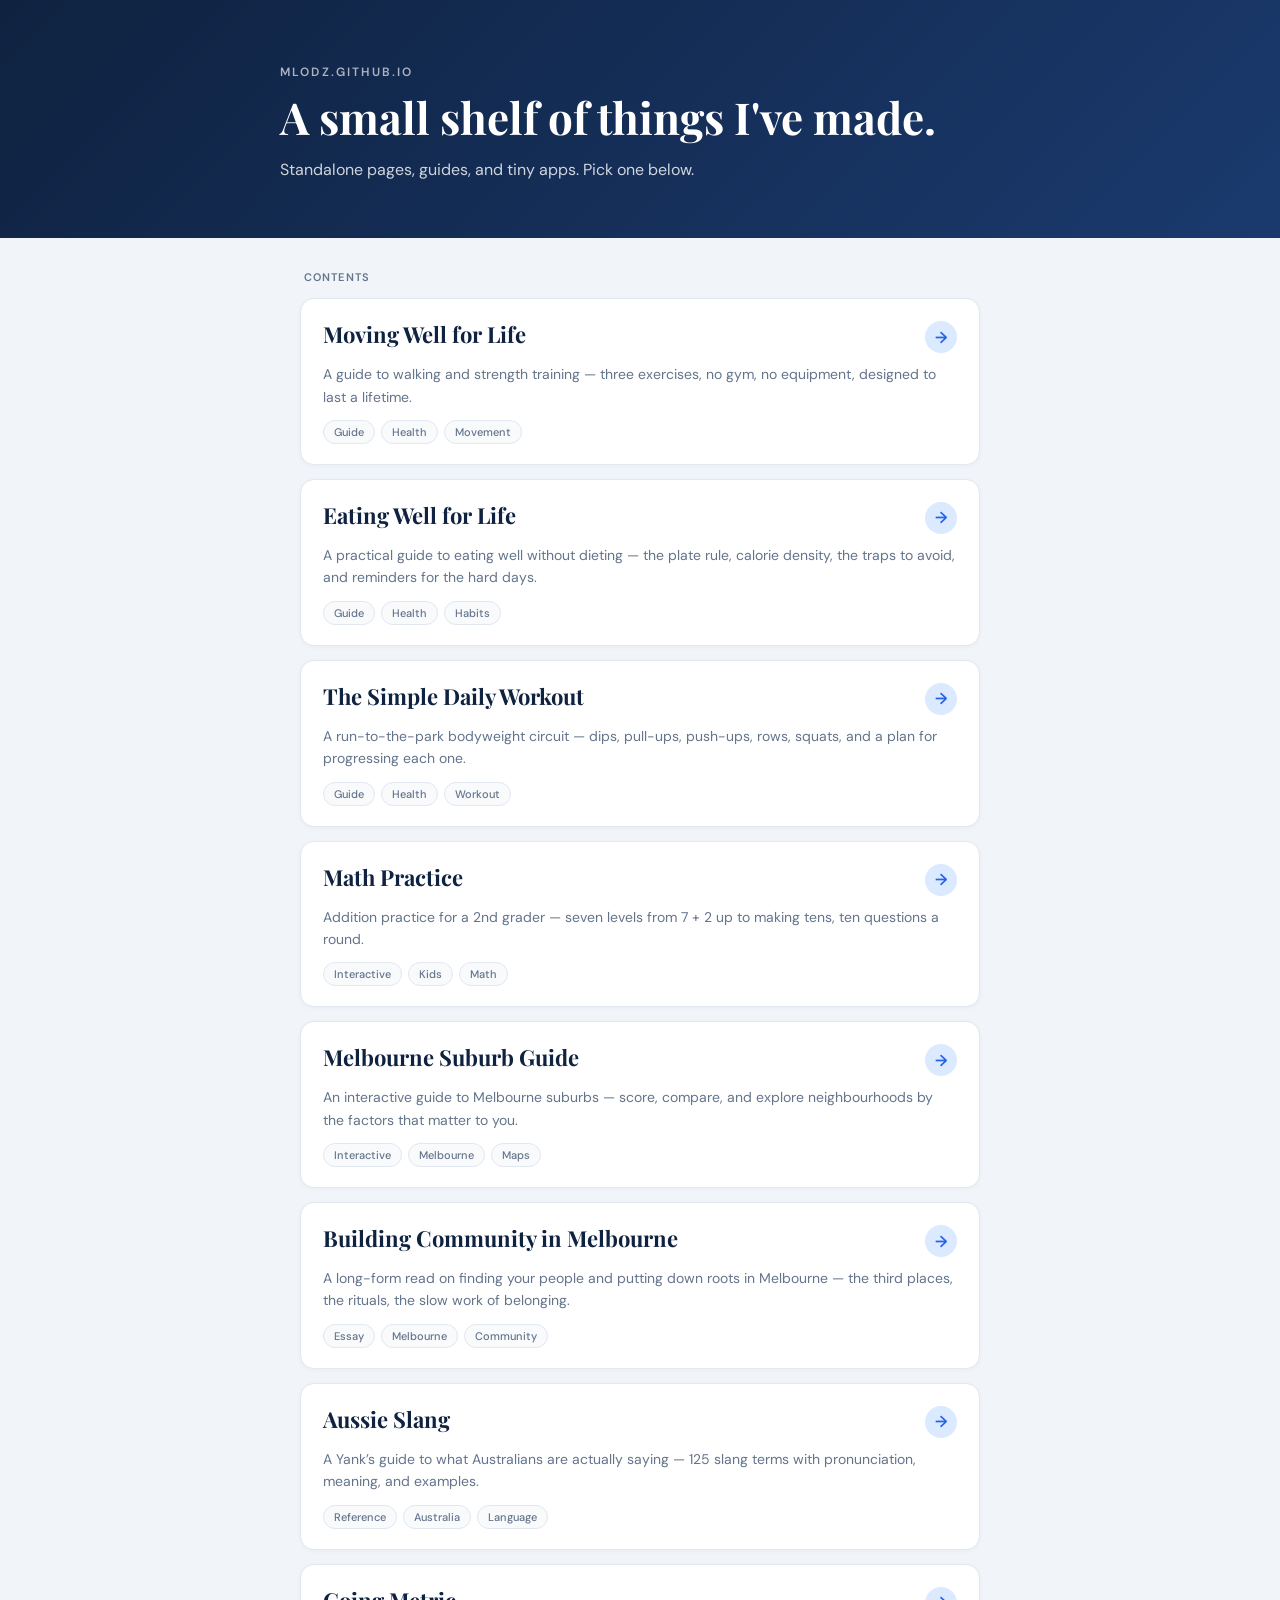
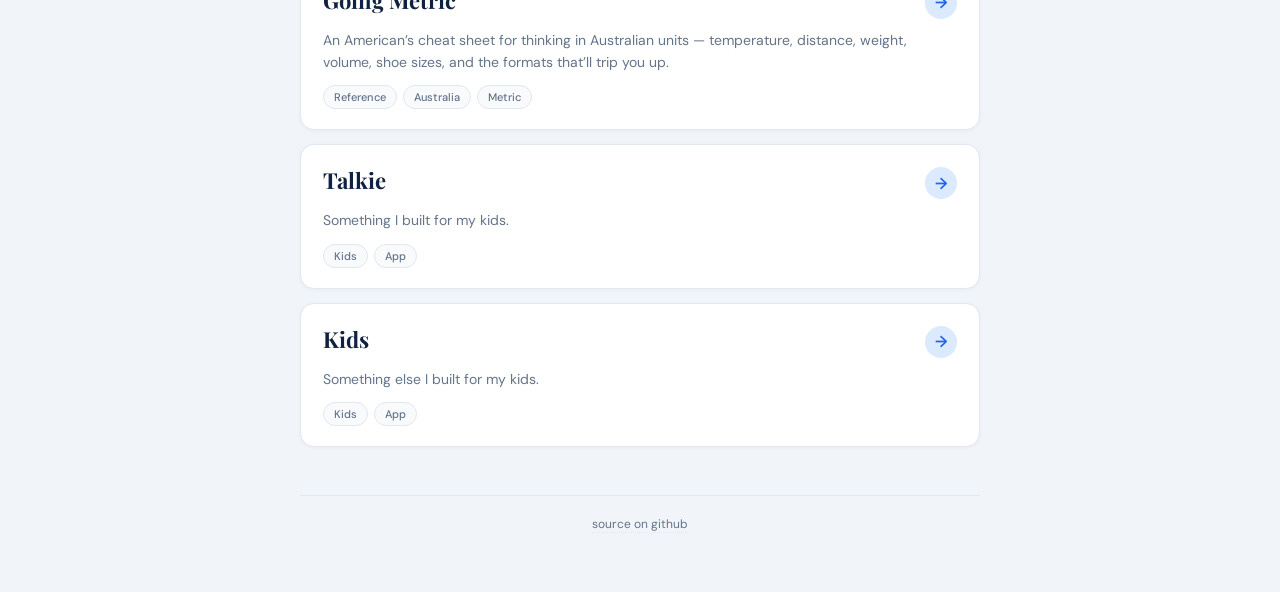
<file: index.html>
<!DOCTYPE html>
<html lang="en">
<head>
<meta charset="UTF-8">
<meta name="viewport" content="width=device-width, initial-scale=1.0, viewport-fit=cover">
<title>mlodz.github.io</title>
<link rel="icon" type="image/svg+xml" href="./icon.svg">
<link rel="apple-touch-icon" href="./icon-180.png">
<meta name="apple-mobile-web-app-title" content="mlodz">
<meta name="apple-mobile-web-app-capable" content="yes">
<meta name="mobile-web-app-capable" content="yes">
<meta name="apple-mobile-web-app-status-bar-style" content="black-translucent">
<meta name="theme-color" content="#0f2240">
<link rel="preconnect" href="https://fonts.googleapis.com">
<link rel="preconnect" href="https://fonts.gstatic.com" crossorigin>
<link href="https://fonts.googleapis.com/css2?family=Playfair+Display:wght@600;700&family=DM+Sans:wght@300;400;500;600&display=swap" rel="stylesheet">
<style>
  *, *::before, *::after { box-sizing: border-box; margin: 0; padding: 0; }

  :root {
    --navy: #0f2240;
    --navy2: #1a3357;
    --blue: #2563eb;
    --blue-lt: #dbeafe;
    --gold: #c9922a;
    --bg: #f1f4f9;
    --surface: #ffffff;
    --border: #e2e8f0;
    --text: #1e293b;
    --muted: #64748b;
    --radius: 14px;
  }

  html, body {
    background: var(--bg);
    color: var(--text);
    font-family: 'DM Sans', sans-serif;
    min-height: 100%;
    -webkit-font-smoothing: antialiased;
  }

  .wrap {
    max-width: 720px;
    margin: 0 auto;
    padding: 0 20px 60px;
  }

  .hero {
    background: linear-gradient(135deg, var(--navy) 0%, #1a3a6e 100%);
    color: #fff;
    padding: 64px 20px 56px;
    margin-bottom: 32px;
  }

  .hero-inner {
    max-width: 720px;
    margin: 0 auto;
  }

  .hero .eyebrow {
    font-size: 12px;
    font-weight: 600;
    letter-spacing: 0.18em;
    text-transform: uppercase;
    opacity: 0.65;
    margin-bottom: 12px;
  }

  .hero h1 {
    font-family: 'Playfair Display', serif;
    font-size: clamp(32px, 5vw, 44px);
    font-weight: 700;
    line-height: 1.15;
    margin-bottom: 14px;
  }

  .hero p {
    font-size: 16px;
    line-height: 1.6;
    opacity: 0.8;
    max-width: 540px;
  }

  .section-label {
    font-size: 11px;
    font-weight: 600;
    letter-spacing: 0.1em;
    text-transform: uppercase;
    color: var(--muted);
    margin-bottom: 14px;
    padding-left: 4px;
  }

  .topics {
    display: grid;
    gap: 14px;
  }

  .topic-card {
    display: block;
    background: var(--surface);
    border: 1.5px solid var(--border);
    border-radius: var(--radius);
    padding: 22px 22px 20px;
    text-decoration: none;
    color: inherit;
    box-shadow: 0 1px 4px rgba(0, 0, 0, 0.04);
    transition: transform 0.15s ease, box-shadow 0.15s ease, border-color 0.15s ease;
  }

  .topic-card:hover {
    transform: translateY(-2px);
    border-color: var(--blue-lt);
    box-shadow: 0 6px 20px rgba(15, 34, 64, 0.08);
  }

  .topic-card:active {
    transform: translateY(0);
  }

  .topic-head {
    display: flex;
    align-items: flex-start;
    justify-content: space-between;
    gap: 14px;
    margin-bottom: 10px;
  }

  .topic-title {
    font-family: 'Playfair Display', serif;
    font-size: 22px;
    font-weight: 700;
    color: var(--navy);
    line-height: 1.25;
  }

  .topic-arrow {
    flex-shrink: 0;
    width: 32px;
    height: 32px;
    border-radius: 50%;
    background: var(--blue-lt);
    color: var(--blue);
    display: flex;
    align-items: center;
    justify-content: center;
    font-size: 16px;
    font-weight: 600;
    transition: background 0.15s ease, color 0.15s ease;
  }

  .topic-card:hover .topic-arrow {
    background: var(--blue);
    color: #fff;
  }

  .topic-desc {
    font-size: 14px;
    line-height: 1.6;
    color: var(--muted);
    margin-bottom: 12px;
  }

  .topic-tags {
    display: flex;
    flex-wrap: wrap;
    gap: 6px;
  }

  .tag {
    font-size: 11px;
    font-weight: 500;
    padding: 4px 10px;
    border-radius: 20px;
    background: #f8fafc;
    border: 1px solid var(--border);
    color: var(--muted);
  }

  footer {
    margin-top: 48px;
    padding-top: 20px;
    border-top: 1px solid var(--border);
    font-size: 12px;
    color: var(--muted);
    text-align: center;
  }

  footer a {
    color: var(--muted);
    text-decoration: none;
    border-bottom: 1px dotted var(--border);
  }

  footer a:hover { color: var(--blue); }
</style>
</head>
<body>

<section class="hero">
  <div class="hero-inner">
    <div class="eyebrow">mlodz.github.io</div>
    <h1>A small shelf of things I've made.</h1>
    <p>Standalone pages, guides, and tiny apps. Pick one below.</p>
  </div>
</section>

<main class="wrap">
  <div class="section-label">Contents</div>

  <div class="topics">

    <a class="topic-card" href="./moving-well-for-life/index.html">
      <div class="topic-head">
        <div class="topic-title">Moving Well for Life</div>
        <div class="topic-arrow" aria-hidden="true">&rarr;</div>
      </div>
      <p class="topic-desc">
        A guide to walking and strength training &mdash; three exercises, no gym, no equipment, designed to last a lifetime.
      </p>
      <div class="topic-tags">
        <span class="tag">Guide</span>
        <span class="tag">Health</span>
        <span class="tag">Movement</span>
      </div>
    </a>

    <a class="topic-card" href="./eating-well-for-life/index.html">
      <div class="topic-head">
        <div class="topic-title">Eating Well for Life</div>
        <div class="topic-arrow" aria-hidden="true">&rarr;</div>
      </div>
      <p class="topic-desc">
        A practical guide to eating well without dieting &mdash; the plate rule, calorie density, the traps to avoid, and reminders for the hard days.
      </p>
      <div class="topic-tags">
        <span class="tag">Guide</span>
        <span class="tag">Health</span>
        <span class="tag">Habits</span>
      </div>
    </a>

    <a class="topic-card" href="./simple-daily-workout/index.html">
      <div class="topic-head">
        <div class="topic-title">The Simple Daily Workout</div>
        <div class="topic-arrow" aria-hidden="true">&rarr;</div>
      </div>
      <p class="topic-desc">
        A run-to-the-park bodyweight circuit &mdash; dips, pull-ups, push-ups, rows, squats, and a plan for progressing each one.
      </p>
      <div class="topic-tags">
        <span class="tag">Guide</span>
        <span class="tag">Health</span>
        <span class="tag">Workout</span>
      </div>
    </a>

    <a class="topic-card" href="./math-practice/index.html">
      <div class="topic-head">
        <div class="topic-title">Math Practice</div>
        <div class="topic-arrow" aria-hidden="true">&rarr;</div>
      </div>
      <p class="topic-desc">
        Addition practice for a 2nd grader &mdash; seven levels from 7&nbsp;+&nbsp;2 up to making tens, ten questions a round.
      </p>
      <div class="topic-tags">
        <span class="tag">Interactive</span>
        <span class="tag">Kids</span>
        <span class="tag">Math</span>
      </div>
    </a>

    <a class="topic-card" href="./melbourne-suburb-guide/index.html">
      <div class="topic-head">
        <div class="topic-title">Melbourne Suburb Guide</div>
        <div class="topic-arrow" aria-hidden="true">&rarr;</div>
      </div>
      <p class="topic-desc">
        An interactive guide to Melbourne suburbs &mdash; score, compare, and explore neighbourhoods by the factors that matter to you.
      </p>
      <div class="topic-tags">
        <span class="tag">Interactive</span>
        <span class="tag">Melbourne</span>
        <span class="tag">Maps</span>
      </div>
    </a>

    <a class="topic-card" href="./melbourne-community-guide/index.html">
      <div class="topic-head">
        <div class="topic-title">Building Community in Melbourne</div>
        <div class="topic-arrow" aria-hidden="true">&rarr;</div>
      </div>
      <p class="topic-desc">
        A long-form read on finding your people and putting down roots in Melbourne &mdash; the third places, the rituals, the slow work of belonging.
      </p>
      <div class="topic-tags">
        <span class="tag">Essay</span>
        <span class="tag">Melbourne</span>
        <span class="tag">Community</span>
      </div>
    </a>

    <a class="topic-card" href="./aussie-slang/index.html">
      <div class="topic-head">
        <div class="topic-title">Aussie Slang</div>
        <div class="topic-arrow" aria-hidden="true">&rarr;</div>
      </div>
      <p class="topic-desc">
        A Yank&rsquo;s guide to what Australians are actually saying &mdash; 125 slang terms with pronunciation, meaning, and examples.
      </p>
      <div class="topic-tags">
        <span class="tag">Reference</span>
        <span class="tag">Australia</span>
        <span class="tag">Language</span>
      </div>
    </a>

    <a class="topic-card" href="./australian-measurements/index.html">
      <div class="topic-head">
        <div class="topic-title">Going Metric</div>
        <div class="topic-arrow" aria-hidden="true">&rarr;</div>
      </div>
      <p class="topic-desc">
        An American&rsquo;s cheat sheet for thinking in Australian units &mdash; temperature, distance, weight, volume, shoe sizes, and the formats that&rsquo;ll trip you up.
      </p>
      <div class="topic-tags">
        <span class="tag">Reference</span>
        <span class="tag">Australia</span>
        <span class="tag">Metric</span>
      </div>
    </a>

    <a class="topic-card" href="https://talkie.mlodzianoski.com/">
      <div class="topic-head">
        <div class="topic-title">Talkie</div>
        <div class="topic-arrow" aria-hidden="true">&rarr;</div>
      </div>
      <p class="topic-desc">
        Something I built for my kids.
      </p>
      <div class="topic-tags">
        <span class="tag">Kids</span>
        <span class="tag">App</span>
      </div>
    </a>

    <a class="topic-card" href="https://kids.mlodzianoski.com/">
      <div class="topic-head">
        <div class="topic-title">Kids</div>
        <div class="topic-arrow" aria-hidden="true">&rarr;</div>
      </div>
      <p class="topic-desc">
        Something else I built for my kids.
      </p>
      <div class="topic-tags">
        <span class="tag">Kids</span>
        <span class="tag">App</span>
      </div>
    </a>

  </div>

  <footer>
    <a href="https://github.com/mlodz/mlodz.github.io">source on github</a>
  </footer>
</main>

</body>
</html>
</file>
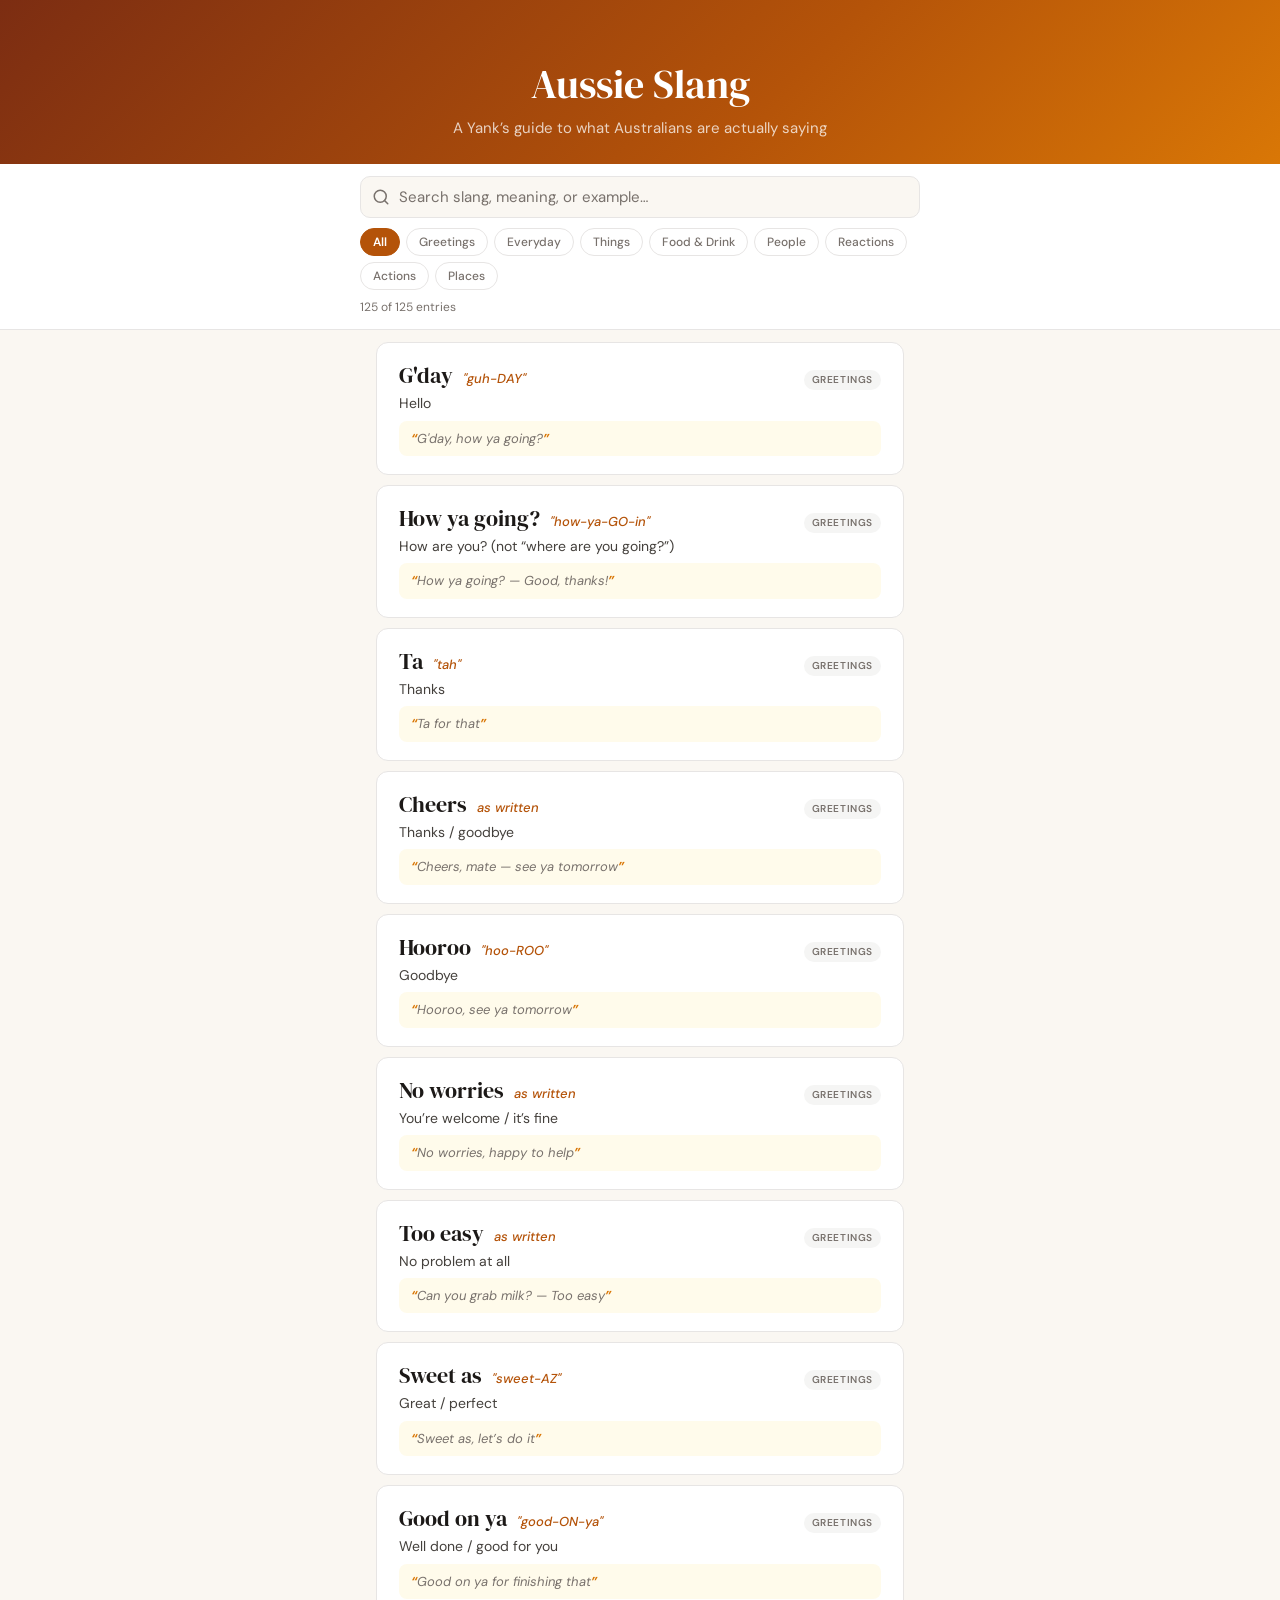
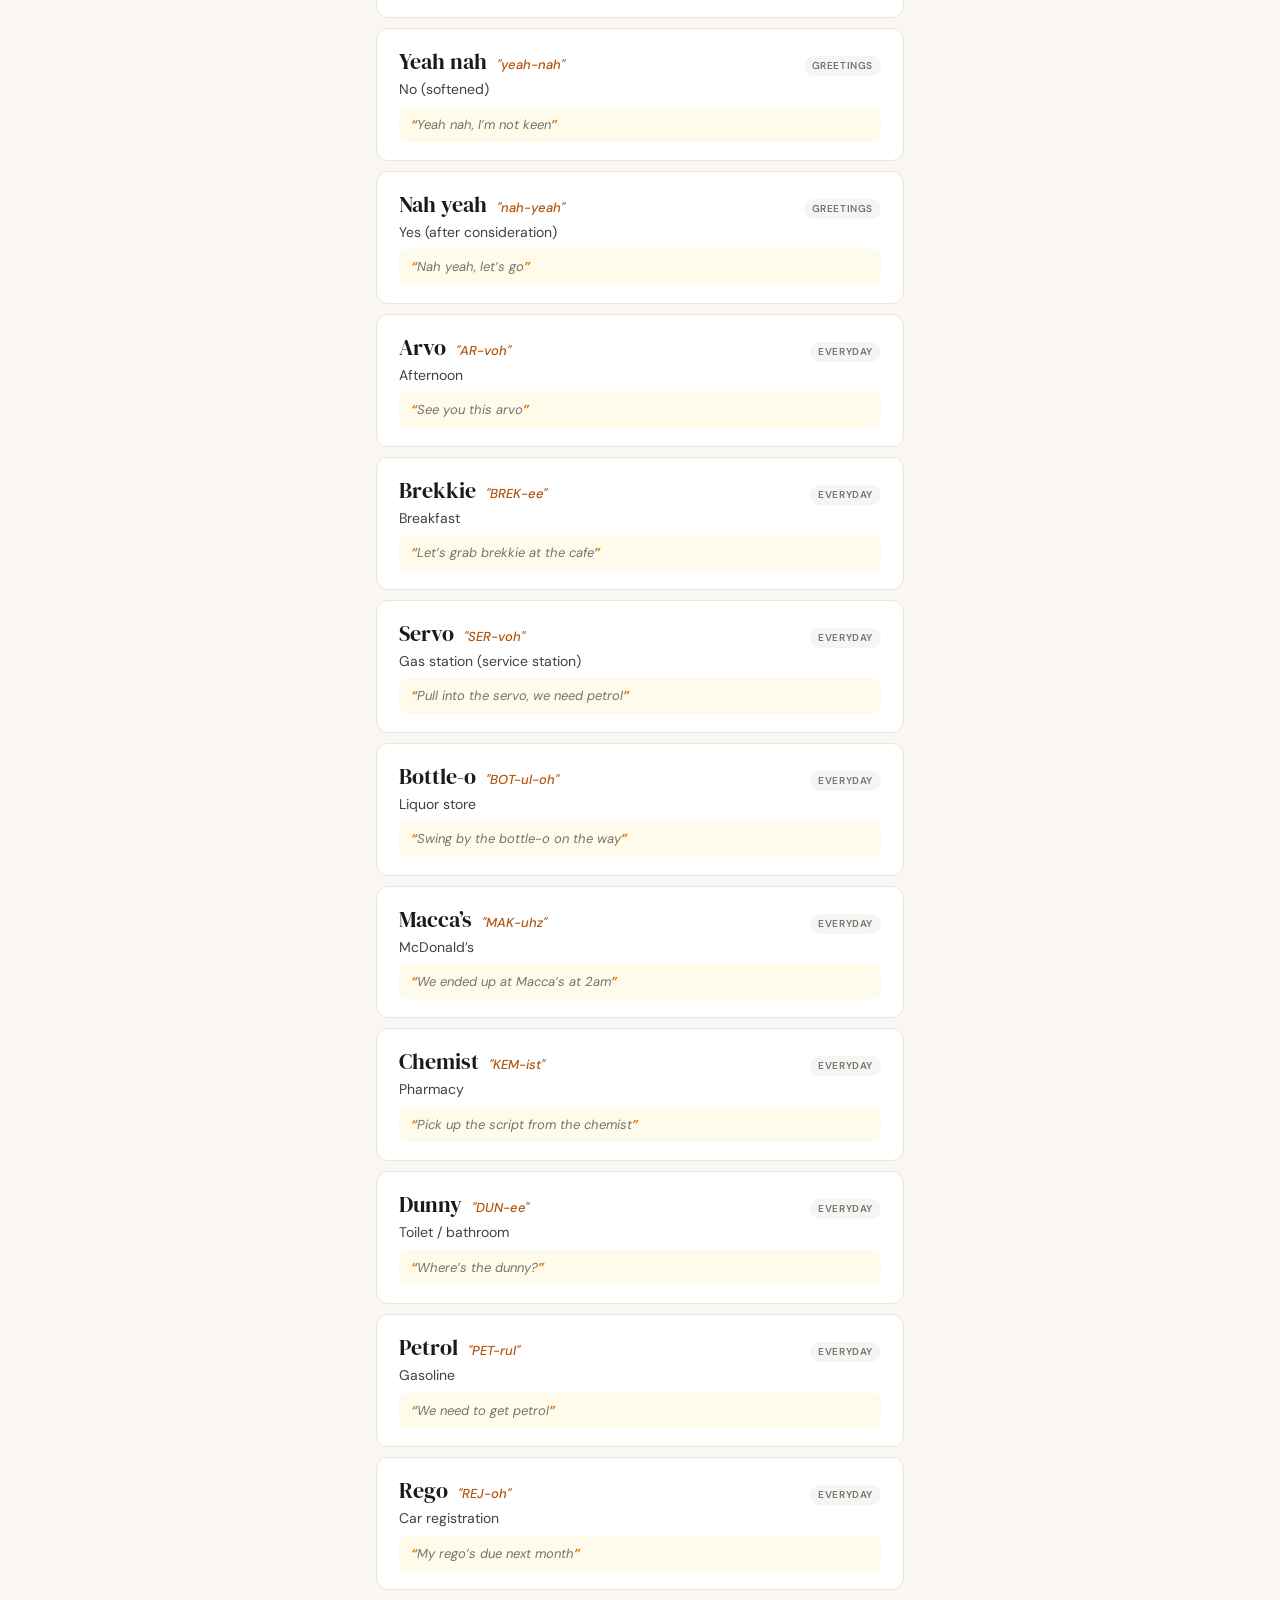
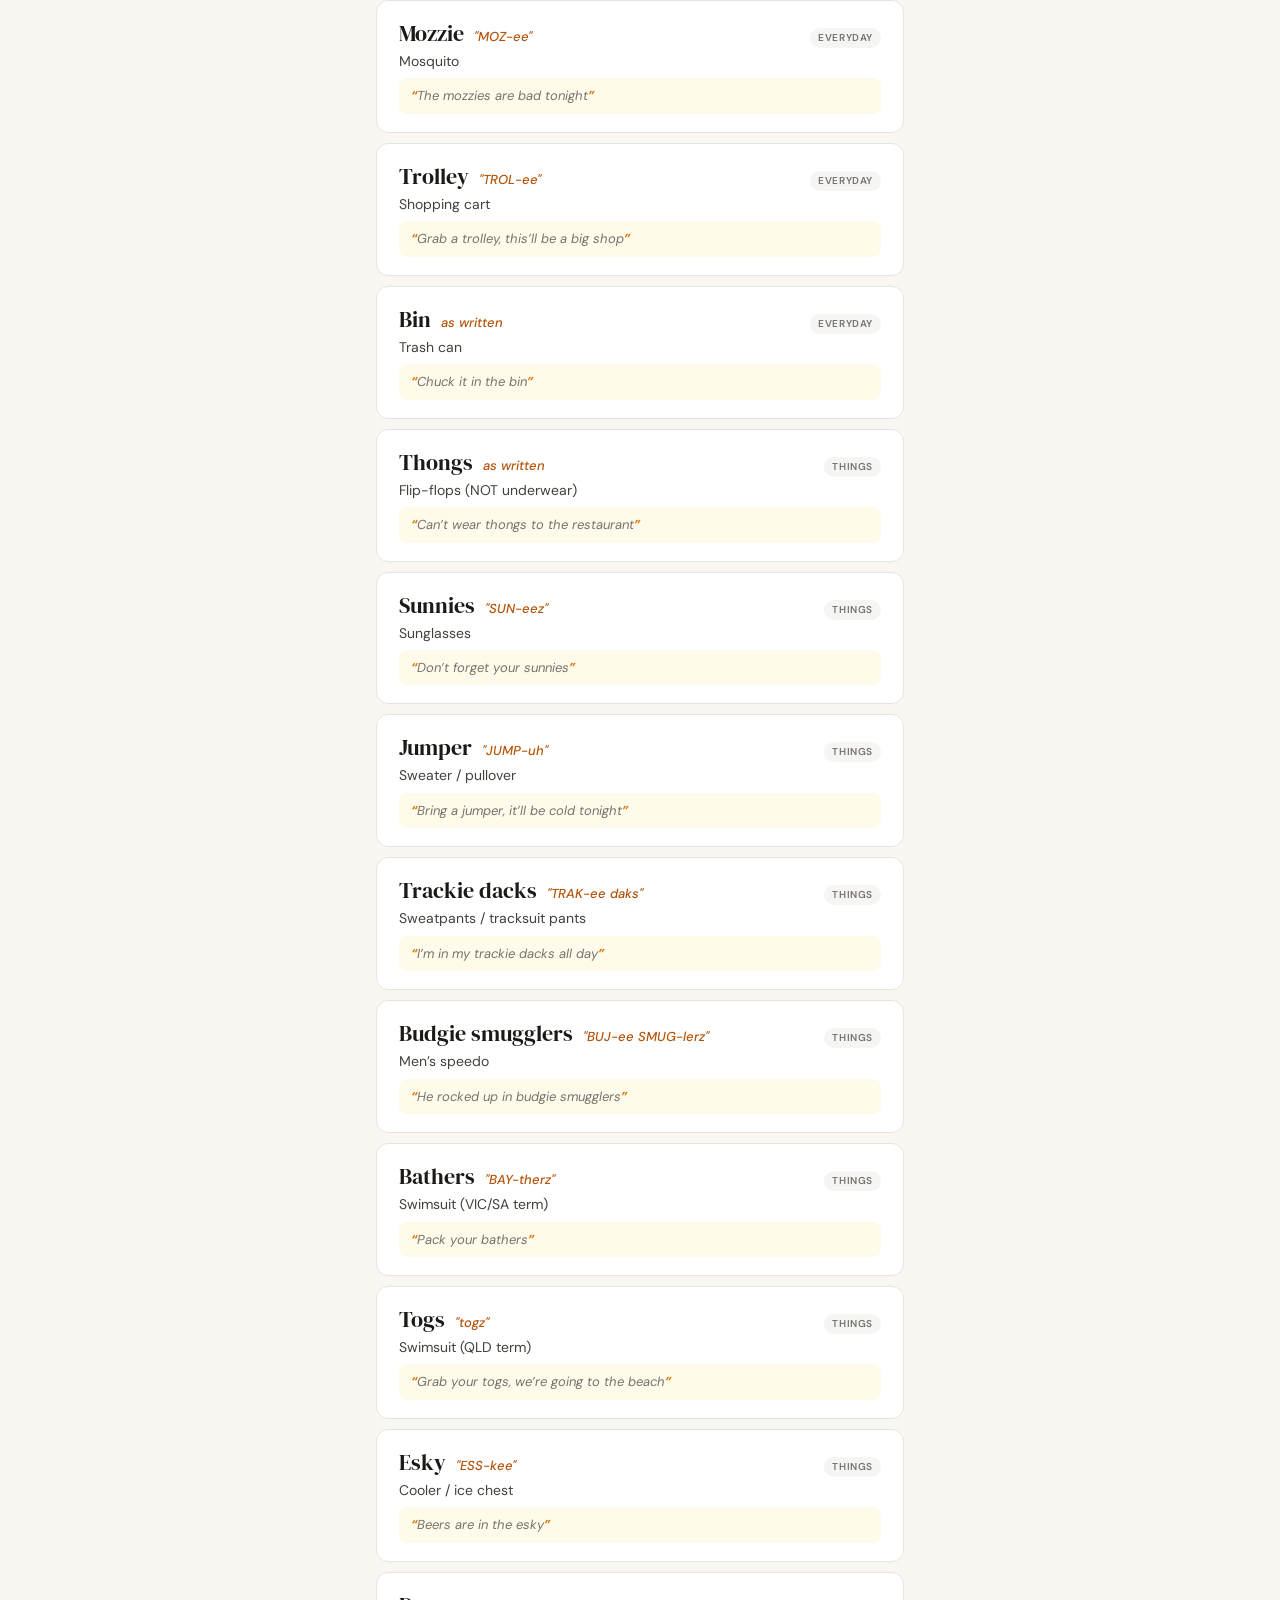
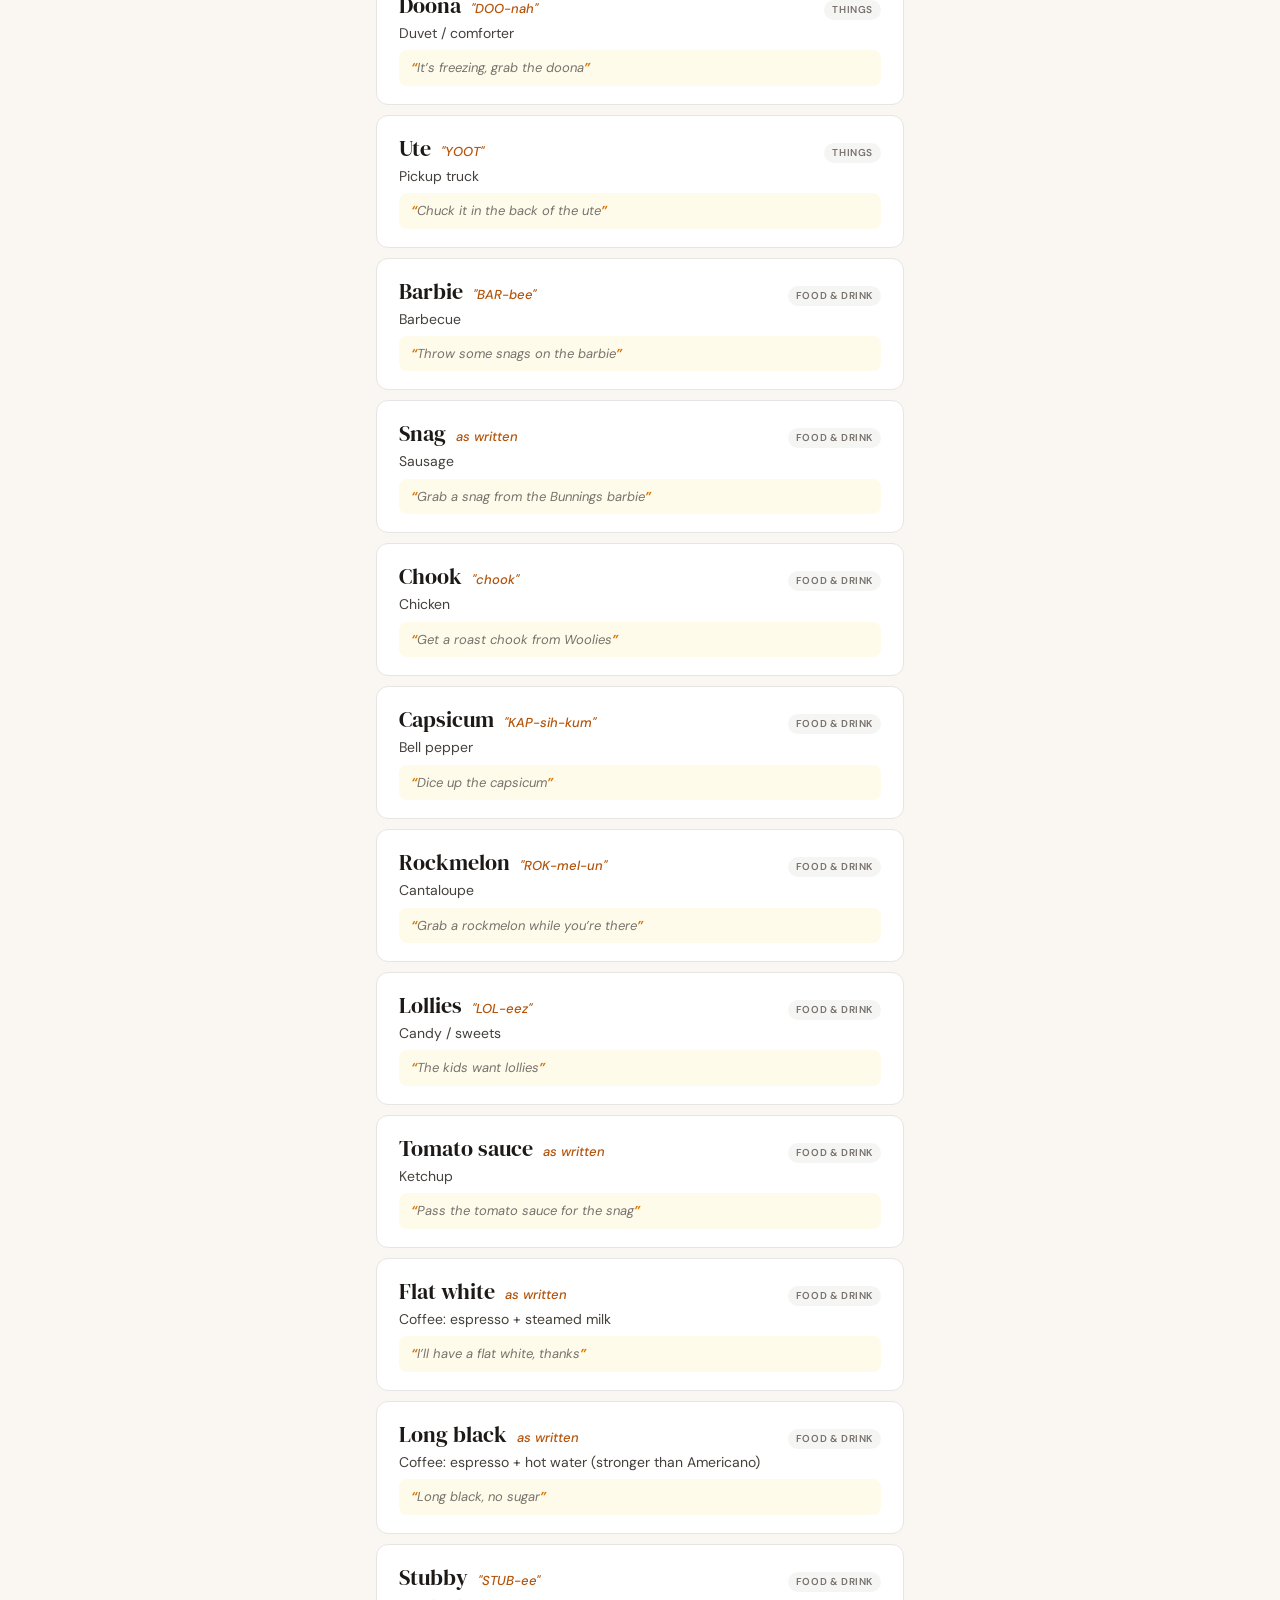
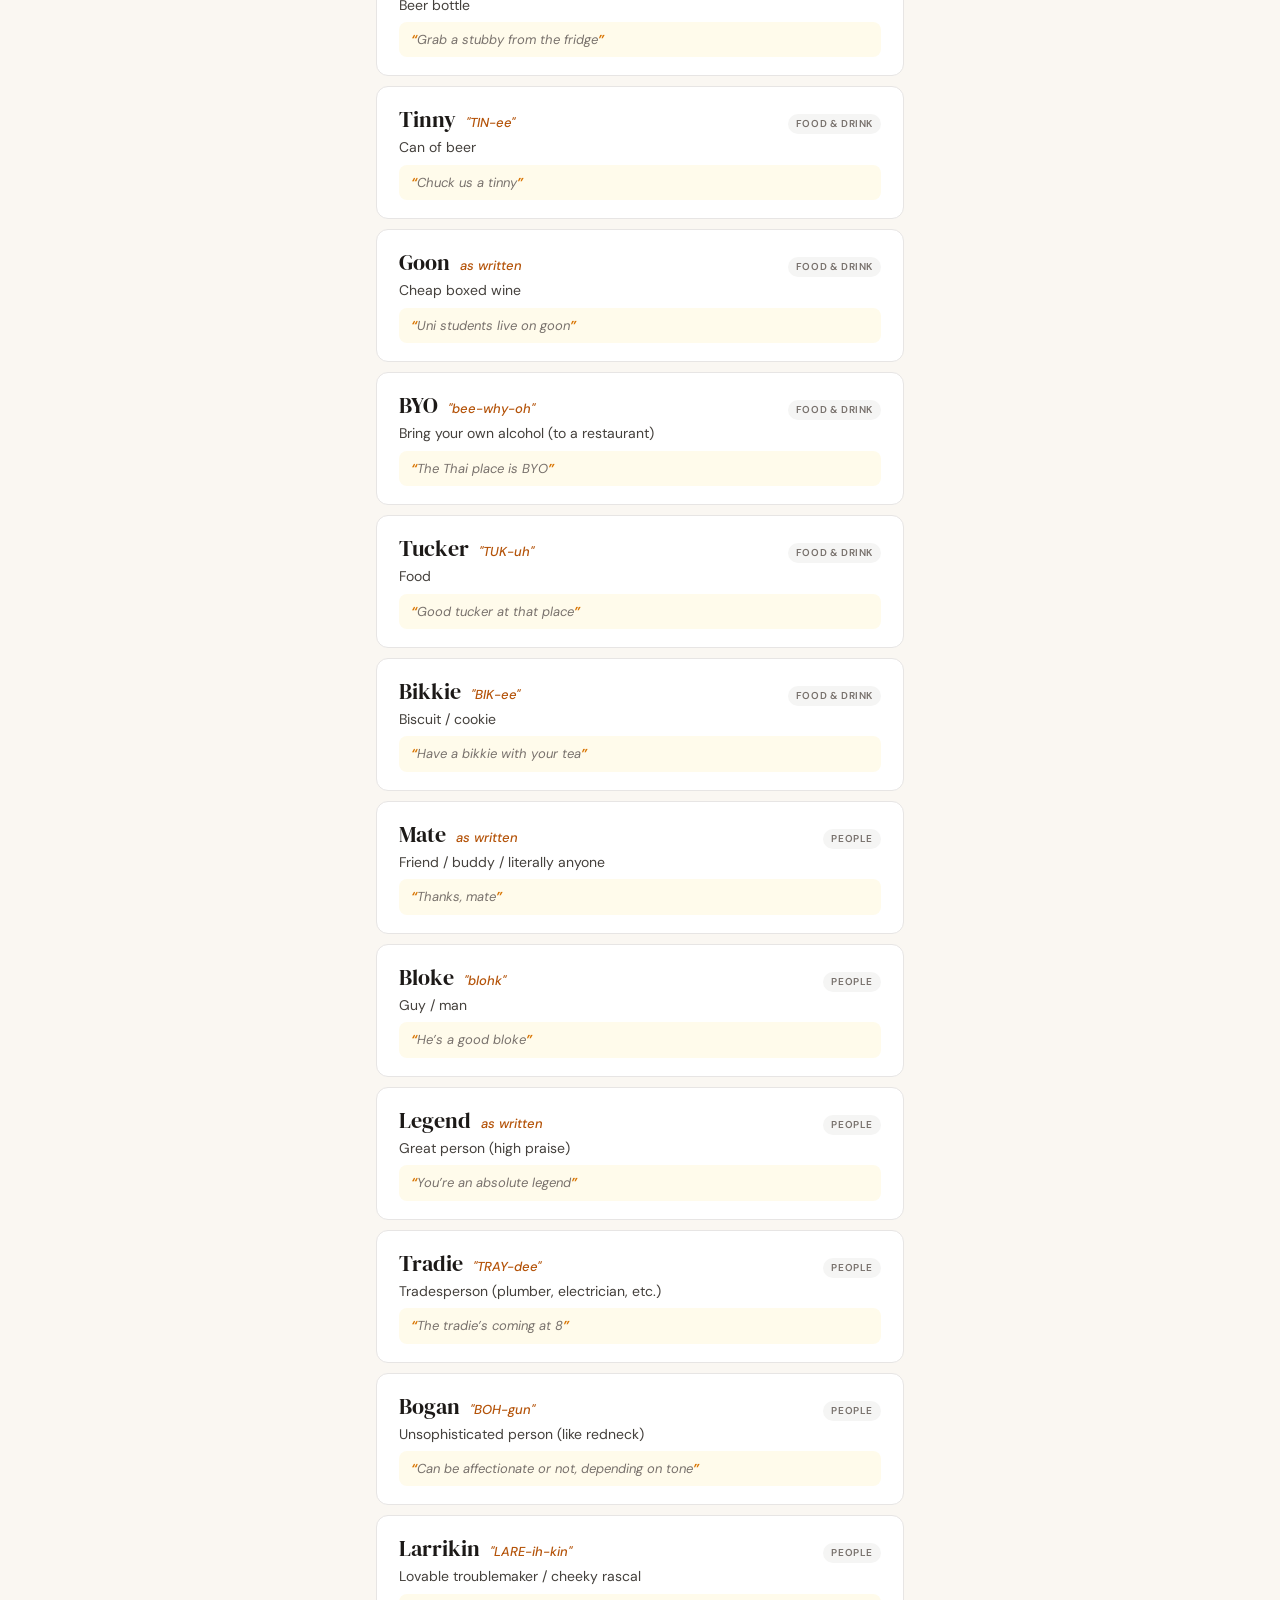
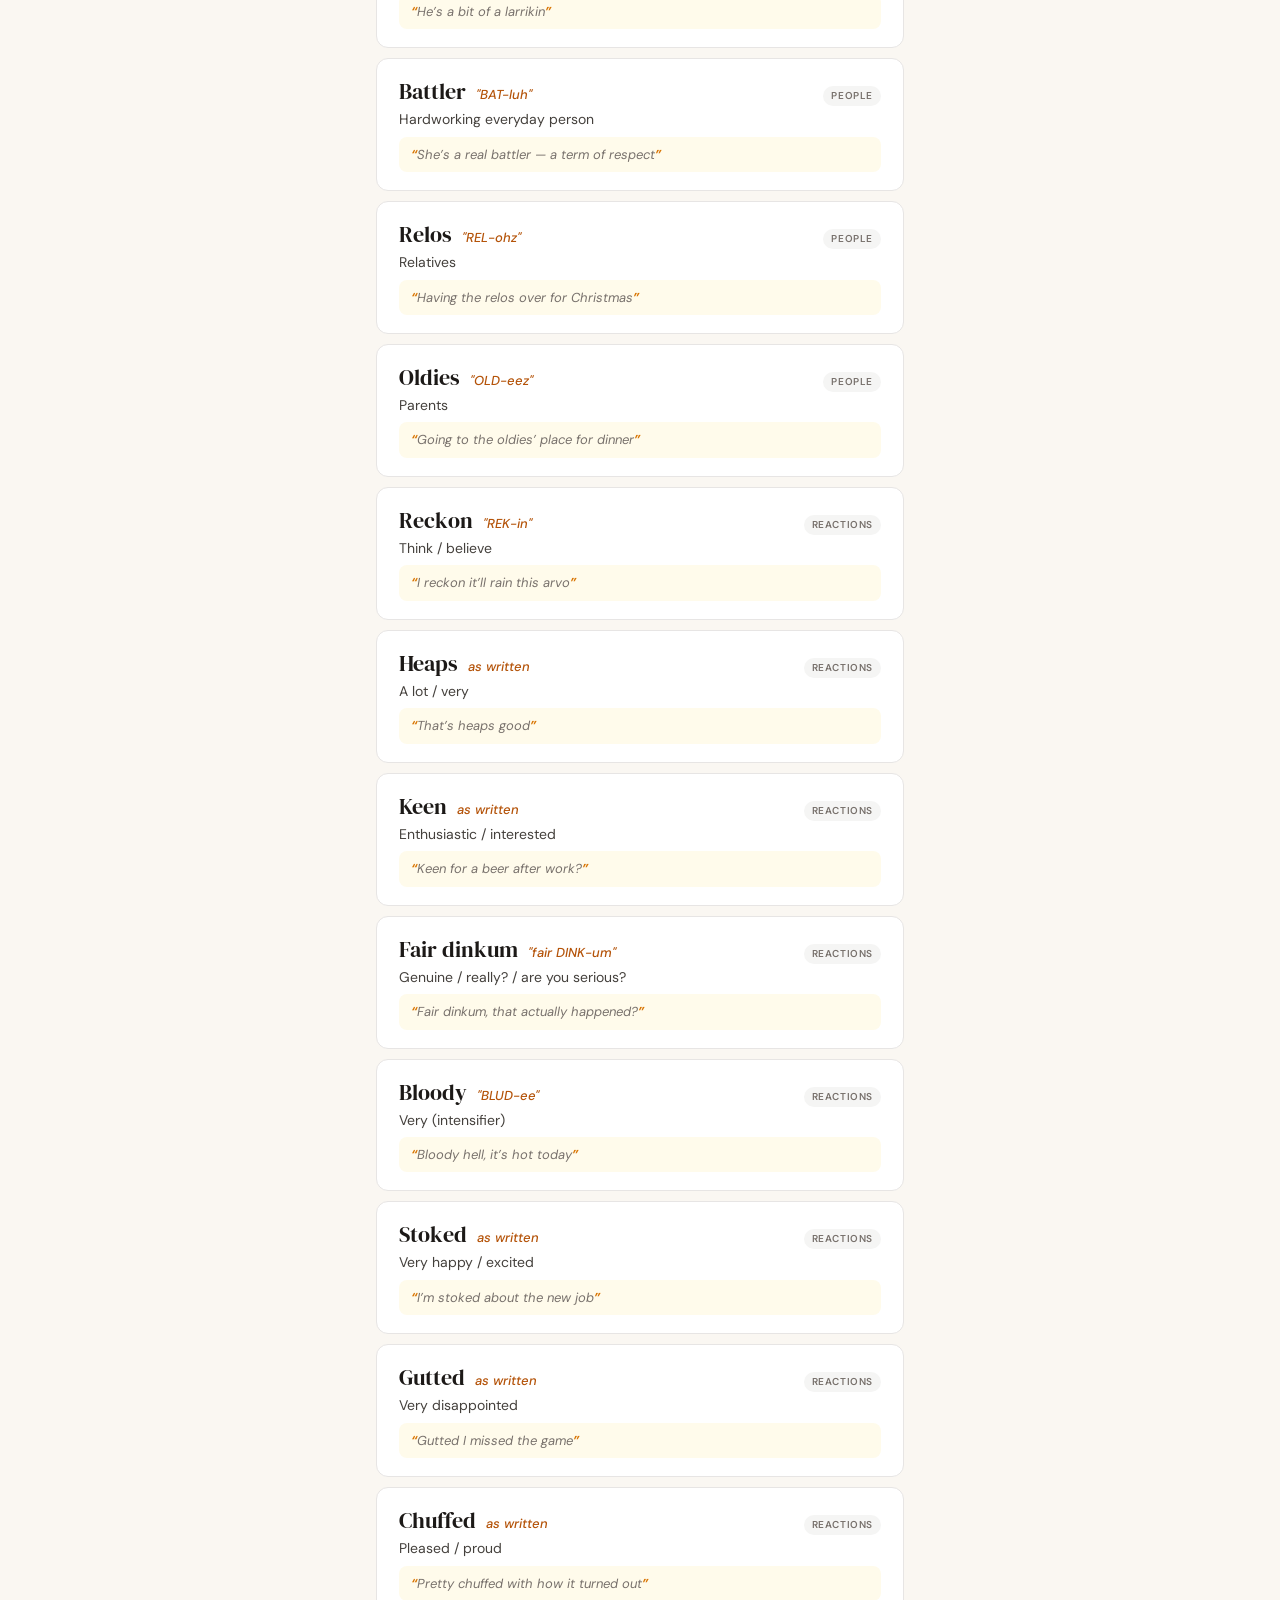
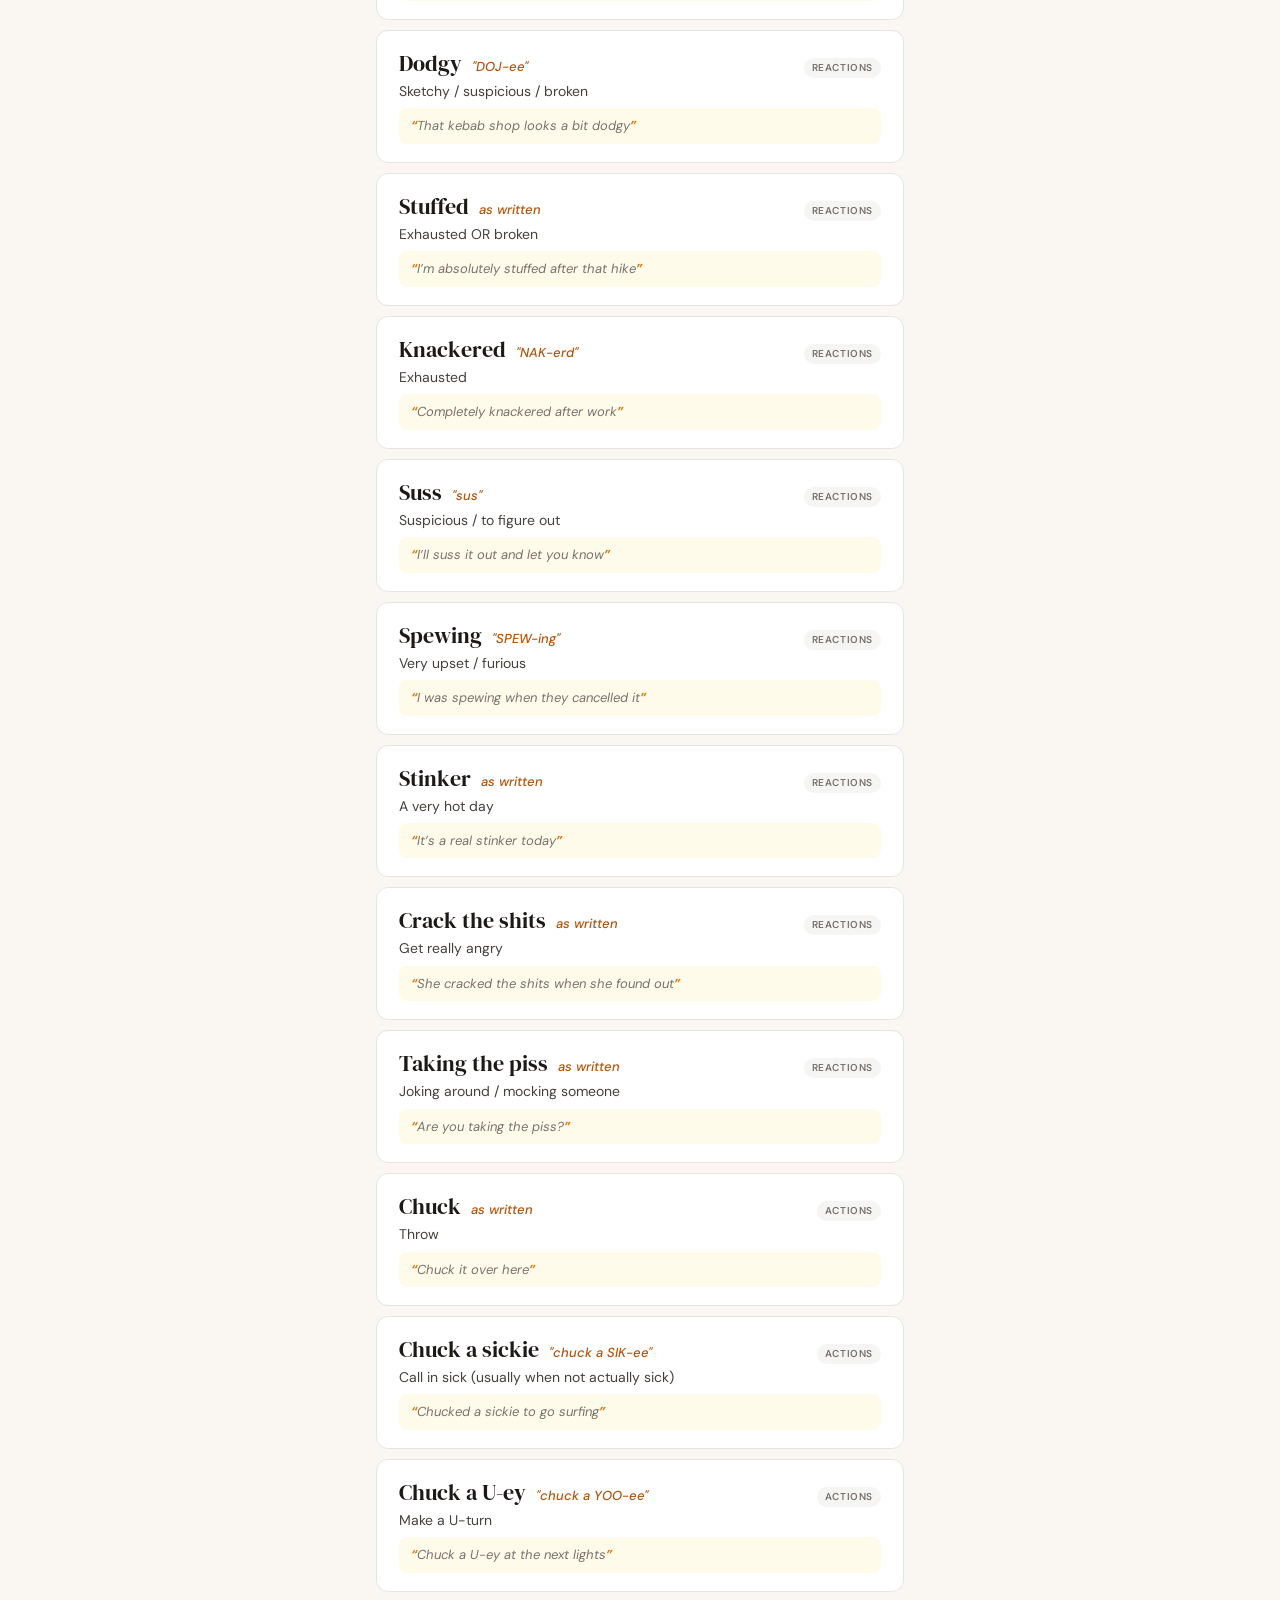
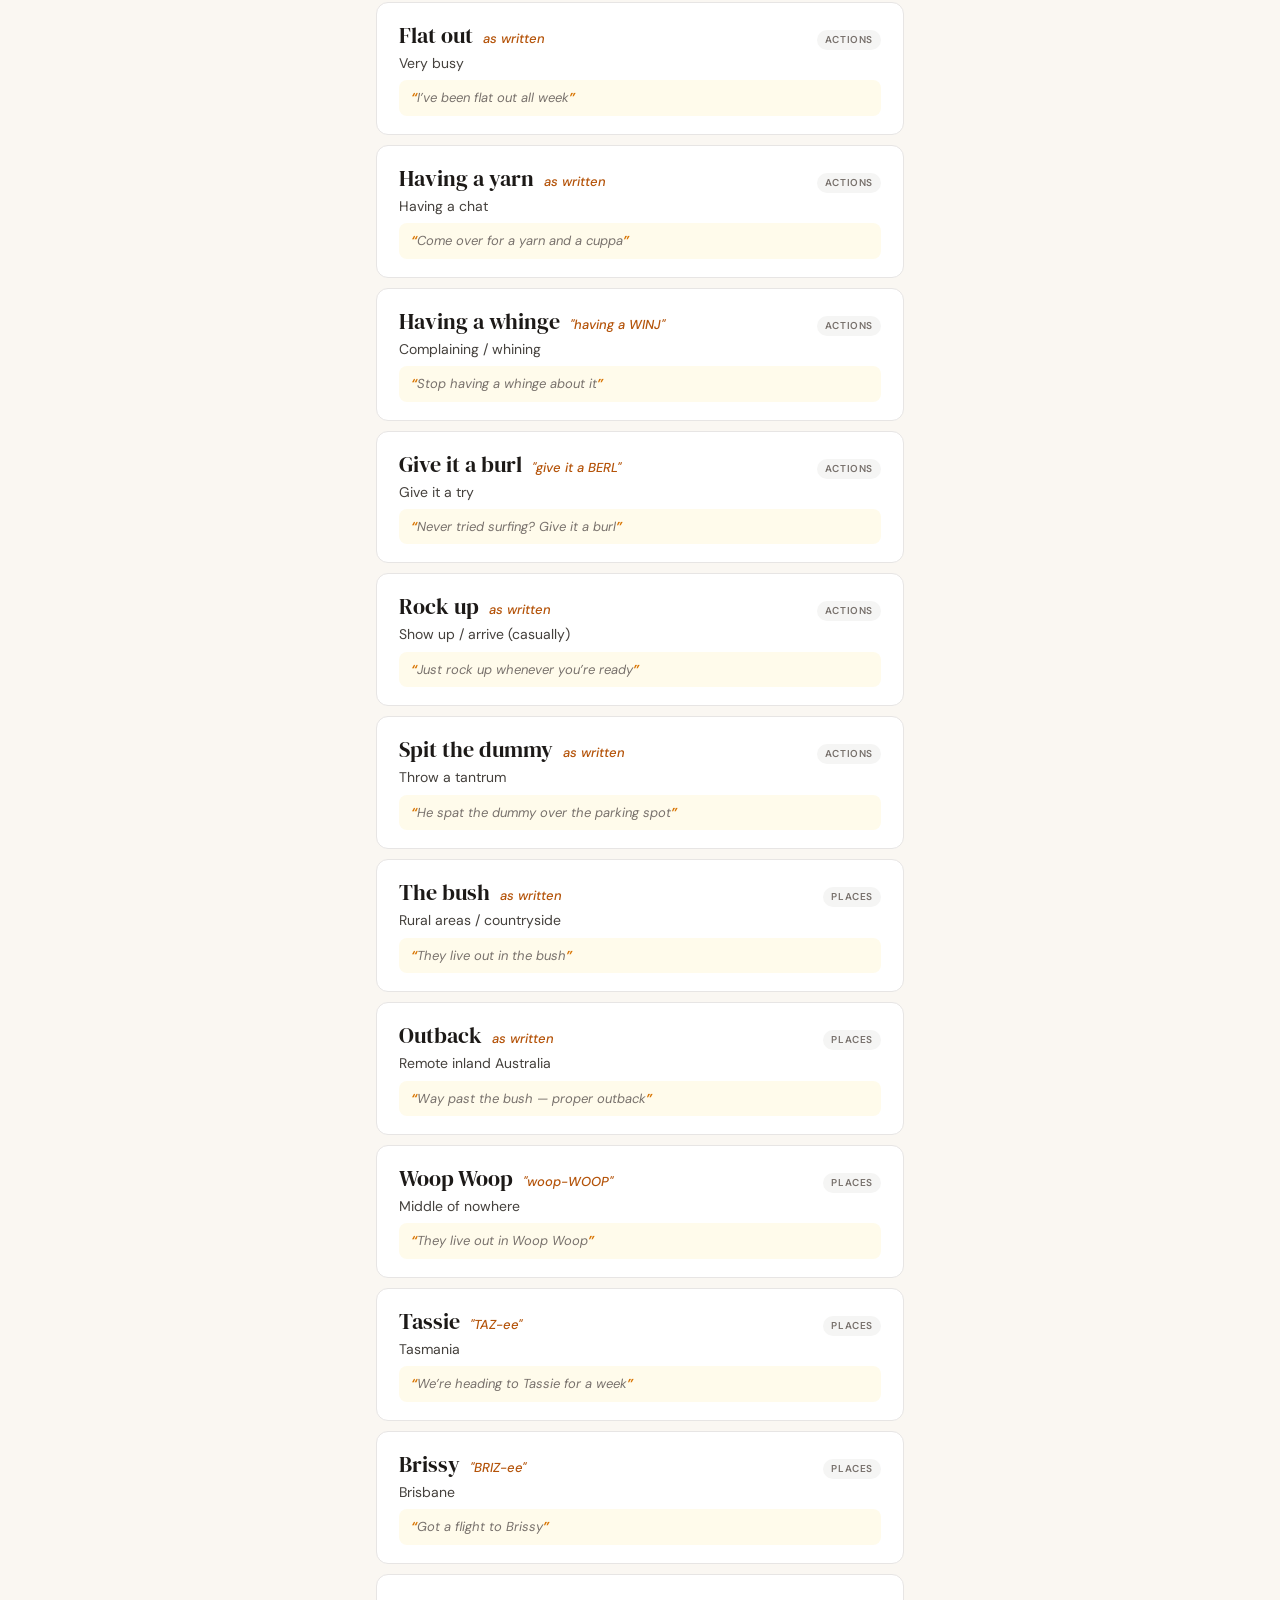
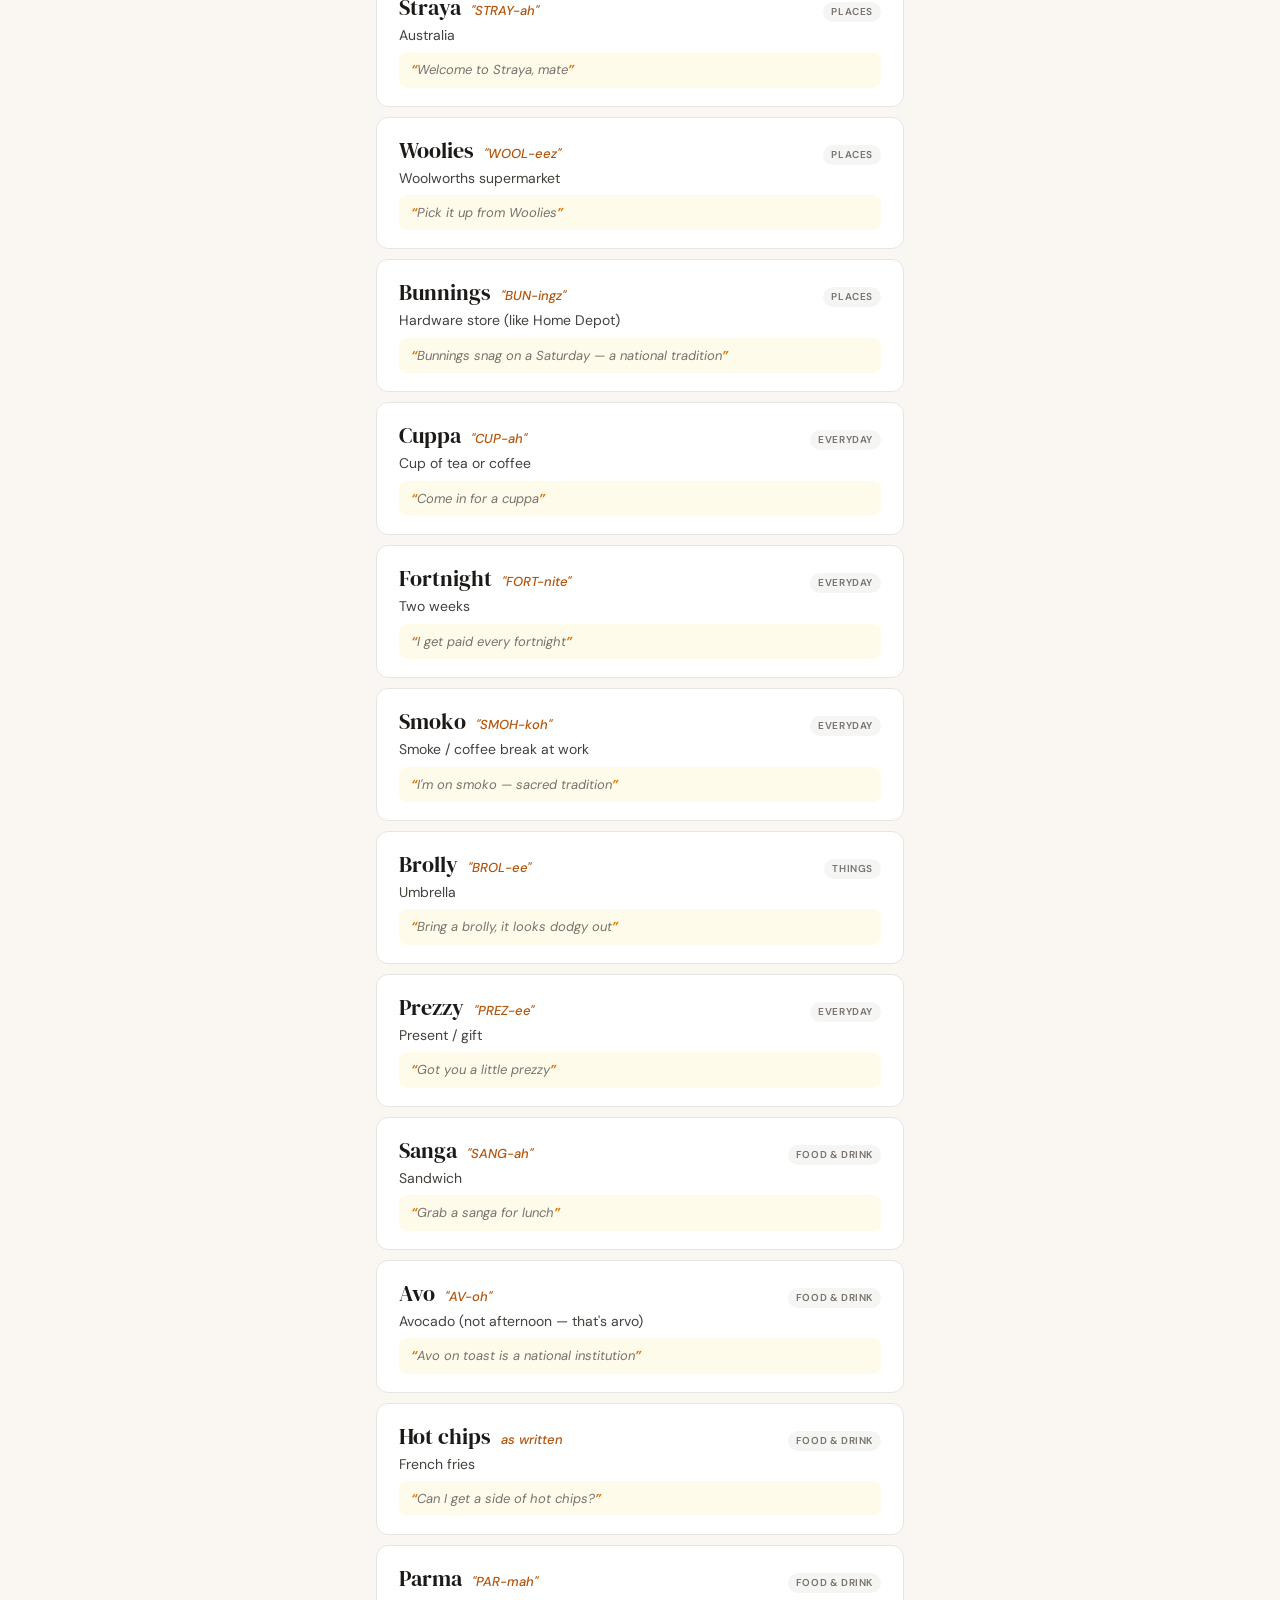
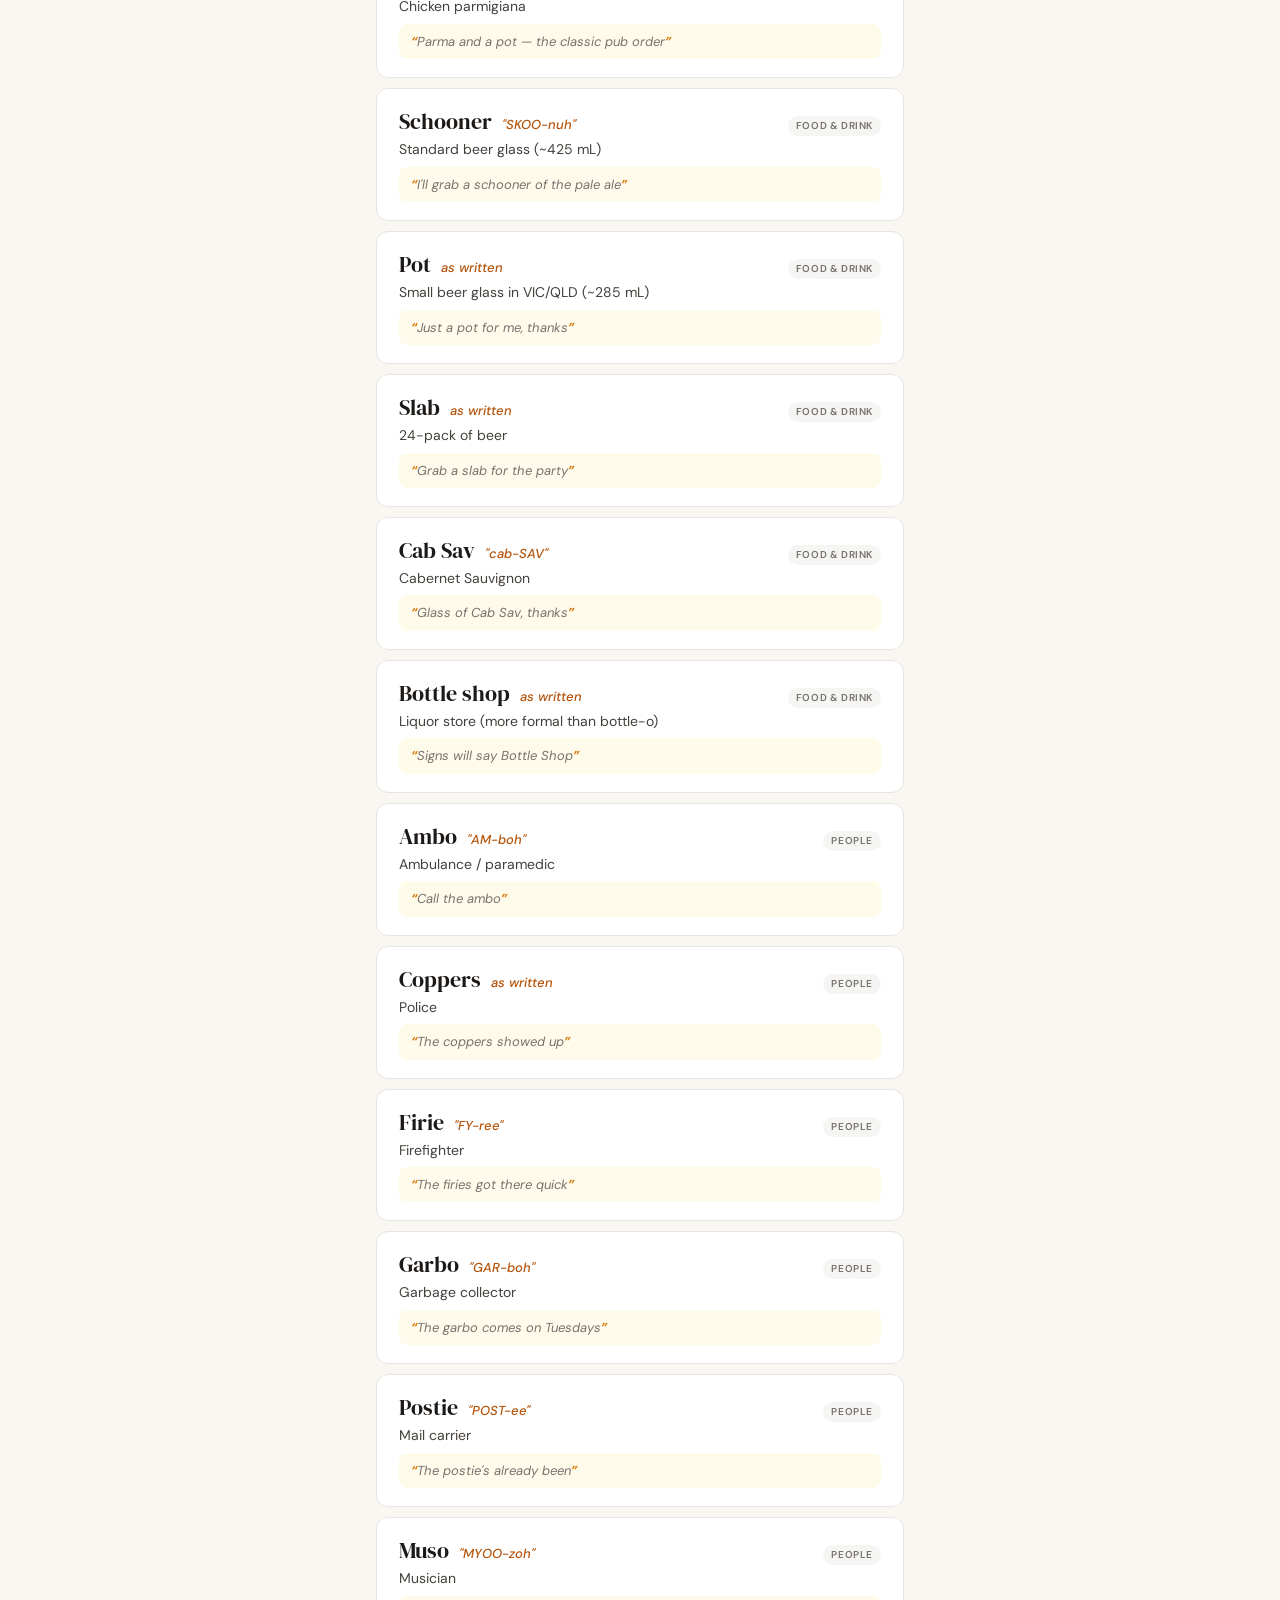
<file: aussie-slang/index.html>
<!DOCTYPE html>
<html lang="en">
<head>
<meta charset="UTF-8">
<meta name="viewport" content="width=device-width, initial-scale=1.0, viewport-fit=cover">
<title>Aussie Slang — A Yank's Guide</title>
<link rel="icon" type="image/svg+xml" href="./icon.svg">
<link rel="apple-touch-icon" href="./icon-180.png">
<meta name="apple-mobile-web-app-title" content="Slang">
<meta name="apple-mobile-web-app-capable" content="yes">
<meta name="mobile-web-app-capable" content="yes">
<meta name="apple-mobile-web-app-status-bar-style" content="black-translucent">
<meta name="theme-color" content="#b45309">
<link rel="preconnect" href="https://fonts.googleapis.com">
<link rel="preconnect" href="https://fonts.gstatic.com" crossorigin>
<link href="https://fonts.googleapis.com/css2?family=DM+Sans:wght@300;400;500;600;700&family=DM+Serif+Display&display=swap" rel="stylesheet">
<style>
*,*::before,*::after{box-sizing:border-box;margin:0;padding:0;}
:root{
  --amber:#b45309;
  --amber-dark:#7c2d12;
  --amber-mid:#d97706;
  --amber-light:#fef3c7;
  --amber-pale:#fffbeb;
  --sand:#faf7f2;
  --surface:#fff;
  --text:#1c1917;
  --text-mid:#44403c;
  --text-light:#78716c;
  --border:#e7e5e4;
  --border-light:#f5f5f4;
  --radius:12px;
}
html{-webkit-text-size-adjust:100%;scroll-behavior:smooth;}
body{
  font-family:'DM Sans',system-ui,sans-serif;
  background:var(--sand);
  color:var(--text-mid);
  line-height:1.6;
  -webkit-font-smoothing:antialiased;
  min-height:100dvh;
}

.hero{
  background:linear-gradient(135deg,var(--amber-dark) 0%,var(--amber) 60%,var(--amber-mid) 100%);
  color:#fff;
  padding:60px 20px 24px;
  text-align:center;
}
.hero h1{
  font-family:'DM Serif Display',serif;
  font-size:clamp(28px,6vw,40px);
  font-weight:400;
  line-height:1.2;
  margin-bottom:8px;
}
.hero p{
  font-size:15px;
  opacity:0.75;
  max-width:380px;
  margin:0 auto;
}

.controls{
  position:sticky;
  top:0;
  z-index:100;
  background:var(--surface);
  border-bottom:1.5px solid var(--border);
  padding:12px 16px;
}
.search-wrap{
  max-width:560px;
  margin:0 auto 10px;
  position:relative;
}
.search-wrap svg{
  position:absolute;
  left:12px;
  top:50%;
  transform:translateY(-50%);
  width:18px;
  height:18px;
  color:var(--text-light);
  pointer-events:none;
}
.search{
  width:100%;
  font-family:inherit;
  font-size:15px;
  padding:10px 14px 10px 38px;
  border:1.5px solid var(--border);
  border-radius:10px;
  background:var(--sand);
  color:var(--text);
  outline:none;
  transition:border-color 0.2s;
}
.search:focus{border-color:var(--amber);}
.search::placeholder{color:var(--text-light);}
.cat-bar{
  max-width:560px;
  margin:0 auto;
  display:flex;
  flex-wrap:wrap;
  gap:6px;
}
.cat-btn{
  font-family:inherit;
  font-size:12px;
  font-weight:500;
  padding:5px 12px;
  border-radius:20px;
  border:1.5px solid var(--border);
  background:var(--surface);
  color:var(--text-light);
  cursor:pointer;
  transition:all 0.15s;
  white-space:nowrap;
}
.cat-btn:hover{border-color:var(--amber);color:var(--amber);}
.cat-btn.active{
  background:var(--amber);
  border-color:var(--amber);
  color:#fff;
  font-weight:600;
}
.count{
  max-width:560px;
  margin:0 auto;
  font-size:12px;
  color:var(--text-light);
  padding-top:8px;
}

.content{
  max-width:560px;
  margin:0 auto;
  padding:12px 16px 80px;
}

.card{
  background:var(--surface);
  border:1.5px solid var(--border);
  border-radius:var(--radius);
  padding:16px 18px;
  margin-bottom:10px;
  transition:border-color 0.15s;
}
.card:hover{border-color:#d6d3d1;}
.card-head{
  display:flex;
  align-items:baseline;
  gap:10px;
  margin-bottom:2px;
  flex-wrap:wrap;
}
.slang-word{
  font-family:'DM Serif Display',serif;
  font-size:20px;
  color:var(--text);
  line-height:1.3;
}
.pronunciation{
  font-size:13px;
  color:var(--amber);
  font-weight:500;
  font-style:italic;
}
.meaning{
  font-size:14px;
  color:var(--text-mid);
  margin-bottom:6px;
}
.example{
  font-size:13px;
  color:var(--text-light);
  font-style:italic;
  padding:8px 12px;
  background:var(--amber-pale);
  border-radius:8px;
  line-height:1.5;
}
.example::before{
  content:'\201C';
  font-weight:700;
  color:var(--amber-mid);
}
.example::after{
  content:'\201D';
  font-weight:700;
  color:var(--amber-mid);
}
.cat-tag{
  font-size:10px;
  font-weight:600;
  text-transform:uppercase;
  letter-spacing:0.06em;
  color:var(--text-light);
  background:var(--border-light);
  padding:2px 8px;
  border-radius:10px;
  margin-left:auto;
}
.no-results{
  text-align:center;
  padding:40px 20px;
  color:var(--text-light);
  font-size:15px;
}
.no-results strong{color:var(--text-mid);}

@media(min-width:500px){
  .slang-word{font-size:22px;}
  .card{padding:18px 22px;}
}
</style>
</head>
<body>

<header class="hero">
  <h1>Aussie Slang</h1>
  <p>A Yank&rsquo;s guide to what Australians are actually saying</p>
</header>

<div class="controls">
  <div class="search-wrap">
    <svg viewBox="0 0 24 24" fill="none" stroke="currentColor" stroke-width="2" stroke-linecap="round"><circle cx="11" cy="11" r="8"/><line x1="21" y1="21" x2="16.65" y2="16.65"/></svg>
    <input type="text" class="search" id="search" placeholder="Search slang, meaning, or example&hellip;" autocomplete="off" autocorrect="off" spellcheck="false">
  </div>
  <div class="cat-bar" id="catBar"></div>
  <div class="count" id="count"></div>
</div>

<main class="content" id="list"></main>

<script>
var SLANG = [
  // Greetings & Basics
  {w:"G'day",p:'"guh-DAY"',m:"Hello",ex:"G'day, how ya going?",cat:"Greetings"},
  {w:"How ya going?",p:'"how-ya-GO-in"',m:"How are you? (not “where are you going?”)",ex:"How ya going? — Good, thanks!",cat:"Greetings"},
  {w:"Ta",p:'"tah"',m:"Thanks",ex:"Ta for that",cat:"Greetings"},
  {w:"Cheers",p:"as written",m:"Thanks / goodbye",ex:"Cheers, mate — see ya tomorrow",cat:"Greetings"},
  {w:"Hooroo",p:'"hoo-ROO"',m:"Goodbye",ex:"Hooroo, see ya tomorrow",cat:"Greetings"},
  {w:"No worries",p:"as written",m:"You’re welcome / it’s fine",ex:"No worries, happy to help",cat:"Greetings"},
  {w:"Too easy",p:"as written",m:"No problem at all",ex:"Can you grab milk? — Too easy",cat:"Greetings"},
  {w:"Sweet as",p:'"sweet-AZ"',m:"Great / perfect",ex:"Sweet as, let’s do it",cat:"Greetings"},
  {w:"Good on ya",p:'"good-ON-ya"',m:"Well done / good for you",ex:"Good on ya for finishing that",cat:"Greetings"},
  {w:"Yeah nah",p:'"yeah-nah"',m:"No (softened)",ex:"Yeah nah, I’m not keen",cat:"Greetings"},
  {w:"Nah yeah",p:'"nah-yeah"',m:"Yes (after consideration)",ex:"Nah yeah, let’s go",cat:"Greetings"},

  // Everyday Words
  {w:"Arvo",p:'"AR-voh"',m:"Afternoon",ex:"See you this arvo",cat:"Everyday"},
  {w:"Brekkie",p:'"BREK-ee"',m:"Breakfast",ex:"Let’s grab brekkie at the cafe",cat:"Everyday"},
  {w:"Servo",p:'"SER-voh"',m:"Gas station (service station)",ex:"Pull into the servo, we need petrol",cat:"Everyday"},
  {w:"Bottle-o",p:'"BOT-ul-oh"',m:"Liquor store",ex:"Swing by the bottle-o on the way",cat:"Everyday"},
  {w:"Macca’s",p:'"MAK-uhz"',m:"McDonald’s",ex:"We ended up at Macca’s at 2am",cat:"Everyday"},
  {w:"Chemist",p:'"KEM-ist"',m:"Pharmacy",ex:"Pick up the script from the chemist",cat:"Everyday"},
  {w:"Dunny",p:'"DUN-ee"',m:"Toilet / bathroom",ex:"Where’s the dunny?",cat:"Everyday"},
  {w:"Petrol",p:'"PET-rul"',m:"Gasoline",ex:"We need to get petrol",cat:"Everyday"},
  {w:"Rego",p:'"REJ-oh"',m:"Car registration",ex:"My rego’s due next month",cat:"Everyday"},
  {w:"Mozzie",p:'"MOZ-ee"',m:"Mosquito",ex:"The mozzies are bad tonight",cat:"Everyday"},
  {w:"Trolley",p:'"TROL-ee"',m:"Shopping cart",ex:"Grab a trolley, this’ll be a big shop",cat:"Everyday"},
  {w:"Bin",p:"as written",m:"Trash can",ex:"Chuck it in the bin",cat:"Everyday"},

  // Clothing & Things
  {w:"Thongs",p:"as written",m:"Flip-flops (NOT underwear)",ex:"Can’t wear thongs to the restaurant",cat:"Things"},
  {w:"Sunnies",p:'"SUN-eez"',m:"Sunglasses",ex:"Don’t forget your sunnies",cat:"Things"},
  {w:"Jumper",p:'"JUMP-uh"',m:"Sweater / pullover",ex:"Bring a jumper, it’ll be cold tonight",cat:"Things"},
  {w:"Trackie dacks",p:'"TRAK-ee daks"',m:"Sweatpants / tracksuit pants",ex:"I’m in my trackie dacks all day",cat:"Things"},
  {w:"Budgie smugglers",p:'"BUJ-ee SMUG-lerz"',m:"Men’s speedo",ex:"He rocked up in budgie smugglers",cat:"Things"},
  {w:"Bathers",p:'"BAY-therz"',m:"Swimsuit (VIC/SA term)",ex:"Pack your bathers",cat:"Things"},
  {w:"Togs",p:'"togz"',m:"Swimsuit (QLD term)",ex:"Grab your togs, we’re going to the beach",cat:"Things"},
  {w:"Esky",p:'"ESS-kee"',m:"Cooler / ice chest",ex:"Beers are in the esky",cat:"Things"},
  {w:"Doona",p:'"DOO-nah"',m:"Duvet / comforter",ex:"It’s freezing, grab the doona",cat:"Things"},
  {w:"Ute",p:'"YOOT"',m:"Pickup truck",ex:"Chuck it in the back of the ute",cat:"Things"},

  // Food & Drink
  {w:"Barbie",p:'"BAR-bee"',m:"Barbecue",ex:"Throw some snags on the barbie",cat:"Food & Drink"},
  {w:"Snag",p:"as written",m:"Sausage",ex:"Grab a snag from the Bunnings barbie",cat:"Food & Drink"},
  {w:"Chook",p:'"chook"',m:"Chicken",ex:"Get a roast chook from Woolies",cat:"Food & Drink"},
  {w:"Capsicum",p:'"KAP-sih-kum"',m:"Bell pepper",ex:"Dice up the capsicum",cat:"Food & Drink"},
  {w:"Rockmelon",p:'"ROK-mel-un"',m:"Cantaloupe",ex:"Grab a rockmelon while you’re there",cat:"Food & Drink"},
  {w:"Lollies",p:'"LOL-eez"',m:"Candy / sweets",ex:"The kids want lollies",cat:"Food & Drink"},
  {w:"Tomato sauce",p:"as written",m:"Ketchup",ex:"Pass the tomato sauce for the snag",cat:"Food & Drink"},
  {w:"Flat white",p:"as written",m:"Coffee: espresso + steamed milk",ex:"I’ll have a flat white, thanks",cat:"Food & Drink"},
  {w:"Long black",p:"as written",m:"Coffee: espresso + hot water (stronger than Americano)",ex:"Long black, no sugar",cat:"Food & Drink"},
  {w:"Stubby",p:'"STUB-ee"',m:"Beer bottle",ex:"Grab a stubby from the fridge",cat:"Food & Drink"},
  {w:"Tinny",p:'"TIN-ee"',m:"Can of beer",ex:"Chuck us a tinny",cat:"Food & Drink"},
  {w:"Goon",p:"as written",m:"Cheap boxed wine",ex:"Uni students live on goon",cat:"Food & Drink"},
  {w:"BYO",p:'"bee-why-oh"',m:"Bring your own alcohol (to a restaurant)",ex:"The Thai place is BYO",cat:"Food & Drink"},
  {w:"Tucker",p:'"TUK-uh"',m:"Food",ex:"Good tucker at that place",cat:"Food & Drink"},
  {w:"Bikkie",p:'"BIK-ee"',m:"Biscuit / cookie",ex:"Have a bikkie with your tea",cat:"Food & Drink"},

  // People
  {w:"Mate",p:"as written",m:"Friend / buddy / literally anyone",ex:"Thanks, mate",cat:"People"},
  {w:"Bloke",p:'"blohk"',m:"Guy / man",ex:"He’s a good bloke",cat:"People"},
  {w:"Legend",p:"as written",m:"Great person (high praise)",ex:"You’re an absolute legend",cat:"People"},
  {w:"Tradie",p:'"TRAY-dee"',m:"Tradesperson (plumber, electrician, etc.)",ex:"The tradie’s coming at 8",cat:"People"},
  {w:"Bogan",p:'"BOH-gun"',m:"Unsophisticated person (like redneck)",ex:"Can be affectionate or not, depending on tone",cat:"People"},
  {w:"Larrikin",p:'"LARE-ih-kin"',m:"Lovable troublemaker / cheeky rascal",ex:"He’s a bit of a larrikin",cat:"People"},
  {w:"Battler",p:'"BAT-luh"',m:"Hardworking everyday person",ex:"She’s a real battler — a term of respect",cat:"People"},
  {w:"Relos",p:'"REL-ohz"',m:"Relatives",ex:"Having the relos over for Christmas",cat:"People"},
  {w:"Oldies",p:'"OLD-eez"',m:"Parents",ex:"Going to the oldies’ place for dinner",cat:"People"},

  // Reactions & Expressions
  {w:"Reckon",p:'"REK-in"',m:"Think / believe",ex:"I reckon it’ll rain this arvo",cat:"Reactions"},
  {w:"Heaps",p:"as written",m:"A lot / very",ex:"That’s heaps good",cat:"Reactions"},
  {w:"Keen",p:"as written",m:"Enthusiastic / interested",ex:"Keen for a beer after work?",cat:"Reactions"},
  {w:"Fair dinkum",p:'"fair DINK-um"',m:"Genuine / really? / are you serious?",ex:"Fair dinkum, that actually happened?",cat:"Reactions"},
  {w:"Bloody",p:'"BLUD-ee"',m:"Very (intensifier)",ex:"Bloody hell, it’s hot today",cat:"Reactions"},
  {w:"Stoked",p:"as written",m:"Very happy / excited",ex:"I’m stoked about the new job",cat:"Reactions"},
  {w:"Gutted",p:"as written",m:"Very disappointed",ex:"Gutted I missed the game",cat:"Reactions"},
  {w:"Chuffed",p:"as written",m:"Pleased / proud",ex:"Pretty chuffed with how it turned out",cat:"Reactions"},
  {w:"Dodgy",p:'"DOJ-ee"',m:"Sketchy / suspicious / broken",ex:"That kebab shop looks a bit dodgy",cat:"Reactions"},
  {w:"Stuffed",p:"as written",m:"Exhausted OR broken",ex:"I’m absolutely stuffed after that hike",cat:"Reactions"},
  {w:"Knackered",p:'"NAK-erd"',m:"Exhausted",ex:"Completely knackered after work",cat:"Reactions"},
  {w:"Suss",p:'"sus"',m:"Suspicious / to figure out",ex:"I’ll suss it out and let you know",cat:"Reactions"},
  {w:"Spewing",p:'"SPEW-ing"',m:"Very upset / furious",ex:"I was spewing when they cancelled it",cat:"Reactions"},
  {w:"Stinker",p:"as written",m:"A very hot day",ex:"It’s a real stinker today",cat:"Reactions"},
  {w:"Crack the shits",p:"as written",m:"Get really angry",ex:"She cracked the shits when she found out",cat:"Reactions"},
  {w:"Taking the piss",p:"as written",m:"Joking around / mocking someone",ex:"Are you taking the piss?",cat:"Reactions"},

  // Actions
  {w:"Chuck",p:"as written",m:"Throw",ex:"Chuck it over here",cat:"Actions"},
  {w:"Chuck a sickie",p:'"chuck a SIK-ee"',m:"Call in sick (usually when not actually sick)",ex:"Chucked a sickie to go surfing",cat:"Actions"},
  {w:"Chuck a U-ey",p:'"chuck a YOO-ee"',m:"Make a U-turn",ex:"Chuck a U-ey at the next lights",cat:"Actions"},
  {w:"Flat out",p:"as written",m:"Very busy",ex:"I’ve been flat out all week",cat:"Actions"},
  {w:"Having a yarn",p:"as written",m:"Having a chat",ex:"Come over for a yarn and a cuppa",cat:"Actions"},
  {w:"Having a whinge",p:'"having a WINJ"',m:"Complaining / whining",ex:"Stop having a whinge about it",cat:"Actions"},
  {w:"Give it a burl",p:'"give it a BERL"',m:"Give it a try",ex:"Never tried surfing? Give it a burl",cat:"Actions"},
  {w:"Rock up",p:"as written",m:"Show up / arrive (casually)",ex:"Just rock up whenever you’re ready",cat:"Actions"},
  {w:"Spit the dummy",p:"as written",m:"Throw a tantrum",ex:"He spat the dummy over the parking spot",cat:"Actions"},

  // Places
  {w:"The bush",p:"as written",m:"Rural areas / countryside",ex:"They live out in the bush",cat:"Places"},
  {w:"Outback",p:"as written",m:"Remote inland Australia",ex:"Way past the bush — proper outback",cat:"Places"},
  {w:"Woop Woop",p:'"woop-WOOP"',m:"Middle of nowhere",ex:"They live out in Woop Woop",cat:"Places"},
  {w:"Tassie",p:'"TAZ-ee"',m:"Tasmania",ex:"We’re heading to Tassie for a week",cat:"Places"},
  {w:"Brissy",p:'"BRIZ-ee"',m:"Brisbane",ex:"Got a flight to Brissy",cat:"Places"},
  {w:"Straya",p:'"STRAY-ah"',m:"Australia",ex:"Welcome to Straya, mate",cat:"Places"},
  {w:"Woolies",p:'"WOOL-eez"',m:"Woolworths supermarket",ex:"Pick it up from Woolies",cat:"Places"},
  {w:"Bunnings",p:'"BUN-ingz"',m:"Hardware store (like Home Depot)",ex:"Bunnings snag on a Saturday — a national tradition",cat:"Places"},

  // ---- Additional entries ----

  // Everyday
  {w:"Cuppa",p:'"CUP-ah"',m:"Cup of tea or coffee",ex:"Come in for a cuppa",cat:"Everyday"},
  {w:"Fortnight",p:'"FORT-nite"',m:"Two weeks",ex:"I get paid every fortnight",cat:"Everyday"},
  {w:"Smoko",p:'"SMOH-koh"',m:"Smoke / coffee break at work",ex:"I'm on smoko — sacred tradition",cat:"Everyday"},
  {w:"Brolly",p:'"BROL-ee"',m:"Umbrella",ex:"Bring a brolly, it looks dodgy out",cat:"Things"},
  {w:"Prezzy",p:'"PREZ-ee"',m:"Present / gift",ex:"Got you a little prezzy",cat:"Everyday"},

  // Food & Drink
  {w:"Sanga",p:'"SANG-ah"',m:"Sandwich",ex:"Grab a sanga for lunch",cat:"Food & Drink"},
  {w:"Avo",p:'"AV-oh"',m:"Avocado (not afternoon — that's arvo)",ex:"Avo on toast is a national institution",cat:"Food & Drink"},
  {w:"Hot chips",p:"as written",m:"French fries",ex:"Can I get a side of hot chips?",cat:"Food & Drink"},
  {w:"Parma",p:'"PAR-mah"',m:"Chicken parmigiana",ex:"Parma and a pot — the classic pub order",cat:"Food & Drink"},
  {w:"Schooner",p:'"SKOO-nuh"',m:"Standard beer glass (~425 mL)",ex:"I'll grab a schooner of the pale ale",cat:"Food & Drink"},
  {w:"Pot",p:"as written",m:"Small beer glass in VIC/QLD (~285 mL)",ex:"Just a pot for me, thanks",cat:"Food & Drink"},
  {w:"Slab",p:"as written",m:"24-pack of beer",ex:"Grab a slab for the party",cat:"Food & Drink"},
  {w:"Cab Sav",p:'"cab-SAV"',m:"Cabernet Sauvignon",ex:"Glass of Cab Sav, thanks",cat:"Food & Drink"},
  {w:"Bottle shop",p:"as written",m:"Liquor store (more formal than bottle-o)",ex:"Signs will say Bottle Shop",cat:"Food & Drink"},

  // People
  {w:"Ambo",p:'"AM-boh"',m:"Ambulance / paramedic",ex:"Call the ambo",cat:"People"},
  {w:"Coppers",p:"as written",m:"Police",ex:"The coppers showed up",cat:"People"},
  {w:"Firie",p:'"FY-ree"',m:"Firefighter",ex:"The firies got there quick",cat:"People"},
  {w:"Garbo",p:'"GAR-boh"',m:"Garbage collector",ex:"The garbo comes on Tuesdays",cat:"People"},
  {w:"Postie",p:'"POST-ee"',m:"Mail carrier",ex:"The postie's already been",cat:"People"},
  {w:"Muso",p:'"MYOO-zoh"',m:"Musician",ex:"She's a muso — plays in a band",cat:"People"},
  {w:"Bikies",p:'"BY-keez"',m:"Motorcycle gang members",ex:"Bikies, not bikers",cat:"People"},
  {w:"Dag",p:"as written",m:"Funny / uncool person (affectionate)",ex:"You're such a dag",cat:"People"},

  // Reactions
  {w:"Ripper",p:"as written",m:"Excellent / awesome",ex:"That's a ripper of a day",cat:"Reactions"},
  {w:"Devo",p:'"DEV-oh"',m:"Devastated",ex:"I'm absolutely devo about it",cat:"Reactions"},
  {w:"Aggro",p:'"AG-roh"',m:"Aggressive / angry",ex:"He got really aggro about it",cat:"Reactions"},
  {w:"Arsey",p:'"AR-see"',m:"Lucky",ex:"That was a bit arsey",cat:"Reactions"},
  {w:"Keen as",p:'"keen-AZ"',m:"Very enthusiastic",ex:"Keen as for the weekend",cat:"Reactions"},
  {w:"Chockers",p:'"CHOK-erz"',m:"Completely full / packed",ex:"The train was chockers this morning",cat:"Reactions"},

  // Actions
  {w:"Maccas run",p:'"MAK-uhz run"',m:"Going to McDonald's for the group",ex:"Doing a Maccas run, want anything?",cat:"Actions"},
  {w:"Pash",p:"as written",m:"Kiss passionately",ex:"They were having a pash on the dance floor",cat:"Actions"},

  // Everyday - naming pattern
  {w:"Journo",p:'"JER-noh"',m:"Journalist",ex:"The journos were all over the story",cat:"People"},
  {w:"Doco",p:'"DOK-oh"',m:"Documentary",ex:"Watched a good doco last night",cat:"Everyday"},
  {w:"Reno",p:'"REN-oh"',m:"Renovation",ex:"We're doing a reno on the kitchen",cat:"Everyday"},
  {w:"Accadacca",p:'"AK-ah-DAK-ah"',m:"AC/DC (the band)",ex:"Peak Australian nicknaming",cat:"Everyday"},
  {w:"Durry",p:'"DUR-ee"',m:"Cigarette",ex:"Going out for a durry",cat:"Everyday"}
];

var CATS = ["All","Greetings","Everyday","Things","Food & Drink","People","Reactions","Actions","Places"];
var activeCat = "All";
var searchTerm = "";

var catBar = document.getElementById('catBar');
var listEl = document.getElementById('list');
var countEl = document.getElementById('count');
var searchEl = document.getElementById('search');

CATS.forEach(function(c){
  var b = document.createElement('button');
  b.className = 'cat-btn' + (c === 'All' ? ' active' : '');
  b.textContent = c;
  b.addEventListener('click', function(){
    activeCat = c;
    catBar.querySelectorAll('.cat-btn').forEach(function(x){x.classList.remove('active');});
    b.classList.add('active');
    render();
  });
  catBar.appendChild(b);
});

searchEl.addEventListener('input', function(){
  searchTerm = searchEl.value.toLowerCase().trim();
  render();
});

function render(){
  var filtered = SLANG.filter(function(s){
    if(activeCat !== 'All' && s.cat !== activeCat) return false;
    if(!searchTerm) return true;
    return (s.w.toLowerCase().indexOf(searchTerm) !== -1 ||
            s.m.toLowerCase().indexOf(searchTerm) !== -1 ||
            s.ex.toLowerCase().indexOf(searchTerm) !== -1 ||
            s.p.toLowerCase().indexOf(searchTerm) !== -1);
  });

  countEl.textContent = filtered.length + ' of ' + SLANG.length + ' entries';

  if(!filtered.length){
    listEl.innerHTML = '<div class="no-results"><strong>No results</strong><br>Try a different search or category</div>';
    return;
  }

  var html = '';
  filtered.forEach(function(s){
    html += '<div class="card">' +
      '<div class="card-head">' +
        '<span class="slang-word">' + esc(s.w) + '</span>' +
        '<span class="pronunciation">' + esc(s.p) + '</span>' +
        '<span class="cat-tag">' + esc(s.cat) + '</span>' +
      '</div>' +
      '<div class="meaning">' + esc(s.m) + '</div>' +
      '<div class="example">' + esc(s.ex) + '</div>' +
    '</div>';
  });
  listEl.innerHTML = html;
}

function esc(s){
  var d = document.createElement('div');
  d.textContent = s;
  return d.innerHTML;
}

render();
</script>
</body>
</html>
</file>
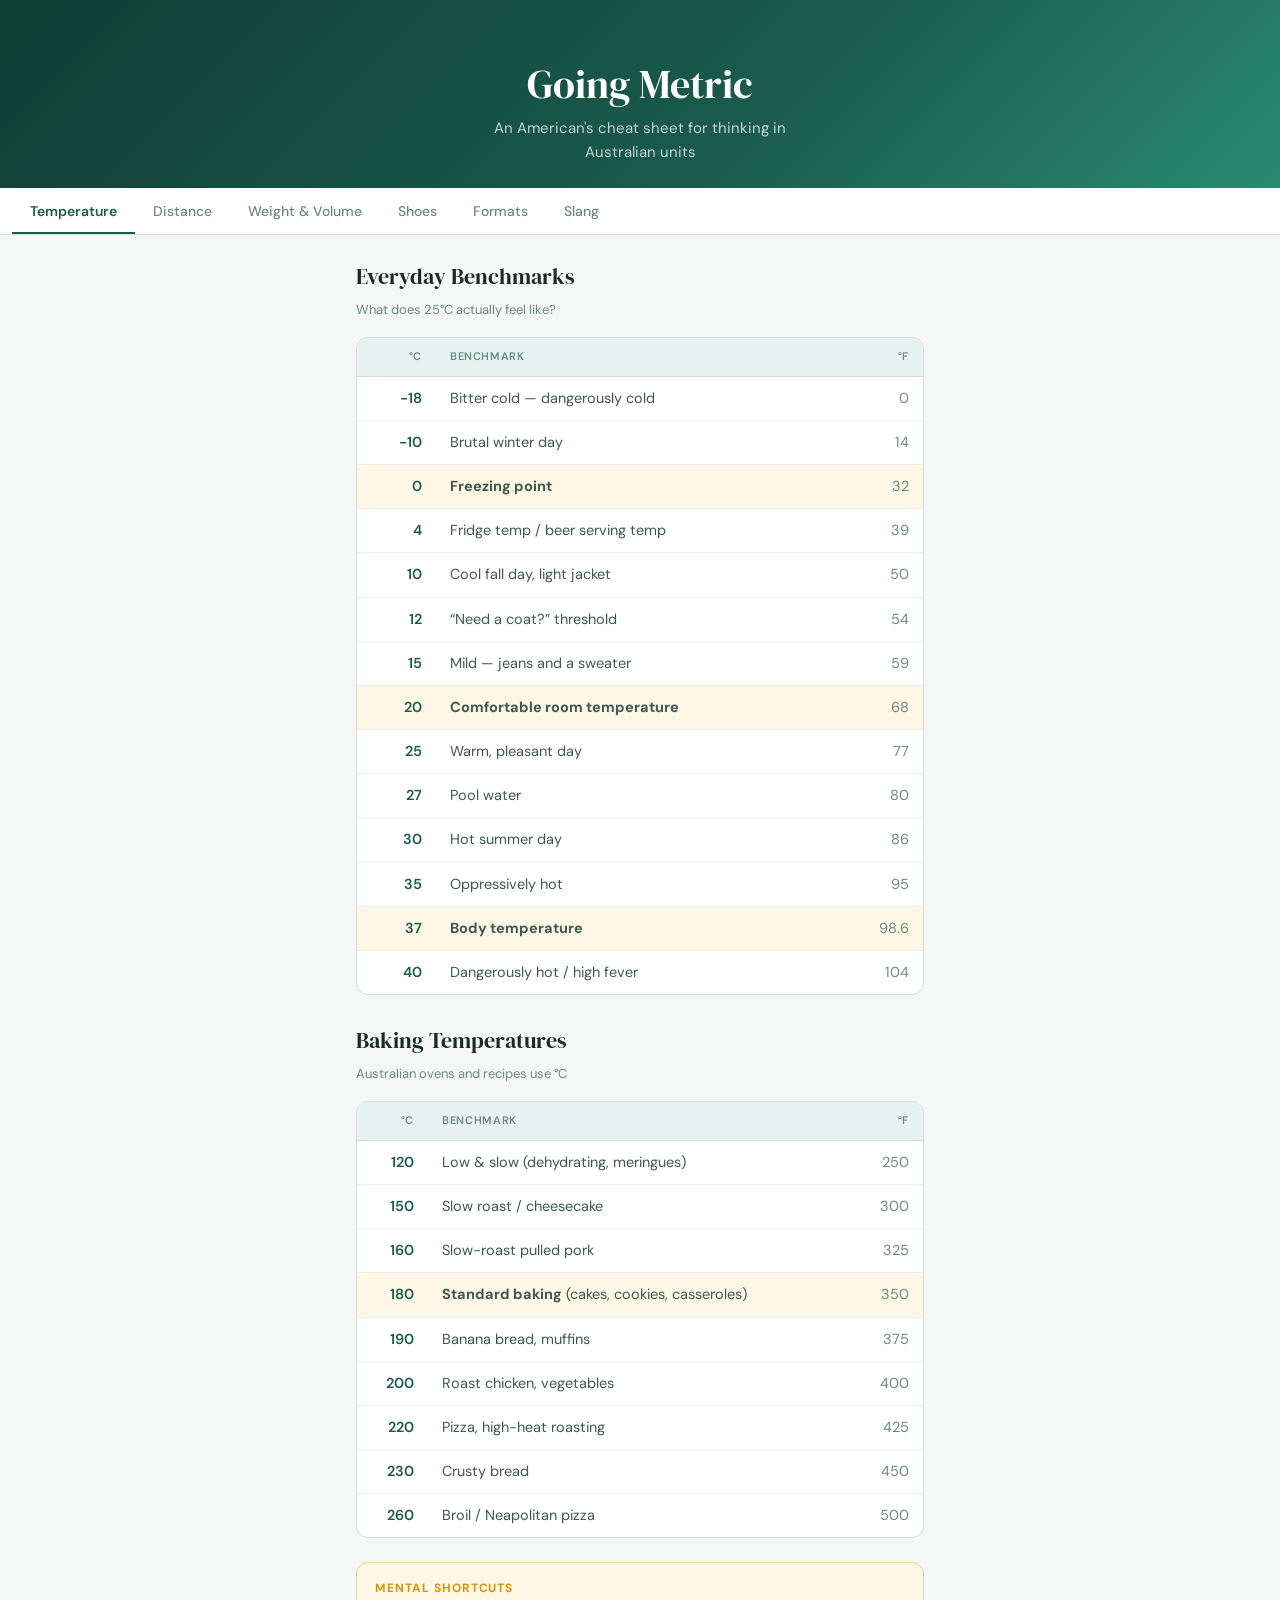
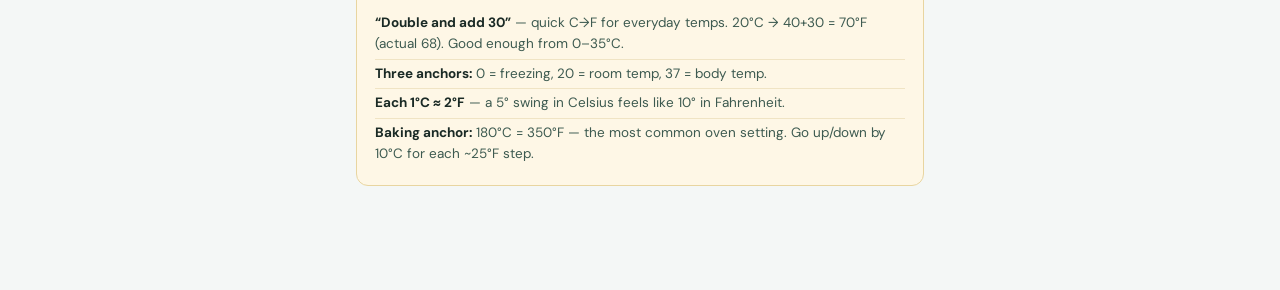
<file: australian-measurements/index.html>
<!DOCTYPE html>
<html lang="en">
<head>
<meta charset="UTF-8">
<meta name="viewport" content="width=device-width, initial-scale=1.0, viewport-fit=cover">
<title>Going Metric — An American's Guide to Australian Units</title>
<link rel="icon" type="image/svg+xml" href="./icon.svg">
<link rel="apple-touch-icon" href="./icon-180.png">
<meta name="apple-mobile-web-app-title" content="Metric">
<meta name="apple-mobile-web-app-capable" content="yes">
<meta name="mobile-web-app-capable" content="yes">
<meta name="apple-mobile-web-app-status-bar-style" content="black-translucent">
<meta name="theme-color" content="#1a5c4c">
<link rel="preconnect" href="https://fonts.googleapis.com">
<link rel="preconnect" href="https://fonts.gstatic.com" crossorigin>
<link href="https://fonts.googleapis.com/css2?family=DM+Sans:wght@300;400;500;600;700&family=DM+Serif+Display&display=swap" rel="stylesheet">
<style>
*,*::before,*::after{box-sizing:border-box;margin:0;padding:0;}
:root{
  --teal:#1a5c4c;
  --teal-dark:#0f3d32;
  --teal-light:#e6f3f0;
  --teal-mid:#2a8a73;
  --amber:#d4940a;
  --amber-light:#fef7e6;
  --bg:#f4f7f6;
  --surface:#fff;
  --text:#1a2a25;
  --text-mid:#3d5a50;
  --text-light:#6b8a7f;
  --border:#d4ddd9;
  --border-light:#e8efec;
  --radius:12px;
}
html{-webkit-text-size-adjust:100%;scroll-behavior:smooth;}
body{
  font-family:'DM Sans',system-ui,sans-serif;
  background:var(--bg);
  color:var(--text-mid);
  line-height:1.6;
  -webkit-font-smoothing:antialiased;
  min-height:100dvh;
}

/* Hero */
.hero{
  background:linear-gradient(135deg,var(--teal-dark) 0%,var(--teal) 60%,var(--teal-mid) 100%);
  color:#fff;
  padding:60px 20px 24px;
  text-align:center;
}
.hero h1{
  font-family:'DM Serif Display',serif;
  font-size:clamp(28px,6vw,40px);
  font-weight:400;
  line-height:1.2;
  margin-bottom:8px;
}
.hero p{
  font-size:15px;
  opacity:0.75;
  max-width:360px;
  margin:0 auto;
}

/* Tabs */
.tab-bar{
  position:sticky;
  top:0;
  z-index:100;
  background:var(--surface);
  border-bottom:1.5px solid var(--border);
  overflow-x:auto;
  -webkit-overflow-scrolling:touch;
  scrollbar-width:none;
}
.tab-bar::-webkit-scrollbar{display:none;}
.tab-list{
  display:flex;
  min-width:max-content;
  padding:0 12px;
}
.tab-btn{
  flex-shrink:0;
  background:none;
  border:none;
  font-family:inherit;
  font-size:13px;
  font-weight:500;
  color:var(--text-light);
  padding:14px 14px 12px;
  cursor:pointer;
  border-bottom:2.5px solid transparent;
  transition:color 0.2s,border-color 0.2s;
  white-space:nowrap;
}
.tab-btn:hover{color:var(--text);}
.tab-btn.active{
  color:var(--teal);
  border-bottom-color:var(--teal);
  font-weight:600;
}

/* Content area */
.content{
  max-width:600px;
  margin:0 auto;
  padding:0 16px 80px;
}
.tab-panel{display:none;padding-top:20px;}
.tab-panel.active{display:block;}

/* Section headings */
.section-title{
  font-family:'DM Serif Display',serif;
  font-size:22px;
  font-weight:400;
  color:var(--text);
  margin:28px 0 6px;
}
.section-title:first-child{margin-top:4px;}
.section-sub{
  font-size:13px;
  color:var(--text-light);
  margin-bottom:16px;
}

/* Tables */
.table-wrap{
  overflow-x:auto;
  -webkit-overflow-scrolling:touch;
  margin-bottom:24px;
  border-radius:var(--radius);
  border:1.5px solid var(--border);
  background:var(--surface);
}
table{
  width:100%;
  border-collapse:collapse;
  font-size:14px;
}
thead th{
  text-align:left;
  font-size:11px;
  font-weight:600;
  text-transform:uppercase;
  letter-spacing:0.06em;
  color:var(--text-light);
  background:var(--teal-light);
  padding:10px 14px;
  border-bottom:1.5px solid var(--border);
  white-space:nowrap;
}
thead th:first-child{border-radius:var(--radius) 0 0 0;}
thead th:last-child{border-radius:0 var(--radius) 0 0;}
thead th.r{text-align:right;}
td{
  padding:10px 14px;
  border-bottom:1px solid var(--border-light);
  vertical-align:top;
}
tr:last-child td{border-bottom:none;}
td.r{text-align:right;font-variant-numeric:tabular-nums;}
td.metric{
  font-weight:600;
  color:var(--teal);
  white-space:nowrap;
}
td.imperial{
  color:var(--text-light);
  white-space:nowrap;
}
td.benchmark{color:var(--text-mid);}
tr.anchor td{background:var(--amber-light);}

/* Tip boxes */
.tips{
  background:var(--amber-light);
  border:1.5px solid #e8d5a0;
  border-radius:var(--radius);
  padding:16px 18px;
  margin-bottom:24px;
}
.tips-title{
  font-size:12px;
  font-weight:700;
  text-transform:uppercase;
  letter-spacing:0.08em;
  color:var(--amber);
  margin-bottom:10px;
}
.tips ul{
  list-style:none;
  padding:0;
}
.tips li{
  font-size:13.5px;
  line-height:1.55;
  color:var(--text-mid);
  padding:4px 0;
}
.tips li+li{border-top:1px solid #f0e4c4;}
.tips strong{color:var(--text);}

/* Slang table special styling */
.slang-row td:nth-child(2){
  font-weight:600;
  color:var(--teal);
}

/* Formats section comparison tables */
.compare-note{
  font-size:13px;
  color:var(--text-light);
  background:var(--teal-light);
  border-radius:8px;
  padding:12px 16px;
  margin-bottom:24px;
  line-height:1.5;
}
.compare-note strong{color:var(--text);}

/* Divider */
.divider{
  border:none;
  border-top:1.5px solid var(--border);
  margin:32px 0;
}

@media(min-width:500px){
  .tab-btn{font-size:14px;padding:14px 18px 12px;}
  table{font-size:14.5px;}
}
</style>
</head>
<body>

<header class="hero">
  <h1>Going Metric</h1>
  <p>An American's cheat sheet for thinking in Australian units</p>
</header>

<nav class="tab-bar" role="tablist">
  <div class="tab-list">
    <button class="tab-btn active" role="tab" data-tab="temp">Temperature</button>
    <button class="tab-btn" role="tab" data-tab="distance">Distance</button>
    <button class="tab-btn" role="tab" data-tab="weight">Weight &amp; Volume</button>
    <button class="tab-btn" role="tab" data-tab="shoes">Shoes</button>
    <button class="tab-btn" role="tab" data-tab="formats">Formats</button>
    <button class="tab-btn" role="tab" data-tab="slang">Slang</button>
  </div>
</nav>

<main class="content">

<!-- ===================== TEMPERATURE ===================== -->
<section class="tab-panel active" id="temp" role="tabpanel">

  <h2 class="section-title">Everyday Benchmarks</h2>
  <p class="section-sub">What does 25&deg;C actually feel like?</p>
  <div class="table-wrap">
    <table>
      <thead><tr><th class="r">&deg;C</th><th>Benchmark</th><th class="r">&deg;F</th></tr></thead>
      <tbody>
        <tr><td class="r metric">-18</td><td class="benchmark">Bitter cold &mdash; dangerously cold</td><td class="r imperial">0</td></tr>
        <tr><td class="r metric">-10</td><td class="benchmark">Brutal winter day</td><td class="r imperial">14</td></tr>
        <tr class="anchor"><td class="r metric">0</td><td class="benchmark"><strong>Freezing point</strong></td><td class="r imperial">32</td></tr>
        <tr><td class="r metric">4</td><td class="benchmark">Fridge temp / beer serving temp</td><td class="r imperial">39</td></tr>
        <tr><td class="r metric">10</td><td class="benchmark">Cool fall day, light jacket</td><td class="r imperial">50</td></tr>
        <tr><td class="r metric">12</td><td class="benchmark">&ldquo;Need a coat?&rdquo; threshold</td><td class="r imperial">54</td></tr>
        <tr><td class="r metric">15</td><td class="benchmark">Mild &mdash; jeans and a sweater</td><td class="r imperial">59</td></tr>
        <tr class="anchor"><td class="r metric">20</td><td class="benchmark"><strong>Comfortable room temperature</strong></td><td class="r imperial">68</td></tr>
        <tr><td class="r metric">25</td><td class="benchmark">Warm, pleasant day</td><td class="r imperial">77</td></tr>
        <tr><td class="r metric">27</td><td class="benchmark">Pool water</td><td class="r imperial">80</td></tr>
        <tr><td class="r metric">30</td><td class="benchmark">Hot summer day</td><td class="r imperial">86</td></tr>
        <tr><td class="r metric">35</td><td class="benchmark">Oppressively hot</td><td class="r imperial">95</td></tr>
        <tr class="anchor"><td class="r metric">37</td><td class="benchmark"><strong>Body temperature</strong></td><td class="r imperial">98.6</td></tr>
        <tr><td class="r metric">40</td><td class="benchmark">Dangerously hot / high fever</td><td class="r imperial">104</td></tr>
      </tbody>
    </table>
  </div>

  <h2 class="section-title">Baking Temperatures</h2>
  <p class="section-sub">Australian ovens and recipes use &deg;C</p>
  <div class="table-wrap">
    <table>
      <thead><tr><th class="r">&deg;C</th><th>Benchmark</th><th class="r">&deg;F</th></tr></thead>
      <tbody>
        <tr><td class="r metric">120</td><td class="benchmark">Low &amp; slow (dehydrating, meringues)</td><td class="r imperial">250</td></tr>
        <tr><td class="r metric">150</td><td class="benchmark">Slow roast / cheesecake</td><td class="r imperial">300</td></tr>
        <tr><td class="r metric">160</td><td class="benchmark">Slow-roast pulled pork</td><td class="r imperial">325</td></tr>
        <tr class="anchor"><td class="r metric">180</td><td class="benchmark"><strong>Standard baking</strong> (cakes, cookies, casseroles)</td><td class="r imperial">350</td></tr>
        <tr><td class="r metric">190</td><td class="benchmark">Banana bread, muffins</td><td class="r imperial">375</td></tr>
        <tr><td class="r metric">200</td><td class="benchmark">Roast chicken, vegetables</td><td class="r imperial">400</td></tr>
        <tr><td class="r metric">220</td><td class="benchmark">Pizza, high-heat roasting</td><td class="r imperial">425</td></tr>
        <tr><td class="r metric">230</td><td class="benchmark">Crusty bread</td><td class="r imperial">450</td></tr>
        <tr><td class="r metric">260</td><td class="benchmark">Broil / Neapolitan pizza</td><td class="r imperial">500</td></tr>
      </tbody>
    </table>
  </div>

  <div class="tips">
    <div class="tips-title">Mental Shortcuts</div>
    <ul>
      <li><strong>&ldquo;Double and add 30&rdquo;</strong> &mdash; quick C&rarr;F for everyday temps. 20&deg;C &rarr; 40+30 = 70&deg;F (actual 68). Good enough from 0&ndash;35&deg;C.</li>
      <li><strong>Three anchors:</strong> 0 = freezing, 20 = room temp, 37 = body temp.</li>
      <li><strong>Each 1&deg;C &asymp; 2&deg;F</strong> &mdash; a 5&deg; swing in Celsius feels like 10&deg; in Fahrenheit.</li>
      <li><strong>Baking anchor:</strong> 180&deg;C = 350&deg;F &mdash; the most common oven setting. Go up/down by 10&deg;C for each ~25&deg;F step.</li>
    </ul>
  </div>
</section>

<!-- ===================== DISTANCE ===================== -->
<section class="tab-panel" id="distance" role="tabpanel">

  <h2 class="section-title">Everyday Distances</h2>
  <p class="section-sub">Getting a feel for centimeters and meters</p>
  <div class="table-wrap">
    <table>
      <thead><tr><th class="r">Metric</th><th>Benchmark</th><th>Imperial</th></tr></thead>
      <tbody>
        <tr><td class="r metric">1 cm</td><td class="benchmark">Width of a pencil</td><td class="imperial">~&#8540; inch</td></tr>
        <tr class="anchor"><td class="r metric">2.5 cm</td><td class="benchmark"><strong>1 inch exactly</strong></td><td class="imperial">1 inch</td></tr>
        <tr><td class="r metric">10 cm</td><td class="benchmark">Width of a fist</td><td class="imperial">~4 inches</td></tr>
        <tr><td class="r metric">30 cm</td><td class="benchmark">Roughly a ruler / foot-long sub</td><td class="imperial">~1 foot</td></tr>
        <tr><td class="r metric">1 m</td><td class="benchmark">One big step / kitchen counter height</td><td class="imperial">3 ft 3 in</td></tr>
      </tbody>
    </table>
  </div>

  <h2 class="section-title">Walking &amp; Driving</h2>
  <p class="section-sub">How far is a kilometer, really?</p>
  <div class="table-wrap">
    <table>
      <thead><tr><th class="r">Metric</th><th>Benchmark</th><th>Imperial</th></tr></thead>
      <tbody>
        <tr><td class="r metric">400 m</td><td class="benchmark">Once around a track</td><td class="imperial">&frac14; mile</td></tr>
        <tr class="anchor"><td class="r metric">800 m</td><td class="benchmark"><strong>~10 minute walk</strong></td><td class="imperial">&frac12; mile</td></tr>
        <tr><td class="r metric">1 km</td><td class="benchmark">~12 minute walk</td><td class="imperial">0.6 miles</td></tr>
        <tr class="anchor"><td class="r metric">1.6 km</td><td class="benchmark"><strong>1 mile exactly</strong></td><td class="imperial">1 mile</td></tr>
        <tr><td class="r metric">5 km</td><td class="benchmark">Casual run / parkrun</td><td class="imperial">3.1 miles</td></tr>
        <tr><td class="r metric">10 km</td><td class="benchmark">~2 hour walk / quick bike ride</td><td class="imperial">6.2 miles</td></tr>
        <tr><td class="r metric">42 km</td><td class="benchmark">Marathon</td><td class="imperial">26.2 miles</td></tr>
        <tr><td class="r metric">100 km</td><td class="benchmark">~1 hour highway drive</td><td class="imperial">62 miles</td></tr>
      </tbody>
    </table>
  </div>

  <h2 class="section-title">Body Height</h2>
  <p class="section-sub">Australians use centimeters &mdash; &ldquo;I&rsquo;m 175&rdquo;</p>
  <div class="table-wrap">
    <table>
      <thead><tr><th class="r">cm</th><th>Benchmark</th><th>ft/in</th></tr></thead>
      <tbody>
        <tr><td class="r metric">152</td><td class="benchmark">Short (women)</td><td class="imperial">5&prime;0&Prime;</td></tr>
        <tr><td class="r metric">160</td><td class="benchmark">Average woman (Aus)</td><td class="imperial">5&prime;3&Prime;</td></tr>
        <tr><td class="r metric">165</td><td class="benchmark"></td><td class="imperial">5&prime;5&Prime;</td></tr>
        <tr><td class="r metric">170</td><td class="benchmark">Tall woman / short man</td><td class="imperial">5&prime;7&Prime;</td></tr>
        <tr><td class="r metric">175</td><td class="benchmark">Average man (Aus)</td><td class="imperial">5&prime;9&Prime;</td></tr>
        <tr><td class="r metric">180</td><td class="benchmark">Tall</td><td class="imperial">5&prime;11&Prime;</td></tr>
        <tr class="anchor"><td class="r metric">183</td><td class="benchmark"><strong>6 feet exactly</strong></td><td class="imperial">6&prime;0&Prime;</td></tr>
        <tr><td class="r metric">188</td><td class="benchmark">Very tall</td><td class="imperial">6&prime;2&Prime;</td></tr>
        <tr><td class="r metric">193</td><td class="benchmark">Basketball tall</td><td class="imperial">6&prime;4&Prime;</td></tr>
      </tbody>
    </table>
  </div>

  <h2 class="section-title">Speed</h2>
  <p class="section-sub">Road signs are in km/h</p>
  <div class="table-wrap">
    <table>
      <thead><tr><th class="r">km/h</th><th>Benchmark</th><th class="r">mph</th></tr></thead>
      <tbody>
        <tr><td class="r metric">40</td><td class="benchmark">School zone</td><td class="r imperial">25</td></tr>
        <tr><td class="r metric">50</td><td class="benchmark">City streets</td><td class="r imperial">31</td></tr>
        <tr><td class="r metric">60</td><td class="benchmark">Suburban roads</td><td class="r imperial">37</td></tr>
        <tr><td class="r metric">80</td><td class="benchmark">Secondary highways</td><td class="r imperial">50</td></tr>
        <tr class="anchor"><td class="r metric">100</td><td class="benchmark"><strong>Highway / freeway</strong></td><td class="r imperial">62</td></tr>
        <tr><td class="r metric">110</td><td class="benchmark">Fast freeway</td><td class="r imperial">68</td></tr>
      </tbody>
    </table>
  </div>

  <div class="tips">
    <div class="tips-title">Mental Shortcuts</div>
    <ul>
      <li><strong>Km to miles:</strong> multiply by 0.6 (or divide by 1.6). 10 km &asymp; 6 miles.</li>
      <li><strong>Cm to feet:</strong> 30 cm &asymp; 1 foot. For height, 152 cm = 5&prime;0&Prime; then add ~2.5 cm per inch.</li>
      <li><strong>Km/h to mph:</strong> drop 40%. 100 km/h &rarr; 60 mph.</li>
    </ul>
  </div>
</section>

<!-- ===================== WEIGHT & VOLUME ===================== -->
<section class="tab-panel" id="weight" role="tabpanel">

  <h2 class="section-title">Everyday Weights</h2>
  <p class="section-sub">Grocery shopping, cooking, luggage</p>
  <div class="table-wrap">
    <table>
      <thead><tr><th class="r">Metric</th><th>Benchmark</th><th>Imperial</th></tr></thead>
      <tbody>
        <tr><td class="r metric">5 g</td><td class="benchmark">A teaspoon of sugar</td><td class="imperial">~0.2 oz</td></tr>
        <tr class="anchor"><td class="r metric">28 g</td><td class="benchmark"><strong>1 ounce exactly</strong></td><td class="imperial">1 oz</td></tr>
        <tr><td class="r metric">100 g</td><td class="benchmark">A deck of cards / small apple</td><td class="imperial">3.5 oz</td></tr>
        <tr><td class="r metric">200 g</td><td class="benchmark">A steak at the butcher</td><td class="imperial">7 oz</td></tr>
        <tr><td class="r metric">250 g</td><td class="benchmark">Half a pound (close enough)</td><td class="imperial">8.8 oz</td></tr>
        <tr class="anchor"><td class="r metric">454 g</td><td class="benchmark"><strong>1 pound exactly</strong></td><td class="imperial">1 lb</td></tr>
        <tr><td class="r metric">500 g</td><td class="benchmark">Standard pack of mince / pasta</td><td class="imperial">1.1 lbs</td></tr>
        <tr class="anchor"><td class="r metric">1 kg</td><td class="benchmark"><strong>A bag of sugar / a litre of water</strong></td><td class="imperial">2.2 lbs</td></tr>
        <tr><td class="r metric">2 kg</td><td class="benchmark">A rack of ribs</td><td class="imperial">4.4 lbs</td></tr>
        <tr><td class="r metric">5 kg</td><td class="benchmark">A bag of potatoes</td><td class="imperial">11 lbs</td></tr>
        <tr><td class="r metric">7 kg</td><td class="benchmark">Airline carry-on limit (some airlines)</td><td class="imperial">15 lbs</td></tr>
        <tr><td class="r metric">23 kg</td><td class="benchmark">Standard checked bag limit</td><td class="imperial">50 lbs</td></tr>
      </tbody>
    </table>
  </div>

  <h2 class="section-title">Body Weight</h2>
  <p class="section-sub">Scales, gyms, and doctors all use kg</p>
  <div class="table-wrap">
    <table>
      <thead><tr><th class="r">kg</th><th>Benchmark</th><th class="r">lbs</th></tr></thead>
      <tbody>
        <tr><td class="r metric">45</td><td class="benchmark">Small/petite adult</td><td class="r imperial">99</td></tr>
        <tr><td class="r metric">55</td><td class="benchmark"></td><td class="r imperial">121</td></tr>
        <tr><td class="r metric">60</td><td class="benchmark">Average woman (Aus)</td><td class="r imperial">132</td></tr>
        <tr class="anchor"><td class="r metric">68</td><td class="benchmark"><strong>150 lbs exactly</strong></td><td class="r imperial">150</td></tr>
        <tr><td class="r metric">70</td><td class="benchmark"></td><td class="r imperial">154</td></tr>
        <tr><td class="r metric">75</td><td class="benchmark">Average man (Aus)</td><td class="r imperial">165</td></tr>
        <tr><td class="r metric">80</td><td class="benchmark"></td><td class="r imperial">176</td></tr>
        <tr class="anchor"><td class="r metric">82</td><td class="benchmark"><strong>180 lbs exactly</strong></td><td class="r imperial">180</td></tr>
        <tr><td class="r metric">90</td><td class="benchmark">Large build / athletic</td><td class="r imperial">198</td></tr>
        <tr class="anchor"><td class="r metric">91</td><td class="benchmark"><strong>200 lbs exactly</strong></td><td class="r imperial">200</td></tr>
        <tr><td class="r metric">100</td><td class="benchmark">Heavy / tall &amp; muscular</td><td class="r imperial">220</td></tr>
        <tr><td class="r metric">110</td><td class="benchmark"></td><td class="r imperial">242</td></tr>
      </tbody>
    </table>
  </div>

  <div class="tips">
    <div class="tips-title">Mental Shortcuts &mdash; Weight</div>
    <ul>
      <li><strong>Kg to lbs:</strong> double it, then add 10%. 70 kg &rarr; 140 + 14 = 154 lbs (exact: 154.3).</li>
      <li><strong>Lbs to kg:</strong> halve it, then subtract 10%. 180 lbs &rarr; 90 - 9 = 81 kg (exact: 81.6).</li>
      <li><strong>Quick anchor:</strong> 1 kg &asymp; 2.2 lbs. Just over double.</li>
      <li><strong>At the butcher/grocery:</strong> 500 g &asymp; 1 lb. If you&rsquo;d buy &ldquo;a pound of ground beef,&rdquo; ask for 500 grams.</li>
    </ul>
  </div>

  <hr class="divider">

  <h2 class="section-title">Drinks &amp; Everyday Liquids</h2>
  <p class="section-sub">Millilitres and litres replace fluid ounces</p>
  <div class="table-wrap">
    <table>
      <thead><tr><th class="r">Metric</th><th>Benchmark</th><th>Imperial</th></tr></thead>
      <tbody>
        <tr><td class="r metric">5 mL</td><td class="benchmark">A teaspoon</td><td class="imperial">1 tsp</td></tr>
        <tr><td class="r metric">15 mL</td><td class="benchmark">A tablespoon</td><td class="imperial">1 tbsp</td></tr>
        <tr class="anchor"><td class="r metric">30 mL</td><td class="benchmark"><strong>A shot</strong></td><td class="imperial">1 fl oz</td></tr>
        <tr class="anchor"><td class="r metric">250 mL</td><td class="benchmark"><strong>Glass of water / Aus measuring cup</strong></td><td class="imperial">8.5 fl oz</td></tr>
        <tr><td class="r metric">330 mL</td><td class="benchmark">A can of soda</td><td class="imperial">11.2 fl oz</td></tr>
        <tr><td class="r metric">375 mL</td><td class="benchmark">Aus stubby (beer bottle)</td><td class="imperial">12.7 fl oz</td></tr>
        <tr><td class="r metric">500 mL</td><td class="benchmark">A small water bottle</td><td class="imperial">~1 pint</td></tr>
        <tr><td class="r metric">750 mL</td><td class="benchmark">A wine bottle</td><td class="imperial">25.4 fl oz</td></tr>
        <tr class="anchor"><td class="r metric">1 L</td><td class="benchmark"><strong>Large water bottle / carton of milk</strong></td><td class="imperial">33.8 fl oz</td></tr>
        <tr><td class="r metric">2 L</td><td class="benchmark">A big soda bottle</td><td class="imperial">~&frac12; gallon</td></tr>
        <tr class="anchor"><td class="r metric">3.8 L</td><td class="benchmark"><strong>1 US gallon exactly</strong></td><td class="imperial">1 gallon</td></tr>
      </tbody>
    </table>
  </div>

  <h2 class="section-title">Cooking Volumes</h2>
  <p class="section-sub">Aus cup = 250 mL (US cup = 237 mL)</p>
  <div class="table-wrap">
    <table>
      <thead><tr><th class="r">Metric</th><th>Benchmark</th><th>Imperial</th></tr></thead>
      <tbody>
        <tr><td class="r metric">60 mL</td><td class="benchmark">&frac14; Aus cup</td><td class="imperial">~&frac14; US cup</td></tr>
        <tr><td class="r metric">80 mL</td><td class="benchmark">&frac13; Aus cup</td><td class="imperial">~&frac13; US cup</td></tr>
        <tr><td class="r metric">125 mL</td><td class="benchmark">&frac12; Aus cup</td><td class="imperial">~&frac12; US cup</td></tr>
        <tr class="anchor"><td class="r metric">250 mL</td><td class="benchmark"><strong>1 Aus cup</strong></td><td class="imperial">~1 US cup</td></tr>
        <tr><td class="r metric">500 mL</td><td class="benchmark">2 Aus cups</td><td class="imperial">~1 US pint</td></tr>
        <tr><td class="r metric">1 L</td><td class="benchmark">4 Aus cups</td><td class="imperial">~1 US quart</td></tr>
      </tbody>
    </table>
  </div>

  <h2 class="section-title">Australian Beer Sizes</h2>
  <p class="section-sub">Varies by state &mdash; the schooner is your safe default</p>
  <div class="table-wrap">
    <table>
      <thead><tr><th class="r">Size</th><th>What to order</th></tr></thead>
      <tbody>
        <tr><td class="r metric">200 mL</td><td class="benchmark">Butcher (SA) / Seven (TAS)</td></tr>
        <tr><td class="r metric">285 mL</td><td class="benchmark">Pot (VIC/QLD) / Middy (NSW) / Half pint (SA)</td></tr>
        <tr class="anchor"><td class="r metric">425 mL</td><td class="benchmark"><strong>Schooner</strong> (most states) &mdash; the standard beer</td></tr>
        <tr><td class="r metric">570 mL</td><td class="benchmark">Pint (most states) / Imperial pint</td></tr>
      </tbody>
    </table>
  </div>

  <div class="tips">
    <div class="tips-title">Mental Shortcuts &mdash; Volume</div>
    <ul>
      <li><strong>Litres to gallons:</strong> roughly 4 litres per gallon. A 60 L fuel tank &asymp; 16 gallons.</li>
      <li><strong>mL to fl oz:</strong> divide by 30. 250 mL &divide; 30 &asymp; 8 oz.</li>
      <li><strong>Aus cup = 250 mL,</strong> slightly bigger than a US cup (237 mL). Close enough for most recipes.</li>
      <li><strong>At the pub:</strong> a schooner (425 mL) is a bit less than a US pint (473 mL). An Aus pint (570 mL) is bigger than a US pint.</li>
    </ul>
  </div>
</section>

<!-- ===================== SHOES ===================== -->
<section class="tab-panel" id="shoes" role="tabpanel">

  <h2 class="section-title">Men&rsquo;s Shoes</h2>
  <p class="section-sub">Aus/UK sizing is US minus 1</p>
  <div class="table-wrap">
    <table>
      <thead><tr><th class="r">US</th><th class="r">Aus</th><th class="r">UK</th><th class="r">EU</th></tr></thead>
      <tbody>
        <tr><td class="r metric">7</td><td class="r">6</td><td class="r">6</td><td class="r imperial">39.5</td></tr>
        <tr><td class="r metric">8</td><td class="r">7</td><td class="r">7</td><td class="r imperial">41</td></tr>
        <tr><td class="r metric">9</td><td class="r">8</td><td class="r">8</td><td class="r imperial">42.5</td></tr>
        <tr><td class="r metric">9.5</td><td class="r">8.5</td><td class="r">8.5</td><td class="r imperial">43</td></tr>
        <tr class="anchor"><td class="r metric">10</td><td class="r"><strong>9</strong></td><td class="r">9</td><td class="r imperial">44</td></tr>
        <tr><td class="r metric">10.5</td><td class="r">9.5</td><td class="r">9.5</td><td class="r imperial">44.5</td></tr>
        <tr><td class="r metric">11</td><td class="r">10</td><td class="r">10</td><td class="r imperial">45</td></tr>
        <tr><td class="r metric">12</td><td class="r">11</td><td class="r">11</td><td class="r imperial">46</td></tr>
        <tr><td class="r metric">13</td><td class="r">12</td><td class="r">12</td><td class="r imperial">47.5</td></tr>
      </tbody>
    </table>
  </div>

  <h2 class="section-title">Women&rsquo;s Shoes</h2>
  <p class="section-sub">Aus and US are the same!</p>
  <div class="table-wrap">
    <table>
      <thead><tr><th class="r">US</th><th class="r">Aus</th><th class="r">UK</th><th class="r">EU</th></tr></thead>
      <tbody>
        <tr><td class="r metric">5</td><td class="r">5</td><td class="r">3</td><td class="r imperial">35.5</td></tr>
        <tr><td class="r metric">6</td><td class="r">6</td><td class="r">4</td><td class="r imperial">36.5</td></tr>
        <tr><td class="r metric">7</td><td class="r">7</td><td class="r">5</td><td class="r imperial">38</td></tr>
        <tr><td class="r metric">8</td><td class="r">8</td><td class="r">6</td><td class="r imperial">39</td></tr>
        <tr><td class="r metric">8.5</td><td class="r">8.5</td><td class="r">6.5</td><td class="r imperial">39.5</td></tr>
        <tr><td class="r metric">9</td><td class="r">9</td><td class="r">7</td><td class="r imperial">40</td></tr>
        <tr><td class="r metric">10</td><td class="r">10</td><td class="r">8</td><td class="r imperial">41</td></tr>
        <tr><td class="r metric">11</td><td class="r">11</td><td class="r">9</td><td class="r imperial">42.5</td></tr>
      </tbody>
    </table>
  </div>

  <div class="tips">
    <div class="tips-title">Mental Shortcuts</div>
    <ul>
      <li><strong>Men&rsquo;s:</strong> Aus/UK is US size minus 1. US 10 = Aus 9.</li>
      <li><strong>Women&rsquo;s:</strong> Aus and US are the same. No conversion needed.</li>
      <li><strong>EU sizes:</strong> you&rsquo;ll see these on many shoes. No clean shortcut &mdash; memorize your EU number from the table.</li>
    </ul>
  </div>
</section>

<!-- ===================== FORMATS ===================== -->
<section class="tab-panel" id="formats" role="tabpanel">

  <h2 class="section-title">Dates</h2>
  <p class="section-sub">DD/MM/YYYY &mdash; the #1 format trap</p>
  <div class="table-wrap">
    <table>
      <thead><tr><th>Context</th><th>Australia</th><th>United States</th></tr></thead>
      <tbody>
        <tr><td class="benchmark">Written date</td><td class="metric">DD/MM/YYYY</td><td class="imperial">MM/DD/YYYY</td></tr>
        <tr><td class="benchmark">June 3, 2026</td><td class="metric">03/06/2026</td><td class="imperial">06/03/2026</td></tr>
        <tr class="anchor"><td class="benchmark">Ambiguous danger</td><td class="metric">01/02/2026 = <strong>1 Feb</strong></td><td class="imperial">01/02/2026 = <strong>Jan 2</strong></td></tr>
        <tr><td class="benchmark">ISO (tech/forms)</td><td>2026-06-03</td><td>2026-06-03</td></tr>
      </tbody>
    </table>
  </div>
  <div class="compare-note">
    <strong>Watch out:</strong> any date where both numbers are &le; 12 will be silently misread. Double-check appointment confirmations, flight bookings, and form submissions.
  </div>

  <h2 class="section-title">Time</h2>
  <p class="section-sub">24-hour time is everywhere in writing</p>
  <div class="table-wrap">
    <table>
      <thead><tr><th>Context</th><th>Australia</th><th>United States</th></tr></thead>
      <tbody>
        <tr><td class="benchmark">Casual speech</td><td>&ldquo;Seven o&rsquo;clock&rdquo; / &ldquo;seven PM&rdquo; &mdash; same as US</td><td>&ldquo;Seven o&rsquo;clock&rdquo; / &ldquo;seven PM&rdquo;</td></tr>
        <tr><td class="benchmark">Saying 24h aloud</td><td class="metric">&ldquo;Nineteen hundred&rdquo; or &ldquo;nineteen oh oh&rdquo;</td><td>Rarely used outside military</td></tr>
        <tr><td class="benchmark">&ldquo;Half seven&rdquo;</td><td class="metric">Means <strong>7:30</strong></td><td>Not commonly used</td></tr>
        <tr><td class="benchmark">Written (schedules, doctors)</td><td class="metric"><strong>19:00</strong> (24h common)</td><td class="imperial">7:00 PM</td></tr>
        <tr><td class="benchmark">Digital clocks/phones</td><td class="metric">Often default to 24h</td><td class="imperial">Default to 12h</td></tr>
      </tbody>
    </table>
  </div>
  <div class="compare-note">
    24-hour time shows up on train timetables, restaurant bookings, event tickets, and official communications far more than in the US. But in everyday conversation people still say &ldquo;seven&rdquo; or &ldquo;seven PM&rdquo; &mdash; the 24h format is more written than spoken.
  </div>

  <h2 class="section-title">Floor Numbering</h2>
  <p class="section-sub">You&rsquo;re always &ldquo;off by one&rdquo;</p>
  <div class="table-wrap">
    <table>
      <thead><tr><th>Level</th><th>Australia</th><th>United States</th></tr></thead>
      <tbody>
        <tr class="anchor"><td class="benchmark">Street level</td><td class="metric"><strong>Ground (G)</strong></td><td class="imperial">1st floor</td></tr>
        <tr><td class="benchmark">One up</td><td class="metric">Level 1</td><td class="imperial">2nd floor</td></tr>
        <tr><td class="benchmark">Two up</td><td class="metric">Level 2</td><td class="imperial">3rd floor</td></tr>
      </tbody>
    </table>
  </div>
  <div class="compare-note">
    Elevator buttons will say G, 1, 2, 3 &mdash; you&rsquo;re always &ldquo;off by one&rdquo; from US thinking.
  </div>

  <h2 class="section-title">Phone Numbers</h2>
  <div class="table-wrap">
    <table>
      <thead><tr><th>Type</th><th>Australia</th><th>United States</th></tr></thead>
      <tbody>
        <tr><td class="benchmark">Country code</td><td class="metric">+61</td><td class="imperial">+1</td></tr>
        <tr><td class="benchmark">Mobile format</td><td class="metric">04XX XXX XXX</td><td class="imperial">(XXX) XXX-XXXX</td></tr>
        <tr><td class="benchmark">Landline format</td><td class="metric">(0X) XXXX XXXX</td><td class="imperial">(XXX) XXX-XXXX</td></tr>
      </tbody>
    </table>
  </div>

  <h2 class="section-title">Other Differences</h2>
  <div class="table-wrap">
    <table>
      <thead><tr><th>Thing</th><th>Australia</th><th>United States</th></tr></thead>
      <tbody>
        <tr><td class="benchmark">Paper size</td><td class="metric"><strong>A4</strong> (210 &times; 297 mm)</td><td class="imperial">Letter (8.5 &times; 11 in)</td></tr>
        <tr><td class="benchmark">Mains electricity</td><td class="metric"><strong>240V / 50Hz</strong>, Type I plug</td><td class="imperial">120V / 60Hz, Type A/B plug</td></tr>
        <tr><td class="benchmark">Number format</td><td>Same: 1,000.50</td><td>Same: 1,000.50</td></tr>
        <tr><td class="benchmark">Spelling</td><td class="metric"><strong>colour</strong>, <strong>organise</strong>, <strong>centre</strong></td><td class="imperial">color, organize, center</td></tr>
      </tbody>
    </table>
  </div>
</section>

<!-- ===================== SLANG ===================== -->
<section class="tab-panel" id="slang" role="tabpanel">

  <h2 class="section-title">How Australians Actually Say It</h2>
  <p class="section-sub">Units get shortened and dropped in everyday speech. You&rsquo;ll be understood using the full word, but you&rsquo;ll sound textbook-formal.</p>
  <div class="table-wrap">
    <table>
      <thead><tr><th>You&rsquo;d say (US)</th><th>They say (Aus)</th><th>Example</th></tr></thead>
      <tbody class="slang-rows">
        <tr class="slang-row"><td class="benchmark">&ldquo;75 kilograms&rdquo;</td><td>&ldquo;75 kilos&rdquo;</td><td>&ldquo;I weigh about 80 kilos&rdquo;</td></tr>
        <tr class="slang-row"><td class="benchmark">&ldquo;10 kilometers&rdquo;</td><td>&ldquo;10 kays&rdquo; (or &ldquo;10 k&rsquo;s&rdquo;)</td><td>&ldquo;It&rsquo;s about 10 kays from here&rdquo;</td></tr>
        <tr class="slang-row"><td class="benchmark">&ldquo;100 kilometers per hour&rdquo;</td><td>&ldquo;100 kays an hour&rdquo;</td><td>&ldquo;I was doing 110 kays an hour&rdquo;</td></tr>
        <tr class="slang-row"><td class="benchmark">&ldquo;35 degrees Celsius&rdquo;</td><td>&ldquo;35 degrees&rdquo;</td><td>&ldquo;It&rsquo;s gonna be 35 degrees tomorrow&rdquo;</td></tr>
        <tr class="slang-row"><td class="benchmark">&ldquo;180 centimeters&rdquo;</td><td>&ldquo;180&rdquo; (no unit)</td><td>&ldquo;Yeah, he&rsquo;s about 180&rdquo;</td></tr>
        <tr class="slang-row"><td class="benchmark">&ldquo;10 millimeters&rdquo;</td><td>&ldquo;10 mil&rdquo;</td><td>&ldquo;Hand me the 10 mil spanner&rdquo;</td></tr>
        <tr class="slang-row"><td class="benchmark">&ldquo;250 millilitres&rdquo;</td><td>&ldquo;250 mils&rdquo;</td><td>&ldquo;Add 250 mils of stock&rdquo;</td></tr>
        <tr class="slang-row"><td class="benchmark">&ldquo;litres&rdquo;</td><td>&ldquo;litres&rdquo; (no shortening)</td><td>&ldquo;Put 40 litres in&rdquo;</td></tr>
      </tbody>
    </table>
  </div>

  <div class="tips">
    <div class="tips-title">The Pattern</div>
    <ul>
      <li>Australians <strong>shorten everything they can</strong>: kilos, kays, mils.</li>
      <li><strong>Units get dropped</strong> when context makes them obvious &mdash; &ldquo;I&rsquo;m 180&rdquo; for height, &ldquo;it&rsquo;s 35 degrees&rdquo; for weather, &ldquo;doing 110&rdquo; for driving speed.</li>
      <li><strong>Celsius, centimeters, and km/h are always assumed.</strong> You never need to specify the unit &mdash; metric is the default.</li>
    </ul>
  </div>
</section>

</main>

<script>
(function(){
  var btns = document.querySelectorAll('.tab-btn');
  var panels = document.querySelectorAll('.tab-panel');
  btns.forEach(function(btn){
    btn.addEventListener('click', function(){
      btns.forEach(function(b){b.classList.remove('active');});
      panels.forEach(function(p){p.classList.remove('active');});
      btn.classList.add('active');
      document.getElementById(btn.dataset.tab).classList.add('active');
      btn.scrollIntoView({behavior:'smooth',block:'nearest',inline:'center'});
    });
  });
})();
</script>
</body>
</html>
</file>
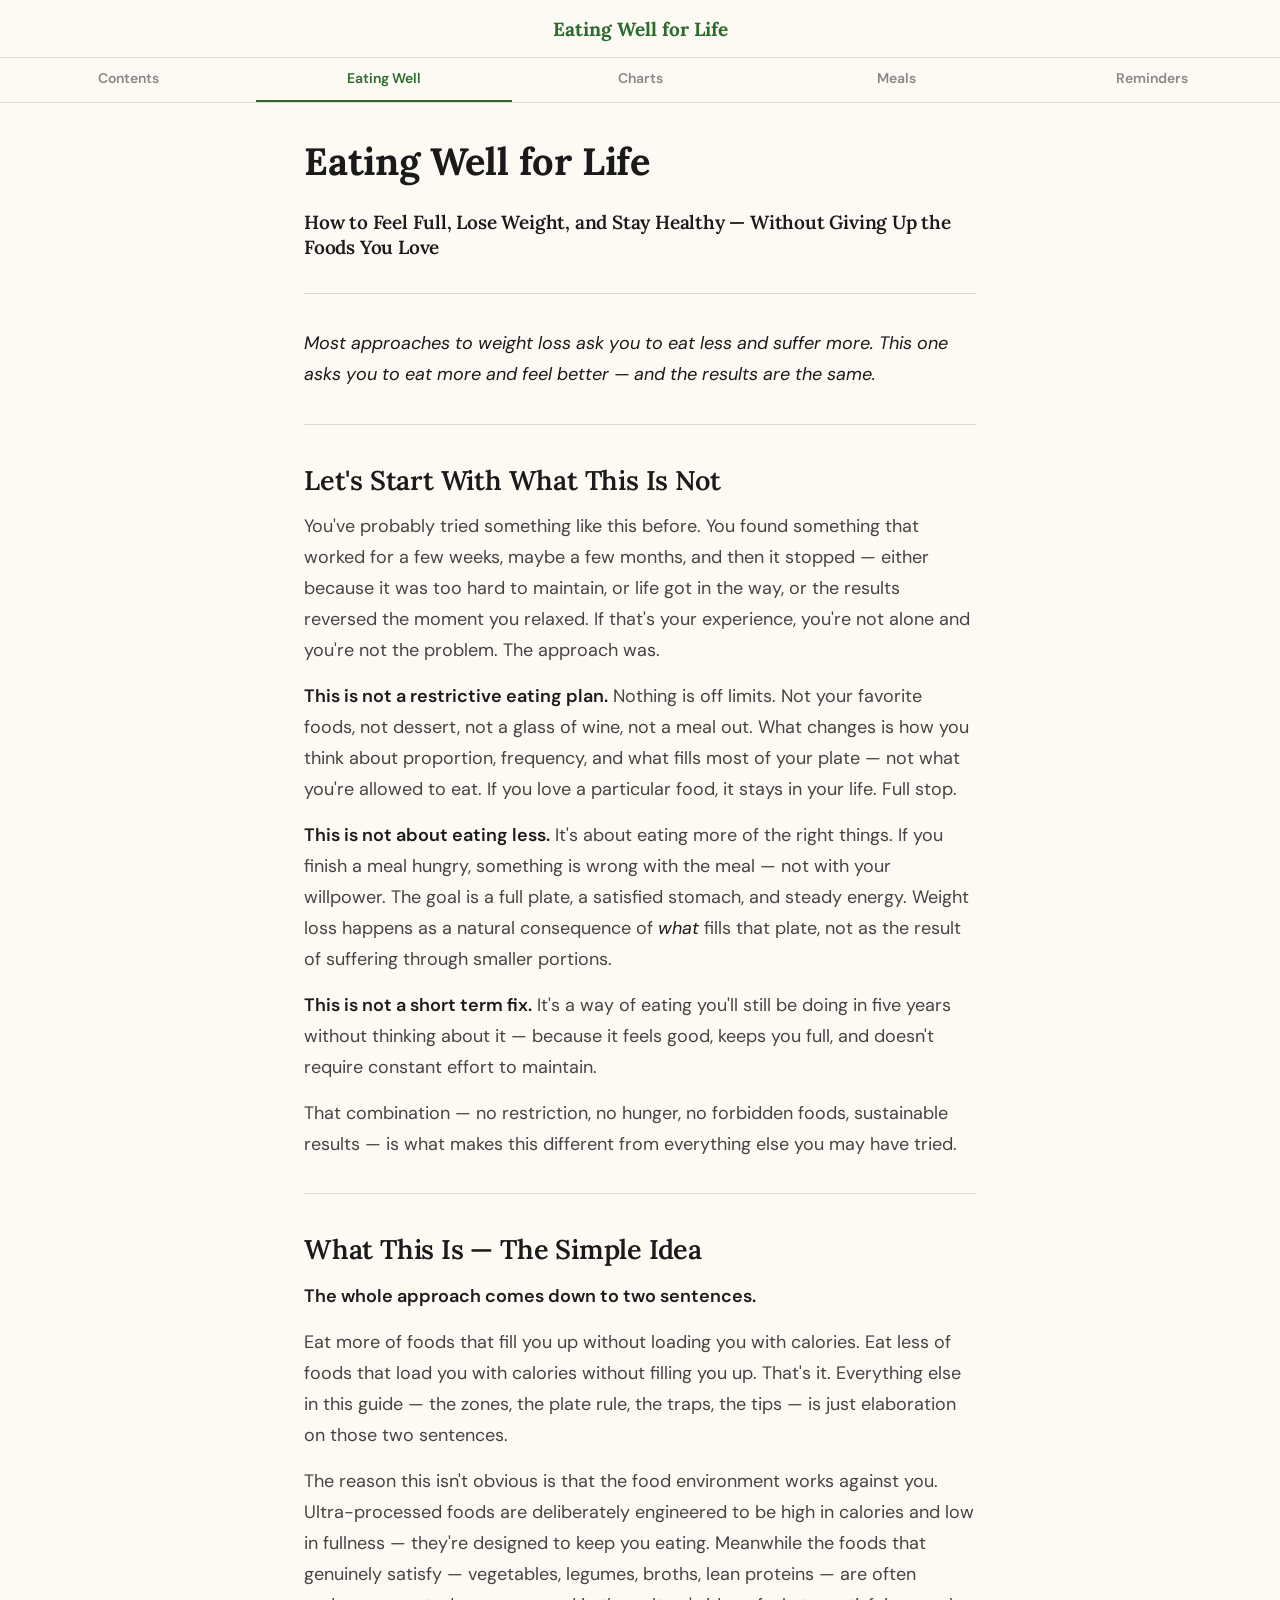
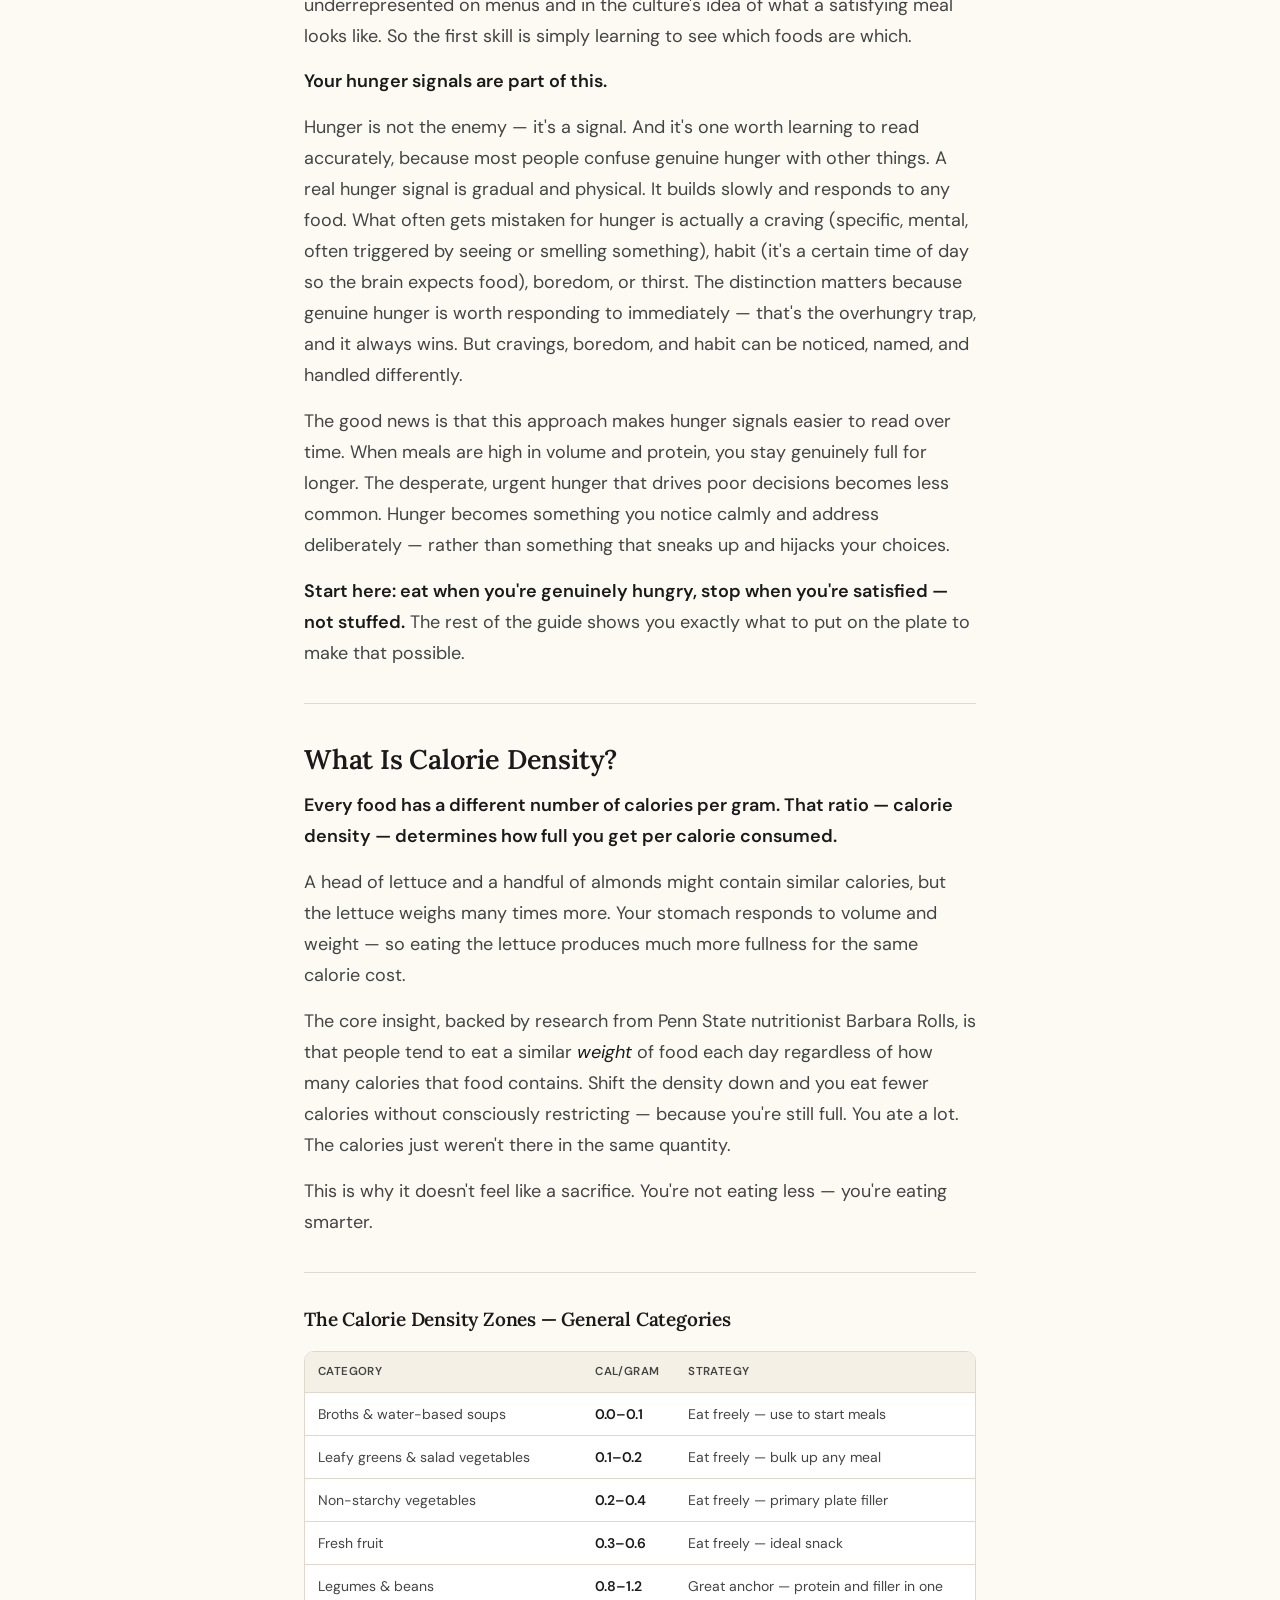
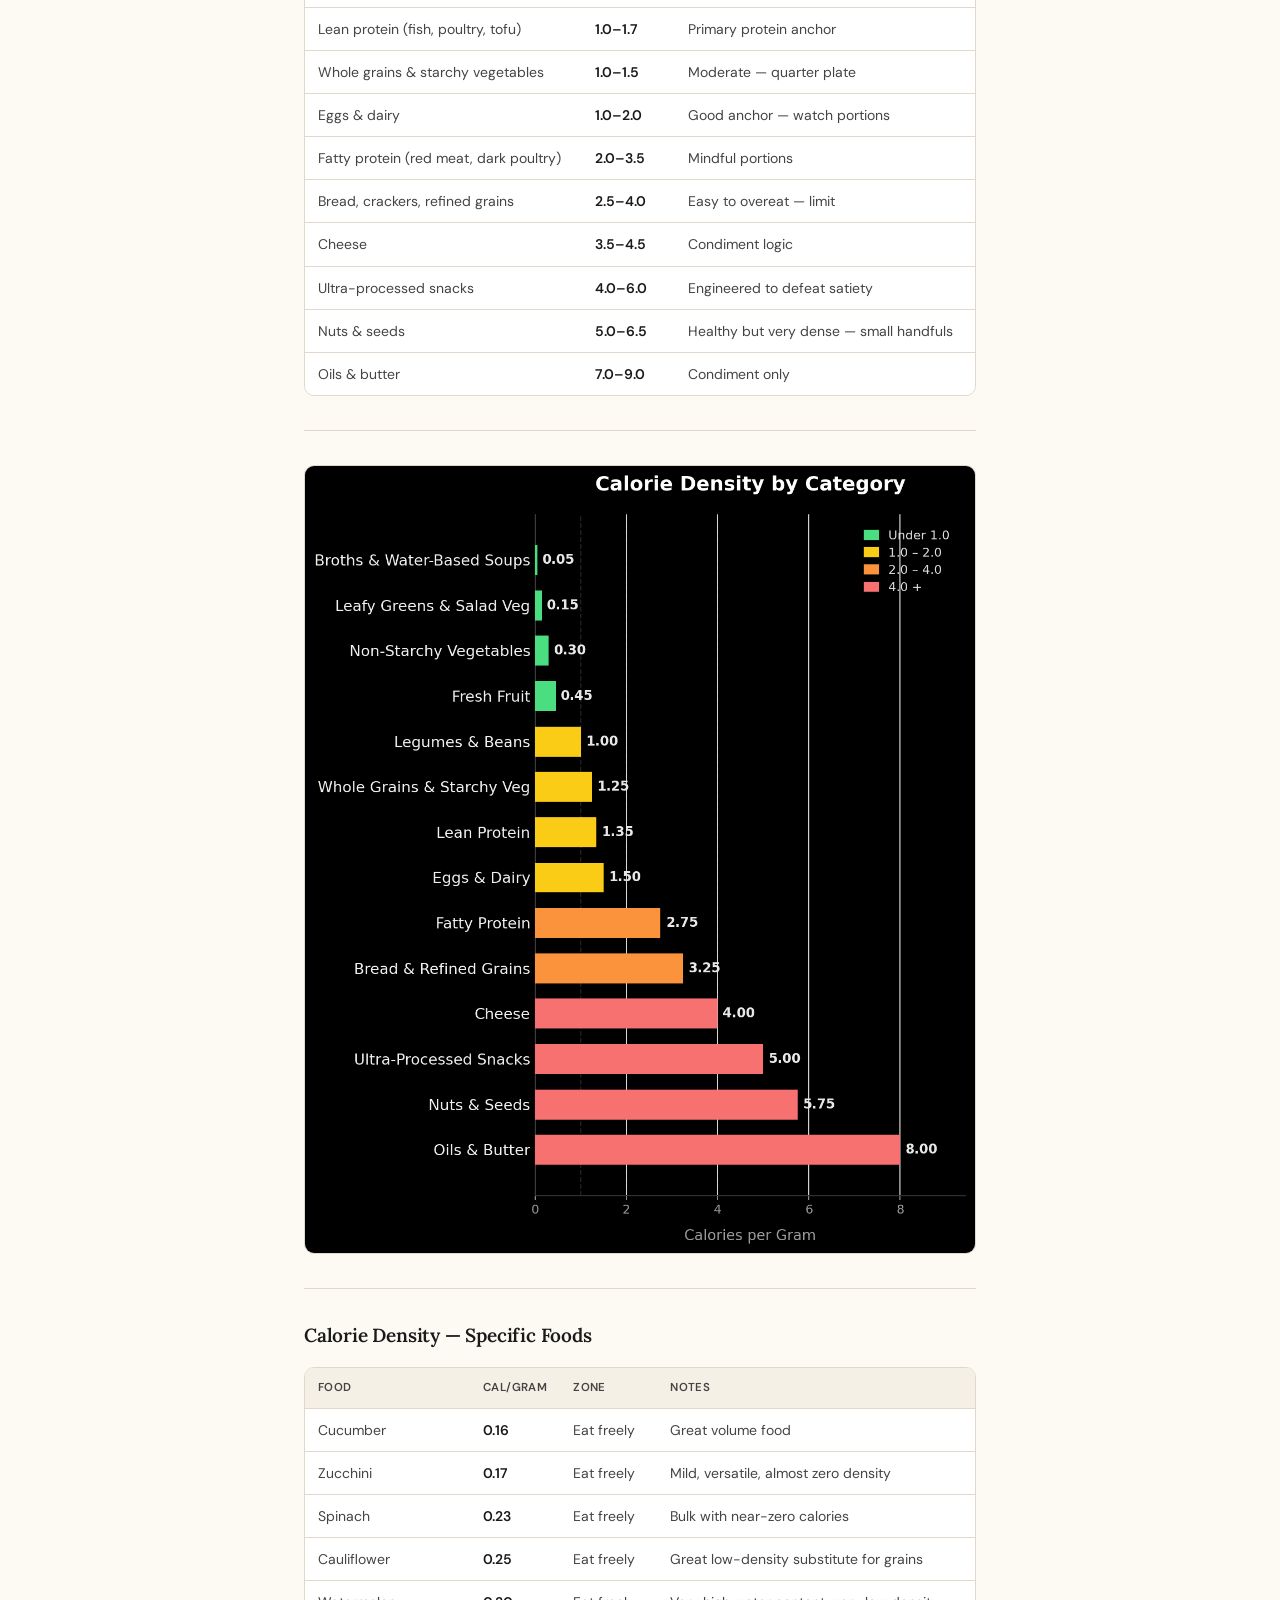
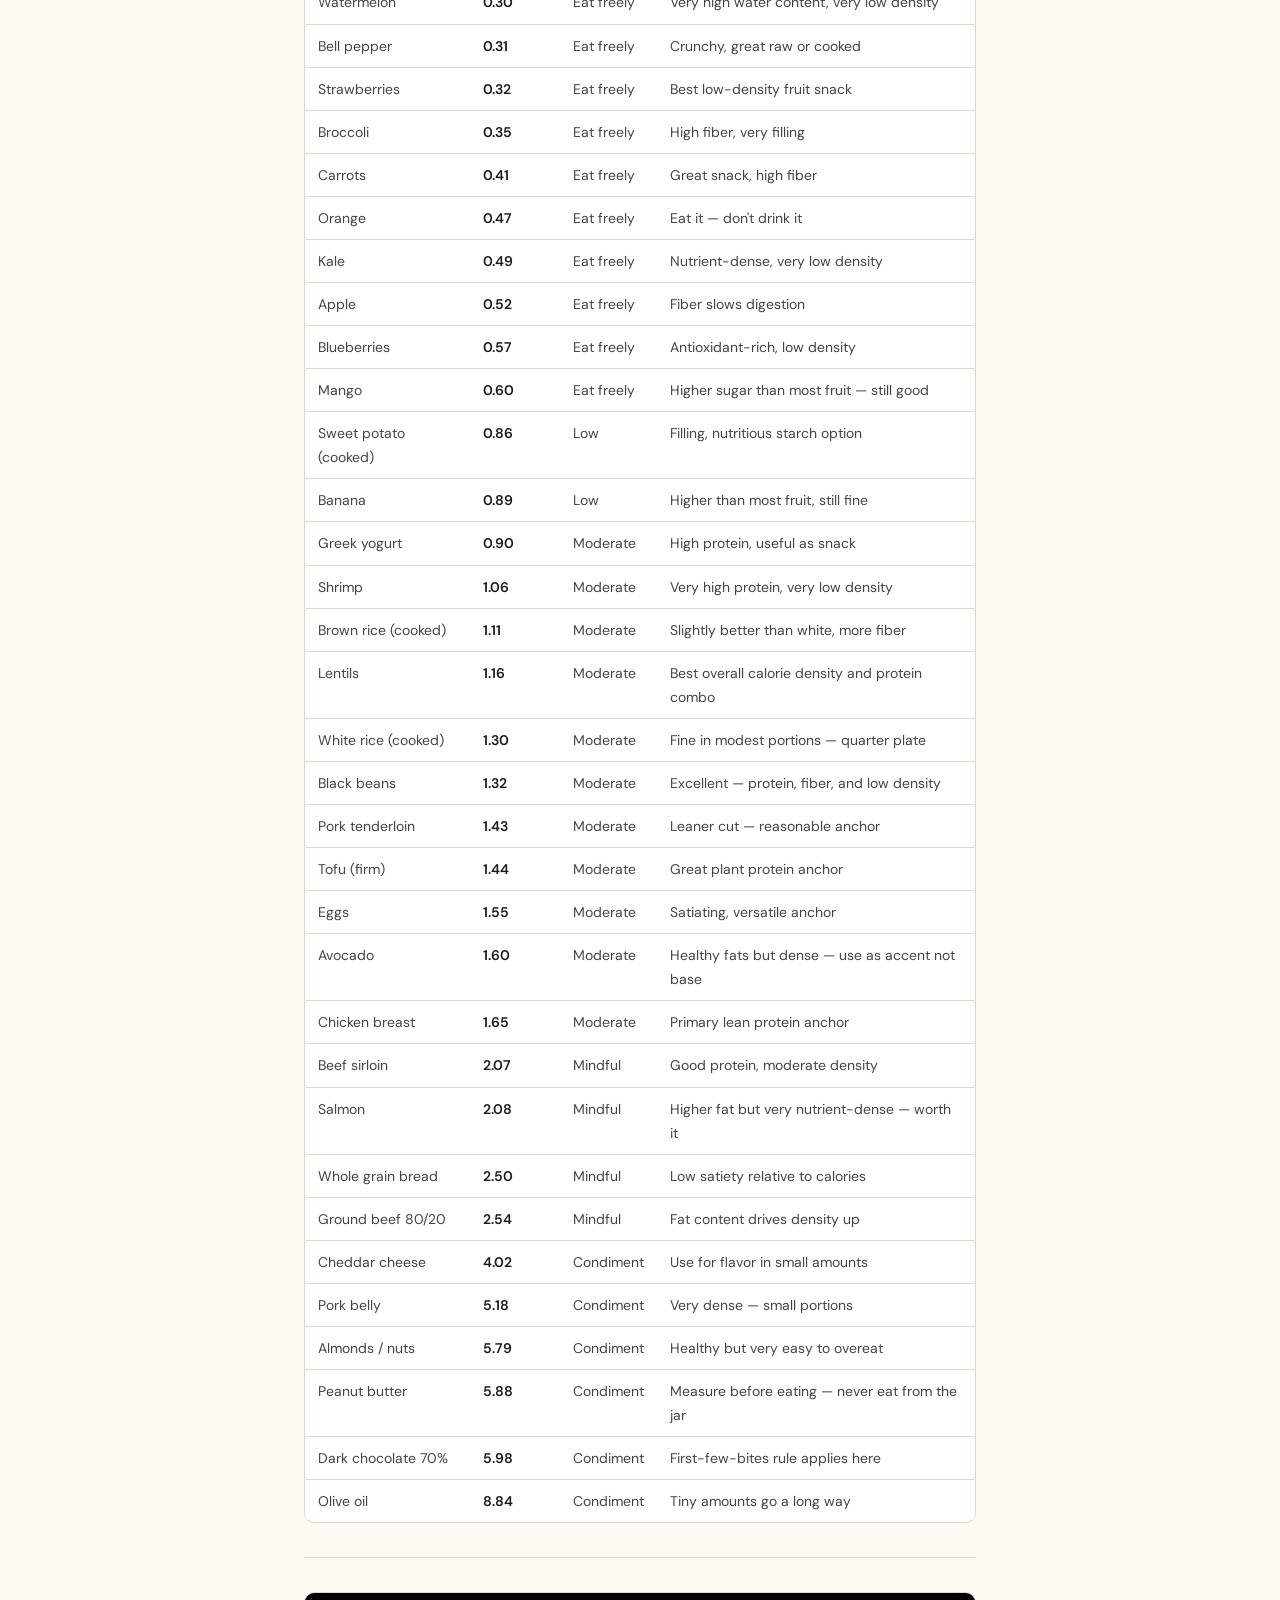
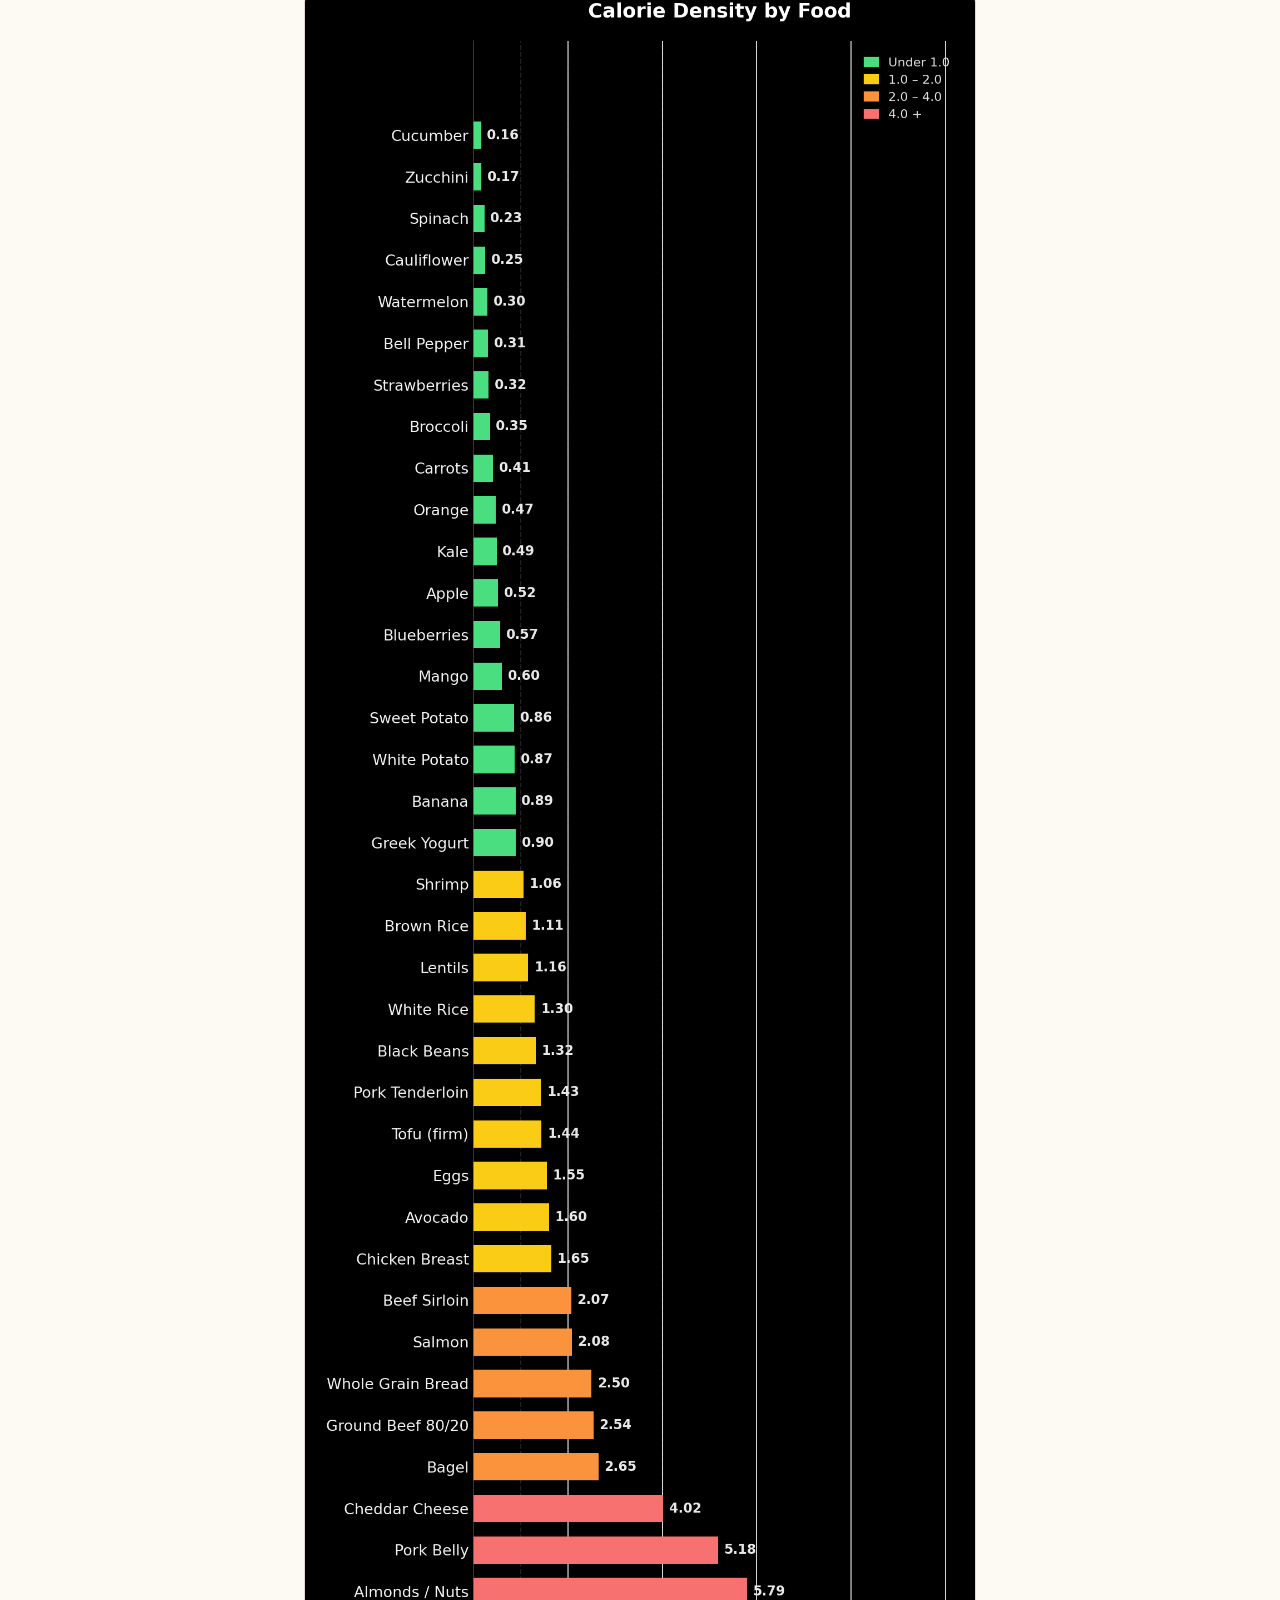
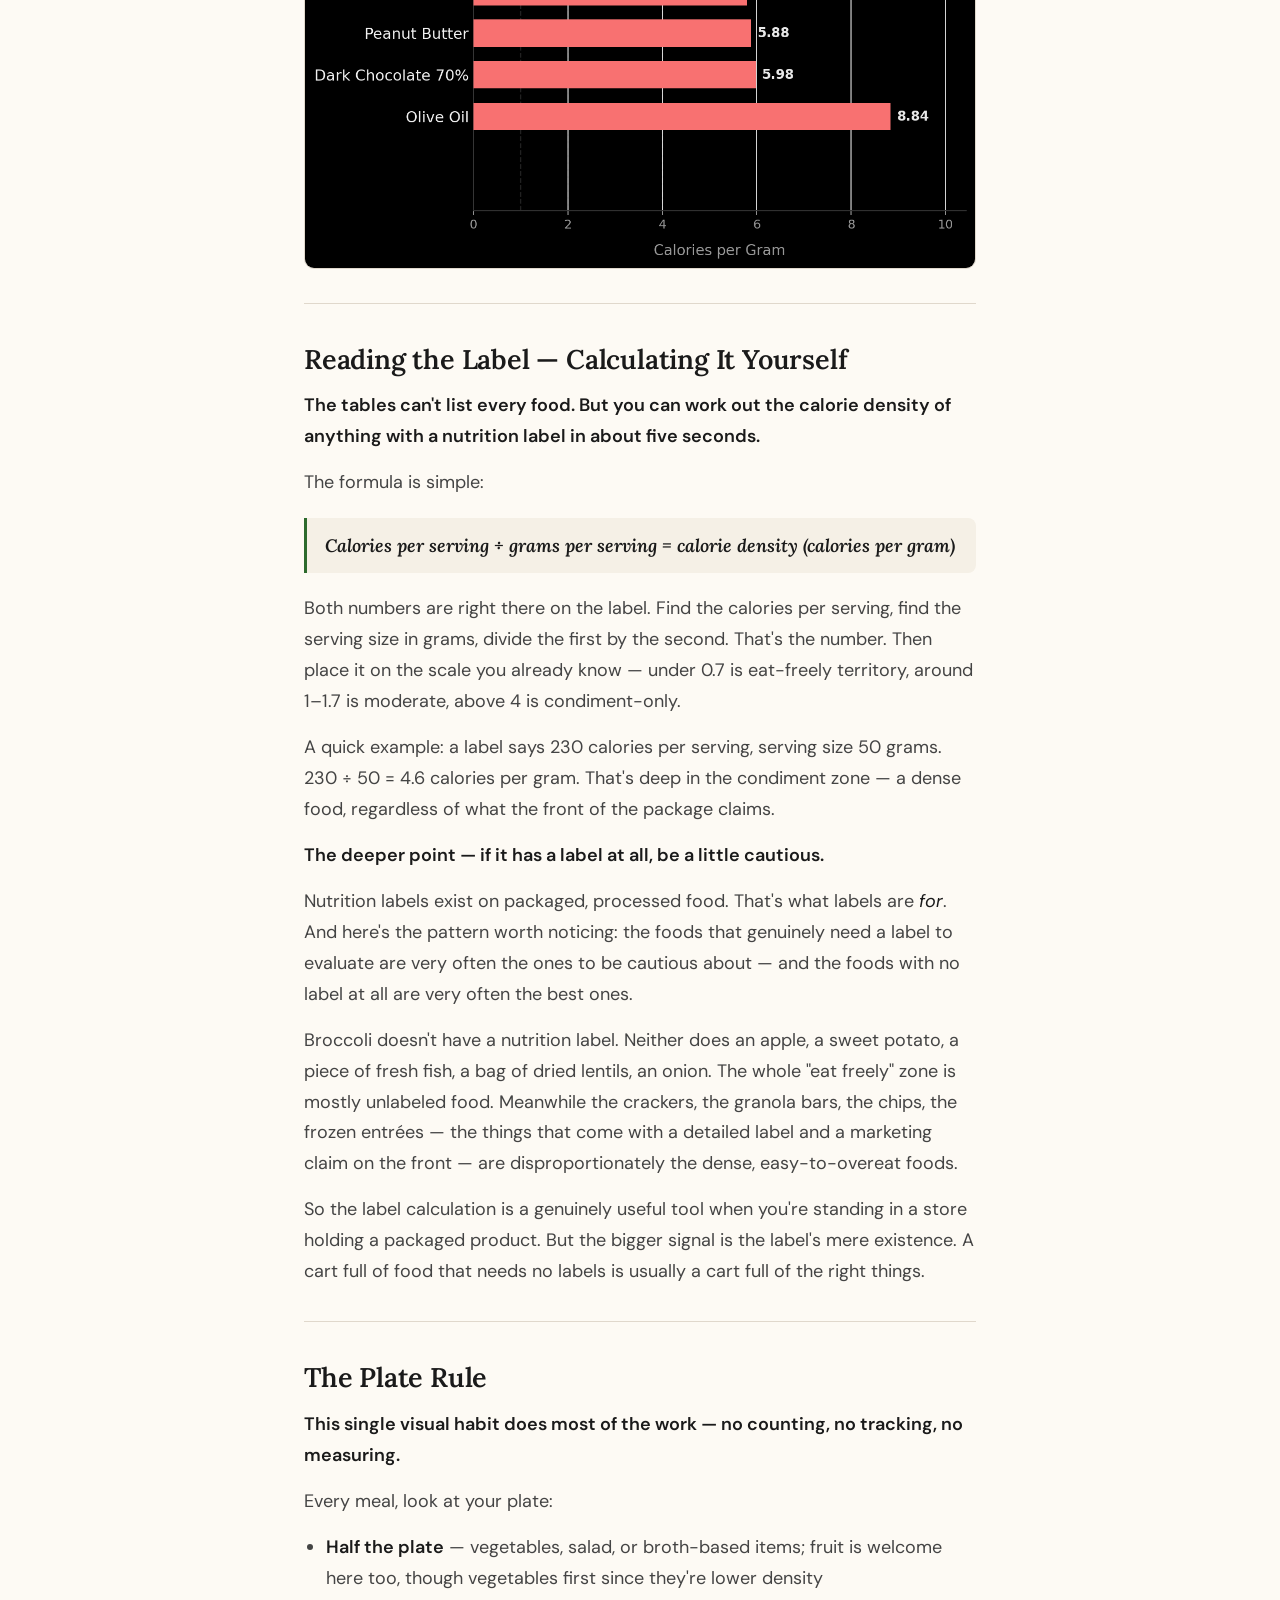
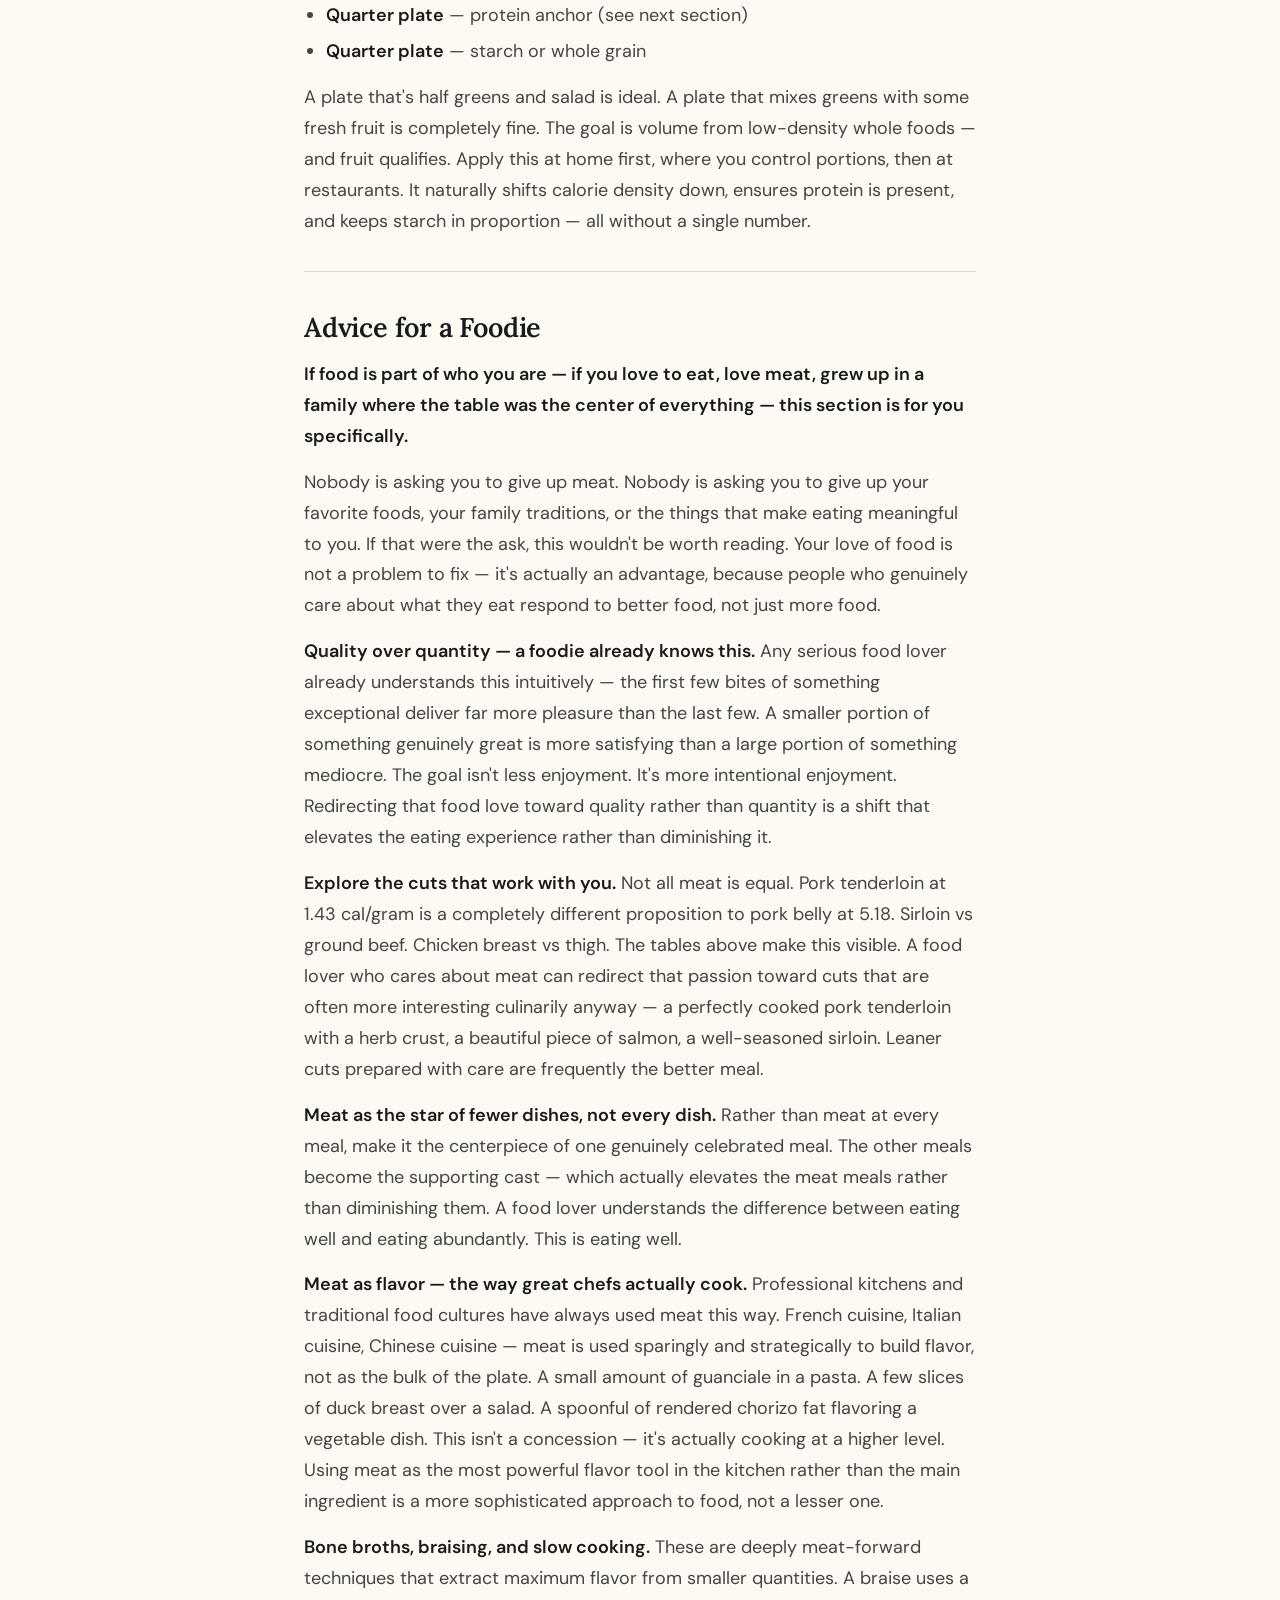
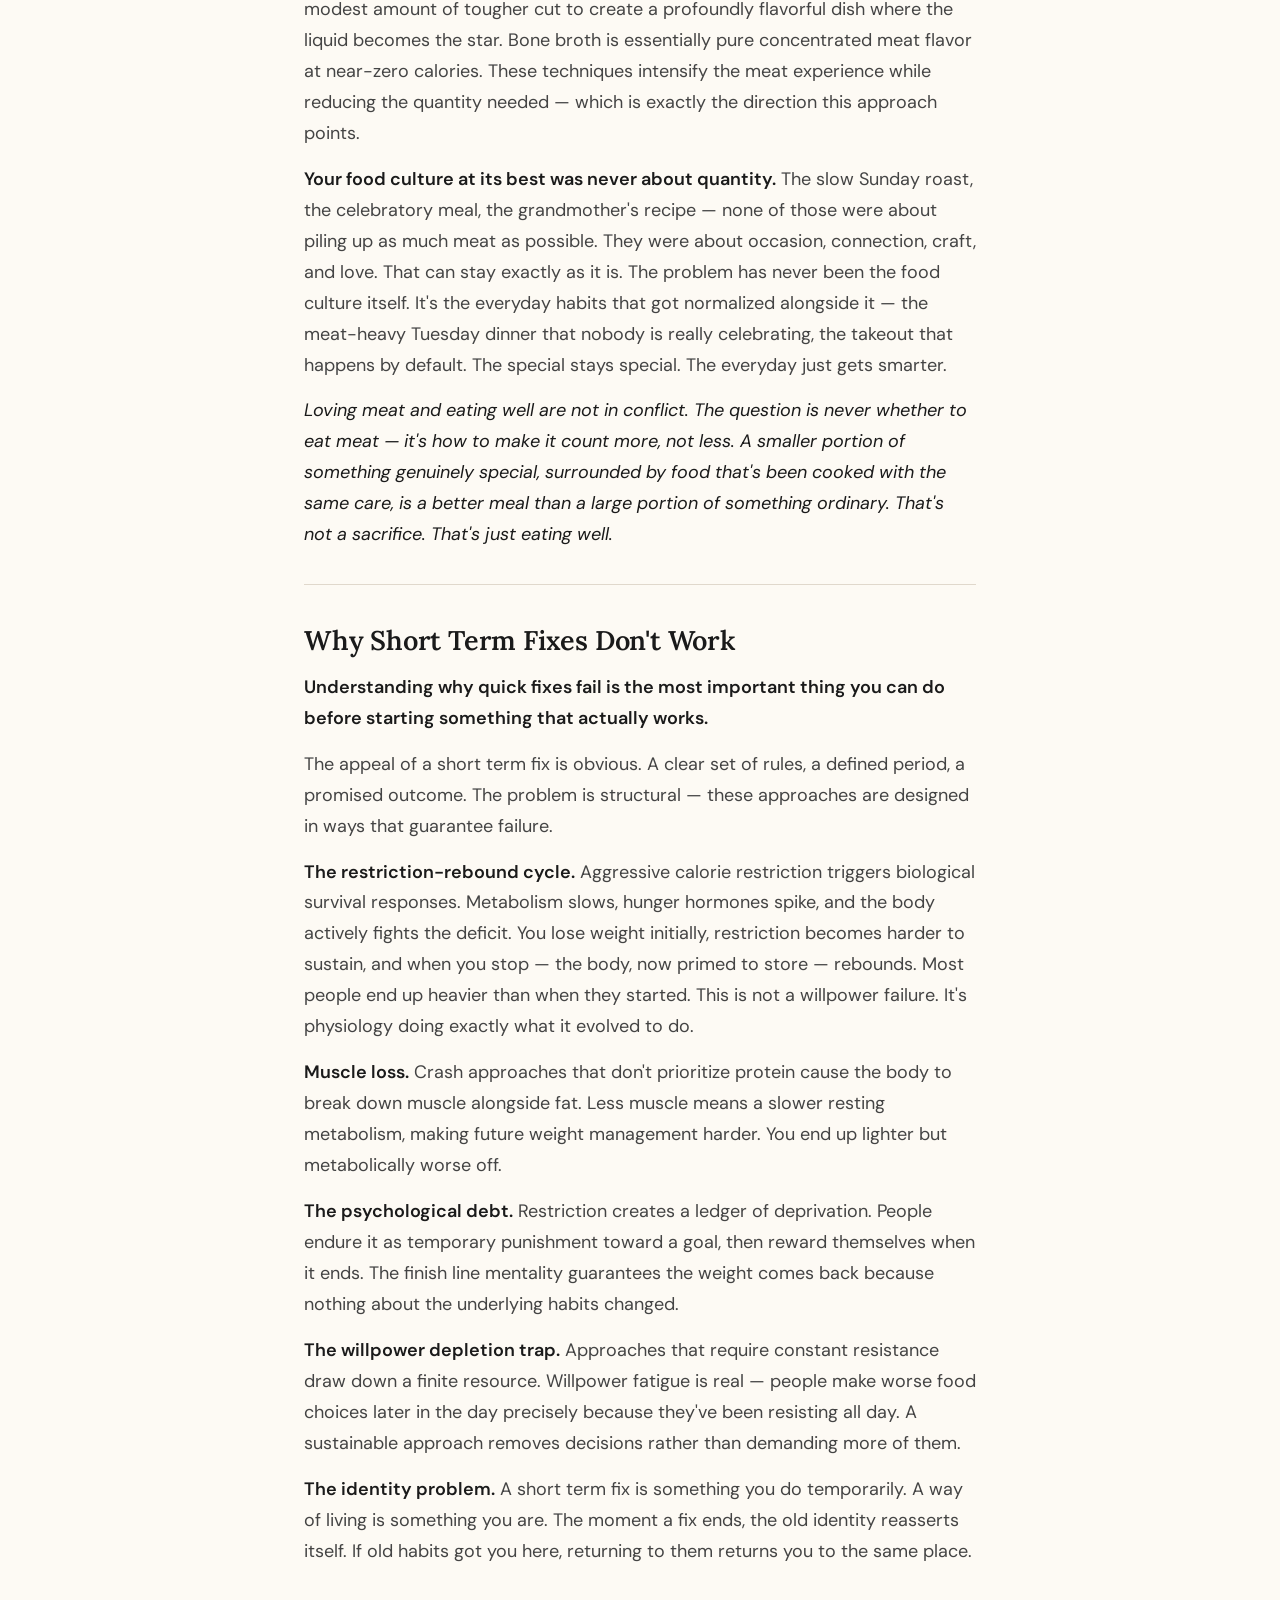
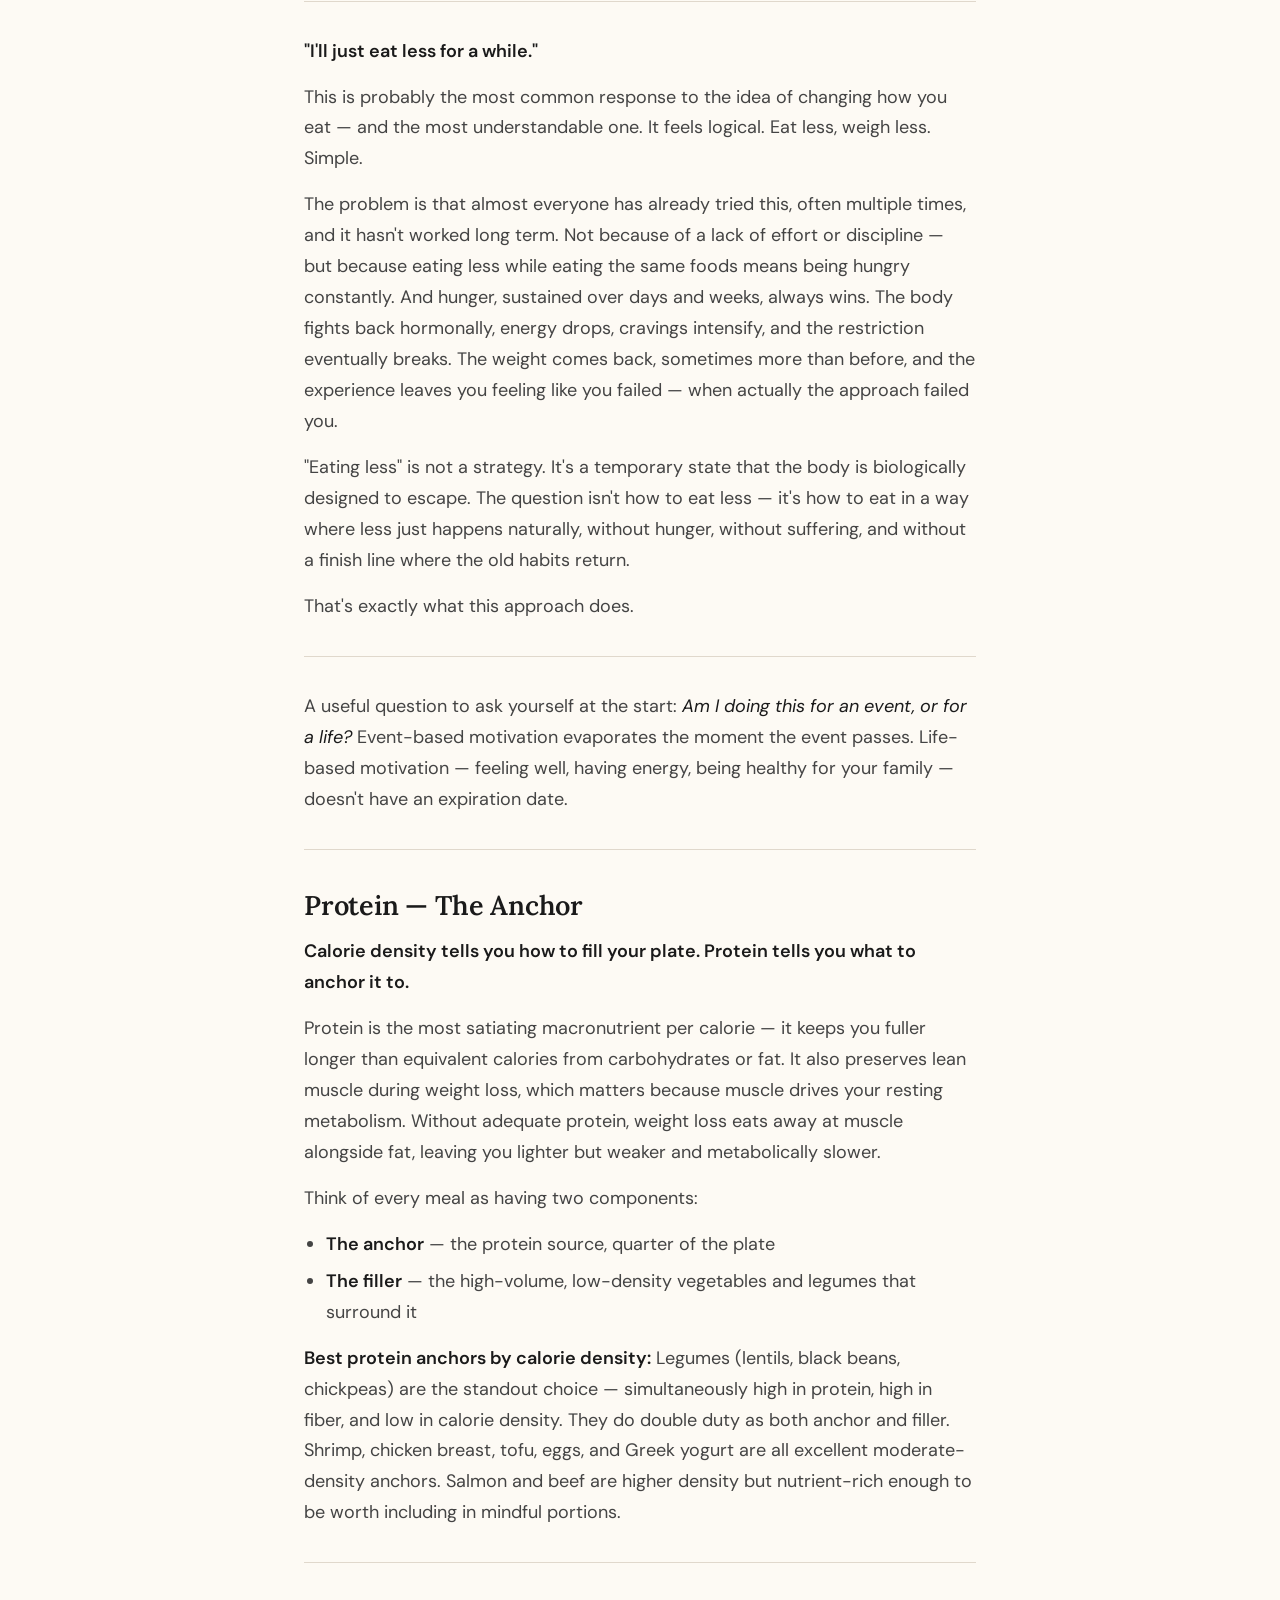
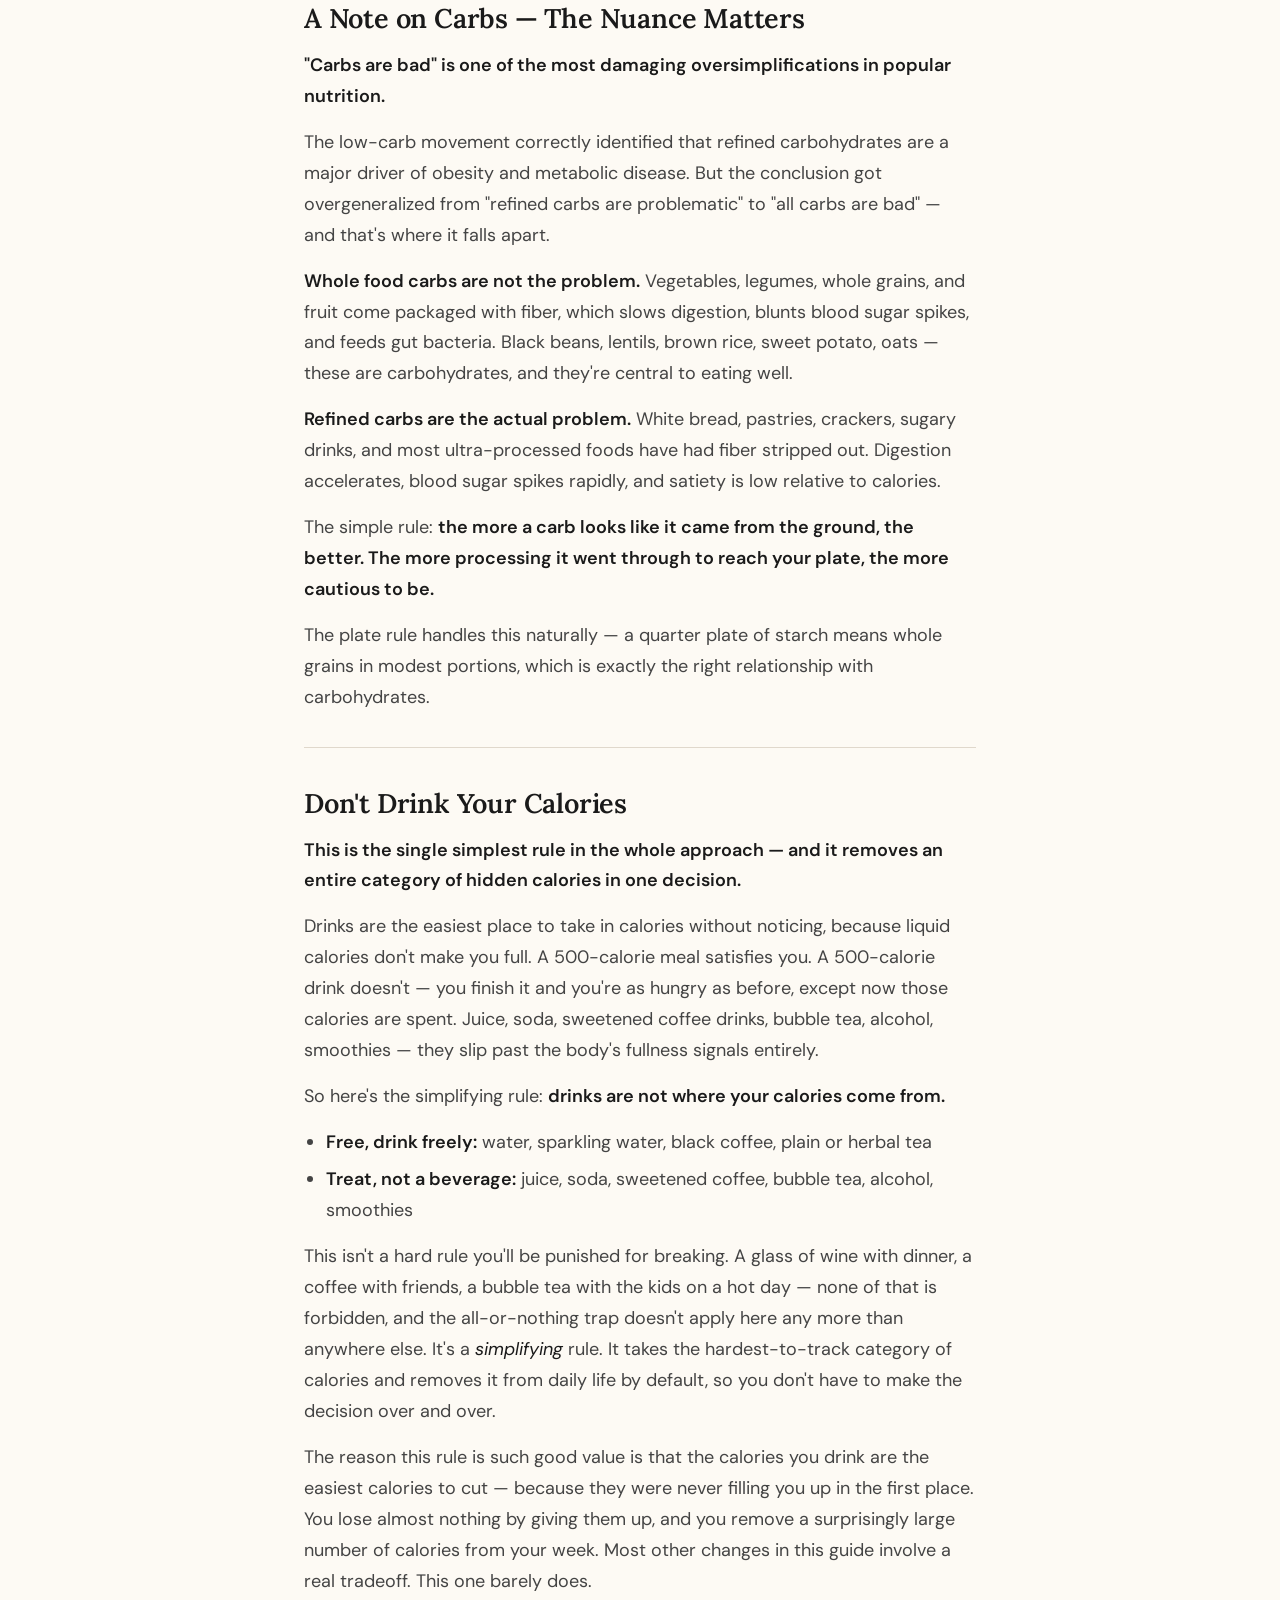
<file: eating-well-for-life/index.html>
<!DOCTYPE html>
<html lang="en">
<head>
<meta charset="UTF-8">
<meta name="viewport" content="width=device-width, initial-scale=1.0, viewport-fit=cover">
<title>Eating Well for Life</title>
<link rel="icon" type="image/svg+xml" href="./icon.svg">
<link rel="apple-touch-icon" href="./icon-180.png">
<meta name="apple-mobile-web-app-title" content="Eat Well">
<meta name="apple-mobile-web-app-capable" content="yes">
<meta name="mobile-web-app-capable" content="yes">
<meta name="apple-mobile-web-app-status-bar-style" content="black-translucent">
<meta name="theme-color" content="#2D6A2D">
<link rel="preconnect" href="https://fonts.googleapis.com">
<link rel="preconnect" href="https://fonts.gstatic.com" crossorigin>
<link href="https://fonts.googleapis.com/css2?family=Lora:ital,wght@0,400;0,600;0,700;1,400&family=DM+Sans:wght@300;400;500;600&display=swap" rel="stylesheet">
<style>
*,*::before,*::after{box-sizing:border-box;margin:0;padding:0;}
:root{
  --cream:#FDFAF4; --cream-dark:#F5F0E6;
  --green:#2D6A2D; --green-light:#E8F4E8; --green-mid:#4A8C4A;
  --terracotta:#B85C38;
  --text:#1A1A1A; --text-mid:#444; --text-light:#888;
  --border:#E0D8CC;
}
html{-webkit-text-size-adjust:100%;}
body{
  font-family:'DM Sans',sans-serif;
  background:var(--cream);
  color:var(--text-mid);
  font-size:17px;
  line-height:1.72;
  -webkit-font-smoothing:antialiased;
  padding-bottom:env(safe-area-inset-bottom);
}

/* ── HEADER ── */
header{
  position:sticky; top:0; z-index:100;
  background:rgba(253,250,244,0.97);
  backdrop-filter:blur(8px);
  -webkit-backdrop-filter:blur(8px);
  border-bottom:1px solid var(--border);
  padding-top:env(safe-area-inset-top);
}
.header-title{
  font-family:'Lora',serif; font-weight:700; font-size:17px;
  color:var(--green); text-align:center;
  padding:13px 16px 11px;
  cursor:pointer;
  -webkit-tap-highlight-color:transparent;
}
.header-title:active{ opacity:0.6; }
.tabs{
  display:flex; border-top:1px solid var(--border);
}
.tab{
  flex:1; background:none; border:none; cursor:pointer;
  font-family:'DM Sans',sans-serif; font-size:12px; font-weight:600;
  color:var(--text-light);
  padding:11px 2px 12px;
  border-bottom:2.5px solid transparent;
  transition:color .15s,border-color .15s;
  min-height:44px;
  white-space:nowrap;
  -webkit-tap-highlight-color:transparent;
}
.tab.active{ color:var(--green); border-bottom-color:var(--green); }
.tab:active{ background:var(--green-light); }

/* ── LAYOUT ── */
main{ max-width:720px; margin:0 auto; padding:24px 18px 64px; }
.page{ display:none; }
.page.active{ display:block; animation:fade .25s ease; }
@keyframes fade{ from{opacity:0;} to{opacity:1;} }

/* ── TYPOGRAPHY ── */
h1,h2,h3,h4{ font-family:'Lora',serif; line-height:1.28; color:var(--text); letter-spacing:-0.2px; }
h1{ font-size:30px; font-weight:700; margin:8px 0 18px; line-height:1.2; }
h2{ font-size:23px; font-weight:600; margin:38px 0 14px; }
h3{ font-size:19px; font-weight:600; margin:26px 0 10px; }
h4{ font-size:16px; font-weight:600; margin:18px 0 6px; color:var(--text-mid); }
p{ margin:0 0 15px; }
strong{ color:var(--text); font-weight:600; }
em{ font-style:italic; color:var(--text); }
ul,ol{ margin:0 0 15px; padding-left:22px; }
li{ margin-bottom:6px; }
a{ color:var(--green); text-decoration:underline; }
hr{ border:none; border-top:1px solid var(--border); margin:34px 0; }

/* first heading of a page sits tighter */
.page > h1:first-child{ margin-top:4px; }

/* scroll-offset so anchored jumps clear the sticky tab bar */
h2[id], h3[id]{ scroll-margin-top:96px; }

/* ── TABLE OF CONTENTS ── */
.toc-section{ margin:30px 0 8px; }
.toc-section:first-of-type{ margin-top:18px; }
.toc-section h2{ margin-bottom:6px; }
.toc-group{ margin-top:18px; }
.toc-group h3{ margin:18px 0 4px; font-size:16px; color:var(--green-mid); }
.toc-list{ list-style:none; padding-left:0; margin:0 0 6px; }
.toc-list li{ margin:0; border-bottom:1px solid var(--border); }
.toc-list li:last-child{ border-bottom:none; }
.toc-link{
  display:block; padding:13px 6px; min-height:44px;
  color:var(--text); text-decoration:none;
  font-family:'Lora',serif; font-size:17px; line-height:1.35;
  -webkit-tap-highlight-color:transparent;
  transition:color .12s, background .12s;
}
.toc-link:active{ background:var(--green-light); color:var(--green); }
.toc-link::after{ content:" ›"; color:var(--text-light); float:right; }

/* nested sub-list under a TOC entry (Traps, Practical Tips) */
.toc-sublist{
  list-style:none; padding-left:18px; margin:0;
  border-top:1px solid var(--border);
  background:var(--cream-dark);
}
.toc-sublist li{ border-bottom:1px solid var(--border); }
.toc-sublist li:last-child{ border-bottom:none; }
.toc-sublist .toc-link{
  font-size:15px; padding:11px 6px;
  color:var(--text-mid);
}
.toc-sublist .toc-link::after{ content:""; }

/* ── BLOCKQUOTES ── */
blockquote{
  background:var(--cream-dark);
  border-left:3px solid var(--green);
  border-radius:0 8px 8px 0;
  padding:14px 18px; margin:20px 0;
  font-family:'Lora',serif; font-style:italic;
  font-size:18px; color:var(--text); line-height:1.5;
}
blockquote p{ margin:0; }
blockquote p + p{ margin-top:10px; }

/* ── TABLES ── */
.table-scroll{
  overflow-x:auto; -webkit-overflow-scrolling:touch;
  margin:20px 0; border:1px solid var(--border); border-radius:10px;
}
table{ width:100%; border-collapse:collapse; background:#fff; font-size:14px; }
th{
  background:var(--cream-dark); text-align:left;
  padding:10px 13px; font-weight:600; font-size:11.5px;
  letter-spacing:0.4px; text-transform:uppercase; color:var(--text-mid);
  border-bottom:1px solid var(--border); white-space:nowrap;
}
td{ padding:9px 13px; border-bottom:1px solid var(--border); vertical-align:top; }
tr:last-child td{ border-bottom:none; }
td:nth-child(2){ font-weight:600; color:var(--text); white-space:nowrap; }

/* ── IMAGES / CHARTS ── */
img{ max-width:100%; height:auto; display:block; }
img.chart, .page img{
  width:100%; border-radius:10px; margin:16px 0 8px;
  border:1px solid var(--border); background:#000;
}
.charts-intro{
  background:var(--green-light);
  border-left:3px solid var(--green);
  border-radius:0 8px 8px 0;
  padding:14px 18px; margin:18px 0 26px;
  color:var(--text);
}

/* ── CODE (rare) ── */
code{
  background:var(--cream-dark); padding:1px 5px;
  border-radius:4px; font-size:14px;
}

/* ── FOOTER ── */
footer{
  text-align:center; color:var(--text-light); font-size:12.5px;
  padding:28px 18px 8px; border-top:1px solid var(--border);
  max-width:720px; margin:40px auto 0;
}

/* ── LARGER SCREENS ── */
@media (min-width:600px){
  body{ font-size:18px; }
  h1{ font-size:38px; }
  h2{ font-size:27px; }
  .header-title{ font-size:19px; }
  .tab{ font-size:14px; }
  main{ padding:32px 24px 72px; }
}
</style>
</head>
<body>

<header>
  <div class="header-title" role="button" tabindex="0" aria-label="Back to top of guide">Eating Well for Life</div>
  <div class="tabs">
    <button class="tab" data-page="contents">Contents</button>
    <button class="tab active" data-page="guide">Eating Well</button>
    <button class="tab" data-page="charts">Charts</button>
    <button class="tab" data-page="meals">Meals</button>
    <button class="tab" data-page="reminders">Reminders</button>
  </div>
</header>

<main>
  <div class="page" id="page-contents"><h1>Contents</h1>
<p><em>Jump straight to any section.</em></p>

<div class="toc-section">
<h2>The Guide</h2>
<ul class="toc-list">
<li><a class="toc-link" href="#guide/whats-not" data-page="guide" data-target="whats-not">Let's Start With What This Is Not</a></li>
<li><a class="toc-link" href="#guide/simple-idea" data-page="guide" data-target="simple-idea">What This Is — The Simple Idea</a></li>
<li><a class="toc-link" href="#guide/calorie-density" data-page="guide" data-target="calorie-density">What Is Calorie Density?</a></li>
<li><a class="toc-link" href="#guide/reading-the-label" data-page="guide" data-target="reading-the-label">Reading the Label — Calculating It Yourself</a></li>
<li><a class="toc-link" href="#guide/plate-rule" data-page="guide" data-target="plate-rule">The Plate Rule</a></li>
<li><a class="toc-link" href="#guide/foodie" data-page="guide" data-target="foodie">Advice for a Foodie</a></li>
<li><a class="toc-link" href="#guide/short-term-fixes" data-page="guide" data-target="short-term-fixes">Why Short Term Fixes Don't Work</a></li>
<li><a class="toc-link" href="#guide/protein" data-page="guide" data-target="protein">Protein — The Anchor</a></li>
<li><a class="toc-link" href="#guide/carbs" data-page="guide" data-target="carbs">A Note on Carbs — The Nuance Matters</a></li>
<li><a class="toc-link" href="#guide/dont-drink-calories" data-page="guide" data-target="dont-drink-calories">Don't Drink Your Calories</a></li>
<li><a class="toc-link" href="#guide/food-status" data-page="guide" data-target="food-status">A Note on Food and Status</a></li>
<li><a class="toc-link" href="#guide/traps" data-page="guide" data-target="traps">The Traps — What's Working Against You Without You Knowing</a>
<ul class="toc-sublist">
<li><a class="toc-link" href="#guide/trap-overhungry" data-page="guide" data-target="trap-overhungry">The Overhungry Trap</a></li>
<li><a class="toc-link" href="#guide/trap-healthy-halo" data-page="guide" data-target="trap-healthy-halo">The Healthy Halo Trap</a></li>
<li><a class="toc-link" href="#guide/trap-liquid-calories" data-page="guide" data-target="trap-liquid-calories">The Liquid Calories Trap</a></li>
<li><a class="toc-link" href="#guide/trap-americanization" data-page="guide" data-target="trap-americanization">The Americanization Trap</a></li>
<li><a class="toc-link" href="#guide/trap-reward" data-page="guide" data-target="trap-reward">The Reward Trap</a></li>
<li><a class="toc-link" href="#guide/trap-weekend" data-page="guide" data-target="trap-weekend">The Weekend Trap</a></li>
<li><a class="toc-link" href="#guide/trap-portion" data-page="guide" data-target="trap-portion">The Portion Distortion Trap</a></li>
<li><a class="toc-link" href="#guide/trap-all-or-nothing" data-page="guide" data-target="trap-all-or-nothing">The All-or-Nothing Trap</a></li>
<li><a class="toc-link" href="#guide/trap-condiment" data-page="guide" data-target="trap-condiment">The Condiment Blindspot</a></li>
<li><a class="toc-link" href="#guide/trap-oil" data-page="guide" data-target="trap-oil">The Cooking Oil Trap</a></li>
</ul>
</li>
<li><a class="toc-link" href="#guide/practical-tips" data-page="guide" data-target="practical-tips">Practical Tips</a>
<ul class="toc-sublist">
<li><a class="toc-link" href="#guide/tip-getting-started" data-page="guide" data-target="tip-getting-started">Getting Started</a></li>
<li><a class="toc-link" href="#guide/tip-daily-habits" data-page="guide" data-target="tip-daily-habits">Daily Habits</a></li>
<li><a class="toc-link" href="#guide/tip-restaurants" data-page="guide" data-target="tip-restaurants">At Restaurants</a></li>
</ul>
</li>
<li><a class="toc-link" href="#guide/first-week" data-page="guide" data-target="first-week">Your First Week — A Loose Guide</a></li>
<li><a class="toc-link" href="#guide/how-to-know" data-page="guide" data-target="how-to-know">How to Know It's Working</a></li>
<li><a class="toc-link" href="#guide/beyond-weight-loss" data-page="guide" data-target="beyond-weight-loss">Beyond Weight Loss — Why This Matters for Your Long Term Health</a></li>
<li><a class="toc-link" href="#guide/science" data-page="guide" data-target="science">The Science Behind This — And Where to Verify It</a></li>
<li><a class="toc-link" href="#guide/mindset" data-page="guide" data-target="mindset">The Mindset to Carry Forward</a></li>
</ul>
</div>

<div class="toc-section">
<h2>Calorie Density Charts</h2>
<ul class="toc-list">
<li><a class="toc-link" href="#charts/chart-category" data-page="charts" data-target="chart-category">By Category</a></li>
<li><a class="toc-link" href="#charts/chart-specific" data-page="charts" data-target="chart-specific">Specific Foods</a></li>
<li><a class="toc-link" href="#charts/chart-starches" data-page="charts" data-target="chart-starches">Starches &amp; Grains</a></li>
<li><a class="toc-link" href="#charts/chart-meat" data-page="charts" data-target="chart-meat">Meat &amp; Protein</a></li>
<li><a class="toc-link" href="#charts/chart-fruit" data-page="charts" data-target="chart-fruit">Fruit</a></li>
</ul>
</div>

<div class="toc-section">
<h2>Sample Meals</h2>

<div class="toc-group">
<h3>Breakfast</h3>
<ul class="toc-list">
<li><a class="toc-link" href="#meals/meal-oatmeal" data-page="meals" data-target="meal-oatmeal">Oatmeal with fruit and Greek yogurt</a></li>
<li><a class="toc-link" href="#meals/meal-scramble" data-page="meals" data-target="meal-scramble">Veggie scramble or omelet</a></li>
<li><a class="toc-link" href="#meals/meal-yogurt-bowl" data-page="meals" data-target="meal-yogurt-bowl">Greek yogurt bowl</a></li>
<li><a class="toc-link" href="#meals/meal-smoothie" data-page="meals" data-target="meal-smoothie">Smoothie, done thoughtfully</a></li>
</ul>
</div>

<div class="toc-group">
<h3>Lunch</h3>
<ul class="toc-list">
<li><a class="toc-link" href="#meals/meal-salad" data-page="meals" data-target="meal-salad">Big salad with a real protein anchor</a></li>
<li><a class="toc-link" href="#meals/meal-soup-lunch" data-page="meals" data-target="meal-soup-lunch">Soup-based lunch</a></li>
<li><a class="toc-link" href="#meals/meal-grain-bowl" data-page="meals" data-target="meal-grain-bowl">Grain bowl</a></li>
<li><a class="toc-link" href="#meals/meal-sandwich" data-page="meals" data-target="meal-sandwich">Sandwich, done thoughtfully</a></li>
<li><a class="toc-link" href="#meals/meal-leftovers" data-page="meals" data-target="meal-leftovers">Leftover dinner</a></li>
<li><a class="toc-link" href="#meals/meal-spring-rolls" data-page="meals" data-target="meal-spring-rolls">Fresh spring rolls — the healthy variation</a></li>
</ul>
</div>

<div class="toc-group">
<h3>Dinner</h3>
<ul class="toc-list">
<li><a class="toc-link" href="#meals/meal-sheet-pan" data-page="meals" data-target="meal-sheet-pan">Sheet pan dinner</a></li>
<li><a class="toc-link" href="#meals/meal-stir-fry" data-page="meals" data-target="meal-stir-fry">Stir-fry, done right</a></li>
<li><a class="toc-link" href="#meals/meal-pasta" data-page="meals" data-target="meal-pasta">Pasta, rebalanced</a></li>
<li><a class="toc-link" href="#meals/meal-tacos" data-page="meals" data-target="meal-tacos">Tacos or burrito bowls</a></li>
<li><a class="toc-link" href="#meals/meal-soup-salad" data-page="meals" data-target="meal-soup-salad">Soup-and-salad dinner</a></li>
<li><a class="toc-link" href="#meals/meal-grilled" data-page="meals" data-target="meal-grilled">Grilled protein with two vegetable sides</a></li>
<li><a class="toc-link" href="#meals/meal-build-your-own" data-page="meals" data-target="meal-build-your-own">Build-your-own dinner nights</a></li>
</ul>
</div>

<div class="toc-group">
<h3>Snacks</h3>
<ul class="toc-list">
<li><a class="toc-link" href="#meals/meal-fruit" data-page="meals" data-target="meal-fruit">Fruit, simple</a></li>
<li><a class="toc-link" href="#meals/meal-hummus" data-page="meals" data-target="meal-hummus">Raw vegetables with hummus</a></li>
<li><a class="toc-link" href="#meals/meal-greek-yogurt" data-page="meals" data-target="meal-greek-yogurt">Greek yogurt</a></li>
<li><a class="toc-link" href="#meals/meal-eggs" data-page="meals" data-target="meal-eggs">Hard-boiled eggs</a></li>
<li><a class="toc-link" href="#meals/meal-edamame" data-page="meals" data-target="meal-edamame">Edamame</a></li>
<li><a class="toc-link" href="#meals/meal-popcorn" data-page="meals" data-target="meal-popcorn">Popcorn</a></li>
</ul>
</div>

<div class="toc-group">
<h3>At Restaurants</h3>
<ul class="toc-list">
<li><a class="toc-link" href="#meals/rest-asian" data-page="meals" data-target="rest-asian">Asian restaurants</a></li>
<li><a class="toc-link" href="#meals/rest-italian" data-page="meals" data-target="rest-italian">Italian</a></li>
<li><a class="toc-link" href="#meals/rest-mexican" data-page="meals" data-target="rest-mexican">Mexican</a></li>
<li><a class="toc-link" href="#meals/rest-american" data-page="meals" data-target="rest-american">American</a></li>
</ul>
</div>
</div>
</div>

  <div class="page active" id="page-guide"><h1>Eating Well for Life</h1>
<h3>How to Feel Full, Lose Weight, and Stay Healthy — Without Giving Up the Foods You Love</h3>
<hr />
<p><em>Most approaches to weight loss ask you to eat less and suffer more. This one asks you to eat more and feel better — and the results are the same.</em></p>
<hr />
<h2 id="whats-not">Let's Start With What This Is Not</h2>
<p>You've probably tried something like this before. You found something that worked for a few weeks, maybe a few months, and then it stopped — either because it was too hard to maintain, or life got in the way, or the results reversed the moment you relaxed. If that's your experience, you're not alone and you're not the problem. The approach was.</p>
<p><strong>This is not a restrictive eating plan.</strong> Nothing is off limits. Not your favorite foods, not dessert, not a glass of wine, not a meal out. What changes is how you think about proportion, frequency, and what fills most of your plate — not what you're allowed to eat. If you love a particular food, it stays in your life. Full stop.</p>
<p><strong>This is not about eating less.</strong> It's about eating more of the right things. If you finish a meal hungry, something is wrong with the meal — not with your willpower. The goal is a full plate, a satisfied stomach, and steady energy. Weight loss happens as a natural consequence of <em>what</em> fills that plate, not as the result of suffering through smaller portions.</p>
<p><strong>This is not a short term fix.</strong> It's a way of eating you'll still be doing in five years without thinking about it — because it feels good, keeps you full, and doesn't require constant effort to maintain.</p>
<p>That combination — no restriction, no hunger, no forbidden foods, sustainable results — is what makes this different from everything else you may have tried.</p>
<hr />
<h2 id="simple-idea">What This Is — The Simple Idea</h2>
<p><strong>The whole approach comes down to two sentences.</strong></p>
<p>Eat more of foods that fill you up without loading you with calories. Eat less of foods that load you with calories without filling you up. That's it. Everything else in this guide — the zones, the plate rule, the traps, the tips — is just elaboration on those two sentences.</p>
<p>The reason this isn't obvious is that the food environment works against you. Ultra-processed foods are deliberately engineered to be high in calories and low in fullness — they're designed to keep you eating. Meanwhile the foods that genuinely satisfy — vegetables, legumes, broths, lean proteins — are often underrepresented on menus and in the culture's idea of what a satisfying meal looks like. So the first skill is simply learning to see which foods are which.</p>
<p><strong>Your hunger signals are part of this.</strong></p>
<p>Hunger is not the enemy — it's a signal. And it's one worth learning to read accurately, because most people confuse genuine hunger with other things. A real hunger signal is gradual and physical. It builds slowly and responds to any food. What often gets mistaken for hunger is actually a craving (specific, mental, often triggered by seeing or smelling something), habit (it's a certain time of day so the brain expects food), boredom, or thirst. The distinction matters because genuine hunger is worth responding to immediately — that's the overhungry trap, and it always wins. But cravings, boredom, and habit can be noticed, named, and handled differently.</p>
<p>The good news is that this approach makes hunger signals easier to read over time. When meals are high in volume and protein, you stay genuinely full for longer. The desperate, urgent hunger that drives poor decisions becomes less common. Hunger becomes something you notice calmly and address deliberately — rather than something that sneaks up and hijacks your choices.</p>
<p><strong>Start here: eat when you're genuinely hungry, stop when you're satisfied — not stuffed.</strong> The rest of the guide shows you exactly what to put on the plate to make that possible.</p>
<hr />
<h2 id="calorie-density">What Is Calorie Density?</h2>
<p><strong>Every food has a different number of calories per gram. That ratio — calorie density — determines how full you get per calorie consumed.</strong></p>
<p>A head of lettuce and a handful of almonds might contain similar calories, but the lettuce weighs many times more. Your stomach responds to volume and weight — so eating the lettuce produces much more fullness for the same calorie cost.</p>
<p>The core insight, backed by research from Penn State nutritionist Barbara Rolls, is that people tend to eat a similar <em>weight</em> of food each day regardless of how many calories that food contains. Shift the density down and you eat fewer calories without consciously restricting — because you're still full. You ate a lot. The calories just weren't there in the same quantity.</p>
<p>This is why it doesn't feel like a sacrifice. You're not eating less — you're eating smarter.</p>
<hr />
<h3>The Calorie Density Zones — General Categories</h3>
<div class="table-scroll"><table>
<thead>
<tr>
<th>Category</th>
<th>Cal/gram</th>
<th>Strategy</th>
</tr>
</thead>
<tbody>
<tr>
<td>Broths &amp; water-based soups</td>
<td>0.0–0.1</td>
<td>Eat freely — use to start meals</td>
</tr>
<tr>
<td>Leafy greens &amp; salad vegetables</td>
<td>0.1–0.2</td>
<td>Eat freely — bulk up any meal</td>
</tr>
<tr>
<td>Non-starchy vegetables</td>
<td>0.2–0.4</td>
<td>Eat freely — primary plate filler</td>
</tr>
<tr>
<td>Fresh fruit</td>
<td>0.3–0.6</td>
<td>Eat freely — ideal snack</td>
</tr>
<tr>
<td>Legumes &amp; beans</td>
<td>0.8–1.2</td>
<td>Great anchor — protein and filler in one</td>
</tr>
<tr>
<td>Lean protein (fish, poultry, tofu)</td>
<td>1.0–1.7</td>
<td>Primary protein anchor</td>
</tr>
<tr>
<td>Whole grains &amp; starchy vegetables</td>
<td>1.0–1.5</td>
<td>Moderate — quarter plate</td>
</tr>
<tr>
<td>Eggs &amp; dairy</td>
<td>1.0–2.0</td>
<td>Good anchor — watch portions</td>
</tr>
<tr>
<td>Fatty protein (red meat, dark poultry)</td>
<td>2.0–3.5</td>
<td>Mindful portions</td>
</tr>
<tr>
<td>Bread, crackers, refined grains</td>
<td>2.5–4.0</td>
<td>Easy to overeat — limit</td>
</tr>
<tr>
<td>Cheese</td>
<td>3.5–4.5</td>
<td>Condiment logic</td>
</tr>
<tr>
<td>Ultra-processed snacks</td>
<td>4.0–6.0</td>
<td>Engineered to defeat satiety</td>
</tr>
<tr>
<td>Nuts &amp; seeds</td>
<td>5.0–6.5</td>
<td>Healthy but very dense — small handfuls</td>
</tr>
<tr>
<td>Oils &amp; butter</td>
<td>7.0–9.0</td>
<td>Condiment only</td>
</tr>
</tbody>
</table></div>
<hr />
<p><img alt="Calorie Density by Category" src="chart-categories-v2.png" /></p>
<hr />
<h3>Calorie Density — Specific Foods</h3>
<div class="table-scroll"><table>
<thead>
<tr>
<th>Food</th>
<th>Cal/gram</th>
<th>Zone</th>
<th>Notes</th>
</tr>
</thead>
<tbody>
<tr>
<td>Cucumber</td>
<td>0.16</td>
<td>Eat freely</td>
<td>Great volume food</td>
</tr>
<tr>
<td>Zucchini</td>
<td>0.17</td>
<td>Eat freely</td>
<td>Mild, versatile, almost zero density</td>
</tr>
<tr>
<td>Spinach</td>
<td>0.23</td>
<td>Eat freely</td>
<td>Bulk with near-zero calories</td>
</tr>
<tr>
<td>Cauliflower</td>
<td>0.25</td>
<td>Eat freely</td>
<td>Great low-density substitute for grains</td>
</tr>
<tr>
<td>Watermelon</td>
<td>0.30</td>
<td>Eat freely</td>
<td>Very high water content, very low density</td>
</tr>
<tr>
<td>Bell pepper</td>
<td>0.31</td>
<td>Eat freely</td>
<td>Crunchy, great raw or cooked</td>
</tr>
<tr>
<td>Strawberries</td>
<td>0.32</td>
<td>Eat freely</td>
<td>Best low-density fruit snack</td>
</tr>
<tr>
<td>Broccoli</td>
<td>0.35</td>
<td>Eat freely</td>
<td>High fiber, very filling</td>
</tr>
<tr>
<td>Carrots</td>
<td>0.41</td>
<td>Eat freely</td>
<td>Great snack, high fiber</td>
</tr>
<tr>
<td>Orange</td>
<td>0.47</td>
<td>Eat freely</td>
<td>Eat it — don't drink it</td>
</tr>
<tr>
<td>Kale</td>
<td>0.49</td>
<td>Eat freely</td>
<td>Nutrient-dense, very low density</td>
</tr>
<tr>
<td>Apple</td>
<td>0.52</td>
<td>Eat freely</td>
<td>Fiber slows digestion</td>
</tr>
<tr>
<td>Blueberries</td>
<td>0.57</td>
<td>Eat freely</td>
<td>Antioxidant-rich, low density</td>
</tr>
<tr>
<td>Mango</td>
<td>0.60</td>
<td>Eat freely</td>
<td>Higher sugar than most fruit — still good</td>
</tr>
<tr>
<td>Sweet potato (cooked)</td>
<td>0.86</td>
<td>Low</td>
<td>Filling, nutritious starch option</td>
</tr>
<tr>
<td>Banana</td>
<td>0.89</td>
<td>Low</td>
<td>Higher than most fruit, still fine</td>
</tr>
<tr>
<td>Greek yogurt</td>
<td>0.90</td>
<td>Moderate</td>
<td>High protein, useful as snack</td>
</tr>
<tr>
<td>Shrimp</td>
<td>1.06</td>
<td>Moderate</td>
<td>Very high protein, very low density</td>
</tr>
<tr>
<td>Brown rice (cooked)</td>
<td>1.11</td>
<td>Moderate</td>
<td>Slightly better than white, more fiber</td>
</tr>
<tr>
<td>Lentils</td>
<td>1.16</td>
<td>Moderate</td>
<td>Best overall calorie density and protein combo</td>
</tr>
<tr>
<td>White rice (cooked)</td>
<td>1.30</td>
<td>Moderate</td>
<td>Fine in modest portions — quarter plate</td>
</tr>
<tr>
<td>Black beans</td>
<td>1.32</td>
<td>Moderate</td>
<td>Excellent — protein, fiber, and low density</td>
</tr>
<tr>
<td>Pork tenderloin</td>
<td>1.43</td>
<td>Moderate</td>
<td>Leaner cut — reasonable anchor</td>
</tr>
<tr>
<td>Tofu (firm)</td>
<td>1.44</td>
<td>Moderate</td>
<td>Great plant protein anchor</td>
</tr>
<tr>
<td>Eggs</td>
<td>1.55</td>
<td>Moderate</td>
<td>Satiating, versatile anchor</td>
</tr>
<tr>
<td>Avocado</td>
<td>1.60</td>
<td>Moderate</td>
<td>Healthy fats but dense — use as accent not base</td>
</tr>
<tr>
<td>Chicken breast</td>
<td>1.65</td>
<td>Moderate</td>
<td>Primary lean protein anchor</td>
</tr>
<tr>
<td>Beef sirloin</td>
<td>2.07</td>
<td>Mindful</td>
<td>Good protein, moderate density</td>
</tr>
<tr>
<td>Salmon</td>
<td>2.08</td>
<td>Mindful</td>
<td>Higher fat but very nutrient-dense — worth it</td>
</tr>
<tr>
<td>Whole grain bread</td>
<td>2.50</td>
<td>Mindful</td>
<td>Low satiety relative to calories</td>
</tr>
<tr>
<td>Ground beef 80/20</td>
<td>2.54</td>
<td>Mindful</td>
<td>Fat content drives density up</td>
</tr>
<tr>
<td>Cheddar cheese</td>
<td>4.02</td>
<td>Condiment</td>
<td>Use for flavor in small amounts</td>
</tr>
<tr>
<td>Pork belly</td>
<td>5.18</td>
<td>Condiment</td>
<td>Very dense — small portions</td>
</tr>
<tr>
<td>Almonds / nuts</td>
<td>5.79</td>
<td>Condiment</td>
<td>Healthy but very easy to overeat</td>
</tr>
<tr>
<td>Peanut butter</td>
<td>5.88</td>
<td>Condiment</td>
<td>Measure before eating — never eat from the jar</td>
</tr>
<tr>
<td>Dark chocolate 70%</td>
<td>5.98</td>
<td>Condiment</td>
<td>First-few-bites rule applies here</td>
</tr>
<tr>
<td>Olive oil</td>
<td>8.84</td>
<td>Condiment</td>
<td>Tiny amounts go a long way</td>
</tr>
</tbody>
</table></div>
<hr />
<p><img alt="Calorie Density by Food" src="chart-foods-v2.png" /></p>
<hr />
<h2 id="reading-the-label">Reading the Label — Calculating It Yourself</h2>
<p><strong>The tables can't list every food. But you can work out the calorie density of anything with a nutrition label in about five seconds.</strong></p>
<p>The formula is simple:</p>
<blockquote>
<p><strong>Calories per serving ÷ grams per serving = calorie density (calories per gram)</strong></p>
</blockquote>
<p>Both numbers are right there on the label. Find the calories per serving, find the serving size in grams, divide the first by the second. That's the number. Then place it on the scale you already know — under 0.7 is eat-freely territory, around 1–1.7 is moderate, above 4 is condiment-only.</p>
<p>A quick example: a label says 230 calories per serving, serving size 50 grams. 230 ÷ 50 = 4.6 calories per gram. That's deep in the condiment zone — a dense food, regardless of what the front of the package claims.</p>
<p><strong>The deeper point — if it has a label at all, be a little cautious.</strong></p>
<p>Nutrition labels exist on packaged, processed food. That's what labels are <em>for</em>. And here's the pattern worth noticing: the foods that genuinely need a label to evaluate are very often the ones to be cautious about — and the foods with no label at all are very often the best ones.</p>
<p>Broccoli doesn't have a nutrition label. Neither does an apple, a sweet potato, a piece of fresh fish, a bag of dried lentils, an onion. The whole "eat freely" zone is mostly unlabeled food. Meanwhile the crackers, the granola bars, the chips, the frozen entrées — the things that come with a detailed label and a marketing claim on the front — are disproportionately the dense, easy-to-overeat foods.</p>
<p>So the label calculation is a genuinely useful tool when you're standing in a store holding a packaged product. But the bigger signal is the label's mere existence. A cart full of food that needs no labels is usually a cart full of the right things.</p>
<hr />
<h2 id="plate-rule">The Plate Rule</h2>
<p><strong>This single visual habit does most of the work — no counting, no tracking, no measuring.</strong></p>
<p>Every meal, look at your plate:</p>
<ul>
<li><strong>Half the plate</strong> — vegetables, salad, or broth-based items; fruit is welcome here too, though vegetables first since they're lower density</li>
<li><strong>Quarter plate</strong> — protein anchor (see next section)</li>
<li><strong>Quarter plate</strong> — starch or whole grain</li>
</ul>
<p>A plate that's half greens and salad is ideal. A plate that mixes greens with some fresh fruit is completely fine. The goal is volume from low-density whole foods — and fruit qualifies. Apply this at home first, where you control portions, then at restaurants. It naturally shifts calorie density down, ensures protein is present, and keeps starch in proportion — all without a single number.</p>
<hr />
<h2 id="foodie">Advice for a Foodie</h2>
<p><strong>If food is part of who you are — if you love to eat, love meat, grew up in a family where the table was the center of everything — this section is for you specifically.</strong></p>
<p>Nobody is asking you to give up meat. Nobody is asking you to give up your favorite foods, your family traditions, or the things that make eating meaningful to you. If that were the ask, this wouldn't be worth reading. Your love of food is not a problem to fix — it's actually an advantage, because people who genuinely care about what they eat respond to better food, not just more food.</p>
<p><strong>Quality over quantity — a foodie already knows this.</strong>
Any serious food lover already understands this intuitively — the first few bites of something exceptional deliver far more pleasure than the last few. A smaller portion of something genuinely great is more satisfying than a large portion of something mediocre. The goal isn't less enjoyment. It's more intentional enjoyment. Redirecting that food love toward quality rather than quantity is a shift that elevates the eating experience rather than diminishing it.</p>
<p><strong>Explore the cuts that work with you.</strong>
Not all meat is equal. Pork tenderloin at 1.43 cal/gram is a completely different proposition to pork belly at 5.18. Sirloin vs ground beef. Chicken breast vs thigh. The tables above make this visible. A food lover who cares about meat can redirect that passion toward cuts that are often more interesting culinarily anyway — a perfectly cooked pork tenderloin with a herb crust, a beautiful piece of salmon, a well-seasoned sirloin. Leaner cuts prepared with care are frequently the better meal.</p>
<p><strong>Meat as the star of fewer dishes, not every dish.</strong>
Rather than meat at every meal, make it the centerpiece of one genuinely celebrated meal. The other meals become the supporting cast — which actually elevates the meat meals rather than diminishing them. A food lover understands the difference between eating well and eating abundantly. This is eating well.</p>
<p><strong>Meat as flavor — the way great chefs actually cook.</strong>
Professional kitchens and traditional food cultures have always used meat this way. French cuisine, Italian cuisine, Chinese cuisine — meat is used sparingly and strategically to build flavor, not as the bulk of the plate. A small amount of guanciale in a pasta. A few slices of duck breast over a salad. A spoonful of rendered chorizo fat flavoring a vegetable dish. This isn't a concession — it's actually cooking at a higher level. Using meat as the most powerful flavor tool in the kitchen rather than the main ingredient is a more sophisticated approach to food, not a lesser one.</p>
<p><strong>Bone broths, braising, and slow cooking.</strong>
These are deeply meat-forward techniques that extract maximum flavor from smaller quantities. A braise uses a modest amount of tougher cut to create a profoundly flavorful dish where the liquid becomes the star. Bone broth is essentially pure concentrated meat flavor at near-zero calories. These techniques intensify the meat experience while reducing the quantity needed — which is exactly the direction this approach points.</p>
<p><strong>Your food culture at its best was never about quantity.</strong>
The slow Sunday roast, the celebratory meal, the grandmother's recipe — none of those were about piling up as much meat as possible. They were about occasion, connection, craft, and love. That can stay exactly as it is. The problem has never been the food culture itself. It's the everyday habits that got normalized alongside it — the meat-heavy Tuesday dinner that nobody is really celebrating, the takeout that happens by default. The special stays special. The everyday just gets smarter.</p>
<p><em>Loving meat and eating well are not in conflict. The question is never whether to eat meat — it's how to make it count more, not less. A smaller portion of something genuinely special, surrounded by food that's been cooked with the same care, is a better meal than a large portion of something ordinary. That's not a sacrifice. That's just eating well.</em></p>
<hr />
<h2 id="short-term-fixes">Why Short Term Fixes Don't Work</h2>
<p><strong>Understanding why quick fixes fail is the most important thing you can do before starting something that actually works.</strong></p>
<p>The appeal of a short term fix is obvious. A clear set of rules, a defined period, a promised outcome. The problem is structural — these approaches are designed in ways that guarantee failure.</p>
<p><strong>The restriction-rebound cycle.</strong> Aggressive calorie restriction triggers biological survival responses. Metabolism slows, hunger hormones spike, and the body actively fights the deficit. You lose weight initially, restriction becomes harder to sustain, and when you stop — the body, now primed to store — rebounds. Most people end up heavier than when they started. This is not a willpower failure. It's physiology doing exactly what it evolved to do.</p>
<p><strong>Muscle loss.</strong> Crash approaches that don't prioritize protein cause the body to break down muscle alongside fat. Less muscle means a slower resting metabolism, making future weight management harder. You end up lighter but metabolically worse off.</p>
<p><strong>The psychological debt.</strong> Restriction creates a ledger of deprivation. People endure it as temporary punishment toward a goal, then reward themselves when it ends. The finish line mentality guarantees the weight comes back because nothing about the underlying habits changed.</p>
<p><strong>The willpower depletion trap.</strong> Approaches that require constant resistance draw down a finite resource. Willpower fatigue is real — people make worse food choices later in the day precisely because they've been resisting all day. A sustainable approach removes decisions rather than demanding more of them.</p>
<p><strong>The identity problem.</strong> A short term fix is something you do temporarily. A way of living is something you are. The moment a fix ends, the old identity reasserts itself. If old habits got you here, returning to them returns you to the same place.</p>
<hr />
<p><strong>"I'll just eat less for a while."</strong></p>
<p>This is probably the most common response to the idea of changing how you eat — and the most understandable one. It feels logical. Eat less, weigh less. Simple.</p>
<p>The problem is that almost everyone has already tried this, often multiple times, and it hasn't worked long term. Not because of a lack of effort or discipline — but because eating less while eating the same foods means being hungry constantly. And hunger, sustained over days and weeks, always wins. The body fights back hormonally, energy drops, cravings intensify, and the restriction eventually breaks. The weight comes back, sometimes more than before, and the experience leaves you feeling like you failed — when actually the approach failed you.</p>
<p>"Eating less" is not a strategy. It's a temporary state that the body is biologically designed to escape. The question isn't how to eat less — it's how to eat in a way where less just happens naturally, without hunger, without suffering, and without a finish line where the old habits return.</p>
<p>That's exactly what this approach does.</p>
<hr />
<p>A useful question to ask yourself at the start: <em>Am I doing this for an event, or for a life?</em> Event-based motivation evaporates the moment the event passes. Life-based motivation — feeling well, having energy, being healthy for your family — doesn't have an expiration date.</p>
<hr />
<h2 id="protein">Protein — The Anchor</h2>
<p><strong>Calorie density tells you how to fill your plate. Protein tells you what to anchor it to.</strong></p>
<p>Protein is the most satiating macronutrient per calorie — it keeps you fuller longer than equivalent calories from carbohydrates or fat. It also preserves lean muscle during weight loss, which matters because muscle drives your resting metabolism. Without adequate protein, weight loss eats away at muscle alongside fat, leaving you lighter but weaker and metabolically slower.</p>
<p>Think of every meal as having two components:</p>
<ul>
<li><strong>The anchor</strong> — the protein source, quarter of the plate</li>
<li><strong>The filler</strong> — the high-volume, low-density vegetables and legumes that surround it</li>
</ul>
<p><strong>Best protein anchors by calorie density:</strong> Legumes (lentils, black beans, chickpeas) are the standout choice — simultaneously high in protein, high in fiber, and low in calorie density. They do double duty as both anchor and filler. Shrimp, chicken breast, tofu, eggs, and Greek yogurt are all excellent moderate-density anchors. Salmon and beef are higher density but nutrient-rich enough to be worth including in mindful portions.</p>
<hr />
<h2 id="carbs">A Note on Carbs — The Nuance Matters</h2>
<p><strong>"Carbs are bad" is one of the most damaging oversimplifications in popular nutrition.</strong></p>
<p>The low-carb movement correctly identified that refined carbohydrates are a major driver of obesity and metabolic disease. But the conclusion got overgeneralized from "refined carbs are problematic" to "all carbs are bad" — and that's where it falls apart.</p>
<p><strong>Whole food carbs are not the problem.</strong> Vegetables, legumes, whole grains, and fruit come packaged with fiber, which slows digestion, blunts blood sugar spikes, and feeds gut bacteria. Black beans, lentils, brown rice, sweet potato, oats — these are carbohydrates, and they're central to eating well.</p>
<p><strong>Refined carbs are the actual problem.</strong> White bread, pastries, crackers, sugary drinks, and most ultra-processed foods have had fiber stripped out. Digestion accelerates, blood sugar spikes rapidly, and satiety is low relative to calories.</p>
<p>The simple rule: <strong>the more a carb looks like it came from the ground, the better. The more processing it went through to reach your plate, the more cautious to be.</strong></p>
<p>The plate rule handles this naturally — a quarter plate of starch means whole grains in modest portions, which is exactly the right relationship with carbohydrates.</p>
<hr />
<h2 id="dont-drink-calories">Don't Drink Your Calories</h2>
<p><strong>This is the single simplest rule in the whole approach — and it removes an entire category of hidden calories in one decision.</strong></p>
<p>Drinks are the easiest place to take in calories without noticing, because liquid calories don't make you full. A 500-calorie meal satisfies you. A 500-calorie drink doesn't — you finish it and you're as hungry as before, except now those calories are spent. Juice, soda, sweetened coffee drinks, bubble tea, alcohol, smoothies — they slip past the body's fullness signals entirely.</p>
<p>So here's the simplifying rule: <strong>drinks are not where your calories come from.</strong></p>
<ul>
<li><strong>Free, drink freely:</strong> water, sparkling water, black coffee, plain or herbal tea</li>
<li><strong>Treat, not a beverage:</strong> juice, soda, sweetened coffee, bubble tea, alcohol, smoothies</li>
</ul>
<p>This isn't a hard rule you'll be punished for breaking. A glass of wine with dinner, a coffee with friends, a bubble tea with the kids on a hot day — none of that is forbidden, and the all-or-nothing trap doesn't apply here any more than anywhere else. It's a <em>simplifying</em> rule. It takes the hardest-to-track category of calories and removes it from daily life by default, so you don't have to make the decision over and over.</p>
<p>The reason this rule is such good value is that the calories you drink are the easiest calories to cut — because they were never filling you up in the first place. You lose almost nothing by giving them up, and you remove a surprisingly large number of calories from your week. Most other changes in this guide involve a real tradeoff. This one barely does.</p>
<p>One specific note worth repeating: <strong>don't drink your fruit.</strong> A whole orange is fiber, volume, water, and takes time to eat. Orange juice is the sugar with the fiber stripped out, and it's easy to drink three oranges' worth in thirty seconds without noticing. Whenever there's a choice between the whole fruit and the juice, the whole fruit wins.</p>
<hr />
<h2 id="food-status">A Note on Food and Status</h2>
<p><strong>One of the quietest obstacles to eating well is the cultural story we've absorbed about what certain foods say about us.</strong></p>
<p>Without realizing it, most of us carry a hierarchy: steak is celebration, abundance, a sign of doing well. A big plate of meat is a reward. Vegetables are a side dish — supporting cast, never the point. Salad is what you eat when you're punishing yourself. Beans and lentils are budget food, peasant food, what you eat when you can't afford anything better.</p>
<p>These associations are so embedded that people sometimes resist eating patterns not because the food tastes bad — but because of what eating that way feels like it says about them.</p>
<p>Here's the reframe worth sitting with: <strong>the food cultures with the longest lives and the best health outcomes eat exactly what Western culture labeled poor people's food.</strong> Beans, rice, vegetables, modest amounts of meat, eaten in abundance. The longest-lived communities on earth — in Japan, Sardinia, Greece, Costa Rica — have been eating this way for generations, not because they couldn't afford better, but because it <em>is</em> better.</p>
<p>The status hierarchy got it completely backwards. A plate stacked with meat isn't abundance — it's a calorie density problem. A bowl of lentils with vegetables and herbs isn't poverty — it's the meal that gets people to 90 in good health.</p>
<p>Letting go of those associations isn't just a nice idea. For many people it's the actual obstacle between where they are and where they want to be.</p>
<hr />
<h2 id="traps">The Traps — What's Working Against You Without You Knowing</h2>
<p><strong>None of these feel like traps while you're in them. They all have a completely convincing internal logic in the moment.</strong> That's what makes them traps rather than mistakes. Recognizing them by name removes their power.</p>
<hr />
<h3 id="trap-overhungry">The Overhungry Trap</h3>
<p><strong>Waiting too long to eat is one of the most common reasons people make poor food choices — and it has nothing to do with willpower.</strong></p>
<p>When you get too hungry, cortisol and ghrelin (the hunger hormone) spike. At that point the brain's reward system genuinely overrides rational food choice. You stop choosing what you planned to eat and start choosing whatever will deliver fast reward — fat, sugar, and salt. It's neurochemistry, not weakness.</p>
<p>The pattern looks like this: skipping a meal → powering through hunger → arriving ravenous → eating fast, eating dense, eating more than intended → feeling guilty → restricting the next day → repeat.</p>
<p>The fix is prevention. A low-density snack buffer — fruit, raw vegetables, a cup of broth — in the window before you historically get overhungry prevents the spike before it happens. Eating this way, done well, means you're never hungry enough for that override to kick in.</p>
<hr />
<h3 id="trap-healthy-halo">The Healthy Halo Trap</h3>
<p><strong>Eating more of something because it's labeled healthy is one of the most common ways good intentions go sideways.</strong></p>
<p>Granola, açaí bowls, trail mix, whole grain crackers, smoothies — all marketed as health foods but often extremely calorie dense. The label gives unconscious permission for larger portions. The food isn't the problem; the portion enabled by the halo is.</p>
<hr />
<h3 id="trap-liquid-calories">The Liquid Calories Trap</h3>
<p><strong>Drinks don't trigger the same satiety signals as food, so the brain dramatically undercounts them.</strong></p>
<p>Juices, lattes, sports drinks, smoothies, alcohol — they add up fast and the brain essentially doesn't register them as eating. You can drink 500 calories and feel no fuller than before. The same 500 calories as food would have genuinely satisfied you.</p>
<p><strong>Bubble tea is the most extreme example worth knowing about.</strong> A large milk tea with tapioca pearls typically runs 500 to 800 calories — with 60 to 90 grams of sugar, and sometimes a full day's worth of saturated fat. That's a meal's worth of calories in a cup, and it leaves you no fuller than before you drank it.</p>
<p>It's deceptive in a specific way. Bubble tea <em>looks</em> light — it's mostly liquid and ice by weight, so by the numbers it can seem low density. That's a statistical illusion. The water and ice inflate the weight, but every one of those calories is still there, and none of the fullness is. The tapioca pearls make it worse — they're balls of starch cooked in sugar syrup sitting at the bottom of the cup, and they don't register as "food" the way a plate of rice would.</p>
<p>If bubble tea is part of life — and it often is — the harm-reduction moves are real: most shops let you set the sugar level (ordering 25–50% instead of 100% cuts a lot), skipping the pearls and foam removes a big chunk, and a smaller size scales everything down. But the cleanest approach is the one in the next section.</p>
<hr />
<h3 id="trap-americanization">The Americanization Trap</h3>
<p><strong>Many Asian dishes that appear healthy have been significantly altered for the American market in ways that dramatically increase calorie density.</strong></p>
<p>Traditional pho is mostly broth — nearly zero calories per gram — with modest amounts of thin-sliced meat, rice noodles, and fresh herbs. American versions flip that ratio: more meat, more noodles, less herb, richer broth. A very different calorie proposition. The same transformation happens across nearly every Asian cuisine:</p>
<ul>
<li><strong>Ramen</strong> — traditional is light broth with modest toppings. American ramen shops pile on chashu pork, butter, corn, and rich fatty broth. A bowl can easily hit 800–1,200 calories.</li>
<li><strong>Sushi</strong> — traditional nigiri is fish and a small mound of rice. American menus are dominated by rolls loaded with cream cheese, spicy mayo, tempura, and avocado. Simple nigiri is the lower-density choice almost every time.</li>
<li><strong>Pad Thai</strong> — the street version in Thailand is lighter and smaller with a moderate sauce ratio. American portions are often two to three times larger with heavier peanut sauce.</li>
<li><strong>Chinese food</strong> — dishes like General Tso's chicken, orange chicken, and sesame chicken don't exist in China. They're deep-fried protein in sugary sauce, invented for the American market. Authentic Chinese cooking uses meat as a flavoring, not a centerpiece, surrounded by vegetables.</li>
<li><strong>Korean BBQ</strong> — the authentic experience centers around many small banchan (side dishes), mostly vegetable-based, that fill you up alongside modest grilled meat. American Korean BBQ often skips or minimizes banchan and makes meat the entire focus.</li>
</ul>
<p><strong>The common thread:</strong> portion sizes inflate, meat increases, vegetables decrease, frying replaces steaming, sauces get heavier and sweeter.</p>
<p><strong>The practical rule:</strong> the closer a dish is to what you'd find in that country, the more likely it aligns with calorie density principles. Ask for sauces on the side, choose steamed over fried, and treat the meat as a supporting player.</p>
<hr />
<h3 id="trap-reward">The Reward Trap</h3>
<p><strong>"I worked out today so I deserve this" rarely works out mathematically.</strong></p>
<p>Exercise consistently burns fewer calories than people think, and reward foods consistently contain more. The psychological logic feels airtight; the numbers almost never support it.</p>
<hr />
<h3 id="trap-weekend">The Weekend Trap</h3>
<p><strong>Two days of loosening up can erase five days of progress.</strong></p>
<p>This is especially common in people who feel they're "doing well" during the week. The weekday intention is real; the weekend accounting just doesn't get done. Consistency matters more than any single day's perfection — which leads directly to the next trap.</p>
<hr />
<h3 id="trap-portion">The Portion Distortion Trap</h3>
<p><strong>Eating the right foods but significantly underestimating quantities.</strong></p>
<p>Especially common with moderate-density foods — nuts, olive oil, peanut butter, brown rice, pasta. People measure once, eyeball forever, and the eyeball drifts upward over time. The condiment-sized foods in the table are the main risk area.</p>
<hr />
<h3 id="trap-all-or-nothing">The All-or-Nothing Trap</h3>
<p><strong>One imperfect meal triggering complete abandonment of the approach.</strong></p>
<p>"I've already blown it" is one of the most costly thoughts in nutrition. There's no off plan here — it's a spectrum, not a rule set. One dense meal doesn't undo anything. The next meal is all that matters.</p>
<hr />
<h3 id="trap-condiment">The Condiment Blindspot</h3>
<p><strong>Carefully choosing low-density foods then drowning them in high-density dressings and sauces.</strong></p>
<p>A salad is a perfect calorie density meal until you add several hundred calories of ranch dressing. This is also how restaurant dishes and Americanized versions of Asian food get calorie-loaded — the base is fine, the sauce transforms it. Ask for dressings and sauces on the side and add sparingly.</p>
<hr />
<h3 id="trap-oil">The Cooking Oil Trap</h3>
<p><strong>Oil is the single densest food in existence — and it's invisible once it hits the pan.</strong></p>
<p>At 8.84 cal/gram, oil is denser than butter, denser than nuts, denser than anything else on the table. Because it disappears into cooking, it's one of the easiest ways to add hundreds of calories to an otherwise excellent meal without realizing it. A stir-fry of vegetables and chicken is a great low-density meal. The same stir-fry made with four tablespoons of oil is a very different calorie proposition — and it tastes almost identical.</p>
<p>Use the minimum amount needed, switch to a non-stick pan, or use a light spray instead of a pour. This single habit in the kitchen has an outsized impact on everything you cook at home.</p>
<hr />
<h2 id="practical-tips">Practical Tips</h2>
<h3 id="tip-getting-started">Getting Started</h3>
<p><strong>Don't start by restricting — start by adding.</strong> Add a low-density starter to meals you already eat. A bowl of broth, a side salad, or sliced vegetables before your normal meal. Don't change the meal yet — just precede it with volume. This builds the habit without the psychological cost of losing anything.</p>
<p><strong>Prioritize the highest-impact changes first.</strong> Not all swaps are equal, and trying to change everything at once leads to nothing changing. Focus on the moves that shift calorie density the most dramatically. Swapping beef for chicken is a much bigger change than swapping white rice for brown rice — the tables make this visible. Start with the swaps that move you across a zone boundary, not the ones that fine-tune within the same zone. Early wins build momentum.</p>
<p><strong>Use substitution, not elimination.</strong> For every high-density food you eat regularly, find a lower-density version that satisfies the same craving. You don't give anything up — you replace it with something close enough that the meal still feels familiar. Creamy soup becomes broth-based soup. Ground beef becomes ground turkey or a beef-lentil mix. A heavy pasta sauce gets extended with extra vegetables. The dish stays recognizable; the calorie density quietly drops.</p>
<p><strong>Design meals that become "the usual."</strong> A meal you eat automatically requires zero decision-making — and decision elimination is more powerful than decision improvement. A bowl of oatmeal every morning isn't just convenient, it's a system that removes an entire category of choice from a moment when willpower is lowest. Build two or three default meals — one for breakfast, one for a standard lunch — and let everything else be flexible.</p>
<p><strong>Do a kitchen audit.</strong> What's visible and accessible determines most of what you eat, especially when tired or distracted. Move high-density snacks out of sight or out of the house. Put fruit on the counter. Pre-cut vegetables and place them at eye level in the fridge. Environment design beats willpower every time.</p>
<p><strong>Identify your personal overhungry window.</strong> When do you consistently get too hungry? Mid-afternoon? After dinner? Plan a low-density snack specifically for that window before it happens.</p>
<p><strong>Pick two protein anchors</strong> you enjoy and keep them always available. Anchor scarcity leads to poor improvised choices on busy nights.</p>
<hr />
<h3 id="tip-daily-habits">Daily Habits</h3>
<p><strong>Start every meal with the lowest-density item first.</strong> Soup or salad before the denser elements. This is a traditional pattern in Japanese, Vietnamese, and French meals — it's not accidental. By the time the denser food arrives, satiety is already building.</p>
<p><strong>Make low-density food delicious.</strong> The solution to eating more vegetables isn't discipline — it's flavor. Herbs, spices, citrus, and vinegar add enormous flavor at near-zero calorie cost. Fresh lime on fish or vegetables, a generous handful of fresh herbs, a vinegar-based dressing instead of a creamy one. The goal is food you want to eat, not food you tolerate.</p>
<p><strong>Pre-commit your meals before you're hungry.</strong> Deciding what to eat in a moment of hunger is the worst possible time to make that decision. Choosing tomorrow's lunch tonight, or scanning a restaurant menu online before you arrive, moves the decision to a moment of clear thinking. Even a loose plan dramatically outperforms deciding in the moment.</p>
<p><strong>Know the difference between hunger and craving.</strong> Real hunger responds to any food — including a plain apple or raw carrots. A craving is specific: it wants something particular, usually high-density. A simple test: if the idea of an apple sounds genuinely unappealing, it's a craving, not hunger. Recognizing the difference lets you respond deliberately rather than reactively.</p>
<p><strong>Use meat as a flavor, not a main course.</strong> Reposition meat as a seasoning rather than the centerpiece. A small amount of high-quality beef, pork, or chicken adding flavor to a dish that's mostly vegetables, legumes, and grains is both more satisfying and dramatically lower in calorie density than a plate where meat is the anchor. You're not removing meat — you're using it the way it works best.</p>
<p><strong>Eat slowly.</strong> The brain has roughly a 20-minute lag before satiety signals register. Eating fast means consistently overshooting fullness before your body can signal stop. A related practice from Okinawa is <em>hara hachi bu</em>: eating to about 80% fullness and then stopping. The last 20% catches up within minutes. You never feel stuffed, and you never feel deprived.</p>
<p><strong>The first few bites rule.</strong> Most of the pleasure from a dessert or indulgent food comes from the first few bites — enjoyment drops measurably after that. You're chasing a diminishing return with each subsequent bite. A small portion eaten slowly and with full attention delivers more pleasure per calorie than a large portion eaten distractedly. Small portions mean getting more, not having less.</p>
<p><strong>Treat high-density foods as condiments, not meals.</strong> Olive oil, cheese, nuts, butter, and rich sauces belong on the plate in small amounts — for flavor, not volume.</p>
<p><strong>Default snack is whole fruit or raw vegetables.</strong> If having something dense, portion it before you start and never eat from the container.</p>
<p><strong>One meal prep session per week.</strong> Pre-cooked protein and pre-cut vegetables removes the friction that drives bad decisions on busy nights. Keep legumes cooked and ready.</p>
<p><strong>Use entrée dilution.</strong> Lower the calorie density of meals you already make by adding low-density ingredients invisibly. Extra vegetables stirred into pasta sauce. Pureed cauliflower blended into mashed potato. Spinach folded into scrambled eggs. Ground meat stretched with lentils or finely chopped mushrooms. The dish stays completely recognizable — the family doesn't notice — but the calorie density quietly drops.</p>
<hr />
<h3 id="tip-restaurants">At Restaurants</h3>
<ul>
<li>Scan the menu for the dish closest to its original cultural version</li>
<li>Be cautious of anything described as crispy, creamy, loaded, smothered, or glazed</li>
<li>Ask for sauces and dressings on the side — this single habit is high leverage</li>
<li>Start with broth soup or a plain salad if available</li>
<li>Apply the plate ratio rule visually to whatever arrives</li>
</ul>
<hr />
<h2 id="first-week">Your First Week — A Loose Guide</h2>
<p><strong>You don't need to change everything at once. You just need to start somewhere that matters.</strong></p>
<p><strong>Days 1–2: Awareness only.</strong> Don't change anything yet. Look at your meals and mentally note where the highest-density items are. Look at the tables. Just observe without judgment.</p>
<p><strong>Days 3–4: Add before you subtract.</strong> Add one low-density element to your existing meals — a side of vegetables, a bowl of broth before dinner, fruit instead of a packaged snack. Don't remove anything yet.</p>
<p><strong>Days 5–6: Make one high-impact swap.</strong> Pick one item from your regular eating that sits in the dense zone and swap it for something in the moderate zone. Beef to chicken. Fried to grilled. A creamy sauce on the side instead of poured over everything.</p>
<p><strong>Day 7: Design your defaults.</strong> Pick one breakfast and one lunch that you'll eat on repeat. Simple, low-density, satisfying. These become your "the usual" — the meals you don't have to think about.</p>
<p>By the end of the first week you've built awareness, added volume, made one meaningful swap, and established two automatic meals. That's a genuine foundation, not a dramatic overhaul that collapses by week three.</p>
<hr />
<h2 id="how-to-know">How to Know It's Working</h2>
<p><strong>Don't rely solely on the scale.</strong> It fluctuates daily based on water, sodium, and digestion and will mislead you constantly. Use a broader set of signals.</p>
<p><strong>Weekly signals:</strong>
- Getting overhungry less often — direct indicator the approach is working
- Finishing meals satisfied rather than stuffed — satiety is calibrating correctly
- Defaulting to better choices without thinking hard — habit formation is progress even before physical changes show up
- If you weigh yourself, once per week at the same time — look at the 3–4 week trend, not day to day</p>
<p><strong>Monthly signals:</strong>
- Clothes fitting differently — often shows up before scale changes
- Energy levels stabilizing — fewer afternoon crashes
- Hunger patterns becoming predictable — knowing when you'll be hungry and having a plan is a sign the system is working</p>
<p><strong>If progress stalls:</strong>
- Revisit the traps list honestly — the weekend trap and cooking oil trap are the most common hidden culprits
- Check liquid calories — people consistently and significantly underestimate these
- Check protein — if you're losing energy or feeling weak, protein is likely too low
- Don't restrict further — eat smarter, not less</p>
<p>The plateau of latent potential is real — progress often happens invisibly before it becomes visible. The habits are forming before the results appear. Keep going.</p>
<hr />
<h2 id="beyond-weight-loss">Beyond Weight Loss — Why This Matters for Your Long Term Health</h2>
<p><strong>Weight loss is the first thing you'll notice. It isn't the most important benefit.</strong></p>
<p><strong>Energy and physical activity.</strong> Whole foods and fiber create steady blood sugar rather than spikes and crashes. The afternoon energy slump most people experience is largely a refined carb and blood sugar story. Eating this way tends to produce more consistent energy throughout the day — and movement and good eating reinforce each other in a positive cycle.</p>
<p><strong>Type 2 diabetes.</strong> High-refined-carb, calorie-dense eating drives insulin resistance over time. High-fiber, whole food eating is strongly protective against Type 2 diabetes and in many cases can reverse early-stage insulin resistance.</p>
<p><strong>Heart disease.</strong> The foods in the eat-freely zone — vegetables, legumes, fruit, whole grains — are consistently associated with lower cardiovascular risk. Eating this way naturally shifts your habits in a protective direction without needing to think about cholesterol specifically.</p>
<p><strong>Cancer.</strong> High fiber intake is associated with reduced colorectal cancer risk. Obesity itself is a risk factor for multiple cancers. Ultra-processed food consumption has emerging associations with several cancer types.</p>
<p><strong>Asthma.</strong> Obesity and chronic inflammation — both driven by calorie-dense, processed food eating — are significant triggers for asthma symptoms and severity. An anti-inflammatory way of eating rich in vegetables, fruit, and whole grains has been associated with fewer and less severe asthma episodes. If asthma is part of your life, improving the way you eat is one of the most underutilized tools available.</p>
<p><strong>Gut health.</strong> The volume and variety of plant foods feeds a healthy gut microbiome, increasingly linked to immune function, mental health, inflammation, and metabolic health.</p>
<p><strong>Inflammation.</strong> Chronic low-grade inflammation underlies most major chronic diseases. Ultra-processed foods, refined carbs, and excess saturated fat promote it. Vegetables, fruits, legumes, and whole grains are anti-inflammatory. This approach almost automatically shifts the inflammatory load downward.</p>
<p><strong>The body simply works better.</strong> When you eat well consistently, the body functions the way it's supposed to. Digestion improves. Sleep quality often improves. Skin clears. Joints feel better. Energy stabilizes. Mood evens out. Many of the small persistent problems people accept as normal — the afternoon fog, the sluggish digestion, the low-grade fatigue — aren't inevitable. They're often the body's response to what it's been given. Change the inputs and many of those problems quietly disappear.</p>
<p><strong>The Blue Zones connection.</strong> The longest-lived populations on earth — Okinawa in Japan, Sardinia in Italy, Ikaria in Greece, Nicoya in Costa Rica, Loma Linda in California — eat in ways that map almost perfectly onto calorie density principles. Mostly plants, legumes as a staple, modest portions of meat, minimal processed food. They aren't following a plan. It's just how they eat.</p>
<p>The real prize is arriving at 60, 70, 80 with energy, without metabolic disease, and without the chronic conditions that define so many people's later decades. <strong>You're not eating this way to lose weight and then stop. You're eating this way because it's simply how healthy humans eat. The weight loss is just the first thing you notice.</strong></p>
<hr />
<h2 id="science">The Science Behind This — And Where to Verify It</h2>
<p><strong>You don't have to take this guide's word for any of it.</strong></p>
<p>Everything in this approach traces back to peer-reviewed research, mostly going back decades. The framing here is warm and accessible, but the underlying ideas are not invented — they're the consensus that emerges when you read the actual nutrition science rather than the diet industry.</p>
<p><strong>The calorie density framework itself</strong> comes from the work of <strong>Barbara Rolls</strong>, a professor at Penn State who has spent more than 30 years researching how the volume and density of food affects how much we eat. Her book <em>Volumetrics</em> is the direct source of most of what's in this guide. The core finding — that people tend to eat a similar weight of food daily regardless of calorie content, so lowering density lowers intake without conscious restriction — has been replicated repeatedly in controlled studies.</p>
<p><strong>The "first few bites" rule</strong> also comes from Rolls — research on sensory-specific satiety going back to the 1980s, showing that pleasure response to a specific food drops measurably after a few bites even while general hunger remains.</p>
<p><strong>The liquid calories trap</strong> is supported by extensive research from <strong>Richard Mattes</strong> at Purdue, among others. The finding that liquid calories don't trigger the same satiety response as solid food is robust.</p>
<p><strong>Why short term diets fail</strong> has its strongest evidence in the work of <strong>Rudy Leibel</strong> and <strong>Michael Rosenbaum</strong> at Columbia, and <strong>Kevin Hall</strong> at the NIH. Hall's famous follow-up study of "The Biggest Loser" contestants showed that metabolic rate remained suppressed years after weight loss — direct biological evidence that the body actively fights restriction.</p>
<p><strong>The ultra-processed food findings</strong> also come from Kevin Hall. His 2019 study (Cell Metabolism) put participants on matched diets that differed only in processing level. People on the ultra-processed diet ate roughly 500 more calories per day, automatically, without realizing it. One of the most important nutrition studies of the last decade.</p>
<p><strong>The Blue Zones</strong> longevity work comes from <strong>Dan Buettner</strong> in collaboration with academic researchers like Gianni Pes (Sardinia) and Makoto Suzuki (Okinawa). Some of the popular framing has been criticized, but the core dietary observations — plant-forward, legume-heavy, modest meat — are well documented.</p>
<p><strong>The convergence is the point.</strong> Many credentialed researchers and writers, coming from completely different angles — satiety science, longevity, traditional cuisines, gut microbiome, cardiovascular disease — all reach broadly the same conclusions about how humans should eat. When many independent investigators converge on the same answer, the answer is probably right.</p>
<hr />
<p><strong>If you want to read more, three good places to start:</strong></p>
<ul>
<li><strong>Barbara Rolls — <em>The Ultimate Volumetrics Diet</em></strong> — the direct source of the calorie density framework. The most evidence-heavy book on this list.</li>
<li><strong>Michael Pollan — <em>In Defense of Food</em></strong> — the accessible classic. His famous line "Eat food. Not too much. Mostly plants." compresses essentially this entire approach into seven words.</li>
<li><strong>Dan Buettner — <em>The Blue Zones Solution</em></strong> — the longevity angle, with on-the-ground reporting from the world's longest-lived communities.</li>
</ul>
<p>If you read those three, you'll have heard the same core message from three completely different voices — which is exactly the point.</p>
<hr />
<h2 id="mindset">The Mindset to Carry Forward</h2>
<p><strong>Frame this as adding abundance, not removing pleasure. That framing is everything.</strong></p>
<p>You are not eating less. You are eating more of the right things. The plate looks fuller, not smaller. The meals are satisfying, not austere. Nothing is forbidden — everything is just understood differently.</p>
<p>When a trap kicks in, treat it as information, not failure. These are predictable patterns that anyone falls into. Notice it, name it, and get back to the next meal. One slip changes nothing. A pattern changes everything — which means a single good meal after a bad one is already a recovery.</p>
<p>The goal is simple: reach a point, months from now, where you're no longer thinking about any of this. Where the plate looks right automatically. Where the choices feel natural. Where hunger is something you notice and address rather than something that controls you.</p>
<p>Not discipline. Habit. Not effort. Default.</p>
<hr />
<p><em>Compiled from a research conversation exploring calorie density, behavioral nutrition, and sustainable eating — May 2026</em></p></div>
  <div class="page" id="page-charts">
<h1>Calorie Density Charts</h1>
<p class="charts-intro">Every food has a number of calories per gram. Lower means more food for fewer calories &mdash; you stay full for less. Bars run from lowest density at the top to highest at the bottom. Green is under 1.0, yellow 1.0&ndash;2.0, orange 2.0&ndash;4.0, red 4.0 and above.</p>

<h2 id="chart-category">By Category</h2>
<img class="chart" src="chart-categories-v2.png" alt="Calorie density by food category">

<h2 id="chart-specific">Specific Foods</h2>
<img class="chart" src="chart-foods-v2.png" alt="Calorie density of specific foods">

<h2 id="chart-starches">Starches &amp; Grains</h2>
<img class="chart" src="chart-starches-v2.png" alt="Calorie density of starches and grains">

<h2 id="chart-meat">Meat &amp; Protein</h2>
<img class="chart" src="chart-meat-v2.png" alt="Calorie density of meat and protein">

<h2 id="chart-fruit">Fruit</h2>
<img class="chart" src="chart-fruit-v2.png" alt="Calorie density of fruit">
</div>
  <div class="page" id="page-meals"><h1>Sample Meals</h1>
<h3>Real Meal Ideas That Fit the Approach — Without Recipes</h3>
<hr />
<p><em>Not a cookbook. A reference for what meals look like when calorie density is on your side. Adapt freely. Use whatever ingredients you have.</em></p>
<hr />
<h2>How to Use This</h2>
<p>These aren't recipes. They're patterns. Each entry names the type of meal and lists the specific moves that keep it on the right side of calorie density — small choices that, stacked together, change the entire calorie load of the meal without changing what it looks like on the plate.</p>
<p>The general framework that applies to all of them:</p>
<ul>
<li>More volume than you think — vegetables and salad take up real space</li>
<li>Protein anchor at every meal</li>
<li>Oils, sauces, and dressings are condiments, not ingredients</li>
<li>Mustard, vinegar, lemon, salsa, herbs, spices — flavor at near-zero calorie cost</li>
<li>Mayo, ranch, creamy dressings, butter, cream sauces, melted cheese — calories invisibly added</li>
<li>Whole grains in modest portions, not the centerpiece</li>
<li>The plate rule applies everywhere — at home, at a restaurant, at a friend's house</li>
</ul>
<hr />
<h2 id="breakfast">Breakfast</h2>
<h3 id="meal-oatmeal">Oatmeal with fruit and Greek yogurt</h3>
<ul>
<li>Rolled oats (not instant), cooked in water rather than milk</li>
<li>Berries or sliced banana for sweetness instead of brown sugar</li>
<li>A spoonful of Greek yogurt for protein and creaminess</li>
<li>Cinnamon for flavor at zero calorie cost</li>
<li>A small measured sprinkle of nuts if desired — not poured</li>
</ul>
<h3 id="meal-scramble">Veggie scramble or omelet</h3>
<ul>
<li>Eggs cooked in a non-stick pan with minimal or no oil</li>
<li>Heavy on vegetables — spinach, peppers, tomato, mushrooms, onion</li>
<li>Skip cheese, or use a small amount of strong cheese (feta, parmesan) for impact</li>
<li>Salsa instead of butter on the side</li>
<li>Whole grain toast dry, or with a thin layer of avocado — not slathered</li>
</ul>
<h3 id="meal-yogurt-bowl">Greek yogurt bowl</h3>
<ul>
<li>Plain Greek yogurt, never flavored — flavored versions hide significant sugar</li>
<li>Berries for sweetness</li>
<li>A small handful of nuts or seeds for crunch</li>
<li>Honey only if needed, and only a drizzle</li>
<li>Skip granola or use a tiny sprinkle — it's very calorie-dense</li>
</ul>
<h3 id="meal-smoothie">Smoothie, done thoughtfully</h3>
<ul>
<li>A full serving of vegetables (spinach, kale) — you won't taste them</li>
<li>One serving of fruit, not three</li>
<li>Greek yogurt or protein powder for protein</li>
<li>Water or unsweetened almond milk as the base, not juice</li>
<li>Skip peanut butter or use a measured small amount</li>
<li>A reminder: smoothies fall into the liquid calories trap — eating the whole foods is generally better</li>
</ul>
<hr />
<h2 id="lunch">Lunch</h2>
<h3 id="meal-salad">Big salad with a real protein anchor</h3>
<ul>
<li>Greens as the base — easily half the bowl</li>
<li>Vegetables piled on — cucumber, tomato, peppers, carrots, onion</li>
<li>Real protein: grilled chicken, shrimp, tuna, chickpeas, or hard-boiled egg</li>
<li>Vinegar-based dressing, on the side — vinaigrette beats creamy</li>
<li>Small handful of seeds or nuts for crunch if desired</li>
<li>Skip croutons and cheese, or use sparingly for flavor</li>
</ul>
<h3 id="meal-soup-lunch">Soup-based lunch</h3>
<ul>
<li>Broth-based soup as the centerpiece — pho, minestrone, chicken and vegetable, lentil</li>
<li>Avoid cream-based soups (chowder, bisque) — calorie-dense</li>
<li>A small side of whole grain bread is fine</li>
<li>Salad alongside if still hungry</li>
<li>Soup is a near-perfect calorie density food — high volume, low density</li>
</ul>
<h3 id="meal-grain-bowl">Grain bowl</h3>
<ul>
<li>Base of brown rice, quinoa, or farro — small portion, quarter of the bowl</li>
<li>Roasted or raw vegetables — half the bowl</li>
<li>Protein: grilled chicken, beans, tofu, shrimp</li>
<li>Sauce on the side, used sparingly — lemon juice, soy sauce, salsa, or hummus instead of creamy dressings</li>
<li>A few slices of avocado as accent, not base</li>
</ul>
<h3 id="meal-sandwich">Sandwich, done thoughtfully</h3>
<ul>
<li>Whole grain bread, two thin slices, not the thickest available</li>
<li>Lean protein: turkey, chicken breast, tuna (tuna mixed with mustard, not mayo)</li>
<li>Vegetables loaded on — lettuce, tomato, cucumber, sprouts, onion, pickles</li>
<li>Mustard or hummus instead of mayo — mayo is one of the densest condiments</li>
<li>Skip cheese or use one thin slice for flavor</li>
<li>Avocado in moderation — a quarter, not half</li>
</ul>
<h3 id="meal-leftovers">Leftover dinner</h3>
<ul>
<li>Often the best lunch — pre-portioned, already designed well</li>
<li>Especially good if you planned dinner around the plate rule</li>
</ul>
<h3 id="meal-spring-rolls">Fresh spring rolls — the healthy variation</h3>
<ul>
<li><strong>Fresh, never fried.</strong> Rice paper wrappers filled with raw vegetables — completely different from deep-fried egg rolls, which are dense and oily</li>
<li>Load them with lettuce, cucumber, shredded carrot, and a generous amount of fresh herbs (mint, cilantro, Thai basil)</li>
<li>Lean protein inside: shrimp, tofu, or shredded chicken</li>
<li>A small amount of vermicelli rice noodles — a light tangle, not a big pile</li>
<li><strong>The dipping sauce is where the calories hide.</strong> A fish-sauce-based nuoc cham (lime, fish sauce, a little sugar, chili) is light and low density. Peanut sauce is calorie-dense — use a small amount as an accent, not a pool</li>
<li>High volume, fresh, low density, genuinely satisfying — one of the best light meals there is</li>
</ul>
<hr />
<h2 id="dinner">Dinner</h2>
<h3 id="meal-sheet-pan">Sheet pan dinner</h3>
<ul>
<li>Half the pan: vegetables (broccoli, peppers, zucchini, onion, carrots, brussels sprouts)</li>
<li>Quarter: lean protein (chicken breast, shrimp, fish, tofu)</li>
<li>Light spray of oil instead of pouring — herbs and spices do the flavor work</li>
<li>Sauce on the side, not poured before roasting</li>
<li>A small portion of grain or potato alongside, not on the pan</li>
</ul>
<h3 id="meal-stir-fry">Stir-fry, done right</h3>
<ul>
<li>Heavy on vegetables — multiple kinds, half the dish or more</li>
<li>Modest amount of lean protein — chicken, shrimp, tofu, lean beef</li>
<li>Minimal oil — non-stick pan or light spray, not pours of oil</li>
<li>Soy sauce, ginger, garlic, vinegar for flavor instead of heavy sauces</li>
<li>Brown rice or cauliflower rice on the side, modest portion</li>
<li>Skip pre-made stir-fry sauces (loaded with sugar and oil), or use a small spoonful</li>
</ul>
<h3 id="meal-pasta">Pasta, rebalanced</h3>
<ul>
<li>Half the plate is the sauce-and-vegetables, not the pasta</li>
<li>Pasta becomes the supporting element, not the bulk</li>
<li>Tomato-based sauce loaded with extra vegetables — peppers, onions, mushrooms, spinach</li>
<li>Modest amount of lean protein (chicken, shrimp, or beans) mixed in</li>
<li>Parmesan as a finishing condiment, not a topping</li>
<li>Skip cream-based sauces, or save them for occasional special meals</li>
</ul>
<h3 id="meal-tacos">Tacos or burrito bowls</h3>
<ul>
<li>Skip the rice-heavy tortilla wrap or use a small one</li>
<li>Bowl format works well — base of greens or beans, modest grain portion</li>
<li>Lean protein: grilled chicken, fish, shrimp, ground turkey, or black beans</li>
<li>Heavy on vegetables and salsa</li>
<li>Avocado in small amounts; sour cream skipped or replaced with Greek yogurt</li>
<li>Salsa is a near-free flavor enhancer — load it up</li>
</ul>
<h3 id="meal-soup-salad">Soup-and-salad dinner</h3>
<ul>
<li>A hearty broth-based soup (lentil, minestrone, chicken vegetable)</li>
<li>Big side salad with vinaigrette</li>
<li>Whole grain bread on the side if desired</li>
<li>Surprisingly satisfying and very low calorie density</li>
</ul>
<h3 id="meal-grilled">Grilled protein with two vegetable sides</h3>
<ul>
<li>Lean protein the size of your palm — chicken, fish, lean steak</li>
<li>One starchy vegetable side (sweet potato, small portion of rice)</li>
<li>One non-starchy vegetable side, generous portion</li>
<li>Lemon, herbs, vinegar, mustard for sauces — skip butter and cream sauces</li>
</ul>
<h3 id="meal-build-your-own">Build-your-own dinner nights</h3>
<ul>
<li>Lay out components: protein, base (rice, lettuce, tortillas), vegetables, sauces, toppings</li>
<li>Each person assembles their own with kid-friendly options</li>
<li>Naturally puts vegetables and sauces in your control</li>
<li>Great for variety and reducing the "what's for dinner" decision fatigue</li>
</ul>
<hr />
<h2 id="snacks">Snacks</h2>
<h3 id="meal-fruit">Fruit, simple</h3>
<ul>
<li>Apple, orange, banana, berries, grapes — single serving</li>
<li>Skip the dried versions, which are calorie-dense</li>
</ul>
<h3 id="meal-hummus">Raw vegetables with hummus</h3>
<ul>
<li>Carrots, cucumber, bell pepper, cherry tomatoes</li>
<li>A measured spoonful of hummus, not unlimited dipping</li>
</ul>
<h3 id="meal-greek-yogurt">Greek yogurt</h3>
<ul>
<li>Plain, not flavored</li>
<li>Add fresh fruit for sweetness</li>
</ul>
<h3 id="meal-eggs">Hard-boiled eggs</h3>
<ul>
<li>Pre-cooked batch in the fridge</li>
<li>Filling, high protein, low effort</li>
</ul>
<h3 id="meal-edamame">Edamame</h3>
<ul>
<li>Steamed, lightly salted</li>
<li>High volume, high protein, low density</li>
</ul>
<h3 id="meal-popcorn">Popcorn</h3>
<ul>
<li>Air-popped, not microwave or movie-style</li>
<li>Volume snack — very satisfying</li>
<li>Skip butter, use seasonings (nutritional yeast, paprika, garlic powder)</li>
</ul>
<hr />
<h2 id="restaurants">At Restaurants</h2>
<h3 id="rest-asian">Asian restaurants</h3>
<ul>
<li>Pho or other broth-based noodle soup is the gold standard</li>
<li>Steamed dumplings instead of fried</li>
<li>Vegetable-heavy stir-fries, sauce on the side</li>
<li>Sashimi rather than rolls loaded with cream cheese and mayo</li>
</ul>
<h3 id="rest-italian">Italian</h3>
<ul>
<li>Tomato-based pasta sauces over cream-based</li>
<li>Grilled fish or chicken with vegetables as the main, pasta as the side</li>
<li>Insalata mista to start</li>
<li>Skip the bread basket — it's never the meal you remember</li>
</ul>
<h3 id="rest-mexican">Mexican</h3>
<ul>
<li>Fajitas (vegetables and protein, skip the cheese-and-sour-cream pile)</li>
<li>Grilled fish tacos</li>
<li>Bowls over burritos</li>
<li>Salsa is unlimited; queso and sour cream are not</li>
</ul>
<h3 id="rest-american">American</h3>
<ul>
<li>Burger without the bun, or with half the bun, vegetables piled on</li>
<li>Grilled chicken sandwich, mustard not mayo</li>
<li>Salads with grilled protein, dressing on the side</li>
</ul>
<hr />
<h2 id="condiment-swap">The Condiment Swap Cheat Sheet</h2>
<p>These are the small choices, made consistently, that change calorie loads invisibly:</p>
<div class="table-scroll"><table>
<thead>
<tr>
<th>Instead of</th>
<th>Use</th>
</tr>
</thead>
<tbody>
<tr>
<td>Mayo</td>
<td>Mustard, hummus, or mashed avocado (small amount)</td>
</tr>
<tr>
<td>Cream-based dressing</td>
<td>Vinaigrette, lemon juice, salsa</td>
</tr>
<tr>
<td>Butter</td>
<td>Olive oil spray, or just herbs and spices</td>
</tr>
<tr>
<td>Sour cream</td>
<td>Plain Greek yogurt</td>
</tr>
<tr>
<td>Cheese poured on</td>
<td>Small amount of strong cheese for flavor</td>
</tr>
<tr>
<td>Cream sauce</td>
<td>Tomato-based sauce</td>
</tr>
<tr>
<td>Sugary breakfast cereal</td>
<td>Oatmeal or Greek yogurt with fruit</td>
</tr>
<tr>
<td>Granola</td>
<td>A small sprinkle of nuts</td>
</tr>
<tr>
<td>Croutons</td>
<td>Seeds for crunch</td>
</tr>
<tr>
<td>Sweetened yogurt</td>
<td>Plain Greek yogurt + fresh fruit</td>
</tr>
<tr>
<td>Juice</td>
<td>Water with lemon, or the whole fruit</td>
</tr>
<tr>
<td>Soda</td>
<td>Sparkling water</td>
</tr>
<tr>
<td>Creamy soup</td>
<td>Broth-based soup</td>
</tr>
<tr>
<td>Fried</td>
<td>Grilled, baked, steamed, or roasted</td>
</tr>
<tr>
<td>Heavy stir-fry sauce</td>
<td>Soy sauce + ginger + garlic + vinegar</td>
</tr>
<tr>
<td>Ketchup</td>
<td>Mustard, salsa, or hot sauce</td>
</tr>
<tr>
<td>Pre-made salad dressing</td>
<td>Olive oil + vinegar + lemon + salt + pepper</td>
</tr>
</tbody>
</table></div>
<hr />
<p><em>Companion to "Eating Well for Life." The framework lives in the main guide. This is the day-to-day reference for what it actually looks like on a plate.</em></p></div>
  <div class="page" id="page-reminders"><h1>When You Need a Reminder</h1>
<h3>A pocket of motivation — for the moments when the why fades</h3>
<hr />
<p><em>Eat more. Weigh less. Feel better. The boring sustainable thing beats the dramatic unsustainable one. Every single time.</em></p>
<hr />
<h2>The Core Reminders</h2>
<p><strong>Eat more. Weigh less. That's not a paradox — it's the whole idea.</strong></p>
<p><strong>If you're hungry, you're doing it wrong.</strong></p>
<p><strong>Nothing is forbidden. Ever.</strong></p>
<p><strong>The next meal is all that matters.</strong></p>
<p><strong>Full plate. Good food. No rules.</strong></p>
<p><strong>You are not on a diet. You are simply eating the way healthy humans eat.</strong></p>
<p><strong>Volume is the strategy. Protein is the anchor. Everything else is detail.</strong></p>
<p><strong>A smaller portion of something great beats a large portion of something ordinary — every time.</strong></p>
<hr />
<h2>What's Actually at Stake</h2>
<p><strong>A pound a month for two years beats ten pounds in three months that come back.</strong> Aggressive diets that work for two months reverse by the third. The slow version is the only version that lasts — and it doesn't have a finish line, a rebound, or a stopping point. You just quietly become someone who eats this way.</p>
<p>A pound a month is twelve a year. Sixty in five. Done in the background of your life, while your metabolism stays intact and your habits rewire themselves.</p>
<p><strong>What you're actually buying:</strong> the version of you who doesn't get Type 2 diabetes. Who doesn't have a stroke. Whose mind stays sharp into old age — diet is one of the biggest levers we have against dementia. Who keeps her joints, her mobility, her independence into her 80s. These aren't abstractions. They're the things that take the last twenty years from people who could have had them.</p>
<p>There is a version of you decades from now who is sharp, mobile, traveling, present with your grandchildren. And there is a version who is not. Both already exist in potential. Neither is decided yet. <strong>Every meal is a vote.</strong></p>
<p><strong>One body. No replacement. The work you do now is what the rest of your life will run on.</strong></p>
<p><strong>Not discipline. Habit. Not effort. Default.</strong></p>
<hr />
<h2>When the Scale Isn't Moving</h2>
<p>The scale lies on Tuesday. And Wednesday. And sometimes for three weeks straight. It rises and falls on water, sodium, salt, hormones, sleep, and stress. None of that has anything to do with whether this is working.</p>
<p>Watch instead for:</p>
<ul>
<li>Clothes fitting differently before the scale moves</li>
<li>Climbing the stairs without thinking about it</li>
<li>Sleeping more deeply through the night</li>
<li>The afternoon energy crash quietly disappearing</li>
<li>Skin clearer than it was a month ago</li>
<li>Cravings that used to be irresistible now feeling optional</li>
<li>Finishing meals satisfied, not stuffed</li>
<li>Feeling like yourself — only steadier</li>
</ul>
<p><strong>The scale is the loudest signal and the least reliable one.</strong> Trust the body, not the number.</p>
<hr />
<h2>When You've Had a Bad Meal, Day, or Week</h2>
<p>Read this slowly:</p>
<p><strong>Missing a day means nothing.</strong>
<strong>Missing a week means nothing.</strong>
<strong>One bad meal doesn't undo anything.</strong>
<strong>There is no falling off. There's just the next meal.</strong></p>
<p>You cannot fail at this. You can only pause. And pausing changes nothing — the arc is years long, and one bad day is a rounding error against that arc. A pattern changes everything. A slip changes nothing.</p>
<p>The most dangerous thought is <em>"I've already blown it, I'll restart Monday."</em> There is no Monday. There is only the next thing you put on your plate. That thing is always available. That thing is the recovery.</p>
<p><strong>One good meal after a bad one is already a comeback.</strong></p>
<hr />
<h2>When It Feels Hard</h2>
<p>It probably means you're hungry — which means something needs to change in how you're eating, not how much willpower you have.</p>
<ul>
<li>Are you eating enough at meals? Volume should be high.</li>
<li>Is protein present at every meal? Without it, hunger comes back fast.</li>
<li>Have you been skipping meals or pushing through hunger? That's the overhungry trap, and it always wins.</li>
<li>Are you drinking your calories without realizing it?</li>
</ul>
<p>This approach is designed so it doesn't require willpower. If you're white-knuckling, something is off. Adjust the food. Don't push harder.</p>
<p><strong>This is supposed to feel good. If it doesn't, the approach needs tweaking — not your discipline.</strong></p>
<hr />
<h2>For When You Want to Quit</h2>
<p>Read this when the voice says "this isn't working, give up."</p>
<p><strong>You've quit before. How did that end?</strong></p>
<p>Every time you've stopped a diet, the old habits returned and so did everything you didn't want. That's not a moral failure — that's what happens when an approach was never sustainable to begin with.</p>
<p>This approach is different specifically because it's designed to be sustainable. Nothing is forbidden. You're not hungry. You're not suffering. There is no finish line. There is no point where you "stop" and the rebound begins.</p>
<p>But for it to work, you have to not quit.</p>
<p>The most common reason people quit isn't that the approach failed. It's that the timeline was longer than they expected, the progress was slower than they hoped, and somewhere around week 8 or week 12 they started telling themselves it wasn't working when it was working all along — just quietly.</p>
<p><strong>Slow progress is still progress.</strong> A year from now you will either be a year into eating this way, or back where you started. Both years pass. Choose the version where the year worked for you.</p>
<hr />
<h2>You're Not Doing This Alone</h2>
<p>This is not your project. It's ours.</p>
<p>Your husband is reading the same guide. Eating the same way. Trying the same things. Watching the same shifts happen in his own body and energy. Whatever you're doing in the kitchen, we're doing together. Whatever you're trying at the table, we're trying together. Whatever you're navigating in your own head, I'm navigating something similar.</p>
<p>That matters in concrete ways:</p>
<ul>
<li>The food in the fridge is there because both of us put it there</li>
<li>The decisions about dinner are shared, not yours alone</li>
<li>When you have a hard week, I'm not on the sidelines watching — I'm in the same week</li>
<li>When the voice says "give up," I'm the one right next to you saying "let's not"</li>
</ul>
<p>You are not the family project. <strong>We are.</strong> The version of us that is healthier, more energetic, and around longer for our kids — that's the version we are building together.</p>
<p>When you feel isolated in this — and that feeling will come — look across the table. I'm doing the same thing. You are not alone in this. You never were.</p>
<hr />
<h2>For the Daughters</h2>
<p>Three daughters are watching what their mother does. Not what she says. What she does.</p>
<p>A mother who never claims time for herself teaches them that mothers shouldn't. A mother who walks every morning, eats food that loves her back, and treats her body with care teaches them that women — that mothers — that <em>people</em> — do those things.</p>
<p>You are writing the script of what they will believe is normal for the rest of their lives.</p>
<ul>
<li>That a body deserves care, not punishment.</li>
<li>That food is something to enjoy, not something to fear or earn.</li>
<li>That taking time for yourself is part of being a person, not a betrayal of being a parent.</li>
<li>That health is something a woman gets to claim, not something she gets shamed into pursuing.</li>
</ul>
<p>If you can't yet do this for yourself, do it for them. Three daughters will absorb the lesson either way. Make it the one you want them to learn.</p>
<p><strong>They're not watching to judge you. They're watching to learn from you.</strong></p>
<hr />
<h2>The "This Is Working" Signals</h2>
<p>Sometimes the best motivation is realizing it's already happening. Check yourself against these:</p>
<ul>
<li>I'm reaching for fruit more naturally than I used to</li>
<li>I'm finishing meals satisfied, not stuffed</li>
<li>I'm getting overhungry less often</li>
<li>I'm making better choices without thinking hard about them</li>
<li>The afternoon energy slump is smaller, or gone</li>
<li>I'm sleeping a little better</li>
<li>Foods I used to crave look less appealing now</li>
<li>My plate looks different — and that feels normal</li>
<li>I haven't quit, even on the hard weeks</li>
</ul>
<p>Every one of those is progress. Every one is more meaningful than a number on a scale.</p>
<hr />
<h2>Reframes for the Hard Moments</h2>
<p>When you feel deprived: <em>I am not eating less. I'm eating more of the right things.</em></p>
<p>When you feel like you're falling behind: <em>This is the marathon. Slow and steady is the strategy.</em></p>
<p>When you crave something specific: <em>That's a craving, not hunger. A plain apple would tell me the difference.</em></p>
<p>When you compare yourself to someone else: <em>The only useful comparison is to who I was a month ago.</em></p>
<p>When you feel selfish for taking time for this: <em>A mother with energy is a better mother. This is part of the job, not a break from it.</em></p>
<p>When you feel like nothing is changing: <em>Habits are forming before the results appear. Keep going.</em></p>
<p>When you feel like giving up: <em>The next meal is always available. The next walk is always available. Always.</em></p>
<hr />
<h2>The Long View</h2>
<p>The version of you a year from now will either:</p>
<ol>
<li>Be eating this way without thinking about it, feeling better than you have in years, modeling something powerful for your daughters, and quietly healthier than 90% of people your age</li>
</ol>
<p>— or —</p>
<ol start="2">
<li>Be back where you started, having spent another year telling yourself you'd figure this out, and dreading the moment you finally try again</li>
</ol>
<p>Both versions of the year pass anyway. The only question is which one you spend it living.</p>
<p><strong>The hardest part is showing up next Tuesday. And next Tuesday. And next Tuesday.</strong></p>
<p>That's the whole game.</p>
<hr />
<p><em>Companion to "Eating Well for Life." Read this when the why fades. Read it whenever you need to. It will be here.</em></p></div>

  <footer>Eating Well for Life &mdash; a personal guide</footer>
</main>

<script>
(function(){
  var tabs = document.querySelectorAll('.tab');
  var pages = document.querySelectorAll('.page');
  var PAGES = ['contents','guide','charts','meals','reminders'];
  var DEFAULT_PAGE = 'guide';

  // We manage scroll restoration ourselves.
  if('scrollRestoration' in history){ history.scrollRestoration = 'manual'; }

  function setActive(name){
    pages.forEach(function(p){ p.classList.toggle('active', p.id === 'page-'+name); });
    tabs.forEach(function(t){ t.classList.toggle('active', t.dataset.page === name); });
  }

  function scrollToTarget(targetId){
    var el = document.getElementById(targetId);
    if(!el) return;
    var header = document.querySelector('header');
    var headerH = header ? header.offsetHeight : 0;
    var top = el.getBoundingClientRect().top + window.scrollY - headerH - 12;
    window.scrollTo({ top: Math.max(0, top), behavior: 'auto' });
  }

  function apply(name, targetId){
    setActive(name);
    if(targetId){
      requestAnimationFrame(function(){ scrollToTarget(targetId); });
    } else {
      window.scrollTo(0,0);
    }
  }

  function navigate(name, targetId){
    var hash = '#' + name + (targetId ? '/' + targetId : '');
    if(location.hash === hash){
      // Same destination — just re-apply (e.g. tapping active tab scrolls to top).
      apply(name, targetId);
      return;
    }
    apply(name, targetId);
    try{ history.pushState({ name: name, target: targetId }, '', hash); }catch(e){}
  }

  function parseHash(h){
    h = (h || '').replace('#','');
    if(!h) return null;
    var parts = h.split('/');
    var pageName = parts[0];
    var targetId = parts[1] || null;
    if(PAGES.indexOf(pageName) === -1) return null;
    return { name: pageName, target: targetId };
  }

  tabs.forEach(function(t){
    t.addEventListener('click', function(){ navigate(t.dataset.page, null); });
  });

  var headerTitle = document.querySelector('.header-title');
  if(headerTitle){
    headerTitle.addEventListener('click', function(){ navigate('guide', null); });
    headerTitle.addEventListener('keydown', function(e){
      if(e.key === 'Enter' || e.key === ' '){ e.preventDefault(); navigate('guide', null); }
    });
  }

  document.querySelectorAll('.toc-link').forEach(function(a){
    a.addEventListener('click', function(e){
      e.preventDefault();
      navigate(a.dataset.page, a.dataset.target);
    });
  });

  window.addEventListener('popstate', function(){
    var parsed = parseHash(location.hash);
    if(parsed){
      apply(parsed.name, parsed.target);
    } else {
      // Back to the no-hash entry point — restore default landing.
      apply(DEFAULT_PAGE, null);
    }
  });

  // Initial load: honour a deep-link hash, but don't add a history entry for it.
  var initial = parseHash(location.hash);
  if(initial){
    apply(initial.name, initial.target);
    try{ history.replaceState({ name: initial.name, target: initial.target }, '', location.hash); }catch(e){}
  }
})();
</script>

</body>
</html>
</file>
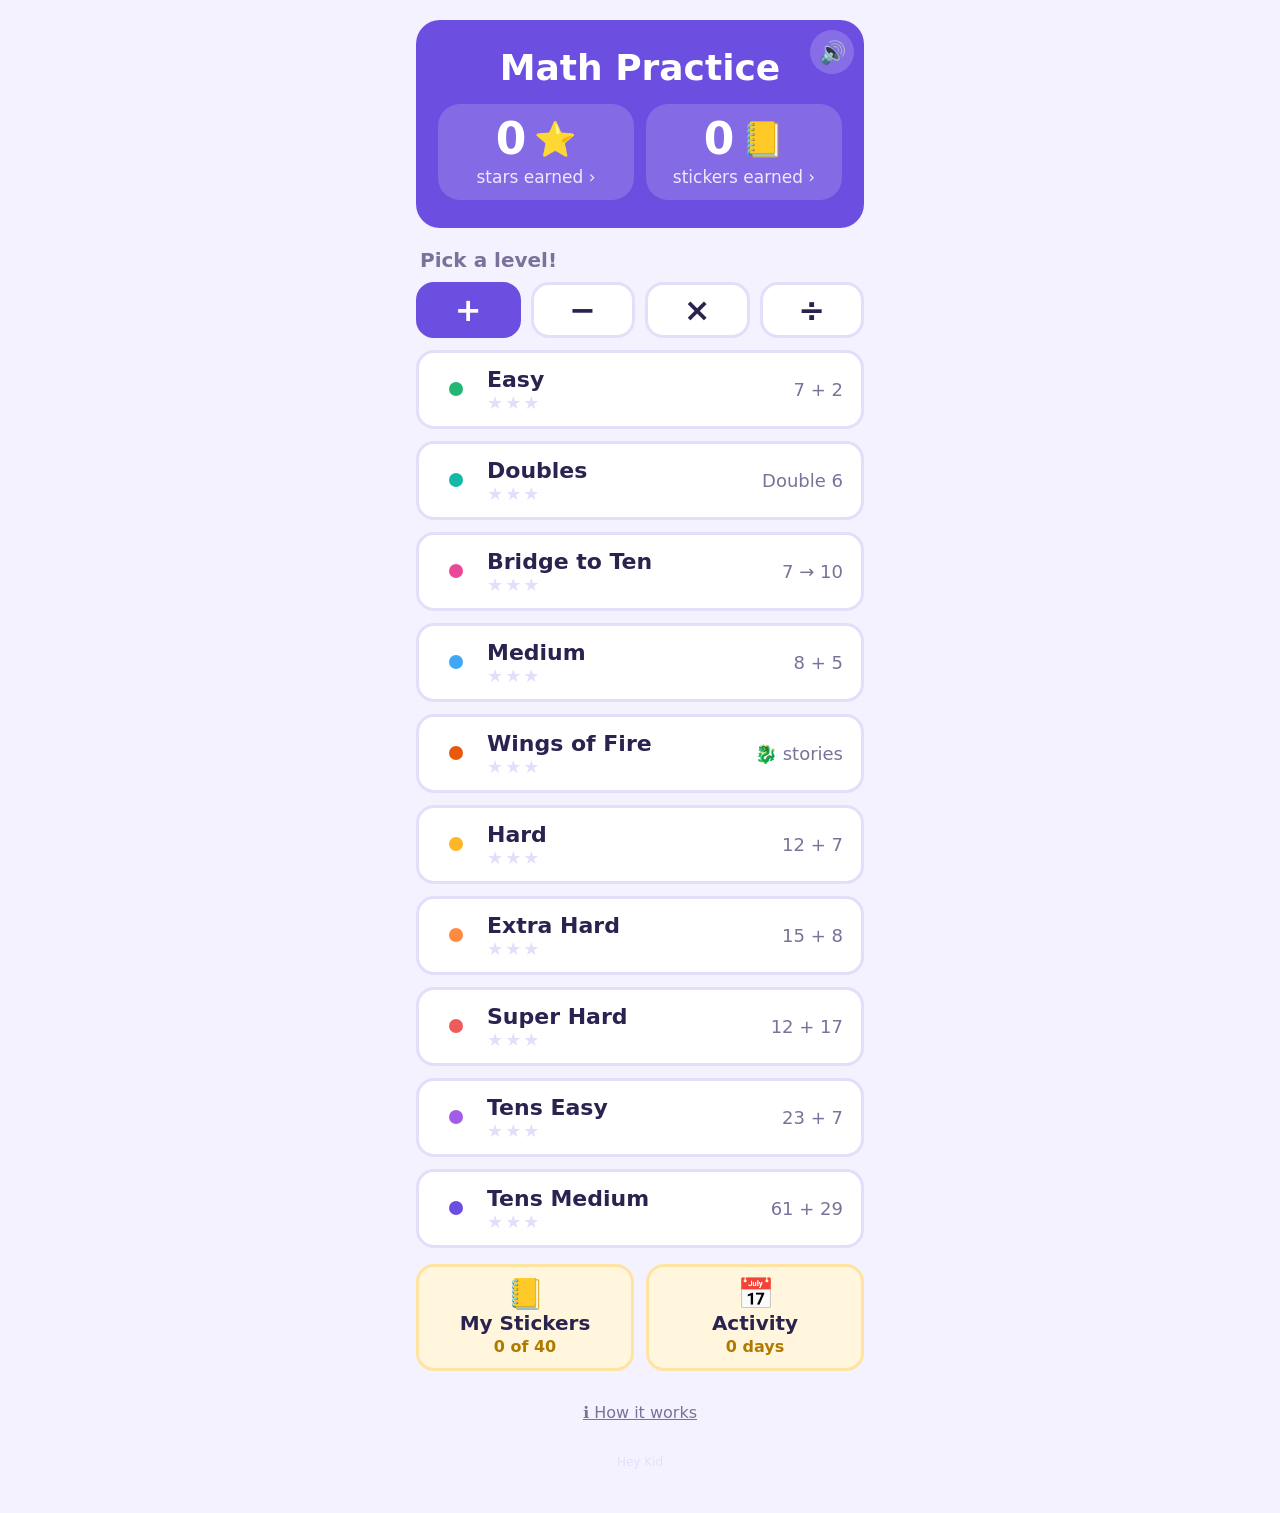
<file: math-practice/index.html>
<!DOCTYPE html>
<html lang="en">
<head>
<meta charset="utf-8">
<meta name="viewport" content="width=device-width, initial-scale=1.0, viewport-fit=cover">
<title>Math Practice</title>
<link rel="icon" type="image/svg+xml" href="./icon.svg">
<link rel="apple-touch-icon" href="./icon-180.png">
<meta name="apple-mobile-web-app-title" content="Math">
<meta name="apple-mobile-web-app-capable" content="yes">
<meta name="mobile-web-app-capable" content="yes">
<meta name="apple-mobile-web-app-status-bar-style" content="black-translucent">
<meta name="theme-color" content="#6c4ee0">
<style>
  *, *::before, *::after { box-sizing: border-box; margin: 0; padding: 0; }

  :root {
    --purple: #6c4ee0;
    --purple-dk: #5236c4;
    --bg: #f5f2ff;
    --card: #ffffff;
    --ink: #2a2350;
    --muted: #7a7299;
    --line: #e4defa;
    --green: #22b573;
    --red: #ef5a5a;
    --gold: #ffb627;
  }

  html, body {
    background: var(--bg);
    color: var(--ink);
    font-family: ui-rounded, 'SF Pro Rounded', system-ui, -apple-system, sans-serif;
    font-weight: 500;
    -webkit-font-smoothing: antialiased;
    -webkit-tap-highlight-color: transparent;
    min-height: 100%;
  }

  body {
    padding: env(safe-area-inset-top) 0 env(safe-area-inset-bottom);
    min-height: 100dvh;
    display: flex;
    flex-direction: column;
  }

  button {
    font-family: inherit;
    color: inherit;
    border: 0;
    cursor: pointer;
    touch-action: manipulation;
    user-select: none;
    -webkit-user-select: none;
  }

  .screen { display: none; flex: 1; flex-direction: column; width: 100%; max-width: 480px; margin: 0 auto; padding: 20px 16px 24px; }
  .screen.active { display: flex; }

  /* ---------- Home ---------- */
  .hero {
    background: var(--purple);
    color: #fff;
    border-radius: 24px;
    padding: 28px 22px;
    text-align: center;
    margin-bottom: 20px;
    position: relative;
  }
  .hero h1 { font-size: 36px; font-weight: 700; line-height: 1.1; }
  .hero p { font-size: 18px; opacity: 0.85; margin-top: 6px; }
  .hero-stats { display: grid; grid-template-columns: 1fr 1fr; gap: 12px; margin-top: 16px; }
  .stat {
    display: flex; flex-direction: column; align-items: center; justify-content: center;
    min-height: 96px; padding: 12px 8px;
    background: rgba(255, 255, 255, 0.16); border-radius: 22px;
    color: #fff;
  }
  .stat:active { transform: scale(0.96); }
  .stat-row { display: flex; align-items: center; gap: 8px; }
  .stat-num { font-size: 44px; font-weight: 700; line-height: 1; }
  .stat-icon { font-size: 34px; line-height: 1; }
  .stat-label { font-size: 17px; opacity: 0.85; margin-top: 6px; }
  .section-label { font-size: 20px; font-weight: 600; color: var(--muted); margin: 0 4px 10px; }
  .sound-toggle {
    position: absolute; top: 10px; right: 10px;
    width: 44px; height: 44px; border-radius: 50%;
    background: rgba(255, 255, 255, 0.18);
    font-size: 22px;
  }

  .op-switch { display: flex; gap: 10px; margin-bottom: 12px; }
  .op-btn {
    flex: 1; min-height: 56px; border-radius: 18px;
    background: var(--card); border: 3px solid var(--line);
    font-size: 32px; font-weight: 700;
  }
  .op-btn:active { transform: scale(0.97); }
  .op-btn.active { background: var(--purple); border-color: var(--purple); color: #fff; }

  .levels { display: grid; gap: 12px; }

  .level {
    display: flex;
    align-items: center;
    justify-content: space-between;
    gap: 12px;
    width: 100%;
    min-height: 64px;
    padding: 14px 18px;
    background: var(--card);
    border: 3px solid var(--line);
    border-radius: 18px;
    text-align: left;
    transition: transform 0.1s ease;
  }
  .level:active { transform: scale(0.97); }
  .level-name { font-size: 22px; font-weight: 600; }
  .level-example { font-size: 18px; color: var(--muted); white-space: nowrap; }
  .level-marker { width: 38px; display: flex; justify-content: center; flex-shrink: 0; font-size: 36px; line-height: 1; }
  .level .dot { width: 14px; height: 14px; border-radius: 50%; }
  .level-left { display: flex; align-items: center; gap: 12px; }
  .level-left > span:last-child { min-width: 0; }
  .level-best { display: block; font-size: 18px; letter-spacing: 2px; line-height: 1; margin-top: 2px; color: var(--line); }
  .level-best .earned { color: var(--gold); }
  .level-medal { display: block; margin-top: 3px; font-size: 16px; font-weight: 600; color: #b07a00; }
  .level-medal-next { display: block; font-size: 14px; color: var(--muted); }
  .level-right { display: flex; flex-direction: column; align-items: flex-end; gap: 4px; }
  .level-tricky { font-size: 15px; font-weight: 600; color: #b07a00; white-space: nowrap; }

  .home-links { display: grid; grid-template-columns: 1fr 1fr; gap: 12px; margin-top: 16px; }
  .home-link {
    display: flex; flex-direction: column; align-items: center; justify-content: center; gap: 2px;
    min-height: 88px; padding: 12px 8px;
    background: #fff6dd; border: 3px solid #ffe4a1; border-radius: 18px;
    font-size: 20px; font-weight: 600;
  }
  .home-link:active { transform: scale(0.97); }
  .home-link .icon { font-size: 30px; line-height: 1; }
  .home-link .count-pill { font-size: 16px; color: #b07a00; }

  /* ---------- Sticker book + Activity ---------- */
  .page-head { display: flex; align-items: center; gap: 12px; margin-bottom: 6px; }
  .page-head h2 { font-size: 30px; font-weight: 700; }
  .page-sub { color: var(--muted); font-size: 18px; margin-bottom: 16px; }

  .day-list { display: grid; gap: 10px; }
  .day-row {
    display: flex; align-items: center; justify-content: space-between; gap: 12px;
    padding: 14px 18px;
    background: var(--card); border: 3px solid var(--line); border-radius: 18px;
  }
  .day-name { font-size: 22px; font-weight: 600; }
  .day-rounds { font-size: 16px; color: var(--muted); }
  .day-stars { font-size: 26px; font-weight: 700; white-space: nowrap; }
  .info-link {
    display: block; margin: 20px auto 0; min-height: 44px; padding: 0 12px;
    background: none; color: var(--muted); font-size: 16px; text-decoration: underline;
  }
  .quiet-link {
    display: block; margin: 10px auto 0; min-height: 44px; padding: 10px 12px;
    background: none; color: var(--line); font-size: 12px; text-decoration: none; text-align: center;
  }
  .info-card {
    background: var(--card); border: 3px solid var(--line); border-radius: 18px;
    padding: 16px 18px; margin-bottom: 14px;
  }
  .info-card h3 { font-size: 24px; font-weight: 700; margin-bottom: 8px; }
  .info-card p, .info-card li { font-size: 18px; line-height: 1.45; }
  .info-card p + ul, .info-card ul + p { margin-top: 8px; }
  .info-card ul { padding-left: 22px; display: grid; gap: 6px; }
  .empty-note { text-align: center; color: var(--muted); font-size: 20px; padding: 40px 12px; }
  .book-tabs { display: flex; flex-wrap: wrap; gap: 8px; margin-bottom: 14px; }
  .book-tab {
    min-height: 44px; padding: 0 14px; border-radius: 999px;
    background: var(--card); border: 3px solid var(--line);
    font-size: 17px; font-weight: 600;
  }
  .book-tab.active { background: var(--purple); border-color: var(--purple); color: #fff; }
  .sticker-grid { display: grid; grid-template-columns: repeat(4, 1fr); gap: 10px; }
  .sticker-tile {
    aspect-ratio: 1; border-radius: 16px;
    display: flex; align-items: center; justify-content: center;
    background: var(--card); border: 3px solid var(--line);
    font-size: 40px;
  }
  .sticker-tile.wiggle { animation: wiggle 0.5s ease-in-out; }
  @keyframes wiggle {
    0%, 100% { transform: rotate(0) scale(1); }
    25% { transform: rotate(-12deg) scale(1.15); }
    75% { transform: rotate(12deg) scale(1.15); }
  }
  .sticker-tile.missing { color: var(--line); font-size: 30px; font-weight: 700; background: transparent; border-style: dashed; }

  /* ---------- Quiz ---------- */
  .topbar { display: flex; align-items: center; gap: 12px; margin-bottom: 8px; }
  .quit {
    width: 44px; height: 44px; border-radius: 50%;
    background: var(--card); border: 3px solid var(--line);
    font-size: 20px; font-weight: 700; color: var(--muted);
    flex-shrink: 0;
  }
  .meter { flex: 1; display: grid; grid-template-columns: repeat(10, 1fr); gap: 5px; }
  .meter span { height: 14px; border-radius: 7px; background: var(--line); transition: background 0.2s ease; }
  .meter span.right { background: var(--green); }
  .meter span.wrong { background: var(--gold); }
  .meter span.current { background: var(--purple); opacity: 0.45; }
  .count { text-align: center; color: var(--muted); font-size: 17px; margin-bottom: 8px; }

  .problem-card {
    background: var(--card);
    border-radius: 24px;
    border: 3px solid var(--line);
    padding: 24px 12px;
    text-align: center;
    margin-bottom: 14px;
  }
  .problem { font-size: clamp(48px, 15vw, 64px); font-weight: 700; line-height: 1.1; white-space: nowrap; }
  .problem.story { font-size: 22px; font-weight: 600; line-height: 1.4; white-space: normal; text-align: left; padding: 0 8px; }
  .problem.labeled { font-size: clamp(32px, 9vw, 44px); white-space: normal; }
  .answer {
    display: inline-block;
    min-width: 2.2em;
    margin-top: 10px;
    padding: 2px 16px;
    font-size: clamp(48px, 15vw, 64px);
    font-weight: 700;
    line-height: 1.2;
    border-bottom: 5px solid var(--purple);
    color: var(--purple);
    min-height: 1.3em;
  }
  .answer.right { color: var(--green); border-color: var(--green); }
  .answer.wrong { color: var(--red); border-color: var(--red); animation: shake 0.35s; }
  .feedback { min-height: 30px; margin-top: 10px; font-size: 22px; font-weight: 600; }
  .feedback.right { color: var(--green); }
  .feedback.wrong { color: var(--red); }

  @keyframes shake {
    0%, 100% { transform: translateX(0); }
    25% { transform: translateX(-10px); }
    75% { transform: translateX(10px); }
  }

  .keypad { display: grid; grid-template-columns: repeat(3, 1fr); gap: 10px; margin-top: auto; }
  .key {
    height: 64px;
    border-radius: 16px;
    background: var(--card);
    border: 3px solid var(--line);
    font-size: 30px;
    font-weight: 600;
    transition: transform 0.08s ease;
  }
  .key:active { transform: scale(0.94); background: var(--line); }
  .key.back { color: var(--muted); font-size: 26px; }
  .key.go { background: var(--purple); border-color: var(--purple); color: #fff; font-size: 24px; }
  .key.go:active { background: var(--purple-dk); }
  .keypad.locked .key { pointer-events: none; opacity: 0.6; }

  /* ---------- Done ---------- */
  .done { justify-content: center; text-align: center; }
  .stars { font-size: 56px; letter-spacing: 4px; margin-bottom: 8px; }
  .star { display: inline-block; opacity: 0.18; filter: grayscale(1); }
  .star.earned { opacity: 1; filter: none; animation: pop 0.45s ease-out; }
  .medal-note { min-height: 30px; margin-bottom: 8px; font-size: 20px; font-weight: 600; color: #b07a00; line-height: 1.35; }
  .reward {
    visibility: hidden;
    background: #fff6dd; border: 3px solid #ffe4a1; border-radius: 20px;
    padding: 12px; margin-bottom: 16px;
  }
  .reward.shown { visibility: visible; animation: pop 0.5s ease-out; }
  .reward-label { font-size: 20px; font-weight: 600; color: #b07a00; }
  .reward-prize { font-size: 72px; line-height: 1.2; }
  .reward-prize.playable { cursor: pointer; }
  .reward-note { font-size: 20px; font-weight: 600; color: var(--purple); }
  .reward-note:empty { display: none; }

  @keyframes pop {
    0% { transform: scale(0); }
    60% { transform: scale(1.35); }
    100% { transform: scale(1); }
  }
  .done h2 { font-size: 40px; font-weight: 700; }
  .done-message { font-size: 24px; font-weight: 600; color: var(--purple); margin-bottom: 20px; line-height: 1.25; }
  .score { font-size: 24px; color: var(--muted); margin: 8px 0 4px; }
  .done-total { font-size: 22px; font-weight: 600; margin-bottom: 10px; }
  .done-total .num { display: inline-block; }
  .done-total .num.bump { animation: pop 0.45s ease-out; }
  .big-btn {
    display: block; width: 100%;
    min-height: 60px; border-radius: 18px;
    font-size: 24px; font-weight: 600;
    margin-bottom: 12px;
  }
  .big-btn.primary { background: var(--purple); color: #fff; }
  .big-btn.secondary { background: var(--card); border: 3px solid var(--line); }
</style>
</head>
<body>

<section class="screen active" id="home">
  <div class="hero">
    <button class="sound-toggle" id="sound-toggle"></button>
    <h1>Math Practice</h1>
    <div class="hero-stats">
      <button class="stat" id="star-total-btn" aria-label="See my activity">
        <span class="stat-row">
          <span class="stat-num" id="star-total"></span>
          <span class="stat-icon" aria-hidden="true">⭐</span>
        </span>
        <span class="stat-label">stars earned ›</span>
      </button>
      <button class="stat" id="sticker-total-btn" aria-label="See my stickers">
        <span class="stat-row">
          <span class="stat-num" id="sticker-total"></span>
          <span class="stat-icon" id="sticker-total-icon" aria-hidden="true"></span>
        </span>
        <span class="stat-label">stickers earned ›</span>
      </button>
    </div>
  </div>
  <div class="section-label">Pick a level!</div>
  <div class="op-switch" id="op-switch"></div>
  <div class="levels" id="levels"></div>
  <div class="home-links">
    <button class="home-link" id="sticker-book-btn"></button>
    <button class="home-link" id="activity-btn"></button>
  </div>
  <button class="info-link" id="info-btn">ℹ️ How it works</button>
  <a class="quiet-link" href="hey-kid.html">Hey Kid</a>
</section>

<section class="screen" id="info">
  <div class="page-head">
    <button class="quit" id="info-back" aria-label="Back to levels">&times;</button>
    <h2>How it works</h2>
  </div>
  <div id="info-cards"></div>
</section>

<section class="screen" id="stickers">
  <div class="page-head">
    <button class="quit" id="book-back" aria-label="Back to levels">&times;</button>
    <h2>My Stickers</h2>
  </div>
  <div class="book-tabs" id="book-tabs"></div>
  <div class="page-sub" id="book-count"></div>
  <div class="sticker-grid" id="sticker-grid"></div>
</section>

<section class="screen" id="activity">
  <div class="page-head">
    <button class="quit" id="activity-back" aria-label="Back to levels">&times;</button>
    <h2>Activity</h2>
  </div>
  <div class="page-sub" id="activity-sub"></div>
  <div class="day-list" id="day-list"></div>
</section>

<section class="screen" id="quiz">
  <div class="topbar">
    <button class="quit" id="quit" aria-label="Back to levels">&times;</button>
    <div class="meter" id="meter"></div>
  </div>
  <div class="count" id="count"></div>
  <div class="problem-card">
    <div class="problem" id="problem"></div>
    <div class="answer" id="answer"></div>
    <div class="feedback" id="feedback"></div>
  </div>
  <div class="keypad" id="keypad"></div>
</section>

<section class="screen done" id="done">
  <div class="stars" id="stars"></div>
  <h2 id="done-title"></h2>
  <div class="score" id="score"></div>
  <div class="done-total">Total: <span class="num" id="done-total"></span> ⭐</div>
  <div class="medal-note" id="medal-note"></div>
  <div class="reward" id="reward">
    <div class="reward-label" id="reward-label"></div>
    <div class="reward-prize" id="reward-prize"></div>
    <div class="reward-note" id="reward-note"></div>
  </div>
  <div class="done-message" id="done-message"></div>
  <button class="big-btn primary" id="again">Play again</button>
  <button class="big-btn secondary" id="home-btn">Pick a level</button>
</section>

<script src="./problems.js"></script>
<script src="./levels.js"></script>
<script>
  const TRIES_PER_QUESTION = 2;
  const MAX_STARS = 3;
  const GOOD_ROUND_STARS = 2;
  const STICKER_CHANCE_ON_PERFECT = 0.5;
  const TRICKY_BEATEN_AFTER = 3; // first-try rights in a row
  const STORAGE_KEY = 'math-practice:v1';
  const MAX_SAVED_ROUNDS = 2000;

  // Filled in order: stickers come from the first book she hasn't finished. Saved data stores
  // only the emoji, so books can be added at the end, but an emoji must never be in two books.
  const STICKER_BOOKS = Object.freeze([
    { name: 'Animals', icon: '🐾', stickers: Object.freeze([
      '🐶', '🐱', '🐭', '🐹', '🐰', '🦊', '🐻', '🐼', '🐨', '🐯',
      '🦁', '🐮', '🐷', '🐸', '🐵', '🐔', '🐧', '🐦', '🦄', '🐝',
      '🦋', '🐞', '🐢', '🐙', '🦑', '🦀', '🐠', '🐬', '🐳', '🦈',
      '🦒', '🐘', '🦔', '🦥', '🦦', '🦩', '🦚', '🦜', '🐉', '🦖',
    ]) },
    { name: 'Yummy Food', icon: '🍕', stickers: Object.freeze([
      '🍎', '🍌', '🍇', '🍓', '🍉', '🍊', '🍍', '🥭', '🍒', '🥝',
      '🍋', '🫐', '🥥', '🥕', '🌽', '🥦', '🥑', '🍅', '🥔', '🍕',
      '🍔', '🌭', '🌮', '🍟', '🍝', '🍣', '🍙', '🥟', '🥞', '🧇',
      '🥐', '🧀', '🍦', '🍩', '🍪', '🎂', '🧁', '🍫', '🍭', '🍿',
    ]) },
    { name: 'Space & Things That Go', icon: '🚀', stickers: Object.freeze([
      '🚀', '🛸', '🛰️', '🌍', '🌕', '🌙', '☀️', '🪐', '☄️', '🌌',
      '🔭', '🧑‍🚀', '🚗', '🚕', '🚌', '🏎️', '🚓', '🚑', '🚒', '🚐',
      '🛻', '🚚', '🚜', '🛺', '🛵', '🏍️', '🚲', '🛴', '🛹', '🚂',
      '🚄', '✈️', '🚁', '🎈', '🪂', '🚡', '🛶', '⛵', '🚤', '🚢',
    ]) },
  ]);

  const STICKERS = Object.freeze(STICKER_BOOKS.flatMap(book => book.stickers));

  function longestRightRun(results) {
    let longest = 0;
    let current = 0;
    for (const result of results) {
      current = result === 'right' ? current + 1 : 0;
      longest = Math.max(longest, current);
    }
    return longest;
  }

  // The device's local calendar date, so a day streak follows her bedtime, not UTC.
  function localDay(date) {
    const pad = n => String(n).padStart(2, '0');
    return `${date.getFullYear()}-${pad(date.getMonth() + 1)}-${pad(date.getDate())}`;
  }

  const TWO_STARS_AT = 7; // first-try rights

  function starsFor(firstTryCorrect) {
    if (firstTryCorrect === QUESTIONS_PER_SESSION) return 3;
    if (firstTryCorrect >= TWO_STARS_AT) return 2;
    return 1;
  }

  const GOLD_PERFECT_ROUNDS = 10;

  // Each medal needs the one before it. Diamond counts only runs after Gold, or a perfect streak on
  // the way to Gold would award both at once.
  const MEDALS = Object.freeze([
    { icon: '🥉', name: 'Bronze', goal: 3, countToEarn: r => r.goodRounds,
      howToEarn: n => `Finish ${n} rounds with 2 or 3 stars.` },
    { icon: '🥈', name: 'Silver', goal: 5, countToEarn: r => r.perfectRounds,
      howToEarn: n => `Get ${n} perfect rounds. A perfect round is all 3 stars!` },
    { icon: '🥇', name: 'Gold', goal: GOLD_PERFECT_ROUNDS, countToEarn: r => r.perfectRounds,
      howToEarn: n => `Get ${n} perfect rounds.` },
    { icon: '💎', name: 'Diamond', goal: 5, countToEarn: r => r.longestRunAfterGold,
      howToEarn: n => `After you have Gold, get ${n} perfect rounds in a row.` },
  ]);

  function levelRecord(rounds, levelAlias) {
    const record = { goodRounds: 0, perfectRounds: 0, currentRunAfterGold: 0, longestRunAfterGold: 0 };
    for (const round of rounds) {
      if (round.level !== levelAlias) continue;
      const isPerfect = round.stars === MAX_STARS;
      const hadGold = record.perfectRounds >= GOLD_PERFECT_ROUNDS;
      if (round.stars >= GOOD_ROUND_STARS) record.goodRounds++;
      if (isPerfect) record.perfectRounds++;
      if (hadGold) {
        record.currentRunAfterGold = isPerfect ? record.currentRunAfterGold + 1 : 0;
        record.longestRunAfterGold = Math.max(record.longestRunAfterGold, record.currentRunAfterGold);
      }
    }
    return record;
  }

  function medalsEarnedBy(record) {
    let earned = 0;
    while (earned < MEDALS.length && MEDALS[earned].countToEarn(record) >= MEDALS[earned].goal) earned++;
    return earned;
  }

  // Names the next medal but never shows its icon: icons appear only once earned.
  function nextMedalGoal(earned, levelName) {
    if (earned === MEDALS.length) return `You've mastered ${levelName}!`;
    return `Keep playing to earn a ${MEDALS[earned].name} medal!`;
  }

  // Shown in order, one per round, looping back to the start; see `messageCursor` in saved data.
  const MESSAGE_SETS = Object.freeze({
    silly: Object.freeze([
      "Your brain just did a backflip!",
      "The numbers are cheering for you!",
      "A unicorn just gave you a thumbs up! 🦄",
      "Even the calculator is jealous!",
      "Your pencil is doing a happy dance!",
      "7 ate 9, but you ate those problems!",
      "Somewhere, a math teacher just smiled!",
      "Your brain needs sunglasses, it's so bright! 😎",
      "The number 10 wants your autograph!",
      "A dinosaur would be SO impressed! 🦖",
      "Plus signs everywhere are celebrating! ➕",
      "Breaking news: kid is a math genius! 📰",
      "Your brain is sparkling! ✨",
      "Achoo! Sorry, I'm allergic to how good you are!",
      "The robots want to know your secret! 🤖",
      "A llama just spit out its drink in surprise! 🦙",
      "Your brain is so big it needs a bigger hat! 🎩",
      "The zeros are doing cartwheels! 0️⃣",
      "A pirate wants you to count his treasure! 🏴‍☠️",
      "Alert! Too much awesome detected! 🚨",
    ]),
    growth: Object.freeze([
      "Hard problems make your brain grow!",
      "Tricky ones are how you get better!",
      "Every try counts!",
      "You're learning, and that's the whole point!",
      "Next round, even better!",
      "Your brain is doing push-ups! 💪",
      "Mistakes are proof you're trying!",
      "You can't do it YET, but you're getting there!",
      "Even experts started as beginners!",
      "Brains grow when things are hard!",
      "Oops means you're learning something new!",
      "Keep going, you're building math muscles!",
      "Hard work beats easy every time!",
      "Practice is how pros get good!",
      "Every mistake teaches your brain a trick!",
      "You showed up and tried. That's huge!",
      "Slow and steady wins the race! 🐢",
      "One more round makes you stronger!",
      "Your brain is leveling up! 🎮",
      "Tough rounds make the best mathematicians!",
    ]),
  });

  function messageSetFor(stars) {
    return stars === MAX_STARS ? 'silly' : 'growth';
  }

  // Pentatonic, so any random walk over it sounds pleasant.
  const JINGLE_SCALE = Object.freeze([523.25, 587.33, 659.25, 783.99, 880, 1046.5, 1174.66, 1318.51]);

  // Small seeded random-number generator (mulberry32), so a sticker plays the same jingle every time.
  function seededRandom(seed) {
    let a = seed;
    return () => {
      a = (a + 0x6d2b79f5) | 0;
      let t = Math.imul(a ^ (a >>> 15), 1 | a);
      t = (t + Math.imul(t ^ (t >>> 7), 61 | t)) ^ t;
      return ((t ^ (t >>> 14)) >>> 0) / 4294967296;
    };
  }

  // FNV-1a, a tiny string hash: turns an emoji into a stable number.
  function hashText(text) {
    let hash = 0x811c9dc5;
    for (let i = 0; i < text.length; i++) {
      hash ^= text.charCodeAt(i);
      hash = Math.imul(hash, 0x01000193);
    }
    return hash >>> 0;
  }

  // Seeded by the emoji itself, so a sticker keeps its jingle wherever it sits in STICKER_BOOKS.
  // The salt was picked so every current sticker gets different notes; recheck when adding a book.
  const JINGLE_SALT = 's211';

  const NOTE_HZ = Object.freeze({
    C4: 261.63, D4: 293.66, E4: 329.63, F4: 349.23, G4: 392, 'G#4': 415.3, A4: 440, 'A#4': 466.16, B4: 493.88,
    C5: 523.25, D5: 587.33, 'D#5': 622.25, E5: 659.25, F5: 698.46, 'F#5': 739.99, G5: 783.99, 'G#5': 830.61,
    C6: 1046.5,
  });

  // `melody` is space-separated `note:beats`, e.g. 'D4:1 F4:1 D5:3'.
  function tune(secondsPerBeat, melody) {
    let start = 0;
    return melody.split(' ').map(token => {
      const [name, beats] = token.split(':');
      const length = Number(beats) * secondsPerBeat;
      const note = [NOTE_HZ[name], start, length * 0.9];
      start += length;
      return note;
    });
  }

  // Hand-picked tunes that replace a sticker's generated jingle: short Legend of Zelda snippets.
  const SPECIAL_JINGLES = Object.freeze({
    '🐼': tune(0.11, 'G5:1 F#5:1 D#5:1 A4:1 G#4:1 E5:1 G#5:1 C6:4'), // secret discovered
    '🐸': tune(0.14, 'D4:1 F4:1 D5:3 D4:1 F4:1 D5:3 E5:2 F5:1 E5:1 F5:1 E5:1 C5:1 A4:3'), // Song of Storms
    '🦋': tune(0.15, 'F4:1 A4:1 B4:2 F4:1 A4:1 B4:2 F4:1 A4:1 B4:1 E5:1 D5:2'), // Saria's Song
    '🦈': tune(0.2, 'A4:1 A#4:1 B4:1 C5:4'), // treasure chest item fanfare
    '🦄': tune(0.2, 'D5:1 B4:1 A4:3 D5:1 B4:1 A4:3'), // Epona's Song
    '🦚': tune(0.18, 'B4:2 D5:1 A4:3 B4:2 D5:1 A4:3'), // Zelda's Lullaby
    '🐢': tune(0.18, 'A4:2 D4:4 F4:2 A4:2 D4:4 F4:2'), // Song of Time
    '🐔': tune(0.13, 'A4:1 F4:1 D5:2 A4:1 F4:1 D5:3'), // Sun's Song
    '🐉': tune(0.15, 'A#4:4 F4:3 A#4:1 A#4:0.5 C5:0.5 D5:0.5 D#5:0.5 F5:4'), // NES overworld theme
  });

  function jingleFor(sticker) {
    if (sticker in SPECIAL_JINGLES) return SPECIAL_JINGLES[sticker];
    const random = seededRandom(hashText(JINGLE_SALT + sticker));
    const noteCount = 4 + Math.floor(random() * 3);
    let step = Math.floor(random() * JINGLE_SCALE.length);
    let start = 0;
    const notes = [];
    for (let i = 0; i < noteCount; i++) {
      const isLast = i === noteCount - 1;
      const duration = isLast ? 0.4 : random() < 0.5 ? 0.12 : 0.22;
      notes.push([JINGLE_SCALE[step], start, duration]);
      start += duration * 0.85;
      const move = (random() < 0.5 ? -1 : 1) * (1 + Math.floor(random() * 2));
      step = Math.min(JINGLE_SCALE.length - 1, Math.max(0, step + move));
    }
    return notes;
  }

  function ownedCountIn(book, owned) {
    return book.stickers.filter(sticker => owned.includes(sticker)).length;
  }

  function isBookFull(book, owned) {
    return ownedCountIn(book, owned) === book.stickers.length;
  }

  // The book she is filling now; null once every book is full.
  function currentBookFor(owned) {
    return STICKER_BOOKS.find(book => !isBookFull(book, owned)) ?? null;
  }

  function bookOf(sticker) {
    return STICKER_BOOKS.find(book => book.stickers.includes(sticker));
  }

  // A medal round pays out the medal, never a sticker as well.
  function winsSticker({ isFirstFinishOnLevel, stars, wonMedal }) {
    if (wonMedal) return false;
    if (isFirstFinishOnLevel) return true;
    return stars === MAX_STARS && Math.random() < STICKER_CHANCE_ON_PERFECT;
  }

  function pickSticker(owned) {
    const book = currentBookFor(owned);
    const pool = book ? book.stickers.filter(sticker => !owned.includes(sticker)) : STICKERS;
    return pool[randInt(0, pool.length - 1)];
  }

  // ---------- Saved progress (per device; the page still works if storage is blocked) ----------

  // COMPATIBILITY RULE, never break this: every save ever written by an earlier version of this
  // app must keep working. loadProgress merges a saved blob onto `fresh`, so a key an old save
  // doesn't have just silently takes its default — that's what makes adding a new key, or a new
  // level (with a new `alias`, see above), safe by itself. What's NOT safe: renaming or removing a
  // key below, or changing what one means. That's a schema change — bump `schemaVersion` and write
  // a migration in loadProgress instead. Before shipping a change here, load an old save into the
  // new code and check her stars/medals/stickers/history all come through untouched.

  // Saved shape (bump `schemaVersion` and migrate in loadProgress if this changes incompatibly):
  //   totalStars: all-time stars; kept as a counter because `rounds` gets trimmed
  //   days:      { 'YYYY-MM-DD' local: { stars, rounds } }; never trimmed, ~40 bytes a day
  //   bestStars: { [level alias]: 1–3 }
  //   stickers:  emoji in the order earned
  //   rounds:    oldest first, capped at MAX_SAVED_ROUNDS —
  //              { day: 'YYYY-MM-DD' local, finishedAt: epoch ms, level: alias,
  //                stars, firstTryCorrect, longestRun, sticker (null when none was won), isNewSticker }
  //   medals:    { [level alias]: medals earned, 0–4 }; only goes up, so trimming `rounds` can't take one away
  //   trickyFacts: { [level alias]: { 'a+b', 'a-b', 'axb' (smaller factor first) or 'a/b': first-try rights since her last miss } };
  //              a fact is removed once that reaches TRICKY_BEATEN_AFTER
  //   storyCursor: { [level alias]: stories used so far }; next story is cursor % length
  //   messageCursor: { silly, growth }: rounds that have used each set; next line is cursor % length
  //   soundOn:   boolean
  //   lastOperation: key of OPERATORS whose levels the home screen shows
  function loadProgress() {
    const fresh = { schemaVersion: 1, totalStars: 0, days: {}, bestStars: {}, stickers: [], rounds: [], medals: {}, trickyFacts: {}, storyCursor: {}, messageCursor: { silly: 0, growth: 0 }, soundOn: true, lastOperation: DEFAULT_OPERATION };
    try {
      return { ...fresh, ...JSON.parse(localStorage.getItem(STORAGE_KEY)) };
    } catch {
      return fresh;
    }
  }

  function saveProgress() {
    try {
      localStorage.setItem(STORAGE_KEY, JSON.stringify(progress));
    } catch {}
  }

  const progress = loadProgress();

  // Best-effort ask not to clear this site's storage under space pressure. No UI either way: most
  // browsers decide silently, and Safari doesn't implement this API at all as of iPadOS 17.
  function requestPersistentStorage() {
    navigator.storage?.persist?.().catch(() => {});
  }

  function medalsEarnedOn(levelAlias) {
    const record = levelRecord(progress.rounds, levelAlias);
    return Math.max(progress.medals[levelAlias] ?? 0, medalsEarnedBy(record));
  }

  function trickyKeysFor(levelAlias) {
    return Object.keys(progress.trickyFacts[levelAlias] ?? {});
  }

  // Returns how many tricky facts she beat this round.
  function updateTrickyFacts(level, problems, results) {
    const levelAlias = level.alias;
    const tricky = progress.trickyFacts[levelAlias] ?? {};
    let beaten = 0;
    problems.forEach(({ a, b }, i) => {
      const key = problemKey(level.op, [a, b]);
      if (results[i] !== 'right') {
        tricky[key] = 0;
      } else if (key in tricky) {
        tricky[key]++;
        if (tricky[key] >= TRICKY_BEATEN_AFTER) {
          delete tricky[key];
          beaten++;
        }
      }
    });
    progress.trickyFacts[levelAlias] = tricky;
    return beaten;
  }

  function recordRound(level, problems, results) {
    const levelAlias = level.alias;
    const medalsBefore = medalsEarnedOn(levelAlias);
    const firstTryCorrect = results.filter(r => r === 'right').length;
    const stars = starsFor(firstTryCorrect);
    // bestStars gets an entry on a level's first finished round and is never trimmed.
    const isFirstFinishOnLevel = !(levelAlias in progress.bestStars);
    const previousBest = progress.bestStars[levelAlias] ?? 0;
    const messageSet = messageSetFor(stars);
    const messages = MESSAGE_SETS[messageSet];
    const cursor = progress.messageCursor[messageSet] ?? 0;
    const message = messages[cursor % messages.length];
    const now = new Date();
    const day = localDay(now);
    const dayTotals = progress.days[day] ?? { stars: 0, rounds: 0 };

    progress.totalStars += stars;
    progress.days[day] = { stars: dayTotals.stars + stars, rounds: dayTotals.rounds + 1 };
    if (stars > previousBest) progress.bestStars[levelAlias] = stars;
    progress.messageCursor[messageSet] = cursor + 1;
    const roundEntry = {
      day,
      finishedAt: now.getTime(),
      level: levelAlias,
      stars,
      firstTryCorrect,
      longestRun: longestRightRun(results),
      sticker: null,
      isNewSticker: false,
    };
    progress.rounds.push(roundEntry);
    progress.rounds = progress.rounds.slice(-MAX_SAVED_ROUNDS);

    // Medals are counted with this round included, and decide whether a sticker is won.
    const medalsAfter = medalsEarnedOn(levelAlias);
    progress.medals[levelAlias] = medalsAfter;
    const wonMedal = medalsAfter > medalsBefore;
    const sticker = winsSticker({ isFirstFinishOnLevel, stars, wonMedal }) ? pickSticker(progress.stickers) : null;
    const isNewSticker = sticker !== null && !progress.stickers.includes(sticker);
    if (isNewSticker) progress.stickers.push(sticker);
    Object.assign(roundEntry, { sticker, isNewSticker });
    const filledBook = isNewSticker && isBookFull(bookOf(sticker), progress.stickers) ? bookOf(sticker) : null;
    const trickyBeaten = updateTrickyFacts(level, problems, results);
    saveProgress();
    return {
      firstTryCorrect,
      stars,
      sticker,
      isNewSticker,
      filledBook,
      openedBook: filledBook ? currentBookFor(progress.stickers) : null,
      message,
      newMedal: wonMedal ? MEDALS[medalsAfter - 1] : null,
      medalGoal: nextMedalGoal(medalsAfter, level.name),
      trickyBeaten,
    };
  }

  // ---------- Sound (synthesized, so there are no audio files to load) ----------

  // Each note is [frequencyHz, startSec, durationSec].
  const SOUNDS = Object.freeze({
    right: [[880, 0, 0.15], [1318.5, 0.08, 0.3]],
    wrong: [[220, 0, 0.18], [185, 0.12, 0.25]],
    star1: [[659.25, 0, 0.35]],
    star2: [[783.99, 0, 0.35]],
    star3: [[1046.5, 0, 0.45]],
    fanfare: [[523.25, 0, 0.15], [659.25, 0.12, 0.15], [783.99, 0.24, 0.15], [1046.5, 0.36, 0.7]],
    sticker: [[1046.5, 0, 0.12], [1318.5, 0.1, 0.12], [1568, 0.2, 0.4]],
    medal: [[783.99, 0, 0.12], [987.77, 0.1, 0.12], [1174.66, 0.2, 0.12], [1567.98, 0.3, 0.8]],
  });

  let audioCtx = null;

  // iOS only lets audio start from inside a user gesture, so this runs on every tap.
  function unlockAudio() {
    const AudioContextClass = window.AudioContext || window.webkitAudioContext;
    if (!AudioContextClass) return;
    audioCtx ??= new AudioContextClass();
    if (audioCtx.state !== 'running') audioCtx.resume();
  }

  // On old iPadOS, backgrounding this app (switching away and back) can leave the AudioContext
  // silently broken — `resume()` on it doesn't reliably bring sound back, even once its `state`
  // reports 'running' again. Discarding it here and letting the next tap's unlockAudio() build a
  // fresh one (inside that real user gesture, as iOS requires) is the only recovery that holds up.
  document.addEventListener('visibilitychange', () => {
    if (document.visibilityState !== 'visible' || !audioCtx) return;
    audioCtx.close().catch(() => {});
    audioCtx = null;
  });

  function playSound(name) {
    playNotes(SOUNDS[name]);
  }

  function playNotes(notes) {
    if (!progress.soundOn || !audioCtx) return;
    const now = audioCtx.currentTime;
    for (const [freq, start, duration] of notes) {
      const osc = audioCtx.createOscillator();
      const gain = audioCtx.createGain();
      osc.type = 'triangle';
      osc.frequency.value = freq;
      gain.gain.setValueAtTime(0.0001, now + start);
      gain.gain.exponentialRampToValueAtTime(0.3, now + start + 0.02);
      gain.gain.exponentialRampToValueAtTime(0.0001, now + start + duration);
      osc.connect(gain).connect(audioCtx.destination);
      osc.start(now + start);
      osc.stop(now + start + duration + 0.05);
    }
  }

  const CONFETTI_SRC = 'https://cdn.jsdelivr.net/npm/canvas-confetti@1.9.3/dist/confetti.browser.min.js';

  // Fetched when the first round starts, not at page load, so it never delays the first paint.
  function loadConfetti() {
    if (document.querySelector(`script[src="${CONFETTI_SRC}"]`)) return;
    const script = document.createElement('script');
    script.src = CONFETTI_SRC;
    script.defer = true;
    document.head.appendChild(script);
  }

  function fireConfetti(stars) {
    if (!window.confetti) return; // still loading, or CDN unavailable offline
    const burst = { particleCount: 50 * stars, spread: 60 + 25 * stars, origin: { y: 0.55 }, disableForReducedMotion: true };
    confetti(burst);
    if (stars === MAX_STARS) {
      confetti({ ...burst, angle: 60, origin: { x: 0, y: 0.7 } });
      confetti({ ...burst, angle: 120, origin: { x: 1, y: 0.7 } });
    }
  }

  const CHEERS = ['Great job!', 'You got it!', 'Awesome!', 'Nice!', 'Super!', 'Yes!'];
  const DONE_TITLES = { 3: 'Perfect!', 2: 'Great work!', 1: 'Good practice!' };

  const $ = id => document.getElementById(id);

  const ui = {
    screens: { home: $('home'), stickers: $('stickers'), activity: $('activity'), info: $('info'), quiz: $('quiz'), done: $('done') },
    meter: $('meter'),
    count: $('count'),
    problem: $('problem'),
    answer: $('answer'),
    feedback: $('feedback'),
    keypad: $('keypad'),
  };

  const state = {
    level: null,
    problems: [],
    index: 0,
    typed: '',
    triesLeft: TRIES_PER_QUESTION,
    results: [], // 'right' | 'wrong' per finished question
    locked: false,
    pendingTimer: null,
  };

  function later(fn, delayMs) {
    clearTimeout(state.pendingTimer);
    state.pendingTimer = setTimeout(fn, delayMs);
  }

  function show(name) {
    for (const [key, el] of Object.entries(ui.screens)) el.classList.toggle('active', key === name);
    window.scrollTo(0, 0);
  }

  function bestStarsHtml(best) {
    let html = '';
    for (let i = 0; i < MAX_STARS; i++) html += `<span class="${i < best ? 'earned' : ''}">★</span>`;
    return html;
  }

  // Her latest medal stands in for the level's colored dot once she has one.
  function levelMarkerHtml(level) {
    const earned = medalsEarnedOn(level.alias);
    if (earned) return MEDALS[earned - 1].icon;
    return `<span class="dot" style="background:${level.color}"></span>`;
  }

  // Best stars until she earns a medal, then the medal she has and the name of the next one.
  function levelProgressHtml(level) {
    const earned = medalsEarnedOn(level.alias);
    if (!earned) {
      const best = progress.bestStars[level.alias] ?? 0;
      const stars = `<span class="level-best" aria-label="Best: ${best} stars">${bestStarsHtml(best)}</span>`;
      const hasPlayed = best > 0;
      return hasPlayed ? `${stars}<span class="level-medal-next">${nextMedalGoal(0, level.name)}</span>` : stars;
    }
    const medal = MEDALS[earned - 1];
    const nextGoal = earned === MEDALS.length ? "You've mastered this level!" : nextMedalGoal(earned, level.name);
    return `
      <span class="level-medal">You have a ${medal.name} medal</span>
      <span class="level-medal-next">${nextGoal}</span>`;
  }

  function operationShown() {
    return progress.lastOperation in OPERATORS ? progress.lastOperation : DEFAULT_OPERATION;
  }

  function renderOperationSwitch() {
    const bar = $('op-switch');
    bar.innerHTML = '';
    for (const [op, { label, symbol }] of Object.entries(OPERATORS)) {
      const isShown = op === operationShown();
      const btn = document.createElement('button');
      btn.className = isShown ? 'op-btn active' : 'op-btn';
      btn.textContent = symbol;
      btn.setAttribute('aria-label', label);
      btn.setAttribute('aria-pressed', String(isShown));
      btn.addEventListener('click', () => chooseOperation(op));
      bar.appendChild(btn);
    }
  }

  function chooseOperation(op) {
    progress.lastOperation = op;
    saveProgress();
    renderHome();
  }

  function renderLevels() {
    const list = $('levels');
    list.innerHTML = '';
    LEVELS.filter(level => level.op === operationShown()).forEach(level => {
      const trickyCount = trickyKeysFor(level.alias).length;
      const btn = document.createElement('button');
      btn.className = 'level';
      btn.innerHTML = `
        <span class="level-left">
          <span class="level-marker">${levelMarkerHtml(level)}</span>
          <span>
            <span class="level-name">${level.name}</span>
            ${levelProgressHtml(level)}
          </span>
        </span>
        <span class="level-right">
          <span class="level-example">${level.example}</span>
          ${trickyCount ? `<span class="level-tricky">💪 ${trickyCount} tricky</span>` : ''}
        </span>`;
      btn.addEventListener('click', () => startSession(level));
      list.appendChild(btn);
    });
  }

  function renderSoundToggle() {
    const btn = $('sound-toggle');
    btn.textContent = progress.soundOn ? '🔊' : '🔇';
    btn.setAttribute('aria-label', progress.soundOn ? 'Turn sound off' : 'Turn sound on');
  }

  function currentBookCountText() {
    const book = currentBookFor(progress.stickers);
    if (!book) return plural(progress.stickers.length, 'sticker');
    return `${ownedCountIn(book, progress.stickers)} of ${book.stickers.length}`;
  }

  function plural(count, word) {
    return `${count} ${word}${count === 1 ? '' : 's'}`;
  }

  function renderHome() {
    renderOperationSwitch();
    renderLevels();
    renderSoundToggle();
    $('star-total').textContent = progress.totalStars;
    $('sticker-total').textContent = progress.stickers.length;
    $('sticker-total-icon').textContent = progress.stickers.at(-1) ?? '📒';
    $('sticker-book-btn').innerHTML =
      `<span class="icon">📒</span><span>My Stickers</span><span class="count-pill">${currentBookCountText()}</span>`;
    const daysPlayed = Object.keys(progress.days).length;
    $('activity-btn').innerHTML =
      `<span class="icon">📅</span><span>Activity</span><span class="count-pill">${plural(daysPlayed, 'day')}</span>`;
  }

  function goHome() {
    clearTimeout(state.pendingTimer);
    renderHome();
    show('home');
  }

  // Finished books plus the one she is filling; later books are shown locked.
  function openBooks() {
    const current = currentBookFor(progress.stickers);
    return current ? STICKER_BOOKS.slice(0, STICKER_BOOKS.indexOf(current) + 1) : STICKER_BOOKS;
  }

  function renderBookTabs(selected) {
    const tabs = $('book-tabs');
    tabs.innerHTML = '';
    const open = openBooks();
    for (const book of STICKER_BOOKS) {
      const tab = document.createElement('button');
      tab.className = book === selected ? 'book-tab active' : 'book-tab';
      tab.textContent = open.includes(book) ? `${book.icon} ${book.name}` : `🔒 ${book.name}`;
      tab.addEventListener('click', () => showStickerBook(book));
      tabs.appendChild(tab);
    }
  }

  function showStickerBook(book = openBooks().at(-1)) {
    renderBookTabs(book);
    const grid = $('sticker-grid');
    grid.innerHTML = '';
    for (const sticker of book.stickers) {
      const owned = progress.stickers.includes(sticker);
      const tile = document.createElement(owned ? 'button' : 'div');
      tile.className = owned ? 'sticker-tile' : 'sticker-tile missing';
      tile.textContent = owned ? sticker : '?';
      if (owned) {
        tile.setAttribute('aria-label', `Play ${sticker}'s song`);
        tile.addEventListener('click', () => playStickerJingle(tile, sticker));
      }
      grid.appendChild(tile);
    }
    const ownedHere = ownedCountIn(book, progress.stickers);
    const tapHint = ownedHere ? ' Tap one to hear its song!' : '';
    const bookBefore = STICKER_BOOKS[STICKER_BOOKS.indexOf(book) - 1];
    $('book-count').textContent = openBooks().includes(book)
      ? `${book.icon} ${book.name}: ${ownedHere} of ${book.stickers.length}.${tapHint}`
      : `🔒 Fill the ${bookBefore.name} book to open this one!`;
    show('stickers');
  }

  // Parsed as local midnight; `new Date('YYYY-MM-DD')` would be UTC and can land on the wrong day.
  function dateFromDay(day) {
    const [y, m, d] = day.split('-').map(Number);
    return new Date(y, m - 1, d);
  }

  function dayLabel(day, today) {
    const yesterday = new Date(today);
    yesterday.setDate(today.getDate() - 1);
    if (day === localDay(today)) return 'Today';
    if (day === localDay(yesterday)) return 'Yesterday';
    return dateFromDay(day).toLocaleDateString(undefined, { weekday: 'short', month: 'short', day: 'numeric' });
  }

  // Written for her to read. Medal icons stay hidden here too: she sees each one only once she earns it.
  function showInfo() {
    const listItems = items => items.map(item => `<li>${item}</li>`).join('');
    const medalRules = MEDALS.map(medal => `<b>${medal.name}:</b> ${medal.howToEarn(medal.goal)}`);
    $('info-cards').innerHTML = `
      <section class="info-card">
        <h3>⭐ Stars</h3>
        <ul>${listItems([
          `All ${QUESTIONS_PER_SESSION} right on your first try: ⭐⭐⭐`,
          `${TWO_STARS_AT} or more right on your first try: ⭐⭐`,
          'Less than that: ⭐. Every round gets at least one star!',
          'You win a sticker the first time you finish a level.',
          'After that, every ⭐⭐⭐ round has a chance to win a sticker!',
          'If you win a medal, you get the medal instead of a sticker.',
          'Fill up a sticker book to open the next one.',
        ])}</ul>
      </section>
      <section class="info-card">
        <h3>🏆 Medals</h3>
        <p>Every level has its own medals. You win them one at a time, in this order:</p>
        <ul>${listItems(medalRules)}</ul>
        <p>Once you win a medal, it's yours forever!</p>
      </section>
      <section class="info-card">
        <h3>💪 Tricky ones</h3>
        <ul>${listItems([
          'If you get a problem wrong, or need a second try, it becomes a tricky one.',
          'Tricky ones come back in your next rounds. Look for "💪 Tricky one!" at the top.',
          `Get it right on your first try ${TRICKY_BEATEN_AFTER} times in a row, and you beat it!`,
          "Missed it again? That's okay. It just stays tricky a little longer.",
          'The 💪 number on a level shows how many tricky ones are left.',
        ])}</ul>
      </section>`;
    show('info');
  }

  function showActivity() {
    const list = $('day-list');
    list.innerHTML = '';
    // 'YYYY-MM-DD' sorts chronologically as plain text.
    const days = Object.keys(progress.days).sort().reverse();
    const today = new Date();
    for (const day of days) {
      const { stars, rounds } = progress.days[day];
      const row = document.createElement('div');
      row.className = 'day-row';
      row.innerHTML = `
        <div>
          <div class="day-name">${dayLabel(day, today)}</div>
          <div class="day-rounds">${plural(rounds, 'round')}</div>
        </div>
        <div class="day-stars">${stars} ⭐</div>`;
      list.appendChild(row);
    }
    if (!days.length) list.innerHTML = '<div class="empty-note">No rounds yet. Pick a level to start!</div>';
    $('activity-sub').textContent = `${plural(progress.totalStars, 'star')} on ${plural(days.length, 'day')}`;
    show('activity');
  }

  // The sticker shown in the end-of-round reward box, if any; tapping the box plays its song.
  let rewardSticker = null;

  function playStickerJingle(tile, sticker) {
    playNotes(jingleFor(sticker));
    tile.classList.remove('wiggle');
    void tile.offsetWidth; // restart the animation on repeat taps
    tile.classList.add('wiggle');
  }

  function toggleSound() {
    progress.soundOn = !progress.soundOn;
    saveProgress();
    renderSoundToggle();
    playSound('right');
  }

  function renderKeypad() {
    const keys = ['1', '2', '3', '4', '5', '6', '7', '8', '9', 'back', '0', 'go'];
    keys.forEach(key => {
      const btn = document.createElement('button');
      btn.className = 'key';
      if (key === 'back') { btn.classList.add('back'); btn.textContent = '⌫'; btn.setAttribute('aria-label', 'Delete'); }
      else if (key === 'go') { btn.classList.add('go'); btn.textContent = 'Check'; }
      else btn.textContent = key;
      btn.addEventListener('click', () => pressKey(key));
      ui.keypad.appendChild(btn);
    });
  }

  function renderMeter() {
    ui.meter.innerHTML = '';
    for (let i = 0; i < QUESTIONS_PER_SESSION; i++) {
      const seg = document.createElement('span');
      if (state.results[i]) seg.className = state.results[i];
      else if (i === state.index) seg.className = 'current';
      ui.meter.appendChild(seg);
    }
    const trickyTag = state.problems[state.index]?.tricky ? ' · 💪 Tricky one!' : '';
    ui.count.textContent = `Question ${state.index + 1} of ${QUESTIONS_PER_SESSION}${trickyTag}`;
  }

  function renderAnswer(mood = '') {
    ui.answer.textContent = state.typed || ' ';
    ui.answer.className = `answer ${mood}`;
  }

  function setFeedback(text, mood = '') {
    ui.feedback.textContent = text;
    ui.feedback.className = `feedback ${mood}`;
  }

  function setLocked(locked) {
    state.locked = locked;
    ui.keypad.classList.toggle('locked', locked);
  }

  // Advances the saved cursor up front, so a round she quits still moves on to fresh stories.
  function takeStories(level, count) {
    const cursor = progress.storyCursor[level.alias] ?? 0;
    progress.storyCursor[level.alias] = cursor + count;
    saveProgress();
    return Array.from({ length: count }, (_, i) => level.stories[(cursor + i) % level.stories.length]);
  }

  function promptsFor(level, pairs) {
    if (level.stories) {
      const stories = takeStories(level, pairs.length);
      return pairs.map(([a, b], i) => fillStory(stories[i], { a, b }));
    }
    return pairs.map(([a, b]) => buildPrompt(level, a, b));
  }

  function startSession(level) {
    clearTimeout(state.pendingTimer);
    loadConfetti();
    state.level = level;
    const trickyKeys = trickyKeysFor(level.alias);
    const pairs = makeSession(level, trickyKeys);
    const prompts = promptsFor(level, pairs);
    state.problems = pairs.map(([a, b], i) => ({
      a,
      b,
      prompt: prompts[i],
      tricky: trickyKeys.includes(problemKey(level.op, [a, b])),
    }));
    state.index = 0;
    state.results = [];
    show('quiz');
    showQuestion();
  }

  function showQuestion() {
    state.typed = '';
    state.triesLeft = TRIES_PER_QUESTION;
    ui.problem.textContent = state.problems[state.index].prompt;
    ui.problem.classList.toggle('story', Boolean(state.level.stories));
    ui.problem.classList.toggle('labeled', Boolean(state.level.promptFor));
    renderAnswer();
    setFeedback('');
    renderMeter();
    setLocked(false);
  }

  function pressKey(key) {
    if (state.locked) return;
    if (key === 'back') state.typed = state.typed.slice(0, -1);
    else if (key === 'go') return checkAnswer();
    else if (state.typed.length < MAX_ANSWER_DIGITS) state.typed = (state.typed + key).replace(/^0+(?=\d)/, '');
    renderAnswer();
    setFeedback('');
  }

  function checkAnswer() {
    if (!state.typed) return;
    const { a, b } = state.problems[state.index];
    const correct = correctAnswerFor(state.level, a, b);
    const isRight = Number(state.typed) === correct;
    const firstTry = state.triesLeft === TRIES_PER_QUESTION;
    state.triesLeft--;

    if (isRight) {
      renderAnswer('right');
      playSound('right');
      setFeedback(CHEERS[randInt(0, CHEERS.length - 1)], 'right');
      finishQuestion(firstTry ? 'right' : 'wrong', 900);
    } else if (state.triesLeft > 0) {
      renderAnswer('wrong');
      playSound('wrong');
      setFeedback('Try again!', 'wrong');
      setLocked(true);
      later(() => { state.typed = ''; renderAnswer(); setLocked(false); }, 700);
    } else {
      state.typed = String(correct);
      renderAnswer('right');
      playSound('wrong');
      setFeedback(`It's ${correct}`, 'wrong');
      finishQuestion('wrong', 2000);
    }
  }

  function finishQuestion(result, delayMs) {
    state.results[state.index] = result;
    setLocked(true);
    renderMeter();
    later(() => {
      state.index++;
      if (state.index < QUESTIONS_PER_SESSION) showQuestion();
      else showDone();
    }, delayMs);
  }

  function renderDone(round) {
    $('done-total').textContent = progress.totalStars - round.stars;
    $('done-total').classList.remove('bump');
    $('stars').innerHTML = '<span class="star">⭐</span>'.repeat(MAX_STARS);
    $('done-title').textContent = DONE_TITLES[round.stars];
    $('done-message').textContent = round.message;
    $('score').textContent = `${round.firstTryCorrect} of ${QUESTIONS_PER_SESSION} right on the first try`;
    $('medal-note').textContent = '';
    $('reward').classList.remove('shown');
    rewardSticker = null;
    $('reward-prize').classList.remove('playable');
  }

  // Stars pop in one at a time, then fanfare + confetti, then the sticker reveal.
  // Every step goes through later() so leaving the screen cancels the rest.
  function celebrate(round) {
    const starEls = $('stars').children;
    const revealStar = shown => {
      if (shown === round.stars) return later(() => finale(round), 350);
      starEls[shown].classList.add('earned');
      playSound(`star${shown + 1}`);
      later(() => revealStar(shown + 1), 550);
    };
    later(() => revealStar(0), 400);
  }

  function showMedalNote(round) {
    const lines = [round.medalGoal];
    if (round.trickyBeaten) lines.push(`💪 You beat ${plural(round.trickyBeaten, 'tricky fact')}!`);
    $('medal-note').innerHTML = lines.join('<br>');
  }

  function bookNoteFor(round) {
    if (!round.filledBook) return '';
    const filled = `📒 You filled the ${round.filledBook.name} book!`;
    if (!round.openedBook) return `${filled} You collected every sticker!`;
    return `${filled} New book: ${round.openedBook.icon} ${round.openedBook.name}`;
  }

  function finale(round) {
    playSound('fanfare');
    fireConfetti(round.stars);
    $('done-total').textContent = progress.totalStars;
    $('done-total').classList.add('bump');
    later(() => revealReward(round), 900);
  }

  // Medals wait until here, so the next-medal line can't give one away before it is revealed.
  function revealReward(round) {
    showMedalNote(round);
    rewardSticker = round.sticker;
    $('reward-prize').textContent = round.newMedal?.icon ?? round.sticker ?? '';
    $('reward-prize').classList.toggle('playable', Boolean(round.sticker));
    $('reward-note').textContent = round.newMedal
      ? `You earned a ${round.newMedal.name} medal on ${state.level.name}!`
      : bookNoteFor(round);
    if (round.newMedal || round.filledBook) {
      $('reward-label').textContent = round.newMedal ? 'New medal!' : 'New sticker!';
      playSound('medal');
      fireConfetti(MAX_STARS);
    } else if (round.sticker) {
      $('reward-label').textContent = round.isNewSticker ? 'New sticker!' : 'Bonus sticker!';
      playSound('sticker');
    } else {
      $('reward-label').textContent =
        round.stars === MAX_STARS ? 'No sticker this time. Keep trying!' : 'Try again to win a sticker!';
    }
    $('reward').classList.add('shown');
  }

  function showDone() {
    const round = recordRound(state.level, state.problems, state.results);
    renderDone(round);
    show('done');
    celebrate(round);
  }

  // Console-only testing shortcut. It records a real round, so it changes saved stars and stickers.
  window.cheat = rightCount => {
    if (!ui.screens.quiz.classList.contains('active')) return 'Start a round first.';
    if (!Number.isInteger(rightCount) || rightCount < 0 || rightCount > QUESTIONS_PER_SESSION) {
      return `Pass a whole number from 0 to ${QUESTIONS_PER_SESSION}.`;
    }
    clearTimeout(state.pendingTimer);
    setLocked(true);
    state.results = Array.from({ length: QUESTIONS_PER_SESSION }, (_, i) => (i < rightCount ? 'right' : 'wrong'));
    showDone();
    return `Finished with ${rightCount} of ${QUESTIONS_PER_SESSION} right.`;
  };

  document.addEventListener('keydown', e => {
    if (!ui.screens.quiz.classList.contains('active')) return;
    if (/^\d$/.test(e.key)) pressKey(e.key);
    else if (e.key === 'Backspace') pressKey('back');
    else if (e.key === 'Enter') pressKey('go');
  });

  document.addEventListener('click', unlockAudio, true);
  document.addEventListener('keydown', unlockAudio, true);

  $('quit').addEventListener('click', goHome);
  $('again').addEventListener('click', () => startSession(state.level));
  $('home-btn').addEventListener('click', goHome);
  $('sound-toggle').addEventListener('click', toggleSound);
  $('sticker-book-btn').addEventListener('click', () => showStickerBook());
  $('sticker-total-btn').addEventListener('click', () => showStickerBook());
  $('book-back').addEventListener('click', goHome);
  $('activity-btn').addEventListener('click', showActivity);
  $('star-total-btn').addEventListener('click', showActivity);
  $('activity-back').addEventListener('click', goHome);
  $('reward-prize').addEventListener('click', () => {
    if (rewardSticker) playStickerJingle($('reward-prize'), rewardSticker);
  });
  $('info-btn').addEventListener('click', showInfo);
  $('info-back').addEventListener('click', goHome);

  requestPersistentStorage();
  renderHome();
  renderKeypad();
</script>
</body>
</html>
</file>
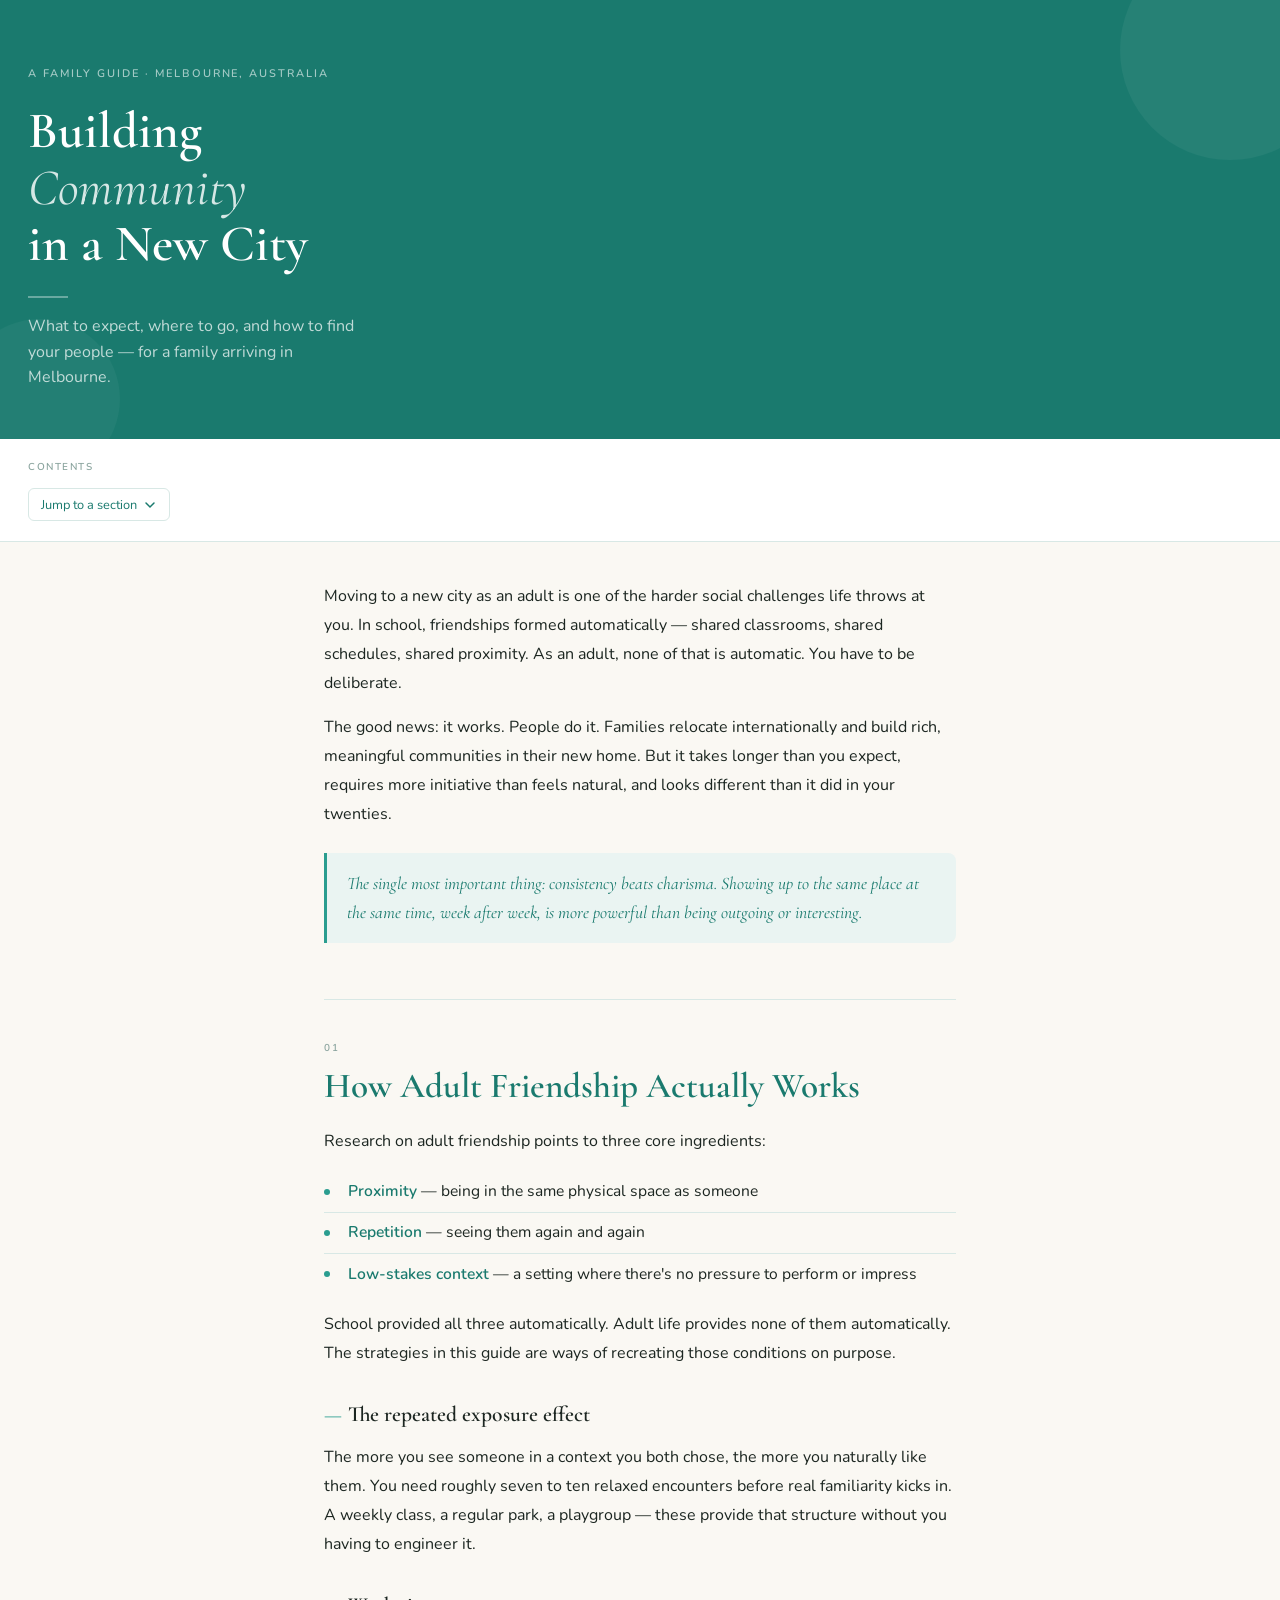
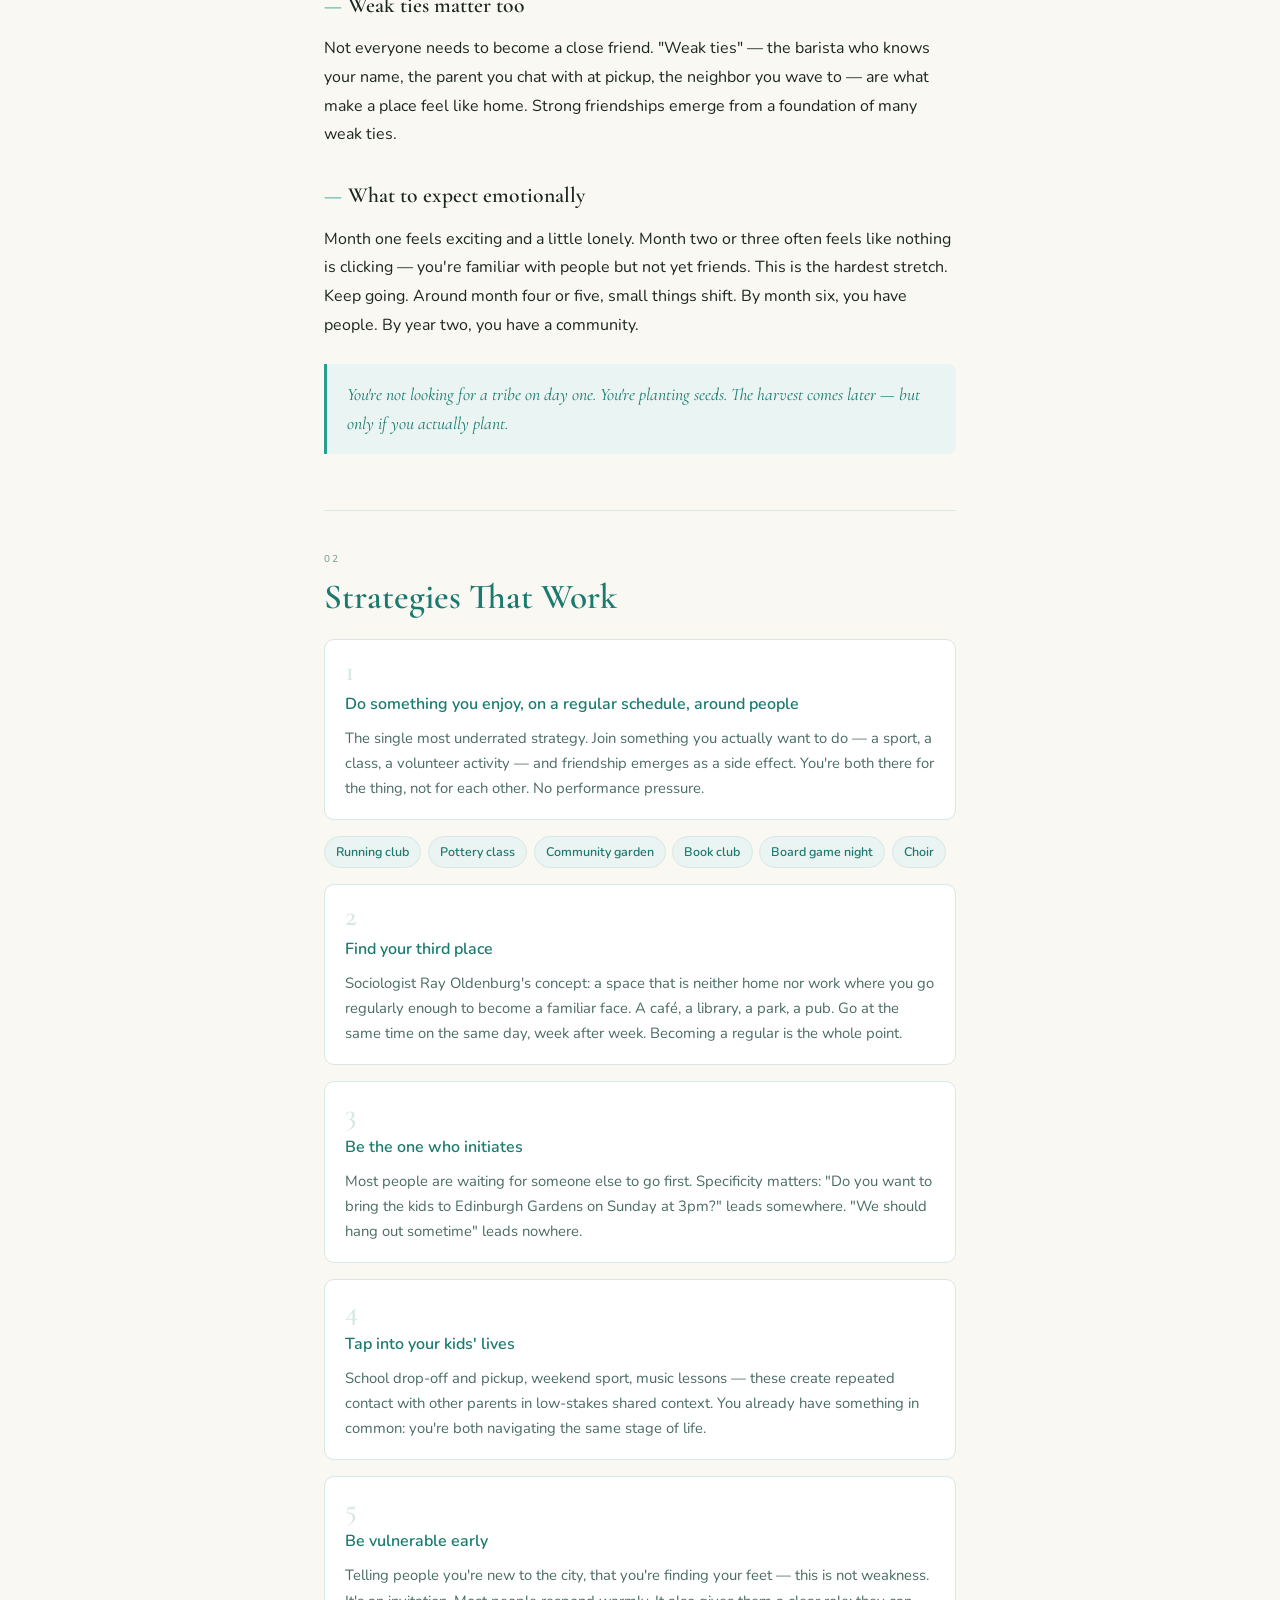
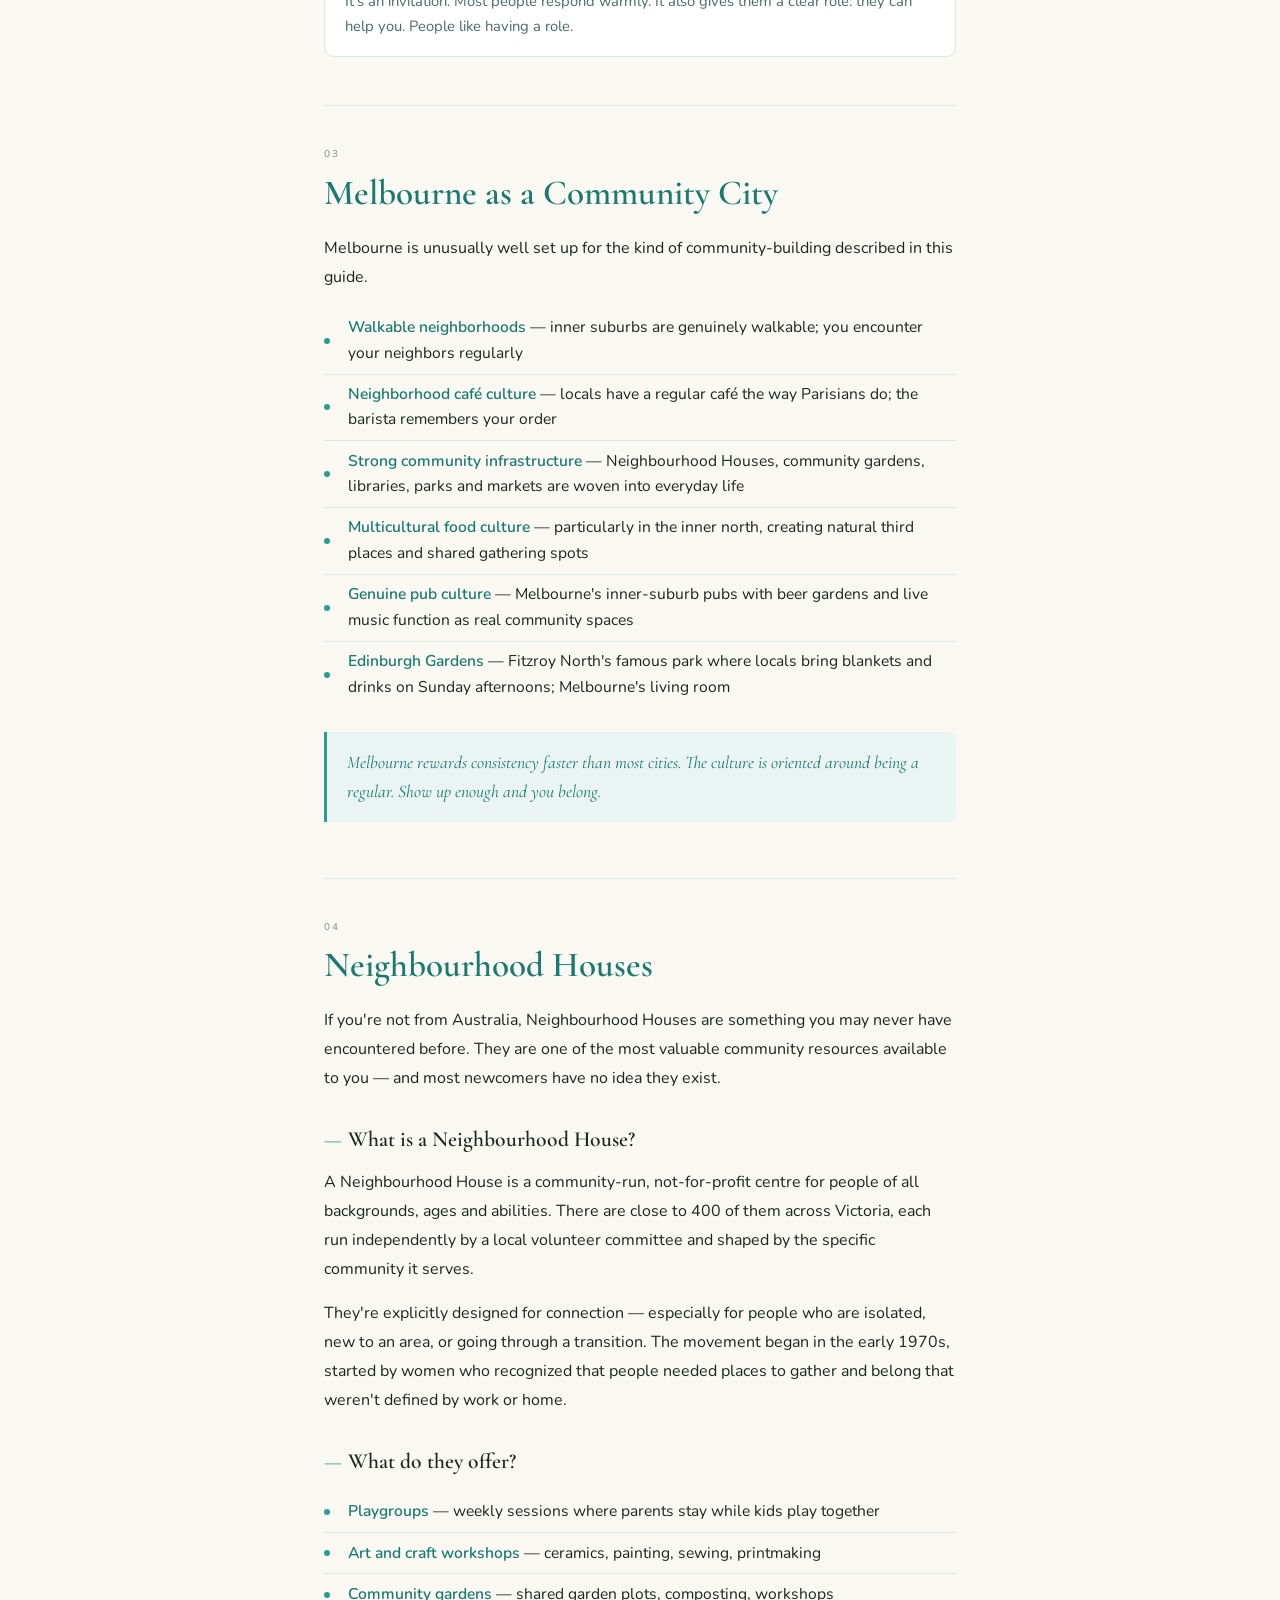
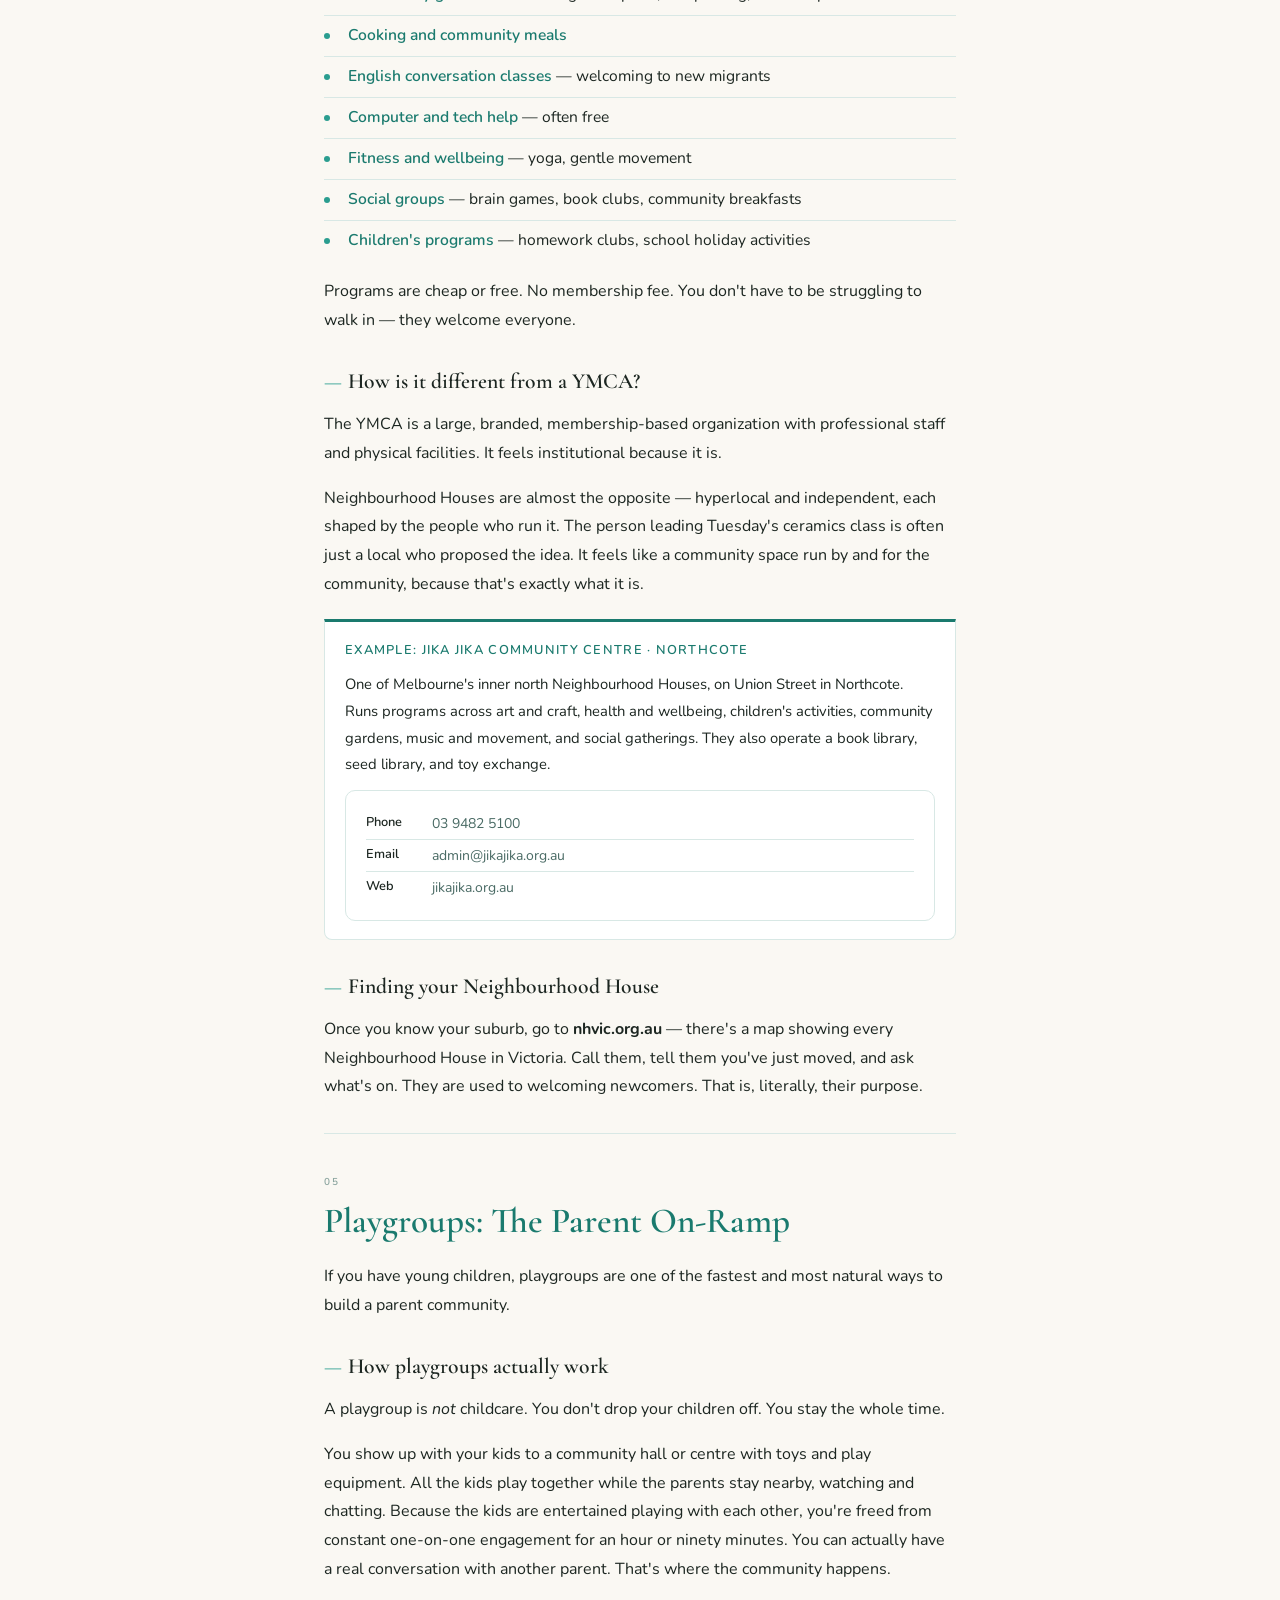
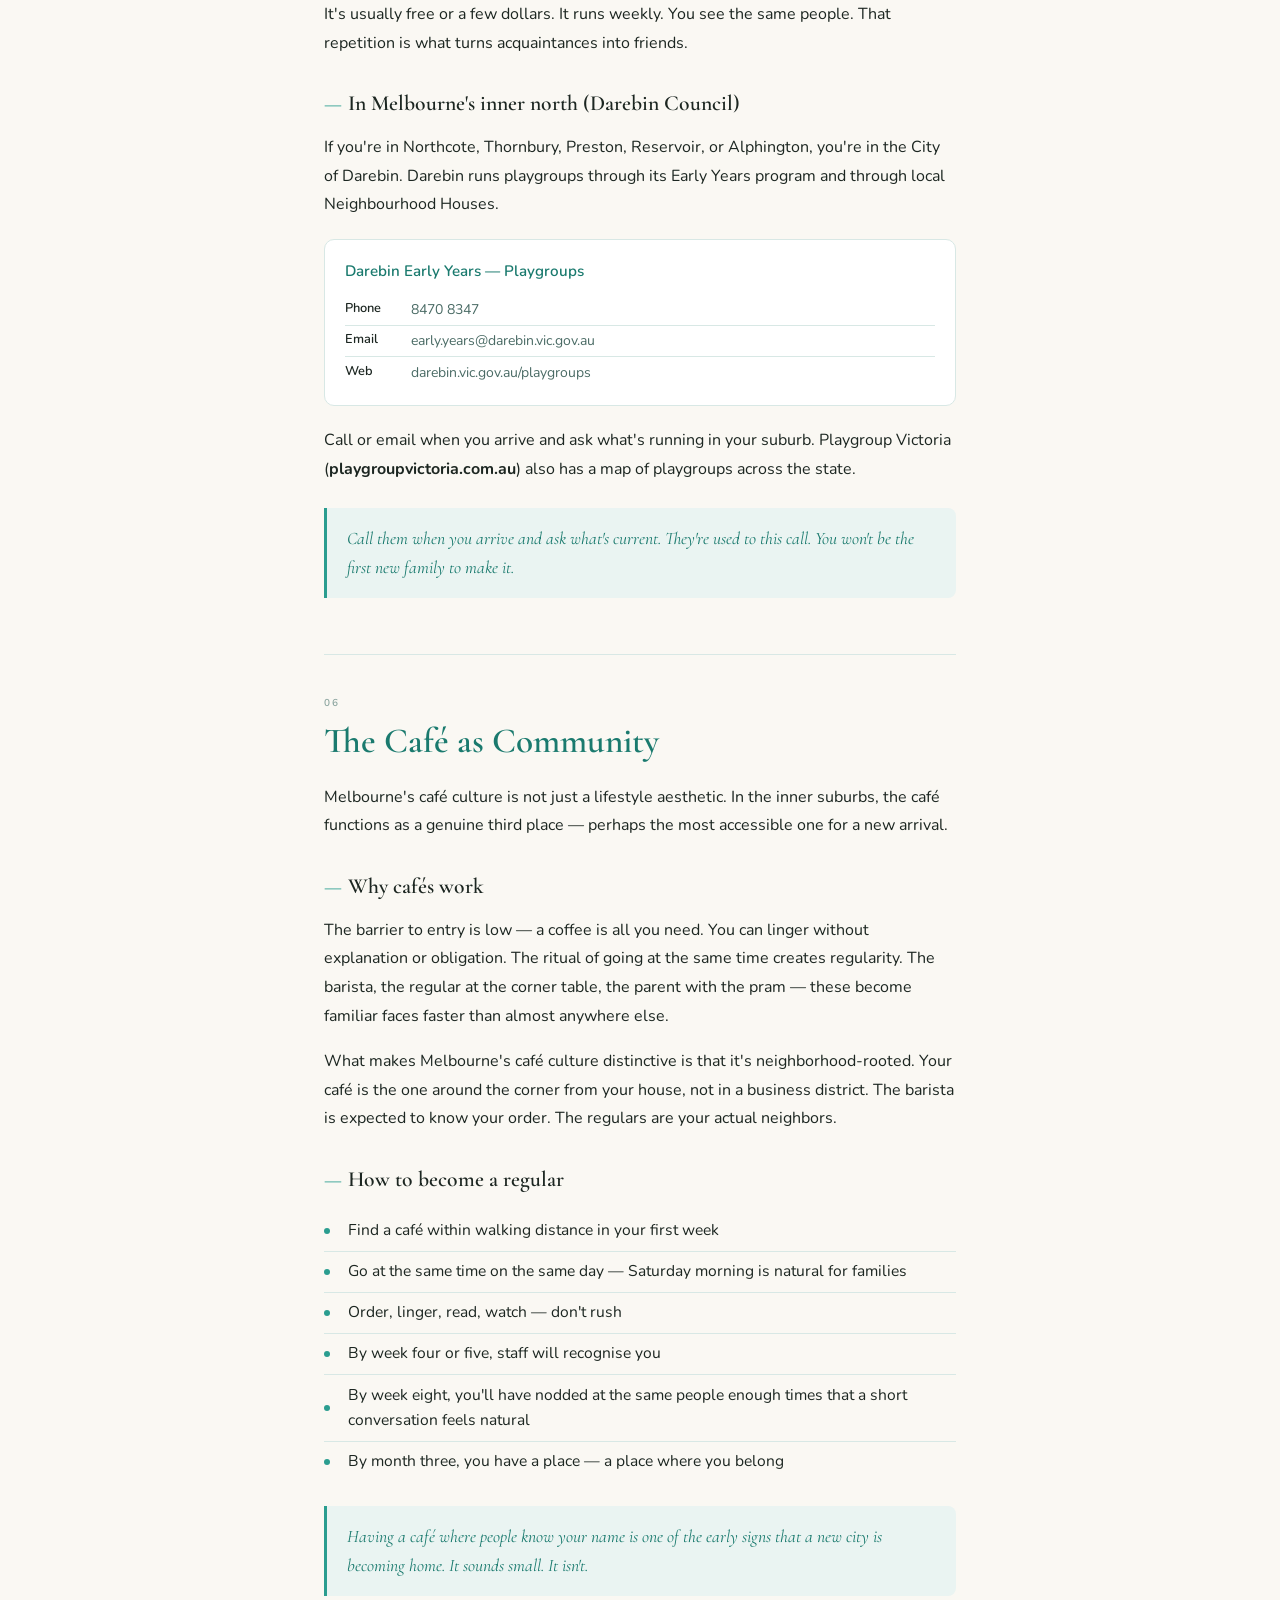
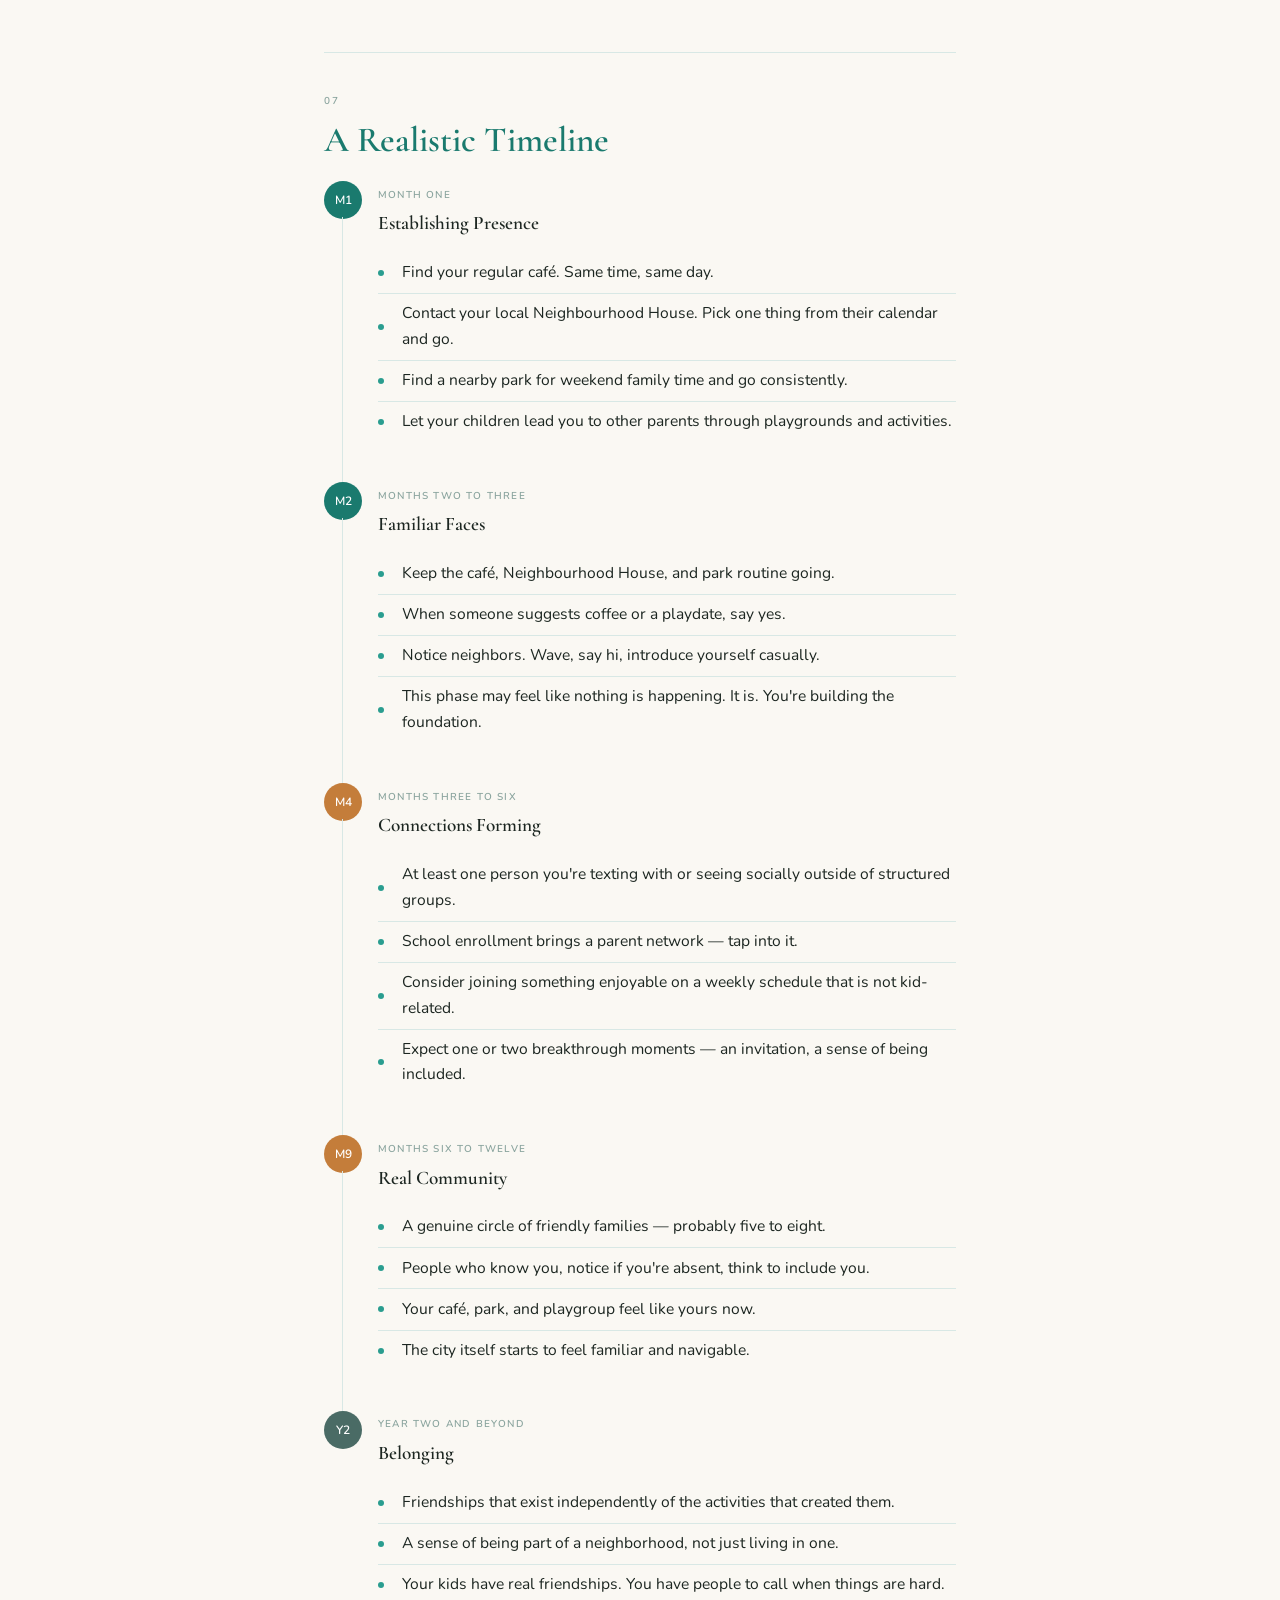
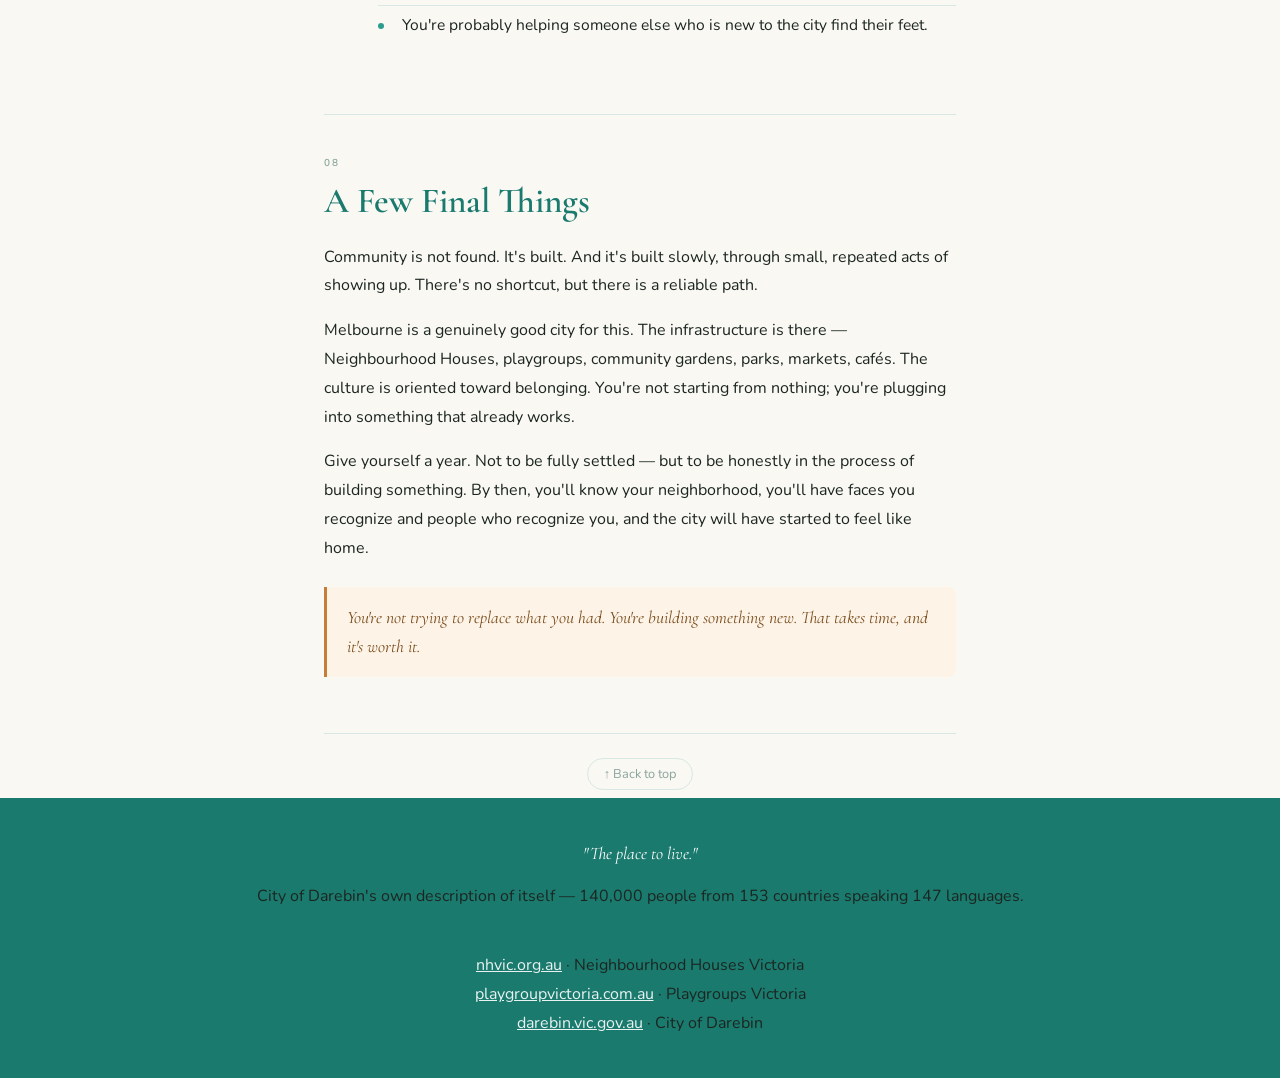
<file: melbourne-community-guide/index.html>
<!DOCTYPE html>
<html lang="en">
<head>
<meta charset="UTF-8">
<meta name="viewport" content="width=device-width, initial-scale=1.0">
<title>Building Community in Melbourne</title>
<link rel="icon" type="image/svg+xml" href="./icon.svg">
<link rel="apple-touch-icon" href="./icon-180.png">
<meta name="apple-mobile-web-app-title" content="Community">
<meta name="apple-mobile-web-app-capable" content="yes">
<meta name="mobile-web-app-capable" content="yes">
<meta name="apple-mobile-web-app-status-bar-style" content="black-translucent">
<meta name="theme-color" content="#1A7A6E">
<link rel="preconnect" href="https://fonts.googleapis.com">
<link rel="preconnect" href="https://fonts.gstatic.com" crossorigin>
<link href="https://fonts.googleapis.com/css2?family=Cormorant+Garamond:ital,wght@0,400;0,600;1,400;1,600&family=Nunito:wght@400;500;600&display=swap" rel="stylesheet">
<style>
  *, *::before, *::after { box-sizing: border-box; margin: 0; padding: 0; }

  :root {
    --cream: #FAF8F3;
    --teal: #1A7A6E;
    --teal-light: #EAF4F2;
    --teal-mid: #2A9D8F;
    --amber: #C47D3A;
    --amber-light: #FDF3E7;
    --dark: #1C2621;
    --mid: #4A6B65;
    --muted: #8AA49E;
    --border: #D8E8E5;
    --white: #FFFFFF;
  }

  html { scroll-behavior: smooth; }

  body {
    background: var(--cream);
    color: var(--dark);
    font-family: 'Nunito', sans-serif;
    font-size: 16px;
    line-height: 1.75;
    -webkit-font-smoothing: antialiased;
  }

  /* ── PROGRESS BAR ── */
  #progress-bar {
    position: fixed;
    top: 0; left: 0;
    height: 3px;
    background: var(--teal-mid);
    width: 0%;
    z-index: 100;
    transition: width 0.1s linear;
  }

  /* ── HERO ── */
  .hero {
    background: var(--teal);
    color: var(--white);
    padding: 4rem 1.75rem 3rem;
    position: relative;
    overflow: hidden;
  }

  .hero::before {
    content: '';
    position: absolute;
    top: -60px; right: -60px;
    width: 220px; height: 220px;
    border-radius: 50%;
    background: rgba(255,255,255,0.05);
  }

  .hero::after {
    content: '';
    position: absolute;
    bottom: -40px; left: -40px;
    width: 160px; height: 160px;
    border-radius: 50%;
    background: rgba(255,255,255,0.04);
  }

  .hero-kicker {
    font-family: 'Nunito', sans-serif;
    font-size: 11px;
    font-weight: 600;
    letter-spacing: 0.18em;
    text-transform: uppercase;
    color: rgba(255,255,255,0.6);
    margin-bottom: 1.25rem;
  }

  .hero h1 {
    font-family: 'Cormorant Garamond', serif;
    font-size: clamp(2.4rem, 8vw, 3.2rem);
    font-weight: 600;
    line-height: 1.1;
    margin-bottom: 0.5rem;
    color: var(--white);
  }

  .hero h1 em {
    font-style: italic;
    font-weight: 400;
    color: rgba(255,255,255,0.82);
  }

  .hero-sub {
    font-size: 1rem;
    color: rgba(255,255,255,0.72);
    margin-top: 1rem;
    max-width: 340px;
    line-height: 1.6;
  }

  .hero-divider {
    width: 40px;
    height: 2px;
    background: rgba(255,255,255,0.35);
    margin: 1.5rem 0 1rem;
  }

  /* ── TOC ── */
  .toc-wrapper {
    background: var(--white);
    border-bottom: 1px solid var(--border);
    padding: 1.25rem 1.75rem;
  }

  .toc-label {
    font-size: 10px;
    font-weight: 600;
    letter-spacing: 0.15em;
    text-transform: uppercase;
    color: var(--muted);
    margin-bottom: 0.75rem;
  }

  .toc {
    display: flex;
    flex-direction: column;
    gap: 0.4rem;
    max-height: 0;
    overflow: hidden;
    transition: max-height 0.35s ease;
  }

  .toc.open { max-height: 600px; }

  .toc a {
    font-size: 0.875rem;
    color: var(--teal);
    text-decoration: none;
    padding: 0.3rem 0;
    border-bottom: 1px solid var(--border);
    display: flex;
    align-items: center;
    gap: 0.5rem;
  }

  .toc a:last-child { border-bottom: none; }

  .toc a:hover { color: var(--teal-mid); }

  .toc-num {
    font-size: 10px;
    font-weight: 600;
    color: var(--muted);
    min-width: 18px;
  }

  .toc-toggle {
    background: none;
    border: 1px solid var(--border);
    border-radius: 6px;
    padding: 0.4rem 0.75rem;
    font-family: 'Nunito', sans-serif;
    font-size: 0.8rem;
    color: var(--teal);
    cursor: pointer;
    display: flex;
    align-items: center;
    gap: 0.4rem;
  }

  .toc-toggle svg {
    transition: transform 0.25s;
  }

  .toc-toggle.open svg { transform: rotate(180deg); }

  /* ── MAIN LAYOUT ── */
  main {
    max-width: 680px;
    margin: 0 auto;
    padding: 0 1.5rem;
  }

  /* ── SECTIONS ── */
  .section {
    padding: 2.5rem 0 2rem;
    border-bottom: 1px solid var(--border);
  }

  .section:last-child { border-bottom: none; }

  .section-num {
    font-size: 10px;
    font-weight: 600;
    letter-spacing: 0.15em;
    text-transform: uppercase;
    color: var(--muted);
    margin-bottom: 0.5rem;
  }

  .section h2 {
    font-family: 'Cormorant Garamond', serif;
    font-size: clamp(1.7rem, 6vw, 2.2rem);
    font-weight: 600;
    line-height: 1.2;
    color: var(--teal);
    margin-bottom: 1.25rem;
  }

  .section h3 {
    font-family: 'Cormorant Garamond', serif;
    font-size: 1.35rem;
    font-weight: 600;
    color: var(--dark);
    margin: 1.75rem 0 0.6rem;
  }

  .section h3::before {
    content: '—';
    color: var(--teal-mid);
    margin-right: 0.4rem;
    font-weight: 400;
  }

  p {
    color: var(--dark);
    font-size: 1rem;
    line-height: 1.8;
    margin-bottom: 1rem;
  }

  p:last-child { margin-bottom: 0; }

  /* ── CALLOUT ── */
  .callout {
    background: var(--teal-light);
    border-left: 3px solid var(--teal-mid);
    border-radius: 0 8px 8px 0;
    padding: 1rem 1.25rem;
    margin: 1.5rem 0;
    font-family: 'Cormorant Garamond', serif;
    font-size: 1.1rem;
    font-style: italic;
    color: var(--teal);
    line-height: 1.65;
  }

  .callout-amber {
    background: var(--amber-light);
    border-left-color: var(--amber);
    color: #7A4D1D;
  }

  /* ── BULLET LIST ── */
  ul.guide-list {
    list-style: none;
    padding: 0;
    margin: 0.75rem 0 1rem;
  }

  ul.guide-list li {
    padding: 0.45rem 0 0.45rem 1.5rem;
    position: relative;
    font-size: 0.975rem;
    color: var(--dark);
    border-bottom: 1px solid var(--border);
    line-height: 1.65;
  }

  ul.guide-list li:last-child { border-bottom: none; }

  ul.guide-list li::before {
    content: '';
    position: absolute;
    left: 0;
    top: 50%;
    transform: translateY(-50%);
    width: 6px; height: 6px;
    border-radius: 50%;
    background: var(--teal-mid);
  }

  ul.guide-list li strong {
    font-weight: 600;
    color: var(--teal);
  }

  /* ── CONTACT CARD ── */
  .contact-card {
    background: var(--white);
    border: 1px solid var(--border);
    border-radius: 10px;
    padding: 1.1rem 1.25rem;
    margin: 1.25rem 0;
  }

  .contact-card-title {
    font-weight: 600;
    font-size: 0.95rem;
    color: var(--teal);
    margin-bottom: 0.6rem;
  }

  .contact-row {
    display: flex;
    align-items: flex-start;
    gap: 0.5rem;
    font-size: 0.875rem;
    color: var(--mid);
    padding: 0.3rem 0;
    border-bottom: 1px solid var(--border);
    line-height: 1.5;
  }

  .contact-row:last-child { border-bottom: none; }

  .contact-label {
    font-weight: 600;
    color: var(--dark);
    min-width: 58px;
    font-size: 0.8rem;
  }

  /* ── TIMELINE ── */
  .timeline { margin: 1.25rem 0; }

  .timeline-item {
    display: flex;
    gap: 1rem;
    padding-bottom: 1.5rem;
    position: relative;
  }

  .timeline-item:last-child { padding-bottom: 0; }

  .timeline-item::before {
    content: '';
    position: absolute;
    left: 18px;
    top: 36px;
    bottom: 0;
    width: 1px;
    background: var(--border);
  }

  .timeline-item:last-child::before { display: none; }

  .timeline-dot {
    width: 38px;
    height: 38px;
    border-radius: 50%;
    background: var(--teal);
    color: white;
    font-size: 0.75rem;
    font-weight: 600;
    display: flex;
    align-items: center;
    justify-content: center;
    flex-shrink: 0;
    font-family: 'Nunito', sans-serif;
    line-height: 1;
    text-align: center;
  }

  .timeline-dot.amber { background: var(--amber); }
  .timeline-dot.mid { background: var(--mid); }

  .timeline-content { flex: 1; padding-top: 0.35rem; }

  .timeline-phase {
    font-size: 10px;
    font-weight: 600;
    letter-spacing: 0.12em;
    text-transform: uppercase;
    color: var(--muted);
    margin-bottom: 0.2rem;
  }

  .timeline-title {
    font-family: 'Cormorant Garamond', serif;
    font-size: 1.2rem;
    font-weight: 600;
    color: var(--dark);
    margin-bottom: 0.5rem;
  }

  .timeline-content p { font-size: 0.925rem; margin-bottom: 0.4rem; }

  /* ── PILL TAGS ── */
  .tag-row {
    display: flex;
    flex-wrap: wrap;
    gap: 0.4rem;
    margin: 0.75rem 0;
  }

  .tag {
    background: var(--teal-light);
    color: var(--teal);
    font-size: 0.78rem;
    font-weight: 600;
    padding: 0.25rem 0.7rem;
    border-radius: 20px;
    border: 1px solid var(--border);
  }

  /* ── HIGHLIGHT BOX ── */
  .highlight-box {
    background: var(--white);
    border: 1px solid var(--border);
    border-top: 3px solid var(--teal);
    border-radius: 0 0 8px 8px;
    padding: 1.1rem 1.25rem;
    margin: 1.25rem 0;
  }

  .highlight-box-title {
    font-size: 0.8rem;
    font-weight: 600;
    letter-spacing: 0.1em;
    text-transform: uppercase;
    color: var(--teal);
    margin-bottom: 0.6rem;
  }

  /* ── STRATEGY CARD ── */
  .strategy-card {
    background: var(--white);
    border: 1px solid var(--border);
    border-radius: 10px;
    padding: 1.1rem 1.25rem;
    margin: 1rem 0;
  }

  .strategy-num {
    font-size: 1.8rem;
    font-family: 'Cormorant Garamond', serif;
    font-weight: 600;
    color: var(--border);
    line-height: 1;
    margin-bottom: 0.25rem;
  }

  .strategy-title {
    font-weight: 600;
    font-size: 1rem;
    color: var(--teal);
    margin-bottom: 0.5rem;
  }

  .strategy-body {
    font-size: 0.925rem;
    color: var(--mid);
    line-height: 1.7;
    margin-bottom: 0;
  }

  /* ── FOOTER ── */
  .guide-footer {
    background: var(--teal);
    color: rgba(255,255,255,0.7);
    text-align: center;
    padding: 2.5rem 1.5rem;
    font-size: 0.85rem;
    line-height: 1.8;
  }

  .guide-footer a {
    color: rgba(255,255,255,0.9);
    text-decoration: underline;
  }

  .guide-footer-title {
    font-family: 'Cormorant Garamond', serif;
    font-size: 1.1rem;
    font-style: italic;
    color: white;
    margin-bottom: 0.75rem;
  }

  /* ── BACK TO TOP ── */
  .back-top {
    display: flex;
    justify-content: center;
    padding: 1.5rem 0 0.5rem;
  }

  .back-top button {
    background: none;
    border: 1px solid var(--border);
    border-radius: 20px;
    padding: 0.4rem 1rem;
    font-family: 'Nunito', sans-serif;
    font-size: 0.8rem;
    color: var(--muted);
    cursor: pointer;
  }
</style>
</head>
<body>

<div id="progress-bar"></div>

<!-- HERO -->
<div class="hero">
  <div class="hero-kicker">A family guide · Melbourne, Australia</div>
  <h1>Building<br><em>Community</em><br>in a New City</h1>
  <div class="hero-divider"></div>
  <p class="hero-sub">What to expect, where to go, and how to find your people — for a family arriving in Melbourne.</p>
</div>

<!-- TABLE OF CONTENTS -->
<div class="toc-wrapper">
  <div class="toc-label">Contents</div>
  <button class="toc-toggle" id="toc-btn" onclick="toggleToc()">
    Jump to a section
    <svg width="14" height="14" viewBox="0 0 14 14" fill="none"><path d="M3 5l4 4 4-4" stroke="currentColor" stroke-width="1.5" stroke-linecap="round"/></svg>
  </button>
  <nav class="toc" id="toc" role="navigation" aria-label="Guide sections">
    <a href="#how-friendship-works"><span class="toc-num">01</span> How adult friendship actually works</a>
    <a href="#strategies"><span class="toc-num">02</span> Strategies that work</a>
    <a href="#melbourne"><span class="toc-num">03</span> Melbourne as a community city</a>
    <a href="#neighbourhood-houses"><span class="toc-num">04</span> Neighbourhood Houses explained</a>
    <a href="#playgroups"><span class="toc-num">05</span> Playgroups: the parent on-ramp</a>
    <a href="#cafes"><span class="toc-num">06</span> The café as community</a>
    <a href="#timeline"><span class="toc-num">07</span> A realistic timeline</a>
    <a href="#closing"><span class="toc-num">08</span> Final thoughts</a>
  </nav>
</div>

<main>

  <!-- INTRO -->
  <div class="section">
    <p>Moving to a new city as an adult is one of the harder social challenges life throws at you. In school, friendships formed automatically — shared classrooms, shared schedules, shared proximity. As an adult, none of that is automatic. You have to be deliberate.</p>
    <p>The good news: it works. People do it. Families relocate internationally and build rich, meaningful communities in their new home. But it takes longer than you expect, requires more initiative than feels natural, and looks different than it did in your twenties.</p>
    <div class="callout">The single most important thing: consistency beats charisma. Showing up to the same place at the same time, week after week, is more powerful than being outgoing or interesting.</div>
  </div>

  <!-- SECTION 1 -->
  <div class="section" id="how-friendship-works">
    <div class="section-num">01</div>
    <h2>How Adult Friendship Actually Works</h2>
    <p>Research on adult friendship points to three core ingredients:</p>
    <ul class="guide-list">
      <li><strong>Proximity</strong> — being in the same physical space as someone</li>
      <li><strong>Repetition</strong> — seeing them again and again</li>
      <li><strong>Low-stakes context</strong> — a setting where there's no pressure to perform or impress</li>
    </ul>
    <p>School provided all three automatically. Adult life provides none of them automatically. The strategies in this guide are ways of recreating those conditions on purpose.</p>

    <h3>The repeated exposure effect</h3>
    <p>The more you see someone in a context you both chose, the more you naturally like them. You need roughly seven to ten relaxed encounters before real familiarity kicks in. A weekly class, a regular park, a playgroup — these provide that structure without you having to engineer it.</p>

    <h3>Weak ties matter too</h3>
    <p>Not everyone needs to become a close friend. "Weak ties" — the barista who knows your name, the parent you chat with at pickup, the neighbor you wave to — are what make a place feel like home. Strong friendships emerge from a foundation of many weak ties.</p>

    <h3>What to expect emotionally</h3>
    <p>Month one feels exciting and a little lonely. Month two or three often feels like nothing is clicking — you're familiar with people but not yet friends. This is the hardest stretch. Keep going. Around month four or five, small things shift. By month six, you have people. By year two, you have a community.</p>

    <div class="callout">You're not looking for a tribe on day one. You're planting seeds. The harvest comes later — but only if you actually plant.</div>
  </div>

  <!-- SECTION 2 -->
  <div class="section" id="strategies">
    <div class="section-num">02</div>
    <h2>Strategies That Work</h2>

    <div class="strategy-card">
      <div class="strategy-num">1</div>
      <div class="strategy-title">Do something you enjoy, on a regular schedule, around people</div>
      <p class="strategy-body">The single most underrated strategy. Join something you actually want to do — a sport, a class, a volunteer activity — and friendship emerges as a side effect. You're both there for the thing, not for each other. No performance pressure.</p>
    </div>

    <div class="tag-row">
      <span class="tag">Running club</span>
      <span class="tag">Pottery class</span>
      <span class="tag">Community garden</span>
      <span class="tag">Book club</span>
      <span class="tag">Board game night</span>
      <span class="tag">Choir</span>
    </div>

    <div class="strategy-card">
      <div class="strategy-num">2</div>
      <div class="strategy-title">Find your third place</div>
      <p class="strategy-body">Sociologist Ray Oldenburg's concept: a space that is neither home nor work where you go regularly enough to become a familiar face. A café, a library, a park, a pub. Go at the same time on the same day, week after week. Becoming a regular is the whole point.</p>
    </div>

    <div class="strategy-card">
      <div class="strategy-num">3</div>
      <div class="strategy-title">Be the one who initiates</div>
      <p class="strategy-body">Most people are waiting for someone else to go first. Specificity matters: "Do you want to bring the kids to Edinburgh Gardens on Sunday at 3pm?" leads somewhere. "We should hang out sometime" leads nowhere.</p>
    </div>

    <div class="strategy-card">
      <div class="strategy-num">4</div>
      <div class="strategy-title">Tap into your kids' lives</div>
      <p class="strategy-body">School drop-off and pickup, weekend sport, music lessons — these create repeated contact with other parents in low-stakes shared context. You already have something in common: you're both navigating the same stage of life.</p>
    </div>

    <div class="strategy-card">
      <div class="strategy-num">5</div>
      <div class="strategy-title">Be vulnerable early</div>
      <p class="strategy-body">Telling people you're new to the city, that you're finding your feet — this is not weakness. It's an invitation. Most people respond warmly. It also gives them a clear role: they can help you. People like having a role.</p>
    </div>
  </div>

  <!-- SECTION 3 -->
  <div class="section" id="melbourne">
    <div class="section-num">03</div>
    <h2>Melbourne as a Community City</h2>
    <p>Melbourne is unusually well set up for the kind of community-building described in this guide.</p>
    <ul class="guide-list">
      <li><strong>Walkable neighborhoods</strong> — inner suburbs are genuinely walkable; you encounter your neighbors regularly</li>
      <li><strong>Neighborhood café culture</strong> — locals have a regular café the way Parisians do; the barista remembers your order</li>
      <li><strong>Strong community infrastructure</strong> — Neighbourhood Houses, community gardens, libraries, parks and markets are woven into everyday life</li>
      <li><strong>Multicultural food culture</strong> — particularly in the inner north, creating natural third places and shared gathering spots</li>
      <li><strong>Genuine pub culture</strong> — Melbourne's inner-suburb pubs with beer gardens and live music function as real community spaces</li>
      <li><strong>Edinburgh Gardens</strong> — Fitzroy North's famous park where locals bring blankets and drinks on Sunday afternoons; Melbourne's living room</li>
    </ul>
    <div class="callout">Melbourne rewards consistency faster than most cities. The culture is oriented around being a regular. Show up enough and you belong.</div>
  </div>

  <!-- SECTION 4 -->
  <div class="section" id="neighbourhood-houses">
    <div class="section-num">04</div>
    <h2>Neighbourhood Houses</h2>
    <p>If you're not from Australia, Neighbourhood Houses are something you may never have encountered before. They are one of the most valuable community resources available to you — and most newcomers have no idea they exist.</p>

    <h3>What is a Neighbourhood House?</h3>
    <p>A Neighbourhood House is a community-run, not-for-profit centre for people of all backgrounds, ages and abilities. There are close to 400 of them across Victoria, each run independently by a local volunteer committee and shaped by the specific community it serves.</p>
    <p>They're explicitly designed for connection — especially for people who are isolated, new to an area, or going through a transition. The movement began in the early 1970s, started by women who recognized that people needed places to gather and belong that weren't defined by work or home.</p>

    <h3>What do they offer?</h3>
    <ul class="guide-list">
      <li><strong>Playgroups</strong> — weekly sessions where parents stay while kids play together</li>
      <li><strong>Art and craft workshops</strong> — ceramics, painting, sewing, printmaking</li>
      <li><strong>Community gardens</strong> — shared garden plots, composting, workshops</li>
      <li><strong>Cooking and community meals</strong></li>
      <li><strong>English conversation classes</strong> — welcoming to new migrants</li>
      <li><strong>Computer and tech help</strong> — often free</li>
      <li><strong>Fitness and wellbeing</strong> — yoga, gentle movement</li>
      <li><strong>Social groups</strong> — brain games, book clubs, community breakfasts</li>
      <li><strong>Children's programs</strong> — homework clubs, school holiday activities</li>
    </ul>
    <p>Programs are cheap or free. No membership fee. You don't have to be struggling to walk in — they welcome everyone.</p>

    <h3>How is it different from a YMCA?</h3>
    <p>The YMCA is a large, branded, membership-based organization with professional staff and physical facilities. It feels institutional because it is.</p>
    <p>Neighbourhood Houses are almost the opposite — hyperlocal and independent, each shaped by the people who run it. The person leading Tuesday's ceramics class is often just a local who proposed the idea. It feels like a community space run by and for the community, because that's exactly what it is.</p>

    <div class="highlight-box">
      <div class="highlight-box-title">Example: Jika Jika Community Centre · Northcote</div>
      <p style="font-size:0.925rem; margin-bottom:0.75rem;">One of Melbourne's inner north Neighbourhood Houses, on Union Street in Northcote. Runs programs across art and craft, health and wellbeing, children's activities, community gardens, music and movement, and social gatherings. They also operate a book library, seed library, and toy exchange.</p>
      <div class="contact-card" style="margin:0;">
        <div class="contact-row"><span class="contact-label">Phone</span> 03 9482 5100</div>
        <div class="contact-row"><span class="contact-label">Email</span> admin@jikajika.org.au</div>
        <div class="contact-row"><span class="contact-label">Web</span> jikajika.org.au</div>
      </div>
    </div>

    <h3>Finding your Neighbourhood House</h3>
    <p>Once you know your suburb, go to <strong>nhvic.org.au</strong> — there's a map showing every Neighbourhood House in Victoria. Call them, tell them you've just moved, and ask what's on. They are used to welcoming newcomers. That is, literally, their purpose.</p>
  </div>

  <!-- SECTION 5 -->
  <div class="section" id="playgroups">
    <div class="section-num">05</div>
    <h2>Playgroups: The Parent On-Ramp</h2>
    <p>If you have young children, playgroups are one of the fastest and most natural ways to build a parent community.</p>

    <h3>How playgroups actually work</h3>
    <p>A playgroup is <em>not</em> childcare. You don't drop your children off. You stay the whole time.</p>
    <p>You show up with your kids to a community hall or centre with toys and play equipment. All the kids play together while the parents stay nearby, watching and chatting. Because the kids are entertained playing with each other, you're freed from constant one-on-one engagement for an hour or ninety minutes. You can actually have a real conversation with another parent. That's where the community happens.</p>
    <p>It's usually free or a few dollars. It runs weekly. You see the same people. That repetition is what turns acquaintances into friends.</p>

    <h3>In Melbourne's inner north (Darebin Council)</h3>
    <p>If you're in Northcote, Thornbury, Preston, Reservoir, or Alphington, you're in the City of Darebin. Darebin runs playgroups through its Early Years program and through local Neighbourhood Houses.</p>
    <div class="contact-card">
      <div class="contact-card-title">Darebin Early Years — Playgroups</div>
      <div class="contact-row"><span class="contact-label">Phone</span> 8470 8347</div>
      <div class="contact-row"><span class="contact-label">Email</span> early.years@darebin.vic.gov.au</div>
      <div class="contact-row"><span class="contact-label">Web</span> darebin.vic.gov.au/playgroups</div>
    </div>
    <p>Call or email when you arrive and ask what's running in your suburb. Playgroup Victoria (<strong>playgroupvictoria.com.au</strong>) also has a map of playgroups across the state.</p>

    <div class="callout">Call them when you arrive and ask what's current. They're used to this call. You won't be the first new family to make it.</div>
  </div>

  <!-- SECTION 6 -->
  <div class="section" id="cafes">
    <div class="section-num">06</div>
    <h2>The Café as Community</h2>
    <p>Melbourne's café culture is not just a lifestyle aesthetic. In the inner suburbs, the café functions as a genuine third place — perhaps the most accessible one for a new arrival.</p>

    <h3>Why cafés work</h3>
    <p>The barrier to entry is low — a coffee is all you need. You can linger without explanation or obligation. The ritual of going at the same time creates regularity. The barista, the regular at the corner table, the parent with the pram — these become familiar faces faster than almost anywhere else.</p>
    <p>What makes Melbourne's café culture distinctive is that it's neighborhood-rooted. Your café is the one around the corner from your house, not in a business district. The barista is expected to know your order. The regulars are your actual neighbors.</p>

    <h3>How to become a regular</h3>
    <ul class="guide-list">
      <li>Find a café within walking distance in your first week</li>
      <li>Go at the same time on the same day — Saturday morning is natural for families</li>
      <li>Order, linger, read, watch — don't rush</li>
      <li>By week four or five, staff will recognise you</li>
      <li>By week eight, you'll have nodded at the same people enough times that a short conversation feels natural</li>
      <li>By month three, you have a place — a place where you belong</li>
    </ul>

    <div class="callout">Having a café where people know your name is one of the early signs that a new city is becoming home. It sounds small. It isn't.</div>
  </div>

  <!-- SECTION 7 -->
  <div class="section" id="timeline">
    <div class="section-num">07</div>
    <h2>A Realistic Timeline</h2>

    <div class="timeline">
      <div class="timeline-item">
        <div class="timeline-dot">M1</div>
        <div class="timeline-content">
          <div class="timeline-phase">Month One</div>
          <div class="timeline-title">Establishing Presence</div>
          <ul class="guide-list">
            <li>Find your regular café. Same time, same day.</li>
            <li>Contact your local Neighbourhood House. Pick one thing from their calendar and go.</li>
            <li>Find a nearby park for weekend family time and go consistently.</li>
            <li>Let your children lead you to other parents through playgrounds and activities.</li>
          </ul>
        </div>
      </div>

      <div class="timeline-item">
        <div class="timeline-dot">M2</div>
        <div class="timeline-content">
          <div class="timeline-phase">Months Two to Three</div>
          <div class="timeline-title">Familiar Faces</div>
          <ul class="guide-list">
            <li>Keep the café, Neighbourhood House, and park routine going.</li>
            <li>When someone suggests coffee or a playdate, say yes.</li>
            <li>Notice neighbors. Wave, say hi, introduce yourself casually.</li>
            <li>This phase may feel like nothing is happening. It is. You're building the foundation.</li>
          </ul>
        </div>
      </div>

      <div class="timeline-item">
        <div class="timeline-dot amber">M4</div>
        <div class="timeline-content">
          <div class="timeline-phase">Months Three to Six</div>
          <div class="timeline-title">Connections Forming</div>
          <ul class="guide-list">
            <li>At least one person you're texting with or seeing socially outside of structured groups.</li>
            <li>School enrollment brings a parent network — tap into it.</li>
            <li>Consider joining something enjoyable on a weekly schedule that is not kid-related.</li>
            <li>Expect one or two breakthrough moments — an invitation, a sense of being included.</li>
          </ul>
        </div>
      </div>

      <div class="timeline-item">
        <div class="timeline-dot amber">M9</div>
        <div class="timeline-content">
          <div class="timeline-phase">Months Six to Twelve</div>
          <div class="timeline-title">Real Community</div>
          <ul class="guide-list">
            <li>A genuine circle of friendly families — probably five to eight.</li>
            <li>People who know you, notice if you're absent, think to include you.</li>
            <li>Your café, park, and playgroup feel like yours now.</li>
            <li>The city itself starts to feel familiar and navigable.</li>
          </ul>
        </div>
      </div>

      <div class="timeline-item">
        <div class="timeline-dot mid">Y2</div>
        <div class="timeline-content">
          <div class="timeline-phase">Year Two and Beyond</div>
          <div class="timeline-title">Belonging</div>
          <ul class="guide-list">
            <li>Friendships that exist independently of the activities that created them.</li>
            <li>A sense of being part of a neighborhood, not just living in one.</li>
            <li>Your kids have real friendships. You have people to call when things are hard.</li>
            <li>You're probably helping someone else who is new to the city find their feet.</li>
          </ul>
        </div>
      </div>
    </div>
  </div>

  <!-- SECTION 8 -->
  <div class="section" id="closing">
    <div class="section-num">08</div>
    <h2>A Few Final Things</h2>
    <p>Community is not found. It's built. And it's built slowly, through small, repeated acts of showing up. There's no shortcut, but there is a reliable path.</p>
    <p>Melbourne is a genuinely good city for this. The infrastructure is there — Neighbourhood Houses, playgroups, community gardens, parks, markets, cafés. The culture is oriented toward belonging. You're not starting from nothing; you're plugging into something that already works.</p>
    <p>Give yourself a year. Not to be fully settled — but to be honestly in the process of building something. By then, you'll know your neighborhood, you'll have faces you recognize and people who recognize you, and the city will have started to feel like home.</p>
    <div class="callout callout-amber">You're not trying to replace what you had. You're building something new. That takes time, and it's worth it.</div>
  </div>

  <!-- BACK TO TOP -->
  <div class="back-top">
    <button onclick="window.scrollTo({top:0,behavior:'smooth'})">↑ Back to top</button>
  </div>

</main>

<!-- FOOTER -->
<footer class="guide-footer">
  <div class="guide-footer-title">"The place to live."</div>
  <p>City of Darebin's own description of itself — 140,000 people from 153 countries speaking 147 languages.</p>
  <br>
  <p>
    <a href="https://nhvic.org.au">nhvic.org.au</a> · Neighbourhood Houses Victoria<br>
    <a href="https://playgroupvictoria.com.au">playgroupvictoria.com.au</a> · Playgroups Victoria<br>
    <a href="https://darebin.vic.gov.au">darebin.vic.gov.au</a> · City of Darebin
  </p>
</footer>

<script>
  function toggleToc() {
    const toc = document.getElementById('toc');
    const btn = document.getElementById('toc-btn');
    toc.classList.toggle('open');
    btn.classList.toggle('open');
  }

  document.querySelectorAll('.toc a').forEach(a => {
    a.addEventListener('click', () => {
      document.getElementById('toc').classList.remove('open');
      document.getElementById('toc-btn').classList.remove('open');
    });
  });

  window.addEventListener('scroll', () => {
    const doc = document.documentElement;
    const scrolled = doc.scrollTop || document.body.scrollTop;
    const total = doc.scrollHeight - doc.clientHeight;
    const pct = total ? (scrolled / total) * 100 : 0;
    document.getElementById('progress-bar').style.width = pct + '%';
  });
</script>

</body>
</html>
</file>
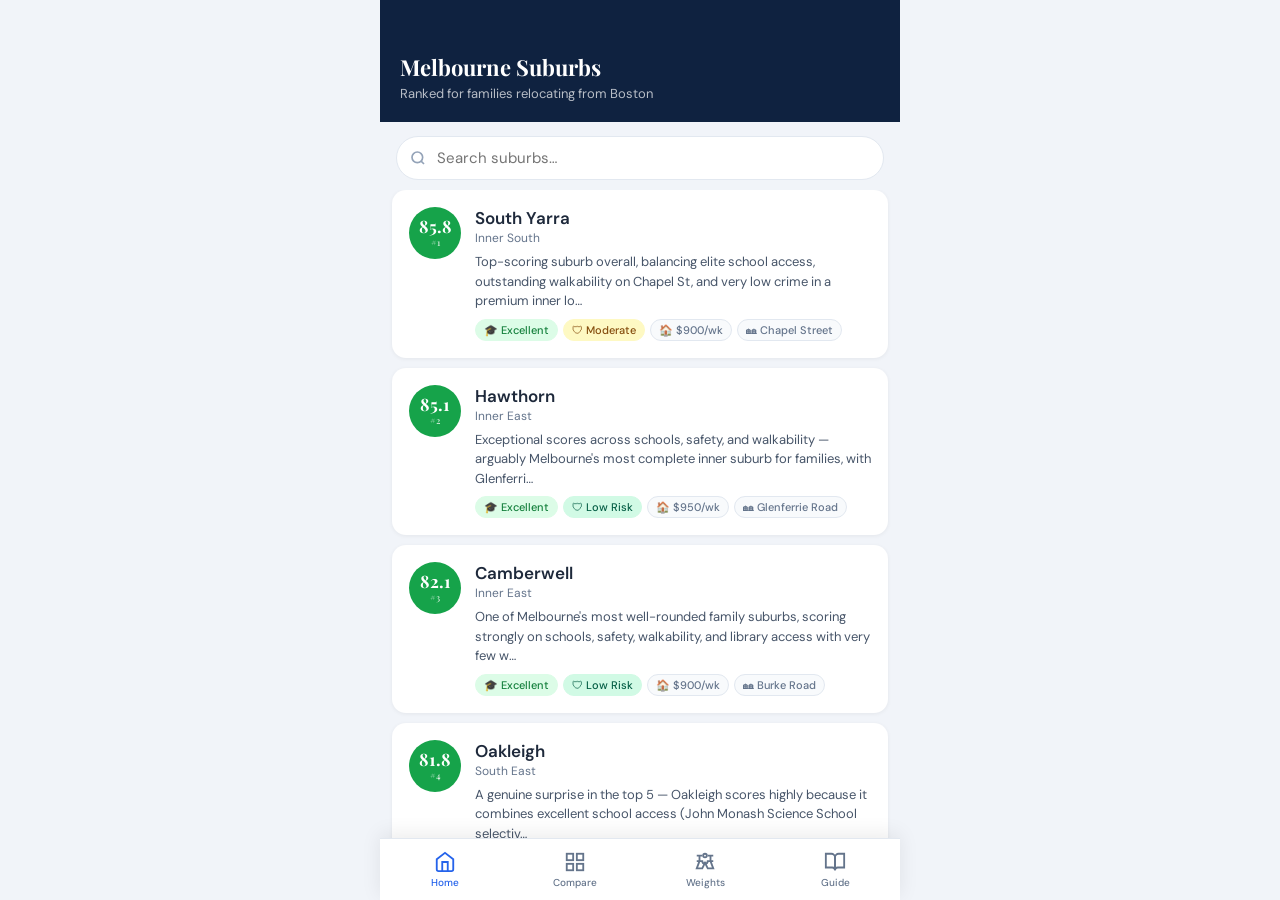
<file: melbourne-suburb-guide/index.html>
<!DOCTYPE html>
<html lang="en">
<head>
<meta charset="UTF-8">
<meta name="viewport" content="width=device-width, initial-scale=1.0, viewport-fit=cover">
<title>Melbourne Suburb Guide</title>
<link rel="icon" type="image/svg+xml" href="./icon.svg">
<link rel="apple-touch-icon" href="./icon-180.png">
<meta name="apple-mobile-web-app-title" content="Suburbs">
<meta name="apple-mobile-web-app-capable" content="yes">
<meta name="mobile-web-app-capable" content="yes">
<meta name="apple-mobile-web-app-status-bar-style" content="black-translucent">
<meta name="theme-color" content="#0f2240">
<link rel="preconnect" href="https://fonts.googleapis.com">
<link href="https://fonts.googleapis.com/css2?family=Playfair+Display:wght@600;700&family=DM+Sans:wght@300;400;500;600&display=swap" rel="stylesheet">
<style>
*,*::before,*::after{box-sizing:border-box;margin:0;padding:0;}
:root{
  --navy:#0f2240;--navy2:#1a3357;--blue:#2563eb;--blue-lt:#dbeafe;
  --gold:#c9922a;--gold-lt:#fef3cd;--bg:#f1f4f9;--surface:#ffffff;
  --border:#e2e8f0;--text:#1e293b;--muted:#64748b;
  --radius:14px;--radius-sm:8px;--nav-h:62px;
  --safe-bot:env(safe-area-inset-bottom,0px);
}
html,body{height:100%;background:var(--bg);color:var(--text);font-family:'DM Sans',sans-serif;}
#app{display:flex;flex-direction:column;height:100%;max-width:520px;margin:0 auto;position:relative;}
.page{display:none;flex:1;overflow-y:auto;padding-bottom:calc(var(--nav-h) + var(--safe-bot) + 8px);}
.page.active{display:block;}
/* nav */
#bottom-nav{position:fixed;bottom:0;left:50%;transform:translateX(-50%);width:100%;max-width:520px;height:calc(var(--nav-h) + var(--safe-bot));padding-bottom:var(--safe-bot);background:var(--surface);border-top:1px solid var(--border);display:flex;align-items:stretch;box-shadow:0 -4px 20px rgba(0,0,0,.08);z-index:100;}
.nav-btn{flex:1;display:flex;flex-direction:column;align-items:center;justify-content:center;gap:3px;border:none;background:none;cursor:pointer;color:var(--muted);font-size:10px;font-family:inherit;font-weight:500;padding:8px 4px;transition:color .2s;}
.nav-btn.active{color:var(--blue);}
.nav-btn svg{width:22px;height:22px;}
/* page header */
.page-header{background:var(--navy);color:#fff;padding:52px 20px 20px;position:sticky;top:0;z-index:10;}
.page-header h1{font-family:'Playfair Display',serif;font-size:22px;}
.page-header p{font-size:13px;opacity:.7;margin-top:3px;}
/* search */
.search-wrap{padding:14px 16px 10px;background:var(--bg);position:sticky;top:0;z-index:9;}
.search-input{width:100%;padding:11px 16px 11px 40px;border-radius:30px;border:1.5px solid var(--border);background:var(--surface);font-family:inherit;font-size:15px;outline:none;transition:border-color .2s;background-image:url("data:image/svg+xml,%3Csvg xmlns='http://www.w3.org/2000/svg' width='16' height='16' viewBox='0 0 24 24' fill='none' stroke='%2394a3b8' stroke-width='2.5'%3E%3Ccircle cx='11' cy='11' r='8'/%3E%3Cpath d='m21 21-4.35-4.35'/%3E%3C/svg%3E");background-repeat:no-repeat;background-position:13px center;}
.search-input:focus{border-color:var(--blue);}
/* suburb card */
.suburb-card{background:var(--surface);border-radius:var(--radius);margin:0 12px 10px;padding:16px;box-shadow:0 1px 4px rgba(0,0,0,.06);cursor:pointer;transition:transform .15s,box-shadow .15s;display:flex;gap:14px;align-items:flex-start;border:1.5px solid transparent;}
.suburb-card:active{transform:scale(.985);}
.suburb-card:hover{border-color:var(--blue-lt);}
.score-badge{width:52px;height:52px;border-radius:50%;flex-shrink:0;display:flex;flex-direction:column;align-items:center;justify-content:center;font-family:'Playfair Display',serif;}
.score-badge .snum{font-size:17px;font-weight:700;line-height:1;}
.score-badge .slab{font-size:9px;font-weight:500;opacity:.85;margin-top:1px;}
.card-body{flex:1;min-width:0;}
.card-suburb{font-size:17px;font-weight:600;}
.card-region{font-size:12px;color:var(--muted);margin-top:1px;}
.card-overview{font-size:13px;color:#475569;margin-top:6px;display:-webkit-box;-webkit-line-clamp:3;-webkit-box-orient:vertical;overflow:hidden;line-height:1.5;}
.card-pills{display:flex;gap:5px;flex-wrap:wrap;margin-top:8px;}
.pill{font-size:11px;font-weight:500;padding:3px 8px;border-radius:20px;border:1px solid var(--border);color:var(--muted);background:#f8fafc;}
.show-more-btn{display:block;width:calc(100% - 24px);margin:4px 12px 8px;padding:13px;background:var(--navy);color:#fff;border:none;border-radius:var(--radius);font-family:inherit;font-size:15px;font-weight:500;cursor:pointer;transition:background .2s;}
.show-more-btn:hover{background:var(--navy2);}
/* detail */
.detail-hero{background:linear-gradient(135deg,var(--navy) 0%,#1a3a6e 100%);color:#fff;padding:16px 16px 16px;}
.detail-back{display:flex;align-items:center;gap:6px;color:rgba(255,255,255,.75);font-size:12px;font-weight:500;cursor:pointer;margin-bottom:10px;border:none;background:none;font-family:inherit;}
.detail-back:hover{color:#fff;}
.detail-suburb{font-family:'Playfair Display',serif;font-size:22px;line-height:1.2;}
.detail-score-row{display:flex;align-items:center;gap:10px;margin-top:10px;}
.detail-score-big{font-family:'Playfair Display',serif;font-size:32px;font-weight:700;line-height:1;}
.detail-score-label{font-size:11px;opacity:.6;}
.detail-rank{font-size:13px;opacity:.7;padding:4px 10px;background:rgba(255,255,255,.15);border-radius:20px;}
.detail-overview-box{margin:14px 12px;background:var(--gold-lt);border-left:3px solid var(--gold);border-radius:var(--radius-sm);padding:14px 16px;font-size:14px;line-height:1.6;color:#44290a;}
.section-label{font-size:11px;font-weight:600;letter-spacing:.08em;text-transform:uppercase;color:var(--muted);padding:16px 16px 6px;}
.detail-card{background:var(--surface);border-radius:var(--radius);margin:0 12px 10px;box-shadow:0 1px 4px rgba(0,0,0,.06);overflow:hidden;}
.detail-card-header{display:flex;align-items:center;gap:10px;padding:14px 16px;border-bottom:1px solid var(--border);font-weight:600;font-size:15px;}
.detail-row{display:grid;grid-template-columns:1fr 1fr;align-items:start;padding:10px 16px;border-bottom:1px solid #f1f4f9;gap:8px;}
.detail-row:last-child{border-bottom:none;}
.dr-label{font-size:12px;color:var(--muted);line-height:1.4;padding-top:2px;}
.dr-value{font-size:13px;font-weight:500;text-align:right;line-height:1.4;}
.badge{display:inline-block;font-size:11px;font-weight:600;padding:3px 9px;border-radius:20px;}
.notes-box{background:var(--surface);border-radius:var(--radius);margin:0 12px 10px;padding:16px;font-size:13px;line-height:1.65;color:#374151;box-shadow:0 1px 4px rgba(0,0,0,.06);}
.notes-box h4{font-size:12px;font-weight:600;letter-spacing:.07em;text-transform:uppercase;color:var(--muted);margin-bottom:8px;}
/* map */
.map-wrap{margin:0 12px 0;border-radius:var(--radius) var(--radius) 0 0;overflow:hidden;position:relative;box-shadow:0 1px 4px rgba(0,0,0,.08);}
#suburb-map{height:240px;width:100%;background:#e8ecf0;}
.map-loading-overlay{position:absolute;inset:0;background:#f1f4f9;display:flex;flex-direction:column;align-items:center;justify-content:center;gap:8px;font-size:13px;color:var(--muted);z-index:500;}
.map-loading-overlay .spin{font-size:24px;animation:spin 1.5s linear infinite;}
@keyframes spin{to{transform:rotate(360deg);}}
.map-legend{display:flex;flex-wrap:wrap;gap:6px 12px;padding:10px 16px 14px;background:var(--surface);border-radius:0 0 var(--radius) var(--radius);margin:0 12px 10px;box-shadow:0 1px 4px rgba(0,0,0,.06);border-top:1px solid var(--border);}
.map-legend-item{font-size:12px;display:flex;align-items:center;gap:4px;color:var(--muted);}
/* compare */
.compare-header{padding:52px 16px 16px;background:var(--navy);color:#fff;}
.compare-header h1{font-family:'Playfair Display',serif;font-size:22px;}
.compare-header p{font-size:13px;opacity:.7;margin-top:3px;}
.compare-slots{display:flex;gap:10px;padding:14px 12px;}
.compare-slot{flex:1;min-height:80px;border-radius:var(--radius);border:2px dashed var(--border);display:flex;flex-direction:column;align-items:center;justify-content:center;cursor:pointer;background:var(--surface);padding:10px;position:relative;}
.compare-slot.filled{border-style:solid;border-color:var(--blue);}
.compare-slot .slot-name{font-size:13px;font-weight:600;text-align:center;line-height:1.3;}
.compare-slot .slot-score{font-size:11px;color:var(--muted);margin-top:2px;}
.compare-slot .slot-plus{font-size:26px;color:var(--muted);}
.compare-slot .slot-remove{position:absolute;top:5px;right:7px;font-size:16px;color:var(--muted);background:none;border:none;cursor:pointer;}
.compare-table{margin:0 12px 16px;}
.compare-metric-row{background:var(--surface);border-radius:10px;margin-bottom:8px;padding:12px 14px;box-shadow:0 1px 3px rgba(0,0,0,.05);}
.compare-metric-name{font-size:11px;font-weight:600;letter-spacing:.06em;text-transform:uppercase;color:var(--muted);margin-bottom:8px;}
.compare-metric-values{display:flex;gap:8px;}
.compare-val{flex:1;text-align:center;font-size:13px;font-weight:500;padding:6px 4px;border-radius:8px;background:#f8fafc;line-height:1.3;}
/* weights */
.weights-header{padding:52px 20px 20px;background:var(--navy);color:#fff;position:sticky;top:0;z-index:10;}
.weights-header h1{font-family:'Playfair Display',serif;font-size:22px;}
.weights-header p{font-size:13px;opacity:.7;margin-top:3px;}
.weights-total-badge{display:inline-flex;align-items:center;gap:6px;margin-top:10px;background:rgba(255,255,255,.15);border-radius:20px;padding:5px 12px;font-size:13px;}
.weights-total-badge .tw-num{font-family:'Playfair Display',serif;font-size:16px;font-weight:700;}
.weights-content{padding:12px 12px 8px;}
.weight-row{background:var(--surface);border-radius:var(--radius);margin-bottom:10px;padding:16px;box-shadow:0 1px 4px rgba(0,0,0,.06);}
.weight-row-top{display:flex;justify-content:space-between;align-items:flex-start;margin-bottom:12px;}
.weight-label{font-size:15px;font-weight:600;}
.weight-sublabel{font-size:12px;color:var(--muted);margin-top:2px;}
.weight-value-badge{font-family:'Playfair Display',serif;font-size:22px;font-weight:700;min-width:36px;text-align:center;line-height:1;}
.weight-value-badge.zero{color:var(--muted);}
.weight-slider-wrap{display:flex;align-items:center;gap:12px;}
.weight-slider{flex:1;-webkit-appearance:none;appearance:none;height:6px;border-radius:3px;background:var(--border);outline:none;cursor:pointer;touch-action:manipulation;}
.weight-slider::-webkit-slider-thumb{-webkit-appearance:none;appearance:none;width:26px;height:26px;border-radius:50%;background:var(--blue);cursor:pointer;box-shadow:0 1px 4px rgba(0,0,0,.2);}
.weight-slider::-moz-range-thumb{width:26px;height:26px;border-radius:50%;background:var(--blue);cursor:pointer;border:none;box-shadow:0 1px 4px rgba(0,0,0,.2);}
.weights-actions{padding:0 12px 16px;display:flex;gap:10px;}
.btn-apply{flex:2;padding:15px;background:var(--navy);color:#fff;border:none;border-radius:var(--radius);font-family:inherit;font-size:15px;font-weight:600;cursor:pointer;}
.btn-apply:active{transform:scale(.98);}
.btn-reset{flex:1;padding:15px;background:var(--surface);color:var(--muted);border:1.5px solid var(--border);border-radius:var(--radius);font-family:inherit;font-size:14px;font-weight:500;cursor:pointer;}
.weights-saved-msg{text-align:center;font-size:13px;color:#16a34a;font-weight:500;padding:0 12px 12px;opacity:0;transition:opacity .3s;}
.weights-saved-msg.show{opacity:1;}
/* methodology */
.meth-header{padding:52px 20px 20px;background:var(--navy);color:#fff;}
.meth-header h1{font-family:'Playfair Display',serif;font-size:22px;}
.meth-content{padding:16px;}
.meth-section{background:var(--surface);border-radius:var(--radius);margin-bottom:12px;overflow:hidden;}
.meth-section-header{padding:14px 16px;display:flex;justify-content:space-between;align-items:center;cursor:pointer;font-weight:600;font-size:15px;border-bottom:1px solid transparent;}
.meth-section-header.open{border-bottom-color:var(--border);}
.meth-section-header .chevron{transition:transform .25s;font-size:16px;color:var(--muted);}
.meth-section-header.open .chevron{transform:rotate(180deg);}
.meth-section-body{padding:14px 16px;font-size:13.5px;line-height:1.7;color:#374151;display:none;}
.meth-section-body.open{display:block;}
.meth-table{width:100%;border-collapse:collapse;margin:8px 0;font-size:12px;}
.meth-table th{background:var(--bg);padding:6px 8px;text-align:left;font-weight:600;}
.meth-table td{padding:6px 8px;border-top:1px solid var(--border);vertical-align:top;}
/* modal */
.modal-overlay{position:fixed;inset:0;background:rgba(0,0,0,.5);z-index:200;display:flex;flex-direction:column;align-items:stretch;justify-content:flex-start;padding-top:10vh;}
.modal-sheet{background:var(--surface);border-radius:20px;margin:0 8px;max-height:80vh;display:flex;flex-direction:column;overflow:hidden;}
.modal-handle{width:36px;height:4px;background:var(--border);border-radius:2px;margin:12px auto 0;}
.modal-title{font-size:17px;font-weight:600;padding:12px 16px 8px;}
.modal-search-wrap{padding:0 12px 10px;}
.modal-list{overflow-y:auto;flex:1;}
.modal-item{display:flex;align-items:center;justify-content:space-between;padding:13px 16px;border-bottom:1px solid #f1f4f9;cursor:pointer;}
.modal-item:active{background:var(--bg);}
.modal-item-name{font-size:15px;font-weight:500;}
.modal-item-sub{font-size:12px;color:var(--muted);}
.modal-item-score{font-size:14px;font-weight:700;}
.empty-state{text-align:center;padding:40px 20px;color:var(--muted);font-size:14px;}
.empty-state .icon{font-size:36px;margin-bottom:10px;}
</style>
</head>
<body>
<div id="app">

  <div id="page-home" class="page active">
    <div class="page-header"><h1>Melbourne Suburbs</h1><p>Ranked for families relocating from Boston</p></div>
    <div class="search-wrap"><input class="search-input" id="home-search" placeholder="Search suburbs…" autocomplete="off" autocorrect="off" spellcheck="false"></div>
    <div id="suburb-list"></div>
    <button class="show-more-btn" id="show-more-btn">Show more</button>
  </div>

  <div id="page-detail" class="page"><div id="detail-content"></div></div>

  <div id="page-compare" class="page">
    <div class="compare-header"><h1>Compare Suburbs</h1><p>Select up to 3 suburbs to compare side-by-side</p></div>
    <div class="compare-slots" id="compare-slots">
      <div class="compare-slot" data-slot="0" onclick="openPicker(0)"><span class="slot-plus">+</span></div>
      <div class="compare-slot" data-slot="1" onclick="openPicker(1)"><span class="slot-plus">+</span></div>
      <div class="compare-slot" data-slot="2" onclick="openPicker(2)"><span class="slot-plus">+</span></div>
    </div>
    <div id="compare-table"></div>
  </div>

  <div id="page-weights" class="page">
    <div class="weights-header">
      <h1>Adjust Weights</h1><p>Tune what matters most to your family</p>
      <div class="weights-total-badge">Total weight: <span class="tw-num" id="weights-total">49</span></div>
    </div>
    <div class="weights-content" id="weights-content"></div>
    <div id="weights-saved-msg" class="weights-saved-msg">✓ Weights saved and scores updated</div>
    <div class="weights-actions">
      <button class="btn-apply" onclick="applyWeights()">Apply &amp; Re-rank</button>
      <button class="btn-reset" onclick="resetWeights()">Reset defaults</button>
    </div>
  </div>

  <div id="page-methodology" class="page">
    <div class="meth-header"><h1>Methodology</h1><p>How each metric is measured and weighted</p></div>
    <div class="meth-content" id="meth-content"></div>
  </div>

  <nav id="bottom-nav">
    <button class="nav-btn active" data-page="home" onclick="showPage('home')">
      <svg viewBox="0 0 24 24" fill="none" stroke="currentColor" stroke-width="2"><path d="m3 9 9-7 9 7v11a2 2 0 0 1-2 2H5a2 2 0 0 1-2-2z"/><polyline points="9,22 9,12 15,12 15,22"/></svg>Home
    </button>
    <button class="nav-btn" data-page="compare" onclick="showPage('compare')">
      <svg viewBox="0 0 24 24" fill="none" stroke="currentColor" stroke-width="2"><rect x="3" y="3" width="7" height="7"/><rect x="14" y="3" width="7" height="7"/><rect x="14" y="14" width="7" height="7"/><rect x="3" y="14" width="7" height="7"/></svg>Compare
    </button>
    <button class="nav-btn" data-page="weights" onclick="showPage('weights')">
      <svg viewBox="0 0 24 24" fill="none" stroke="currentColor" stroke-width="2"><circle cx="12" cy="5" r="2"/><path d="m3 5h6m6 0h6M6 5v6m12-6v6M3 11h6a3 3 0 0 0 6 0h6m-15 0-3 8h6l3-6 3 6h6l-3-8"/></svg>Weights
    </button>
    <button class="nav-btn" data-page="methodology" onclick="showPage('methodology')">
      <svg viewBox="0 0 24 24" fill="none" stroke="currentColor" stroke-width="2"><path d="M2 3h6a4 4 0 0 1 4 4v14a3 3 0 0 0-3-3H2z"/><path d="M22 3h-6a4 4 0 0 0-4 4v14a3 3 0 0 1 3-3h7z"/></svg>Guide
    </button>
  </nav>

  <div id="picker-modal" class="modal-overlay" style="display:none" onclick="closePicker(event)">
    <div class="modal-sheet">
      <div class="modal-handle"></div>
      <div class="modal-title">Choose a suburb</div>
      <div class="modal-search-wrap"><input class="search-input" id="picker-search" placeholder="Search…" autocomplete="off"></div>
      <div class="modal-list" id="picker-list"></div>
    </div>
  </div>
</div>

<script>
const SUBURBS_RAW = [{"suburb": "South Yarra", "region": "Inner South", "score": 85.8, "stub": false, "ss": {"primary": 10, "secondary": 10, "walkability": 10, "safety": 5, "affordability": 6.5, "commute": 8, "parks": 10, "trams_pt": 8.0, "library": 10, "qvm": 8, "income": 10, "diversity": 4, "asian": 6}, "primarySchool": "Toorak Primary School (nearby)", "primaryTier": "Excellent", "naplanStars": "★★★★★", "villageStrip": "Chapel Street", "safetyRating": "Moderate", "safetyStars": "★★★", "riskFactors": "Moderate; nightlife assault skews stats", "commutePT": "~30 min\nTrain to Richmond + tram 86", "commutePTMins": 30, "commuteCycle": "~18 min", "secondarySchool": "Melbourne High School (sel.)", "secondaryTier": "Excellent", "schoolCost": "Selective (free*)", "primaryWalk": "≤15 min", "parksRating": "Excellent", "parksNotes": "Royal Botanic Gardens on doorstep, Fawkner Park", "libraryAccess": "In suburb (≤10 min)", "libraryName": "Toorak-South Yarra Library (Stonnington)", "rent": "$900/wk", "rentNum": 900, "buy": "$1,150,000", "buyNum": 1150000, "competition": "Competitive", "qvm": "~28 min\nTrain to Melb Central + walk", "qvmMins": 28, "notes": "One of Melbourne's most polished inner suburbs. Chapel St's northern end (near Toorak Rd) is particularly family-friendly — upscale grocers, Prahran Market a short walk, and excellent cafe culture. Strong expat professional community. The Domain and Royal Botanic Gardens are effectively your backyard. Worth noting: the southern end of Chapel St gets noisier and more nightlife-oriented toward Windsor — aim for streets north of High St for quieter family living. Como Park is a great kids' spot. Rental competition is fierce; expect to move quickly when you find something.", "overview": "Top-scoring suburb overall, balancing elite school access, outstanding walkability on Chapel St, and very low crime in a premium inner location. Royal Botanic Gardens proximity and Mac.Robertson Girls' selective school nearby are standout assets for a family with daughters. Main tradeoff: buy prices are steep ($1.15M+) and the secondary school options, while excellent, lean heavily on selective entry — worth having a backup plan.", "incomePct": "+60%", "diversity": "Moderate", "asianPct": "12%", "schoolLat": -37.84484, "schoolLng": 145.00944}, {"suburb": "Hawthorn", "region": "Inner East", "score": 85.1, "stub": false, "ss": {"primary": 10, "secondary": 10, "walkability": 10, "safety": 8, "affordability": 1.0, "commute": 8, "parks": 10, "trams_pt": 8.0, "library": 10, "qvm": 8, "income": 8, "diversity": 4, "asian": 6}, "primarySchool": "Scotch College (Pri)", "primaryTier": "Excellent", "naplanStars": "★★★★★", "villageStrip": "Glenferrie Road", "safetyRating": "Low Risk", "safetyStars": "★★★★", "riskFactors": "Boroondara LGA; 426.7/100k (half VIC avg)", "commutePT": "~35 min\nTram 16/75 + tram 86", "commutePTMins": 35, "commuteCycle": "~18 min", "secondarySchool": "Scotch College / MBoys Grammar", "secondaryTier": "Excellent", "schoolCost": "Private ($$)", "primaryWalk": "≤15 min", "parksRating": "Excellent", "parksNotes": "Fritsch Holzer Park, Hays Paddock, Yarra River trail", "libraryAccess": "In suburb (≤10 min)", "libraryName": "Hawthorn Library (Boroondara)", "rent": "$950/wk", "rentNum": 950, "buy": "$2,600,000", "buyNum": 2600000, "competition": "Very Competitive", "qvm": "~35 min\nTram 16 to city + walk, or tram 57", "qvmMins": 35, "notes": "Classic Melbourne 'blue-chip' suburb. Glenferrie Rd strip has everything a family needs within 10 minutes. Very strong school community — Scotch College families dominate the eastern pocket. The Yarra River trail running along the suburb's southern edge is outstanding for weekend cycling with kids. Auburn Village (at Auburn Rd) is a quieter, charming secondary strip. Notably well-connected — trams in multiple directions. Many long-term owner-occupier families; strong sense of established community. Significant renovation activity means rentals can be harder to find than you'd expect.", "overview": "Exceptional scores across schools, safety, and walkability — arguably Melbourne's most complete inner suburb for families, with Glenferrie Rd, Yarra River trails, and Boroondara's industry-low crime rate. Scotch College and Camberwell Grammar nearby for private options; Camberwell High for a strong free secondary. The significant tradeoff is affordability — median buy price of $2.6M means renting indefinitely or targeting units and townhouses rather than houses.", "incomePct": "+49%", "diversity": "Moderate", "asianPct": "12%", "schoolLat": -37.8183, "schoolLng": 145.0344}, {"suburb": "Camberwell", "region": "Inner East", "score": 82.1, "stub": false, "ss": {"primary": 10, "secondary": 10, "walkability": 10, "safety": 8, "affordability": 3.5, "commute": 5, "parks": 7, "trams_pt": 5.0, "library": 10, "qvm": 5, "income": 8, "diversity": 4, "asian": 6}, "primarySchool": "Camberwell Primary / Grammar School", "primaryTier": "Excellent", "naplanStars": "★★★★★", "villageStrip": "Burke Road", "safetyRating": "Low Risk", "safetyStars": "★★★★", "riskFactors": "Boroondara LGA; low crime consistently", "commutePT": "~40 min\nTrain (Belgrave) to Richmond + tram", "commutePTMins": 40, "commuteCycle": "~28 min", "secondarySchool": "Camberwell High / Camb. Grammar", "secondaryTier": "Excellent", "schoolCost": "Mixed", "primaryWalk": "≤15 min", "parksRating": "Good", "parksNotes": "Camberwell Sportsground, Gardiner's Creek trail", "libraryAccess": "In suburb (≤10 min)", "libraryName": "Camberwell Library (Boroondara)", "rent": "$900/wk", "rentNum": 900, "buy": "$2,451,000", "buyNum": 2451000, "competition": "Very Competitive", "qvm": "~40 min\nTrain to Melb Central + walk", "qvmMins": 40, "notes": "Arguably the most complete family suburb in Melbourne. Burke Rd is the main strip; Camberwell Junction (intersection with Riversdale Rd) is a genuine village centre with Sunday market. Strong community feel — very high owner-occupier rate means stable, invested neighbours. Camberwell Primary School catchment is highly sought-after; verify your exact address. Leafy streets, good footpaths, very safe at all hours. The Sunday market at the junction is a Melbourne institution — great for families. Relatively conservative demographic compared to inner north. Not much nightlife, which most families consider a feature.", "overview": "One of Melbourne's most well-rounded family suburbs, scoring strongly on schools, safety, walkability, and library access with very few weaknesses. Burke Rd and the Sunday Camberwell Market provide genuine village-centre feel; Camberwell High and Camberwell Grammar give both free and private secondary options. The main tension is cost — median buy of $2.45M is prohibitive for houses, though units are available at more accessible price points around $730k.", "incomePct": "+43%", "diversity": "Moderate", "asianPct": "18%", "schoolLat": -37.8318, "schoolLng": 145.0564}, {"suburb": "Oakleigh", "region": "South East", "score": 81.8, "stub": false, "ss": {"primary": 10, "secondary": 10, "walkability": 10, "safety": 5, "affordability": 8.0, "commute": 5, "parks": 7, "trams_pt": 5.0, "library": 10, "qvm": 5, "income": 5, "diversity": 7, "asian": 6}, "primarySchool": "Oakleigh South Primary School (nearby)", "primaryTier": "Excellent", "naplanStars": "★★★★★", "villageStrip": "Eaton Mall", "safetyRating": "Moderate", "safetyStars": "★★★", "riskFactors": "Near avg; some property crime", "commutePT": "~50 min\nTrain (Pakenham) to Richmond + tram", "commutePTMins": 50, "commuteCycle": "~45 min", "secondarySchool": "John Monash (sel.) / Oakleigh H.", "secondaryTier": "Excellent", "schoolCost": "Selective + Free", "primaryWalk": "≤15 min", "parksRating": "Good", "parksNotes": "Wadsworth Reserve, Scotchman's Creek trail", "libraryAccess": "In suburb (≤10 min)", "libraryName": "Oakleigh Library (Glen Eira / Monash)", "rent": "$600/wk", "rentNum": 600, "buy": "$850,000", "buyNum": 850000, "competition": "Moderate", "qvm": "~50 min\nTrain to Melb Central + walk", "qvmMins": 50, "notes": "Melbourne's Greek precinct — Eaton Mall is famous for its Greek cafes, pastry shops and community feel. Unusually vibrant for a mid-ring suburb. The strong Greek-Australian community creates a very warm, social atmosphere that's excellent for families new to Melbourne. John Monash Science School (selective, highly regarded) is in the LGA. Good market access and affordable relative to inner suburbs. Worth knowing: the suburb has been gentrifying steadily — buying now is likely smarter than waiting. Scotchman's Creek trail is underused and excellent for family walks.", "overview": "A genuine surprise in the top 5 — Oakleigh scores highly because it combines excellent school access (John Monash Science School selective nearby), a vibrant walkable strip (Eaton Mall's Greek precinct), and very accessible buy prices under $850k. Safety is moderate rather than excellent, which is the main flag. Best value proposition in the top 10 for families who want quality schools and walkability without the Boroondara or Bayside price tag.", "incomePct": "+0%", "diversity": "High", "asianPct": "18%", "schoolLat": -37.9043, "schoolLng": 145.087}, {"suburb": "Bentleigh", "region": "South East", "score": 81.5, "stub": false, "ss": {"primary": 10, "secondary": 10, "walkability": 10, "safety": 8, "affordability": 6.5, "commute": 2, "parks": 7, "trams_pt": 2.0, "library": 10, "qvm": 2, "income": 8, "diversity": 4, "asian": 6}, "primarySchool": "Bentleigh West Primary School", "primaryTier": "Excellent", "naplanStars": "★★★★★", "villageStrip": "Centre Road", "safetyRating": "Low Risk", "safetyStars": "★★★★", "riskFactors": "Glen Eira; low crime consistently", "commutePT": "~52 min\nTrain to Richmond + tram", "commutePTMins": 52, "commuteCycle": "~48 min", "secondarySchool": "McKinnon Sec. (catchment parts)", "secondaryTier": "Excellent", "schoolCost": "Free (govt)", "primaryWalk": "≤15 min", "parksRating": "Good", "parksNotes": "Duncan MacKinnon Reserve (large), playground", "libraryAccess": "In suburb (≤10 min)", "libraryName": "Bentleigh Library (Glen Eira)", "rent": "$700/wk", "rentNum": 700, "buy": "$1,250,000", "buyNum": 1250000, "competition": "Competitive", "qvm": "~52 min\nTrain to Melb Central + walk", "qvmMins": 52, "notes": "A genuine sleeper pick for families. Centre Rd strip is highly walkable with a relaxed, unpretentious feel. McKinnon Secondary College — Melbourne's best non-selective public secondary — has its catchment here and in adjacent McKinnon. Critically, you should check whether your exact rental address falls in the McKinnon Secondary catchment; this can vary street by street. Strong sporting culture — local AFL, tennis and swimming clubs all active. Less fashionable than equivalent inner suburbs, which keeps prices more reasonable. Good mix of young families and long-term residents.", "overview": "The standout pick for families who prioritise free secondary school quality above all else — McKinnon Secondary College is Melbourne's best non-selective government school and Bentleigh sits in its catchment. Centre Rd strip is walkable and functional, safety is low-risk, and buy prices around $1.25M are achievable for houses. Moderate commute (~52 min to Canva) and no outstanding parks are the only meaningful gaps in an otherwise very strong profile.", "incomePct": "+17%", "diversity": "Moderate", "asianPct": "12%", "schoolLat": -37.9243, "schoolLng": 145.0213}, {"suburb": "Glen Waverley", "region": "South East", "score": 81.4, "stub": false, "ss": {"primary": 10, "secondary": 10, "walkability": 9, "safety": 8, "affordability": 8.0, "commute": 2, "parks": 7, "trams_pt": 2.0, "library": 10, "qvm": 2, "income": 8, "diversity": 10, "asian": 10}, "primarySchool": "Glendal Primary School", "primaryTier": "Excellent", "naplanStars": "★★★★★", "villageStrip": "Kingsway strip", "safetyRating": "Low Risk", "safetyStars": "★★★★", "riskFactors": "Monash LGA; low residential crime", "commutePT": "~55 min\nTrain (Glen Waverley) to Richmond + tram", "commutePTMins": 55, "commuteCycle": "~65 min", "secondarySchool": "Glen Waverley Secondary College", "secondaryTier": "Excellent", "schoolCost": "Free (govt)", "primaryWalk": "15–25 min", "parksRating": "Good", "parksNotes": "Glen Waverley Recreation Reserve, Dandenong Creek", "libraryAccess": "In suburb (≤10 min)", "libraryName": "Glen Waverley Library (Whitehorse)", "rent": "$680/wk", "rentNum": 680, "buy": "$1,180,000", "buyNum": 1180000, "competition": "Competitive", "qvm": "~52 min\nTrain to Melb Central + walk", "qvmMins": 52, "notes": "Melbourne's most prominent Chinese-Australian suburb — roughly 40-50% Asian-Australian demographic. This creates exceptional Asian food options (The Glen shopping centre area has outstanding dumplings, hotpot, bakeries) and a very academically-focused school culture. Glen Waverley Secondary College is consistently top-tier and free. Very safe, very family-oriented. The trade-off: it can feel somewhat suburban and car-dependent compared to inner suburbs. Kingsway strip is functional rather than charming. A good fit if you value strong schools and safety over hipster cafe culture.", "overview": "Exceptional for families who value free academic excellence — Glen Waverley Secondary is consistently top-10 in Victoria at zero cost. Very safe, good parks (Dandenong Creek trail), library in suburb, and buy prices around $1.18M are realistic for houses. Tradeoff: the suburb has a suburban, car-oriented feel with limited café culture compared to inner suburbs, and the commute to Canva is 55 min by PT.", "incomePct": "+29%", "diversity": "Very High", "asianPct": "48%", "schoolLat": -37.8773, "schoolLng": 145.1602}, {"suburb": "Ivanhoe", "region": "North East", "score": 81.4, "stub": false, "ss": {"primary": 8, "secondary": 10, "walkability": 10, "safety": 8, "affordability": 5.0, "commute": 5, "parks": 10, "trams_pt": 5.0, "library": 10, "qvm": 5, "income": 8, "diversity": 4, "asian": 6}, "primarySchool": "Ivanhoe Primary School", "primaryTier": "Very Good", "naplanStars": "★★★★", "villageStrip": "Upper Heidelberg Road", "safetyRating": "Low Risk", "safetyStars": "★★★★", "riskFactors": "Banyule LGA; below-avg residential crime", "commutePT": "~38 min\nTrain (Hurstbridge) to Collingwood", "commutePTMins": 38, "commuteCycle": "~32 min", "secondarySchool": "Ivanhoe Grammar / Ivanhoe Girls'", "secondaryTier": "Excellent", "schoolCost": "Private ($$)", "primaryWalk": "≤15 min", "parksRating": "Excellent", "parksNotes": "Iveagh Ave Reserve, Plenty River trail, Bell St pool", "libraryAccess": "In suburb (≤10 min)", "libraryName": "Ivanhoe Library (Banyule/YPRL)", "rent": "$850/wk", "rentNum": 850, "buy": "$1,750,000", "buyNum": 1750000, "competition": "Very Competitive", "qvm": "~38 min\nTrain to Melb Central + walk", "qvmMins": 38, "notes": "Melbourne's best-kept secret for families commuting to Collingwood. The Hurstbridge line runs directly through — get on at Ivanhoe station, arrive at Collingwood in under 30 mins with no transfers. Upper Heidelberg Rd village strip has excellent independent cafes. Ivanhoe Grammar is a respected private school nearby. The suburb has a strong community feel, active residents association, and excellent parks along the Yarra corridor. Demographically skews professional families. Less well-known than Boroondara equivalents, meaning prices are more competitive. Bell to Ivanhoe station walk is very manageable.", "overview": "The most compelling commute story in the spreadsheet — Hurstbridge line runs directly to Collingwood with no transfers, making it genuinely competitive with much closer suburbs for Canva access. Excellent schools (Ivanhoe Grammar private; strong government options), very low crime, good parks along the Yarra, and buy prices around $1.75M that are high but below inner-east equivalents. Library in suburb and QVM within 38 min round out a very strong overall profile.", "incomePct": "+34%", "diversity": "Moderate", "asianPct": "12%", "schoolLat": -37.7695, "schoolLng": 145.044}, {"suburb": "Balwyn", "region": "Inner East", "score": 81.1, "stub": false, "ss": {"primary": 10, "secondary": 10, "walkability": 10, "safety": 8, "affordability": 2.5, "commute": 5, "parks": 7, "trams_pt": 5.0, "library": 10, "qvm": 5, "income": 8, "diversity": 4, "asian": 8}, "primarySchool": "Balwyn Primary School", "primaryTier": "Excellent", "naplanStars": "★★★★★", "villageStrip": "Whitehorse Road", "safetyRating": "Low Risk", "safetyStars": "★★★★", "riskFactors": "Boroondara LGA; very low assault", "commutePT": "~50 min\nBus + tram transfer", "commutePTMins": 50, "commuteCycle": "~30 min", "secondarySchool": "Balwyn High School", "secondaryTier": "Excellent", "schoolCost": "Free (govt)", "primaryWalk": "≤15 min", "parksRating": "Good", "parksNotes": "Balwyn Park, multiple reserves, Koonung Creek trail", "libraryAccess": "In suburb (≤10 min)", "libraryName": "Balwyn Library (Boroondara)", "rent": "$900/wk", "rentNum": 900, "buy": "$2,823,000", "buyNum": 2823000, "competition": "Very Competitive", "qvm": "~48 min\nBus to city + walk", "qvmMins": 48, "notes": "The Balwyn Primary and Balwyn High School combination is one of Melbourne's rare examples of excellent free schools at both primary and secondary level in the same suburb. Streets are wide, leafy and quiet — classic Melbourne garden suburb feel. Whitehorse Rd strip is practical rather than destination-worthy, but Balwyn's value is really about the schools and safety rather than café culture. Very high owner-occupier rate means stable community. Worth noting: properties here are contested at auction — well-presented houses in catchment move very fast. The suburb has a significant Chinese-Australian community, particularly around the school catchment.", "overview": "Rare in Melbourne for having both an Excellent primary (Balwyn Primary) and Excellent secondary (Balwyn High) as free government schools in the same suburb — a significant financial advantage over private-school suburbs. Very safe (Boroondara LGA), leafy residential streets, and library in suburb. The cost tradeoff is real — median buy of $2.82M is high — but units exist around $738k if a house is out of reach on your timeline.", "incomePct": "+43%", "diversity": "Moderate", "asianPct": "32%", "schoolLat": -37.8146, "schoolLng": 145.085}, {"suburb": "Glen Iris", "region": "Inner East", "score": 80.1, "stub": false, "ss": {"primary": 10, "secondary": 10, "walkability": 10, "safety": 8, "affordability": 3.5, "commute": 5, "parks": 7, "trams_pt": 5.0, "library": 5, "qvm": 5, "income": 8, "diversity": 4, "asian": 6}, "primarySchool": "Glen Iris Primary School", "primaryTier": "Excellent", "naplanStars": "★★★★★", "villageStrip": "High Street / Malvern Road strips", "safetyRating": "Low Risk", "safetyStars": "★★★★", "riskFactors": "Boroondara/Stonnington LGA; below-average residential crime", "commutePT": "~40 min\nTrain (Belgrave/Lilydale) to Richmond + tram 86", "commutePTMins": 40, "commuteCycle": "~25 min", "secondarySchool": "Glen Waverley Secondary / MLC", "secondaryTier": "Excellent", "schoolCost": "Mixed", "primaryWalk": "≤15 min", "parksRating": "Good", "parksNotes": "Harold Holt Memorial Pool reserve, Gardiners Creek trail", "libraryAccess": "Nearby (10–20 min)", "libraryName": "Camberwell Library (~15 min walk)", "rent": "$850/wk", "rentNum": 850, "buy": "$2,200,000", "buyNum": 2200000, "competition": "Very Competitive", "qvm": "~42 min\nTrain to Richmond + tram 86", "qvmMins": 42, "notes": "Large suburb straddling Boroondara and Stonnington LGAs — one of Melbourne's most prominent family suburbs that was a conspicuous omission from the original list. Glen Waverley Secondary catchment covers parts; MLC private school is nearby. High St and Malvern Rd strips are good. Harold Holt Memorial Pool is a well-used community facility. Strong competition for properties — median house $2.2M reflects the sustained family demand in this blue-chip pocket.", "overview": "", "incomePct": "+46%", "diversity": "Moderate", "asianPct": "12%", "schoolLat": -37.8571, "schoolLng": 145.059}, {"suburb": "Doncaster", "region": "East", "score": 78.6, "stub": false, "ss": {"primary": 10, "secondary": 10, "walkability": 5, "safety": 8, "affordability": 8.0, "commute": 5, "parks": 7, "trams_pt": 5.0, "library": 10, "qvm": 5, "income": 8, "diversity": 7, "asian": 8}, "primarySchool": "Doncaster Primary School", "primaryTier": "Excellent", "naplanStars": "★★★★★", "villageStrip": "", "safetyRating": "Low Risk", "safetyStars": "★★★★", "riskFactors": "Manningham LGA; 484.2/100k violent crime", "commutePT": "~50 min\nBus to Clifton Hill + walk", "commutePTMins": 50, "commuteCycle": "~45 min", "secondarySchool": "East Doncaster Secondary College", "secondaryTier": "Excellent", "schoolCost": "Free (govt)", "primaryWalk": "15–25 min", "parksRating": "Good", "parksNotes": "Ruffey Lake Park, Birrarung Marr trail nearby", "libraryAccess": "In suburb (≤10 min)", "libraryName": "Doncaster Library (Manningham)", "rent": "$700/wk", "rentNum": 700, "buy": "$1,180,000", "buyNum": 1180000, "competition": "Competitive", "qvm": "~50 min\nBus to city + walk", "qvmMins": 50, "notes": "Strong family suburb but entirely car-dependent — there is no train, and buses to the city are the only PT option. This is a significant daily quality-of-life consideration. Westfield Doncaster is one of Melbourne's largest shopping centres and is effectively the suburb's town centre. Ruffey Lake Park is excellent for young children. East Doncaster Secondary College is top-10 public school in Victoria, free, and highly regarded. Good value compared to Boroondara equivalents. The lack of tram infrastructure is the main reason its score is lower than school quality alone would suggest. Consider carefully if your partner also needs to commute.", "overview": "Manningham LGA's best all-rounder — very safe, Excellent free secondary (East Doncaster), library in suburb, and good buy prices around $1.18M. The critical flaw is PT: no train line means all city commuting goes via bus, making the Canva commute 50 min and the QVM trip 50 min — manageable but not ideal. If one partner works locally or from home and the other commutes, Doncaster is an outstanding value proposition.", "incomePct": "+23%", "diversity": "High", "asianPct": "28%", "schoolLat": -37.79, "schoolLng": 145.1263}, {"suburb": "Carnegie", "region": "South East", "score": 78.6, "stub": false, "ss": {"primary": 6, "secondary": 10, "walkability": 10, "safety": 8, "affordability": 8.0, "commute": 5, "parks": 7, "trams_pt": 5.0, "library": 10, "qvm": 5, "income": 5, "diversity": 7, "asian": 6}, "primarySchool": "Carnegie Primary School", "primaryTier": "Good", "naplanStars": "★★★", "villageStrip": "Koornang Road", "safetyRating": "Low Risk", "safetyStars": "★★★★", "riskFactors": "Below-avg; good family suburb", "commutePT": "~48 min\nTrain to Richmond + tram", "commutePTMins": 48, "commuteCycle": "~42 min", "secondarySchool": "McKinnon Sec. / Caulfield Gram.", "secondaryTier": "Excellent", "schoolCost": "Mixed", "primaryWalk": "≤15 min", "parksRating": "Good", "parksNotes": "Carnegie Gardens, Koornang Park", "libraryAccess": "In suburb (≤10 min)", "libraryName": "Carnegie Library (Glen Eira)", "rent": "$680/wk", "rentNum": 680, "buy": "$1,100,000", "buyNum": 1100000, "competition": "Competitive", "qvm": "~48 min\nTrain to Melb Central + walk", "qvmMins": 48, "notes": "Excellent mid-ring family suburb that punches above its weight. Koornang Rd is an unusually good strip — independent butchers, bakeries, good cafes, local pub. Strong Vietnamese-Australian community adds excellent cheap food options. Carnegie Primary is well-regarded. Access to McKinnon Secondary catchment possible from certain streets — verify carefully. Very good train access (Frankston/Pakenham lines both pass through Carnegie station). Affordable relative to Glen Eira suburbs closer to the bay.", "overview": "Strong mid-ring family value — Koornang Rd strip, two train lines through Carnegie station, Low Risk crime, and possible McKinnon Secondary access. Buy prices around $1.1M are among the most accessible in Glen Eira. Best used as a McKinnon Secondary catchment play — verify your specific address is in zone before committing to a rental.", "incomePct": "+9%", "diversity": "High", "asianPct": "20%", "schoolLat": -37.8881, "schoolLng": 145.0553}, {"suburb": "South Melbourne", "region": "Inner South", "score": 78.4, "stub": false, "ss": {"primary": 10, "secondary": 10, "walkability": 10, "safety": 2, "affordability": 5.0, "commute": 8, "parks": 7, "trams_pt": 9.0, "library": 10, "qvm": 10, "income": 8, "diversity": 4, "asian": 4}, "primarySchool": "South Melbourne Primary School", "primaryTier": "Excellent", "naplanStars": "★★★★★", "villageStrip": "Clarendon Street", "safetyRating": "Elevated", "safetyStars": "★★", "riskFactors": "Aggravated residential burglary 83/100k", "commutePT": "~35 min\nTram 96 via Clarendon St", "commutePTMins": 35, "commuteCycle": "~20 min", "secondarySchool": "Mac.Robertson Girls' (sel.)", "secondaryTier": "Excellent", "schoolCost": "Selective (free*)", "primaryWalk": "≤15 min", "parksRating": "Good", "parksNotes": "Albert Park Lake (large), Emerald Hill Gardens", "libraryAccess": "In suburb (≤10 min)", "libraryName": "Emerald Hill Library (Port Phillip)", "rent": "$900/wk", "rentNum": 900, "buy": "$1,400,000", "buyNum": 1400000, "competition": "Very Competitive", "qvm": "~20 min\nTram 96 to city + walk", "qvmMins": 20, "notes": "Sits in a fascinating position — inner-city amenity with a surprisingly village-like feel on the residential streets. South Melbourne Market (Wed, Fri, Sat, Sun) is one of Melbourne's best and is essentially a weekly ritual for locals — fresh produce, dim sim stalls, excellent coffee. The suburb is very small and walking-oriented. Close to the Arts Precinct (NGV, Hamer Hall) — excellent for culturally curious families. The crime score is higher than it looks for residents because much of it is commercial-area crime. Albert Park Lake is a 10-minute walk. A good fit for families who want CBD proximity without CBD chaos.", "overview": "Impressive score for a suburb often overlooked by families — South Melbourne Market is one of Melbourne's best, Albert Park Lake is minutes away, safety is Good (commercial crime inflates the stats), and Mac.Robertson Girls' is a short tram ride. Buy prices around $1.4M reflect its inner location. Main consideration: this is a compact, dense suburb — not the best fit if you want large block, backyard, and quiet streets.", "incomePct": "+26%", "diversity": "Moderate", "asianPct": "8%", "schoolLat": -37.8363, "schoolLng": 144.961}, {"suburb": "Fairfield", "region": "North East", "score": 78.4, "stub": false, "ss": {"primary": 6, "secondary": 6, "walkability": 10, "safety": 8, "affordability": 8.0, "commute": 8, "parks": 10, "trams_pt": 8.0, "library": 10, "qvm": 8, "income": 5, "diversity": 7, "asian": 4}, "primarySchool": "Fairfield Primary School", "primaryTier": "Good", "naplanStars": "★★★", "villageStrip": "Station Street Fairfield", "safetyRating": "Low Risk", "safetyStars": "★★★★", "riskFactors": "Darebin LGA; below-average residential crime", "commutePT": "~35 min\nTrain (Hurstbridge) to Collingwood + walk", "commutePTMins": 35, "commuteCycle": "~28 min", "secondarySchool": "Northcote High (catchment) / Alphington Grammar (private)", "secondaryTier": "Good", "schoolCost": "Mixed", "primaryWalk": "≤15 min", "parksRating": "Excellent", "parksNotes": "Darebin Parklands, Yarra River corridor, Alphington Park", "libraryAccess": "In suburb (≤10 min)", "libraryName": "Fairfield Library (Darebin)", "rent": "$700/wk", "rentNum": 700, "buy": "$1,100,000", "buyNum": 1100000, "competition": "Competitive", "qvm": "~32 min\nTrain (Hurstbridge) to Melbourne Central + walk", "qvmMins": 32, "notes": "Station Street is a beloved local strip with excellent cafes and a neighbourhood farmers market. Fairfield Library is well-regarded and well-resourced. Darebin Parklands along the Yarra provides extraordinary bushland access — unusual for a suburb this close to the CBD. Very family-friendly with good schools. Increasingly popular with families priced out of Northcote. The suburb has a strong arts and community heritage. Alphington Grammar (private) is nearby for families considering that pathway.", "overview": "", "incomePct": "+6%", "diversity": "High", "asianPct": "9%", "schoolLat": -37.7783, "schoolLng": 145.0195}, {"suburb": "Toorak", "region": "Inner South", "score": 78.2, "stub": false, "ss": {"primary": 10, "secondary": 10, "walkability": 9, "safety": 8, "affordability": 0.0, "commute": 5, "parks": 7, "trams_pt": 6.5, "library": 10, "qvm": 8, "income": 10, "diversity": 2, "asian": 4}, "primarySchool": "Toorak Primary School / St Cath's", "primaryTier": "Excellent", "naplanStars": "★★★★★", "villageStrip": "Toorak Road", "safetyRating": "Low Risk", "safetyStars": "★★★★", "riskFactors": "Stonnington LGA; low residential crime", "commutePT": "~40 min\nTrain to Richmond + tram", "commutePTMins": 40, "commuteCycle": "~28 min", "secondarySchool": "Loreto Mandeville / St Cath's", "secondaryTier": "Excellent", "schoolCost": "Private ($$)", "primaryWalk": "15–25 min", "parksRating": "Good", "parksNotes": "Toorak Park, Gardiner's Creek parkland", "libraryAccess": "In suburb (≤10 min)", "libraryName": "Toorak-South Yarra Library (Stonnington)", "rent": "$1,200/wk", "rentNum": 1200, "buy": "$3,930,000", "buyNum": 3930000, "competition": "Very Competitive", "qvm": "~35 min\nTrain to Melb Central + walk", "qvmMins": 35, "notes": "Melbourne's most exclusive address. Exceptional safety, beautiful streets, and proximity to the Botanic Gardens. The trade-off is twofold: the best schools are expensive private (Loreto, St Catherine's — both around $25-30k/yr), and the suburb has a somewhat insular, old-money feel that some newcomers find unwelcoming. Toorak Rd strip is pleasant but oriented toward boutiques and high-end restaurants rather than family-casual. Genuinely hard to buy in — even modest houses cost $3M+. If budget allows and private school fees are acceptable, it's hard to fault on safety and liveability.", "overview": "Maximum scores on safety and prestige, dragged down significantly by affordability (median buy $3.93M) and private-school-only secondary options ($25–30k/yr). For a family relocating on a strong tech salary, the rent is manageable (~$1,200/wk) but the long-term buy strategy needs to account for compounding school fees. If budget allows and private schooling is acceptable, the lifestyle quality is genuinely exceptional — Botanic Gardens, Royal Tennis Club, very safe streets.", "incomePct": "+117%", "diversity": "Low", "asianPct": "5%", "schoolLat": -37.8427, "schoolLng": 144.9987}, {"suburb": "Kensington", "region": "Inner North West", "score": 78.2, "stub": false, "ss": {"primary": 6, "secondary": 10, "walkability": 10, "safety": 5, "affordability": 8.0, "commute": 8, "parks": 7, "trams_pt": 9.0, "library": 10, "qvm": 10, "income": 5, "diversity": 7, "asian": 4}, "primarySchool": "Kensington Primary School", "primaryTier": "Good", "naplanStars": "★★★", "villageStrip": "Macaulay Road", "safetyRating": "Moderate", "safetyStars": "★★★", "riskFactors": "Near-average residential crime; improving as suburb gentrifies", "commutePT": "~28 min\nTrain (Upfield) to city + tram 86, or tram 57 direct", "commutePTMins": 28, "commuteCycle": "~20 min", "secondarySchool": "University High School (selective, nearby)", "secondaryTier": "Excellent", "schoolCost": "Selective (free*)", "primaryWalk": "≤15 min", "parksRating": "Good", "parksNotes": "Kensington Banks Reserve, Moonee Ponds Creek trail", "libraryAccess": "In suburb (≤10 min)", "libraryName": "Kensington Library (City of Melbourne)", "rent": "$700/wk", "rentNum": 700, "buy": "$1,100,000", "buyNum": 1100000, "competition": "Competitive", "qvm": "~20 min\nTram 57 direct along Elizabeth St — stops at QVM", "qvmMins": 20, "notes": "Kensington is one of Melbourne's most promising inner suburbs for families. Macaulay Rd has a genuine village feel — good cafes, local grocer, community bakery. The Moonee Ponds Creek trail provides excellent family cycling. The forthcoming Arden Metro station will transform PT access and is likely to push property values higher — buying now could be strategically smart. Kensington Primary is well-regarded and well-connected community. Strong mix of long-term residents and young professional families. One of the better value inner suburbs currently available.", "overview": "", "incomePct": "+0%", "diversity": "High", "asianPct": "10%", "schoolLat": -37.799, "schoolLng": 144.92}, {"suburb": "Albert Park", "region": "Inner South", "score": 77.1, "stub": false, "ss": {"primary": 8, "secondary": 10, "walkability": 10, "safety": 5, "affordability": 2.0, "commute": 8, "parks": 10, "trams_pt": 8.0, "library": 10, "qvm": 8, "income": 10, "diversity": 4, "asian": 4}, "primarySchool": "Middle Park Primary School", "primaryTier": "Very Good", "naplanStars": "★★★★", "villageStrip": "Bridport Street", "safetyRating": "Moderate", "safetyStars": "★★★", "riskFactors": "Moderate burglary; generally calm streets", "commutePT": "~35 min\nTram 96 to Clarendon", "commutePTMins": 35, "commuteCycle": "~22 min", "secondarySchool": "Mac.Robertson Girls' High (sel.)", "secondaryTier": "Excellent", "schoolCost": "Selective (free*)", "primaryWalk": "≤15 min", "parksRating": "Excellent", "parksNotes": "Albert Park Lake & sportsgrounds — outstanding", "libraryAccess": "In suburb (≤10 min)", "libraryName": "Albert Park Library (Port Phillip)", "rent": "$1,050/wk", "rentNum": 1050, "buy": "$2,405,000", "buyNum": 2405000, "competition": "Very Competitive", "qvm": "~25 min\nTram 96 to Bourke St + walk", "qvmMins": 25, "notes": "One of Melbourne's most desirable family addresses. Albert Park Lake provides extraordinary daily amenity — 5km walking/cycling loop, sailing club, sports ovals, children's playgrounds. The suburb is genuinely walkable in every direction. Bridport St strip is charming and well-stocked. Formula 1 Grand Prix runs through the park each March — a major event but causes ~1 week of disruption annually. Strong professional/expat community. Very limited rental stock at any time — if you find something here, secure it quickly. One of the few inner suburbs where you can feel like you're not in a city.", "overview": "One of the best lifestyle scores in the spreadsheet — Albert Park Lake, Bridport St village strip, outstanding safety, and Mac.Robertson Girls' selective school proximity combine into a very compelling package. Library in suburb, good QVM access, and Excellent parks are all standouts. The tradeoff is price — houses rarely come up and sit around $2.4M+ — and the Formula 1 Grand Prix causes one week of annual disruption.", "incomePct": "+51%", "diversity": "Moderate", "asianPct": "7%", "schoolLat": -37.8467, "schoolLng": 144.9581}, {"suburb": "Brighton", "region": "South", "score": 77.1, "stub": false, "ss": {"primary": 8, "secondary": 10, "walkability": 10, "safety": 10, "affordability": 0.0, "commute": 2, "parks": 10, "trams_pt": 3.5, "library": 10, "qvm": 5, "income": 10, "diversity": 2, "asian": 4}, "primarySchool": "Brighton Primary School", "primaryTier": "Very Good", "naplanStars": "★★★★", "villageStrip": "Church Street", "safetyRating": "Very Low Risk", "safetyStars": "★★★★★", "riskFactors": "Bayside LGA; very low all crime types", "commutePT": "~55 min\nTrain (Sandringham) to Richmond + tram", "commutePTMins": 55, "commuteCycle": "~52 min", "secondarySchool": "Brighton Grammar / Firbank Gram.", "secondaryTier": "Excellent", "schoolCost": "Mixed", "primaryWalk": "≤15 min", "parksRating": "Excellent", "parksNotes": "Brighton Beach foreshore, Dendy St Beach, Bay Trail", "libraryAccess": "In suburb (≤10 min)", "libraryName": "Brighton Library (Bayside)", "rent": "$1,200/wk", "rentNum": 1200, "buy": "$2,842,500", "buyNum": 2842500, "competition": "Very Competitive", "qvm": "~50 min\nTrain to Melb Central + walk", "qvmMins": 50, "notes": "Melbourne's most prestigious bayside suburb. The beach (particularly Dendy St Beach with its famous coloured bathing boxes) is extraordinary for families. Brighton Grammar and Firbank Grammar are both high-performing private schools at ~$25k+/yr. Church St strip is Melbourne's most relaxed upscale shopping experience. Very high percentage of long-term owner-occupier families. Strong expat community — many British, American and European families settle here for the school/lifestyle combination. The suburb skews wealthy and conservative. Bay Trail cycling is outstanding.", "overview": "Best beach access in the spreadsheet combined with Very Competitive purchase market and high buy prices ($2.84M median house). Schools are strong but both top options (Brighton Grammar, Firbank) are private at ~$25k/yr. Rent at $1,200/wk is the highest in the dataset. Best suited to families with strong budget flexibility who place maximum weight on coastal lifestyle and are comfortable with private schooling.", "incomePct": "+77%", "diversity": "Low", "asianPct": "7%", "schoolLat": -37.9052, "schoolLng": 145.001}, {"suburb": "Moonee Ponds", "region": "North West", "score": 76.9, "stub": false, "ss": {"primary": 6, "secondary": 8, "walkability": 10, "safety": 8, "affordability": 8.0, "commute": 5, "parks": 7, "trams_pt": 6.5, "library": 10, "qvm": 8, "income": 8, "diversity": 4, "asian": 4}, "primarySchool": "Moonee Ponds Primary School", "primaryTier": "Good", "naplanStars": "★★★", "villageStrip": "Puckle Street", "safetyRating": "Low Risk", "safetyStars": "★★★★", "riskFactors": "Low residential risk; busy strip is calm", "commutePT": "~45 min\nTram 59 + tram 86 via city", "commutePTMins": 45, "commuteCycle": "~38 min", "secondarySchool": "Penleigh & Essendon Grammar", "secondaryTier": "Very Good", "schoolCost": "Mixed", "primaryWalk": "≤15 min", "parksRating": "Good", "parksNotes": "Queens Park, Moonee Ponds Creek trail", "libraryAccess": "In suburb (≤10 min)", "libraryName": "Moonee Ponds Library (Moonee Valley)", "rent": "$620/wk", "rentNum": 620, "buy": "$960,000", "buyNum": 960000, "competition": "Competitive", "qvm": "~35 min\nTram 57 direct on Elizabeth St", "qvmMins": 35, "notes": "Significantly underrated family suburb. Puckle St strip is one of Melbourne's most complete local strips — library, supermarkets, independent cafes, cinema nearby. Tram 57 runs directly to QVM and the city — excellent PT connectivity. Strong Greek and Italian community heritage gives the suburb a warm, food-oriented culture. Penleigh & Essendon Grammar is nearby if private school is considered. Queens Park is excellent for children. More affordable than comparable inner-east suburbs. Increasingly popular with young families priced out of Fitzroy/Northcote — a gentrification trajectory that suggests property values will continue to rise.", "overview": "Outstanding PT connectivity — tram 57 runs direct to QVM and the city, giving one of the best transit scores in the north-west. Puckle St is a complete local strip; safety is Low Risk; buy prices around $960k are accessible. Penleigh & Essendon Grammar adds a private secondary option. Main gap is parks — Queens Park is good but not exceptional — and primary school tier is only Good rather than Very Good or Excellent.", "incomePct": "+17%", "diversity": "Moderate", "asianPct": "10%", "schoolLat": -37.766, "schoolLng": 144.9195}, {"suburb": "Ormond", "region": "South East", "score": 76.5, "stub": false, "ss": {"primary": 6, "secondary": 10, "walkability": 10, "safety": 8, "affordability": 8.0, "commute": 5, "parks": 7, "trams_pt": 5.0, "library": 5, "qvm": 5, "income": 5, "diversity": 4, "asian": 6}, "primarySchool": "Ormond Primary School", "primaryTier": "Good", "naplanStars": "★★★", "villageStrip": "North Road strip", "safetyRating": "Low Risk", "safetyStars": "★★★★", "riskFactors": "Below avg; calm streets", "commutePT": "~50 min\nTrain to Richmond + tram", "commutePTMins": 50, "commuteCycle": "~46 min", "secondarySchool": "McKinnon Secondary College", "secondaryTier": "Excellent", "schoolCost": "Free (govt)", "primaryWalk": "≤15 min", "parksRating": "Good", "parksNotes": "Ormond Park, North Rd reserve", "libraryAccess": "Nearby (10–20 min)", "libraryName": "Glen Eira Library (~15 min)", "rent": "$660/wk", "rentNum": 660, "buy": "$1,080,000", "buyNum": 1080000, "competition": "Competitive", "qvm": "~50 min\nTrain to Melb Central + walk", "qvmMins": 50, "notes": "Quiet, underappreciated suburb in the Glen Eira LGA. Good access to McKinnon Secondary catchment from northern parts of the suburb. North Rd strip is functional. Very high owner-occupier rate — stable, family-oriented community. Relatively affordable given school quality proximity. Less profile than Carnegie or Bentleigh means less buyer competition. Good access to both Frankston and Sandringham lines. Lacking some of the vibrancy of adjacent suburbs but makes up for it in quiet residential quality.", "overview": "Quiet, stable Glen Eira suburb with low crime and possible McKinnon Secondary catchment access from its northern streets. Affordable relative to adjacent Carnegie and Bentleigh at around $1.08M. Parks are Good and library is accessible. The main limitation is the suburb lacks a strong identity or destination strip — functional rather than exciting — but for families prioritising school quality and safety over lifestyle buzz, it delivers.", "incomePct": "+11%", "diversity": "Moderate", "asianPct": "15%", "schoolLat": -37.9017, "schoolLng": 145.0452}, {"suburb": "Burwood", "region": "East", "score": 76.5, "stub": false, "ss": {"primary": 10, "secondary": 10, "walkability": 5, "safety": 8, "affordability": 8.0, "commute": 5, "parks": 7, "trams_pt": 5.0, "library": 5, "qvm": 5, "income": 8, "diversity": 7, "asian": 8}, "primarySchool": "Huntingtower School (Pri)", "primaryTier": "Excellent", "naplanStars": "★★★★★", "villageStrip": "", "safetyRating": "Low Risk", "safetyStars": "★★★★", "riskFactors": "Dropped off 2025 burglary hotspot list", "commutePT": "~50 min\nTrain (Belgrave) to Richmond + tram", "commutePTMins": 50, "commuteCycle": "~50 min", "secondarySchool": "Huntingtower School", "secondaryTier": "Excellent", "schoolCost": "Mixed", "primaryWalk": "15–25 min", "parksRating": "Good", "parksNotes": "Gardiner's Creek trail, local reserves", "libraryAccess": "Nearby (10–20 min)", "libraryName": "Whitehorse Library (~15 min)", "rent": "$650/wk", "rentNum": 650, "buy": "$1,050,000", "buyNum": 1050000, "competition": "Moderate", "qvm": "~48 min\nTrain to Melb Central + walk", "qvmMins": 48, "notes": "Home to Huntingtower School — one of Victoria's top-performing private schools ($30k+/yr) but also has strong government school access via Camberwell Grammar catchment proximity. Deakin University campus is in the suburb — adds some energy and amenity. Burwood Hwy is functional but not a destination strip. Very quiet and family-oriented. Good access to Belgrave/Lilydale train lines. Significantly more affordable than Boroondara equivalents with comparable school quality options. Worth considering if private school is in the plan.", "overview": "Strong school access (Huntingtower private, Camberwell Grammar catchment) at relatively affordable prices around $1.05M. Very safe, good parks on the Gardiners Creek trail, and Deakin University adds campus energy. The Belgrave/Lilydale train line gives reasonable CBD and Canva access. Lacks a compelling local strip — Burwood Hwy is functional not charming — but delivers strongly on the school-safety-affordability triangle.", "incomePct": "+17%", "diversity": "High", "asianPct": "28%", "schoolLat": -37.8463, "schoolLng": 145.1076}, {"suburb": "Surrey Hills", "region": "East", "score": 76.4, "stub": false, "ss": {"primary": 8, "secondary": 8, "walkability": 10, "safety": 10, "affordability": 3.5, "commute": 5, "parks": 7, "trams_pt": 5.0, "library": 5, "qvm": 5, "income": 10, "diversity": 2, "asian": 4}, "primarySchool": "Chatham Primary School", "primaryTier": "Very Good", "naplanStars": "★★★★", "villageStrip": "Union Road", "safetyRating": "Very Low Risk", "safetyStars": "★★★★★", "riskFactors": "Boroondara LGA; very low all categories", "commutePT": "~45 min\nTrain (Belgrave) to Richmond + tram", "commutePTMins": 45, "commuteCycle": "~35 min", "secondarySchool": "Camberwell High School", "secondaryTier": "Very Good", "schoolCost": "Free (govt)", "primaryWalk": "≤15 min", "parksRating": "Good", "parksNotes": "Surrey Hills Nature Reserve, Gardiner's Creek", "libraryAccess": "Nearby (10–20 min)", "libraryName": "Camberwell Library (~15 min walk)", "rent": "$850/wk", "rentNum": 850, "buy": "$2,175,000", "buyNum": 2175000, "competition": "Very Competitive", "qvm": "~45 min\nTrain to Melb Central + walk", "qvmMins": 45, "notes": "One of Melbourne's most pleasant family suburbs. Union Rd strip has a genuine village feel — excellent bakeries, independent grocer, good coffee. Extremely quiet streets lined with mature trees. Camberwell High School catchment covers parts of the suburb. Very high owner-occupier rate creates strong community feel. Canterbury station provides direct Belgrave/Lilydale line access. The suburb lacks the prestige of adjacent Canterbury but offers similar residential quality at lower prices. A very good long-term buy candidate.", "overview": "One of Melbourne's most liveable mid-ring family suburbs — Union Rd village strip, beautiful tree-lined streets, very safe Boroondara LGA, and Camberwell High catchment for free secondary. Buy prices around $2.17M for houses are high but units exist around $850k. Direct Belgrave/Lilydale train access keeps commute manageable at ~45 min. A very complete profile with safety, schools, and walkability all Strong or better.", "incomePct": "+51%", "diversity": "Low", "asianPct": "8%", "schoolLat": -37.827, "schoolLng": 145.088}, {"suburb": "Glen Huntly", "region": "South East", "score": 76.3, "stub": false, "ss": {"primary": 10, "secondary": 10, "walkability": 6, "safety": 8, "affordability": 8.0, "commute": 5, "parks": 4, "trams_pt": 5.0, "library": 5, "qvm": 5, "income": 5, "diversity": 7, "asian": 6}, "primarySchool": "Glen Huntly Primary School", "primaryTier": "Excellent", "naplanStars": "★★★★★", "villageStrip": "", "safetyRating": "Low Risk", "safetyStars": "★★★★", "riskFactors": "Low crime; family-friendly", "commutePT": "~45 min\nTrain to Richmond + tram", "commutePTMins": 45, "commuteCycle": "~38 min", "secondarySchool": "McKinnon Secondary College", "secondaryTier": "Excellent", "schoolCost": "Free (govt)", "primaryWalk": "≤15 min", "parksRating": "Moderate", "parksNotes": "Local reserves; Caulfield Park accessible by bike", "libraryAccess": "Nearby (10–20 min)", "libraryName": "Glen Eira Library (~15 min)", "rent": "$680/wk", "rentNum": 680, "buy": "$1,050,000", "buyNum": 1050000, "competition": "Competitive", "qvm": "~45 min\nTrain to Melb Central + walk", "qvmMins": 45, "notes": "Compact, walkable suburb that benefits enormously from McKinnon Secondary's catchment zone. Glen Huntly Rd has good local shopping and cafes. Very easy tram and train access. One of the more affordable entry points into the Glen Eira LGA. The suburb is small and unpretentious — more functional than fashionable. Glen Huntly Primary School consistently ranks very highly for a government school. Good choice if you want Glen Eira school quality without Caulfield or Carnegie prices.", "overview": "Best value entry point into the McKinnon Secondary school zone — buy prices around $1.05M are lower than Bentleigh or Carnegie while offering the same secondary school access. Low Risk safety, library accessible nearby, good train connections. The main gap is walkability — the strip is functional but limited — and parks are Moderate rather than Good. A practical choice if school quality is the priority and budget is tighter.", "incomePct": "+6%", "diversity": "High", "asianPct": "20%", "schoolLat": -37.8874, "schoolLng": 145.042}, {"suburb": "Kew", "region": "Inner East", "score": 74.9, "stub": false, "ss": {"primary": 10, "secondary": 10, "walkability": 9, "safety": 5, "affordability": 1.0, "commute": 5, "parks": 10, "trams_pt": 5.0, "library": 10, "qvm": 5, "income": 10, "diversity": 2, "asian": 4}, "primarySchool": "Trinity Grammar School / Sacred Heart", "primaryTier": "Excellent", "naplanStars": "★★★★★", "villageStrip": "Cotham Road", "safetyRating": "Moderate", "safetyStars": "★★★", "riskFactors": "New 2025 burglary hotspot; watch trend", "commutePT": "~40 min\nTram 48/109 + tram 86", "commutePTMins": 40, "commuteCycle": "~22 min", "secondarySchool": "Trinity / PLC / St Kevin's / MLC", "secondaryTier": "Excellent", "schoolCost": "Private ($$)", "primaryWalk": "15–25 min", "parksRating": "Excellent", "parksNotes": "Kew Junction reserves, Yarra River corridor, Studley Pk", "libraryAccess": "In suburb (≤10 min)", "libraryName": "Kew Library (Boroondara)", "rent": "$980/wk", "rentNum": 980, "buy": "$2,520,000", "buyNum": 2520000, "competition": "Very Competitive", "qvm": "~40 min\nTram 48/109 to city + walk", "qvmMins": 40, "notes": "Grand Victorian and Edwardian architecture, wide tree-lined streets, and Melbourne's densest concentration of elite private schools (Trinity, MLC, Xavier, Ruyton all within walking distance of each other). If private school is the plan, Kew is the logical address. Cotham Rd and High St have good local strips. Studley Park and the Yarra corridor provide outstanding weekend walks. The suburb has a formal, established feel. Recent appearance on the 2025 burglary hotspot list is worth monitoring — may be a blip, may be a trend. Yarra River access is exceptional.", "overview": "Melbourne's private school capital — Trinity, MLC, Xavier, Ruyton all walkable from residential streets, making it the logical base if private schooling is planned. Very safe Boroondara LGA, Excellent parks (Studley Park, Yarra corridor), and library in suburb. Buy prices of $2.52M (houses) are high; the secondary school story is almost entirely private ($25k+/yr). A 2025 burglary hotspot appearance warrants monitoring.", "incomePct": "+63%", "diversity": "Low", "asianPct": "8%", "schoolLat": -37.8023, "schoolLng": 145.034}, {"suburb": "Doncaster East", "region": "East", "score": 74.9, "stub": false, "ss": {"primary": 10, "secondary": 10, "walkability": 5, "safety": 8, "affordability": 8.0, "commute": 2, "parks": 7, "trams_pt": 2.0, "library": 10, "qvm": 2, "income": 8, "diversity": 7, "asian": 8}, "primarySchool": "Doncaster Gardens Primary School", "primaryTier": "Excellent", "naplanStars": "★★★★★", "villageStrip": "", "safetyRating": "Low Risk", "safetyStars": "★★★★", "riskFactors": "Dropped off 2025 burglary list; improving", "commutePT": "~55 min\nBus to Clifton Hill + walk", "commutePTMins": 55, "commuteCycle": "~50 min", "secondarySchool": "East Doncaster Secondary College", "secondaryTier": "Excellent", "schoolCost": "Free (govt)", "primaryWalk": "15–25 min", "parksRating": "Good", "parksNotes": "Ruffey Lake Park, Koonung Creek Linear Park", "libraryAccess": "In suburb (≤10 min)", "libraryName": "Doncaster East Library (Manningham)", "rent": "$680/wk", "rentNum": 680, "buy": "$1,050,000", "buyNum": 1050000, "competition": "Competitive", "qvm": "~55 min\nBus to city + walk", "qvmMins": 55, "notes": "Similar profile to Doncaster but slightly more affordable and quieter. East Doncaster Secondary College catchment — one of Victoria's top public secondaries, consistently. Koonung Creek Linear Park is excellent for family cycling. The suburb dropped off the 2025 burglary hotspot list which is a positive trend signal. Same PT challenge as Doncaster — no train, bus-dependent for CBD access. Very much a car-oriented suburb despite its strong school credentials.", "overview": "Slightly more affordable than Doncaster (~$1.05M) with the same East Doncaster Secondary catchment and Very Low Risk crime. Dropped off the 2025 burglary hotspot list — improving safety trend. Same PT limitation as Doncaster — bus-only to city. Koonung Creek Linear Park is excellent for family cycling. Strong value for families comfortable with car-dependent living.", "incomePct": "+17%", "diversity": "High", "asianPct": "30%", "schoolLat": -37.7957, "schoolLng": 145.1436}, {"suburb": "Alphington", "region": "North East", "score": 74.8, "stub": false, "ss": {"primary": 6, "secondary": 6, "walkability": 10, "safety": 8, "affordability": 6.5, "commute": 8, "parks": 10, "trams_pt": 8.0, "library": 5, "qvm": 8, "income": 5, "diversity": 4, "asian": 4}, "primarySchool": "Alphington Primary School", "primaryTier": "Good", "naplanStars": "★★★", "villageStrip": "Heidelberg Road local strip", "safetyRating": "Low Risk", "safetyStars": "★★★★", "riskFactors": "Darebin LGA; below-average residential crime", "commutePT": "~32 min\nTrain (Hurstbridge) to Collingwood + walk", "commutePTMins": 32, "commuteCycle": "~25 min", "secondarySchool": "Northcote High School (nearby)", "secondaryTier": "Good", "schoolCost": "Free (govt)", "primaryWalk": "≤15 min", "parksRating": "Excellent", "parksNotes": "Yarra River corridor, Darebin Parklands (outstanding bushland walks)", "libraryAccess": "Nearby (10–20 min)", "libraryName": "Fairfield Library (Darebin, ~12 min walk)", "rent": "$720/wk", "rentNum": 720, "buy": "$1,150,000", "buyNum": 1150000, "competition": "Competitive", "qvm": "~30 min\nTrain (Hurstbridge) to Melbourne Central + walk", "qvmMins": 30, "notes": "Exceptional access to the Yarra River corridor and Darebin Parklands — some of Melbourne's best nature walks accessible on foot from residential streets. Very peaceful with large blocks. The Hurstbridge line provides direct access towards Collingwood (32 min, one transfer). Heidelberg Rd has a functional local strip. One of Melbourne's most underrated inner suburbs for families who love outdoor access. Buy prices are surprisingly accessible given the location and parkland access. Very strong quiet community feel with good schools.", "overview": "", "incomePct": "+11%", "diversity": "Moderate", "asianPct": "8%", "schoolLat": -37.763, "schoolLng": 145.02}, {"suburb": "Mount Waverley", "region": "South East", "score": 74.6, "stub": false, "ss": {"primary": 10, "secondary": 10, "walkability": 5, "safety": 10, "affordability": 6.5, "commute": 2, "parks": 7, "trams_pt": 2.0, "library": 5, "qvm": 2, "income": 8, "diversity": 7, "asian": 8}, "primarySchool": "Mount Waverley Primary School", "primaryTier": "Excellent", "naplanStars": "★★★★★", "villageStrip": "", "safetyRating": "Very Low Risk", "safetyStars": "★★★★★", "riskFactors": "Monash LGA; consistently very safe", "commutePT": "~55 min\nTrain (Glen Waverley) to Richmond + tram", "commutePTMins": 55, "commuteCycle": "~60 min", "secondarySchool": "Huntingtower / Glen Waverley Sec.", "secondaryTier": "Excellent", "schoolCost": "Mixed", "primaryWalk": "15–25 min", "parksRating": "Good", "parksNotes": "Mount Waverley Reserve, Gardiners Creek trail", "libraryAccess": "Nearby (10–20 min)", "libraryName": "Glen Waverley Library (~15 min)", "rent": "$700/wk", "rentNum": 700, "buy": "$1,280,000", "buyNum": 1280000, "competition": "Competitive", "qvm": "~52 min\nTrain to Melb Central + walk", "qvmMins": 52, "notes": "One of Melbourne's most complete mid-ring family suburbs. Strong Chinese-Australian community (similar demographic to Glen Waverley). Huntingtower private school and Glen Waverley Secondary both accessible. Gardiners Creek trail is excellent for family cycling. Good shopping at The Glen. More affordable than Glen Waverley despite similar school quality access. The suburb has an unusually active community sports culture — cricket, football, netball clubs all strong.", "overview": "Reliable, well-rounded eastern suburb — Very Low Risk crime, Excellent secondary options (Huntingtower, Glen Waverley Secondary), Good parks (Gardiners Creek trail), library nearby. Buy prices around $1.28M are fair for the school quality on offer. Less exciting as a lifestyle proposition than inner suburbs but delivers strongly across all the metrics that matter for families.", "incomePct": "+26%", "diversity": "High", "asianPct": "38%", "schoolLat": -37.876, "schoolLng": 145.1315}, {"suburb": "Carlton North", "region": "Inner North", "score": 74.5, "stub": false, "ss": {"primary": 8, "secondary": 6, "walkability": 10, "safety": 5, "affordability": 5.0, "commute": 8, "parks": 10, "trams_pt": 8.0, "library": 10, "qvm": 8, "income": 5, "diversity": 7, "asian": 6}, "primarySchool": "Princes Hill Primary School", "primaryTier": "Very Good", "naplanStars": "★★★★", "villageStrip": "Rathdowne Street Village", "safetyRating": "Moderate", "safetyStars": "★★★", "riskFactors": "Near-average for inner north; calmer than Carlton or Fitzroy", "commutePT": "~25 min\nTram 96 via Lygon St + walk, or tram 1/8", "commutePTMins": 25, "commuteCycle": "~18 min", "secondarySchool": "Northcote High School / Fitzroy High", "secondaryTier": "Good", "schoolCost": "Free (govt)", "primaryWalk": "≤15 min", "parksRating": "Excellent", "parksNotes": "Edinburgh Gardens (outstanding — oval, playground, café, tennis courts)", "libraryAccess": "In suburb (≤10 min)", "libraryName": "Carlton North Library (City of Yarra)", "rent": "$850/wk", "rentNum": 850, "buy": "$1,400,000", "buyNum": 1400000, "competition": "Very Competitive", "qvm": "~22 min\nTram 1/8 to city + walk", "qvmMins": 22, "notes": "One of Melbourne's best-kept secrets for families. Rathdowne Street Village is one of the most charming local strips in Melbourne — independent cheesemonger, excellent bakery, great cafes. Edinburgh Gardens is extraordinary for young children — large oval, proper playground equipment, tennis courts, and an excellent café right inside the park. Princes Hill Primary School is one of Melbourne's most respected government primaries with a very strong community. Noticeably calmer than adjacent Fitzroy and Collingwood while retaining their lifestyle quality. Very high competition for properties — well presented homes move very fast at auction.", "overview": "", "incomePct": "+14%", "diversity": "High", "asianPct": "12%", "schoolLat": -37.7837, "schoolLng": 144.9698}, {"suburb": "Canterbury", "region": "Inner East", "score": 74.3, "stub": false, "ss": {"primary": 10, "secondary": 10, "walkability": 6, "safety": 10, "affordability": 1.0, "commute": 5, "parks": 7, "trams_pt": 5.0, "library": 5, "qvm": 5, "income": 10, "diversity": 2, "asian": 4}, "primarySchool": "Canterbury Primary School", "primaryTier": "Excellent", "naplanStars": "★★★★★", "villageStrip": "", "safetyRating": "Very Low Risk", "safetyStars": "★★★★★", "riskFactors": "Boroondara LGA; among safest in Melbourne", "commutePT": "~45 min\nTrain (Belgrave) to Richmond + tram", "commutePTMins": 45, "commuteCycle": "~32 min", "secondarySchool": "Camberwell High / Camb. Gr. Girls", "secondaryTier": "Excellent", "schoolCost": "Mixed", "primaryWalk": "≤15 min", "parksRating": "Good", "parksNotes": "Canterbury Gardens, Gardiner's Creek corridor", "libraryAccess": "Nearby (10–20 min)", "libraryName": "Camberwell Library (~12 min walk)", "rent": "$1,100/wk", "rentNum": 1100, "buy": "$3,235,000", "buyNum": 3235000, "competition": "Very Competitive", "qvm": "~45 min\nTrain to Melb Central + walk", "qvmMins": 45, "notes": "Melbourne's most expensive non-waterfront suburb and one of its most beautiful. Extraordinarily quiet streets, heritage-listed properties, mature tree canopy. Canterbury Gardens and Boroondara Park are excellent family spaces. Canterbury station has direct CBD access. Almost entirely owner-occupied — very stable neighbourhood. The main caveat: median house prices of $3.2M+ mean renting is the only realistic option until significant equity is accumulated. Units and townhouses do exist at more accessible price points.", "overview": "Peak Boroondara residential quality — extraordinarily safe, beautiful streets, Camberwell Grammar Girls as a strong girls' school option. The buy price at $3.24M is the spreadsheet's third highest, and the secondary school options are predominantly private. Best suited to families with significant equity who want the safest, most beautiful address in Melbourne's east.", "incomePct": "+83%", "diversity": "Low", "asianPct": "7%", "schoolLat": -37.8236, "schoolLng": 145.0757}, {"suburb": "Burwood East", "region": "East", "score": 74.1, "stub": false, "ss": {"primary": 10, "secondary": 10, "walkability": 5, "safety": 8, "affordability": 8.0, "commute": 2, "parks": 7, "trams_pt": 3.5, "library": 5, "qvm": 5, "income": 5, "diversity": 7, "asian": 8}, "primarySchool": "Burwood East Primary School", "primaryTier": "Excellent", "naplanStars": "★★★★★", "villageStrip": "", "safetyRating": "Low Risk", "safetyStars": "★★★★", "riskFactors": "Dropped off 2025 burglary hotspot list", "commutePT": "~52 min\nTrain (Belgrave) to Richmond + tram", "commutePTMins": 52, "commuteCycle": "~52 min", "secondarySchool": "Huntingtower / Camberwell Gram.", "secondaryTier": "Excellent", "schoolCost": "Mixed", "primaryWalk": "15–25 min", "parksRating": "Good", "parksNotes": "Gardiners Creek trail, Bennettswood Reserve", "libraryAccess": "Nearby (10–20 min)", "libraryName": "Whitehorse Library (~15 min)", "rent": "$640/wk", "rentNum": 640, "buy": "$1,000,000", "buyNum": 1000000, "competition": "Moderate", "qvm": "~50 min\nTrain to Melb Central + walk", "qvmMins": 50, "notes": "Shares much of Burwood's school quality access at slightly lower prices. Gardiners Creek trail runs through. Deakin University proximity adds some energy. Good access to Belgrave/Lilydale train lines. A quiet, family-oriented suburb that doesn't have a strong identity of its own but delivers solid fundamentals across all the metrics that matter.", "overview": "Shares Burwood's school quality access (Huntingtower, Camberwell Grammar) at slightly lower prices (~$1.0M). Gardiners Creek trail, Low Risk safety, Belgrave/Lilydale train access. Dropped off the 2025 burglary hotspot list — positive trend. A quiet, functional suburb with good school access and few frills.", "incomePct": "+14%", "diversity": "High", "asianPct": "30%", "schoolLat": -37.8494, "schoolLng": 145.1368}, {"suburb": "Balwyn North", "region": "Inner East", "score": 74.0, "stub": false, "ss": {"primary": 10, "secondary": 10, "walkability": 5, "safety": 8, "affordability": 3.5, "commute": 5, "parks": 7, "trams_pt": 5.0, "library": 10, "qvm": 5, "income": 8, "diversity": 4, "asian": 8}, "primarySchool": "Birralee Primary School", "primaryTier": "Excellent", "naplanStars": "★★★★★", "villageStrip": "", "safetyRating": "Low Risk", "safetyStars": "★★★★", "riskFactors": "Boroondara LGA; quiet & low risk", "commutePT": "~50 min\nBus + tram transfer", "commutePTMins": 50, "commuteCycle": "~32 min", "secondarySchool": "Balwyn High School", "secondaryTier": "Excellent", "schoolCost": "Free (govt)", "primaryWalk": "15–25 min", "parksRating": "Good", "parksNotes": "Koonung Creek trail, local reserves", "libraryAccess": "In suburb (≤10 min)", "libraryName": "Balwyn North Library (Boroondara)", "rent": "$850/wk", "rentNum": 850, "buy": "$2,200,000", "buyNum": 2200000, "competition": "Very Competitive", "qvm": "~50 min\nBus to city + walk", "qvmMins": 50, "notes": "", "overview": "", "incomePct": "+37%", "diversity": "Moderate", "asianPct": "30%", "schoolLat": -37.7976, "schoolLng": 145.09}, {"suburb": "Blackburn", "region": "Outer East", "score": 73.9, "stub": false, "ss": {"primary": 6, "secondary": 10, "walkability": 6, "safety": 8, "affordability": 8.0, "commute": 5, "parks": 10, "trams_pt": 5.0, "library": 10, "qvm": 5, "income": 8, "diversity": 4, "asian": 6}, "primarySchool": "Blackburn Primary School", "primaryTier": "Good", "naplanStars": "★★★", "villageStrip": "", "safetyRating": "Low Risk", "safetyStars": "★★★★", "riskFactors": "Below-avg; consistently safe", "commutePT": "~50 min\nTrain (Belgrave) to Richmond + tram", "commutePTMins": 50, "commuteCycle": "~52 min", "secondarySchool": "Box Hill High (catchment)", "secondaryTier": "Excellent", "schoolCost": "Free (govt)", "primaryWalk": "≤15 min", "parksRating": "Excellent", "parksNotes": "Blackburn Lake Sanctuary, Gardiners Creek trail", "libraryAccess": "In suburb (≤10 min)", "libraryName": "Whitehorse Library (Blackburn branch)", "rent": "$620/wk", "rentNum": 620, "buy": "$980,000", "buyNum": 980000, "competition": "Competitive", "qvm": "~48 min\nTrain to Melb Central + walk", "qvmMins": 48, "notes": "Blackburn Lake Sanctuary is genuinely remarkable — a wetland reserve with bird hides, walking trails and a community orchard within the suburb. Box Hill High School catchment covers the suburb — excellent free secondary. Very quiet, extremely family-oriented. The suburb has a strong Christian community heritage which contributes to an active, community-oriented feel. More affordable than Camberwell equivalent while sharing some school quality. Very limited nightlife or entertainment strip — quiet to a fault for some, perfect for others.", "overview": "Blackburn Lake Sanctuary is the suburb's extraordinary hidden asset — wetland reserve with wildlife trails and community orchard. Box Hill High catchment gives Excellent free secondary access. Buy prices around $980k are reasonable. Safety is Low Risk. Commute to Canva (~50 min train + tram) is manageable. Very quiet suburb — good for families who want space and nature over inner-suburb energy.", "incomePct": "+20%", "diversity": "Moderate", "asianPct": "15%", "schoolLat": -37.8193, "schoolLng": 145.1498}, {"suburb": "Port Melbourne", "region": "Inner South", "score": 73.7, "stub": false, "ss": {"primary": 6, "secondary": 10, "walkability": 10, "safety": 5, "affordability": 5.0, "commute": 5, "parks": 10, "trams_pt": 6.5, "library": 10, "qvm": 8, "income": 8, "diversity": 4, "asian": 4}, "primarySchool": "Port Melbourne Primary School", "primaryTier": "Good", "naplanStars": "★★★", "villageStrip": "Bay Street", "safetyRating": "Moderate", "safetyStars": "★★★", "riskFactors": "Above-avg burglary; improving trend", "commutePT": "~40 min\nTram 109 then walk", "commutePTMins": 40, "commuteCycle": "~25 min", "secondarySchool": "Mac.Robertson (sel.) / private", "secondaryTier": "Excellent", "schoolCost": "Selective + Private", "primaryWalk": "≤15 min", "parksRating": "Excellent", "parksNotes": "Lagoon Reserve, Bay Trail, Princes Pier precinct", "libraryAccess": "In suburb (≤10 min)", "libraryName": "Port Melbourne Library (Port Phillip)", "rent": "$850/wk", "rentNum": 850, "buy": "$1,200,000", "buyNum": 1200000, "competition": "Competitive", "qvm": "~30 min\nTram 109 to city + walk", "qvmMins": 30, "notes": "Has transformed from industrial to family-oriented over the past 20 years. Bay St is a good local strip. Lagoon Reserve is excellent for young children — waterplay facilities, large playground. Beach access at Station Pier. Strong expat professional community — many international families. Good tram access via route 109 to the city. The suburb's flat terrain makes it excellent for cycling with young kids. Some industrial adjacency in the north of the suburb — aim for streets south of Normanby Rd.", "overview": "Inner suburb with strong family credentials — Lagoon Reserve playground, Bay Trail cycling, and Port Melbourne Market nearby. Safety is Moderate (improving trend), library in suburb. Buy prices around $1.2M for houses are high for the location. Strong expat professional community makes it easier to build social networks as a new arrival. Better value on the buy side when targeting townhouses.", "incomePct": "+34%", "diversity": "Moderate", "asianPct": "9%", "schoolLat": -37.8332, "schoolLng": 144.9367}, {"suburb": "Essendon", "region": "North West", "score": 73.7, "stub": false, "ss": {"primary": 6, "secondary": 8, "walkability": 10, "safety": 8, "affordability": 8.0, "commute": 5, "parks": 7, "trams_pt": 5.0, "library": 5, "qvm": 5, "income": 8, "diversity": 4, "asian": 4}, "primarySchool": "Essendon Primary School", "primaryTier": "Good", "naplanStars": "★★★", "villageStrip": "Puckle Street", "safetyRating": "Low Risk", "safetyStars": "★★★★", "riskFactors": "Below-avg residential crime", "commutePT": "~50 min\nTram 59 + tram 86 via city", "commutePTMins": 50, "commuteCycle": "~42 min", "secondarySchool": "Penleigh & Essendon Grammar", "secondaryTier": "Very Good", "schoolCost": "Mixed", "primaryWalk": "≤15 min", "parksRating": "Good", "parksNotes": "Essendon Fields, Maribyrnong River parklands", "libraryAccess": "Nearby (10–20 min)", "libraryName": "Moonee Ponds Library (~15 min)", "rent": "$620/wk", "rentNum": 620, "buy": "$950,000", "buyNum": 950000, "competition": "Competitive", "qvm": "~40 min\nTram 59 to city + walk", "qvmMins": 40, "notes": "Large, well-serviced suburb with a very strong local community. Puckle St (shared with Moonee Ponds) has a proper town centre feel. Excellent sporting facilities — Essendon Football Club's heartland. Penleigh & Essendon Grammar is nearby for private school families. Good tram connectivity via route 59 to the city. The suburb has large blocks compared to inner suburbs, which means more value per dollar on the buy side. Maribyrnong River parkland is underappreciated.", "overview": "Well-rounded suburb that combines good PT (tram 59), Low Risk safety, and Below Average buy prices (~$950k) for the inner-north quality level. Penleigh & Essendon Grammar provides a strong private secondary option. Maribyrnong River parkland is underused and excellent. No outstanding weaknesses — a solid, dependable choice without the prestige premium of Boroondara equivalents.", "incomePct": "+20%", "diversity": "Moderate", "asianPct": "10%", "schoolLat": -37.7497, "schoolLng": 144.9168}, {"suburb": "Middle Park", "region": "Inner South", "score": 73.6, "stub": false, "ss": {"primary": 8, "secondary": 10, "walkability": 6, "safety": 8, "affordability": 2.5, "commute": 5, "parks": 10, "trams_pt": 6.5, "library": 10, "qvm": 8, "income": 10, "diversity": 2, "asian": 4}, "primarySchool": "Middle Park Primary School", "primaryTier": "Very Good", "naplanStars": "★★★★", "villageStrip": "", "safetyRating": "Low Risk", "safetyStars": "★★★★", "riskFactors": "Low density, quiet residential streets", "commutePT": "~40 min\nTram 96 then walk", "commutePTMins": 40, "commuteCycle": "~25 min", "secondarySchool": "Mac.Robertson Girls' High (sel.)", "secondaryTier": "Excellent", "schoolCost": "Selective (free*)", "primaryWalk": "≤15 min", "parksRating": "Excellent", "parksNotes": "Albert Park Lake on doorstep; Middle Park Beach", "libraryAccess": "In suburb (≤10 min)", "libraryName": "Middle Park Library (Port Phillip)", "rent": "$900/wk", "rentNum": 900, "buy": "$2,507,500", "buyNum": 2507500, "competition": "Very Competitive", "qvm": "~28 min\nTram 96 to city + walk", "qvmMins": 28, "notes": "One of Melbourne's smallest suburbs and one of its most coveted. Extraordinary residential streets — almost entirely Victorian terrace houses with beautiful streetscapes. Albert Park Lake is effectively your front garden. Middle Park Primary School is housed in a heritage building with a very strong community. Virtually no rental stock — properties stay in families for generations. Very limited commercial strip. Quiet to the point of being almost rural in feel for an inner suburb. Development restrictions keep it unchanged.", "overview": "Extraordinary residential quality — Albert Park Lake immediately adjacent, Victorian heritage streetscapes, Very Low Risk crime. Buy prices at $2.5M+ reflect the near-zero supply of available properties. Very limited rental stock means finding a place here requires patience and quick decision-making. Commute to Canva is 28 min via tram — one of the best in the south.", "incomePct": "+63%", "diversity": "Low", "asianPct": "5%", "schoolLat": -37.8467, "schoolLng": 144.9581}, {"suburb": "Caulfield", "region": "South East", "score": 73.6, "stub": false, "ss": {"primary": 10, "secondary": 10, "walkability": 6, "safety": 8, "affordability": 3.5, "commute": 5, "parks": 7, "trams_pt": 5.0, "library": 5, "qvm": 5, "income": 8, "diversity": 7, "asian": 6}, "primarySchool": "Caulfield Grammar School (Pri)", "primaryTier": "Excellent", "naplanStars": "★★★★★", "villageStrip": "", "safetyRating": "Low Risk", "safetyStars": "★★★★", "riskFactors": "Below-avg residential crime", "commutePT": "~42 min\nTrain (Cranbourne/Pakenham) to Richmond + tram", "commutePTMins": 42, "commuteCycle": "~35 min", "secondarySchool": "McKinnon Sec. / Caulfield Gram.", "secondaryTier": "Excellent", "schoolCost": "Mixed", "primaryWalk": "≤15 min", "parksRating": "Good", "parksNotes": "Caulfield Park (large, excellent playgrounds)", "libraryAccess": "Nearby (10–20 min)", "libraryName": "Glen Eira Library (~15 min)", "rent": "$800/wk", "rentNum": 800, "buy": "$1,985,000", "buyNum": 1985000, "competition": "Very Competitive", "qvm": "~42 min\nTrain to Melb Central + walk", "qvmMins": 42, "notes": "Sits at the premium end of Glen Eira. Strong Jewish-Australian community in the northern part of the suburb creating an active, community-oriented atmosphere. Caulfield Park is excellent. Good access to both Caulfield Grammar and McKinnon Secondary. Caulfield Racecourse occupies a large portion of the suburb and hosts the Caulfield Cup (October) — a significant annual event. Train access is excellent — both Frankston and Pakenham lines stop at Caulfield station.", "overview": "Strong Glen Eira suburb with McKinnon Secondary and Caulfield Grammar both accessible, Caulfield Park with its excellent playground, and two major train lines through Caulfield station. Buy prices around $1.98M for houses are high — units at ~$695k offer a more accessible entry point. Very Competitive purchase market reflects sustained family demand.", "incomePct": "+20%", "diversity": "High", "asianPct": "22%", "schoolLat": -37.8784, "schoolLng": 145.0225}, {"suburb": "Caulfield North", "region": "South East", "score": 73.6, "stub": false, "ss": {"primary": 10, "secondary": 10, "walkability": 6, "safety": 8, "affordability": 3.5, "commute": 5, "parks": 7, "trams_pt": 5.0, "library": 5, "qvm": 5, "income": 8, "diversity": 7, "asian": 8}, "primarySchool": "Caulfield Grammar School (Pri)", "primaryTier": "Excellent", "naplanStars": "★★★★★", "villageStrip": "", "safetyRating": "Low Risk", "safetyStars": "★★★★", "riskFactors": "Below-avg; quiet residential pockets", "commutePT": "~40 min\nTrain to Richmond + tram", "commutePTMins": 40, "commuteCycle": "~32 min", "secondarySchool": "McKinnon Sec. / Caulfield Gram.", "secondaryTier": "Excellent", "schoolCost": "Mixed", "primaryWalk": "≤15 min", "parksRating": "Good", "parksNotes": "Caulfield Park, local reserves", "libraryAccess": "Nearby (10–20 min)", "libraryName": "Glen Eira Library (~15 min)", "rent": "$820/wk", "rentNum": 820, "buy": "$2,100,000", "buyNum": 2100000, "competition": "Very Competitive", "qvm": "~40 min\nTrain to Melb Central + walk", "qvmMins": 40, "notes": "At the premium end of the Glen Eira LGA. Strong Jewish-Australian community which creates an active, community-oriented culture with good local institutions. Caulfield Park is exceptional — large, with excellent playgrounds and a duck pond that young children love. Good access to both Caulfield Grammar and McKinnon Secondary catchment. The suburb is very well-maintained and stable. Prices have risen significantly as buyers seek the Glen Eira school quality at lower prices than St Kilda or Elwood.", "overview": "Premium Glen Eira address with Very Competitive purchase market and buy prices around $2.1M. McKinnon Secondary and Caulfield Grammar both accessible. Strong Jewish-Australian community contributes to a very active local culture. Caulfield Park with its duck pond is excellent for young children. Safety is Low Risk and library is accessible. High price is the main barrier; otherwise an excellent family suburb.", "incomePct": "+34%", "diversity": "High", "asianPct": "25%", "schoolLat": -37.8726, "schoolLng": 145.0207}, {"suburb": "Elsternwick", "region": "South East", "score": 73.5, "stub": false, "ss": {"primary": 6, "secondary": 10, "walkability": 10, "safety": 8, "affordability": 5.0, "commute": 5, "parks": 7, "trams_pt": 5.0, "library": 5, "qvm": 5, "income": 8, "diversity": 7, "asian": 6}, "primarySchool": "Elsternwick Primary School", "primaryTier": "Good", "naplanStars": "★★★", "villageStrip": "Glen Huntly Road (Carlisle Street end)", "safetyRating": "Low Risk", "safetyStars": "★★★★", "riskFactors": "Glen Eira LGA; below-average residential crime", "commutePT": "~40 min\nTrain (Frankston line) to Richmond + tram", "commutePTMins": 40, "commuteCycle": "~28 min", "secondarySchool": "McKinnon Secondary College (nearby)", "secondaryTier": "Excellent", "schoolCost": "Free (govt)", "primaryWalk": "≤15 min", "parksRating": "Good", "parksNotes": "Elsternwick Park (excellent cricket ground, lake, playgrounds), Hopetoun Gardens", "libraryAccess": "Nearby (10–20 min)", "libraryName": "Glen Eira Library (~15 min walk)", "rent": "$780/wk", "rentNum": 780, "buy": "$1,600,000", "buyNum": 1600000, "competition": "Very Competitive", "qvm": "~38 min\nTrain to Melbourne Central + walk", "qvmMins": 38, "notes": "Significant Jewish-Australian community contributes to a very active cultural and community life — excellent delicatessens, bakeries, and community institutions. Elsternwick Park with its lake and playgrounds is outstanding for young children. Some streets fall within McKinnon Secondary catchment — verify carefully. Buy prices around $1.6M are high but below Caulfield North equivalents. Strong connection to the St Kilda/Elwood lifestyle corridor.", "overview": "", "incomePct": "+26%", "diversity": "High", "asianPct": "22%", "schoolLat": -37.8839, "schoolLng": 144.9996}, {"suburb": "North Melbourne", "region": "Inner North", "score": 73.3, "stub": false, "ss": {"primary": 6, "secondary": 10, "walkability": 10, "safety": 2, "affordability": 8.0, "commute": 8, "parks": 7, "trams_pt": 9.0, "library": 10, "qvm": 10, "income": 5, "diversity": 7, "asian": 6}, "primarySchool": "North Melbourne Primary School", "primaryTier": "Good", "naplanStars": "★★★", "villageStrip": "Errol Street", "safetyRating": "Elevated", "safetyStars": "★★", "riskFactors": "High commercial theft; improving with Arden precinct development", "commutePT": "~35 min\nTram 57 to city + tram 86, or tram 57 direct", "commutePTMins": 35, "commuteCycle": "~25 min", "secondarySchool": "University High School (selective entry)", "secondaryTier": "Excellent", "schoolCost": "Selective (free*)", "primaryWalk": "≤15 min", "parksRating": "Good", "parksNotes": "Royal Park (large, Melbourne Zoo), Arden wetlands reserve", "libraryAccess": "In suburb (≤10 min)", "libraryName": "North Melbourne Library (City of Melbourne)", "rent": "$650/wk", "rentNum": 650, "buy": "$900,000", "buyNum": 900000, "competition": "Competitive", "qvm": "~15 min\nTram 57 direct on Elizabeth St", "qvmMins": 15, "notes": "Errol St is one of Melbourne's most charming local strips — café culture, independent grocer, hardware store, excellent pub. Very close to QVM (15 min) and CBD. The Arden precinct redevelopment will bring a new Metro station and significant upzoning in coming years — property values likely to rise. Currently affordable relative to comparable inner suburbs. University High School selective entry is nearby for academically able students.", "overview": "", "incomePct": "-9%", "diversity": "High", "asianPct": "15%", "schoolLat": -37.8017, "schoolLng": 144.9478}, {"suburb": "Armadale", "region": "Inner South", "score": 73.2, "stub": false, "ss": {"primary": 8, "secondary": 8, "walkability": 10, "safety": 8, "affordability": 3.5, "commute": 5, "parks": 7, "trams_pt": 5.0, "library": 5, "qvm": 5, "income": 8, "diversity": 2, "asian": 4}, "primarySchool": "Armadale Primary School", "primaryTier": "Very Good", "naplanStars": "★★★★", "villageStrip": "High Street", "safetyRating": "Low Risk", "safetyStars": "★★★★", "riskFactors": "Low residential crime; calm streets", "commutePT": "~38 min\nTrain to Richmond + tram", "commutePTMins": 38, "commuteCycle": "~28 min", "secondarySchool": "Lauriston Girls' School", "secondaryTier": "Very Good", "schoolCost": "Private ($$)", "primaryWalk": "≤15 min", "parksRating": "Good", "parksNotes": "Armadale Park, Gardiner's Creek trail", "libraryAccess": "Nearby (10–20 min)", "libraryName": "Prahran Library (~15 min)", "rent": "$900/wk", "rentNum": 900, "buy": "$2,150,000", "buyNum": 2150000, "competition": "Very Competitive", "qvm": "~38 min\nTrain to Melb Central + walk", "qvmMins": 38, "notes": "High St is Melbourne's antique and design strip — unique character that makes the suburb feel quite distinct from its neighbours. Toorak Park is excellent for children. Very safe, well-maintained streets. Lauriston Girls' School is nearby for families considering private girls' schooling. Moderately walkable with good tram access. The suburb sits between the price points of Malvern and Toorak — more accessible than either while sharing their residential quality.", "overview": "Well-positioned between Malvern and Toorak with a distinctive antique/design strip character. Very safe Stonnington LGA, Low Risk crime, good tram access. Lauriston Girls' private school nearby — relevant for a family with daughters. Buy prices around $2.15M for houses are high; library is 15 min walk. A refined, quiet suburb that trades neighbourhood energy for safety and prestige.", "incomePct": "+43%", "diversity": "Low", "asianPct": "8%", "schoolLat": -37.8561, "schoolLng": 145.012}, {"suburb": "Parkville", "region": "Inner North", "score": 73.2, "stub": false, "ss": {"primary": 6, "secondary": 10, "walkability": 5, "safety": 8, "affordability": 6.5, "commute": 8, "parks": 10, "trams_pt": 9.0, "library": 5, "qvm": 10, "income": 8, "diversity": 7, "asian": 6}, "primarySchool": "Parkville Primary School", "primaryTier": "Good", "naplanStars": "★★★", "villageStrip": "", "safetyRating": "Low Risk", "safetyStars": "★★★★", "riskFactors": "Below-average residential crime; quiet residential streets", "commutePT": "~28 min\nTram 19 or train to Melbourne Central + walk", "commutePTMins": 28, "commuteCycle": "~20 min", "secondarySchool": "University High School (selective entry)", "secondaryTier": "Excellent", "schoolCost": "Selective (free*)", "primaryWalk": "15–25 min", "parksRating": "Excellent", "parksNotes": "Royal Park (major — Melbourne Zoo, tennis, athletics, children's playground)", "libraryAccess": "Nearby (10–20 min)", "libraryName": "Carlton Library (Kathleen Syme, ~15 min walk)", "rent": "$720/wk", "rentNum": 720, "buy": "$950,000", "buyNum": 950000, "competition": "Competitive", "qvm": "~15 min\nTram 19 direct — stops near QVM on Elizabeth St", "qvmMins": 15, "notes": "One of Melbourne's quietest and most prestigious inner suburbs — home to Melbourne Uni, the Royal Children's Hospital, and Royal Park. Extremely safe residential streets. The park is extraordinary for families with young children — zoo access, large oval, playgrounds. Close to QVM (15 min tram). No commercial strip of its own but Carlton's Lygon St is walkable. Very limited rental stock — mostly long-term owner-occupiers.", "overview": "", "incomePct": "+20%", "diversity": "High", "asianPct": "18%", "schoolLat": -37.7926, "schoolLng": 144.9538}, {"suburb": "Eltham", "region": "North East", "score": 72.7, "stub": false, "ss": {"primary": 6, "secondary": 6, "walkability": 9, "safety": 10, "affordability": 8.0, "commute": 2, "parks": 10, "trams_pt": 2.0, "library": 10, "qvm": 2, "income": 5, "diversity": 2, "asian": 4}, "primarySchool": "Eltham Primary School", "primaryTier": "Good", "naplanStars": "★★★", "villageStrip": "Main Road strip", "safetyRating": "Very Low Risk", "safetyStars": "★★★★★", "riskFactors": "Nillumbik LGA; very low crime", "commutePT": "~58 min\nTrain (Hurstbridge) to Collingwood", "commutePTMins": 58, "commuteCycle": "~65 min", "secondarySchool": "Eltham High School", "secondaryTier": "Good", "schoolCost": "Free (govt)", "primaryWalk": "15–25 min", "parksRating": "Excellent", "parksNotes": "Eltham Lower Park, Diamond Creek trail, bush parks", "libraryAccess": "In suburb (≤10 min)", "libraryName": "Eltham Library (Nillumbik/YPRL)", "rent": "$620/wk", "rentNum": 620, "buy": "$980,000", "buyNum": 980000, "competition": "Moderate", "qvm": "~58 min\nTrain to Melb Central + walk", "qvmMins": 58, "notes": "Unlike any other Melbourne suburb — significant artist/alternative community heritage dating back to the 1960s (Montsalvat artists' colony is here and open to the public). Feels more like a country town than an outer suburb. Nillumbik Shire parks and bushland are extraordinary. Very strong community identity and active arts scene. Eltham High School is well-regarded and free. The trade-off is distance — 65+ minute PT commute to Collingwood. Ideal for families who prioritise nature, community and a semi-rural lifestyle.", "overview": "Scores highest on parks and community character among all outer suburbs — Nillumbik bushland, Eltham Lower Park, and the Montsalvat artists' colony create a genuinely unique semi-rural lifestyle. Very Low Risk crime, library in suburb, Eltham High School is Good. Buy prices around $980k are reasonable. The tradeoff is the 58 min commute to Canva — acceptable for hybrid workers, challenging for daily commuters.", "incomePct": "+14%", "diversity": "Low", "asianPct": "7%", "schoolLat": null, "schoolLng": null}, {"suburb": "Elwood", "region": "Inner South", "score": 72.6, "stub": false, "ss": {"primary": 6, "secondary": 10, "walkability": 10, "safety": 5, "affordability": 3.5, "commute": 8, "parks": 10, "trams_pt": 8.0, "library": 5, "qvm": 8, "income": 8, "diversity": 4, "asian": 4}, "primarySchool": "Elwood Primary School", "primaryTier": "Good", "naplanStars": "★★★", "villageStrip": "Ormond Road", "safetyRating": "Moderate", "safetyStars": "★★★", "riskFactors": "Near avg; some property crime", "commutePT": "~35 min\nTram 96 via St Kilda", "commutePTMins": 35, "commuteCycle": "~25 min", "secondarySchool": "Mac.Robertson (sel.) / private", "secondaryTier": "Excellent", "schoolCost": "Selective + Private", "primaryWalk": "≤15 min", "parksRating": "Excellent", "parksNotes": "Elwood Beach, Elwood Canal reserve, TH King Reserve", "libraryAccess": "Nearby (10–20 min)", "libraryName": "St Kilda Library (~15 min)", "rent": "$850/wk", "rentNum": 850, "buy": "$2,055,000", "buyNum": 2055000, "competition": "Very Competitive", "qvm": "~32 min\nTram 96 to city + walk", "qvmMins": 32, "notes": "Beach + village + inner suburb in one package. Elwood Beach is one of Melbourne's best family beaches — shallow, calm, well-patrolled. Ormond Rd strip has excellent independent cafes and a strong community feel. Strong arts and music heritage — many musicians and artists live here. The suburb has a noticeable Jewish-Australian community which contributes to an active, community-oriented culture. Close to the St Kilda dining strip. The Elwood Canal reserve is a lovely after-school walk. Increasingly hard to buy in — prices have risen significantly.", "overview": "Unique combination of beach, village strip, and inner suburb — tram 96 gives direct access to QVM and the city; Elwood Beach is excellent for young children. Buy prices around $2.05M for houses reflect the premium; safety is Moderate. Mac.Robertson Girls' selective school is accessible. A compelling lifestyle suburb whose main limitations are price and the moderate safety rating.", "incomePct": "+26%", "diversity": "Moderate", "asianPct": "8%", "schoolLat": null, "schoolLng": null}, {"suburb": "Box Hill South", "region": "East", "score": 72.4, "stub": false, "ss": {"primary": 8, "secondary": 10, "walkability": 5, "safety": 8, "affordability": 8.0, "commute": 5, "parks": 7, "trams_pt": 5.0, "library": 5, "qvm": 5, "income": 5, "diversity": 7, "asian": 8}, "primarySchool": "Box Hill South Primary School", "primaryTier": "Very Good", "naplanStars": "★★★★", "villageStrip": "", "safetyRating": "Low Risk", "safetyStars": "★★★★", "riskFactors": "Quieter residential; below avg crime", "commutePT": "~48 min\nTrain to Richmond + tram", "commutePTMins": 48, "commuteCycle": "~42 min", "secondarySchool": "Box Hill High (catchment)", "secondaryTier": "Excellent", "schoolCost": "Free (govt)", "primaryWalk": "15–25 min", "parksRating": "Good", "parksNotes": "Gardiner's Creek trail, local reserves", "libraryAccess": "Nearby (10–20 min)", "libraryName": "Whitehorse Library (~15 min)", "rent": "$640/wk", "rentNum": 640, "buy": "$920,000", "buyNum": 920000, "competition": "Competitive", "qvm": "~50 min\nTrain to Melb Central + walk", "qvmMins": 50, "notes": "", "overview": "", "incomePct": "+11%", "diversity": "High", "asianPct": "30%", "schoolLat": null, "schoolLng": null}, {"suburb": "Hampton", "region": "South", "score": 72.2, "stub": false, "ss": {"primary": 8, "secondary": 6, "walkability": 10, "safety": 10, "affordability": 2.0, "commute": 2, "parks": 10, "trams_pt": 2.0, "library": 10, "qvm": 2, "income": 10, "diversity": 2, "asian": 4}, "primarySchool": "Hampton Primary School", "primaryTier": "Very Good", "naplanStars": "★★★★", "villageStrip": "Hampton Street strip", "safetyRating": "Very Low Risk", "safetyStars": "★★★★★", "riskFactors": "Bayside LGA; consistently very safe", "commutePT": "~58 min\nTrain (Sandringham) to Richmond + tram", "commutePTMins": 58, "commuteCycle": "~55 min", "secondarySchool": "Sandringham College / Brighton G.", "secondaryTier": "Good", "schoolCost": "Mixed", "primaryWalk": "≤15 min", "parksRating": "Excellent", "parksNotes": "Hampton Beach, linear foreshore parks, Bay Trail", "libraryAccess": "In suburb (≤10 min)", "libraryName": "Hampton Library (Bayside)", "rent": "$1,000/wk", "rentNum": 1000, "buy": "$2,153,000", "buyNum": 2153000, "competition": "Very Competitive", "qvm": "~55 min\nTrain to Melb Central + walk", "qvmMins": 55, "notes": "Similar appeal to Brighton at meaningfully lower prices. Hampton St strip is one of Melbourne's best mid-sized shopping streets — excellent independent butcher, baker, fishmonger, strong café scene. Bay Trail running access is superb. Hampton station on the Sandringham line provides direct city access. Very family-oriented community — active school P&C culture. A genuine alternative to Brighton for families who want bayside lifestyle without the premium address price tag.", "overview": "Brighton's accessible alternative — similar beach access and Very Low Risk crime at meaningfully lower buy prices ($2.15M vs $2.84M) and rent ($1,000 vs $1,200/wk). Hampton St strip is one of the spreadsheet's most complete local strips. Commute is 58 min to Canva. For Bayside lifestyle, Hampton delivers 90% of Brighton at 75% of the cost.", "incomePct": "+60%", "diversity": "Low", "asianPct": "7%", "schoolLat": null, "schoolLng": null}, {"suburb": "Kew East", "region": "Inner East", "score": 71.9, "stub": false, "ss": {"primary": 10, "secondary": 10, "walkability": 5, "safety": 8, "affordability": 3.5, "commute": 5, "parks": 7, "trams_pt": 5.0, "library": 5, "qvm": 5, "income": 10, "diversity": 2, "asian": 4}, "primarySchool": "Kew East Primary School", "primaryTier": "Excellent", "naplanStars": "★★★★★", "villageStrip": "", "safetyRating": "Low Risk", "safetyStars": "★★★★", "riskFactors": "Boroondara LGA; low residential risk", "commutePT": "~45 min\nTram 109 + tram 86", "commutePTMins": 45, "commuteCycle": "~25 min", "secondarySchool": "Trinity / MLC / Balwyn High", "secondaryTier": "Excellent", "schoolCost": "Mixed", "primaryWalk": "15–25 min", "parksRating": "Good", "parksNotes": "Hays Paddock, Kew Recreation Reserve", "libraryAccess": "Nearby (10–20 min)", "libraryName": "Kew Library (~12 min walk)", "rent": "$900/wk", "rentNum": 900, "buy": "$2,017,500", "buyNum": 2017500, "competition": "Very Competitive", "qvm": "~45 min\nTram 109 to city + walk", "qvmMins": 45, "notes": "", "overview": "", "incomePct": "+54%", "diversity": "Low", "asianPct": "9%", "schoolLat": null, "schoolLng": null}, {"suburb": "McKinnon", "region": "South East", "score": 71.7, "stub": false, "ss": {"primary": 6, "secondary": 10, "walkability": 6, "safety": 10, "affordability": 6.5, "commute": 5, "parks": 7, "trams_pt": 5.0, "library": 5, "qvm": 5, "income": 8, "diversity": 4, "asian": 6}, "primarySchool": "McKinnon Primary School", "primaryTier": "Good", "naplanStars": "★★★", "villageStrip": "", "safetyRating": "Very Low Risk", "safetyStars": "★★★★★", "riskFactors": "Glen Eira; very low crime profile", "commutePT": "~50 min\nTrain to Richmond + tram", "commutePTMins": 50, "commuteCycle": "~46 min", "secondarySchool": "McKinnon Secondary College", "secondaryTier": "Excellent", "schoolCost": "Free (govt)", "primaryWalk": "≤15 min", "parksRating": "Good", "parksNotes": "Duncan MacKinnon Reserve on doorstep", "libraryAccess": "Nearby (10–20 min)", "libraryName": "Bentleigh Library (~12 min)", "rent": "$700/wk", "rentNum": 700, "buy": "$1,350,000", "buyNum": 1350000, "competition": "Very Competitive", "qvm": "~50 min\nTrain to Melb Central + walk", "qvmMins": 50, "notes": "The purest expression of the McKinnon Secondary catchment premium. Streets immediately adjacent to McKinnon Secondary College command the highest prices in the suburb because the catchment boundary runs very close to the school. Verify your exact address carefully — being 200m on the wrong side of a boundary road can mean a different school. Very safe, very quiet suburb with almost no commercial activity. Duncan MacKinnon Reserve is excellent. A suburb you live in primarily for one reason: McKinnon Secondary.", "overview": "The suburb most purely defined by one asset: proximity to McKinnon Secondary College. Very Low Risk crime, solid parks, accessible library. Buy prices around $1.35M are elevated specifically because of school catchment demand. Critical note: the catchment boundary runs precisely — being on the wrong side of a boundary road changes everything. Verify your specific address before committing.", "incomePct": "+20%", "diversity": "Moderate", "asianPct": "16%", "schoolLat": null, "schoolLng": null}, {"suburb": "Wheelers Hill", "region": "South East", "score": 71.3, "stub": false, "ss": {"primary": 10, "secondary": 10, "walkability": 3, "safety": 10, "affordability": 6.5, "commute": 2, "parks": 7, "trams_pt": 2.0, "library": 5, "qvm": 2, "income": 8, "diversity": 7, "asian": 8}, "primarySchool": "Wheelers Hill Primary School", "primaryTier": "Excellent", "naplanStars": "★★★★★", "villageStrip": "", "safetyRating": "Very Low Risk", "safetyStars": "★★★★★", "riskFactors": "Monash LGA; very low all categories", "commutePT": "~65 min\nTrain to Richmond + tram", "commutePTMins": 65, "commuteCycle": "~75 min", "secondarySchool": "Caulfield Gram. (WH) / Wellington", "secondaryTier": "Excellent", "schoolCost": "Mixed", "primaryWalk": "25+ min", "parksRating": "Good", "parksNotes": "Jells Park (outstanding — large lake & playgrounds)", "libraryAccess": "Nearby (10–20 min)", "libraryName": "Glen Waverley Library (~15 min)", "rent": "$700/wk", "rentNum": 700, "buy": "$1,250,000", "buyNum": 1250000, "competition": "Competitive", "qvm": "~62 min\nTrain to Melb Central + walk", "qvmMins": 62, "notes": "Jells Park is genuinely one of Melbourne's best family parks — large lake, excellent playgrounds, barbecue facilities, and good cycling paths. Very safe suburb in the Monash LGA. Caulfield Grammar's Wheelers Hill campus is here (private). Wellington Secondary College is a good free option. The suburb is typical outer-eastern Melbourne — car-dependent, quiet, family-oriented. Less interesting as a lifestyle proposition than inner suburbs but very strong on the fundamentals that matter with young children.", "overview": "Jells Park gives this outer-eastern suburb one of the best parks scores outside the bayside suburbs — outstanding for young children. Very Low Risk crime and Excellent secondary options. Buy prices around $1.25M are fair. Commute to Canva is 65 min — the main limitation. A strong option for families who work flexibly and prioritise outdoor space and school quality over commute efficiency.", "incomePct": "+34%", "diversity": "High", "asianPct": "35%", "schoolLat": null, "schoolLng": null}, {"suburb": "Brunswick East", "region": "Inner North", "score": 71.2, "stub": false, "ss": {"primary": 6, "secondary": 6, "walkability": 10, "safety": 5, "affordability": 8.0, "commute": 10, "parks": 7, "trams_pt": 9.0, "library": 5, "qvm": 8, "income": 5, "diversity": 7, "asian": 4}, "primarySchool": "Brunswick East Primary School", "primaryTier": "Good", "naplanStars": "★★★", "villageStrip": "Lygon Street (north end)", "safetyRating": "Moderate", "safetyStars": "★★★", "riskFactors": "Near avg; lower than Brunswick proper", "commutePT": "~20 min\nTram 96 direct", "commutePTMins": 20, "commuteCycle": "~15 min", "secondarySchool": "Princes Hill / Brunswick Sec.", "secondaryTier": "Good", "schoolCost": "Free (govt)", "primaryWalk": "≤15 min", "parksRating": "Good", "parksNotes": "Curtain Square, close to CERES & Merri Creek trail", "libraryAccess": "Nearby (10–20 min)", "libraryName": "Brunswick Library (10 min walk)", "rent": "$700/wk", "rentNum": 700, "buy": "$980,000", "buyNum": 980000, "competition": "Competitive", "qvm": "~30 min\nTram 96 + walk, or tram 19", "qvmMins": 30, "notes": "The quieter, more family-oriented sibling of Brunswick. Lygon St north end has evolved into one of Melbourne's most exciting dining strips — excellent for adventurous eating. CERES Environment Park nearby is outstanding for children — community garden, wildlife, regular kids' events. Merri Creek trail access is excellent. More affordable than Brunswick proper while sharing most of its amenity.", "overview": "The calmer, more family-oriented end of the Brunswick strip — Lygon St north dining scene, CERES Environment Park for kids, Merri Creek trail access. Safety is Low-Moderate, walkability is Good, library is nearby. Buy prices around $980k are accessible for an inner-north suburb. A strong lifestyle option for families who want inner-suburb energy without Fitzroy or Collingwood crime levels.", "incomePct": "-9%", "diversity": "High", "asianPct": "9%", "schoolLat": null, "schoolLng": null}, {"suburb": "Fitzroy", "region": "Inner North", "score": 71.0, "stub": false, "ss": {"primary": 10, "secondary": 6, "walkability": 10, "safety": 0, "affordability": 5.0, "commute": 10, "parks": 7, "trams_pt": 10.0, "library": 10, "qvm": 10, "income": 5, "diversity": 7, "asian": 4}, "primarySchool": "Fitzroy Community School", "primaryTier": "Excellent", "naplanStars": "★★★★★", "villageStrip": "Brunswick Street", "safetyRating": "High Risk", "safetyStars": "★", "riskFactors": "Burglary 10/1k; assault hotspot (Yarra LGA)", "commutePT": "~10 min\nWalk or tram 86", "commutePTMins": 10, "commuteCycle": "~8 min", "secondarySchool": "Fitzroy High", "secondaryTier": "Good", "schoolCost": "Free (govt)", "primaryWalk": "≤15 min", "parksRating": "Good", "parksNotes": "Edinburgh Gardens (excellent), Fitzroy North Park", "libraryAccess": "In suburb (≤10 min)", "libraryName": "Fitzroy Library (Yarra)", "rent": "$850/wk", "rentNum": 850, "buy": "$1,350,000", "buyNum": 1350000, "competition": "Very Competitive", "qvm": "~20 min\nTram 96 to city + walk, or tram 86 + walk", "qvmMins": 20, "notes": "", "overview": "", "incomePct": "-6%", "diversity": "High", "asianPct": "10%", "schoolLat": null, "schoolLng": null}, {"suburb": "Malvern East", "region": "South East", "score": 71.0, "stub": false, "ss": {"primary": 8, "secondary": 10, "walkability": 6, "safety": 8, "affordability": 5.0, "commute": 5, "parks": 7, "trams_pt": 5.0, "library": 5, "qvm": 5, "income": 8, "diversity": 2, "asian": 4}, "primarySchool": "Malvern East Primary School", "primaryTier": "Very Good", "naplanStars": "★★★★", "villageStrip": "", "safetyRating": "Low Risk", "safetyStars": "★★★★", "riskFactors": "Consistently low crime profile", "commutePT": "~45 min\nTrain to Richmond + tram", "commutePTMins": 45, "commuteCycle": "~35 min", "secondarySchool": "Caulfield Grammar / McKinnon", "secondaryTier": "Excellent", "schoolCost": "Mixed", "primaryWalk": "≤15 min", "parksRating": "Good", "parksNotes": "Hedgeley Dene Gardens, Central Park", "libraryAccess": "Nearby (10–20 min)", "libraryName": "Stonnington Library (~15 min)", "rent": "$780/wk", "rentNum": 780, "buy": "$1,450,000", "buyNum": 1450000, "competition": "Very Competitive", "qvm": "~45 min\nTrain to Melb Central + walk", "qvmMins": 45, "notes": "A step more affordable than Malvern proper while sharing much of the same amenity. Good Stonnington LGA infrastructure. Hedgeley Dene Gardens is a beautiful hidden park. Access to the Belgrave/Lilydale lines via East Malvern station. Some McKinnon Secondary catchment overlap on northern streets. The suburb is quieter and less ostentatious than its neighbours — suits families who want quality without the premium address.", "overview": "A step more accessible than its prestigious neighbours — buy prices around $1.45M — while sharing Stonnington LGA's low crime and quality infrastructure. Hedgeley Dene Gardens is a lovely hidden park. Mixed secondary options (Caulfield Grammar private, McKinnon nearby on some streets). One of the better affordability-vs-quality tradeoffs in the inner south-east.", "incomePct": "+26%", "diversity": "Low", "asianPct": "10%", "schoolLat": null, "schoolLng": null}, {"suburb": "Oakleigh South", "region": "South East", "score": 71.0, "stub": false, "ss": {"primary": 10, "secondary": 10, "walkability": 5, "safety": 8, "affordability": 8.0, "commute": 2, "parks": 4, "trams_pt": 2.0, "library": 5, "qvm": 2, "income": 5, "diversity": 7, "asian": 6}, "primarySchool": "Oakleigh South Primary School", "primaryTier": "Excellent", "naplanStars": "★★★★★", "villageStrip": "", "safetyRating": "Low Risk", "safetyStars": "★★★★", "riskFactors": "Below-avg; calm residential area", "commutePT": "~52 min\nTrain to Richmond + tram", "commutePTMins": 52, "commuteCycle": "~48 min", "secondarySchool": "John Monash Science (sel.)", "secondaryTier": "Excellent", "schoolCost": "Selective (free*)", "primaryWalk": "15–25 min", "parksRating": "Moderate", "parksNotes": "Local reserves; Scotchman's Creek trail access", "libraryAccess": "Nearby (10–20 min)", "libraryName": "Oakleigh Library (~15 min)", "rent": "$580/wk", "rentNum": 580, "buy": "$830,000", "buyNum": 830000, "competition": "Moderate", "qvm": "~52 min\nTrain to Melb Central + walk", "qvmMins": 52, "notes": "", "overview": "", "incomePct": "-3%", "diversity": "High", "asianPct": "20%", "schoolLat": null, "schoolLng": null}, {"suburb": "Prahran", "region": "Inner South", "score": 70.9, "stub": false, "ss": {"primary": 6, "secondary": 10, "walkability": 10, "safety": 2, "affordability": 6.5, "commute": 8, "parks": 7, "trams_pt": 8.0, "library": 10, "qvm": 8, "income": 5, "diversity": 7, "asian": 4}, "primarySchool": "Prahran Primary School", "primaryTier": "Good", "naplanStars": "★★★", "villageStrip": "Chapel St / Greville Street", "safetyRating": "Elevated", "safetyStars": "★★", "riskFactors": "Burglary up 246% over 3 yrs (2022–25)", "commutePT": "~30 min\nTrain (Glen Waverley) to Richmond + tram", "commutePTMins": 30, "commuteCycle": "~22 min", "secondarySchool": "Melbourne High (sel., nearby)", "secondaryTier": "Excellent", "schoolCost": "Selective + Private", "primaryWalk": "≤15 min", "parksRating": "Good", "parksNotes": "Fawkner Park (large), Toorak Park, Harold Holt pool", "libraryAccess": "In suburb (≤10 min)", "libraryName": "Prahran Library (Stonnington)", "rent": "$800/wk", "rentNum": 800, "buy": "$980,000", "buyNum": 980000, "competition": "Competitive", "qvm": "~30 min\nTrain to Melb Central + walk", "qvmMins": 30, "notes": "Greville St is one of Melbourne's best small strips — independent boutiques, excellent food, strong character. Prahran Market (Tue, Thu, Sat, Sun) is exceptional — one of Melbourne's best food markets alongside South Melbourne. The major concern for families is the burglary trend: up 246% over three years. This is worth investigating street-by-street before committing. Windsor to the south is calmer. The suburb rewards those who know which pockets to target. Fawkner Park is one of Melbourne's finest — vast, with excellent facilities.", "overview": "Strong walkability (Greville St, Prahran Market, Fawkner Park) and good secondary school proximity. The significant concern is the burglary trend — up 246% over three years — which overrides what would otherwise be a strong lifestyle score. Monitoring this trend carefully is essential; if it stabilises, Prahran becomes a compelling option. If it continues, the elevated risk to your home makes it hard to recommend for a family.", "incomePct": "+11%", "diversity": "High", "asianPct": "10%", "schoolLat": null, "schoolLng": null}, {"suburb": "Williamstown", "region": "West", "score": 70.7, "stub": false, "ss": {"primary": 6, "secondary": 6, "walkability": 10, "safety": 8, "affordability": 6.5, "commute": 2, "parks": 10, "trams_pt": 3.5, "library": 10, "qvm": 5, "income": 8, "diversity": 4, "asian": 4}, "primarySchool": "Williamstown Primary School", "primaryTier": "Good", "naplanStars": "★★★", "villageStrip": "Ferguson Street", "safetyRating": "Low Risk", "safetyStars": "★★★★", "riskFactors": "Below-avg; calm waterfront suburb", "commutePT": "~58 min\nTrain to Flinders + tram 86", "commutePTMins": 58, "commuteCycle": "~48 min", "secondarySchool": "Williamstown High School", "secondaryTier": "Good", "schoolCost": "Free (govt)", "primaryWalk": "≤15 min", "parksRating": "Excellent", "parksNotes": "Williamstown Beach, Botanic Gardens, foreshore trail", "libraryAccess": "In suburb (≤10 min)", "libraryName": "Williamstown Library (Hobsons Bay)", "rent": "$680/wk", "rentNum": 680, "buy": "$1,200,000", "buyNum": 1200000, "competition": "Competitive", "qvm": "~48 min\nTrain to Melb Central + walk", "qvmMins": 48, "notes": "Melbourne's most charming western suburb — maritime heritage, historic buildings, and extraordinary foreshore walks. The library was named one of the world's best. Ferguson St has an excellent local strip. The isolation of being on a peninsula is the key consideration — you're somewhat removed from the rest of Melbourne, and commuting involves going via Footscray or Newport. That said, for a family that loves coastal living and doesn't mind a longer commute, Williamstown is genuinely special. Significant British expat community.", "overview": "Lifestyle outlier in the west — the beach, the heritage foreshore, and Ferguson St strip combine for a quality of life that significantly outpaces comparable western suburbs. Safety is Low Risk, parks are Excellent, library is world-class. The meaningful tradeoff: it's geographically isolated on a peninsula, commute to Canva is ~58 min, and buy prices ($1.2M) reflect the premium.", "incomePct": "+20%", "diversity": "Moderate", "asianPct": "7%", "schoolLat": null, "schoolLng": null}, {"suburb": "Malvern", "region": "South East", "score": 70.6, "stub": false, "ss": {"primary": 8, "secondary": 8, "walkability": 10, "safety": 8, "affordability": 1.0, "commute": 5, "parks": 7, "trams_pt": 5.0, "library": 5, "qvm": 5, "income": 10, "diversity": 2, "asian": 4}, "primarySchool": "Malvern Primary School", "primaryTier": "Very Good", "naplanStars": "★★★★", "villageStrip": "Glenferrie Road (south)", "safetyRating": "Low Risk", "safetyStars": "★★★★", "riskFactors": "Below-avg burglary; good family safety", "commutePT": "~42 min\nTrain to Richmond + tram", "commutePTMins": 42, "commuteCycle": "~32 min", "secondarySchool": "Caulfield Grammar / Lauriston", "secondaryTier": "Very Good", "schoolCost": "Mixed", "primaryWalk": "≤15 min", "parksRating": "Good", "parksNotes": "Malvern Valley Golf & park, Central Park", "libraryAccess": "Nearby (10–20 min)", "libraryName": "Stonnington Library (~15 min)", "rent": "$950/wk", "rentNum": 950, "buy": "$2,823,500", "buyNum": 2823500, "competition": "Very Competitive", "qvm": "~42 min\nTrain to Melb Central + walk", "qvmMins": 42, "notes": "Grand suburb with exceptional residential streets — some of Melbourne's most beautiful early 20th century housing stock. Glenferrie Rd south of the Hawthorn boundary has good shops and cafes. Very safe, very well-maintained. Caulfield Grammar nearby for private school families. Central Park and Malvern Valley Golf Course provide good green space. A somewhat formal, conservative feel — not the suburb for families seeking bohemian edge, but excellent for those prioritising safety, schools and streetscape.", "overview": "Exceptional safety (Stonnington LGA), grand streetscapes, and strong school options (Caulfield Grammar, Lauriston Girls'). Buy prices of $2.82M are among the spreadsheet's highest. Parks are Good, library is nearby. Best suited to families for whom the private school pathway is planned and funded, and who want one of Melbourne's safest addresses.", "incomePct": "+66%", "diversity": "Low", "asianPct": "7%", "schoolLat": null, "schoolLng": null}, {"suburb": "Bentleigh East", "region": "South East", "score": 70.4, "stub": false, "ss": {"primary": 8, "secondary": 10, "walkability": 6, "safety": 8, "affordability": 8.0, "commute": 2, "parks": 7, "trams_pt": 2.0, "library": 5, "qvm": 2, "income": 5, "diversity": 4, "asian": 6}, "primarySchool": "Bent East Primary School", "primaryTier": "Very Good", "naplanStars": "★★★★", "villageStrip": "", "safetyRating": "Low Risk", "safetyStars": "★★★★", "riskFactors": "Glen Eira; very low residential risk", "commutePT": "~55 min\nTrain to Richmond + tram", "commutePTMins": 55, "commuteCycle": "~52 min", "secondarySchool": "McKinnon Secondary College", "secondaryTier": "Excellent", "schoolCost": "Free (govt)", "primaryWalk": "≤15 min", "parksRating": "Good", "parksNotes": "Duncan MacKinnon Reserve, Thomas St Reserve", "libraryAccess": "Nearby (10–20 min)", "libraryName": "Bentleigh Library (~12 min)", "rent": "$680/wk", "rentNum": 680, "buy": "$1,150,000", "buyNum": 1150000, "competition": "Competitive", "qvm": "~55 min\nTrain to Melb Central + walk", "qvmMins": 55, "notes": "Shares most of the appeal of Bentleigh at marginally lower prices. Good access to McKinnon Secondary catchment from northern streets. Very quiet, family-oriented community. Duncan MacKinnon Reserve is excellent for children — large oval, good playground facilities. More affordable entry point into the McKinnon school zone than Bentleigh proper. Less interesting strip than Centre Rd but good for families who want residential quiet over café culture.", "overview": "Shares Bentleigh's access to McKinnon Secondary catchment (on northern streets) at slightly lower buy prices (~$1.15M). Very safe, good parks (Duncan MacKinnon Reserve). Less vibrant commercially than Bentleigh but delivers on the fundamentals. A smart entry-point into the McKinnon school zone for families who can't quite stretch to Bentleigh proper.", "incomePct": "+11%", "diversity": "Moderate", "asianPct": "14%", "schoolLat": null, "schoolLng": null}, {"suburb": "Fitzroy North", "region": "Inner North", "score": 70.4, "stub": false, "ss": {"primary": 6, "secondary": 6, "walkability": 10, "safety": 5, "affordability": 5.0, "commute": 8, "parks": 10, "trams_pt": 8.0, "library": 10, "qvm": 8, "income": 5, "diversity": 7, "asian": 4}, "primarySchool": "Fitzroy North Primary School", "primaryTier": "Good", "naplanStars": "★★★", "villageStrip": "St Georges Road / Princes Hill strip", "safetyRating": "Moderate", "safetyStars": "★★★", "riskFactors": "Moderate property crime; calmer than Fitzroy proper", "commutePT": "~22 min\nTram 96 via Smith St or tram 11 to city", "commutePTMins": 22, "commuteCycle": "~16 min", "secondarySchool": "Northcote High School", "secondaryTier": "Good", "schoolCost": "Free (govt)", "primaryWalk": "≤15 min", "parksRating": "Excellent", "parksNotes": "Edinburgh Gardens (outstanding — large oval, playground, tennis, café in the park)", "libraryAccess": "In suburb (≤10 min)", "libraryName": "Fitzroy North Library (City of Yarra)", "rent": "$820/wk", "rentNum": 820, "buy": "$1,300,000", "buyNum": 1300000, "competition": "Very Competitive", "qvm": "~22 min\nTram 11 or tram 96 + walk", "qvmMins": 22, "notes": "Edinburgh Gardens is one of Melbourne's best inner-city parks — large, well-maintained, used by families all week. The suburb has a strong community identity, with a calmer feel than Fitzroy while sharing its café quality. St Georges Rd has excellent independent food shops and a relaxed strip character. Strong family community in the school catchment. Buy prices have risen sharply — Very Competitive market.", "overview": "", "incomePct": "+9%", "diversity": "High", "asianPct": "9%", "schoolLat": null, "schoolLng": null}, {"suburb": "Ripponlea", "region": "Inner South", "score": 70.4, "stub": false, "ss": {"primary": 6, "secondary": 10, "walkability": 10, "safety": 5, "affordability": 5.0, "commute": 5, "parks": 10, "trams_pt": 5.0, "library": 5, "qvm": 5, "income": 5, "diversity": 7, "asian": 6}, "primarySchool": "Balaclava Primary School (nearby)", "primaryTier": "Good", "naplanStars": "★★★", "villageStrip": "Glen Huntly Road", "safetyRating": "Low-Moderate", "safetyStars": "★★", "riskFactors": "Port Phillip/Glen Eira border; near-average residential crime", "commutePT": "~38 min\nTrain (Frankston) to Richmond + tram 86", "commutePTMins": 38, "commuteCycle": "~28 min", "secondarySchool": "McKinnon Secondary College (nearby catchment)", "secondaryTier": "Excellent", "schoolCost": "Free (govt)", "primaryWalk": "≤15 min", "parksRating": "Excellent", "parksNotes": "Ripponlea Estate (National Heritage — 14-acre ornamental garden & lake!)", "libraryAccess": "Nearby (10–20 min)", "libraryName": "St Kilda Library (Port Phillip, ~15 min walk)", "rent": "$750/wk", "rentNum": 750, "buy": "$1,200,000", "buyNum": 1200000, "competition": "Competitive", "qvm": "~38 min\nTrain to Melbourne Central + walk", "qvmMins": 38, "notes": "One of Melbourne's most pleasant surprises. The Ripponlea Estate — a National Heritage listed 14-acre ornamental garden with lake, exotic plants and historic mansion — is essentially the suburb's backyard and open to the public. The suburb sits in a sweet spot between St Kilda, Elwood, and Balaclava, sharing their lifestyle assets while being quieter and slightly more affordable. Glen Huntly Rd has good local shops and cafes. McKinnon Secondary catchment is accessible on some streets — verify carefully. A genuinely lovely suburb that most people overlook.", "overview": "", "incomePct": "+11%", "diversity": "High", "asianPct": "12%", "schoolLat": null, "schoolLng": null}, {"suburb": "Donvale", "region": "East", "score": 70.3, "stub": false, "ss": {"primary": 10, "secondary": 8, "walkability": 3, "safety": 10, "affordability": 6.5, "commute": 2, "parks": 10, "trams_pt": 2.0, "library": 5, "qvm": 2, "income": 8, "diversity": 4, "asian": 6}, "primarySchool": "St Andrews Christian College", "primaryTier": "Excellent", "naplanStars": "★★★★★", "villageStrip": "", "safetyRating": "Very Low Risk", "safetyStars": "★★★★★", "riskFactors": "Manningham LGA; exceptionally safe", "commutePT": "~65 min\nBus to Heidelberg + train", "commutePTMins": 65, "commuteCycle": "~58 min", "secondarySchool": "East Doncaster / Donvale Chr.", "secondaryTier": "Very Good", "schoolCost": "Mixed", "primaryWalk": "25+ min", "parksRating": "Excellent", "parksNotes": "Yarran Dheran Nature Reserve, Mullum Mullum trail", "libraryAccess": "Nearby (10–20 min)", "libraryName": "Doncaster East Library (~15 min)", "rent": "$700/wk", "rentNum": 700, "buy": "$1,250,000", "buyNum": 1250000, "competition": "Moderate", "qvm": "~60 min\nBus to Heidelberg + train", "qvmMins": 60, "notes": "Genuinely rural feel within metropolitan Melbourne — large blocks, significant tree cover, and Yarran Dheran Nature Reserve offering excellent bushwalking. Mullum Mullum Creek trail is outstanding for cycling. Extremely safe. The trade-off is complete car-dependence — there is effectively no PT. Best suited to families where both adults drive and at least one works locally or from home. Very popular with families who have moved from similar semi-rural settings overseas.", "overview": "Most rural-feeling suburb in the spreadsheet — very large blocks, Yarran Dheran Nature Reserve, Mullum Mullum Creek. Very Low Risk crime and Excellent parks are standout scores. Complete car-dependence is the non-negotiable tradeoff — there is effectively no PT, making the Canva commute 65+ min. Best for families with significant flexibility in working arrangements who prioritise nature and space over urban connectivity.", "incomePct": "+31%", "diversity": "Moderate", "asianPct": "18%", "schoolLat": null, "schoolLng": null}, {"suburb": "Berwick", "region": "Outer SE", "score": 70.2, "stub": false, "ss": {"primary": 10, "secondary": 10, "walkability": 3, "safety": 8, "affordability": 9.0, "commute": 0, "parks": 7, "trams_pt": 0.0, "library": 10, "qvm": 0, "income": 5, "diversity": 4, "asian": 6}, "primarySchool": "Lighthouse Christian College", "primaryTier": "Excellent", "naplanStars": "★★★★★", "villageStrip": "", "safetyRating": "Low Risk", "safetyStars": "★★★★", "riskFactors": "Casey LGA; newer suburbs, lower crime", "commutePT": "~85 min\nTrain (Pakenham) to Richmond + tram", "commutePTMins": 85, "commuteCycle": "~140 min", "secondarySchool": "Nossal High School (sel.)", "secondaryTier": "Excellent", "schoolCost": "Selective (free*)", "primaryWalk": "25+ min", "parksRating": "Good", "parksNotes": "Berwick Springs Lake, Wilson Botanic Park", "libraryAccess": "In suburb (≤10 min)", "libraryName": "Berwick Library (Casey)", "rent": "$560/wk", "rentNum": 560, "buy": "$750,000", "buyNum": 750000, "competition": "Moderate", "qvm": "~82 min\nTrain to Melb Central + walk", "qvmMins": 82, "notes": "", "overview": "", "incomePct": "+9%", "diversity": "Moderate", "asianPct": "12%", "schoolLat": null, "schoolLng": null}, {"suburb": "Northcote", "region": "Inner North", "score": 70.1, "stub": false, "ss": {"primary": 6, "secondary": 6, "walkability": 10, "safety": 5, "affordability": 6.5, "commute": 8, "parks": 7, "trams_pt": 8.0, "library": 10, "qvm": 8, "income": 5, "diversity": 7, "asian": 4}, "primarySchool": "Westgarth Primary School", "primaryTier": "Good", "naplanStars": "★★★", "villageStrip": "High Street", "safetyRating": "Moderate", "safetyStars": "★★★", "riskFactors": "Dropped off 2025 burglary hotspot list", "commutePT": "~22 min\nTrain (Mernda) to Victoria Pk", "commutePTMins": 22, "commuteCycle": "~15 min", "secondarySchool": "Northcote High School", "secondaryTier": "Good", "schoolCost": "Free (govt)", "primaryWalk": "≤15 min", "parksRating": "Good", "parksNotes": "Northcote Oval, Merri Creek Linear Park trail", "libraryAccess": "In suburb (≤10 min)", "libraryName": "Northcote Library (Darebin)", "rent": "$720/wk", "rentNum": 720, "buy": "$1,100,000", "buyNum": 1100000, "competition": "Very Competitive", "qvm": "~30 min\nTrain to Melbourne Central + walk", "qvmMins": 30, "notes": "The inner north's most family-friendly suburb — a step calmer than Fitzroy and Collingwood while retaining excellent café culture on High St. Merri Creek Linear Park is outstanding for family cycling. Strong progressive, arts-oriented community with a high percentage of young families. Very good primary school options. Northcote Social Club is a Melbourne music institution. The suburb has excellent bones for a family — the main concern is property prices have risen sharply in recent years as it's become highly desirable.", "overview": "Best inner-north family suburb when walkability and community feel are weighted highly — High St strip, Merri Creek trail, and strong progressive community culture all score well. Safety is Moderate (above average for inner north) and schools are Good. Buy prices around $1.1M for houses are high relative to what you get compared to the Boroondara equivalents, but the lifestyle return is strong.", "incomePct": "+4%", "diversity": "High", "asianPct": "8%", "schoolLat": null, "schoolLng": null}, {"suburb": "Box Hill", "region": "East", "score": 70.0, "stub": false, "ss": {"primary": 6, "secondary": 10, "walkability": 9, "safety": 5, "affordability": 8.0, "commute": 5, "parks": 7, "trams_pt": 5.0, "library": 5, "qvm": 5, "income": 5, "diversity": 10, "asian": 10}, "primarySchool": "Box Hill Primary School", "primaryTier": "Good", "naplanStars": "★★★", "villageStrip": "Station Street", "safetyRating": "Moderate", "safetyStars": "★★★", "riskFactors": "Above-avg theft; busy commercial area", "commutePT": "~50 min\nTrain (Belgrave) to Richmond + tram", "commutePTMins": 50, "commuteCycle": "~45 min", "secondarySchool": "Box Hill High School", "secondaryTier": "Excellent", "schoolCost": "Free (govt)", "primaryWalk": "15–25 min", "parksRating": "Good", "parksNotes": "Box Hill Gardens, Gardiner's Creek trail", "libraryAccess": "Nearby (10–20 min)", "libraryName": "Whitehorse Library (~15 min)", "rent": "$620/wk", "rentNum": 620, "buy": "$830,000", "buyNum": 830000, "competition": "Competitive", "qvm": "~48 min\nTrain to Melb Central + walk", "qvmMins": 48, "notes": "Melbourne's most vibrant Chinese-Australian commercial centre — extraordinary food options at all price points, excellent Asian supermarkets (Box Hill Central has a remarkable food court). Busy and commercial in feel compared to quieter residential suburbs. Box Hill High School has both a selective accelerated stream and standard enrolment — rare combination. Very good train connectivity (Belgrave and Lilydale lines). The suburb's commercial intensity can be a lot for families used to quieter settings — consider the residential streets further from the centre.", "overview": "Box Hill High's accelerated selective stream plus standard enrolment gives unusual flexibility — a free path to Excellent secondary without the all-or-nothing selective entry gamble of Melbourne High or Mac.Robertson. Outstanding Asian food culture and good train connectivity. Buy prices (~$830k) are very accessible. Tradeoff: the suburb is busy, commercial-dense, and can feel overwhelming compared to quieter family suburbs.", "incomePct": "+3%", "diversity": "Very High", "asianPct": "42%", "schoolLat": null, "schoolLng": null}, {"suburb": "Sandringham", "region": "South", "score": 69.7, "stub": false, "ss": {"primary": 6, "secondary": 6, "walkability": 10, "safety": 10, "affordability": 3.5, "commute": 2, "parks": 10, "trams_pt": 2.0, "library": 10, "qvm": 2, "income": 8, "diversity": 2, "asian": 4}, "primarySchool": "Sandringham Primary School", "primaryTier": "Good", "naplanStars": "★★★", "villageStrip": "Bay Road strip", "safetyRating": "Very Low Risk", "safetyStars": "★★★★★", "riskFactors": "Bayside LGA; low across all categories", "commutePT": "~62 min\nTrain (Sandringham) to Richmond + tram", "commutePTMins": 62, "commuteCycle": "~60 min", "secondarySchool": "Sandringham College", "secondaryTier": "Good", "schoolCost": "Free (govt)", "primaryWalk": "≤15 min", "parksRating": "Excellent", "parksNotes": "Sandringham Beach foreshore, excellent playgrounds", "libraryAccess": "In suburb (≤10 min)", "libraryName": "Sandringham Library (Bayside)", "rent": "$850/wk", "rentNum": 850, "buy": "$1,955,000", "buyNum": 1955000, "competition": "Competitive", "qvm": "~58 min\nTrain to Melb Central + walk", "qvmMins": 58, "notes": "A proper bayside village with genuine community identity. The foreshore and beach are exceptional. The local shopping strip (Bay Rd / Station St area) has a relaxed, independent character. Strong sailing and beach culture — the Royal Brighton Yacht Club is nearby. Good train access on the Sandringham line. More affordable than Brighton while offering very similar beach access. The suburb has a significant older demographic alongside young families — a calm, established feel.", "overview": "Proper bayside village identity with excellent beach, Very Low Risk crime, and very good parks. Buy prices around $1.96M for houses are high but manageable on strong salaries. Commute to Canva is 62 min — the main trade-off for bayside living. The suburb is calm and well-established — a good long-term family base if you're comfortable with the commute.", "incomePct": "+43%", "diversity": "Low", "asianPct": "6%", "schoolLat": null, "schoolLng": null}, {"suburb": "Carlton", "region": "Inner North", "score": 69.5, "stub": false, "ss": {"primary": 6, "secondary": 6, "walkability": 10, "safety": 2, "affordability": 6.5, "commute": 10, "parks": 10, "trams_pt": 10.0, "library": 10, "qvm": 10, "income": 3, "diversity": 7, "asian": 6}, "primarySchool": "Carlton Gardens Primary School", "primaryTier": "Good", "naplanStars": "★★★", "villageStrip": "Lygon Street", "safetyRating": "Elevated", "safetyStars": "★★", "riskFactors": "High theft & assault near uni precinct", "commutePT": "~20 min\nTram 96/86 via Smith St", "commutePTMins": 20, "commuteCycle": "~12 min", "secondarySchool": "Fitzroy High / Uni High (sel.)", "secondaryTier": "Good", "schoolCost": "Mixed", "primaryWalk": "≤15 min", "parksRating": "Excellent", "parksNotes": "Carlton Gardens (UNESCO), Lincoln Square, Argyle Sq", "libraryAccess": "In suburb (≤10 min)", "libraryName": "Kathleen Syme Library, Carlton", "rent": "$750/wk", "rentNum": 750, "buy": "$1,050,000", "buyNum": 1050000, "competition": "Competitive", "qvm": "~10 min\nWalk (15 min) or tram 19/57", "qvmMins": 10, "notes": "", "overview": "", "incomePct": "-19%", "diversity": "High", "asianPct": "15%", "schoolLat": null, "schoolLng": null}, {"suburb": "Mont Albert", "region": "East", "score": 69.5, "stub": false, "ss": {"primary": 8, "secondary": 10, "walkability": 6, "safety": 8, "affordability": 3.5, "commute": 5, "parks": 7, "trams_pt": 5.0, "library": 5, "qvm": 5, "income": 8, "diversity": 4, "asian": 6}, "primarySchool": "Mont Albert Primary School", "primaryTier": "Very Good", "naplanStars": "★★★★", "villageStrip": "", "safetyRating": "Low Risk", "safetyStars": "★★★★", "riskFactors": "Very quiet; low residential crime", "commutePT": "~48 min\nTrain to Richmond + tram", "commutePTMins": 48, "commuteCycle": "~38 min", "secondarySchool": "Box Hill High / Camberwell High", "secondaryTier": "Excellent", "schoolCost": "Free (govt)", "primaryWalk": "≤15 min", "parksRating": "Good", "parksNotes": "Mont Albert Park, Gardiner's Creek access", "libraryAccess": "Nearby (10–20 min)", "libraryName": "Camberwell Library (~15 min)", "rent": "$800/wk", "rentNum": 800, "buy": "$2,010,000", "buyNum": 2010000, "competition": "Very Competitive", "qvm": "~48 min\nTrain to Melb Central + walk", "qvmMins": 48, "notes": "Tiny, quiet suburb that's arguably Melbourne's most serene family enclave. Box Hill High School catchment covers the suburb — excellent and free. Canterbury Rd strip has a few good cafes. Gardiner's Creek trail runs through. Very high owner-occupier rate, almost no through traffic. Median house price around $2M reflects the demand from school catchment hunters. Limited rental stock — properties are rarely let here.", "overview": "Tiny suburb delivering outsized value — Box Hill High catchment (Excellent, free, with selective accelerated stream) and very safe Boroondara LGA. Extremely quiet residential streets with almost no through traffic. Buy prices around $2.01M are high but reflect school catchment demand. Limited commercial strip and very low rental stock availability.", "incomePct": "+49%", "diversity": "Moderate", "asianPct": "18%", "schoolLat": null, "schoolLng": null}, {"suburb": "Hawthorn East", "region": "Inner East", "score": 69.2, "stub": false, "ss": {"primary": 10, "secondary": 10, "walkability": 6, "safety": 5, "affordability": 2.0, "commute": 5, "parks": 7, "trams_pt": 5.0, "library": 10, "qvm": 5, "income": 8, "diversity": 4, "asian": 6}, "primarySchool": "Erasmus Primary School", "primaryTier": "Excellent", "naplanStars": "★★★★★", "villageStrip": "", "safetyRating": "Moderate", "safetyStars": "★★★", "riskFactors": "New entry on 2025 burglary hotspot list", "commutePT": "~38 min\nTram 75 + tram 86", "commutePTMins": 38, "commuteCycle": "~20 min", "secondarySchool": "Scotch College / Camberwell Gr.", "secondaryTier": "Excellent", "schoolCost": "Private ($$)", "primaryWalk": "≤15 min", "parksRating": "Good", "parksNotes": "Hays Paddock, Yarra Boulevard trail access", "libraryAccess": "In suburb (≤10 min)", "libraryName": "Hawthorn Library (Boroondara)", "rent": "$980/wk", "rentNum": 980, "buy": "$2,300,000", "buyNum": 2300000, "competition": "Very Competitive", "qvm": "~38 min\nTram 75 to city + walk", "qvmMins": 38, "notes": "Shares the Boroondara LGA quality of Hawthorn but at slightly lower price points. Good access to the Auburn shopping area. Erasmus Primary School consistently ranks in the state's top 30. The 2025 burglary hotspot appearance warrants monitoring but may reflect specific streets rather than the whole suburb. Tram 75 provides good east-west connectivity. Strong long-term capital growth trajectory as buyers priced out of Hawthorn proper look east.", "overview": "Shares Boroondara's excellent safety and school proximity at slightly lower prices than Hawthorn proper — houses around $2.3M vs $2.6M. Erasmus Primary ranks in Victoria's top 30. Two caveats: Hawthorn East appeared on the 2025 burglary hotspot list (trend to monitor), and the best secondary schools nearby are private. Good commute story via tram 75.", "incomePct": "+43%", "diversity": "Moderate", "asianPct": "14%", "schoolLat": null, "schoolLng": null}, {"suburb": "Yarraville", "region": "West", "score": 69.2, "stub": false, "ss": {"primary": 6, "secondary": 6, "walkability": 10, "safety": 5, "affordability": 8.0, "commute": 5, "parks": 7, "trams_pt": 6.5, "library": 10, "qvm": 8, "income": 5, "diversity": 7, "asian": 4}, "primarySchool": "Yarraville West Primary School", "primaryTier": "Good", "naplanStars": "★★★", "villageStrip": "Yarraville Village (Anderson St)", "safetyRating": "Moderate", "safetyStars": "★★★", "riskFactors": "Near avg; some property crime", "commutePT": "~45 min\nTrain to Flinders + tram 86", "commutePTMins": 45, "commuteCycle": "~32 min", "secondarySchool": "Williamstown High School", "secondaryTier": "Good", "schoolCost": "Free (govt)", "primaryWalk": "≤15 min", "parksRating": "Good", "parksNotes": "Yarraville Gardens, Stony Creek Backwash reserve", "libraryAccess": "In suburb (≤10 min)", "libraryName": "Yarraville Library (Maribyrnong)", "rent": "$600/wk", "rentNum": 600, "buy": "$930,000", "buyNum": 930000, "competition": "Competitive", "qvm": "~35 min\nTrain to Melb Central + walk", "qvmMins": 35, "notes": "Melbourne's most successful gentrification story in the west. Anderson St village is charming — Sun Theatre (heritage art deco cinema) is a Melbourne institution, excellent cafes, strong community feel. Large Greek and Italian community heritage. Very family-friendly despite being in the west — active residents' association, good school community. Stony Creek Backwash park is excellent for children. More affordable than comparable inner-north equivalents. The challenge is PT — bus-dependent for city access unless you cycle to the train. Farmers market on the third Saturday monthly.", "overview": "The inner west's best family suburb — Sun Theatre, Anderson St village, farmers market, and genuinely strong community identity. Buy prices around $930k are accessible. Safety is Moderate (improving). Commute to Canva is 45 min via train + tram. The main gap is secondary school quality — Williamstown High is Good but not competitive with eastern equivalents. Best for families who value community feel and affordability over maximum school ranking.", "incomePct": "+6%", "diversity": "High", "asianPct": "10%", "schoolLat": null, "schoolLng": null}, {"suburb": "Templestowe", "region": "East", "score": 68.8, "stub": false, "ss": {"primary": 10, "secondary": 8, "walkability": 3, "safety": 10, "affordability": 5.0, "commute": 2, "parks": 10, "trams_pt": 2.0, "library": 5, "qvm": 2, "income": 8, "diversity": 4, "asian": 6}, "primarySchool": "Serpell Primary School", "primaryTier": "Excellent", "naplanStars": "★★★★★", "villageStrip": "", "safetyRating": "Very Low Risk", "safetyStars": "★★★★★", "riskFactors": "Manningham LGA; among lowest in Victoria", "commutePT": "~60 min\nBus to Heidelberg + train", "commutePTMins": 60, "commuteCycle": "~55 min", "secondarySchool": "Templestowe College / E.Doncaster", "secondaryTier": "Very Good", "schoolCost": "Free (govt)", "primaryWalk": "25+ min", "parksRating": "Excellent", "parksNotes": "Ruffey Lake Park, Manningham Park, Yarra River", "libraryAccess": "Nearby (10–20 min)", "libraryName": "Doncaster Library (~15 min)", "rent": "$750/wk", "rentNum": 750, "buy": "$1,350,000", "buyNum": 1350000, "competition": "Competitive", "qvm": "~58 min\nBus to Heidelberg + train to Melb Central", "qvmMins": 58, "notes": "Melbourne's safest suburb per crime statistics. Manningham LGA parks and reserves are genuinely exceptional — Ruffey Lake Park and the Yarra River corridor offer serious outdoor space. Very family-oriented community. The trade-off is that the suburb is entirely car-dependent — no train, buses are the only PT option. This significantly affects daily quality of life compared to inner suburbs. Ideal for families where one parent works locally or from home and the other commutes.", "overview": "Lowest crime score in the entire spreadsheet — statistically Melbourne's safest suburb. Manningham LGA parks (Ruffey Lake, Yarra River) are outstanding for young children. East Doncaster Secondary catchment and Serpell Primary (Excellent) are both assets. The Achilles heel is PT — entirely car-dependent with no train or tram. Commute to Canva is 60 min by bus. Ideal if hybrid working reduces office days to 2–3 per week.", "incomePct": "+37%", "diversity": "Moderate", "asianPct": "22%", "schoolLat": null, "schoolLng": null}, {"suburb": "Templestowe Lr", "region": "East", "score": 68.8, "stub": false, "ss": {"primary": 10, "secondary": 8, "walkability": 3, "safety": 10, "affordability": 5.0, "commute": 2, "parks": 10, "trams_pt": 2.0, "library": 5, "qvm": 2, "income": 8, "diversity": 4, "asian": 6}, "primarySchool": "Templestowe Heights Primary School", "primaryTier": "Excellent", "naplanStars": "★★★★★", "villageStrip": "", "safetyRating": "Very Low Risk", "safetyStars": "★★★★★", "riskFactors": "Manningham LGA; very low all categories", "commutePT": "~58 min\nBus to Heidelberg + train", "commutePTMins": 58, "commuteCycle": "~52 min", "secondarySchool": "Templestowe College", "secondaryTier": "Very Good", "schoolCost": "Free (govt)", "primaryWalk": "25+ min", "parksRating": "Excellent", "parksNotes": "Ruffey Lake Park, extensive creek & river trails", "libraryAccess": "Nearby (10–20 min)", "libraryName": "Doncaster East Library (~12 min)", "rent": "$720/wk", "rentNum": 720, "buy": "$1,280,000", "buyNum": 1280000, "competition": "Competitive", "qvm": "~58 min\nBus to Heidelberg + train", "qvmMins": 58, "notes": "Shares Templestowe's exceptional safety and park access. Ruffey Lake Park is on the doorstep. The suburb name is slightly confusing — 'Lower' refers to its position on the Yarra rather than status. More affordable than Templestowe proper. Same car-dependence challenge. Good for families prioritising safety and outdoor space over urban connectivity.", "overview": "Shares Templestowe's exceptional safety and Ruffey Lake Park access at slightly lower prices (~$1.28M). Very Low Risk crime, Very Good secondary options. Same complete car-dependence as Templestowe — no PT to speak of. Good for families with flexible working arrangements who want maximum safety and outdoor access.", "incomePct": "+29%", "diversity": "Moderate", "asianPct": "20%", "schoolLat": null, "schoolLng": null}, {"suburb": "Balaclava", "region": "Inner South", "score": 68.8, "stub": false, "ss": {"primary": 6, "secondary": 10, "walkability": 6, "safety": 5, "affordability": 8.0, "commute": 8, "parks": 7, "trams_pt": 8.0, "library": 5, "qvm": 8, "income": 5, "diversity": 7, "asian": 4}, "primarySchool": "Balaclava Primary School", "primaryTier": "Good", "naplanStars": "★★★", "villageStrip": "", "safetyRating": "Moderate", "safetyStars": "★★★", "riskFactors": "Near avg; quieter than St Kilda", "commutePT": "~30 min\nTrain to Richmond + tram", "commutePTMins": 30, "commuteCycle": "~22 min", "secondarySchool": "McKinnon Secondary (nearby)", "secondaryTier": "Excellent", "schoolCost": "Free (govt)", "primaryWalk": "≤15 min", "parksRating": "Good", "parksNotes": "Albert Park Lake nearby; local pocket parks", "libraryAccess": "Nearby (10–20 min)", "libraryName": "St Kilda Library (~15 min)", "rent": "$700/wk", "rentNum": 700, "buy": "$830,000", "buyNum": 830000, "competition": "Competitive", "qvm": "~32 min\nTrain to Melb Central + walk", "qvmMins": 32, "notes": "", "overview": "", "incomePct": "+9%", "diversity": "High", "asianPct": "10%", "schoolLat": null, "schoolLng": null}, {"suburb": "Caulfield South", "region": "South East", "score": 68.4, "stub": false, "ss": {"primary": 6, "secondary": 10, "walkability": 5, "safety": 8, "affordability": 8.0, "commute": 5, "parks": 7, "trams_pt": 5.0, "library": 5, "qvm": 5, "income": 5, "diversity": 4, "asian": 6}, "primarySchool": "Caulfield South Primary School", "primaryTier": "Good", "naplanStars": "★★★", "villageStrip": "", "safetyRating": "Low Risk", "safetyStars": "★★★★", "riskFactors": "Glen Eira LGA; below-average residential crime", "commutePT": "~45 min\nTrain (Frankston) to Richmond + tram", "commutePTMins": 45, "commuteCycle": "~38 min", "secondarySchool": "McKinnon Secondary College (nearby)", "secondaryTier": "Excellent", "schoolCost": "Free (govt)", "primaryWalk": "15–25 min", "parksRating": "Good", "parksNotes": "Koornang Park nearby, Caulfield Park accessible", "libraryAccess": "Nearby (10–20 min)", "libraryName": "Glen Eira Library (~15 min walk)", "rent": "$680/wk", "rentNum": 680, "buy": "$1,050,000", "buyNum": 1050000, "competition": "Competitive", "qvm": "~45 min\nTrain to Melbourne Central + walk", "qvmMins": 45, "notes": "Shares Glen Eira's low crime and excellent free secondary school access at more affordable prices than Caulfield North or Carnegie. Quiet residential character without a strong strip of its own. Caulfield South Primary is a solid government school. Good access to both Frankston and Sandringham train lines. A calm, unpretentious family suburb that delivers on the fundamentals.", "overview": "", "incomePct": "+6%", "diversity": "Moderate", "asianPct": "15%", "schoolLat": null, "schoolLng": null}, {"suburb": "Murrumbeena", "region": "South East", "score": 68.2, "stub": false, "ss": {"primary": 6, "secondary": 10, "walkability": 6, "safety": 8, "affordability": 8.0, "commute": 5, "parks": 4, "trams_pt": 5.0, "library": 5, "qvm": 5, "income": 5, "diversity": 7, "asian": 6}, "primarySchool": "Murrumbeena Primary School", "primaryTier": "Good", "naplanStars": "★★★", "villageStrip": "", "safetyRating": "Low Risk", "safetyStars": "★★★★", "riskFactors": "Quiet; low residential crime", "commutePT": "~48 min\nTrain to Richmond + tram", "commutePTMins": 48, "commuteCycle": "~44 min", "secondarySchool": "McKinnon Secondary College", "secondaryTier": "Excellent", "schoolCost": "Free (govt)", "primaryWalk": "≤15 min", "parksRating": "Moderate", "parksNotes": "Murrumbeena Park; adequate but limited", "libraryAccess": "Nearby (10–20 min)", "libraryName": "Carnegie Library (~12 min)", "rent": "$650/wk", "rentNum": 650, "buy": "$1,050,000", "buyNum": 1050000, "competition": "Competitive", "qvm": "~48 min\nTrain to Melb Central + walk", "qvmMins": 48, "notes": "", "overview": "", "incomePct": "+9%", "diversity": "High", "asianPct": "18%", "schoolLat": null, "schoolLng": null}, {"suburb": "Nunawading", "region": "Outer East", "score": 68.2, "stub": false, "ss": {"primary": 8, "secondary": 8, "walkability": 5, "safety": 8, "affordability": 9.0, "commute": 2, "parks": 7, "trams_pt": 3.5, "library": 5, "qvm": 5, "income": 5, "diversity": 7, "asian": 8}, "primarySchool": "Nunawading Christian College", "primaryTier": "Very Good", "naplanStars": "★★★★", "villageStrip": "", "safetyRating": "Low Risk", "safetyStars": "★★★★", "riskFactors": "Below-avg; good family profile", "commutePT": "~52 min\nTrain (Belgrave) to Richmond + tram", "commutePTMins": 52, "commuteCycle": "~58 min", "secondarySchool": "Box Hill High / Waverley Chr.", "secondaryTier": "Very Good", "schoolCost": "Mixed", "primaryWalk": "15–25 min", "parksRating": "Good", "parksNotes": "Nunawading Sportsground, Gardiners Creek", "libraryAccess": "Nearby (10–20 min)", "libraryName": "Whitehorse Library (~15 min)", "rent": "$560/wk", "rentNum": 560, "buy": "$780,000", "buyNum": 780000, "competition": "Moderate", "qvm": "~50 min\nTrain to Melb Central + walk", "qvmMins": 50, "notes": "", "overview": "", "incomePct": "+9%", "diversity": "High", "asianPct": "25%", "schoolLat": null, "schoolLng": null}, {"suburb": "Clifton Hill", "region": "Inner North", "score": 68.2, "stub": false, "ss": {"primary": 6, "secondary": 6, "walkability": 10, "safety": 5, "affordability": 5.0, "commute": 10, "parks": 7, "trams_pt": 9.0, "library": 5, "qvm": 8, "income": 5, "diversity": 7, "asian": 4}, "primarySchool": "Clifton Hill Primary School", "primaryTier": "Good", "naplanStars": "★★★", "villageStrip": "Queens Parade", "safetyRating": "Moderate", "safetyStars": "★★★", "riskFactors": "Near-average residential crime; some commercial strip theft", "commutePT": "~18 min\nWalk (~20 min) or tram 86 short hop", "commutePTMins": 18, "commuteCycle": "~14 min", "secondarySchool": "Fitzroy High School", "secondaryTier": "Good", "schoolCost": "Free (govt)", "primaryWalk": "≤15 min", "parksRating": "Good", "parksNotes": "Merri Creek Linear Park, Edinburgh Gardens nearby", "libraryAccess": "Nearby (10–20 min)", "libraryName": "Fitzroy Library (~12 min walk)", "rent": "$800/wk", "rentNum": 800, "buy": "$1,200,000", "buyNum": 1200000, "competition": "Very Competitive", "qvm": "~25 min\nTram 86 to city + walk", "qvmMins": 25, "notes": "One of Melbourne's most underrated inner suburbs. Queens Parade has excellent cafés and independent businesses. Extremely close to Collingwood — walking distance on a fine day. Merri Creek trail access is excellent for family cycling. Very community-oriented street feel. The suburb is small and tightly held — almost no rental stock at any time. Strong long-term capital growth trajectory.", "overview": "", "incomePct": "+11%", "diversity": "High", "asianPct": "8%", "schoolLat": null, "schoolLng": null}, {"suburb": "Ivanhoe East", "region": "North East", "score": 68.0, "stub": false, "ss": {"primary": 8, "secondary": 10, "walkability": 6, "safety": 8, "affordability": 2.0, "commute": 5, "parks": 7, "trams_pt": 5.0, "library": 5, "qvm": 5, "income": 10, "diversity": 2, "asian": 4}, "primarySchool": "Ivanhoe East Primary School", "primaryTier": "Very Good", "naplanStars": "★★★★", "villageStrip": "", "safetyRating": "Low Risk", "safetyStars": "★★★★", "riskFactors": "Banyule LGA; calm residential area", "commutePT": "~40 min\nTrain (Hurstbridge) to Collingwood", "commutePTMins": 40, "commuteCycle": "~35 min", "secondarySchool": "Ivanhoe Grammar / Bell High", "secondaryTier": "Excellent", "schoolCost": "Mixed", "primaryWalk": "≤15 min", "parksRating": "Good", "parksNotes": "Banyule Flats Reserve, Yarra River trail access", "libraryAccess": "Nearby (10–20 min)", "libraryName": "Ivanhoe Library (~12 min)", "rent": "$950/wk", "rentNum": 950, "buy": "$2,315,000", "buyNum": 2315000, "competition": "Very Competitive", "qvm": "~40 min\nTrain to Melb Central + walk", "qvmMins": 40, "notes": "", "overview": "", "incomePct": "+60%", "diversity": "Low", "asianPct": "9%", "schoolLat": null, "schoolLng": null}, {"suburb": "Brighton East", "region": "South", "score": 67.8, "stub": false, "ss": {"primary": 8, "secondary": 8, "walkability": 6, "safety": 10, "affordability": 5.0, "commute": 2, "parks": 7, "trams_pt": 2.0, "library": 5, "qvm": 2, "income": 8, "diversity": 2, "asian": 4}, "primarySchool": "Brighton East Primary School", "primaryTier": "Very Good", "naplanStars": "★★★★", "villageStrip": "", "safetyRating": "Very Low Risk", "safetyStars": "★★★★★", "riskFactors": "Bayside LGA; very low residential crime", "commutePT": "~55 min\nTrain to Richmond + tram", "commutePTMins": 55, "commuteCycle": "~52 min", "secondarySchool": "St Leonard's / Brighton Grammar", "secondaryTier": "Very Good", "schoolCost": "Mixed", "primaryWalk": "≤15 min", "parksRating": "Good", "parksNotes": "Brighton East Reserve, Bay Trail access", "libraryAccess": "Nearby (10–20 min)", "libraryName": "Brighton Library (~15 min)", "rent": "$900/wk", "rentNum": 900, "buy": "$1,650,000", "buyNum": 1650000, "competition": "Very Competitive", "qvm": "~52 min\nTrain to Melb Central + walk", "qvmMins": 52, "notes": "", "overview": "", "incomePct": "+37%", "diversity": "Low", "asianPct": "8%", "schoolLat": null, "schoolLng": null}, {"suburb": "Mentone", "region": "South", "score": 67.6, "stub": false, "ss": {"primary": 8, "secondary": 8, "walkability": 6, "safety": 8, "affordability": 8.0, "commute": 2, "parks": 7, "trams_pt": 2.0, "library": 5, "qvm": 2, "income": 5, "diversity": 4, "asian": 4}, "primarySchool": "Mentone Girls Grammar (Pri)", "primaryTier": "Very Good", "naplanStars": "★★★★", "villageStrip": "", "safetyRating": "Low Risk", "safetyStars": "★★★★", "riskFactors": "Below-avg; calm family area", "commutePT": "~60 min\nTrain (Frankston) to Richmond + tram", "commutePTMins": 60, "commuteCycle": "~60 min", "secondarySchool": "Mentone Grammar / Mentone Girls'", "secondaryTier": "Very Good", "schoolCost": "Private ($$)", "primaryWalk": "≤15 min", "parksRating": "Good", "parksNotes": "Mentone Beach, Mentone Park", "libraryAccess": "Nearby (10–20 min)", "libraryName": "Cheltenham Library (~15 min)", "rent": "$680/wk", "rentNum": 680, "buy": "$1,120,000", "buyNum": 1120000, "competition": "Competitive", "qvm": "~58 min\nTrain to Melb Central + walk", "qvmMins": 58, "notes": "", "overview": "", "incomePct": "+14%", "diversity": "Moderate", "asianPct": "8%", "schoolLat": null, "schoolLng": null}, {"suburb": "Parkdale", "region": "South", "score": 67.3, "stub": false, "ss": {"primary": 6, "secondary": 6, "walkability": 9, "safety": 8, "affordability": 8.0, "commute": 2, "parks": 10, "trams_pt": 2.0, "library": 5, "qvm": 2, "income": 5, "diversity": 4, "asian": 4}, "primarySchool": "Parkdale Primary School", "primaryTier": "Good", "naplanStars": "★★★", "villageStrip": "Como Parade shopping strip", "safetyRating": "Low Risk", "safetyStars": "★★★★", "riskFactors": "Kingston LGA; below-average residential crime", "commutePT": "~62 min\nTrain (Frankston line) to Richmond + tram", "commutePTMins": 62, "commuteCycle": "~60 min", "secondarySchool": "Parkdale Secondary College", "secondaryTier": "Good", "schoolCost": "Free (govt)", "primaryWalk": "15–25 min", "parksRating": "Excellent", "parksNotes": "Parkdale Beach foreshore, coastal reserve, excellent playground", "libraryAccess": "Nearby (10–20 min)", "libraryName": "Cheltenham Library (~20 min walk)", "rent": "$640/wk", "rentNum": 640, "buy": "$1,050,000", "buyNum": 1050000, "competition": "Moderate", "qvm": "~60 min\nTrain to Melbourne Central + walk", "qvmMins": 60, "notes": "Genuine bayside lifestyle at more accessible prices than Bayside LGA suburbs. The beach and foreshore here are excellent — calm, patrolled, popular with young families. Como Parade has a functional local strip. More affordable than Mentone or Hampton. The main limitation is the long commute to Canva (62 min) and limited library access. A good choice if bayside lifestyle and lower buy prices are the priority.", "overview": "", "incomePct": "+9%", "diversity": "Moderate", "asianPct": "9%", "schoolLat": null, "schoolLng": null}, {"suburb": "St Kilda East", "region": "Inner South", "score": 67.2, "stub": false, "ss": {"primary": 6, "secondary": 10, "walkability": 6, "safety": 5, "affordability": 6.5, "commute": 8, "parks": 7, "trams_pt": 8.0, "library": 5, "qvm": 8, "income": 5, "diversity": 7, "asian": 4}, "primarySchool": "Balaclava Primary School", "primaryTier": "Good", "naplanStars": "★★★", "villageStrip": "", "safetyRating": "Moderate", "safetyStars": "★★★", "riskFactors": "Better than St Kilda; some property crime", "commutePT": "~28 min\nTram 96 via St Kilda", "commutePTMins": 28, "commuteCycle": "~20 min", "secondarySchool": "Mac.Robertson Girls' (sel.)", "secondaryTier": "Excellent", "schoolCost": "Selective (free*)", "primaryWalk": "≤15 min", "parksRating": "Good", "parksNotes": "Albert Park Lake nearby, Balaclava reserves", "libraryAccess": "Nearby (10–20 min)", "libraryName": "St Kilda Library (~15 min)", "rent": "$720/wk", "rentNum": 720, "buy": "$850,000", "buyNum": 850000, "competition": "Moderate", "qvm": "~30 min\nTram 96 + walk, or tram 3/16", "qvmMins": 30, "notes": "", "overview": "", "incomePct": "+0%", "diversity": "High", "asianPct": "9%", "schoolLat": null, "schoolLng": null}, {"suburb": "Preston", "region": "North", "score": 67.1, "stub": false, "ss": {"primary": 10, "secondary": 3, "walkability": 5, "safety": 5, "affordability": 9.0, "commute": 8, "parks": 7, "trams_pt": 6.5, "library": 10, "qvm": 5, "income": 3, "diversity": 7, "asian": 6}, "primarySchool": "Preston West Primary School", "primaryTier": "Excellent", "naplanStars": "★★★★★", "villageStrip": "", "safetyRating": "Moderate", "safetyStars": "★★★", "riskFactors": "Above-avg theft; manageable for families", "commutePT": "~33 min\nTrain (Mernda) to Victoria Pk", "commutePTMins": 33, "commuteCycle": "~28 min", "secondarySchool": "Preston High / Bell High", "secondaryTier": "Average", "schoolCost": "Free (govt)", "primaryWalk": "15–25 min", "parksRating": "Good", "parksNotes": "Preston Market precinct, Darebin Creek Linear Park", "libraryAccess": "In suburb (≤10 min)", "libraryName": "Preston Library (Darebin)", "rent": "$600/wk", "rentNum": 600, "buy": "$780,000", "buyNum": 780000, "competition": "Moderate", "qvm": "~40 min\nTrain to Melbourne Central + walk", "qvmMins": 40, "notes": "", "overview": "", "incomePct": "-19%", "diversity": "High", "asianPct": "12%", "schoolLat": null, "schoolLng": null}, {"suburb": "Vermont", "region": "East", "score": 67.1, "stub": false, "ss": {"primary": 10, "secondary": 6, "walkability": 3, "safety": 10, "affordability": 8.0, "commute": 2, "parks": 7, "trams_pt": 2.0, "library": 5, "qvm": 2, "income": 5, "diversity": 4, "asian": 6}, "primarySchool": "Vermont Primary School", "primaryTier": "Excellent", "naplanStars": "★★★★★", "villageStrip": "", "safetyRating": "Very Low Risk", "safetyStars": "★★★★★", "riskFactors": "Knox LGA; very low burglary & assault", "commutePT": "~60 min\nTrain (Belgrave) to Richmond + tram", "commutePTMins": 60, "commuteCycle": "~55 min", "secondarySchool": "Forest Hill College", "secondaryTier": "Good", "schoolCost": "Free (govt)", "primaryWalk": "25+ min", "parksRating": "Good", "parksNotes": "Bellbird Dell Reserve, Dandenong Creek trail", "libraryAccess": "Nearby (10–20 min)", "libraryName": "Bayswater Library (~20 min)", "rent": "$640/wk", "rentNum": 640, "buy": "$920,000", "buyNum": 920000, "competition": "Moderate", "qvm": "~58 min\nTrain to Melb Central + walk", "qvmMins": 58, "notes": "", "overview": "", "incomePct": "+11%", "diversity": "Moderate", "asianPct": "22%", "schoolLat": null, "schoolLng": null}, {"suburb": "Eaglemont", "region": "North East", "score": 67.0, "stub": false, "ss": {"primary": 6, "secondary": 10, "walkability": 5, "safety": 10, "affordability": 3.5, "commute": 5, "parks": 7, "trams_pt": 5.0, "library": 5, "qvm": 5, "income": 10, "diversity": 2, "asian": 4}, "primarySchool": "Eaglemont Primary School", "primaryTier": "Good", "naplanStars": "★★★", "villageStrip": "", "safetyRating": "Very Low Risk", "safetyStars": "★★★★★", "riskFactors": "Banyule LGA; very low all crime categories", "commutePT": "~38 min\nTrain (Hurstbridge) to Collingwood station + walk", "commutePTMins": 38, "commuteCycle": "~32 min", "secondarySchool": "Ivanhoe Grammar School / Bell Secondary", "secondaryTier": "Excellent", "schoolCost": "Mixed", "primaryWalk": "15–25 min", "parksRating": "Good", "parksNotes": "Yarra River corridor, Eaglemont Reserve, creek reserves", "libraryAccess": "Nearby (10–20 min)", "libraryName": "Ivanhoe Library (~12 min walk)", "rent": "$900/wk", "rentNum": 900, "buy": "$2,150,000", "buyNum": 2150000, "competition": "Very Competitive", "qvm": "~38 min\nTrain (Hurstbridge) to Collingwood + walk", "qvmMins": 38, "notes": "Tiny, prestigious suburb adjacent to Ivanhoe — shares all of Ivanhoe's advantages (Hurstbridge line direct to Collingwood, excellent safety, Ivanhoe Grammar nearby) while being even quieter and more exclusive. Yarra River corridor properties are extraordinary. Very tightly held — properties rarely come up. Buy prices around $2.15M reflect the premium. Limited commercial strip but Ivanhoe's Upper Heidelberg Rd is walkable.", "overview": "", "incomePct": "+66%", "diversity": "Low", "asianPct": "8%", "schoolLat": null, "schoolLng": null}, {"suburb": "St Kilda", "region": "Inner South", "score": 66.6, "stub": false, "ss": {"primary": 3, "secondary": 10, "walkability": 10, "safety": 2, "affordability": 6.5, "commute": 8, "parks": 10, "trams_pt": 8.0, "library": 10, "qvm": 8, "income": 5, "diversity": 7, "asian": 4}, "primarySchool": "St Kilda Primary School", "primaryTier": "Average", "naplanStars": "★★", "villageStrip": "Acland Street", "safetyRating": "Elevated", "safetyStars": "★★", "riskFactors": "Drug & assault hotspot; high theft", "commutePT": "~30 min\nTram 96 direct", "commutePTMins": 30, "commuteCycle": "~22 min", "secondarySchool": "Mac.Robertson Girls' (sel.)", "secondaryTier": "Excellent", "schoolCost": "Selective (free*)", "primaryWalk": "≤15 min", "parksRating": "Excellent", "parksNotes": "Catani Gardens, St Kilda Beach foreshore, Blessington", "libraryAccess": "In suburb (≤10 min)", "libraryName": "St Kilda Library (Port Phillip)", "rent": "$750/wk", "rentNum": 750, "buy": "$820,000", "buyNum": 820000, "competition": "Competitive", "qvm": "~28 min\nTram 96 to city + walk", "qvmMins": 28, "notes": "", "overview": "", "incomePct": "-9%", "diversity": "High", "asianPct": "9%", "schoolLat": null, "schoolLng": null}, {"suburb": "Caulfield East", "region": "South East", "score": 66.5, "stub": false, "ss": {"primary": 6, "secondary": 10, "walkability": 5, "safety": 8, "affordability": 8.0, "commute": 5, "parks": 4, "trams_pt": 5.0, "library": 5, "qvm": 5, "income": 5, "diversity": 7, "asian": 6}, "primarySchool": "Caulfield South Primary School", "primaryTier": "Good", "naplanStars": "★★★", "villageStrip": "", "safetyRating": "Low Risk", "safetyStars": "★★★★", "riskFactors": "Glen Eira LGA; below-average residential crime", "commutePT": "~42 min\nTrain (Cranbourne/Pakenham) to Richmond + tram", "commutePTMins": 42, "commuteCycle": "~35 min", "secondarySchool": "McKinnon Secondary / Caulfield Grammar", "secondaryTier": "Excellent", "schoolCost": "Mixed", "primaryWalk": "15–25 min", "parksRating": "Moderate", "parksNotes": "Local reserves; Caulfield Park accessible by short bike ride", "libraryAccess": "Nearby (10–20 min)", "libraryName": "Glen Eira Library (~15 min walk)", "rent": "$700/wk", "rentNum": 700, "buy": "$1,100,000", "buyNum": 1100000, "competition": "Competitive", "qvm": "~42 min\nTrain to Melbourne Central + walk", "qvmMins": 42, "notes": "A quiet Glen Eira pocket that benefits from proximity to McKinnon Secondary catchment and Caulfield Grammar. Less expensive than Caulfield North while sharing the same LGA quality and low crime. Limited commercial strip of its own — relies on adjacent suburbs for lifestyle amenity. A practical family suburb that delivers on the school and safety fundamentals without much lifestyle flair.", "overview": "", "incomePct": "+9%", "diversity": "High", "asianPct": "20%", "schoolLat": null, "schoolLng": null}, {"suburb": "Richmond", "region": "Inner East", "score": 66.4, "stub": false, "ss": {"primary": 3, "secondary": 10, "walkability": 10, "safety": 2, "affordability": 6.5, "commute": 10, "parks": 7, "trams_pt": 9.0, "library": 10, "qvm": 8, "income": 5, "diversity": 7, "asian": 6}, "primarySchool": "Richmond Primary School", "primaryTier": "Average", "naplanStars": "★★", "villageStrip": "Victoria Street / Bridge Road", "safetyRating": "Elevated", "safetyStars": "★★", "riskFactors": "Assault elevated; burglary rising 2024–25", "commutePT": "~20 min\nTram 78/79 or walk", "commutePTMins": 20, "commuteCycle": "~12 min", "secondarySchool": "Melbourne High (sel.) nearby", "secondaryTier": "Excellent", "schoolCost": "Selective (free*)", "primaryWalk": "≤15 min", "parksRating": "Good", "parksNotes": "Burnley Park, Barkly Gardens, Yarra River trail", "libraryAccess": "In suburb (≤10 min)", "libraryName": "Richmond Library (Yarra)", "rent": "$780/wk", "rentNum": 780, "buy": "$1,100,000", "buyNum": 1100000, "competition": "Very Competitive", "qvm": "~25 min\nTram 70/75 to city + walk", "qvmMins": 25, "notes": "", "overview": "", "incomePct": "+13%", "diversity": "High", "asianPct": "12%", "schoolLat": null, "schoolLng": null}, {"suburb": "Blackburn South", "region": "Outer East", "score": 65.9, "stub": false, "ss": {"primary": 6, "secondary": 10, "walkability": 5, "safety": 8, "affordability": 8.0, "commute": 2, "parks": 7, "trams_pt": 3.5, "library": 5, "qvm": 5, "income": 5, "diversity": 4, "asian": 6}, "primarySchool": "Blackburn South Primary School", "primaryTier": "Good", "naplanStars": "★★★", "villageStrip": "", "safetyRating": "Low Risk", "safetyStars": "★★★★", "riskFactors": "Below-avg; very calm residential", "commutePT": "~52 min\nTrain (Belgrave) to Richmond + tram", "commutePTMins": 52, "commuteCycle": "~55 min", "secondarySchool": "Box Hill High (catchment)", "secondaryTier": "Excellent", "schoolCost": "Free (govt)", "primaryWalk": "15–25 min", "parksRating": "Good", "parksNotes": "Gardiners Creek trail, local reserves", "libraryAccess": "Nearby (10–20 min)", "libraryName": "Whitehorse Library (~15 min)", "rent": "$600/wk", "rentNum": 600, "buy": "$930,000", "buyNum": 930000, "competition": "Competitive", "qvm": "~50 min\nTrain to Melb Central + walk", "qvmMins": 50, "notes": "", "overview": "", "incomePct": "+11%", "diversity": "Moderate", "asianPct": "14%", "schoolLat": null, "schoolLng": null}, {"suburb": "Highett", "region": "South", "score": 65.5, "stub": false, "ss": {"primary": 6, "secondary": 6, "walkability": 9, "safety": 8, "affordability": 8.0, "commute": 2, "parks": 7, "trams_pt": 2.0, "library": 5, "qvm": 2, "income": 5, "diversity": 4, "asian": 4}, "primarySchool": "Highett Primary School", "primaryTier": "Good", "naplanStars": "★★★", "villageStrip": "Highett Road local strip", "safetyRating": "Low Risk", "safetyStars": "★★★★", "riskFactors": "Bayside LGA; below-average residential crime", "commutePT": "~55 min\nTrain (Frankston line) to Richmond + tram", "commutePTMins": 55, "commuteCycle": "~52 min", "secondarySchool": "Sandringham College", "secondaryTier": "Good", "schoolCost": "Free (govt)", "primaryWalk": "15–25 min", "parksRating": "Good", "parksNotes": "Highett Recreation Reserve, Banksia Park foreshore nearby", "libraryAccess": "Nearby (10–20 min)", "libraryName": "Hampton Library (~15 min walk)", "rent": "$650/wk", "rentNum": 650, "buy": "$1,100,000", "buyNum": 1100000, "competition": "Moderate", "qvm": "~55 min\nTrain to Melbourne Central + walk", "qvmMins": 55, "notes": "Accessible entry point to the Bayside LGA at lower prices than Hampton or Brighton. Good access to the foreshore and Bay Trail. Sandringham College catchment provides solid free secondary. Quiet, family-oriented suburb with a stable, long-term community. The commute to Canva at 55 min is the main tradeoff. A practical choice for families who want bayside proximity on a tighter budget.", "overview": "", "incomePct": "+6%", "diversity": "Moderate", "asianPct": "10%", "schoolLat": null, "schoolLng": null}, {"suburb": "Montmorency", "region": "Outer North East", "score": 65.5, "stub": false, "ss": {"primary": 6, "secondary": 6, "walkability": 9, "safety": 8, "affordability": 8.0, "commute": 2, "parks": 7, "trams_pt": 2.0, "library": 5, "qvm": 2, "income": 5, "diversity": 2, "asian": 4}, "primarySchool": "Montmorency Primary School", "primaryTier": "Good", "naplanStars": "★★★", "villageStrip": "Mountain View Road local strip", "safetyRating": "Low Risk", "safetyStars": "★★★★", "riskFactors": "Banyule/Nillumbik; below-average residential crime", "commutePT": "~58 min\nTrain (Hurstbridge) to Collingwood + walk", "commutePTMins": 58, "commuteCycle": "~65 min", "secondarySchool": "Montmorency Secondary College", "secondaryTier": "Good", "schoolCost": "Free (govt)", "primaryWalk": "15–25 min", "parksRating": "Good", "parksNotes": "Plenty River corridor, local bushland reserves", "libraryAccess": "Nearby (10–20 min)", "libraryName": "Eltham Library (~15 min drive; limited walk)", "rent": "$580/wk", "rentNum": 580, "buy": "$820,000", "buyNum": 820000, "competition": "Moderate", "qvm": "~55 min\nTrain to Melbourne Central + walk", "qvmMins": 55, "notes": "Semi-rural outer suburb on the Hurstbridge line — similar character to Eltham at marginally lower prices. Plenty River provides excellent local nature access. Mountain View Rd has a small but functional local strip. A good choice for families who want the Eltham/Nillumbik lifestyle on a slightly tighter budget. The 58 min commute to Canva is manageable for hybrid workers.", "overview": "", "incomePct": "+14%", "diversity": "Low", "asianPct": "7%", "schoolLat": null, "schoolLng": null}, {"suburb": "Abbotsford", "region": "Inner", "score": 65.4, "stub": false, "ss": {"primary": 3, "secondary": 6, "walkability": 10, "safety": 5, "affordability": 6.5, "commute": 10, "parks": 10, "trams_pt": 9.0, "library": 5, "qvm": 8, "income": 5, "diversity": 7, "asian": 4}, "primarySchool": "Abbotsford Primary School", "primaryTier": "Average", "naplanStars": "★★", "villageStrip": "Victoria Street / Studley Park Rd", "safetyRating": "Moderate", "safetyStars": "★★★", "riskFactors": "Above-average property crime; improving as suburb gentrifies", "commutePT": "~15 min\nWalk or tram 109/48 short distance", "commutePTMins": 15, "commuteCycle": "~12 min", "secondarySchool": "Fitzroy High School", "secondaryTier": "Good", "schoolCost": "Free (govt)", "primaryWalk": "≤15 min", "parksRating": "Excellent", "parksNotes": "Collingwood Children's Farm, Yarra River trail, Abbotsford Convent grounds", "libraryAccess": "Nearby (10–20 min)", "libraryName": "Collingwood Library (~12 min walk)", "rent": "$780/wk", "rentNum": 780, "buy": "$1,150,000", "buyNum": 1150000, "competition": "Competitive", "qvm": "~25 min\nTram 48/109 to city + walk", "qvmMins": 25, "notes": "Home to two of Melbourne's most unique family attractions: the Collingwood Children's Farm (genuine working farm in the inner city, beloved by young children) and the Abbotsford Convent (arts precinct, Sunday market, playground). One of the closest suburbs to Canva at ~15 min commute. The Yarra River trail is directly accessible. Primary school is Average but the lifestyle assets are exceptional for young children.", "overview": "", "incomePct": "+3%", "diversity": "High", "asianPct": "9%", "schoolLat": null, "schoolLng": null}, {"suburb": "Rosanna", "region": "North East", "score": 64.7, "stub": false, "ss": {"primary": 6, "secondary": 6, "walkability": 5, "safety": 8, "affordability": 8.0, "commute": 5, "parks": 7, "trams_pt": 5.0, "library": 10, "qvm": 5, "income": 5, "diversity": 4, "asian": 4}, "primarySchool": "Rosanna Primary School", "primaryTier": "Good", "naplanStars": "★★★", "villageStrip": "", "safetyRating": "Low Risk", "safetyStars": "★★★★", "riskFactors": "Banyule LGA; below-avg crime", "commutePT": "~48 min\nTrain (Hurstbridge) to Collingwood", "commutePTMins": 48, "commuteCycle": "~42 min", "secondarySchool": "Viewbank College", "secondaryTier": "Good", "schoolCost": "Free (govt)", "primaryWalk": "15–25 min", "parksRating": "Good", "parksNotes": "Banyule Flats Reserve, Plenty River access", "libraryAccess": "In suburb (≤10 min)", "libraryName": "Rosanna Library (Banyule/YPRL)", "rent": "$650/wk", "rentNum": 650, "buy": "$1,000,000", "buyNum": 1000000, "competition": "Competitive", "qvm": "~48 min\nTrain to Melb Central + walk", "qvmMins": 48, "notes": "", "overview": "", "incomePct": "+14%", "diversity": "Moderate", "asianPct": "10%", "schoolLat": null, "schoolLng": null}, {"suburb": "Mitcham", "region": "Outer East", "score": 64.7, "stub": false, "ss": {"primary": 6, "secondary": 10, "walkability": 5, "safety": 8, "affordability": 8.0, "commute": 2, "parks": 7, "trams_pt": 2.0, "library": 5, "qvm": 2, "income": 5, "diversity": 4, "asian": 6}, "primarySchool": "Mitcham Primary School", "primaryTier": "Good", "naplanStars": "★★★", "villageStrip": "", "safetyRating": "Low Risk", "safetyStars": "★★★★", "riskFactors": "Below-avg; quiet residential suburb", "commutePT": "~55 min\nTrain (Belgrave) to Richmond + tram", "commutePTMins": 55, "commuteCycle": "~60 min", "secondarySchool": "Box Hill High (nearby)", "secondaryTier": "Excellent", "schoolCost": "Free (govt)", "primaryWalk": "15–25 min", "parksRating": "Good", "parksNotes": "Eastland reserve, Gardiners Creek upper reach", "libraryAccess": "Nearby (10–20 min)", "libraryName": "Ringwood Library (~15 min)", "rent": "$560/wk", "rentNum": 560, "buy": "$800,000", "buyNum": 800000, "competition": "Moderate", "qvm": "~52 min\nTrain to Melb Central + walk", "qvmMins": 52, "notes": "", "overview": "", "incomePct": "+11%", "diversity": "Moderate", "asianPct": "18%", "schoolLat": null, "schoolLng": null}, {"suburb": "Coburg", "region": "North", "score": 64.3, "stub": false, "ss": {"primary": 6, "secondary": 3, "walkability": 9, "safety": 5, "affordability": 9.0, "commute": 5, "parks": 7, "trams_pt": 6.5, "library": 10, "qvm": 8, "income": 3, "diversity": 7, "asian": 6}, "primarySchool": "Coburg Primary School", "primaryTier": "Good", "naplanStars": "★★★", "villageStrip": "Sydney Road (Coburg)", "safetyRating": "Moderate", "safetyStars": "★★★", "riskFactors": "Moderate; improving with gentrification", "commutePT": "~45 min\nUpfield train + tram transfer", "commutePTMins": 45, "commuteCycle": "~30 min", "secondarySchool": "Coburg High School", "secondaryTier": "Average", "schoolCost": "Free (govt)", "primaryWalk": "15–25 min", "parksRating": "Good", "parksNotes": "Coburg Lake Reserve, Merri Creek trail", "libraryAccess": "In suburb (≤10 min)", "libraryName": "Coburg Library (Merri-bek)", "rent": "$580/wk", "rentNum": 580, "buy": "$760,000", "buyNum": 760000, "competition": "Moderate", "qvm": "~35 min\nTram 19 direct on Elizabeth St", "qvmMins": 35, "notes": "", "overview": "", "incomePct": "-17%", "diversity": "High", "asianPct": "15%", "schoolLat": null, "schoolLng": null}, {"suburb": "Beaumaris", "region": "South", "score": 63.6, "stub": false, "ss": {"primary": 8, "secondary": 6, "walkability": 5, "safety": 10, "affordability": 3.5, "commute": 2, "parks": 10, "trams_pt": 2.0, "library": 5, "qvm": 2, "income": 8, "diversity": 2, "asian": 4}, "primarySchool": "Beaumaris Primary School", "primaryTier": "Very Good", "naplanStars": "★★★★", "villageStrip": "", "safetyRating": "Very Low Risk", "safetyStars": "★★★★★", "riskFactors": "Bayside LGA; one of safest in Melbourne", "commutePT": "~65 min\nTrain to Richmond + tram", "commutePTMins": 65, "commuteCycle": "~65 min", "secondarySchool": "Sandringham College", "secondaryTier": "Good", "schoolCost": "Free (govt)", "primaryWalk": "15–25 min", "parksRating": "Excellent", "parksNotes": "Banksia Park, Beaumaris Reserve, beach foreshore", "libraryAccess": "Nearby (10–20 min)", "libraryName": "Sandringham Library (~15 min)", "rent": "$820/wk", "rentNum": 820, "buy": "$2,000,000", "buyNum": 2000000, "competition": "Competitive", "qvm": "~60 min\nTrain to Melb Central + walk", "qvmMins": 60, "notes": "", "overview": "", "incomePct": "+49%", "diversity": "Low", "asianPct": "6%", "schoolLat": null, "schoolLng": null}, {"suburb": "Thornbury", "region": "Inner North", "score": 63.5, "stub": false, "ss": {"primary": 3, "secondary": 6, "walkability": 10, "safety": 5, "affordability": 8.0, "commute": 8, "parks": 7, "trams_pt": 8.0, "library": 5, "qvm": 8, "income": 5, "diversity": 7, "asian": 4}, "primarySchool": "Thornbury Primary School", "primaryTier": "Average", "naplanStars": "★★", "villageStrip": "High Street (north)", "safetyRating": "Moderate", "safetyStars": "★★★", "riskFactors": "Near avg; quieter than Northcote", "commutePT": "~27 min\nTrain (Mernda) to Victoria Pk", "commutePTMins": 27, "commuteCycle": "~20 min", "secondarySchool": "Northcote High (catchment)", "secondaryTier": "Good", "schoolCost": "Free (govt)", "primaryWalk": "≤15 min", "parksRating": "Good", "parksNotes": "Thornbury Park, Merri Creek trail access", "libraryAccess": "Nearby (10–20 min)", "libraryName": "Northcote Library (~15 min walk)", "rent": "$680/wk", "rentNum": 680, "buy": "$960,000", "buyNum": 960000, "competition": "Competitive", "qvm": "~35 min\nTrain to Melbourne Central + walk", "qvmMins": 35, "notes": "", "overview": "", "incomePct": "-3%", "diversity": "High", "asianPct": "8%", "schoolLat": null, "schoolLng": null}, {"suburb": "Cranbourne", "region": "Outer SE", "score": 63.5, "stub": false, "ss": {"primary": 10, "secondary": 8, "walkability": 3, "safety": 5, "affordability": 10.0, "commute": 0, "parks": 7, "trams_pt": 0.0, "library": 10, "qvm": 0, "income": 5, "diversity": 4, "asian": 4}, "primarySchool": "Lighthouse Christian College", "primaryTier": "Excellent", "naplanStars": "★★★★★", "villageStrip": "", "safetyRating": "Moderate", "safetyStars": "★★★", "riskFactors": "Above-avg property crime in outer zone", "commutePT": "~82 min\nTrain (Cranbourne) to Richmond + tram", "commutePTMins": 82, "commuteCycle": "~130 min", "secondarySchool": "Cranbourne West / Casey Grammar", "secondaryTier": "Very Good", "schoolCost": "Free (govt)", "primaryWalk": "25+ min", "parksRating": "Good", "parksNotes": "Botanic Gardens Cranbourne (outstanding wildflower)", "libraryAccess": "In suburb (≤10 min)", "libraryName": "Cranbourne Library (Casey)", "rent": "$500/wk", "rentNum": 500, "buy": "$640,000", "buyNum": 640000, "competition": "Buyer's Market", "qvm": "~80 min\nTrain to Melb Central + walk", "qvmMins": 80, "notes": "", "overview": "", "incomePct": "-14%", "diversity": "Moderate", "asianPct": "10%", "schoolLat": null, "schoolLng": null}, {"suburb": "Box Hill North", "region": "East", "score": 63.5, "stub": false, "ss": {"primary": 6, "secondary": 10, "walkability": 5, "safety": 5, "affordability": 8.0, "commute": 5, "parks": 7, "trams_pt": 5.0, "library": 5, "qvm": 5, "income": 5, "diversity": 7, "asian": 8}, "primarySchool": "Box Hill North Primary School", "primaryTier": "Good", "naplanStars": "★★★", "villageStrip": "", "safetyRating": "Moderate", "safetyStars": "★★★", "riskFactors": "Near-average property crime; busy arterial roads", "commutePT": "~50 min\nTrain (Belgrave/Lilydale) to Richmond + tram", "commutePTMins": 50, "commuteCycle": "~50 min", "secondarySchool": "Box Hill High School", "secondaryTier": "Excellent", "schoolCost": "Free (govt)", "primaryWalk": "15–25 min", "parksRating": "Good", "parksNotes": "Koonung Creek Linear Park, local reserves", "libraryAccess": "Nearby (10–20 min)", "libraryName": "Whitehorse Library (~15 min walk)", "rent": "$600/wk", "rentNum": 600, "buy": "$820,000", "buyNum": 820000, "competition": "Moderate", "qvm": "~48 min\nTrain to Melbourne Central + walk", "qvmMins": 48, "notes": "More affordable than Box Hill proper while still falling within Box Hill High School catchment — the key asset. Koonung Creek trail provides good family cycling. The suburb is residential without much commercial character. Buy prices around $820k are accessible for the school quality on offer. Good train connectivity on the Belgrave/Lilydale lines.", "overview": "", "incomePct": "+0%", "diversity": "High", "asianPct": "35%", "schoolLat": null, "schoolLng": null}, {"suburb": "Keysborough", "region": "Outer SE", "score": 63.3, "stub": false, "ss": {"primary": 10, "secondary": 10, "walkability": 3, "safety": 5, "affordability": 10.0, "commute": 0, "parks": 4, "trams_pt": 1.0, "library": 5, "qvm": 2, "income": 5, "diversity": 10, "asian": 8}, "primarySchool": "Haileybury College", "primaryTier": "Excellent", "naplanStars": "★★★★★", "villageStrip": "", "safetyRating": "Moderate", "safetyStars": "★★★", "riskFactors": "Greater Dandenong adj; watch trends", "commutePT": "~68 min\nTrain (Pakenham) to Richmond + tram", "commutePTMins": 68, "commuteCycle": "~90 min", "secondarySchool": "Haileybury College / Nossal (sel.)", "secondaryTier": "Excellent", "schoolCost": "Mixed", "primaryWalk": "25+ min", "parksRating": "Moderate", "parksNotes": "Local reserves; limited mature park options", "libraryAccess": "Nearby (10–20 min)", "libraryName": "Dandenong Library (~20 min)", "rent": "$520/wk", "rentNum": 520, "buy": "$720,000", "buyNum": 720000, "competition": "Moderate", "qvm": "~65 min\nTrain to Melb Central + walk", "qvmMins": 65, "notes": "", "overview": "", "incomePct": "-3%", "diversity": "Very High", "asianPct": "35%", "schoolLat": null, "schoolLng": null}, {"suburb": "Vermont South", "region": "East", "score": 63.1, "stub": false, "ss": {"primary": 8, "secondary": 6, "walkability": 3, "safety": 10, "affordability": 8.0, "commute": 2, "parks": 7, "trams_pt": 2.0, "library": 5, "qvm": 2, "income": 8, "diversity": 4, "asian": 8}, "primarySchool": "Weeden Heights Primary School", "primaryTier": "Very Good", "naplanStars": "★★★★", "villageStrip": "", "safetyRating": "Very Low Risk", "safetyStars": "★★★★★", "riskFactors": "Knox LGA; consistently very safe", "commutePT": "~62 min\nTrain (Belgrave) to Richmond + tram", "commutePTMins": 62, "commuteCycle": "~58 min", "secondarySchool": "Forest Hill College / E.Doncaster", "secondaryTier": "Good", "schoolCost": "Free (govt)", "primaryWalk": "25+ min", "parksRating": "Good", "parksNotes": "Dandenong Creek trail, local reserves", "libraryAccess": "Nearby (10–20 min)", "libraryName": "Bayswater Library (~20 min)", "rent": "$650/wk", "rentNum": 650, "buy": "$960,000", "buyNum": 960000, "competition": "Moderate", "qvm": "~60 min\nTrain to Melb Central + walk", "qvmMins": 60, "notes": "", "overview": "", "incomePct": "+17%", "diversity": "Moderate", "asianPct": "25%", "schoolLat": null, "schoolLng": null}, {"suburb": "Windsor", "region": "Inner South", "score": 62.8, "stub": false, "ss": {"primary": 3, "secondary": 10, "walkability": 10, "safety": 2, "affordability": 6.5, "commute": 8, "parks": 7, "trams_pt": 8.0, "library": 5, "qvm": 8, "income": 5, "diversity": 7, "asian": 4}, "primarySchool": "Windsor Primary School", "primaryTier": "Average", "naplanStars": "★★", "villageStrip": "Chapel Street (south)", "safetyRating": "Elevated", "safetyStars": "★★", "riskFactors": "Above-avg; burglary & theft notable", "commutePT": "~32 min\nTrain to Richmond + tram 86", "commutePTMins": 32, "commuteCycle": "~22 min", "secondarySchool": "Melbourne High (sel.) / private", "secondaryTier": "Excellent", "schoolCost": "Selective + Private", "primaryWalk": "≤15 min", "parksRating": "Good", "parksNotes": "Fawkner Park, Prahran Market surrounds", "libraryAccess": "Nearby (10–20 min)", "libraryName": "Prahran Library (~10 min walk)", "rent": "$780/wk", "rentNum": 780, "buy": "$920,000", "buyNum": 920000, "competition": "Competitive", "qvm": "~32 min\nTrain to Melb Central + walk", "qvmMins": 32, "notes": "", "overview": "", "incomePct": "+6%", "diversity": "High", "asianPct": "10%", "schoolLat": null, "schoolLng": null}, {"suburb": "Macleod", "region": "North East", "score": 62.7, "stub": false, "ss": {"primary": 6, "secondary": 6, "walkability": 5, "safety": 8, "affordability": 8.0, "commute": 5, "parks": 7, "trams_pt": 5.0, "library": 5, "qvm": 5, "income": 5, "diversity": 4, "asian": 4}, "primarySchool": "Macleod Primary School", "primaryTier": "Good", "naplanStars": "★★★", "villageStrip": "", "safetyRating": "Low Risk", "safetyStars": "★★★★", "riskFactors": "Banyule LGA; below-average residential crime", "commutePT": "~48 min\nTrain (Hurstbridge) to Collingwood + walk", "commutePTMins": 48, "commuteCycle": "~45 min", "secondarySchool": "Viewbank College", "secondaryTier": "Good", "schoolCost": "Free (govt)", "primaryWalk": "15–25 min", "parksRating": "Good", "parksNotes": "Banyule Flats Reserve, Yarra River access", "libraryAccess": "Nearby (10–20 min)", "libraryName": "Rosanna Library (~15 min walk)", "rent": "$600/wk", "rentNum": 600, "buy": "$900,000", "buyNum": 900000, "competition": "Moderate", "qvm": "~45 min\nTrain (Hurstbridge) to Collingwood + walk", "qvmMins": 45, "notes": "Quiet, underappreciated Banyule suburb on the Hurstbridge line — same direct-to-Collingwood train as Ivanhoe and Rosanna at more accessible prices (~$900k). Low crime, Banyule Flats Reserve, and a peaceful residential character. Limited commercial strip but close to Heidelberg and Ivanhoe amenity. A genuine value option on an excellent train line.", "overview": "", "incomePct": "+3%", "diversity": "Moderate", "asianPct": "10%", "schoolLat": null, "schoolLng": null}, {"suburb": "Strathmore", "region": "North West", "score": 61.8, "stub": false, "ss": {"primary": 6, "secondary": 6, "walkability": 6, "safety": 8, "affordability": 8.0, "commute": 2, "parks": 7, "trams_pt": 3.5, "library": 5, "qvm": 5, "income": 8, "diversity": 4, "asian": 4}, "primarySchool": "Strathmore Primary School", "primaryTier": "Good", "naplanStars": "★★★", "villageStrip": "", "safetyRating": "Low Risk", "safetyStars": "★★★★", "riskFactors": "Consistently low crime; quiet suburb", "commutePT": "~55 min\nTrain Essendon line + transfer", "commutePTMins": 55, "commuteCycle": "~45 min", "secondarySchool": "Strathmore Secondary College", "secondaryTier": "Good", "schoolCost": "Free (govt)", "primaryWalk": "≤15 min", "parksRating": "Good", "parksNotes": "Strathmore Reserve, Moonee Ponds Creek trail", "libraryAccess": "Nearby (10–20 min)", "libraryName": "Moonee Ponds Library (~15 min)", "rent": "$600/wk", "rentNum": 600, "buy": "$900,000", "buyNum": 900000, "competition": "Competitive", "qvm": "~45 min\nTrain to Melbourne Central + walk", "qvmMins": 45, "notes": "", "overview": "", "incomePct": "+26%", "diversity": "Moderate", "asianPct": "8%", "schoolLat": null, "schoolLng": null}, {"suburb": "Brunswick", "region": "Inner North", "score": 61.2, "stub": false, "ss": {"primary": 3, "secondary": 3, "walkability": 10, "safety": 5, "affordability": 8.0, "commute": 8, "parks": 7, "trams_pt": 8.0, "library": 10, "qvm": 8, "income": 5, "diversity": 7, "asian": 4}, "primarySchool": "Brunswick Primary School", "primaryTier": "Average", "naplanStars": "★★", "villageStrip": "Sydney Road", "safetyRating": "Moderate", "safetyStars": "★★★", "riskFactors": "Moderate property crime; improving", "commutePT": "~28 min\nTram 19 to city, tram 86", "commutePTMins": 28, "commuteCycle": "~18 min", "secondarySchool": "Brunswick Secondary College", "secondaryTier": "Average", "schoolCost": "Free (govt)", "primaryWalk": "≤15 min", "parksRating": "Good", "parksNotes": "Clifton Park, Brunswick Baths precinct, CERES nearby", "libraryAccess": "In suburb (≤10 min)", "libraryName": "Brunswick Library (Merri-bek)", "rent": "$680/wk", "rentNum": 680, "buy": "$920,000", "buyNum": 920000, "competition": "Competitive", "qvm": "~25 min\nTram 19 direct on Elizabeth St", "qvmMins": 25, "notes": "", "overview": "", "incomePct": "-15%", "diversity": "High", "asianPct": "10%", "schoolLat": null, "schoolLng": null}, {"suburb": "Forest Hill", "region": "Outer East", "score": 61.0, "stub": false, "ss": {"primary": 6, "secondary": 6, "walkability": 5, "safety": 8, "affordability": 10.0, "commute": 2, "parks": 7, "trams_pt": 2.0, "library": 5, "qvm": 2, "income": 5, "diversity": 7, "asian": 6}, "primarySchool": "Forest Hill College (Pri nearby)", "primaryTier": "Good", "naplanStars": "★★★", "villageStrip": "", "safetyRating": "Low Risk", "safetyStars": "★★★★", "riskFactors": "Below-avg; quiet area", "commutePT": "~55 min\nTrain (Belgrave) to Richmond + tram", "commutePTMins": 55, "commuteCycle": "~60 min", "secondarySchool": "Forest Hill College", "secondaryTier": "Good", "schoolCost": "Free (govt)", "primaryWalk": "15–25 min", "parksRating": "Good", "parksNotes": "Dandenong Creek trail, local reserves", "libraryAccess": "Nearby (10–20 min)", "libraryName": "Whitehorse Library (~15 min)", "rent": "$540/wk", "rentNum": 540, "buy": "$760,000", "buyNum": 760000, "competition": "Moderate", "qvm": "~52 min\nTrain to Melb Central + walk", "qvmMins": 52, "notes": "", "overview": "", "incomePct": "+6%", "diversity": "High", "asianPct": "22%", "schoolLat": null, "schoolLng": null}, {"suburb": "Cremorne", "region": "Inner East", "score": 60.9, "stub": false, "ss": {"primary": 3, "secondary": 10, "walkability": 9, "safety": 2, "affordability": 6.5, "commute": 10, "parks": 4, "trams_pt": 9.0, "library": 5, "qvm": 8, "income": 8, "diversity": 4, "asian": 4}, "primarySchool": "Richmond Primary School (nearby)", "primaryTier": "Average", "naplanStars": "★★", "villageStrip": "Church Street (Richmond, adjacent)", "safetyRating": "Elevated", "safetyStars": "★★", "riskFactors": "High commercial theft; tech office precinct crime skews stats; residential pockets calmer", "commutePT": "~18 min\nWalk (~20 min) or tram 75/78 short hop", "commutePTMins": 18, "commuteCycle": "~14 min", "secondarySchool": "Melbourne High (selective, nearby) / various private", "secondaryTier": "Excellent", "schoolCost": "Selective + Private", "primaryWalk": "15–25 min", "parksRating": "Moderate", "parksNotes": "Very limited local green space; Yarra River trail accessible nearby", "libraryAccess": "Nearby (10–20 min)", "libraryName": "Richmond Library (City of Yarra, ~12 min walk)", "rent": "$800/wk", "rentNum": 800, "buy": "$1,000,000", "buyNum": 1000000, "competition": "Very Competitive", "qvm": "~25 min\nTram 75/78 to city + walk", "qvmMins": 25, "notes": "Melbourne's tech and design hub — home to Seek, MYOB, Canva (formerly), and dozens of startups. The suburb has a very young professional demographic with energy and good coffee but limited family infrastructure. Church St in adjacent Richmond provides the best practical strip. Very few families with young children currently — this is primarily a singles/couples suburb at this point. Genuinely excellent commute to Canva at 18 min. Limited primary school options and no real green space are the main family concerns. Worth considering if your children are school-age and you prioritise commute above neighbourhood family feel.", "overview": "", "incomePct": "+20%", "diversity": "Moderate", "asianPct": "10%", "schoolLat": null, "schoolLng": null}, {"suburb": "Mordialloc", "region": "South", "score": 60.8, "stub": false, "ss": {"primary": 6, "secondary": 6, "walkability": 5, "safety": 8, "affordability": 8.0, "commute": 2, "parks": 10, "trams_pt": 2.0, "library": 5, "qvm": 2, "income": 5, "diversity": 4, "asian": 4}, "primarySchool": "Mordialloc College (Pri nearby)", "primaryTier": "Good", "naplanStars": "★★★", "villageStrip": "", "safetyRating": "Low Risk", "safetyStars": "★★★★", "riskFactors": "Below-avg; good residential safety", "commutePT": "~65 min\nTrain (Frankston) to Richmond + tram", "commutePTMins": 65, "commuteCycle": "~68 min", "secondarySchool": "Mentone Grammar / Sandringham C.", "secondaryTier": "Good", "schoolCost": "Mixed", "primaryWalk": "15–25 min", "parksRating": "Excellent", "parksNotes": "Mordialloc Creek, beach foreshore, Patterson Lakes", "libraryAccess": "Nearby (10–20 min)", "libraryName": "Cheltenham Library (~20 min)", "rent": "$620/wk", "rentNum": 620, "buy": "$930,000", "buyNum": 930000, "competition": "Moderate", "qvm": "~62 min\nTrain to Melb Central + walk", "qvmMins": 62, "notes": "", "overview": "", "incomePct": "+6%", "diversity": "Moderate", "asianPct": "9%", "schoolLat": null, "schoolLng": null}, {"suburb": "West Melbourne", "region": "Inner", "score": 60.6, "stub": false, "ss": {"primary": 3, "secondary": 10, "walkability": 6, "safety": 2, "affordability": 8.0, "commute": 8, "parks": 7, "trams_pt": 9.0, "library": 10, "qvm": 10, "income": 5, "diversity": 7, "asian": 6}, "primarySchool": "Docklands Primary School", "primaryTier": "Average", "naplanStars": "★★", "villageStrip": "", "safetyRating": "Elevated", "safetyStars": "★★", "riskFactors": "High commercial theft & assault near entertainment strips; limited residential community", "commutePT": "~30 min\nTram 57 to city + tram 86 / walk to Collingwood", "commutePTMins": 30, "commuteCycle": "~22 min", "secondarySchool": "University High School (selective)", "secondaryTier": "Excellent", "schoolCost": "Selective (free*)", "primaryWalk": "≤15 min", "parksRating": "Good", "parksNotes": "Flagstaff Gardens (large, good playground), Victoria Market Sq nearby", "libraryAccess": "In suburb (≤10 min)", "libraryName": "North Melbourne Library (City of Melbourne)", "rent": "$700/wk", "rentNum": 700, "buy": "$900,000", "buyNum": 900000, "competition": "Competitive", "qvm": "~12 min\nTram 57 direct — passes QVM on Elizabeth St", "qvmMins": 12, "notes": "Primarily a commercial and emerging residential suburb. Flagstaff Gardens is excellent for young children — large, open, with good play equipment. Very close to QVM (12 min) and CBD. The Arden Metro Station opening nearby will improve PT access significantly. Limited established family community compared to inner suburbs — most residents are young professionals. School options for primary-age children are limited; University High selective school is nearby for older children. A better choice for older kids than young children.", "overview": "", "incomePct": "+3%", "diversity": "High", "asianPct": "12%", "schoolLat": null, "schoolLng": null}, {"suburb": "Black Rock", "region": "South", "score": 59.5, "stub": false, "ss": {"primary": 6, "secondary": 6, "walkability": 5, "safety": 10, "affordability": 3.5, "commute": 2, "parks": 10, "trams_pt": 2.0, "library": 5, "qvm": 2, "income": 10, "diversity": 2, "asian": 4}, "primarySchool": "Black Rock Primary School", "primaryTier": "Good", "naplanStars": "★★★", "villageStrip": "", "safetyRating": "Very Low Risk", "safetyStars": "★★★★★", "riskFactors": "Bayside LGA; very low crime", "commutePT": "~65 min\nTrain to Richmond + tram", "commutePTMins": 65, "commuteCycle": "~65 min", "secondarySchool": "Sandringham College", "secondaryTier": "Good", "schoolCost": "Free (govt)", "primaryWalk": "15–25 min", "parksRating": "Excellent", "parksNotes": "Black Rock foreshore, Ricketts Point reserve", "libraryAccess": "Nearby (10–20 min)", "libraryName": "Sandringham Library (~15 min)", "rent": "$800/wk", "rentNum": 800, "buy": "$2,116,000", "buyNum": 2116000, "competition": "Competitive", "qvm": "~62 min\nTrain to Melb Central + walk", "qvmMins": 62, "notes": "", "overview": "", "incomePct": "+54%", "diversity": "Low", "asianPct": "5%", "schoolLat": null, "schoolLng": null}, {"suburb": "Cheltenham", "region": "South", "score": 59.0, "stub": false, "ss": {"primary": 6, "secondary": 6, "walkability": 5, "safety": 8, "affordability": 8.0, "commute": 2, "parks": 7, "trams_pt": 2.0, "library": 5, "qvm": 2, "income": 5, "diversity": 4, "asian": 4}, "primarySchool": "Cheltenham Primary School", "primaryTier": "Good", "naplanStars": "★★★", "villageStrip": "", "safetyRating": "Low Risk", "safetyStars": "★★★★", "riskFactors": "Below-avg; quiet bayside suburb", "commutePT": "~58 min\nTrain to Richmond + tram", "commutePTMins": 58, "commuteCycle": "~58 min", "secondarySchool": "Sandringham College / Mentone G.", "secondaryTier": "Good", "schoolCost": "Mixed", "primaryWalk": "15–25 min", "parksRating": "Good", "parksNotes": "Cheltenham Park, Banksia Reserve", "libraryAccess": "Nearby (10–20 min)", "libraryName": "Hampton Library (~15 min)", "rent": "$680/wk", "rentNum": 680, "buy": "$1,050,000", "buyNum": 1050000, "competition": "Moderate", "qvm": "~55 min\nTrain to Melb Central + walk", "qvmMins": 55, "notes": "", "overview": "", "incomePct": "+11%", "diversity": "Moderate", "asianPct": "9%", "schoolLat": null, "schoolLng": null}, {"suburb": "Wantirna South", "region": "Outer East", "score": 59.0, "stub": false, "ss": {"primary": 6, "secondary": 6, "walkability": 3, "safety": 10, "affordability": 8.0, "commute": 2, "parks": 7, "trams_pt": 2.0, "library": 5, "qvm": 2, "income": 8, "diversity": 7, "asian": 8}, "primarySchool": "Wantirna Primary School", "primaryTier": "Good", "naplanStars": "★★★", "villageStrip": "", "safetyRating": "Very Low Risk", "safetyStars": "★★★★★", "riskFactors": "Knox LGA; very low all crime categories", "commutePT": "~60 min\nTrain (Belgrave) to Richmond + tram", "commutePTMins": 60, "commuteCycle": "~60 min", "secondarySchool": "The Knox School / Swinburne Senior Secondary", "secondaryTier": "Good", "schoolCost": "Mixed", "primaryWalk": "25+ min", "parksRating": "Good", "parksNotes": "Dandenong Creek trail, Wantirna Reserve", "libraryAccess": "Nearby (10–20 min)", "libraryName": "Bayswater Library (~20 min)", "rent": "$600/wk", "rentNum": 600, "buy": "$900,000", "buyNum": 900000, "competition": "Moderate", "qvm": "~60 min\nTrain to Melbourne Central + walk", "qvmMins": 60, "notes": "Very safe outer-eastern suburb in the Knox LGA — consistently low crime statistics. Well-known for school quality; The Knox School (private) is nearby. Good green space along the Dandenong Creek trail. Entirely car-dependent — no meaningful PT to speak of. A strong choice for families who prioritise safety and space and work flexibly.", "overview": "", "incomePct": "+20%", "diversity": "High", "asianPct": "28%", "schoolLat": null, "schoolLng": null}, {"suburb": "West Footscray", "region": "West", "score": 58.8, "stub": false, "ss": {"primary": 3, "secondary": 3, "walkability": 10, "safety": 5, "affordability": 10.0, "commute": 5, "parks": 7, "trams_pt": 6.5, "library": 5, "qvm": 8, "income": 3, "diversity": 7, "asian": 6}, "primarySchool": "West Footscray Primary School", "primaryTier": "Average", "naplanStars": "★★", "villageStrip": "Ashley Street strip", "safetyRating": "Moderate", "safetyStars": "★★★", "riskFactors": "Near-average residential crime; some property crime", "commutePT": "~42 min\nTrain (Werribee/Altona) to Flinders + tram 86", "commutePTMins": 42, "commuteCycle": "~30 min", "secondarySchool": "Footscray High / Williamstown High", "secondaryTier": "Average", "schoolCost": "Free (govt)", "primaryWalk": "≤15 min", "parksRating": "Good", "parksNotes": "Stony Creek trail, Maribyrnong River parkland nearby", "libraryAccess": "Nearby (10–20 min)", "libraryName": "Footscray Library (~15 min walk)", "rent": "$540/wk", "rentNum": 540, "buy": "$750,000", "buyNum": 750000, "competition": "Moderate", "qvm": "~35 min\nTrain to Flinders + walk, or tram 57", "qvmMins": 35, "notes": "Ashley Street has a growing strip with cafes and independent businesses as the inner west continues to gentrify. More affordable than Yarraville or Seddon while sharing proximity to the city. Stony Creek trail is good for family cycling. Very multicultural community with good food variety. School quality is the main limitation at both primary and secondary level. A good entry-level choice for the inner west if budget is tight.", "overview": "", "incomePct": "-23%", "diversity": "High", "asianPct": "15%", "schoolLat": null, "schoolLng": null}, {"suburb": "St Kilda West", "region": "Inner South", "score": 58.1, "stub": false, "ss": {"primary": 3, "secondary": 10, "walkability": 6, "safety": 2, "affordability": 6.5, "commute": 8, "parks": 10, "trams_pt": 8.0, "library": 5, "qvm": 8, "income": 5, "diversity": 4, "asian": 4}, "primarySchool": "St Kilda Primary School", "primaryTier": "Average", "naplanStars": "★★", "villageStrip": "", "safetyRating": "Elevated", "safetyStars": "★★", "riskFactors": "Burglary up 94% YoY (2024→2025)", "commutePT": "~35 min\nTram 96 via St Kilda", "commutePTMins": 35, "commuteCycle": "~25 min", "secondarySchool": "Mac.Robertson Girls' (sel.)", "secondaryTier": "Excellent", "schoolCost": "Selective (free*)", "primaryWalk": "≤15 min", "parksRating": "Excellent", "parksNotes": "St Kilda Beach foreshore, Catani Gardens", "libraryAccess": "Nearby (10–20 min)", "libraryName": "St Kilda Library (~12 min)", "rent": "$780/wk", "rentNum": 780, "buy": "$960,000", "buyNum": 960000, "competition": "Competitive", "qvm": "~30 min\nTram 96 to city + walk", "qvmMins": 30, "notes": "", "overview": "", "incomePct": "+9%", "diversity": "Moderate", "asianPct": "8%", "schoolLat": null, "schoolLng": null}, {"suburb": "Heidelberg", "region": "North East", "score": 57.8, "stub": false, "ss": {"primary": 6, "secondary": 6, "walkability": 5, "safety": 5, "affordability": 8.0, "commute": 5, "parks": 7, "trams_pt": 5.0, "library": 5, "qvm": 5, "income": 5, "diversity": 4, "asian": 6}, "primarySchool": "Heidelberg Primary School", "primaryTier": "Good", "naplanStars": "★★★", "villageStrip": "", "safetyRating": "Moderate", "safetyStars": "★★★", "riskFactors": "Near avg; some property crime", "commutePT": "~45 min\nTrain (Hurstbridge) to Collingwood", "commutePTMins": 45, "commuteCycle": "~40 min", "secondarySchool": "Viewbank College / Ivanhoe Gram.", "secondaryTier": "Good", "schoolCost": "Mixed", "primaryWalk": "15–25 min", "parksRating": "Good", "parksNotes": "Banyule Flats, Yarra River trail", "libraryAccess": "Nearby (10–20 min)", "libraryName": "Rosanna Library (~15 min)", "rent": "$620/wk", "rentNum": 620, "buy": "$900,000", "buyNum": 900000, "competition": "Moderate", "qvm": "~45 min\nTrain to Melb Central + walk", "qvmMins": 45, "notes": "", "overview": "", "incomePct": "+3%", "diversity": "Moderate", "asianPct": "12%", "schoolLat": null, "schoolLng": null}, {"suburb": "Greensborough", "region": "North East", "score": 57.8, "stub": false, "ss": {"primary": 6, "secondary": 3, "walkability": 5, "safety": 8, "affordability": 9.0, "commute": 2, "parks": 7, "trams_pt": 2.0, "library": 10, "qvm": 2, "income": 5, "diversity": 4, "asian": 4}, "primarySchool": "Greensborough Primary School", "primaryTier": "Good", "naplanStars": "★★★", "villageStrip": "", "safetyRating": "Low Risk", "safetyStars": "★★★★", "riskFactors": "Banyule LGA; low residential crime", "commutePT": "~52 min\nTrain (Hurstbridge) to Collingwood", "commutePTMins": 52, "commuteCycle": "~55 min", "secondarySchool": "Greensborough Secondary College", "secondaryTier": "Average", "schoolCost": "Free (govt)", "primaryWalk": "15–25 min", "parksRating": "Good", "parksNotes": "Plenty Gorge Parklands, Greensborough Plaza reserve", "libraryAccess": "In suburb (≤10 min)", "libraryName": "Greensborough Library (Nillumbik/YPRL)", "rent": "$560/wk", "rentNum": 560, "buy": "$780,000", "buyNum": 780000, "competition": "Moderate", "qvm": "~52 min\nTrain to Melb Central + walk", "qvmMins": 52, "notes": "", "overview": "", "incomePct": "+6%", "diversity": "Moderate", "asianPct": "10%", "schoolLat": null, "schoolLng": null}, {"suburb": "East Melbourne", "region": "Inner", "score": 57.8, "stub": false, "ss": {"primary": 3, "secondary": 10, "walkability": 5, "safety": 2, "affordability": 5.0, "commute": 8, "parks": 10, "trams_pt": 9.0, "library": 10, "qvm": 10, "income": 10, "diversity": 4, "asian": 4}, "primarySchool": "Pelham Street Primary (nearby Carlton)", "primaryTier": "Average", "naplanStars": "★★", "villageStrip": "", "safetyRating": "Elevated", "safetyStars": "★★", "riskFactors": "High crime stats driven by hospital/commercial precinct; residential streets calmer", "commutePT": "~25 min\nTram 48/75 to city + tram 86 / short walk", "commutePTMins": 25, "commuteCycle": "~18 min", "secondarySchool": "Melbourne Grammar / various private", "secondaryTier": "Excellent", "schoolCost": "Private ($$)", "primaryWalk": "15–25 min", "parksRating": "Excellent", "parksNotes": "Fitzroy Gardens (outstanding, Cook's Cottage), Treasury Gardens, Yarra Park", "libraryAccess": "In suburb (≤10 min)", "libraryName": "East Melbourne Library (City of Melbourne)", "rent": "$850/wk", "rentNum": 850, "buy": "$1,500,000", "buyNum": 1500000, "competition": "Competitive", "qvm": "~18 min\nTram 48/75 to city + walk", "qvmMins": 18, "notes": "One of Melbourne's smallest and most exclusive suburbs — almost entirely Victorian terrace houses and apartments with no real commercial strip. Fitzroy Gardens is arguably Melbourne's most beautiful formal garden and is literally on your doorstep. Very close to the MCG and Rod Laver Arena. The suburb's crime stats are inflated by the hospital precinct and sports events — the residential streets are extremely quiet. Very limited family-oriented primary schools nearby. Best suited to families with school-age children already enrolled privately at Melbourne Grammar or Scotch College.", "overview": "", "incomePct": "+60%", "diversity": "Moderate", "asianPct": "8%", "schoolLat": null, "schoolLng": null}, {"suburb": "Ringwood", "region": "Outer East", "score": 57.1, "stub": false, "ss": {"primary": 6, "secondary": 6, "walkability": 5, "safety": 5, "affordability": 9.0, "commute": 2, "parks": 7, "trams_pt": 2.0, "library": 10, "qvm": 2, "income": 5, "diversity": 4, "asian": 6}, "primarySchool": "Ringwood Primary School", "primaryTier": "Good", "naplanStars": "★★★", "villageStrip": "", "safetyRating": "Moderate", "safetyStars": "★★★", "riskFactors": "Maroondah; near avg, some property crime", "commutePT": "~55 min\nTrain (Belgrave/Lilydale) to Richmond + tram", "commutePTMins": 55, "commuteCycle": "~65 min", "secondarySchool": "Tintern Grammar / Ringwood Sec.", "secondaryTier": "Good", "schoolCost": "Mixed", "primaryWalk": "15–25 min", "parksRating": "Good", "parksNotes": "Ringwood Lake Park, Mullum Mullum Creek trail", "libraryAccess": "In suburb (≤10 min)", "libraryName": "Ringwood Library (Maroondah)", "rent": "$560/wk", "rentNum": 560, "buy": "$780,000", "buyNum": 780000, "competition": "Moderate", "qvm": "~52 min\nTrain to Melb Central + walk", "qvmMins": 52, "notes": "", "overview": "", "incomePct": "+0%", "diversity": "Moderate", "asianPct": "12%", "schoolLat": null, "schoolLng": null}, {"suburb": "Keilor East", "region": "North West", "score": 56.7, "stub": false, "ss": {"primary": 3, "secondary": 8, "walkability": 9, "safety": 5, "affordability": 8.0, "commute": 2, "parks": 4, "trams_pt": 3.5, "library": 5, "qvm": 5, "income": 5, "diversity": 4, "asian": 6}, "primarySchool": "Keilor East Primary School", "primaryTier": "Average", "naplanStars": "★★", "villageStrip": "Buckley Street local strip", "safetyRating": "Moderate", "safetyStars": "★★★", "riskFactors": "Near-average residential crime; some vehicle theft", "commutePT": "~52 min\nTram 59 to city + tram 86", "commutePTMins": 52, "commuteCycle": "~40 min", "secondarySchool": "Penleigh & Essendon Grammar (nearby)", "secondaryTier": "Very Good", "schoolCost": "Mixed", "primaryWalk": "15–25 min", "parksRating": "Moderate", "parksNotes": "Maribyrnong River corridor, local reserves", "libraryAccess": "Nearby (10–20 min)", "libraryName": "Moonee Valley Library (~15 min)", "rent": "$560/wk", "rentNum": 560, "buy": "$800,000", "buyNum": 800000, "competition": "Moderate", "qvm": "~40 min\nTram 59 to city + walk", "qvmMins": 40, "notes": "More affordable than Essendon or Moonee Ponds while still in the Moonee Valley LGA. Penleigh & Essendon Grammar is accessible for private secondary. Maribyrnong River provides decent park access. School quality at primary level is only Average. A budget-conscious choice for families who want inner north-west access.", "overview": "", "incomePct": "-3%", "diversity": "Moderate", "asianPct": "14%", "schoolLat": null, "schoolLng": null}, {"suburb": "Ringwood East", "region": "Outer East", "score": 56.1, "stub": false, "ss": {"primary": 6, "secondary": 6, "walkability": 5, "safety": 5, "affordability": 10.0, "commute": 2, "parks": 7, "trams_pt": 2.0, "library": 5, "qvm": 2, "income": 5, "diversity": 4, "asian": 6}, "primarySchool": "Ringwood East Primary School", "primaryTier": "Good", "naplanStars": "★★★", "villageStrip": "", "safetyRating": "Moderate", "safetyStars": "★★★", "riskFactors": "Near avg; quieter than Ringwood central", "commutePT": "~58 min\nTrain (Lilydale) to Richmond + tram", "commutePTMins": 58, "commuteCycle": "~68 min", "secondarySchool": "Tintern Grammar / Ringwood Sec.", "secondaryTier": "Good", "schoolCost": "Mixed", "primaryWalk": "15–25 min", "parksRating": "Good", "parksNotes": "Mullum Mullum Creek, local reserves", "libraryAccess": "Nearby (10–20 min)", "libraryName": "Ringwood Library (~12 min)", "rent": "$540/wk", "rentNum": 540, "buy": "$740,000", "buyNum": 740000, "competition": "Moderate", "qvm": "~55 min\nTrain to Melb Central + walk", "qvmMins": 55, "notes": "", "overview": "", "incomePct": "+3%", "diversity": "Moderate", "asianPct": "12%", "schoolLat": null, "schoolLng": null}, {"suburb": "Point Cook", "region": "Outer West", "score": 55.9, "stub": false, "ss": {"primary": 3, "secondary": 10, "walkability": 3, "safety": 8, "affordability": 9.0, "commute": 0, "parks": 7, "trams_pt": 0.0, "library": 10, "qvm": 0, "income": 5, "diversity": 7, "asian": 8}, "primarySchool": "Point Cook Primary School", "primaryTier": "Average", "naplanStars": "★★", "villageStrip": "", "safetyRating": "Low Risk", "safetyStars": "★★★★", "riskFactors": "Newer suburb; lower crime rates", "commutePT": "~75 min\nBus to Laverton + train + tram", "commutePTMins": 75, "commuteCycle": "~110 min", "secondarySchool": "Suzanne Cory High School (sel.)", "secondaryTier": "Excellent", "schoolCost": "Selective (free*)", "primaryWalk": "25+ min", "parksRating": "Good", "parksNotes": "Point Cook Coastal Park, Cheetham Wetlands", "libraryAccess": "In suburb (≤10 min)", "libraryName": "Point Cook Library (Wyndham)", "rent": "$560/wk", "rentNum": 560, "buy": "$700,000", "buyNum": 700000, "competition": "Moderate", "qvm": "~70 min\nBus to Laverton + train + walk", "qvmMins": 70, "notes": "", "overview": "", "incomePct": "+11%", "diversity": "High", "asianPct": "30%", "schoolLat": null, "schoolLng": null}, {"suburb": "Dingley Village", "region": "Outer SE", "score": 55.7, "stub": false, "ss": {"primary": 6, "secondary": 6, "walkability": 3, "safety": 8, "affordability": 8.0, "commute": 2, "parks": 7, "trams_pt": 2.0, "library": 5, "qvm": 2, "income": 8, "diversity": 2, "asian": 4}, "primarySchool": "Dingley Primary School", "primaryTier": "Good", "naplanStars": "★★★", "villageStrip": "", "safetyRating": "Low Risk", "safetyStars": "★★★★", "riskFactors": "Kingston LGA; low residential crime", "commutePT": "~65 min\nBus to Cheltenham + train to Richmond + tram", "commutePTMins": 65, "commuteCycle": "~70 min", "secondarySchool": "Parkdale Secondary College", "secondaryTier": "Good", "schoolCost": "Free (govt)", "primaryWalk": "25+ min", "parksRating": "Good", "parksNotes": "Braeside Park (large bushland reserve), local reserves", "libraryAccess": "Nearby (10–20 min)", "libraryName": "Cheltenham Library (~15 min)", "rent": "$600/wk", "rentNum": 600, "buy": "$900,000", "buyNum": 900000, "competition": "Moderate", "qvm": "~65 min\nTrain to Melbourne Central + walk", "qvmMins": 65, "notes": "Quiet, very family-oriented outer suburb with excellent Braeside Park nearby. Low crime, good schools, and affordable buy prices around $900k. The PT commute is the main limitation — essentially car-dependent for practical purposes. A good choice for families who work locally or flexibly and prioritise space, safety, and outdoor access over urban connectivity.", "overview": "", "incomePct": "+20%", "diversity": "Low", "asianPct": "8%", "schoolLat": null, "schoolLng": null}, {"suburb": "Rowville", "region": "Outer East", "score": 55.7, "stub": false, "ss": {"primary": 6, "secondary": 6, "walkability": 3, "safety": 8, "affordability": 8.0, "commute": 2, "parks": 7, "trams_pt": 2.0, "library": 5, "qvm": 2, "income": 5, "diversity": 4, "asian": 6}, "primarySchool": "Rowville Primary School", "primaryTier": "Good", "naplanStars": "★★★", "villageStrip": "", "safetyRating": "Low Risk", "safetyStars": "★★★★", "riskFactors": "Knox LGA; below-average residential crime", "commutePT": "~65 min\nBus to Ferntree Gully + train to Richmond + tram", "commutePTMins": 65, "commuteCycle": "~70 min", "secondarySchool": "Rowville Secondary College / The Knox School", "secondaryTier": "Good", "schoolCost": "Mixed", "primaryWalk": "25+ min", "parksRating": "Good", "parksNotes": "Tirhatuan Park, Dandenong Creek trail, local reserves", "libraryAccess": "Nearby (10–20 min)", "libraryName": "Bayswater Library (~20 min)", "rent": "$580/wk", "rentNum": 580, "buy": "$850,000", "buyNum": 850000, "competition": "Moderate", "qvm": "~65 min\nTrain to Melbourne Central + walk", "qvmMins": 65, "notes": "Large, well-established outer-eastern suburb popular with families. Low crime, good schools, Dandenong Creek trail access, and buy prices around $850k are the key assets. Car-dependent — PT commute to Canva is 65+ min via bus + train + tram. Stud Park Shopping Centre provides most retail needs. A practical outer suburb for families who prioritise space and safety over commute efficiency.", "overview": "", "incomePct": "+11%", "diversity": "Moderate", "asianPct": "22%", "schoolLat": null, "schoolLng": null}, {"suburb": "Diamond Creek", "region": "North East", "score": 54.7, "stub": false, "ss": {"primary": 6, "secondary": 3, "walkability": 3, "safety": 10, "affordability": 8.0, "commute": 2, "parks": 7, "trams_pt": 2.0, "library": 5, "qvm": 2, "income": 5, "diversity": 2, "asian": 4}, "primarySchool": "Diamond Creek Primary School", "primaryTier": "Good", "naplanStars": "★★★", "villageStrip": "", "safetyRating": "Very Low Risk", "safetyStars": "★★★★★", "riskFactors": "Nillumbik LGA; very low crime", "commutePT": "~65 min\nTrain (Hurstbridge) to Collingwood", "commutePTMins": 65, "commuteCycle": "~80 min", "secondarySchool": "Diamond Valley College", "secondaryTier": "Average", "schoolCost": "Free (govt)", "primaryWalk": "25+ min", "parksRating": "Good", "parksNotes": "Diamond Creek Linear Park, nature reserves", "libraryAccess": "Nearby (10–20 min)", "libraryName": "Eltham Library (~15 min)", "rent": "$560/wk", "rentNum": 560, "buy": "$820,000", "buyNum": 820000, "competition": "Moderate", "qvm": "~65 min\nTrain to Melb Central + walk", "qvmMins": 65, "notes": "", "overview": "", "incomePct": "+11%", "diversity": "Low", "asianPct": "6%", "schoolLat": null, "schoolLng": null}, {"suburb": "Niddrie", "region": "North West", "score": 54.1, "stub": false, "ss": {"primary": 3, "secondary": 3, "walkability": 9, "safety": 5, "affordability": 8.0, "commute": 5, "parks": 4, "trams_pt": 5.0, "library": 10, "qvm": 5, "income": 5, "diversity": 4, "asian": 6}, "primarySchool": "Niddrie Primary School", "primaryTier": "Average", "naplanStars": "★★", "villageStrip": "Keilor Road local strip", "safetyRating": "Moderate", "safetyStars": "★★★", "riskFactors": "Near-average residential crime", "commutePT": "~48 min\nTram 59 to city + tram 86", "commutePTMins": 48, "commuteCycle": "~35 min", "secondarySchool": "Essendon Keilor College", "secondaryTier": "Average", "schoolCost": "Free (govt)", "primaryWalk": "15–25 min", "parksRating": "Moderate", "parksNotes": "Niddrie Reserve; limited premium park options", "libraryAccess": "In suburb (≤10 min)", "libraryName": "Niddrie Library (Moonee Valley)", "rent": "$580/wk", "rentNum": 580, "buy": "$820,000", "buyNum": 820000, "competition": "Moderate", "qvm": "~38 min\nTram 59 direct — stops near QVM on Elizabeth St", "qvmMins": 38, "notes": "Practical north-west suburb with good tram access (route 59 runs direct to QVM). More affordable than Essendon or Moonee Ponds. School quality is Average which is the main limitation. A functional choice for families who prioritise PT access and affordability over school ranking.", "overview": "", "incomePct": "+3%", "diversity": "Moderate", "asianPct": "12%", "schoolLat": null, "schoolLng": null}, {"suburb": "Collingwood", "region": "Inner North", "score": 53.2, "stub": false, "ss": {"primary": 3, "secondary": 3, "walkability": 10, "safety": 0, "affordability": 6.5, "commute": 10, "parks": 7, "trams_pt": 9.0, "library": 10, "qvm": 8, "income": 5, "diversity": 7, "asian": 4}, "primarySchool": "Collingwood English Language School", "primaryTier": "Average", "naplanStars": "★★", "villageStrip": "Smith Street", "safetyRating": "High Risk", "safetyStars": "★", "riskFactors": "Burglary 12/1k; one of highest in Melbourne", "commutePT": "~5 min\nWalk", "commutePTMins": 5, "commuteCycle": "~5 min", "secondarySchool": "Collingwood College (P–12)", "secondaryTier": "Average", "schoolCost": "Free (govt)", "primaryWalk": "≤15 min", "parksRating": "Good", "parksNotes": "Clifton Park, Syd & Phyllis Webb Reserve", "libraryAccess": "In suburb (≤10 min)", "libraryName": "Collingwood Library (Yarra)", "rent": "$820/wk", "rentNum": 820, "buy": "$1,150,000", "buyNum": 1150000, "competition": "Very Competitive", "qvm": "~25 min\nTram 86 to city + walk", "qvmMins": 25, "notes": "", "overview": "", "incomePct": "-3%", "diversity": "High", "asianPct": "9%", "schoolLat": null, "schoolLng": null}, {"suburb": "Clayton", "region": "South East", "score": 53.1, "stub": false, "ss": {"primary": 3, "secondary": 3, "walkability": 9, "safety": 5, "affordability": 9.0, "commute": 5, "parks": 4, "trams_pt": 5.0, "library": 5, "qvm": 5, "income": 5, "diversity": 10, "asian": 10}, "primarySchool": "Clayton Primary School", "primaryTier": "Average", "naplanStars": "★★", "villageStrip": "Clayton Road / Monash precinct strip", "safetyRating": "Low-Moderate", "safetyStars": "★★", "riskFactors": "Some property crime near university precinct; improving", "commutePT": "~50 min\nTrain (Pakenham line) to Richmond + tram", "commutePTMins": 50, "commuteCycle": "~48 min", "secondarySchool": "Clayton Secondary College / John Monash (sel.)", "secondaryTier": "Average", "schoolCost": "Selective + Free", "primaryWalk": "15–25 min", "parksRating": "Moderate", "parksNotes": "Local reserves; Monash University grounds accessible", "libraryAccess": "Nearby (10–20 min)", "libraryName": "Clayton Library (Monash)", "rent": "$560/wk", "rentNum": 560, "buy": "$780,000", "buyNum": 780000, "competition": "Moderate", "qvm": "~50 min\nTrain to Melbourne Central + walk", "qvmMins": 50, "notes": "Home to Monash University — gives the suburb an international, multicultural energy unusual for a mid-ring suburb. Excellent Asian food options around the Clayton Rd strip. John Monash Science School (selective) is in the area — relevant for academically able students later. Buy prices around $780k are accessible. Safety is Low-Moderate. Not a destination suburb for lifestyle but delivers on affordability and school access.", "overview": "", "incomePct": "-9%", "diversity": "Very High", "asianPct": "42%", "schoolLat": null, "schoolLng": null}, {"suburb": "Brunswick West", "region": "Inner North", "score": 52.9, "stub": false, "ss": {"primary": 3, "secondary": 3, "walkability": 6, "safety": 5, "affordability": 8.0, "commute": 8, "parks": 4, "trams_pt": 8.0, "library": 10, "qvm": 8, "income": 3, "diversity": 7, "asian": 4}, "primarySchool": "Brunswick West Primary School", "primaryTier": "Average", "naplanStars": "★★", "villageStrip": "", "safetyRating": "Moderate", "safetyStars": "★★★", "riskFactors": "Near avg residential crime", "commutePT": "~35 min\nTram 57 + tram 86", "commutePTMins": 35, "commuteCycle": "~22 min", "secondarySchool": "Brunswick Secondary College", "secondaryTier": "Average", "schoolCost": "Free (govt)", "primaryWalk": "≤15 min", "parksRating": "Moderate", "parksNotes": "Gillon Oval reserve; fewer dedicated playgrounds", "libraryAccess": "In suburb (≤10 min)", "libraryName": "Brunswick West Library (Merri-bek)", "rent": "$650/wk", "rentNum": 650, "buy": "$870,000", "buyNum": 870000, "competition": "Moderate", "qvm": "~30 min\nTram 57 direct on Elizabeth St", "qvmMins": 30, "notes": "", "overview": "", "incomePct": "-17%", "diversity": "High", "asianPct": "9%", "schoolLat": null, "schoolLng": null}, {"suburb": "Werribee", "region": "Outer West", "score": 52.0, "stub": false, "ss": {"primary": 3, "secondary": 10, "walkability": 3, "safety": 5, "affordability": 10.0, "commute": 0, "parks": 7, "trams_pt": 0.0, "library": 10, "qvm": 0, "income": 3, "diversity": 4, "asian": 4}, "primarySchool": "Werribee Primary School", "primaryTier": "Average", "naplanStars": "★★", "villageStrip": "", "safetyRating": "Moderate", "safetyStars": "★★★", "riskFactors": "High vol theft; vast suburb, patchy safety", "commutePT": "~75 min\nTrain (Werribee) to Flinders + tram", "commutePTMins": 75, "commuteCycle": "~120 min", "secondarySchool": "Suzanne Cory (sel.) / Werribee SC", "secondaryTier": "Excellent", "schoolCost": "Selective + Free", "primaryWalk": "25+ min", "parksRating": "Good", "parksNotes": "Werribee Park (large), Werribee River corridor", "libraryAccess": "In suburb (≤10 min)", "libraryName": "Werribee Library (Wyndham)", "rent": "$460/wk", "rentNum": 460, "buy": "$540,000", "buyNum": 540000, "competition": "Buyer's Market", "qvm": "~72 min\nTrain to Melb Central + walk", "qvmMins": 72, "notes": "", "overview": "", "incomePct": "-17%", "diversity": "Moderate", "asianPct": "10%", "schoolLat": null, "schoolLng": null}, {"suburb": "Croydon", "region": "Outer East", "score": 52.0, "stub": false, "ss": {"primary": 3, "secondary": 6, "walkability": 5, "safety": 5, "affordability": 10.0, "commute": 2, "parks": 7, "trams_pt": 2.0, "library": 10, "qvm": 2, "income": 5, "diversity": 4, "asian": 4}, "primarySchool": "Croydon Primary School", "primaryTier": "Average", "naplanStars": "★★", "villageStrip": "", "safetyRating": "Moderate", "safetyStars": "★★★", "riskFactors": "Near avg; some vehicle theft", "commutePT": "~60 min\nTrain (Lilydale) to Richmond + tram", "commutePTMins": 60, "commuteCycle": "~72 min", "secondarySchool": "Tintern Grammar / Croydon Sec.", "secondaryTier": "Good", "schoolCost": "Mixed", "primaryWalk": "15–25 min", "parksRating": "Good", "parksNotes": "Croydon Conservation Area, Ringwood Lake nearby", "libraryAccess": "In suburb (≤10 min)", "libraryName": "Croydon Library (Maroondah)", "rent": "$520/wk", "rentNum": 520, "buy": "$700,000", "buyNum": 700000, "competition": "Moderate", "qvm": "~58 min\nTrain to Melb Central + walk", "qvmMins": 58, "notes": "", "overview": "", "incomePct": "-6%", "diversity": "Moderate", "asianPct": "10%", "schoolLat": null, "schoolLng": null}, {"suburb": "Moorabbin", "region": "South East", "score": 51.8, "stub": false, "ss": {"primary": 3, "secondary": 10, "walkability": 5, "safety": 5, "affordability": 8.0, "commute": 2, "parks": 4, "trams_pt": 2.0, "library": 5, "qvm": 2, "income": 5, "diversity": 4, "asian": 6}, "primarySchool": "Moorabbin Primary School", "primaryTier": "Average", "naplanStars": "★★", "villageStrip": "", "safetyRating": "Moderate", "safetyStars": "★★★", "riskFactors": "Industrial adjacency; some property crime", "commutePT": "~52 min\nTrain to Richmond + tram", "commutePTMins": 52, "commuteCycle": "~50 min", "secondarySchool": "McKinnon Sec. (nearby)", "secondaryTier": "Excellent", "schoolCost": "Free (govt)", "primaryWalk": "15–25 min", "parksRating": "Moderate", "parksNotes": "Moorabbin Reserve; limited premium playgrounds", "libraryAccess": "Nearby (10–20 min)", "libraryName": "Bentleigh Library (~20 min)", "rent": "$580/wk", "rentNum": 580, "buy": "$820,000", "buyNum": 820000, "competition": "Moderate", "qvm": "~52 min\nTrain to Melb Central + walk", "qvmMins": 52, "notes": "", "overview": "", "incomePct": "-3%", "diversity": "Moderate", "asianPct": "14%", "schoolLat": null, "schoolLng": null}, {"suburb": "Croydon North", "region": "Outer East", "score": 51.8, "stub": false, "ss": {"primary": 6, "secondary": 6, "walkability": 3, "safety": 5, "affordability": 9.0, "commute": 2, "parks": 7, "trams_pt": 2.0, "library": 5, "qvm": 2, "income": 5, "diversity": 4, "asian": 4}, "primarySchool": "Croydon North Primary School", "primaryTier": "Good", "naplanStars": "★★★", "villageStrip": "", "safetyRating": "Moderate", "safetyStars": "★★★", "riskFactors": "Near-average residential crime; quiet streets", "commutePT": "~62 min\nTrain (Lilydale) to Richmond + tram", "commutePTMins": 62, "commuteCycle": "~70 min", "secondarySchool": "Tintern Grammar / Croydon Secondary", "secondaryTier": "Good", "schoolCost": "Mixed", "primaryWalk": "25+ min", "parksRating": "Good", "parksNotes": "Mullum Mullum Creek trail, Tintern Grammar grounds", "libraryAccess": "Nearby (10–20 min)", "libraryName": "Croydon Library (~15 min walk)", "rent": "$560/wk", "rentNum": 560, "buy": "$780,000", "buyNum": 780000, "competition": "Moderate", "qvm": "~60 min\nTrain to Melbourne Central + walk", "qvmMins": 60, "notes": "Quiet outer suburb adjacent to Tintern Grammar — relevant for families considering private secondary schooling. Mullum Mullum Creek trail is excellent for cycling. More affordable than Ringwood or Mitcham at $780k. Car-dependent for most activities outside the suburb. A practical outer-east choice.", "overview": "", "incomePct": "-3%", "diversity": "Moderate", "asianPct": "9%", "schoolLat": null, "schoolLng": null}, {"suburb": "Spotswood", "region": "West", "score": 51.6, "stub": false, "ss": {"primary": 3, "secondary": 6, "walkability": 5, "safety": 5, "affordability": 8.0, "commute": 5, "parks": 7, "trams_pt": 5.0, "library": 5, "qvm": 5, "income": 5, "diversity": 4, "asian": 4}, "primarySchool": "Spotswood Primary School", "primaryTier": "Average", "naplanStars": "★★", "villageStrip": "", "safetyRating": "Moderate", "safetyStars": "★★★", "riskFactors": "Near avg; quieter than Footscray", "commutePT": "~48 min\nTrain to Flinders + tram 86", "commutePTMins": 48, "commuteCycle": "~35 min", "secondarySchool": "Williamstown High School", "secondaryTier": "Good", "schoolCost": "Free (govt)", "primaryWalk": "15–25 min", "parksRating": "Good", "parksNotes": "Spotswood Rotary Park, Westgate Park nearby", "libraryAccess": "Nearby (10–20 min)", "libraryName": "Yarraville Library (~15 min)", "rent": "$560/wk", "rentNum": 560, "buy": "$820,000", "buyNum": 820000, "competition": "Moderate", "qvm": "~38 min\nTrain to Melb Central + walk", "qvmMins": 38, "notes": "", "overview": "", "incomePct": "-3%", "diversity": "Moderate", "asianPct": "8%", "schoolLat": null, "schoolLng": null}, {"suburb": "Footscray", "region": "West", "score": 51.2, "stub": false, "ss": {"primary": 3, "secondary": 3, "walkability": 9, "safety": 2, "affordability": 9.0, "commute": 5, "parks": 7, "trams_pt": 6.5, "library": 5, "qvm": 8, "income": 1, "diversity": 10, "asian": 6}, "primarySchool": "Footscray Primary School", "primaryTier": "Average", "naplanStars": "★★", "villageStrip": "Barkly Street / Hopkins St", "safetyRating": "Elevated", "safetyStars": "★★", "riskFactors": "Above-avg assault & theft; improving", "commutePT": "~42 min\nTrain to Flinders + tram 86", "commutePTMins": 42, "commuteCycle": "~28 min", "secondarySchool": "Footscray High School", "secondaryTier": "Average", "schoolCost": "Free (govt)", "primaryWalk": "15–25 min", "parksRating": "Good", "parksNotes": "Footscray Park (excellent), Maribyrnong River trail", "libraryAccess": "Nearby (10–20 min)", "libraryName": "Footscray Library (~12 min)", "rent": "$560/wk", "rentNum": 560, "buy": "$720,000", "buyNum": 720000, "competition": "Moderate", "qvm": "~30 min\nTrain to Melb Central + walk, or tram 57", "qvmMins": 30, "notes": "", "overview": "", "incomePct": "-31%", "diversity": "Very High", "asianPct": "22%", "schoolLat": null, "schoolLng": null}, {"suburb": "Ringwood North", "region": "Outer East", "score": 50.8, "stub": false, "ss": {"primary": 6, "secondary": 6, "walkability": 3, "safety": 5, "affordability": 8.0, "commute": 2, "parks": 7, "trams_pt": 2.0, "library": 5, "qvm": 2, "income": 5, "diversity": 4, "asian": 4}, "primarySchool": "Ringwood North Primary School", "primaryTier": "Good", "naplanStars": "★★★", "villageStrip": "", "safetyRating": "Low-Moderate", "safetyStars": "★★", "riskFactors": "Below-average residential crime", "commutePT": "~58 min\nTrain (Lilydale) to Richmond + tram", "commutePTMins": 58, "commuteCycle": "~65 min", "secondarySchool": "Tintern Grammar / Ringwood Secondary", "secondaryTier": "Good", "schoolCost": "Mixed", "primaryWalk": "25+ min", "parksRating": "Good", "parksNotes": "Mullum Mullum Creek trail, local reserves", "libraryAccess": "Nearby (10–20 min)", "libraryName": "Ringwood Library (~12 min walk)", "rent": "$570/wk", "rentNum": 570, "buy": "$800,000", "buyNum": 800000, "competition": "Moderate", "qvm": "~55 min\nTrain to Melbourne Central + walk", "qvmMins": 55, "notes": "Calmer residential character than Ringwood centre, with lower crime. Tintern Grammar nearby gives a private secondary option. Mullum Mullum Creek trail is the main outdoor asset. Buy prices around $800k are fair for the outer-east location. Direct Lilydale line access keeps the commute manageable at 58 min.", "overview": "", "incomePct": "+3%", "diversity": "Moderate", "asianPct": "9%", "schoolLat": null, "schoolLng": null}, {"suburb": "Ascot Vale", "region": "North West", "score": 50.6, "stub": false, "ss": {"primary": 3, "secondary": 3, "walkability": 5, "safety": 5, "affordability": 8.0, "commute": 5, "parks": 7, "trams_pt": 6.5, "library": 10, "qvm": 8, "income": 5, "diversity": 4, "asian": 4}, "primarySchool": "Ascot Vale Primary School", "primaryTier": "Average", "naplanStars": "★★", "villageStrip": "", "safetyRating": "Moderate", "safetyStars": "★★★", "riskFactors": "Near avg; some vehicle theft", "commutePT": "~45 min\nTram 57 + tram 86 via city", "commutePTMins": 45, "commuteCycle": "~35 min", "secondarySchool": "Essendon Keilor College", "secondaryTier": "Average", "schoolCost": "Free (govt)", "primaryWalk": "15–25 min", "parksRating": "Good", "parksNotes": "Maribyrnong River trail, Riverside Golf Reserve", "libraryAccess": "In suburb (≤10 min)", "libraryName": "Ascot Vale Library (Moonee Valley)", "rent": "$580/wk", "rentNum": 580, "buy": "$850,000", "buyNum": 850000, "competition": "Moderate", "qvm": "~35 min\nTram 57 direct on Elizabeth St", "qvmMins": 35, "notes": "", "overview": "", "incomePct": "+0%", "diversity": "Moderate", "asianPct": "10%", "schoolLat": null, "schoolLng": null}, {"suburb": "Seddon", "region": "West", "score": 50.2, "stub": false, "ss": {"primary": 3, "secondary": 3, "walkability": 6, "safety": 5, "affordability": 8.0, "commute": 5, "parks": 7, "trams_pt": 6.5, "library": 5, "qvm": 8, "income": 5, "diversity": 7, "asian": 4}, "primarySchool": "Footscray City Primary (nearby)", "primaryTier": "Average", "naplanStars": "★★", "villageStrip": "", "safetyRating": "Moderate", "safetyStars": "★★★", "riskFactors": "Near avg; gentrifying pocket of west", "commutePT": "~45 min\nTrain to Flinders + tram 86", "commutePTMins": 45, "commuteCycle": "~30 min", "secondarySchool": "Footscray High / Williamstown H.", "secondaryTier": "Average", "schoolCost": "Free (govt)", "primaryWalk": "≤15 min", "parksRating": "Good", "parksNotes": "Seddon Village park, Stony Creek trail", "libraryAccess": "Nearby (10–20 min)", "libraryName": "Footscray Library (~15 min)", "rent": "$580/wk", "rentNum": 580, "buy": "$850,000", "buyNum": 850000, "competition": "Competitive", "qvm": "~35 min\nTrain to Melb Central + walk", "qvmMins": 35, "notes": "", "overview": "", "incomePct": "+0%", "diversity": "High", "asianPct": "10%", "schoolLat": null, "schoolLng": null}, {"suburb": "Newport", "region": "West", "score": 49.2, "stub": false, "ss": {"primary": 3, "secondary": 6, "walkability": 5, "safety": 5, "affordability": 8.0, "commute": 2, "parks": 7, "trams_pt": 3.5, "library": 5, "qvm": 5, "income": 5, "diversity": 4, "asian": 4}, "primarySchool": "Newport Primary School", "primaryTier": "Average", "naplanStars": "★★", "villageStrip": "", "safetyRating": "Moderate", "safetyStars": "★★★", "riskFactors": "Near avg; some vehicle theft", "commutePT": "~52 min\nTrain to Flinders + tram 86", "commutePTMins": 52, "commuteCycle": "~40 min", "secondarySchool": "Williamstown High School", "secondaryTier": "Good", "schoolCost": "Free (govt)", "primaryWalk": "15–25 min", "parksRating": "Good", "parksNotes": "Newport Lakes Reserve, Kororoit Creek", "libraryAccess": "Nearby (10–20 min)", "libraryName": "Williamstown Library (~15 min)", "rent": "$580/wk", "rentNum": 580, "buy": "$830,000", "buyNum": 830000, "competition": "Moderate", "qvm": "~42 min\nTrain to Melb Central + walk", "qvmMins": 42, "notes": "", "overview": "", "incomePct": "+0%", "diversity": "Moderate", "asianPct": "8%", "schoolLat": null, "schoolLng": null}, {"suburb": "Altona", "region": "West", "score": 49.0, "stub": false, "ss": {"primary": 3, "secondary": 3, "walkability": 5, "safety": 5, "affordability": 10.0, "commute": 2, "parks": 7, "trams_pt": 3.5, "library": 10, "qvm": 5, "income": 5, "diversity": 4, "asian": 4}, "primarySchool": "Altona Primary School", "primaryTier": "Average", "naplanStars": "★★", "villageStrip": "", "safetyRating": "Moderate", "safetyStars": "★★★", "riskFactors": "Near avg; some property crime", "commutePT": "~58 min\nTrain to Flinders + tram 86", "commutePTMins": 58, "commuteCycle": "~52 min", "secondarySchool": "Altona Secondary College", "secondaryTier": "Average", "schoolCost": "Free (govt)", "primaryWalk": "15–25 min", "parksRating": "Good", "parksNotes": "Altona Beach, Altona Coastal Park", "libraryAccess": "In suburb (≤10 min)", "libraryName": "Altona Library (Hobsons Bay)", "rent": "$540/wk", "rentNum": 540, "buy": "$740,000", "buyNum": 740000, "competition": "Moderate", "qvm": "~50 min\nTrain to Melb Central + walk", "qvmMins": 50, "notes": "", "overview": "", "incomePct": "-6%", "diversity": "Moderate", "asianPct": "8%", "schoolLat": null, "schoolLng": null}, {"suburb": "Southbank", "region": "Inner", "score": 48.2, "stub": false, "ss": {"primary": 3, "secondary": 3, "walkability": 5, "safety": 2, "affordability": 9.0, "commute": 8, "parks": 4, "trams_pt": 9.0, "library": 10, "qvm": 10, "income": 5, "diversity": 7, "asian": 6}, "primarySchool": "South Melbourne Primary (nearby)", "primaryTier": "Average", "naplanStars": "★★", "villageStrip": "", "safetyRating": "Elevated", "safetyStars": "★★", "riskFactors": "High theft/assault from CBD adjacency", "commutePT": "~25 min\nTram 96 via St Kilda Rd", "commutePTMins": 25, "commuteCycle": "~15 min", "secondarySchool": "Various / Melbourne High (sel.)", "secondaryTier": "Average", "schoolCost": "Selective + Private", "primaryWalk": "15–25 min", "parksRating": "Moderate", "parksNotes": "Kings Domain nearby; limited local playgrounds", "libraryAccess": "In suburb (≤10 min)", "libraryName": "Southbank Library (City of Melbourne)", "rent": "$700/wk", "rentNum": 700, "buy": "$720,000", "buyNum": 720000, "competition": "Moderate", "qvm": "~15 min\nWalk across CBD or tram 57", "qvmMins": 15, "notes": "", "overview": "", "incomePct": "+9%", "diversity": "High", "asianPct": "18%", "schoolLat": null, "schoolLng": null}, {"suburb": "Docklands", "region": "Inner", "score": 48.2, "stub": false, "ss": {"primary": 3, "secondary": 3, "walkability": 5, "safety": 2, "affordability": 9.0, "commute": 8, "parks": 4, "trams_pt": 9.0, "library": 10, "qvm": 10, "income": 8, "diversity": 7, "asian": 6}, "primarySchool": "Docklands Primary School", "primaryTier": "Average", "naplanStars": "★★", "villageStrip": "", "safetyRating": "Elevated", "safetyStars": "★★", "riskFactors": "High theft; transient population effect", "commutePT": "~30 min\nTram 86 via city loop", "commutePTMins": 30, "commuteCycle": "~20 min", "secondarySchool": "Various (limited local options)", "secondaryTier": "Average", "schoolCost": "Private ($$)", "primaryWalk": "15–25 min", "parksRating": "Moderate", "parksNotes": "Victoria Harbour Promenade; limited playgrounds", "libraryAccess": "In suburb (≤10 min)", "libraryName": "Library at the Dock (City of Melbourne)", "rent": "$700/wk", "rentNum": 700, "buy": "$680,000", "buyNum": 680000, "competition": "Moderate", "qvm": "~20 min\nTram 57 direct or walk", "qvmMins": 20, "notes": "", "overview": "", "incomePct": "+20%", "diversity": "High", "asianPct": "20%", "schoolLat": null, "schoolLng": null}, {"suburb": "Hoppers Crossing", "region": "Outer West", "score": 48.2, "stub": false, "ss": {"primary": 3, "secondary": 10, "walkability": 3, "safety": 5, "affordability": 10.0, "commute": 0, "parks": 4, "trams_pt": 0.0, "library": 5, "qvm": 0, "income": 3, "diversity": 7, "asian": 6}, "primarySchool": "Hoppers Crossing Primary School", "primaryTier": "Average", "naplanStars": "★★", "villageStrip": "", "safetyRating": "Moderate", "safetyStars": "★★★", "riskFactors": "Above-avg vehicle theft; watch car security", "commutePT": "~72 min\nTrain (Werribee) to Flinders + tram", "commutePTMins": 72, "commuteCycle": "~115 min", "secondarySchool": "Suzanne Cory High (sel.)", "secondaryTier": "Excellent", "schoolCost": "Selective (free*)", "primaryWalk": "25+ min", "parksRating": "Moderate", "parksNotes": "Local reserves; newer suburb, limited mature parks", "libraryAccess": "Nearby (10–20 min)", "libraryName": "Werribee Library (~15 min)", "rent": "$490/wk", "rentNum": 490, "buy": "$580,000", "buyNum": 580000, "competition": "Buyer's Market", "qvm": "~68 min\nTrain to Melb Central + walk", "qvmMins": 68, "notes": "", "overview": "", "incomePct": "-17%", "diversity": "High", "asianPct": "18%", "schoolLat": null, "schoolLng": null}, {"suburb": "Pascoe Vale", "region": "North", "score": 47.6, "stub": false, "ss": {"primary": 3, "secondary": 3, "walkability": 5, "safety": 5, "affordability": 10.0, "commute": 5, "parks": 4, "trams_pt": 5.0, "library": 5, "qvm": 5, "income": 5, "diversity": 4, "asian": 6}, "primarySchool": "Pascoe Vale Primary School", "primaryTier": "Average", "naplanStars": "★★", "villageStrip": "", "safetyRating": "Moderate", "safetyStars": "★★★", "riskFactors": "Near avg; few notable hotspots", "commutePT": "~50 min\nUpfield train + tram transfer", "commutePTMins": 50, "commuteCycle": "~35 min", "secondarySchool": "Pascoe Vale College", "secondaryTier": "Average", "schoolCost": "Free (govt)", "primaryWalk": "15–25 min", "parksRating": "Moderate", "parksNotes": "Pascoe Vale Reserve; adequate but not exceptional", "libraryAccess": "Nearby (10–20 min)", "libraryName": "Coburg Library (~15 min walk)", "rent": "$540/wk", "rentNum": 540, "buy": "$700,000", "buyNum": 700000, "competition": "Moderate", "qvm": "~45 min\nTram 19 or bus to city", "qvmMins": 45, "notes": "", "overview": "", "incomePct": "-13%", "diversity": "Moderate", "asianPct": "12%", "schoolLat": null, "schoolLng": null}, {"suburb": "Craigieburn", "region": "Outer North", "score": 46.7, "stub": false, "ss": {"primary": 3, "secondary": 3, "walkability": 7, "safety": 5, "affordability": 10.0, "commute": 0, "parks": 4, "trams_pt": 0.0, "library": 10, "qvm": 0, "income": 5, "diversity": 7, "asian": 6}, "primarySchool": "Craigieburn Primary School", "primaryTier": "Average", "naplanStars": "★★", "villageStrip": "Craigieburn Central shopping precinct", "safetyRating": "Moderate", "safetyStars": "★★★", "riskFactors": "Near-average for outer suburbs; some vehicle theft in growth corridors", "commutePT": "~75 min\nTrain (Craigieburn) to Flinders + tram 86", "commutePTMins": 75, "commuteCycle": "~130 min", "secondarySchool": "Craigieburn Secondary College", "secondaryTier": "Average", "schoolCost": "Free (govt)", "primaryWalk": "25+ min", "parksRating": "Moderate", "parksNotes": "Craigieburn Grasslands Reserve, local parks", "libraryAccess": "In suburb (≤10 min)", "libraryName": "Craigieburn Library (Hume)", "rent": "$470/wk", "rentNum": 470, "buy": "$560,000", "buyNum": 560000, "competition": "Moderate", "qvm": "~70 min\nTrain to Melbourne Central + walk", "qvmMins": 70, "notes": "Large outer growth suburb with affordable housing — buy prices around $560k. Named Craigieburn Library was named Public Library of the Year in 2014. The 75 min commute to Canva is a significant daily commitment. School quality is Average and the suburb lacks a traditional village strip. A practical choice for families on tight budgets who accept long commutes.", "overview": "", "incomePct": "-11%", "diversity": "High", "asianPct": "18%", "schoolLat": null, "schoolLng": null}, {"suburb": "Coburg North", "region": "North", "score": 46.5, "stub": false, "ss": {"primary": 3, "secondary": 3, "walkability": 5, "safety": 5, "affordability": 9.0, "commute": 5, "parks": 4, "trams_pt": 5.0, "library": 5, "qvm": 5, "income": 3, "diversity": 7, "asian": 6}, "primarySchool": "Coburg North Primary School", "primaryTier": "Average", "naplanStars": "★★", "villageStrip": "", "safetyRating": "Moderate", "safetyStars": "★★★", "riskFactors": "Calmer than Coburg central", "commutePT": "~50 min\nUpfield train + tram transfer", "commutePTMins": 50, "commuteCycle": "~33 min", "secondarySchool": "Coburg High / Moreland City", "secondaryTier": "Average", "schoolCost": "Free (govt)", "primaryWalk": "15–25 min", "parksRating": "Moderate", "parksNotes": "Merri Creek access; limited formal playgrounds", "libraryAccess": "Nearby (10–20 min)", "libraryName": "Coburg Library (~15 min walk)", "rent": "$560/wk", "rentNum": 560, "buy": "$720,000", "buyNum": 720000, "competition": "Moderate", "qvm": "~40 min\nTram 19 direct", "qvmMins": 40, "notes": "", "overview": "", "incomePct": "-21%", "diversity": "High", "asianPct": "14%", "schoolLat": null, "schoolLng": null}, {"suburb": "Braybrook", "region": "West", "score": 45.7, "stub": false, "ss": {"primary": 1, "secondary": 1, "walkability": 5, "safety": 5, "affordability": 10.0, "commute": 5, "parks": 7, "trams_pt": 6.5, "library": 10, "qvm": 8, "income": 3, "diversity": 7, "asian": 6}, "primarySchool": "Braybrook Primary School", "primaryTier": "Below Avg", "naplanStars": "★", "villageStrip": "", "safetyRating": "Moderate", "safetyStars": "★★★", "riskFactors": "Above-average property crime; industrial adjacency", "commutePT": "~42 min\nTrain (Sunbury/Werribee) to Flinders + tram 86", "commutePTMins": 42, "commuteCycle": "~35 min", "secondarySchool": "Braybrook College", "secondaryTier": "Below Avg", "schoolCost": "Free (govt)", "primaryWalk": "15–25 min", "parksRating": "Good", "parksNotes": "Braybrook Community Hub (aeroplane playground!), Maribyrnong River trail", "libraryAccess": "In suburb (≤10 min)", "libraryName": "Braybrook Library (Maribyrnong)", "rent": "$490/wk", "rentNum": 490, "buy": "$650,000", "buyNum": 650000, "competition": "Buyer's Market", "qvm": "~35 min\nTrain to Flinders + walk", "qvmMins": 35, "notes": "Included for completeness. Braybrook offers very affordable buy prices (~$650k) for an inner-west suburb. The community hub at Churchill Ave is genuinely excellent — it houses the library, maternal health services, a large aeroplane-themed playground loved by young children, and community gardens. School quality is below average which is the main family concern alongside moderate crime. Not a destination suburb but delivers on affordability. The Maribyrnong River parkland nearby is underused and good.", "overview": "", "incomePct": "-29%", "diversity": "High", "asianPct": "18%", "schoolLat": null, "schoolLng": null}, {"suburb": "Oak Park", "region": "North", "score": 45.1, "stub": false, "ss": {"primary": 3, "secondary": 3, "walkability": 5, "safety": 5, "affordability": 10.0, "commute": 2, "parks": 4, "trams_pt": 3.5, "library": 5, "qvm": 5, "income": 5, "diversity": 4, "asian": 6}, "primarySchool": "Oak Park Primary School", "primaryTier": "Average", "naplanStars": "★★", "villageStrip": "", "safetyRating": "Moderate", "safetyStars": "★★★", "riskFactors": "Quieter pocket; near avg", "commutePT": "~55 min\nUpfield train + tram transfer", "commutePTMins": 55, "commuteCycle": "~40 min", "secondarySchool": "Oak Park Secondary", "secondaryTier": "Average", "schoolCost": "Free (govt)", "primaryWalk": "15–25 min", "parksRating": "Moderate", "parksNotes": "Snell Park; adequate but limited", "libraryAccess": "Nearby (10–20 min)", "libraryName": "Glenroy Library (~10 min walk)", "rent": "$520/wk", "rentNum": 520, "buy": "$700,000", "buyNum": 700000, "competition": "Moderate", "qvm": "~50 min\nTrain to Melbourne Central + walk", "qvmMins": 50, "notes": "", "overview": "", "incomePct": "-11%", "diversity": "Moderate", "asianPct": "12%", "schoolLat": null, "schoolLng": null}, {"suburb": "Altona North", "region": "West", "score": 45.1, "stub": false, "ss": {"primary": 3, "secondary": 3, "walkability": 5, "safety": 5, "affordability": 10.0, "commute": 2, "parks": 4, "trams_pt": 3.5, "library": 5, "qvm": 5, "income": 5, "diversity": 7, "asian": 6}, "primarySchool": "Altona North Primary School", "primaryTier": "Average", "naplanStars": "★★", "villageStrip": "", "safetyRating": "Moderate", "safetyStars": "★★★", "riskFactors": "Near avg; some car theft in outer pockets", "commutePT": "~55 min\nTrain to Flinders + tram 86", "commutePTMins": 55, "commuteCycle": "~48 min", "secondarySchool": "Altona Secondary College", "secondaryTier": "Average", "schoolCost": "Free (govt)", "primaryWalk": "15–25 min", "parksRating": "Moderate", "parksNotes": "Local reserves; limited premium playground options", "libraryAccess": "Nearby (10–20 min)", "libraryName": "Altona Library (~15 min)", "rent": "$520/wk", "rentNum": 520, "buy": "$700,000", "buyNum": 700000, "competition": "Moderate", "qvm": "~48 min\nTrain to Melb Central + walk", "qvmMins": 48, "notes": "", "overview": "", "incomePct": "-11%", "diversity": "High", "asianPct": "12%", "schoolLat": null, "schoolLng": null}, {"suburb": "Mill Park", "region": "Outer North", "score": 44.5, "stub": false, "ss": {"primary": 3, "secondary": 3, "walkability": 3, "safety": 5, "affordability": 10.0, "commute": 2, "parks": 7, "trams_pt": 2.0, "library": 10, "qvm": 2, "income": 5, "diversity": 7, "asian": 6}, "primarySchool": "Mill Park Primary School", "primaryTier": "Average", "naplanStars": "★★", "villageStrip": "", "safetyRating": "Low-Moderate", "safetyStars": "★★", "riskFactors": "Whittlesea LGA; near-average residential crime", "commutePT": "~60 min\nTrain (Mernda) to Victoria Park + walk to Canva", "commutePTMins": 60, "commuteCycle": "~65 min", "secondarySchool": "Mill Park Secondary College", "secondaryTier": "Average", "schoolCost": "Free (govt)", "primaryWalk": "25+ min", "parksRating": "Good", "parksNotes": "Plenty River corridor, Quarry Hills Bushland Park", "libraryAccess": "In suburb (≤10 min)", "libraryName": "Mill Park Library (YPRL)", "rent": "$500/wk", "rentNum": 500, "buy": "$620,000", "buyNum": 620000, "competition": "Moderate", "qvm": "~55 min\nTrain to Melbourne Central + walk", "qvmMins": 55, "notes": "Large outer-north suburb with a good community feel and affordable prices (~$620k). Quarry Hills Bushland Park is an excellent outdoor asset — genuinely good for families who enjoy nature. Mernda line gives reasonable PT access; interestingly the train goes through Victoria Park in Collingwood, making the Canva commute a direct 60 min with no transfers. School quality is Average.", "overview": "", "incomePct": "-3%", "diversity": "High", "asianPct": "20%", "schoolLat": null, "schoolLng": null}, {"suburb": "Sunshine", "region": "West", "score": 41.0, "stub": false, "ss": {"primary": 1, "secondary": 1, "walkability": 9, "safety": 0, "affordability": 10.0, "commute": 5, "parks": 4, "trams_pt": 5.0, "library": 10, "qvm": 5, "income": 1, "diversity": 10, "asian": 6}, "primarySchool": "Sunshine Primary School", "primaryTier": "Below Avg", "naplanStars": "★", "villageStrip": "Hampshire Road / Mitchell Street", "safetyRating": "High Risk", "safetyStars": "★", "riskFactors": "Crime score 35/100 — one of Melbourne's highest; significant property crime and assault", "commutePT": "~45 min\nTrain (Sunbury/Werribee) to Flinders + tram 86", "commutePTMins": 45, "commuteCycle": "~40 min", "secondarySchool": "Sunshine Secondary College", "secondaryTier": "Below Avg", "schoolCost": "Free (govt)", "primaryWalk": "15–25 min", "parksRating": "Moderate", "parksNotes": "Kororoit Creek trail, Sunshine Park", "libraryAccess": "In suburb (≤10 min)", "libraryName": "Sunshine Library (Brimbank)", "rent": "$490/wk", "rentNum": 490, "buy": "$580,000", "buyNum": 580000, "competition": "Moderate", "qvm": "~40 min\nTrain to Melbourne Central + walk", "qvmMins": 40, "notes": "Included for completeness. Sunshine has a vibrant multicultural character and improving food scene on Hampshire Rd, but the crime score is among Melbourne's highest and school quality is poor. Buy prices are among the most affordable in inner Melbourne at ~$580k. For families, the safety and school limitations make it hard to recommend over comparable outer suburbs that score much better on these metrics.", "overview": "", "incomePct": "-34%", "diversity": "Very High", "asianPct": "18%", "schoolLat": null, "schoolLng": null}, {"suburb": "Springvale", "region": "Outer SE", "score": 39.0, "stub": false, "ss": {"primary": 3, "secondary": 3, "walkability": 5, "safety": 2, "affordability": 10.0, "commute": 2, "parks": 4, "trams_pt": 2.0, "library": 5, "qvm": 2, "income": 3, "diversity": 10, "asian": 8}, "primarySchool": "Springvale Primary School", "primaryTier": "Average", "naplanStars": "★★", "villageStrip": "", "safetyRating": "Elevated", "safetyStars": "★★", "riskFactors": "Above-avg theft; high-density commercial", "commutePT": "~65 min\nTrain (Pakenham) to Richmond + tram", "commutePTMins": 65, "commuteCycle": "~90 min", "secondarySchool": "Springvale Secondary / Nossal", "secondaryTier": "Average", "schoolCost": "Selective + Free", "primaryWalk": "15–25 min", "parksRating": "Moderate", "parksNotes": "Local reserves; limited quality green space", "libraryAccess": "Nearby (10–20 min)", "libraryName": "Dandenong Library (~15 min)", "rent": "$490/wk", "rentNum": 490, "buy": "$580,000", "buyNum": 580000, "competition": "Buyer's Market", "qvm": "~62 min\nTrain to Melb Central + walk", "qvmMins": 62, "notes": "", "overview": "", "incomePct": "-23%", "diversity": "Very High", "asianPct": "38%", "schoolLat": null, "schoolLng": null}, {"suburb": "Reservoir", "region": "North", "score": 37.8, "stub": false, "ss": {"primary": 1, "secondary": 1, "walkability": 5, "safety": 2, "affordability": 10.0, "commute": 5, "parks": 4, "trams_pt": 5.0, "library": 10, "qvm": 5, "income": 3, "diversity": 7, "asian": 6}, "primarySchool": "Reservoir Primary School", "primaryTier": "Below Avg", "naplanStars": "★", "villageStrip": "", "safetyRating": "Elevated", "safetyStars": "★★", "riskFactors": "Above-avg property crime; car theft common", "commutePT": "~38 min\nTrain (Mernda) to Victoria Pk", "commutePTMins": 38, "commuteCycle": "~32 min", "secondarySchool": "Reservoir High School", "secondaryTier": "Below Avg", "schoolCost": "Free (govt)", "primaryWalk": "15–25 min", "parksRating": "Moderate", "parksNotes": "Edwardes Lake Park; some playgrounds", "libraryAccess": "In suburb (≤10 min)", "libraryName": "Reservoir Library (Darebin)", "rent": "$520/wk", "rentNum": 520, "buy": "$660,000", "buyNum": 660000, "competition": "Moderate", "qvm": "~42 min\nTrain to Melbourne Central + walk", "qvmMins": 42, "notes": "", "overview": "", "incomePct": "-23%", "diversity": "High", "asianPct": "15%", "schoolLat": null, "schoolLng": null}, {"suburb": "Fawkner", "region": "North", "score": 35.3, "stub": false, "ss": {"primary": 1, "secondary": 1, "walkability": 5, "safety": 2, "affordability": 10.0, "commute": 2, "parks": 4, "trams_pt": 3.5, "library": 10, "qvm": 5, "income": 3, "diversity": 7, "asian": 6}, "primarySchool": "Fawkner Primary School", "primaryTier": "Below Avg", "naplanStars": "★", "villageStrip": "", "safetyRating": "Elevated", "safetyStars": "★★", "riskFactors": "New 2025 burglary hotspot entry", "commutePT": "~55 min\nUpfield train + tram transfer", "commutePTMins": 55, "commuteCycle": "~40 min", "secondarySchool": "Moreland City / various", "secondaryTier": "Below Avg", "schoolCost": "Free (govt)", "primaryWalk": "15–25 min", "parksRating": "Moderate", "parksNotes": "Fawkner Park; adequate playgrounds", "libraryAccess": "In suburb (≤10 min)", "libraryName": "Fawkner Library (Merri-bek)", "rent": "$490/wk", "rentNum": 490, "buy": "$580,000", "buyNum": 580000, "competition": "Moderate", "qvm": "~50 min\nBus to Coburg + tram 19", "qvmMins": 50, "notes": "", "overview": "", "incomePct": "-27%", "diversity": "High", "asianPct": "18%", "schoolLat": null, "schoolLng": null}, {"suburb": "Broadmeadows", "region": "North", "score": 35.3, "stub": false, "ss": {"primary": 1, "secondary": 1, "walkability": 7, "safety": 0, "affordability": 10.0, "commute": 2, "parks": 4, "trams_pt": 3.5, "library": 10, "qvm": 5, "income": 1, "diversity": 10, "asian": 6}, "primarySchool": "Broadmeadows Primary School", "primaryTier": "Below Avg", "naplanStars": "★", "villageStrip": "Broadmeadows Town Centre", "safetyRating": "High Risk", "safetyStars": "★", "riskFactors": "Crime score 31/100; highest domestic violence rate in Melbourne LGAs", "commutePT": "~55 min\nTrain (Craigieburn) to Flinders + tram 86", "commutePTMins": 55, "commuteCycle": "~999 min", "secondarySchool": "Broadmeadows Secondary College", "secondaryTier": "Below Avg", "schoolCost": "Free (govt)", "primaryWalk": "25+ min", "parksRating": "Moderate", "parksNotes": "Broadmeadows Valley Park, Merri Creek upper reach", "libraryAccess": "In suburb (≤10 min)", "libraryName": "Broadmeadows Library (Hume)", "rent": "$450/wk", "rentNum": 450, "buy": "$500,000", "buyNum": 500000, "competition": "Buyer's Market", "qvm": "~48 min\nTrain to Melbourne Central + walk", "qvmMins": 48, "notes": "Included for completeness. Melbourne's most well-known disadvantaged suburb — consistently high crime, poor school outcomes, and significant social challenges. Buy prices among Melbourne's lowest at ~$500k. The Broadmeadows Valley Park is genuinely good. For a family relocating with young children, the safety and school scores make this unsuitable despite the affordability.", "overview": "", "incomePct": "-40%", "diversity": "Very High", "asianPct": "20%", "schoolLat": null, "schoolLng": null}, {"suburb": "Glenroy", "region": "North", "score": 34.1, "stub": false, "ss": {"primary": 1, "secondary": 1, "walkability": 5, "safety": 2, "affordability": 10.0, "commute": 2, "parks": 4, "trams_pt": 2.0, "library": 10, "qvm": 2, "income": 3, "diversity": 7, "asian": 6}, "primarySchool": "Glenroy Primary School", "primaryTier": "Below Avg", "naplanStars": "★", "villageStrip": "", "safetyRating": "Elevated", "safetyStars": "★★", "riskFactors": "Above-avg theft and property crime", "commutePT": "~55 min\nUpfield train + tram transfer", "commutePTMins": 55, "commuteCycle": "~42 min", "secondarySchool": "Glenroy College", "secondaryTier": "Below Avg", "schoolCost": "Free (govt)", "primaryWalk": "15–25 min", "parksRating": "Moderate", "parksNotes": "Glenroy Park; limited premium playground options", "libraryAccess": "In suburb (≤10 min)", "libraryName": "Glenroy Library (Merri-bek)", "rent": "$480/wk", "rentNum": 480, "buy": "$570,000", "buyNum": 570000, "competition": "Moderate", "qvm": "~52 min\nTrain to Melbourne Central + walk", "qvmMins": 52, "notes": "", "overview": "", "incomePct": "-29%", "diversity": "High", "asianPct": "20%", "schoolLat": null, "schoolLng": null}, {"suburb": "Laverton", "region": "West", "score": 28.8, "stub": false, "ss": {"primary": 1, "secondary": 1, "walkability": 3, "safety": 2, "affordability": 10.0, "commute": 2, "parks": 4, "trams_pt": 2.0, "library": 5, "qvm": 2, "income": 1, "diversity": 7, "asian": 6}, "primarySchool": "Laverton P-12 College", "primaryTier": "Below Avg", "naplanStars": "★", "villageStrip": "", "safetyRating": "Elevated", "safetyStars": "★★", "riskFactors": "Above-avg crime; industrial area effects", "commutePT": "~65 min\nTrain to Flinders + tram 86", "commutePTMins": 65, "commuteCycle": "~60 min", "secondarySchool": "Laverton P–12 College", "secondaryTier": "Below Avg", "schoolCost": "Free (govt)", "primaryWalk": "25+ min", "parksRating": "Moderate", "parksNotes": "Laverton Park; limited green space", "libraryAccess": "Nearby (10–20 min)", "libraryName": "Altona Library (~20 min)", "rent": "$480/wk", "rentNum": 480, "buy": "$560,000", "buyNum": 560000, "competition": "Buyer's Market", "qvm": "~58 min\nTrain to Melb Central + walk", "qvmMins": 58, "notes": "", "overview": "", "incomePct": "-31%", "diversity": "High", "asianPct": "12%", "schoolLat": null, "schoolLng": null}, {"suburb": "Dandenong", "region": "Outer SE", "score": 28.4, "stub": false, "ss": {"primary": 1, "secondary": 1, "walkability": 5, "safety": 0, "affordability": 10.0, "commute": 0, "parks": 4, "trams_pt": 0.0, "library": 10, "qvm": 0, "income": 1, "diversity": 10, "asian": 8}, "primarySchool": "Dandenong Primary School", "primaryTier": "Below Avg", "naplanStars": "★", "villageStrip": "", "safetyRating": "High Risk", "safetyStars": "★", "riskFactors": "Greater Dandenong; highest DV & assault", "commutePT": "~72 min\nTrain (Pakenham) to Richmond + tram", "commutePTMins": 72, "commuteCycle": "~100 min", "secondarySchool": "Dandenong Secondary College", "secondaryTier": "Below Avg", "schoolCost": "Free (govt)", "primaryWalk": "15–25 min", "parksRating": "Moderate", "parksNotes": "Dandenong Park; limited quality", "libraryAccess": "In suburb (≤10 min)", "libraryName": "Dandenong Library (Greater Dandenong)", "rent": "$460/wk", "rentNum": 460, "buy": "$530,000", "buyNum": 530000, "competition": "Buyer's Market", "qvm": "~68 min\nTrain to Melb Central + walk", "qvmMins": 68, "notes": "", "overview": "", "incomePct": "-37%", "diversity": "Very High", "asianPct": "25%", "schoolLat": null, "schoolLng": null}, {"suburb": "Noble Park", "region": "Outer SE", "score": 27.1, "stub": false, "ss": {"primary": 1, "secondary": 1, "walkability": 5, "safety": 0, "affordability": 10.0, "commute": 0, "parks": 4, "trams_pt": 1.0, "library": 5, "qvm": 2, "income": 3, "diversity": 10, "asian": 8}, "primarySchool": "Noble Park Primary School", "primaryTier": "Below Avg", "naplanStars": "★", "villageStrip": "", "safetyRating": "High Risk", "safetyStars": "★", "riskFactors": "Greater Dandenong; high property crime", "commutePT": "~70 min\nTrain (Pakenham) to Richmond + tram", "commutePTMins": 70, "commuteCycle": "~95 min", "secondarySchool": "Noble Park Secondary College", "secondaryTier": "Below Avg", "schoolCost": "Free (govt)", "primaryWalk": "15–25 min", "parksRating": "Moderate", "parksNotes": "Noble Park Lake, Tatterson Park", "libraryAccess": "Nearby (10–20 min)", "libraryName": "Dandenong Library (~15 min)", "rent": "$480/wk", "rentNum": 480, "buy": "$560,000", "buyNum": 560000, "competition": "Buyer's Market", "qvm": "~65 min\nTrain to Melb Central + walk", "qvmMins": 65, "notes": "", "overview": "", "incomePct": "-29%", "diversity": "Very High", "asianPct": "30%", "schoolLat": null, "schoolLng": null}, {"suburb": "Ashburton", "region": "Inner East", "score": null, "stub": true, "stubDesc": "Boroondara LGA; quiet family suburb, good schools"}, {"suburb": "Bulleen", "region": "East", "score": null, "stub": true, "stubDesc": "Manningham LGA; Yarra River access, family suburb"}, {"suburb": "Bundoora", "region": "Outer North", "score": null, "stub": true, "stubDesc": "Large outer suburb; RMIT campus, Plenty Gorge nearby"}, {"suburb": "Hampton East", "region": "South", "score": null, "stub": true, "stubDesc": "Kingston/Bayside; more affordable than Hampton proper"}, {"suburb": "Heidelberg Heights", "region": "North East", "score": null, "stub": true, "stubDesc": "Banyule LGA; between Heidelberg and Greensborough"}, {"suburb": "Heidelberg West", "region": "North East", "score": null, "stub": true, "stubDesc": "Banyule LGA; affordable area near Heidelberg"}, {"suburb": "Maribyrnong", "region": "West", "score": null, "stub": true, "stubDesc": "Inner western suburb on Maribyrnong River; gentrifying"}];
const DEFAULT_WEIGHTS = {"primary": 10, "secondary": 7, "walkability": 8, "safety": 8, "affordability": 5, "commute": 3, "parks": 3, "trams_pt": 2, "library": 2, "qvm": 1, "income": 0, "diversity": 0, "asian": 0};
const TOTAL_W_DEFAULT = 49;
const SUBURB_GEO = {"South Yarra": {"center": [-37.838, 144.9912], "primary": [-37.84484, 145.00944]}, "Hawthorn": {"center": [-37.8224, 145.0319], "primary": [-37.8183, 145.0344]}, "Camberwell": {"center": [-37.8384, 145.0594], "primary": [-37.8318, 145.0564]}, "Oakleigh": {"center": [-37.8983, 145.0881], "primary": [-37.9043, 145.087]}, "Bentleigh": {"center": [-37.9173, 145.0306], "primary": [-37.9243, 145.0213]}, "Glen Waverley": {"center": [-37.8778, 145.1638], "primary": [-37.8773, 145.1602]}, "Ivanhoe": {"center": [-37.7697, 145.0447], "primary": [-37.7695, 145.044]}, "Balwyn": {"center": [-37.8163, 145.0808], "primary": [-37.8146, 145.085]}, "Glen Iris": {"center": [-37.8526, 145.054], "primary": [-37.8571, 145.059]}, "Doncaster": {"center": [-37.7895, 145.1219], "primary": [-37.79, 145.1263]}, "Carnegie": {"center": [-37.8892, 145.0572], "primary": [-37.8881, 145.0553]}, "South Melbourne": {"center": [-37.8313, 144.9669], "primary": [-37.8363, 144.961]}, "Fairfield": {"center": [-37.7752, 145.0186], "primary": [-37.7783, 145.0195]}, "Toorak": {"center": [-37.848, 144.9988], "primary": [-37.8427, 144.9987]}, "Kensington": {"center": [-37.7985, 144.919], "primary": [-37.799, 144.92]}, "Albert Park": {"center": [-37.8447, 144.9598], "primary": [-37.8467, 144.9581]}, "Brighton": {"center": [-37.9057, 144.9996], "primary": [-37.9052, 145.001]}, "Moonee Ponds": {"center": [-37.7654, 144.9217], "primary": [-37.766, 144.9195]}, "Ormond": {"center": [-37.9054, 145.0479], "primary": [-37.9017, 145.0452]}, "Burwood": {"center": [-37.85, 145.1108], "primary": [-37.8463, 145.1076]}, "Surrey Hills": {"center": [-37.8316, 145.0869], "primary": [-37.827, 145.088]}, "Glen Huntly": {"center": [-37.8886, 145.0444], "primary": [-37.8874, 145.042]}, "Kew": {"center": [-37.8078, 145.0333], "primary": [-37.8023, 145.034]}, "Doncaster East": {"center": [-37.7952, 145.147], "primary": [-37.7957, 145.1436]}, "Alphington": {"center": [-37.7608, 145.0175], "primary": [-37.763, 145.02]}, "Mount Waverley": {"center": [-37.876, 145.132], "primary": [-37.876, 145.1315]}, "Carlton North": {"center": [-37.787, 144.973], "primary": [-37.7837, 144.9698]}, "Canterbury": {"center": [-37.8257, 145.0759], "primary": [-37.8236, 145.0757]}, "Burwood East": {"center": [-37.8513, 145.138], "primary": [-37.8494, 145.1368]}, "Balwyn North": {"center": [-37.7968, 145.0916], "primary": [-37.7976, 145.09]}, "Blackburn": {"center": [-37.8228, 145.1493], "primary": [-37.8193, 145.1498]}, "Port Melbourne": {"center": [-37.8336, 144.936], "primary": [-37.8332, 144.9367]}, "Essendon": {"center": [-37.7487, 144.9216], "primary": [-37.7497, 144.9168]}, "Middle Park": {"center": [-37.8498, 144.9608], "primary": [-37.8467, 144.9581]}, "Caulfield": {"center": [-37.8786, 145.029], "primary": [-37.8784, 145.0225]}, "Caulfield North": {"center": [-37.8751, 145.0221], "primary": [-37.8726, 145.0207]}, "Elsternwick": {"center": [-37.8873, 145.0021], "primary": [-37.8839, 144.9996]}, "North Melbourne": {"center": [-37.7988, 144.9467], "primary": [-37.8017, 144.9478]}, "Armadale": {"center": [-37.8565, 145.012], "primary": [-37.8561, 145.012]}, "Parkville": {"center": [-37.7901, 144.9541], "primary": [-37.7926, 144.9538]}, "Eltham": {"center": [-37.7146, 145.1497], "primary": null}, "Elwood": {"center": [-37.8835, 144.9877], "primary": null}, "Box Hill South": {"center": [-37.8336, 145.1226], "primary": null}, "Hampton": {"center": [-37.9328, 144.9929], "primary": null}, "Kew East": {"center": [-37.8078, 145.0521], "primary": null}, "McKinnon": {"center": [-37.9082, 145.0473], "primary": null}, "Wheelers Hill": {"center": [-37.9018, 145.182], "primary": null}, "Brunswick East": {"center": [-37.77, 144.982], "primary": null}, "Fitzroy": {"center": [-37.7987, 144.98], "primary": null}, "Malvern East": {"center": [-37.8638, 145.064], "primary": null}, "Oakleigh South": {"center": [-37.9173, 145.0905], "primary": null}, "Prahran": {"center": [-37.8496, 144.9932], "primary": null}, "Williamstown": {"center": [-37.8618, 144.899], "primary": null}, "Malvern": {"center": [-37.859, 145.0249], "primary": null}, "Bentleigh East": {"center": [-37.925, 145.0525], "primary": null}, "Fitzroy North": {"center": [-37.7849, 144.98], "primary": null}, "Ripponlea": {"center": [-37.882, 144.996], "primary": null}, "Donvale": {"center": [-37.7838, 145.172], "primary": null}, "Berwick": {"center": [-38.0339, 145.3544], "primary": null}, "Northcote": {"center": [-37.7716, 144.9993], "primary": null}, "Box Hill": {"center": [-37.8186, 145.1226], "primary": null}, "Sandringham": {"center": [-37.9508, 145.0023], "primary": null}, "Carlton": {"center": [-37.7987, 144.9674], "primary": null}, "Mont Albert": {"center": [-37.8223, 145.0976], "primary": null}, "Hawthorn East": {"center": [-37.8238, 145.0521], "primary": null}, "Yarraville": {"center": [-37.8137, 144.8824], "primary": null}, "Templestowe": {"center": [-37.7576, 145.1503], "primary": null}, "Templestowe Lr": {"center": [-37.7739, 145.142], "primary": null}, "Balaclava": {"center": [-37.8698, 144.9902], "primary": null}, "Caulfield South": {"center": [-37.89, 145.029], "primary": null}, "Murrumbeena": {"center": [-37.8963, 145.0644], "primary": null}, "Nunawading": {"center": [-37.8186, 145.1734], "primary": null}, "Clifton Hill": {"center": [-37.7899, 144.9922], "primary": null}, "Ivanhoe East": {"center": [-37.7677, 145.0606], "primary": null}, "Brighton East": {"center": [-37.9217, 145.0104], "primary": null}, "Mentone": {"center": [-37.982, 145.0594], "primary": null}, "Parkdale": {"center": [-38.0002, 145.0705], "primary": null}, "St Kilda East": {"center": [-37.8678, 144.9982], "primary": null}, "Preston": {"center": [-37.7447, 145.0064], "primary": null}, "Vermont": {"center": [-37.8454, 145.1813], "primary": null}, "Eaglemont": {"center": [-37.7585, 145.0538], "primary": null}, "St Kilda": {"center": [-37.8678, 144.9802], "primary": null}, "Caulfield East": {"center": [-37.882, 145.048], "primary": null}, "Richmond": {"center": [-37.8222, 144.996], "primary": null}, "Blackburn South": {"center": [-37.8397, 145.1493], "primary": null}, "Highett": {"center": [-37.9483, 145.0226], "primary": null}, "Montmorency": {"center": [-37.7146, 145.122], "primary": null}, "Abbotsford": {"center": [-37.8044, 145.0], "primary": null}, "Rosanna": {"center": [-37.7451, 145.0696], "primary": null}, "Mitcham": {"center": [-37.8186, 145.1934], "primary": null}, "Coburg": {"center": [-37.7443, 144.9643], "primary": null}, "Beaumaris": {"center": [-37.9823, 145.0437], "primary": null}, "Thornbury": {"center": [-37.7479, 144.9988], "primary": null}, "Cranbourne": {"center": [-38.1146, 145.2839], "primary": null}, "Box Hill North": {"center": [-37.8036, 145.1226], "primary": null}, "Keysborough": {"center": [-37.9756, 145.1642], "primary": null}, "Vermont South": {"center": [-37.8652, 145.184], "primary": null}, "Windsor": {"center": [-37.8598, 144.9912], "primary": null}, "Macleod": {"center": [-37.7299, 145.0696], "primary": null}, "Strathmore": {"center": [-37.7299, 144.9162], "primary": null}, "Brunswick": {"center": [-37.7668, 144.958], "primary": null}, "Forest Hill": {"center": [-37.8455, 145.1734], "primary": null}, "Cremorne": {"center": [-37.829, 144.997], "primary": null}, "Mordialloc": {"center": [-38.0013, 145.091], "primary": null}, "West Melbourne": {"center": [-37.81, 144.942], "primary": null}, "Black Rock": {"center": [-37.9807, 145.0437], "primary": null}, "Cheltenham": {"center": [-37.965, 145.0534], "primary": null}, "Wantirna South": {"center": [-37.8652, 145.229], "primary": null}, "West Footscray": {"center": [-37.805, 144.877], "primary": null}, "St Kilda West": {"center": [-37.8648, 144.9669], "primary": null}, "Heidelberg": {"center": [-37.7559, 145.0581], "primary": null}, "Greensborough": {"center": [-37.7058, 145.1026], "primary": null}, "East Melbourne": {"center": [-37.814, 144.985], "primary": null}, "Ringwood": {"center": [-37.8139, 145.227], "primary": null}, "Keilor East": {"center": [-37.7487, 144.8659], "primary": null}, "Ringwood East": {"center": [-37.8197, 145.2453], "primary": null}, "Point Cook": {"center": [-37.9014, 144.756], "primary": null}, "Dingley Village": {"center": [-37.98, 145.128], "primary": null}, "Rowville": {"center": [-37.9207, 145.232], "primary": null}, "Diamond Creek": {"center": [-37.6751, 145.1586], "primary": null}, "Niddrie": {"center": [-37.7487, 144.8897], "primary": null}, "Collingwood": {"center": [-37.8044, 144.9846], "primary": null}, "Clayton": {"center": [-37.9207, 145.1243], "primary": null}, "Brunswick West": {"center": [-37.7668, 144.9368], "primary": null}, "Werribee": {"center": [-37.9029, 144.6593], "primary": null}, "Croydon": {"center": [-37.7955, 145.2776], "primary": null}, "Moorabbin": {"center": [-37.9373, 145.0596], "primary": null}, "Croydon North": {"center": [-37.7735, 145.2776], "primary": null}, "Spotswood": {"center": [-37.8313, 144.8862], "primary": null}, "Footscray": {"center": [-37.801, 144.8997], "primary": null}, "Ringwood North": {"center": [-37.7943, 145.227], "primary": null}, "Ascot Vale": {"center": [-37.7764, 144.9247], "primary": null}, "Seddon": {"center": [-37.8122, 144.8898], "primary": null}, "Newport": {"center": [-37.846, 144.8859], "primary": null}, "Altona": {"center": [-37.8693, 144.8309], "primary": null}, "Southbank": {"center": [-37.8246, 144.9623], "primary": null}, "Docklands": {"center": [-37.8148, 144.9426], "primary": null}, "Hoppers Crossing": {"center": [-37.882, 144.6962], "primary": null}, "Pascoe Vale": {"center": [-37.7299, 144.942], "primary": null}, "Craigieburn": {"center": [-37.6011, 144.9447], "primary": null}, "Coburg North": {"center": [-37.7283, 144.9643], "primary": null}, "Braybrook": {"center": [-37.796, 144.871], "primary": null}, "Oak Park": {"center": [-37.7243, 144.924], "primary": null}, "Altona North": {"center": [-37.8378, 144.8427], "primary": null}, "Mill Park": {"center": [-37.67, 145.048], "primary": null}, "Sunshine": {"center": [-37.7926, 144.8269], "primary": null}, "Springvale": {"center": [-37.9497, 145.1533], "primary": null}, "Reservoir": {"center": [-37.7197, 145.0002], "primary": null}, "Fawkner": {"center": [-37.7076, 144.9647], "primary": null}, "Broadmeadows": {"center": [-37.6845, 144.9213], "primary": null}, "Glenroy": {"center": [-37.7076, 144.931], "primary": null}, "Laverton": {"center": [-37.8619, 144.7739], "primary": null}, "Dandenong": {"center": [-37.9879, 145.2148], "primary": null}, "Noble Park": {"center": [-37.9688, 145.1786], "primary": null}, "Ashburton": {"center": [-37.868, 145.083], "primary": null}, "Bulleen": {"center": [-37.771, 145.083], "primary": null}, "Bundoora": {"center": [-37.706, 145.067], "primary": null}, "Hampton East": {"center": [-37.935, 145.018], "primary": null}, "Heidelberg Heights": {"center": [-37.74, 145.06], "primary": null}, "Heidelberg West": {"center": [-37.749, 145.028], "primary": null}, "Maribyrnong": {"center": [-37.772, 144.888], "primary": null}};
const CANVA_LATLNG = [-37.8042, 144.9835];

// ── Weights config ─────────────────────────────────────────────────────────
const WEIGHT_KEYS = [
  {key:'primary',      label:'Primary Schools',      sub:'NAPLAN ranking, tier quality'},
  {key:'secondary',    label:'Secondary Schools',    sub:'VCE results, access & cost'},
  {key:'walkability',  label:'General Walkability',  sub:'Village strip + school proximity'},
  {key:'safety',       label:'Family Safety',        sub:'Burglary, assault, car theft'},
  {key:'affordability',label:'Affordability',        sub:'Rent now + buy price later'},
  {key:'commute',      label:'Canva Commute',        sub:'PT time to 30 Rupert St'},
  {key:'parks',        label:'Parks & Playgrounds',  sub:'Quality & proximity of parks'},
  {key:'trams_pt',     label:'Local Transit',        sub:'Tram/train connectivity'},
  {key:'library',      label:'Library Access',       sub:'Distance to nearest branch'},
  {key:'qvm',          label:'Queen Vic Market',     sub:'Transit time to QVM'},
  {key:'income',      label:'Household Income',      sub:'% above/below Melbourne median income'},
  {key:'diversity',   label:'Cultural Diversity',    sub:'Ethnic diversity of the suburb'},
  {key:'asian',       label:'Asian Community',       sub:'% of population identifying as Asian'},
];
const LS_KEY_W = 'melb_weights_v1';

// ── State ──────────────────────────────────────────────────────────────────
function loadWeights() {
  try {
    const s = localStorage.getItem(LS_KEY_W);
    if (s) {
      const p = JSON.parse(s);
      if (WEIGHT_KEYS.every(k => p[k.key] !== undefined)) return p;
    }
  } catch(e) {}
  return {...DEFAULT_WEIGHTS};
}
function saveWeights(w) { try { localStorage.setItem(LS_KEY_W, JSON.stringify(w)); } catch(e){} }
function totalWeight(w) { return WEIGHT_KEYS.reduce((s,k) => s + (w[k.key]||0), 0); }

function computeScores(raw, w) {
  const tw = totalWeight(w);
  if (tw === 0) return raw.map(s => ({...s, score:0}));
  return raw.map(s => {
    if (s.stub || !s.ss) return {...s, score:null};
    const ss = s.ss;
    const wt = (ss.primary*(w.primary||0) + ss.secondary*(w.secondary||0) +
                ss.walkability*(w.walkability||0) + ss.safety*(w.safety||0) +
                ss.affordability*(w.affordability||0) + ss.commute*(w.commute||0) +
                ss.parks*(w.parks||0) + ss.trams_pt*(w.trams_pt||0) +
                ss.library*(w.library||0) + ss.qvm*(w.qvm||0) +
                (ss.income||0)*(w.income||0) + (ss.diversity||0)*(w.diversity||0) + (ss.asian||0)*(w.asian||0));
    return {...s, score: Math.round((wt/(tw*10))*1000)/10};
  }).sort((a,b) => b.score - a.score);
}

let WEIGHTS       = loadWeights();
let SUBURBS       = computeScores(SUBURBS_RAW, WEIGHTS);
let pendingWeights = {...WEIGHTS};
let homeShown     = 20;
let homeQuery     = '';
let compareSlots  = [null, null, null];
let activePickerSlot = null;

// ── Colour helpers ─────────────────────────────────────────────────────────
const scoreColour = s => (!s&&s!==0)?['#94a3b8','#fff']:s>=80?['#16a34a','#fff']:s>=65?['#65a30d','#fff']:s>=50?['#d97706','#fff']:s>=35?['#dc2626','#fff']:['#7f1d1d','#fff'];
const tierColour  = t => (t?({Excellent:['#dcfce7','#15803d'],'Very Good':['#dbeafe','#1d4ed8'],Good:['#fef9c3','#854d0e'],Average:['#ffedd5','#c2410c'],'Below Avg':['#fee2e2','#b91c1c']}[t])||['#f1f5f9','#475569']:['#f1f5f9','#475569']);
const safetyColour= r => (r?({'Very Low Risk':['#dcfce7','#15803d'],'Low Risk':['#d1fae5','#065f46'],Moderate:['#fef9c3','#854d0e'],Elevated:['#ffedd5','#c2410c'],'High Risk':['#fee2e2','#b91c1c']}[r])||['#f1f5f9','#475569']:['#f1f5f9','#475569']);
const commuteColour=m => m<=20?['#dcfce7','#15803d']:m<=35?['#d1fae5','#065f46']:m<=50?['#fef9c3','#854d0e']:m<=65?['#ffedd5','#c2410c']:['#fee2e2','#b91c1c'];
const priceColour = p => p<800000?['#dcfce7','#15803d']:p<1200000?['#d1fae5','#065f46']:p<1800000?['#fef9c3','#854d0e']:p<2500000?['#ffedd5','#c2410c']:['#fee2e2','#b91c1c'];
const rentColour  = r => r<=550?['#dcfce7','#15803d']:r<=700?['#d1fae5','#065f46']:r<=900?['#fef9c3','#854d0e']:r<=1100?['#ffedd5','#c2410c']:['#fee2e2','#b91c1c'];
const parksColour = r => ({Excellent:['#dcfce7','#15803d'],Good:['#d1fae5','#065f46'],Moderate:['#fef9c3','#854d0e'],Limited:['#ffedd5','#c2410c']}[r]||['#f1f5f9','#475569']);
const libColour   = r => (r.includes('≤10')||r.includes('In suburb'))?['#dcfce7','#15803d']:(r.includes('10–20')||r.includes('Nearby'))?['#fef9c3','#854d0e']:['#ffedd5','#c2410c'];
const compColour  = r => ({'Very Competitive':['#fee2e2','#b91c1c'],Competitive:['#ffedd5','#c2410c'],Moderate:['#fef9c3','#854d0e'],"Buyer's Market":['#dcfce7','#15803d']}[r]||['#f1f5f9','#475569']);
const costColour  = r => r.includes('Free')?['#dcfce7','#15803d']:r.includes('Selective')?['#dbeafe','#1d4ed8']:r.includes('Mixed')?['#fef9c3','#854d0e']:r.includes('Private')?['#fee2e2','#b91c1c']:['#f1f5f9','#475569'];
const badge       = (t,bg,c) => `<span class="badge" style="background:${bg};color:${c}">${t}</span>`;
const shortMin    = str => { const m=str.match(/~(\d+) min/); return m?`~${m[1]} min`:str.split('\n')[0]; };

// ── HOME ───────────────────────────────────────────────────────────────────
function filteredSuburbs() {
  if (!homeQuery) return SUBURBS;
  const q = homeQuery.toLowerCase();
  return SUBURBS.filter(s => s.suburb.toLowerCase().includes(q)||s.region.toLowerCase().includes(q));
}
function renderHome() {
  const list = filteredSuburbs();
  const shown = homeQuery ? list : list.slice(0, homeShown);
  const el  = document.getElementById('suburb-list');
  const btn = document.getElementById('show-more-btn');
  el.innerHTML = shown.length === 0
    ? `<div class="empty-state"><div class="icon">🔍</div>No suburbs match "${homeQuery}"</div>`
    : shown.map(s => {
        const rank = SUBURBS.indexOf(s)+1;
        if (s.stub) {
          return `<div class="suburb-card" onclick="showDetail('${s.suburb.replace(/'/g, "\\'")}')" style="opacity:.55">
            <div class="score-badge" style="background:#e2e8f0;color:#94a3b8">
              <span style="font-size:10px;font-weight:600;line-height:1.3;text-align:center">No<br>data</span>
            </div>
            <div class="card-body">
              <div class="card-suburb">${s.suburb}</div>
              <div class="card-region">${s.region}</div>
              <div class="card-pills"><span class="pill" style="background:#f1f5f9;color:#94a3b8;border-color:#e2e8f0">🚧 Data not yet added</span></div>
            </div>
          </div>`;
        }
        const [bg,col] = scoreColour(s.score);
        const [tbg,tcol] = tierColour(s.primaryTier);
        const [sbg,scol] = safetyColour(s.safetyRating);
        const ov = (s.overview||s.notes||'');
        const prev = ov.length>140 ? ov.slice(0,137)+'…' : ov;
        return `<div class="suburb-card" onclick="showDetail('${s.suburb.replace(/'/g,"\\'")}')">
          <div class="score-badge" style="background:${bg};color:${col}">
            <span class="snum">${s.score}</span><span class="slab">#${rank}</span>
          </div>
          <div class="card-body">
            <div class="card-suburb">${s.suburb}</div>
            <div class="card-region">${s.region}</div>
            ${prev?`<div class="card-overview">${prev}</div>`:''}
            <div class="card-pills">
              <span class="pill" style="background:${tbg};color:${tcol};border-color:${tbg}">🎓 ${s.primaryTier}</span>
              <span class="pill" style="background:${sbg};color:${scol};border-color:${sbg}">🛡 ${s.safetyRating}</span>
              ${s.rent?`<span class="pill">🏠 ${s.rent}</span>`:''}
              ${s.villageStrip?`<span class="pill">🏘 ${s.villageStrip}</span>`:''}
            </div>
          </div>
        </div>`;
      }).join('');
  if (homeQuery||shown.length>=list.length) { btn.style.display='none'; }
  else { btn.style.display='block'; btn.textContent=`Show more suburbs (${list.length-homeShown} remaining)`; }
}
document.getElementById('home-search').addEventListener('input',function(){homeQuery=this.value.trim();renderHome();});
document.getElementById('show-more-btn').addEventListener('click',function(){homeShown+=20;renderHome();});

// ── DETAIL ─────────────────────────────────────────────────────────────────
function showDetail(name) {
  const s = SUBURBS.find(x=>x.suburb===name); if(!s) return;
  if (s.stub) {
    document.getElementById('detail-content').innerHTML = `
      <div class="detail-hero">
        <button class="detail-back" onclick="showPage('home')">
          <svg width="16" height="16" viewBox="0 0 24 24" fill="none" stroke="currentColor" stroke-width="2.5"><path d="m15 18-6-6 6-6"/></svg>Back to list
        </button>
        <div class="detail-suburb">${s.suburb}</div>
        <div style="display:flex;align-items:center;gap:10px;margin-top:4px">
          <div style="font-size:14px;opacity:.65">${s.region}</div>
          <a href="https://www.google.com/maps/search/?api=1&query=${encodeURIComponent(s.suburb+' Melbourne Victoria Australia')}" target="_blank" rel="noopener"
             style="display:inline-flex;align-items:center;gap:4px;font-size:12px;color:rgba(255,255,255,.75);text-decoration:none;background:rgba(255,255,255,.15);padding:3px 9px;border-radius:20px">
            <svg width="11" height="11" viewBox="0 0 24 24" fill="none" stroke="currentColor" stroke-width="2.5"><path d="M12 2C8.13 2 5 5.13 5 9c0 5.25 7 13 7 13s7-7.75 7-13c0-3.87-3.13-7-7-7z"/><circle cx="12" cy="9" r="2.5"/></svg>
            Open in Maps
          </a>
        </div>
      </div>
      <div style="margin:20px 12px;background:#f8fafc;border:1.5px dashed #e2e8f0;border-radius:14px;padding:28px 20px;text-align:center">
        <div style="font-size:32px;margin-bottom:12px">🚧</div>
        <div style="font-size:17px;font-weight:600;color:#1e293b;margin-bottom:8px">${s.suburb}</div>
        <div style="font-size:14px;color:#64748b;line-height:1.6;margin-bottom:16px">
          We know about this suburb but haven't populated detailed data for it yet.<br>
          ${s.stubDesc || ''}
        </div>
        <a href="https://www.google.com/maps/search/?api=1&query=${encodeURIComponent(s.suburb+' Melbourne Victoria Australia')}" target="_blank" rel="noopener"
           style="display:inline-block;padding:10px 20px;background:#0f2240;color:#fff;border-radius:10px;font-size:14px;font-weight:600;text-decoration:none">
          View on Google Maps ↗
        </a>
      </div>
      <div style="height:8px"></div>
    `;
    showPage('detail');
    document.getElementById('page-detail').scrollTop = 0;
    return;
  }
  const rank = SUBURBS.indexOf(s)+1;
  const [sbg] = scoreColour(s.score);
  const [tsafebg,tsafecol] = safetyColour(s.safetyRating);
  const [tpbg,tpcol]   = tierColour(s.primaryTier);
  const [tsbg,tscol]   = tierColour(s.secondaryTier);
  const [cbg,ccol]     = commuteColour(s.commutePTMins);
  const [cyBg,cyCol]   = commuteColour(s.commutePTMins);
  const [qbg,qcol]     = commuteColour(s.qvmMins);
  const [rentBg,rentCol]= rentColour(s.rentNum);
  const [buyBg,buyCol] = priceColour(s.buyNum);
  const [cpBg,cpCol]   = compColour(s.competition);
  const [costBg,costCol]= costColour(s.schoolCost);
  const [pkBg,pkCol]   = parksColour(s.parksRating);
  const [libBg,libCol] = libColour(s.libraryAccess);
  const [pwBg,pwCol]   = s.primaryWalk.includes('≤15')?['#dcfce7','#15803d']:s.primaryWalk.includes('25+')?['#ffedd5','#c2410c']:['#fef9c3','#854d0e'];

  document.getElementById('detail-content').innerHTML = `
    <div class="detail-hero">
      <button class="detail-back" onclick="showPage('home')">
        <svg width="16" height="16" viewBox="0 0 24 24" fill="none" stroke="currentColor" stroke-width="2.5"><path d="m15 18-6-6 6-6"/></svg>Back to list
      </button>
      <div class="detail-suburb">${s.suburb}</div>
      <div style="display:flex;align-items:center;gap:10px;margin-top:4px">
        <div style="font-size:14px;opacity:.65">${s.region}</div>
        <a href="https://www.google.com/maps/search/?api=1&query=${encodeURIComponent(s.suburb+' Melbourne Victoria Australia')}" target="_blank" rel="noopener"
           style="display:inline-flex;align-items:center;gap:4px;font-size:12px;color:rgba(255,255,255,.75);text-decoration:none;background:rgba(255,255,255,.15);padding:3px 9px;border-radius:20px">
          <svg width="11" height="11" viewBox="0 0 24 24" fill="none" stroke="currentColor" stroke-width="2.5"><path d="M12 2C8.13 2 5 5.13 5 9c0 5.25 7 13 7 13s7-7.75 7-13c0-3.87-3.13-7-7-7z"/><circle cx="12" cy="9" r="2.5"/></svg>
          Open in Maps
        </a>
      </div>
      <div class="detail-score-row">
        <div>
          <div class="detail-score-big" style="color:${sbg}">${s.score}</div>
          <div class="detail-score-label">Composite score / 100</div>
        </div>
        <div class="detail-rank">#${rank} overall</div>
      </div>
    </div>
    ${s.overview?`<div class="detail-overview-box">${s.overview}</div>`:''}

    <div class="section-label">🎓 Schools</div>
    <div class="detail-card">
      <div class="detail-card-header"><span>🏫</span> Primary School</div>
      <div class="detail-row"><span class="dr-label">School name</span><span class="dr-value">${s.primarySchool}</span></div>
      <div class="detail-row"><span class="dr-label">Academic tier</span><span class="dr-value">${badge(s.primaryTier,tpbg,tpcol)}</span></div>
      <div class="detail-row"><span class="dr-label">NAPLAN score</span><span class="dr-value">${s.naplanStars}</span></div>
      <div class="detail-row"><span class="dr-label">Walk from centre</span><span class="dr-value">${badge(s.primaryWalk,pwBg,pwCol)}</span></div>
    </div>
    <div class="detail-card">
      <div class="detail-card-header"><span>🎒</span> Secondary School</div>
      <div class="detail-row"><span class="dr-label">School name</span><span class="dr-value">${s.secondarySchool}</span></div>
      <div class="detail-row"><span class="dr-label">Academic tier</span><span class="dr-value">${badge(s.secondaryTier,tsbg,tscol)}</span></div>
      <div class="detail-row"><span class="dr-label">Fees &amp; access</span><span class="dr-value">${badge(s.schoolCost,costBg,costCol)}</span></div>
    </div>

    <div class="section-label">🛡 Safety</div>
    <div class="detail-card">
      <div class="detail-card-header"><span>🔒</span> Family Safety Rating</div>
      <div class="detail-row"><span class="dr-label">Safety rating</span><span class="dr-value">${badge(s.safetyRating,tsafebg,tsafecol)}</span></div>
      <div class="detail-row"><span class="dr-label">Score</span><span class="dr-value">${s.safetyStars}</span></div>
      ${s.riskFactors?`<div class="detail-row"><span class="dr-label">Key risk factors</span><span class="dr-value" style="font-size:12px">${s.riskFactors}</span></div>`:''}
    </div>

    <div class="section-label">🌳 Lifestyle</div>
    <div class="detail-card">
      <div class="detail-card-header"><span>🏘</span> Walkability &amp; Amenity</div>
      ${s.villageStrip?`<div class="detail-row"><span class="dr-label">Village strip</span><span class="dr-value">${s.villageStrip}</span></div>`:`<div class="detail-row"><span class="dr-label">Village strip</span><span class="dr-value" style="color:#94a3b8">None identified</span></div>`}
      <div class="detail-row"><span class="dr-label">Parks quality</span><span class="dr-value">${badge(s.parksRating,pkBg,pkCol)}</span></div>
      ${s.parksNotes?`<div class="detail-row"><span class="dr-label">Parks nearby</span><span class="dr-value" style="font-size:12px">${s.parksNotes}</span></div>`:''}
      <div class="detail-row"><span class="dr-label">Library walkability</span><span class="dr-value">${badge(s.libraryAccess,libBg,libCol)}</span></div>
      ${s.libraryName?`<div class="detail-row"><span class="dr-label">Nearest branch</span><span class="dr-value" style="font-size:12px">${s.libraryName}</span></div>`:''}
      <div class="detail-row"><span class="dr-label">To QV Market</span><span class="dr-value">${badge(shortMin(s.qvm),qbg,qcol)}</span></div>
    </div>

    <div class="section-label">🚇 Commute to Canva</div>
    <div class="detail-card">
      <div class="detail-card-header"><span>📍</span> 30 Rupert St, Collingwood</div>
      <div class="detail-row"><span class="dr-label">PT travel time</span><span class="dr-value">${badge(shortMin(s.commutePT),cbg,ccol)}</span></div>
      <div class="detail-row"><span class="dr-label">Best PT route</span><span class="dr-value" style="font-size:12px">${s.commutePT.replace(/~\d+ min\n?/,'')}</span></div>
      <div class="detail-row"><span class="dr-label">Cycling time</span><span class="dr-value">${badge(shortMin(s.commuteCycle),cyBg,cyCol)}</span></div>
    </div>

    <div class="section-label">🏡 Property</div>
    <div class="detail-card">
      <div class="detail-card-header"><span>💰</span> Prices &amp; Market</div>
      <div class="detail-row"><span class="dr-label">3BR median rent</span><span class="dr-value">${badge(s.rent,rentBg,rentCol)}</span></div>
      <div class="detail-row"><span class="dr-label">3BR median buy price</span><span class="dr-value">${badge(s.buy,buyBg,buyCol)}</span></div>
      <div class="detail-row"><span class="dr-label">Buyer competition</span><span class="dr-value">${badge(s.competition,cpBg,cpCol)}</span></div>
    </div>

    ${(s.incomePct||s.diversity||s.asianPct)?`
    <div class="section-label">👥 Demographics (ABS 2021)</div>
    <div class="detail-card">
      <div class="detail-card-header"><span>📊</span> Population Profile</div>
      ${s.incomePct?`<div class="detail-row"><span class="dr-label">Household income</span><span class="dr-value">${badge(s.incomePct+' vs Melb median',s.incomePct&&s.incomePct.startsWith('+')?'#dcfce7':'#fee2e2',s.incomePct&&s.incomePct.startsWith('+')?'#15803d':'#b91c1c')}</span></div>`:''}
      ${s.diversity?`<div class="detail-row"><span class="dr-label">Cultural diversity</span><span class="dr-value">${badge(s.diversity,{'Very High':'#1E3A5F','High':'#2563eb','Moderate':'#92400e','Low':'#64748b'}[s.diversity]||'#94a3b8','#fff')}</span></div>`:''}
      ${s.asianPct?`<div class="detail-row"><span class="dr-label">Asian community</span><span class="dr-value">${badge(s.asianPct+' of residents',parseInt(s.asianPct)>=25?'#2563eb':parseInt(s.asianPct)>=12?'#dbeafe':'#f1f5f9',parseInt(s.asianPct)>=25?'#fff':'#475569')}</span></div>`:''}
      <div class="detail-row" style="border-bottom:none"><span class="dr-label" style="color:#94a3b8;font-size:11px;grid-column:1/-1">Source: ABS Census 2021. Figures are approximate.</span></div>
    </div>`:''
    }
    ${s.notes?`<div class="section-label">📝 Local Knowledge</div><div class="notes-box"><h4>Additional Notes</h4>${s.notes}</div>`:''}

    <div class="section-label">🗺 Suburb Map</div>
    <div class="map-wrap"><div id="suburb-map"></div>
      <div class="map-loading-overlay" id="map-loading"><span class="spin">🗺</span><span>Loading map…</span></div>
    </div>
    <div class="map-legend" id="map-legend" style="display:none">
      <span class="map-legend-item">🔵 Suburb boundary</span>
      ${SUBURB_GEO[s.suburb]&&SUBURB_GEO[s.suburb].primary?'<span class="map-legend-item">🎓 Primary school</span>':''}
      <span class="map-legend-item">💼 Canva HQ</span>
    </div>
    <div style="height:8px"></div>
  `;
  showPage('detail');
  document.getElementById('page-detail').scrollTop = 0;
  setTimeout(() => initSuburbMap(s.suburb, s), 80);
}

// ── COMPARE ────────────────────────────────────────────────────────────────
const COMPARE_METRICS = [
  {label:'Score',          fn:s=>s.score,          badge:s=>{ if(s.stub||s.score==null) return '<span style="color:#94a3b8;font-size:12px">N/A</span>'; const[bg,c]=scoreColour(s.score); return badge(s.score,bg,c); }},
  {label:'Primary School', fn:s=>s.primaryTier,    badge:s=>{const[bg,c]=tierColour(s.primaryTier);return badge(s.primaryTier,bg,c);}},
  {label:'Secondary School',fn:s=>s.secondaryTier, badge:s=>{const[bg,c]=tierColour(s.secondaryTier);return badge(s.secondaryTier,bg,c);}},
  {label:'School Fees',    fn:s=>s.schoolCost,     badge:s=>{const[bg,c]=costColour(s.schoolCost);return badge(s.schoolCost,bg,c);}},
  {label:'Family Safety',  fn:s=>s.safetyRating,   badge:s=>{const[bg,c]=safetyColour(s.safetyRating);return badge(s.safetyRating,bg,c);}},
  {label:'Village Strip',  fn:s=>s.villageStrip||'—', badge:s=>`<span style="font-size:12px">${s.villageStrip||'<em style="color:#94a3b8">None</em>'}</span>`},
  {label:'Parks',          fn:s=>s.parksRating,    badge:s=>{const[bg,c]=parksColour(s.parksRating);return badge(s.parksRating,bg,c);}},
  {label:'Library',        fn:s=>s.libraryAccess,  badge:s=>{const[bg,c]=libColour(s.libraryAccess);return badge(s.libraryAccess.split('(')[0].trim(),bg,c);}},
  {label:'Canva Commute',  fn:s=>`~${s.commutePTMins}m`, badge:s=>{const[bg,c]=commuteColour(s.commutePTMins);return badge(`~${s.commutePTMins} min`,bg,c);}},
  {label:'QV Market',      fn:s=>`~${s.qvmMins}m`, badge:s=>{const[bg,c]=commuteColour(s.qvmMins);return badge(`~${s.qvmMins} min`,bg,c);}},
  {label:'3BR Rent',       fn:s=>s.rentNum,        badge:s=>{const[bg,c]=rentColour(s.rentNum);return badge(s.rent,bg,c);}},
  {label:'3BR Buy',        fn:s=>s.buyNum,         badge:s=>{const[bg,c]=priceColour(s.buyNum);return badge(s.buy,bg,c);}},
  {label:'Market',         fn:s=>s.competition,    badge:s=>{const[bg,c]=compColour(s.competition);return badge(s.competition,bg,c);}},
];
function renderCompareSlots() {
  compareSlots.forEach((sub,i) => {
    const el = document.querySelector(`.compare-slot[data-slot="${i}"]`);
    if (sub) {
      const a = SUBURBS.find(s=>s.suburb===sub.suburb)||sub;
      const [bg] = scoreColour(a.score);
      el.classList.add('filled');
      el.innerHTML=`<button class="slot-remove" onclick="removeSlot(event,${i})">×</button><div class="slot-name">${a.suburb}</div><div class="slot-score" style="color:${bg}">Score: ${a.score}</div>`;
      el.onclick=()=>openPicker(i);
    } else {
      el.classList.remove('filled');
      el.innerHTML=`<span class="slot-plus">+</span>`;
      el.onclick=()=>openPicker(i);
    }
  });
  renderCompareTable();
}
function removeSlot(e,i){e.stopPropagation();compareSlots[i]=null;renderCompareSlots();}
function renderCompareTable() {
  const active = compareSlots.filter(Boolean).map(s=>SUBURBS.find(x=>x.suburb===s.suburb)||s);
  const el = document.getElementById('compare-table');
  if (active.length<2){el.innerHTML=`<div class="empty-state"><div class="icon">↑</div>Add at least 2 suburbs to compare</div>`;return;}
  el.innerHTML='<div class="compare-table">'+COMPARE_METRICS.map(m=>`<div class="compare-metric-row"><div class="compare-metric-name">${m.label}</div><div class="compare-metric-values">${active.map(s=>`<div class="compare-val">${m.badge(s)}</div>`).join('')}</div></div>`).join('')+'</div>';
}
let pickerSearch='';
function openPicker(slot){activePickerSlot=slot;pickerSearch='';document.getElementById('picker-search').value='';renderPickerList();document.getElementById('picker-modal').style.display='flex';setTimeout(()=>document.getElementById('picker-search').focus(),100);}
function closePicker(e){if(e.target===document.getElementById('picker-modal'))document.getElementById('picker-modal').style.display='none';}
function renderPickerList(){
  const q=pickerSearch.toLowerCase();
  const f=q?SUBURBS.filter(s=>s.suburb.toLowerCase().includes(q)):SUBURBS;
  document.getElementById('picker-list').innerHTML=f.map(s=>{
    const[bg]=scoreColour(s.score);
    return `<div class="modal-item" onclick="selectSuburb('${s.suburb.replace(/'/g,"\\'")}')"><div><div class="modal-item-name">${s.suburb}</div><div class="modal-item-sub">${s.region} · #${SUBURBS.indexOf(s)+1}</div></div><div class="modal-item-score" style="color:${bg}">${s.score}</div></div>`;
  }).join('');
}
function selectSuburb(name){compareSlots[activePickerSlot]=SUBURBS.find(s=>s.suburb===name);document.getElementById('picker-modal').style.display='none';renderCompareSlots();}
document.getElementById('picker-search').addEventListener('input',function(){pickerSearch=this.value.trim();renderPickerList();});

// ── WEIGHTS ────────────────────────────────────────────────────────────────
function renderWeightsPage() {
  document.getElementById('weights-total').textContent = totalWeight(pendingWeights);
  document.getElementById('weights-content').innerHTML = WEIGHT_KEYS.map(k => {
    const v = pendingWeights[k.key] || 0;
    return `<div class="weight-row">
      <div class="weight-row-top">
        <div><div class="weight-label">${k.label}</div><div class="weight-sublabel">${k.sub}</div></div>
        <div class="weight-value-badge${v===0?' zero':''}" id="wval-${k.key}">${v}</div>
      </div>
      <div class="weight-slider-wrap">
        <span style="font-size:12px;color:var(--muted);min-width:12px">0</span>
        <input type="range" class="weight-slider" id="wslider-${k.key}"
          min="0" max="10" step="1" value="${v}"
          oninput="slideWeight('${k.key}', this.value)">
        <span style="font-size:12px;color:var(--muted);min-width:16px">10</span>
      </div>
    </div>`;
  }).join('');
}
function slideWeight(key, rawVal) {
  const v = parseInt(rawVal, 10);
  pendingWeights[key] = v;
  const badge = document.getElementById('wval-'+key);
  badge.textContent = v;
  badge.className = 'weight-value-badge' + (v===0?' zero':'');
  document.getElementById('weights-total').textContent = totalWeight(pendingWeights);
}
function applyWeights() {
  WEIGHTS = {...pendingWeights};
  saveWeights(WEIGHTS);
  SUBURBS = computeScores(SUBURBS_RAW, WEIGHTS);
  homeShown = 20;
  renderHome();
  renderCompareSlots();
  const msg = document.getElementById('weights-saved-msg');
  msg.classList.add('show');
  setTimeout(() => msg.classList.remove('show'), 2500);
}
function resetWeights() {
  pendingWeights = {...DEFAULT_WEIGHTS};
  renderWeightsPage();
}


// ── MAP ────────────────────────────────────────────────────────────────────
let activeMap = null;
function loadLeaflet() {
  if (typeof L !== 'undefined') return Promise.resolve();
  return new Promise((resolve,reject) => {
    const css=document.createElement('link'); css.rel='stylesheet';
    css.href='https://cdnjs.cloudflare.com/ajax/libs/leaflet/1.9.4/leaflet.min.css';
    document.head.appendChild(css);
    const tryScript=url=>new Promise((res,rej)=>{
      const s=document.createElement('script'); s.src=url;
      s.onload=()=>typeof L!=='undefined'?res():rej(new Error('L undefined'));
      s.onerror=rej; document.head.appendChild(s);
    });
    tryScript('https://cdnjs.cloudflare.com/ajax/libs/leaflet/1.9.4/leaflet.min.js')
      .catch(()=>tryScript('https://cdn.jsdelivr.net/npm/leaflet@1.9.4/dist/leaflet.min.js'))
      .then(resolve).catch(reject);
  });
}
function emojiIcon(e,size=26){
  return L.divIcon({html:`<div style="font-size:${size}px;line-height:1;filter:drop-shadow(0 1px 2px rgba(0,0,0,.4))">${e}</div>`,className:'',iconSize:[size,size],iconAnchor:[size/2,size/2],popupAnchor:[0,-size/2]});
}
async function initSuburbMap(suburb,s){
  if(activeMap){try{activeMap.remove();}catch(e){}activeMap=null;}
  const mapEl=document.getElementById('suburb-map');
  const loadEl=document.getElementById('map-loading');
  const legEl=document.getElementById('map-legend');
  if(!mapEl) return;
  const geo=SUBURB_GEO[suburb];
  if(!geo||!geo.center){if(loadEl)loadEl.innerHTML='<span style="font-size:13px;color:#94a3b8">No location data</span>';return;}
  try{await loadLeaflet();}catch(e){
    if(loadEl){
      loadEl.innerHTML=`<div style="text-align:center;padding:16px"><div style="font-size:24px;margin-bottom:8px">🗺</div><div style="font-size:13px;color:#64748b;margin-bottom:12px">Map needs internet connection</div><a href="https://www.google.com/maps/search/?api=1&query=${encodeURIComponent(suburb+' Melbourne Victoria')}" target="_blank" rel="noopener" style="display:inline-block;padding:8px 16px;background:#2563eb;color:#fff;border-radius:20px;font-size:13px;font-weight:600;text-decoration:none">Open in Google Maps ↗</a></div>`;
      loadEl.style.display='flex';
    }
    return;
  }
  if(!mapEl.isConnected) return;
  if(loadEl) loadEl.style.display='none';
  if(legEl)  legEl.style.display='flex';
  try{
    const [lat,lng]=geo.center;
    activeMap=L.map('suburb-map',{zoomControl:true});
    L.tileLayer('https://{s}.tile.openstreetmap.org/{z}/{x}/{y}.png',{attribution:'© <a href="https://www.openstreetmap.org/copyright">OSM</a>',maxZoom:18}).addTo(activeMap);
    // Suburb boundary circle
    L.circle([lat,lng],{radius:1200,color:'#2563eb',weight:2,opacity:.8,fillColor:'#2563eb',fillOpacity:.07}).addTo(activeMap);

    // Primary school — exact coords for top 40 suburbs only
    if (geo.primary) {
      L.marker(geo.primary, {icon:emojiIcon('🎓')})
        .bindPopup(`<div style="font-size:12px;line-height:1.5"><b>🎓 Primary school</b><br>${s.primarySchool}</div>`)
        .addTo(activeMap);
    }

    // Canva HQ — always shown
    L.marker(CANVA_LATLNG,{icon:emojiIcon('💼',22)})
      .bindPopup('<div style="font-size:12px"><b>💼 Canva HQ</b><br>30 Rupert St, Collingwood</div>')
      .addTo(activeMap);

    // Fit bounds to suburb + Canva
    const bounds=L.latLngBounds([[lat-0.014,lng-0.018],[lat+0.014,lng+0.018]]);
    bounds.extend(CANVA_LATLNG);
    if (geo.primary) bounds.extend(geo.primary);
    activeMap.fitBounds(bounds.pad(0.1));
  }catch(e){
    if(loadEl){loadEl.style.display='flex';loadEl.innerHTML='<span style="font-size:13px;color:#94a3b8">Map error</span>';}
  }
}

// ── METHODOLOGY ────────────────────────────────────────────────────────────
const METH_SECTIONS=[
  {title:'⚖️ Composite Score & Weights',body:`<p>The composite score combines 10 metrics, each scored 0–10 and multiplied by its weight, then normalised to 100. Adjust weights in the <strong>Weights</strong> tab.</p><table class="meth-table"><tr><th>Metric</th><th>Default</th><th>Rationale</th></tr><tr><td>Primary school</td><td>10</td><td>Immediate — daughters aged 6 & 7</td></tr><tr><td>General walkability</td><td>8</td><td>Village strip + school proximity</td></tr><tr><td>Family safety</td><td>8</td><td>Residential burglary & assault</td></tr><tr><td>Secondary school</td><td>7</td><td>Long-term buy decision</td></tr><tr><td>Affordability</td><td>5</td><td>Rent now, buy on PR</td></tr><tr><td>Canva commute</td><td>3</td><td>Daily, hybrid flexibility</td></tr><tr><td>Parks & playgrounds</td><td>3</td><td>Kids aged 3–7</td></tr><tr><td>Library access</td><td>2</td><td>Family value</td></tr><tr><td>Local transit</td><td>2</td><td>PT connectivity</td></tr><tr><td>QVM accessibility</td><td>1</td><td>Weekend lifestyle</td></tr></table>`},
  {title:'🎓 School Quality',body:`<h4>Tiers (Primary & Secondary)</h4><table class="meth-table"><tr><th>Tier</th><th>Primary (NAPLAN 2024)</th><th>Secondary (VCE 2025)</th></tr><tr><td>Excellent</td><td>Score ~520+, top 20 Melbourne</td><td>Top 50 VCE / top 10 govt</td></tr><tr><td>Very Good</td><td>~510–520</td><td>Top 51–80</td></tr><tr><td>Good</td><td>~500–510</td><td>Top 81–150</td></tr><tr><td>Average</td><td>~480–500</td><td>Top 151–300</td></tr><tr><td>Below Avg</td><td>Below ~480</td><td>Outside top 300</td></tr></table><h4>Fees & Access</h4><p><b>Free (govt)</b> — no fees. <b>Selective (free*)</b> — free but requires competitive exam. <b>Private ($$)</b> — $20–35k/yr per child. <b>Mixed</b> — both options available.</p>`},
  {title:'🔒 Family Safety',body:`<p>Weights crime types affecting families at home — not nightlife stats.</p><table class="meth-table"><tr><th>Crime type</th><th>Weight</th></tr><tr><td>Residential burglary</td><td>40%</td></tr><tr><td>Non-domestic assault</td><td>40%</td></tr><tr><td>Vehicle theft</td><td>20%</td></tr></table><p style="margin-top:8px"><b>Excluded:</b> nightlife assault, drug possession, retail theft. <b>Safest LGA:</b> Boroondara (Kew, Balwyn, Camberwell) at 426.7 violent incidents per 100k — half the Victorian average.</p><p style="margin-top:6px"><em>Sources: VIC Crime Statistics Agency 2024; Titan Shutters Burglary Study 2025.</em></p>`},
  {title:'🏡 Property Prices',body:`<h4>3BR Median Rent</h4><p>DFFH Victoria Rental Report Q3 2025 & CoreLogic Nov 2024. Rents quoted per week — multiply by 52 for annual cost. Metro median ~$680–720/wk.</p><h4>3BR Median Buy</h4><p>SuburbsGuide mid-2025 (PropTrack/CoreLogic). Most realistic 3BR option per suburb — house where affordable, unit otherwise.</p><p style="margin-top:6px"><b>Foreign buyer note:</b> Federal ban on established property purchases April 2025 – March 2027. PR required before buying. New builds exempt.</p>`},
  {title:'🚇 Commute & Transit',body:`<h4>Canva Commute</h4><p>Door-to-office to 30 Rupert St, Collingwood. Includes walk to stop, wait, ride, and walk to office. Key nodes: Victoria Park (Mernda line), Collingwood station (Hurstbridge), Richmond interchange, trams 96 and 86.</p><h4>Queen Victoria Market</h4><p>Transit time to QVM (Elizabeth & Victoria Sts). Tram 19 runs directly past QVM — suburbs on this corridor score very well. Free tram zone covers the CBD.</p>`},
  {title:'🌳 Parks, Library & Walkability',body:`<h4>Parks & Playgrounds</h4><p>Rated on proximity AND quality — Excellent = multiple quality parks or significant green space (beach, river, lake) within easy walk.</p><h4>Library Access</h4><p>Based on Wikipedia's List of Libraries in Melbourne. "In suburb" = branch ≤10 min walk. Boroondara and Bayside councils are particularly well-funded.</p><h4>Walkability</h4><p>Village strip presence (7 pts) + primary school walk proximity (3 pts, max 10).</p>`},
];
function renderMethodology(){
  document.getElementById('meth-content').innerHTML=METH_SECTIONS.map((s,i)=>`<div class="meth-section"><div class="meth-section-header${i===0?' open':''}" onclick="toggleMeth(this)">${s.title}<span class="chevron">▾</span></div><div class="meth-section-body${i===0?' open':''}">${s.body}</div></div>`).join('');
}
function toggleMeth(h){h.classList.toggle('open');h.nextElementSibling.classList.toggle('open');}

// ── NAV ────────────────────────────────────────────────────────────────────
function showPage(name){
  document.querySelectorAll('.page').forEach(p=>p.classList.remove('active'));
  document.querySelectorAll('.nav-btn').forEach(b=>b.classList.remove('active'));
  const page=document.getElementById(`page-${name}`);
  const btn=document.querySelector(`.nav-btn[data-page="${name}"]`);
  if(page) page.classList.add('active');
  if(btn)  btn.classList.add('active');
  if(name==='detail') document.querySelector('.nav-btn[data-page="home"]').classList.add('active');
  if(name==='weights') renderWeightsPage();
}

// ── INIT ───────────────────────────────────────────────────────────────────
renderHome();
renderCompareSlots();
renderMethodology();
</script>
</body>
</html>
</file>
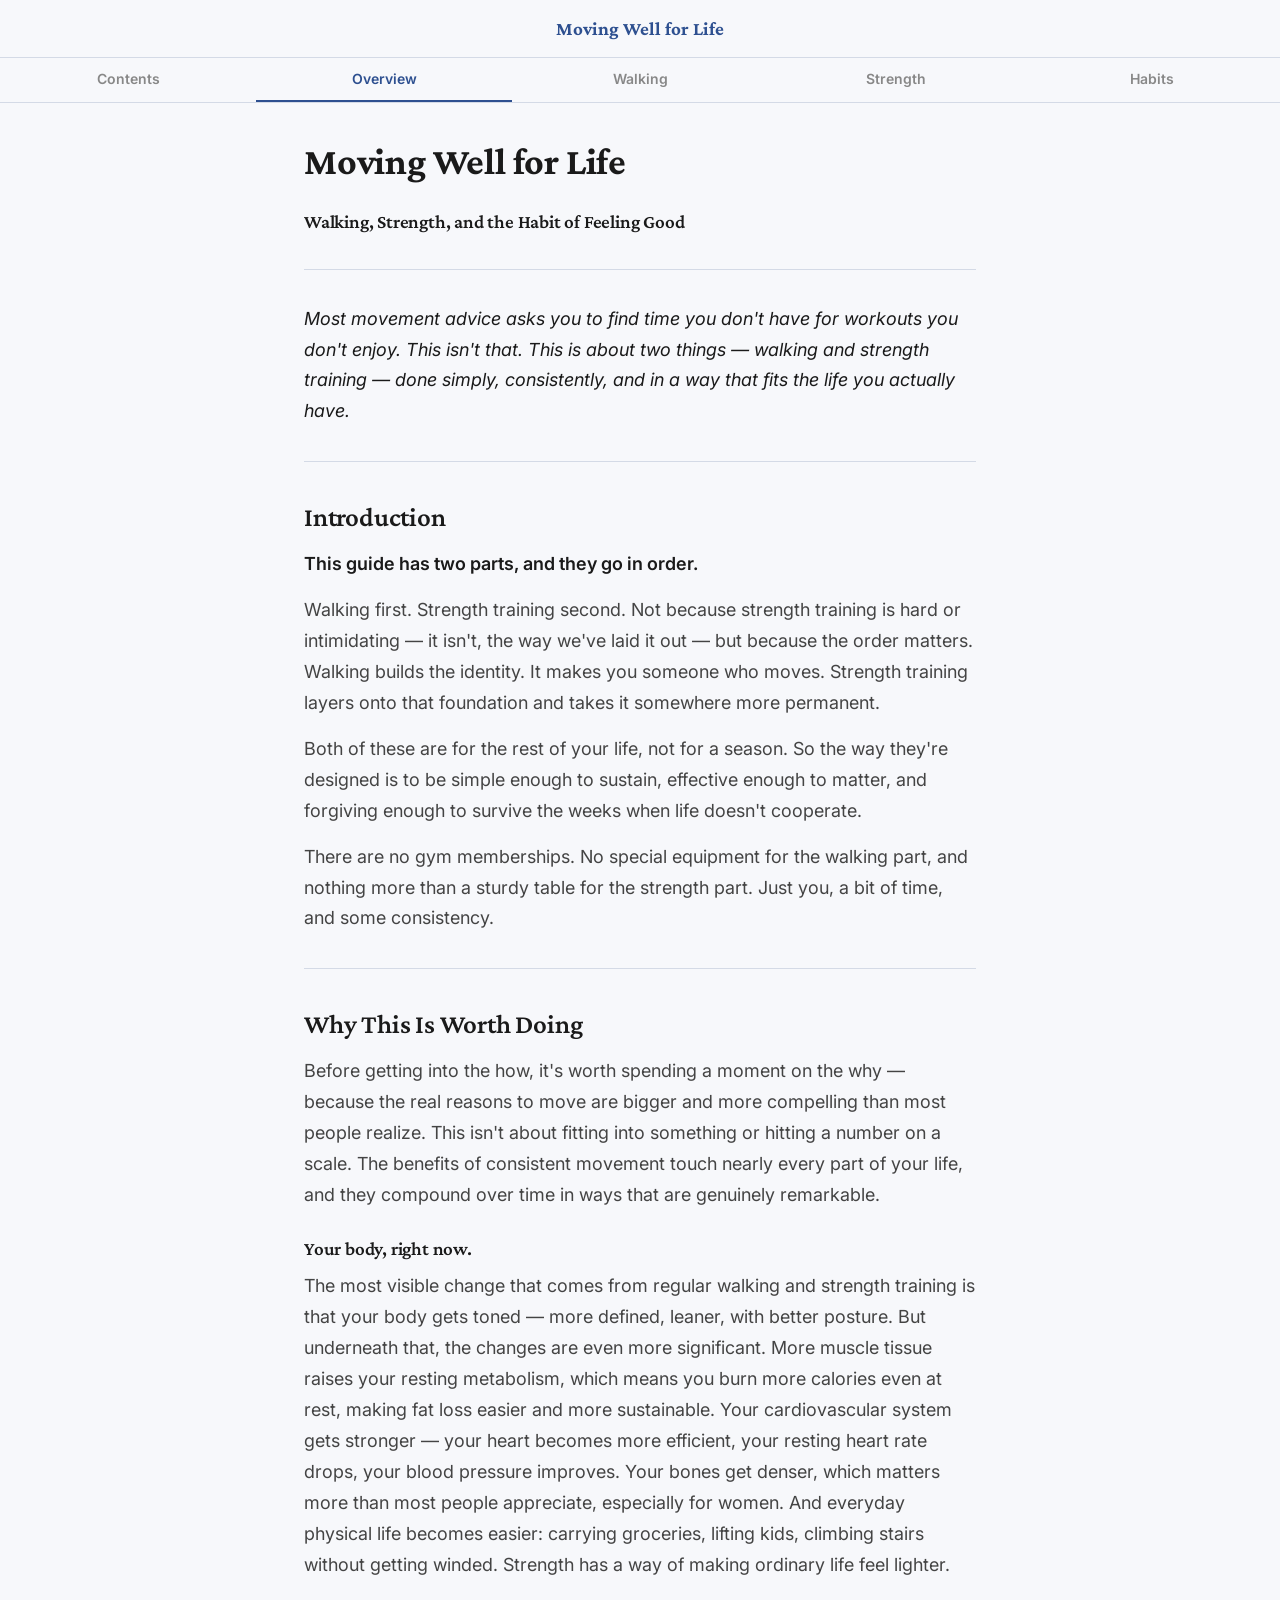
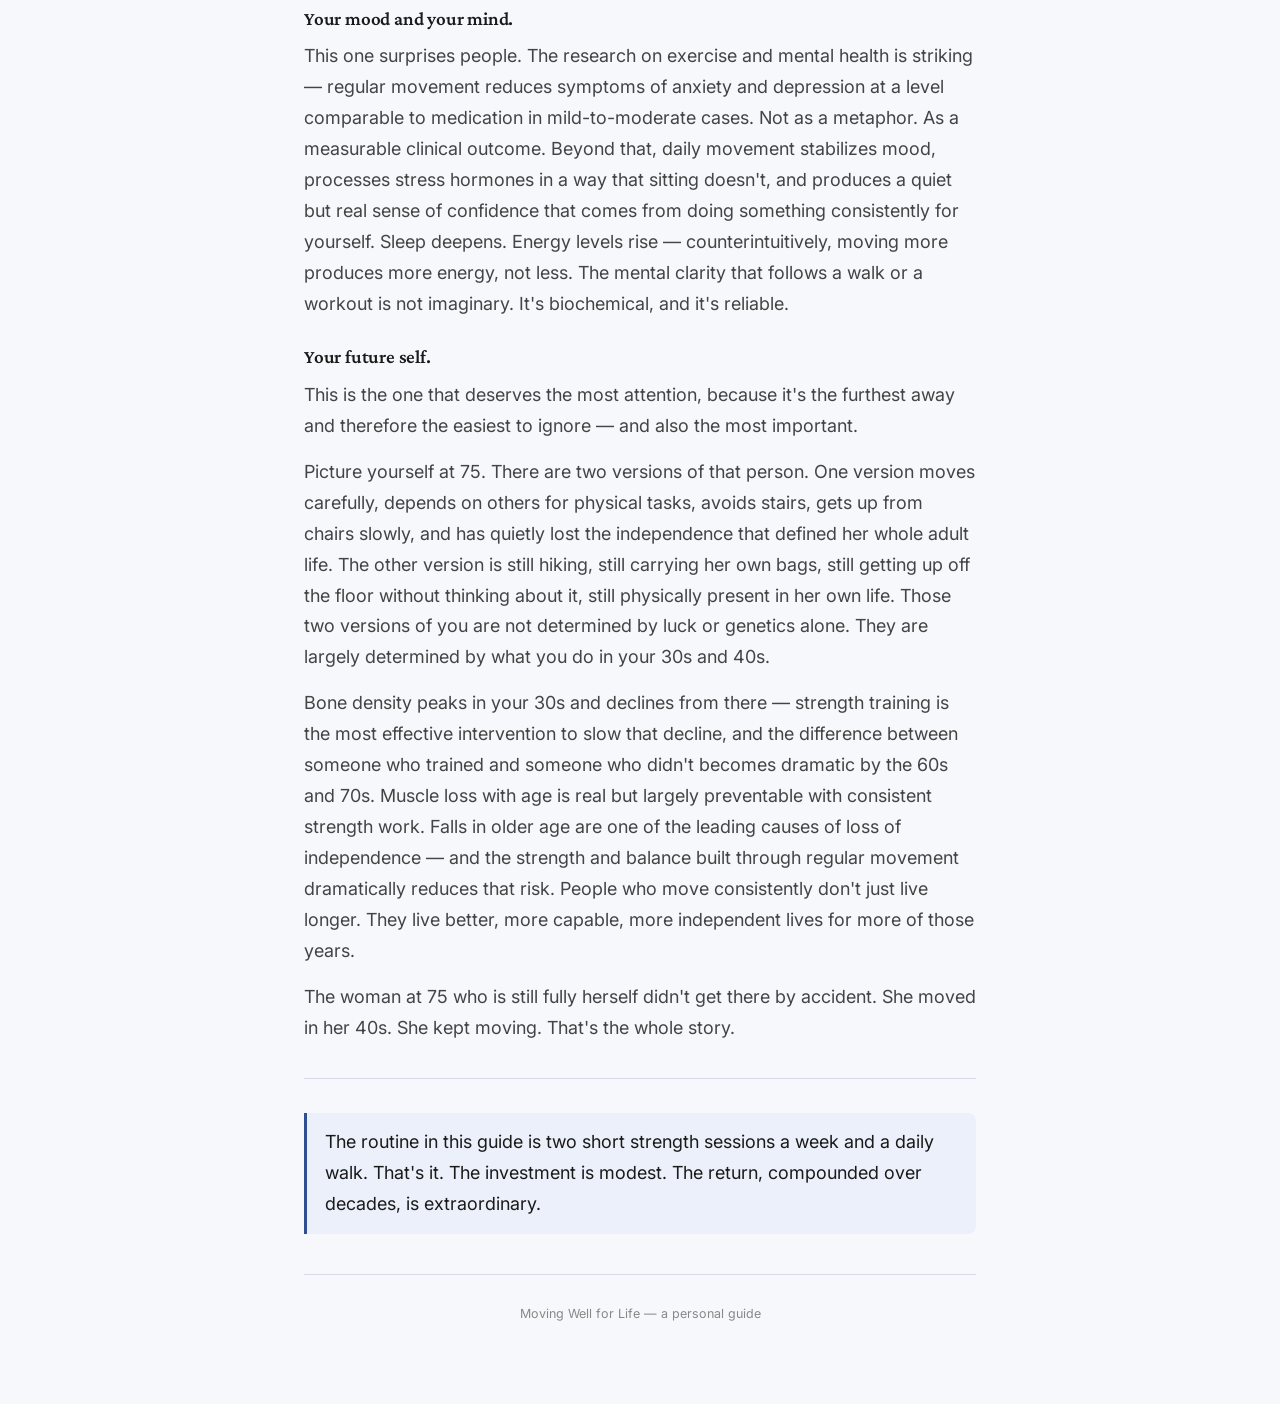
<file: moving-well-for-life/index.html>
<!DOCTYPE html>
<html lang="en">
<head>
<meta charset="UTF-8">
<meta name="viewport" content="width=device-width, initial-scale=1.0, viewport-fit=cover">
<title>Moving Well for Life</title>
<link rel="icon" type="image/svg+xml" href="./icon.svg">
<link rel="apple-touch-icon" href="./icon-180.png">
<meta name="apple-mobile-web-app-title" content="Move Well">
<meta name="apple-mobile-web-app-capable" content="yes">
<meta name="mobile-web-app-capable" content="yes">
<meta name="apple-mobile-web-app-status-bar-style" content="black-translucent">
<meta name="theme-color" content="#2E5090">
<link rel="preconnect" href="https://fonts.googleapis.com">
<link rel="preconnect" href="https://fonts.gstatic.com" crossorigin>
<link href="https://fonts.googleapis.com/css2?family=Crimson+Pro:ital,wght@0,400;0,600;0,700;1,400&family=Inter:wght@300;400;500;600&display=swap" rel="stylesheet">
<style>
*,*::before,*::after{box-sizing:border-box;margin:0;padding:0;}
:root{
  --offwhite:#F7F8FB; --gray-light:#E8EBF2;
  --blue:#2E5090; --blue-light:#EBF0FA; --blue-mid:#5B7FC7;
  --amber:#C67B30;
  --text:#1A1A1A; --text-mid:#444; --text-light:#888;
  --border:#D4DAE6;
}
html{-webkit-text-size-adjust:100%;}
body{
  font-family:'Inter',sans-serif;
  background:var(--offwhite);
  color:var(--text-mid);
  font-size:17px;
  line-height:1.72;
  -webkit-font-smoothing:antialiased;
  padding-bottom:env(safe-area-inset-bottom);
}

/* ── HEADER ── */
header{
  position:sticky; top:0; z-index:100;
  background:rgba(247,248,251,0.97);
  backdrop-filter:blur(8px);
  -webkit-backdrop-filter:blur(8px);
  border-bottom:1px solid var(--border);
  padding-top:env(safe-area-inset-top);
}
.header-title{
  font-family:'Crimson Pro',serif; font-weight:700; font-size:17px;
  color:var(--blue); text-align:center;
  padding:13px 16px 11px;
  cursor:pointer;
  -webkit-tap-highlight-color:transparent;
}
.header-title:active{ opacity:0.6; }
.tabs{
  display:flex; border-top:1px solid var(--border);
}
.tab{
  flex:1; background:none; border:none; cursor:pointer;
  font-family:'Inter',sans-serif; font-size:12px; font-weight:600;
  color:var(--text-light);
  padding:11px 2px 12px;
  border-bottom:2.5px solid transparent;
  transition:color .15s,border-color .15s;
  min-height:44px;
  white-space:nowrap;
  -webkit-tap-highlight-color:transparent;
}
.tab.active{ color:var(--blue); border-bottom-color:var(--blue); }
.tab:active{ background:var(--blue-light); }

/* ── LAYOUT ── */
main{ max-width:720px; margin:0 auto; padding:24px 18px 64px; }
.page{ display:none; }
.page.active{ display:block; animation:fade .25s ease; }
@keyframes fade{ from{opacity:0;} to{opacity:1;} }

/* ── TYPOGRAPHY ── */
h1,h2,h3,h4{ font-family:'Crimson Pro',serif; line-height:1.28; color:var(--text); letter-spacing:-0.2px; }
h1{ font-size:30px; font-weight:700; margin:8px 0 18px; line-height:1.2; }
h2{ font-size:23px; font-weight:600; margin:38px 0 14px; }
h3{ font-size:19px; font-weight:600; margin:26px 0 10px; }
h4{ font-size:16px; font-weight:600; margin:18px 0 6px; color:var(--text-mid); }
p{ margin:0 0 15px; }
strong{ color:var(--text); font-weight:600; }
em{ font-style:italic; color:var(--text); }
ul,ol{ margin:0 0 15px; padding-left:22px; }
li{ margin-bottom:6px; }
a{ color:var(--blue); text-decoration:underline; }
hr{ border:none; border-top:1px solid var(--border); margin:34px 0; }

.page > h1:first-child{ margin-top:4px; }
h2[id], h3[id]{ scroll-margin-top:96px; }

/* ── TABLE OF CONTENTS ── */
.toc-section{ margin:30px 0 8px; }
.toc-section:first-of-type{ margin-top:18px; }
.toc-section h2{ margin-bottom:6px; }
.toc-group{ margin-top:18px; }
.toc-group h3{ margin:18px 0 4px; font-size:16px; color:var(--blue-mid); }
.toc-list{ list-style:none; padding-left:0; margin:0 0 6px; }
.toc-list li{ margin:0; border-bottom:1px solid var(--border); }
.toc-list li:last-child{ border-bottom:none; }
.toc-link{
  display:block; padding:13px 6px; min-height:44px;
  color:var(--text); text-decoration:none;
  font-family:'Crimson Pro',serif; font-size:17px; line-height:1.35;
  -webkit-tap-highlight-color:transparent;
  transition:color .12s, background .12s;
}
.toc-link:active{ background:var(--blue-light); color:var(--blue); }
.toc-link::after{ content:" ›"; color:var(--text-light); float:right; }

.toc-sublist{
  list-style:none; padding-left:18px; margin:0;
  border-top:1px solid var(--border);
}
.toc-sublist li{ border-bottom:1px solid var(--border); }
.toc-sublist li:last-child{ border-bottom:none; }
.toc-sublist .toc-link{
  font-size:15px; padding:11px 6px;
  color:var(--text-mid);
}
.toc-sublist .toc-link::after{ content:""; }

/* ── BLOCKQUOTES ── */
blockquote{
  background:var(--gray-light);
  border-left:3px solid var(--blue);
  border-radius:0 8px 8px 0;
  padding:14px 18px; margin:20px 0;
  font-family:'Crimson Pro',serif; font-style:italic;
  font-size:18px; color:var(--text); line-height:1.5;
}
blockquote p{ margin:0; }
blockquote p + p{ margin-top:10px; }

/* ── EXERCISE CARDS ── */
.exercise-card{
  background:#fff;
  border:1px solid var(--border);
  border-radius:12px;
  padding:20px 20px 16px;
  margin:20px 0;
}
.exercise-card h4{
  margin-top:16px;
  color:var(--blue);
  font-size:15px;
}
.exercise-card h4:first-child{ margin-top:0; }
.exercise-card p{ font-size:16px; }

.variation-label{
  display:inline-block;
  font-family:'Inter',sans-serif;
  font-size:11px;
  font-weight:600;
  letter-spacing:0.4px;
  text-transform:uppercase;
  padding:3px 10px;
  border-radius:20px;
  margin-bottom:6px;
}
.variation-easier{
  background:var(--blue-light);
  color:var(--blue);
}
.variation-harder{
  background:#FEF3E2;
  color:var(--amber);
}
.variation-advanced{
  background:#F0E8F5;
  color:#6B4C8A;
}

/* ── CALLOUT BOX ── */
.callout{
  background:var(--blue-light);
  border-left:3px solid var(--blue);
  border-radius:0 8px 8px 0;
  padding:14px 18px; margin:18px 0 26px;
  color:var(--text);
}

/* ── FOOTER ── */
footer{
  text-align:center; color:var(--text-light); font-size:12.5px;
  padding:28px 18px 8px; border-top:1px solid var(--border);
  max-width:720px; margin:40px auto 0;
}

/* ── LARGER SCREENS ── */
@media (min-width:600px){
  body{ font-size:18px; }
  h1{ font-size:38px; }
  h2{ font-size:27px; }
  .header-title{ font-size:19px; }
  .tab{ font-size:14px; }
  main{ padding:32px 24px 72px; }
}
</style>
</head>
<body>

<header>
  <div class="header-title" role="button" tabindex="0" aria-label="Back to top of guide">Moving Well for Life</div>
  <div class="tabs">
    <button class="tab" data-page="contents">Contents</button>
    <button class="tab active" data-page="overview">Overview</button>
    <button class="tab" data-page="walking">Walking</button>
    <button class="tab" data-page="strength">Strength</button>
    <button class="tab" data-page="habits">Habits</button>
  </div>
</header>

<main>
  <div class="page" id="page-contents"><h1>Contents</h1>
<p><em>Jump straight to any section.</em></p>

<div class="toc-section">
<h2>Overview</h2>
<ul class="toc-list">
<li><a class="toc-link" href="#overview/intro" data-page="overview" data-target="intro">Introduction</a></li>
<li><a class="toc-link" href="#overview/why-worth-doing" data-page="overview" data-target="why-worth-doing">Why This Is Worth Doing</a>
<ul class="toc-sublist">
<li><a class="toc-link" href="#overview/body-now" data-page="overview" data-target="body-now">Your body, right now</a></li>
<li><a class="toc-link" href="#overview/mood-mind" data-page="overview" data-target="mood-mind">Your mood and your mind</a></li>
<li><a class="toc-link" href="#overview/future-self" data-page="overview" data-target="future-self">Your future self</a></li>
</ul>
</li>
</ul>
</div>

<div class="toc-section">
<h2>Walking</h2>
<ul class="toc-list">
<li><a class="toc-link" href="#walking/why-walking" data-page="walking" data-target="why-walking">Why Walking First</a></li>
<li><a class="toc-link" href="#walking/how-much" data-page="walking" data-target="how-much">How Much Is Enough</a></li>
<li><a class="toc-link" href="#walking/making-it-stick" data-page="walking" data-target="making-it-stick">Making It Stick</a></li>
</ul>
</div>

<div class="toc-section">
<h2>Strength Training</h2>
<ul class="toc-list">
<li><a class="toc-link" href="#strength/strength-intro" data-page="strength" data-target="strength-intro">Why Strength Training</a></li>
<li><a class="toc-link" href="#strength/squat" data-page="strength" data-target="squat">Squat</a></li>
<li><a class="toc-link" href="#strength/push-up" data-page="strength" data-target="push-up">Push-Up</a></li>
<li><a class="toc-link" href="#strength/table-row" data-page="strength" data-target="table-row">Table Row</a></li>
<li><a class="toc-link" href="#strength/structure" data-page="strength" data-target="structure">How to Structure Your Workouts</a></li>
<li><a class="toc-link" href="#strength/body-feel" data-page="strength" data-target="body-feel">How Your Body Should Feel</a></li>
<li><a class="toc-link" href="#strength/too-muscular" data-page="strength" data-target="too-muscular">A Note on Getting "Too Muscular"</a></li>
<li><a class="toc-link" href="#strength/first-week" data-page="strength" data-target="first-week">Getting Started &mdash; Your First Week</a></li>
</ul>
</div>

<div class="toc-section">
<h2>Building the Habit</h2>
<ul class="toc-list">
<li><a class="toc-link" href="#habits/identity" data-page="habits" data-target="identity">Start with identity, not goals</a></li>
<li><a class="toc-link" href="#habits/stack" data-page="habits" data-target="stack">Stack the habit</a></li>
<li><a class="toc-link" href="#habits/barrier" data-page="habits" data-target="barrier">Lower the barrier to starting</a></li>
<li><a class="toc-link" href="#habits/never-miss-twice" data-page="habits" data-target="never-miss-twice">Never miss twice</a></li>
</ul>
</div>
</div>

  <div class="page active" id="page-overview"><h1>Moving Well for Life</h1>
<h3>Walking, Strength, and the Habit of Feeling Good</h3>
<hr />
<p><em>Most movement advice asks you to find time you don't have for workouts you don't enjoy. This isn't that. This is about two things &mdash; walking and strength training &mdash; done simply, consistently, and in a way that fits the life you actually have.</em></p>
<hr />
<h2 id="intro">Introduction</h2>
<p><strong>This guide has two parts, and they go in order.</strong></p>
<p>Walking first. Strength training second. Not because strength training is hard or intimidating &mdash; it isn't, the way we've laid it out &mdash; but because the order matters. Walking builds the identity. It makes you someone who moves. Strength training layers onto that foundation and takes it somewhere more permanent.</p>
<p>Both of these are for the rest of your life, not for a season. So the way they're designed is to be simple enough to sustain, effective enough to matter, and forgiving enough to survive the weeks when life doesn't cooperate.</p>
<p>There are no gym memberships. No special equipment for the walking part, and nothing more than a sturdy table for the strength part. Just you, a bit of time, and some consistency.</p>
<hr />
<h2 id="why-worth-doing">Why This Is Worth Doing</h2>
<p>Before getting into the how, it's worth spending a moment on the why &mdash; because the real reasons to move are bigger and more compelling than most people realize. This isn't about fitting into something or hitting a number on a scale. The benefits of consistent movement touch nearly every part of your life, and they compound over time in ways that are genuinely remarkable.</p>

<h3 id="body-now">Your body, right now.</h3>
<p>The most visible change that comes from regular walking and strength training is that your body gets toned &mdash; more defined, leaner, with better posture. But underneath that, the changes are even more significant. More muscle tissue raises your resting metabolism, which means you burn more calories even at rest, making fat loss easier and more sustainable. Your cardiovascular system gets stronger &mdash; your heart becomes more efficient, your resting heart rate drops, your blood pressure improves. Your bones get denser, which matters more than most people appreciate, especially for women. And everyday physical life becomes easier: carrying groceries, lifting kids, climbing stairs without getting winded. Strength has a way of making ordinary life feel lighter.</p>

<h3 id="mood-mind">Your mood and your mind.</h3>
<p>This one surprises people. The research on exercise and mental health is striking &mdash; regular movement reduces symptoms of anxiety and depression at a level comparable to medication in mild-to-moderate cases. Not as a metaphor. As a measurable clinical outcome. Beyond that, daily movement stabilizes mood, processes stress hormones in a way that sitting doesn't, and produces a quiet but real sense of confidence that comes from doing something consistently for yourself. Sleep deepens. Energy levels rise &mdash; counterintuitively, moving more produces more energy, not less. The mental clarity that follows a walk or a workout is not imaginary. It's biochemical, and it's reliable.</p>

<h3 id="future-self">Your future self.</h3>
<p>This is the one that deserves the most attention, because it's the furthest away and therefore the easiest to ignore &mdash; and also the most important.</p>
<p>Picture yourself at 75. There are two versions of that person. One version moves carefully, depends on others for physical tasks, avoids stairs, gets up from chairs slowly, and has quietly lost the independence that defined her whole adult life. The other version is still hiking, still carrying her own bags, still getting up off the floor without thinking about it, still physically present in her own life. Those two versions of you are not determined by luck or genetics alone. They are largely determined by what you do in your 30s and 40s.</p>
<p>Bone density peaks in your 30s and declines from there &mdash; strength training is the most effective intervention to slow that decline, and the difference between someone who trained and someone who didn't becomes dramatic by the 60s and 70s. Muscle loss with age is real but largely preventable with consistent strength work. Falls in older age are one of the leading causes of loss of independence &mdash; and the strength and balance built through regular movement dramatically reduces that risk. People who move consistently don't just live longer. They live better, more capable, more independent lives for more of those years.</p>
<p>The woman at 75 who is still fully herself didn't get there by accident. She moved in her 40s. She kept moving. That's the whole story.</p>
<hr />
<p class="callout">The routine in this guide is two short strength sessions a week and a daily walk. That's it. The investment is modest. The return, compounded over decades, is extraordinary.</p></div>

  <div class="page" id="page-walking"><h1>Walking</h1>
<h3>The most powerful movement most people will ever do.</h3>
<hr />
<h2 id="why-walking">Why Walking First</h2>
<p><strong>Walking is the most powerful movement most people will ever do &mdash; and also the most underestimated.</strong></p>
<p>It gets dismissed as the entry-level option for people who can't do "real" exercise. That's backwards. The research on walking is remarkable: daily walkers have better cardiovascular health, more stable mood, deeper sleep, lower dementia risk, and longer lives than non-walkers. Not by a little. By a lot.</p>
<p>It's also the most sustainable form of movement by a wide margin. Almost nobody quits walking. People quit running, quit the gym, quit yoga, quit Peloton &mdash; but people who walk in their 30s tend to still be walking in their 80s. Anything you can sustain for decades wins over anything you can sustain for months.</p>
<p>There's also the mental side, which is enormous and often undersold. A solo walk &mdash; especially outdoors &mdash; is one of the most effective mood interventions available. It clears the mental clutter that accumulates through a day at home with a young child. It is not a luxury. It is functional recovery.</p>
<hr />
<h2 id="how-much">How Much Is Enough</h2>
<p><strong>More than zero. Less than you think you need.</strong></p>
<p>The research threshold where walking starts producing real health benefits is around 7,000&ndash;8,000 steps a day &mdash; roughly 3&ndash;4 miles. That sounds like a lot. In a walkable neighbourhood, it often isn't. Walking to school and back, running an errand on foot, a 20-minute solo walk &mdash; it adds up faster than it seems.</p>
<p>But here's the more honest framing: the goal in the first month is not steps. It's becoming someone who walks daily. The habit comes first, the distance grows naturally.</p>
<p>Start with what you'll actually do. A 15-minute walk every day is enormously more powerful than an ambitious 45-minute walk you do once and then stop. The boring consistent version always wins.</p>
<hr />
<h2 id="making-it-stick">Making It Stick</h2>
<p><strong>The biggest obstacle is not motivation. It's logistics.</strong></p>
<p>With a four-year-old at home and no automatic solo time in the day, movement doesn't happen by default. It requires design.</p>
<p>A few things that actually work:</p>
<p><strong>Attach the walk to something already in your day.</strong> After morning coffee. Before starting household tasks. After school drop-off when the other kids are old enough to go alone. The walk that follows an existing anchor habit requires less decision-making, and that matters more than it sounds.</p>
<p><strong>Designated days beat open availability.</strong> Vague plans to walk "when the timing works" get negotiated fresh every morning and slowly disappear. Specific days &mdash; Tuesday, Thursday, and Saturday you take the morning &mdash; hold. Life will occasionally disrupt them, and that's fine. The default stays.</p>
<p><strong>Embed movement throughout the day.</strong> Walks with the four-year-old aren't your exercise &mdash; the pace is different and the mental load is different &mdash; but they still count toward total movement. Stairs over elevators, parking farther, choosing the errand on foot instead of by car. These accumulate. A walkable city makes this easy; the active choice becomes the natural one.</p>
<p><strong>Never miss twice.</strong> One missed day is nothing. One missed week is nothing. The only version that damages the habit is missing two in a row and letting that become the new normal. A single walk after a bad stretch is always a recovery. It's always available.</p></div>

  <div class="page" id="page-strength"><h1>Strength Training</h1>
<h3>Three exercises. No gym. No equipment beyond a sturdy table.</h3>
<hr />

<h2 id="strength-intro">Why Strength Training</h2>
<p><strong>Walking is the foundation. Strength training is the second chapter &mdash; and for women especially, it is not optional long term.</strong></p>
<p>The research here is unambiguous. Strength training is one of the most impactful health investments a woman can make: bone density, muscle preservation, metabolic health, posture, balance, and how well you age are all directly tied to it. Bone density peaks in your 30s and declines from there. The best intervention to slow that decline is consistent strength work, started now, maintained for life.</p>
<p>This doesn't require a gym. It doesn't require equipment beyond what you already have at home. Three exercises, done twice a week, produce real and lasting results.</p>
<blockquote><p>The routine covers your entire body with three movements: a squat (legs and glutes), a push-up (chest, shoulders, and core), and a table row (back and arms). Together they hit every major muscle group. Together they're enough.</p></blockquote>
<hr />
<p><em>Each exercise has a starting version, a standard version, and a harder version. Start where you are. Progress when you're ready. The ladder always has another rung.</em></p>
<hr />

<h2 id="squat">Squat</h2>
<p><strong>Why it matters.</strong> The squat is the most functional movement in daily life &mdash; every time you sit down and stand up, climb stairs, or pick something up off a low shelf, you're squatting. Strengthening it means everyday life becomes easier and the risk of injury goes down.</p>

<div class="exercise-card">
<h4>How to do it</h4>
<p>Stand with feet shoulder-width apart, toes turned out slightly. Push your hips back and down &mdash; think of lowering onto a chair &mdash; keeping your chest up and your weight in your heels. Lower until your thighs are roughly parallel to the floor, then drive through your heels to stand back up. Your knees should track over your toes throughout. Don't let them cave inward.</p>

<h4><span class="variation-label variation-easier">Easier</span></h4>
<p>Place a chair behind you and lower until you lightly touch the seat, then stand back up. This removes the fear of the bottom position and lets you build confidence before going unassisted.</p>

<h4><span class="variation-label variation-harder">Harder</span></h4>
<p>Squat all the way down &mdash; hips below parallel, as low as you can go &mdash; then as you drive up, push through the floor and let your feet leave the ground at the top. Land softly with bent knees and go straight into the next rep. The jump adds explosive power and raises your heart rate significantly. These are harder than they look.</p>

<h4><span class="variation-label variation-advanced">The long game</span></h4>
<p>Once jump squats feel controlled and strong, the next horizon is the pistol squat &mdash; a single-leg squat, one leg extended in front of you, lowering all the way down and back up on one leg alone. It sounds extreme, but it's a natural progression for someone who has been training consistently. Full balance, single-leg strength, and hip mobility all come together in one movement. Don't worry about it now &mdash; just know the ladder keeps going.</p>
</div>

<hr />

<h2 id="push-up">Push-Up</h2>
<p><strong>Why it matters.</strong> The push-up looks like an arm exercise but is really a full-body one. Done correctly, it requires a rigid straight line from head to heel &mdash; your core, glutes, and shoulders are all working. It trains the upper body push pattern that counterbalances all the pulling and carrying life requires.</p>

<div class="exercise-card">
<h4>How to do it</h4>
<p>Start on your knees, hands shoulder-width apart, body in a straight line from knees to shoulders. Lower your chest toward the floor &mdash; slowly, with control &mdash; then press back up. Your elbows should angle at roughly 45 degrees from your body, not flared straight out to the sides. That's the knee push-up, and it's an honest, real exercise.</p>

<h4><span class="variation-label variation-easier">Easier</span></h4>
<p>Stand arm's length from a wall, place both hands flat against it at shoulder height, and do the same pressing motion. Almost anyone can do a wall push-up. It's not a lesser exercise &mdash; it's the right starting point when the floor version isn't accessible yet.</p>

<h4><span class="variation-label variation-harder">Harder</span></h4>
<p>Move from knees to toes. Body in a rigid plank from head to heel, nothing sagging. Even a few full push-ups is meaningful progress, and the full version is the long-term goal.</p>

<h4><span class="variation-label variation-advanced">The long game</span></h4>
<p>The long-term target worth having in the back of your mind: 30 consecutive full push-ups. That's a genuine benchmark of upper body and core strength &mdash; most people never get there. It takes months of consistent training, but it's reachable. Every rep you do is progress toward it.</p>
</div>

<hr />

<h2 id="table-row">Table Row</h2>
<p><strong>Why it matters.</strong> Every push exercise needs a pull to balance it. Without something working the back, the muscles that push get stronger while the muscles that pull stay weak &mdash; and that imbalance compounds over time into poor posture and shoulder problems. The table row fixes this with no equipment at all.</p>

<div class="exercise-card">
<h4>How to do it</h4>
<p>Lie on your back under a sturdy table. Grip the edge with both hands, roughly shoulder-width apart, palms facing you. With your body in a straight line &mdash; knees bent makes it easier, legs straight makes it harder &mdash; pull your chest up to the table, then lower with control. The motion is like a push-up in reverse: you're pulling with your back and arms rather than pushing.</p>
<p>Make sure the table is solid before you start. A heavy dining table works well.</p>

<h4><span class="variation-label variation-easier">Easier</span></h4>
<p>Loop a towel around a door handle and hold both ends. Lean back only slightly &mdash; body nearly upright &mdash; and pull yourself toward the door. The shallow angle means you're moving very little of your bodyweight. This is the most approachable starting point.</p>

<h4><span class="variation-label variation-harder">Harder</span></h4>
<p>Walk your feet further forward until your body is nearly parallel to the floor. Now you're lifting close to your full bodyweight. This is substantially harder and a significant achievement.</p>
</div>

<h3 id="dumbbell-row">As an alternative: dumbbell row</h3>
<p>If you have a pair of dumbbells at home, a dumbbell row is an excellent substitute &mdash; and eventually a step up. Place one hand and the same-side knee on a bed or sturdy chair for support. Hold a dumbbell in the other hand, letting it hang straight down. Pull it up toward your hip, leading with your elbow, then lower with control. The dumbbell adds load you can increase over time, which the table row can't do. Start light &mdash; 8 to 10 pounds &mdash; and work up as it gets easy. Do all reps on one side, then switch.</p>
<hr />

<h2 id="structure">How to Structure Your Workouts</h2>
<p><strong>The target: 2&ndash;3 sets of 8&ndash;12 reps per exercise, stopping before you reach failure.</strong></p>
<p>That rep range builds both strength and muscle simultaneously &mdash; it's the range with the most research behind it for general fitness. Stopping before failure &mdash; leaving roughly 2 reps in the tank &mdash; is important in the beginning. You should finish a set feeling like you could have done a couple more, not like you just survived. This keeps the workouts sustainable, protects form from breaking down, and means you're not dreading the next session.</p>
<p><strong>Rest between sets: 60&ndash;90 seconds.</strong> Long enough to recover, short enough to keep the workout moving.</p>
<p><strong>How to progress over time.</strong> First, build reps &mdash; work up to consistently hitting 12 clean reps across all sets. Then move to the harder variation and build back up from 8. Then repeat. This staircase means there's always a clear next step, and you're never stuck.</p>
<p><strong>Frequency: 2&ndash;3 times per week, with at least one rest day between sessions.</strong> Muscles repair and strengthen during rest, not during the workout itself. Every other day &mdash; Monday, Wednesday, Friday, or Tuesday, Thursday, Saturday &mdash; is the classic pattern for good reason. Three days a week is plenty. More is not better at this stage.</p>
<p><strong>How long will it take?</strong> Once you know the exercises, each session is 20&ndash;30 minutes. The first few will be longer while you're learning. That's expected.</p>
<hr />

<h2 id="body-feel">How Your Body Should Feel</h2>
<p><strong>During the workout</strong>, you should feel a mild to moderate burn in the working muscle by the end of each set. That's lactic acid buildup and muscle fatigue, and it means you're doing the right thing. If you finish a set and felt nothing, the variation is probably too easy or the reps too few. If you're losing form before you hit 8 reps, the variation is too hard.</p>
<p><strong>Later that day</strong>, muscles may feel tired or slightly heavy. Some warmth in the worked areas is normal. Significant pain on the same day you trained is a signal something went wrong &mdash; usually pushing too hard or form breaking down under fatigue.</p>
<p><strong>The next day</strong> is when you may notice what's called DOMS &mdash; Delayed Onset Muscle Soreness. It typically peaks 24&ndash;48 hours after a workout, not immediately. It feels like a dull achiness when you use or press the muscle. This is the good soreness. It's caused by microscopic tears in the muscle fibres, which sounds alarming but is the exact process that makes muscles stronger as they repair. Feeling this after the first few sessions is a reliable sign the stimulus was real and the workout did what it was supposed to do.</p>
<p><strong>Too little work</strong> looks like: no soreness at all after the first few sessions, exercises that feel completely effortless, no sense of the muscle working. If this is the experience, the variation is too easy or the effort too low.</p>
<p><strong>Too much work</strong> looks like: pain sharp enough to stop you mid-exercise, soreness so severe you can't move normally the next day, pain in the joints rather than in the muscle belly. These are signs to back off. The goal is to feel the muscle, not to destroy it.</p>

<blockquote><p>The key distinction to remember: muscle soreness is expected, temporary, and a sign things are working. Joint pain or sharp pain during the exercise means stop &mdash; something is wrong.</p></blockquote>

<p>After about a month of consistent training, the soreness mostly disappears as your body adapts. The exercises will still be working. Your body just gets efficient at recovering from them.</p>
<hr />

<h2 id="too-muscular">A Note on Getting "Too Muscular"</h2>
<p><strong>This concern comes up often, and it deserves a direct answer: it won't happen.</strong></p>
<p>The fear is understandable &mdash; there are images of extremely muscular women in fitness culture, and the worry is that strength training leads there by default. It doesn't. Getting that muscular requires years of extremely heavy lifting, very high training volume, a precise high-calorie diet engineered for muscle gain, and often hormonal advantages that most women simply don't have. It is not an accident. It is a full-time pursuit.</p>
<p>What actually happens when a woman does this routine consistently: she gets toned. That word gets avoided in serious fitness writing, but it's the right one &mdash; it's exactly what this produces. Muscles become more visible and defined not because they're enormous but because the body composition shifts: a little less fat, a little more muscle underneath. The result is a leaner, more defined shape. Posture improves. The body looks and feels more capable. That's the entire outcome. It looks like fitness, not bodybuilding.</p>
<p>The women you see with very large muscles have worked specifically and deliberately for years to look that way. Two sessions a week of squats, push-ups, and rows will not take you anywhere near there. Not even close.</p>
<hr />

<h2 id="first-week">Getting Started &mdash; Your First Week</h2>
<p><strong>Do less than you think you should.</strong></p>
<p>This is not modesty &mdash; it's strategy. The goal of the first two weeks is to learn the movements, understand how your body responds, and not be so sore after the first session that you dread the second one.</p>
<p>For your first week: do 2 sets of each exercise, at the variation that feels manageable but not trivial. Stop each set a rep or two before it gets hard. Rest fully between sets. The whole thing should take 20&ndash;25 minutes.</p>
<p>Do this twice, with a rest day in between.</p>
<p>Notice how you feel the next day. Adjust the variation up or down based on what you learned. By week three, you'll have a clear sense of where you are on each exercise's ladder, and you can start pushing with more intention.</p></div>

  <div class="page" id="page-habits"><h1>Staying With It</h1>
<h3>The hardest part isn't the doing &mdash; it's the continuing.</h3>
<hr />
<p><em>Every walk and every workout is a small vote for who you're becoming. The votes add up.</em></p>
<hr />

<h2 id="identity">Start with identity, not goals.</h2>
<p>The shift from "I'm trying to exercise more" to "I'm someone who moves" is subtle but powerful. Goals can fail; identity is more durable. Every walk and every workout is a small vote for who you're becoming. The votes add up.</p>
<hr />

<h2 id="stack">Stack the habit onto something existing.</h2>
<p>A workout that happens right after the school walk, or right after morning coffee, requires less willpower than one that floats freely in the day. Attach it to an anchor and it becomes automatic faster.</p>
<hr />

<h2 id="barrier">Lower the barrier to starting.</h2>
<p>On the hard days, the goal is not a great workout &mdash; it's any workout. Tell yourself you'll just do one set of each exercise. Often you'll do more once you've started. And even if you don't, one set is vastly better than zero. The two-minute rule: make starting so easy you can't say no.</p>
<hr />

<h2 id="never-miss-twice">Never miss twice.</h2>
<p>One missed session means nothing. Missing two in a row is where habits die. One missed workout, then back on track &mdash; that's resilience. Two missed, then three, then "I'll restart next month" &mdash; that's how the habit ends. The rule is simple: whatever happened, do not miss twice.</p>
<hr />

<h2 id="timeline">The timeline to automaticity</h2>
<p>The goal is to reach a point, months from now, where you're no longer thinking about any of this. Where the workout happens the same way brushing your teeth happens. Where it's not discipline &mdash; it's just what you do.</p>
<p>That point is reachable. It usually takes about three months of consistency to get there. The first month is the hardest. The second month is when it starts to feel less effortful. The third month is when it starts to feel like yours.</p>
<hr />
<p><em>Companion to "Eating Well for Life." Same philosophy, different domain. Both designed for a life, not a season.</em></p></div>

  <footer>Moving Well for Life &mdash; a personal guide</footer>
</main>

<script>
(function(){
  var tabs = document.querySelectorAll('.tab');
  var pages = document.querySelectorAll('.page');
  var PAGES = ['contents','overview','walking','strength','habits'];
  var DEFAULT_PAGE = 'overview';

  if('scrollRestoration' in history){ history.scrollRestoration = 'manual'; }

  function setActive(name){
    pages.forEach(function(p){ p.classList.toggle('active', p.id === 'page-'+name); });
    tabs.forEach(function(t){ t.classList.toggle('active', t.dataset.page === name); });
  }

  function scrollToTarget(targetId){
    var el = document.getElementById(targetId);
    if(!el) return;
    var header = document.querySelector('header');
    var headerH = header ? header.offsetHeight : 0;
    var top = el.getBoundingClientRect().top + window.scrollY - headerH - 12;
    window.scrollTo({ top: Math.max(0, top), behavior: 'auto' });
  }

  function apply(name, targetId){
    setActive(name);
    if(targetId){
      requestAnimationFrame(function(){ scrollToTarget(targetId); });
    } else {
      window.scrollTo(0,0);
    }
  }

  function navigate(name, targetId){
    var hash = '#' + name + (targetId ? '/' + targetId : '');
    if(location.hash === hash){
      apply(name, targetId);
      return;
    }
    apply(name, targetId);
    try{ history.pushState({ name: name, target: targetId }, '', hash); }catch(e){}
  }

  function parseHash(h){
    h = (h || '').replace('#','');
    if(!h) return null;
    var parts = h.split('/');
    var pageName = parts[0];
    var targetId = parts[1] || null;
    if(PAGES.indexOf(pageName) === -1) return null;
    return { name: pageName, target: targetId };
  }

  tabs.forEach(function(t){
    t.addEventListener('click', function(){ navigate(t.dataset.page, null); });
  });

  var headerTitle = document.querySelector('.header-title');
  if(headerTitle){
    headerTitle.addEventListener('click', function(){ navigate('overview', null); });
    headerTitle.addEventListener('keydown', function(e){
      if(e.key === 'Enter' || e.key === ' '){ e.preventDefault(); navigate('overview', null); }
    });
  }

  document.querySelectorAll('.toc-link').forEach(function(a){
    a.addEventListener('click', function(e){
      e.preventDefault();
      navigate(a.dataset.page, a.dataset.target);
    });
  });

  window.addEventListener('popstate', function(){
    var parsed = parseHash(location.hash);
    if(parsed){
      apply(parsed.name, parsed.target);
    } else {
      apply(DEFAULT_PAGE, null);
    }
  });

  var initial = parseHash(location.hash);
  if(initial){
    apply(initial.name, initial.target);
    try{ history.replaceState({ name: initial.name, target: initial.target }, '', location.hash); }catch(e){}
  }
})();
</script>

</body>
</html>
</file>
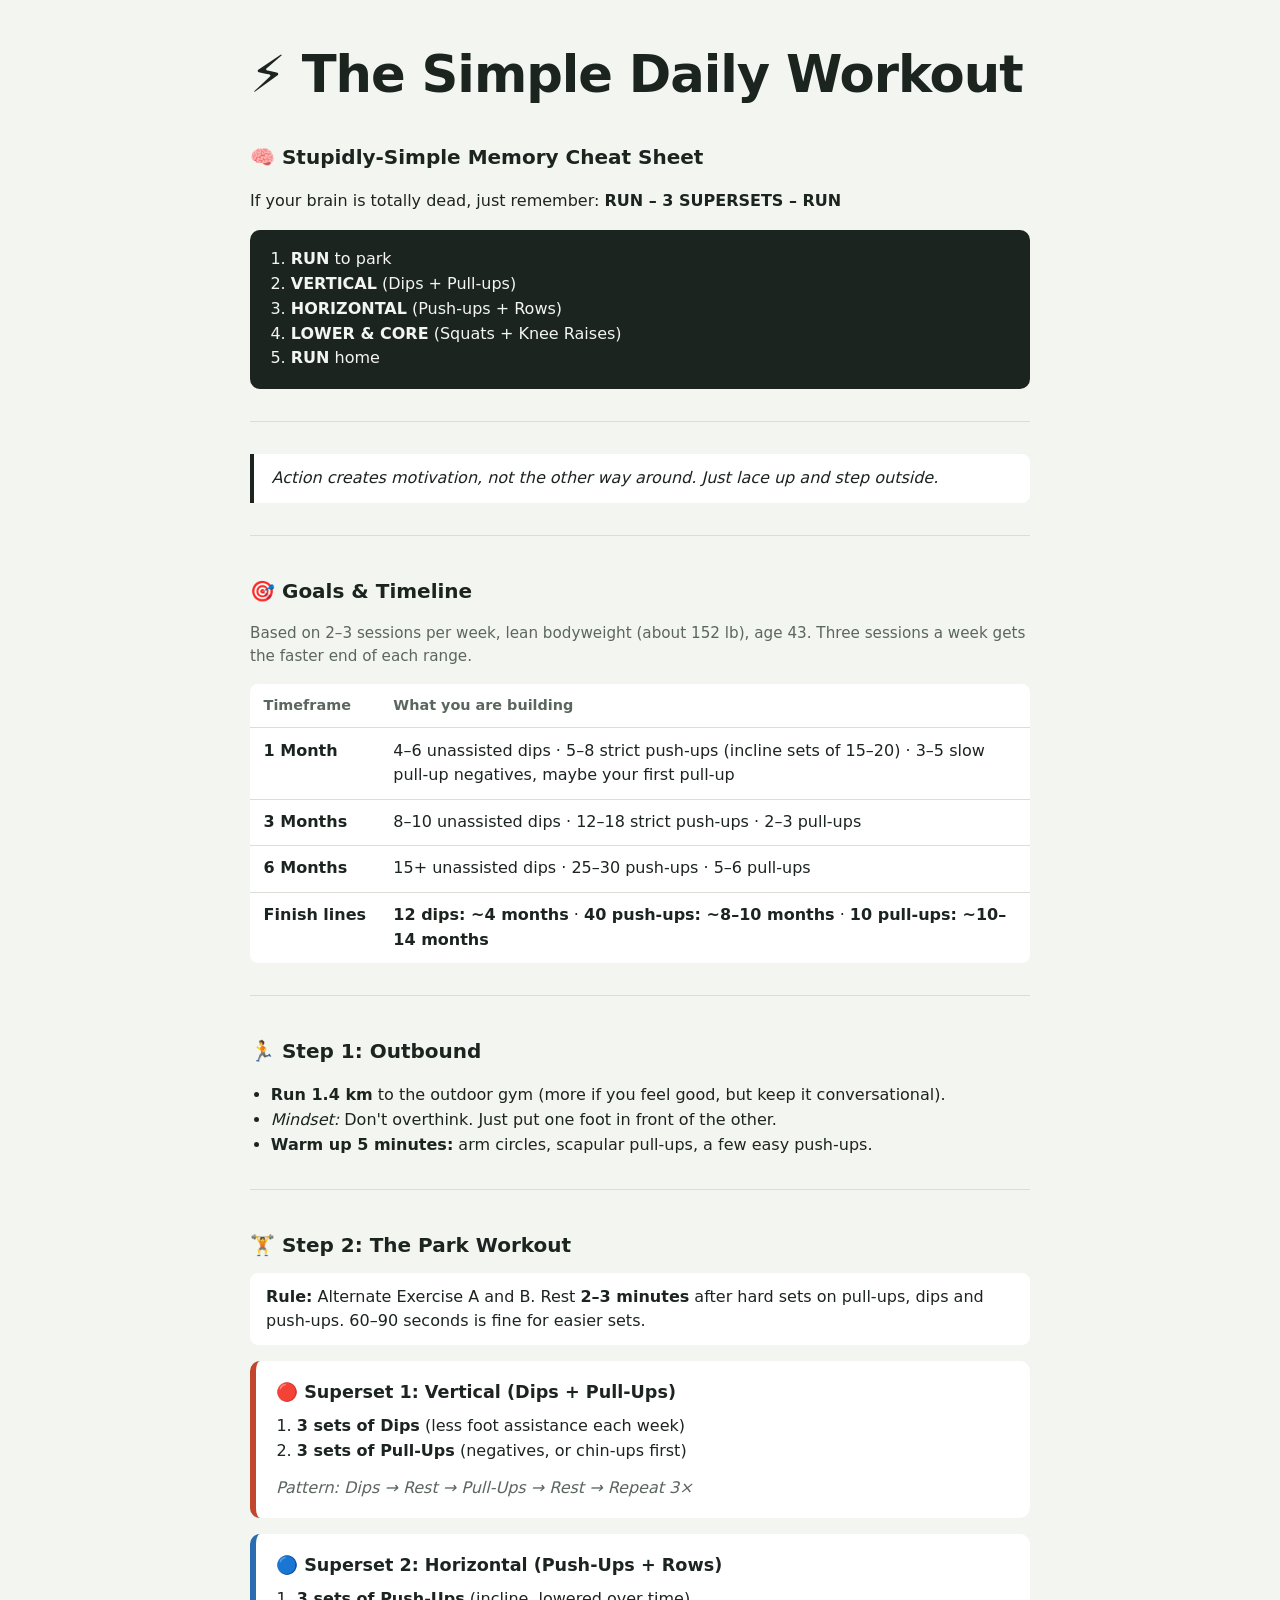
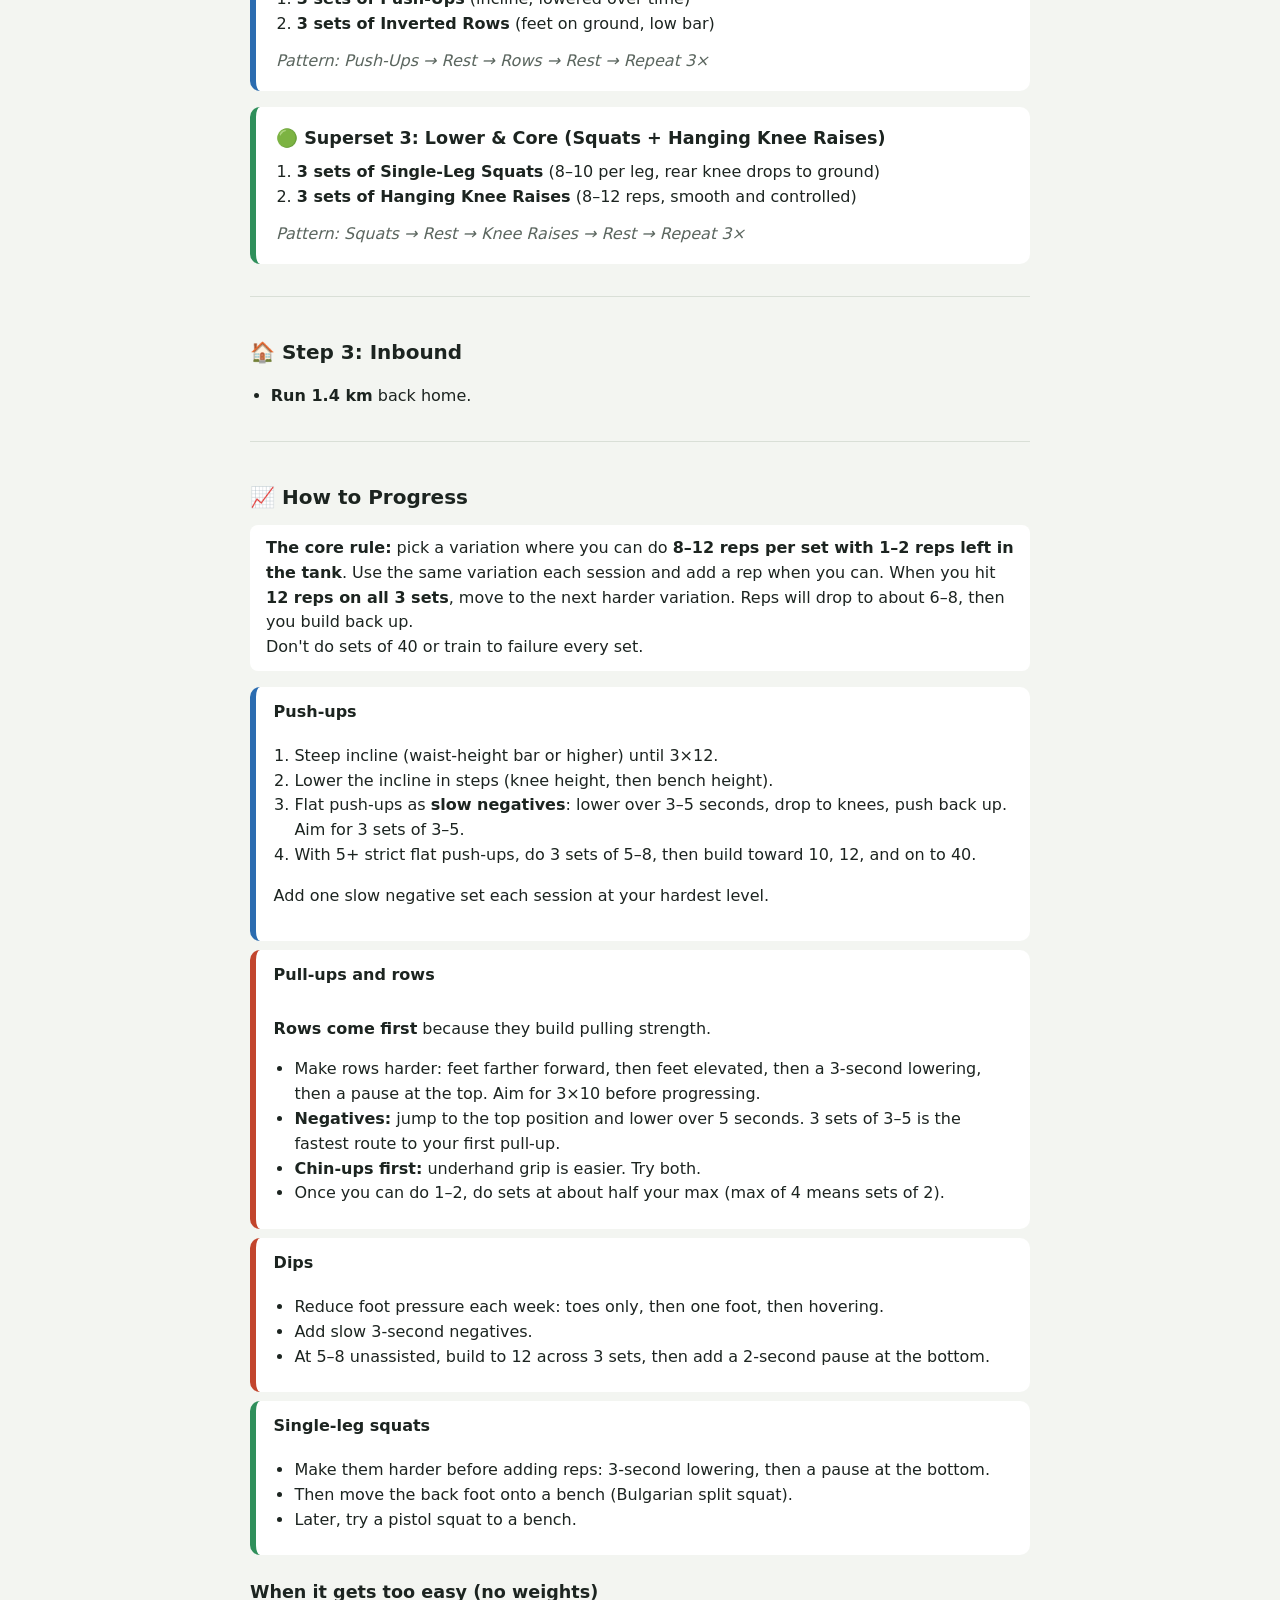
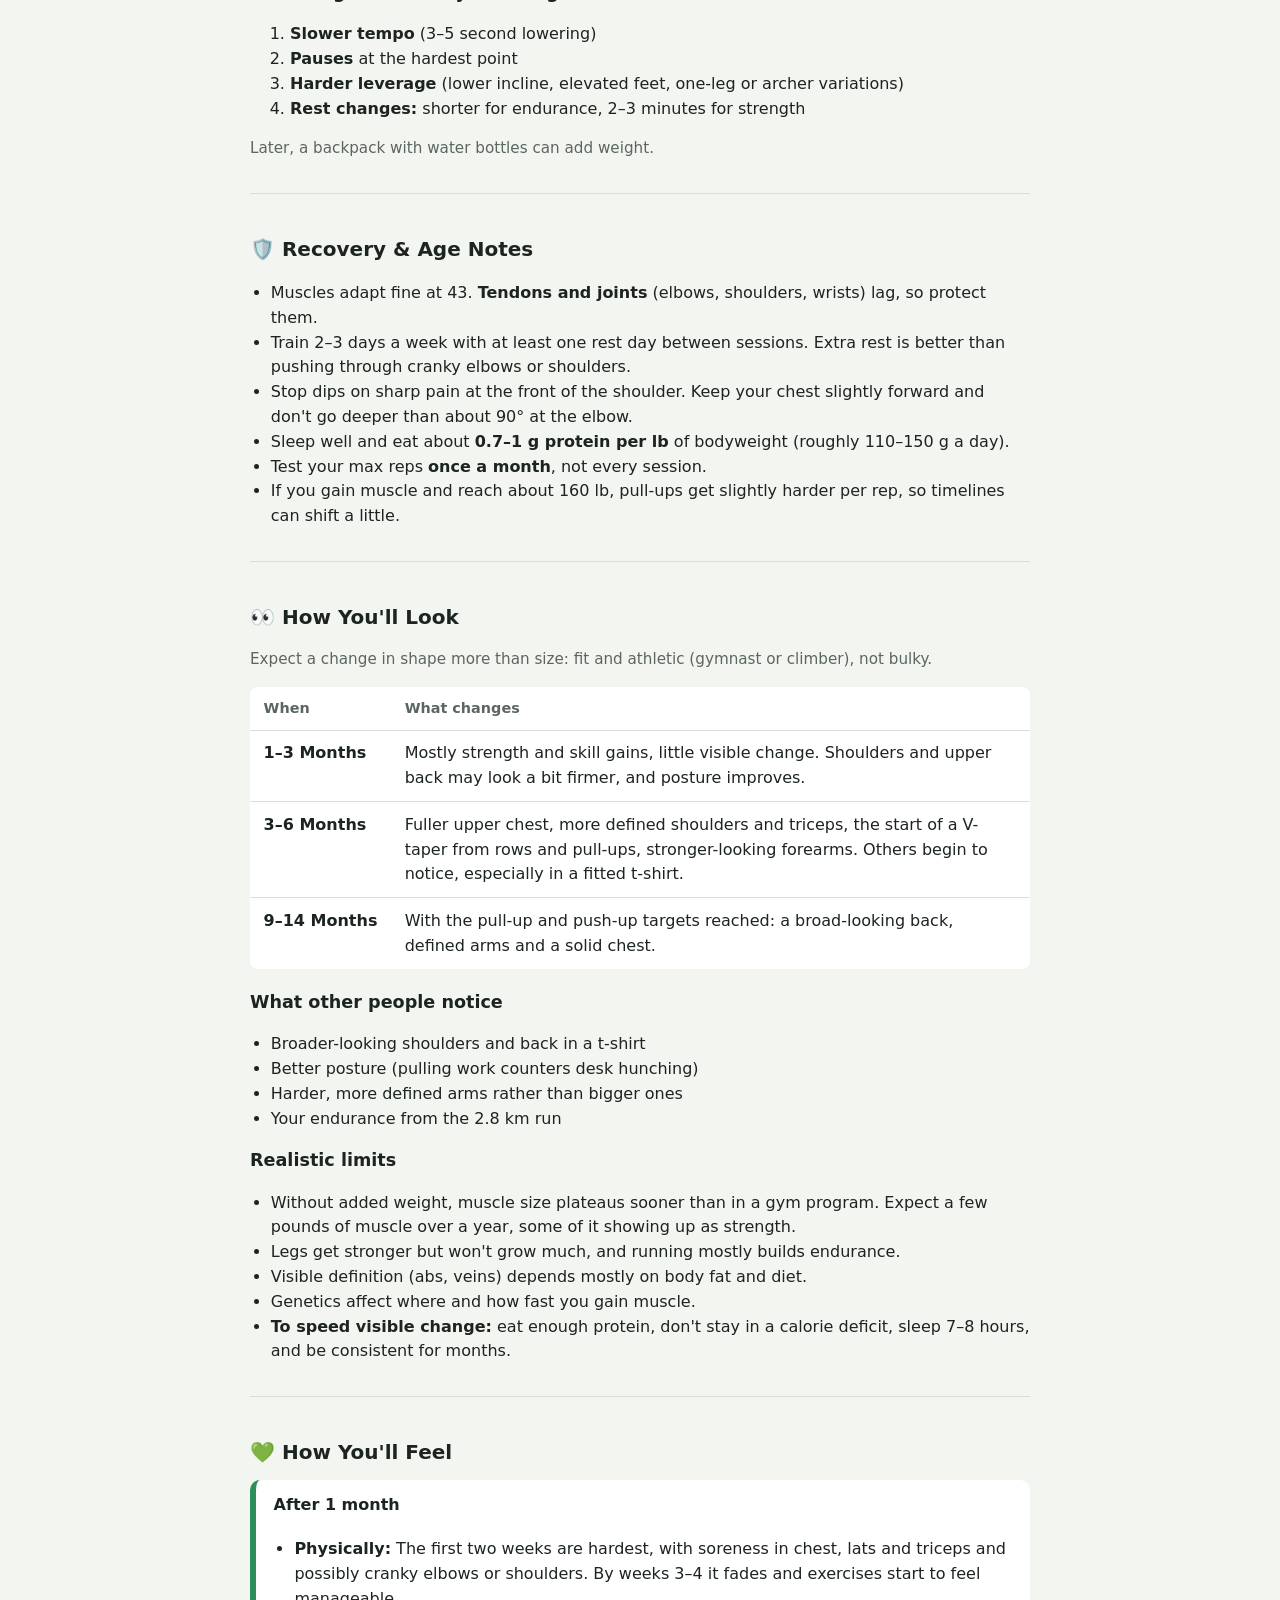
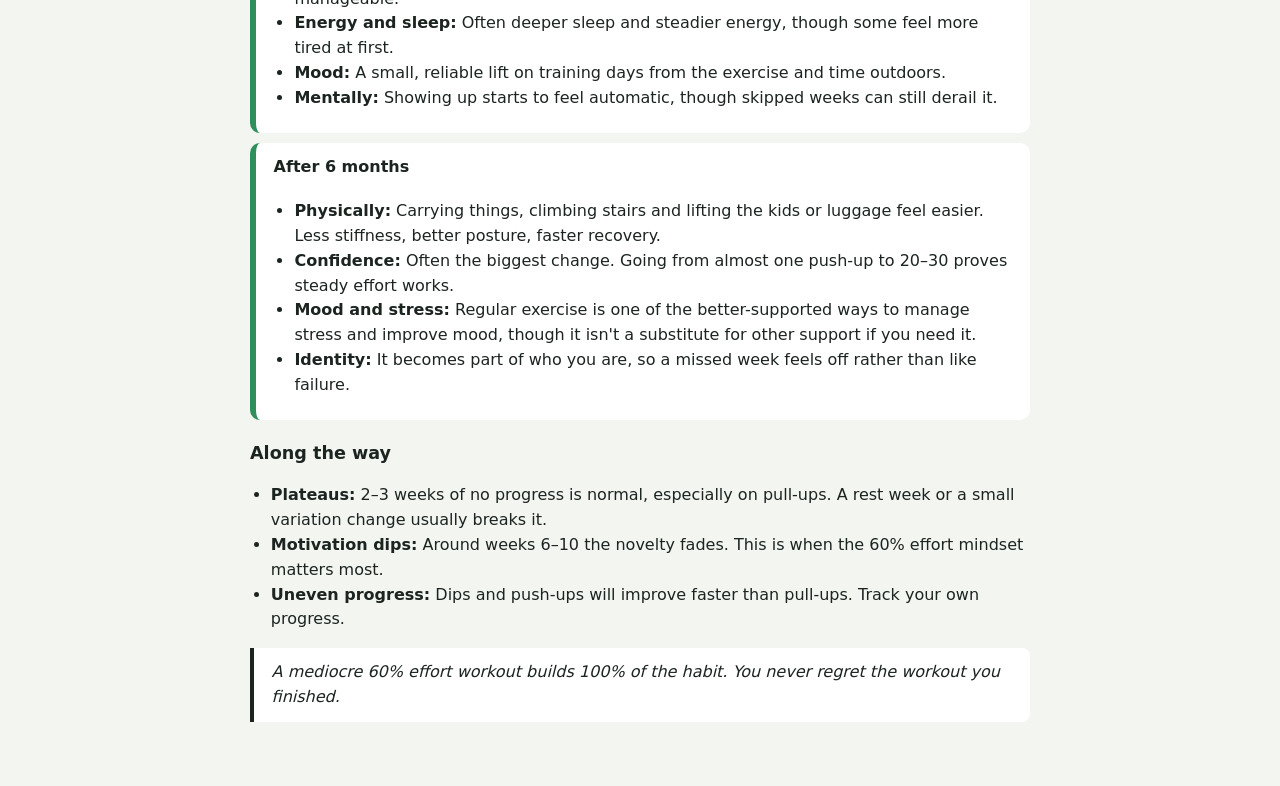
<file: simple-daily-workout/index.html>
<!DOCTYPE html>
<html lang="en">
<head>
<meta charset="utf-8">
<meta name="viewport" content="width=device-width, initial-scale=1.0, viewport-fit=cover">
<title>The Simple Daily Workout</title>
<link rel="icon" type="image/svg+xml" href="./icon.svg">
<link rel="apple-touch-icon" href="./icon-180.png">
<meta name="apple-mobile-web-app-title" content="Workout">
<meta name="apple-mobile-web-app-capable" content="yes">
<meta name="mobile-web-app-capable" content="yes">
<meta name="apple-mobile-web-app-status-bar-style" content="black-translucent">
<meta name="theme-color" content="#f3f5f1">
<style>
:root{--bg:#f3f5f1;--ink:#1c2420;--muted:#5b665f;--card:#fff;--line:#d9dfd7;--red:#c2452d;--blue:#2b6cb0;--green:#2f8f5b;--accent:#1c2420}
@media (prefers-color-scheme:dark){:root{--bg:#121714;--ink:#eaf0ea;--muted:#9aa89e;--card:#1b221e;--line:#2c3630;--red:#ee7a62;--blue:#6fb0f0;--green:#5fd090;--accent:#eaf0ea}}
*{box-sizing:border-box}
body{margin:0;background:var(--bg);color:var(--ink);font-family:"Avenir Next","Segoe UI",system-ui,sans-serif;line-height:1.55;padding:clamp(16px,4vw,48px);padding-bottom:calc(clamp(16px,4vw,48px) + env(safe-area-inset-bottom))}
main{max-width:780px;margin:0 auto}
h1{font-size:clamp(2rem,6vw,3.2rem);line-height:1.05;margin:0 0 .5rem;letter-spacing:-.02em}
h2{font-size:1.25rem;margin:2.5rem 0 .75rem}
h3{font-size:1.1rem;margin:0 0 .5rem}
blockquote{margin:1rem 0;padding:.75rem 1.1rem;border-left:4px solid var(--accent);background:var(--card);border-radius:0 8px 8px 0;font-style:italic}
blockquote p{margin:0}
hr{border:0;border-top:1px solid var(--line);margin:2rem 0}
.table-wrap{overflow-x:auto}
table{width:100%;border-collapse:collapse;background:var(--card);border-radius:8px;overflow:hidden}
th,td{text-align:left;padding:.65rem .85rem;border-bottom:1px solid var(--line);vertical-align:top}
th{font-size:.9rem;color:var(--muted)}
tr:last-child td{border-bottom:0}
td:first-child{white-space:nowrap}
.block{background:var(--card);border-radius:10px;padding:1.1rem 1.25rem;margin:1rem 0;border-left:6px solid var(--line)}
.block.red{border-left-color:var(--red)}.block.blue{border-left-color:var(--blue)}.block.green{border-left-color:var(--green)}
.block ol,.block ul{margin:.5rem 0 .75rem;padding-left:1.3rem}
.pattern{color:var(--muted);font-style:italic;margin:0}
.rule{background:var(--card);border-radius:8px;padding:.7rem 1rem;margin:.5rem 0 1rem}
ul.plain{padding-left:1.3rem}
.cheat{background:var(--accent);color:var(--bg);border-radius:10px;padding:1.1rem 1.25rem}
details{background:var(--card);border-radius:10px;margin:.6rem 0;border-left:6px solid var(--line)}
details.red{border-left-color:var(--red)}details.blue{border-left-color:var(--blue)}details.green{border-left-color:var(--green)}
summary{cursor:pointer;padding:.8rem 1.1rem;font-weight:700;min-height:44px;display:flex;align-items:center}
details .inner{padding:0 1.1rem 1rem}
details ol,details ul{margin:.4rem 0;padding-left:1.3rem}
.note{color:var(--muted);font-size:.95rem}
:focus-visible{outline:3px solid var(--blue);outline-offset:2px}
</style>
</head>
<body>
<main>
<h1>⚡ The Simple Daily Workout</h1>

<h2>🧠 Stupidly-Simple Memory Cheat Sheet</h2>
<p>If your brain is totally dead, just remember: <strong>RUN – 3 SUPERSETS – RUN</strong></p>
<div class="cheat">
<ol style="margin:0;padding-left:1.3rem">
<li><strong>RUN</strong> to park</li>
<li><strong>VERTICAL</strong> (Dips + Pull-ups)</li>
<li><strong>HORIZONTAL</strong> (Push-ups + Rows)</li>
<li><strong>LOWER &amp; CORE</strong> (Squats + Knee Raises)</li>
<li><strong>RUN</strong> home</li>
</ol>
</div>

<hr>

<blockquote><p>Action creates motivation, not the other way around. Just lace up and step outside.</p></blockquote>

<hr>

<h2>🎯 Goals &amp; Timeline</h2>
<p class="note">Based on 2–3 sessions per week, lean bodyweight (about 152 lb), age 43. Three sessions a week gets the faster end of each range.</p>
<div class="table-wrap">
<table>
<thead><tr><th>Timeframe</th><th>What you are building</th></tr></thead>
<tbody>
<tr><td><strong>1 Month</strong></td><td>4–6 unassisted dips · 5–8 strict push-ups (incline sets of 15–20) · 3–5 slow pull-up negatives, maybe your first pull-up</td></tr>
<tr><td><strong>3 Months</strong></td><td>8–10 unassisted dips · 12–18 strict push-ups · 2–3 pull-ups</td></tr>
<tr><td><strong>6 Months</strong></td><td>15+ unassisted dips · 25–30 push-ups · 5–6 pull-ups</td></tr>
<tr><td><strong>Finish lines</strong></td><td><strong>12 dips: ~4 months</strong> · <strong>40 push-ups: ~8–10 months</strong> · <strong>10 pull-ups: ~10–14 months</strong></td></tr>
</tbody>
</table>
</div>

<hr>

<h2>🏃 Step 1: Outbound</h2>
<ul class="plain">
<li><strong>Run 1.4 km</strong> to the outdoor gym (more if you feel good, but keep it conversational).</li>
<li><em>Mindset:</em> Don't overthink. Just put one foot in front of the other.</li>
<li><strong>Warm up 5 minutes:</strong> arm circles, scapular pull-ups, a few easy push-ups.</li>
</ul>

<hr>

<h2>🏋️ Step 2: The Park Workout</h2>
<div class="rule"><strong>Rule:</strong> Alternate Exercise A and B. Rest <strong>2–3 minutes</strong> after hard sets on pull-ups, dips and push-ups. 60–90 seconds is fine for easier sets.</div>

<section class="block red">
<h3>🔴 Superset 1: Vertical (Dips + Pull-Ups)</h3>
<ol>
<li><strong>3 sets of Dips</strong> (less foot assistance each week)</li>
<li><strong>3 sets of Pull-Ups</strong> (negatives, or chin-ups first)</li>
</ol>
<p class="pattern">Pattern: Dips → Rest → Pull-Ups → Rest → Repeat 3×</p>
</section>

<section class="block blue">
<h3>🔵 Superset 2: Horizontal (Push-Ups + Rows)</h3>
<ol>
<li><strong>3 sets of Push-Ups</strong> (incline, lowered over time)</li>
<li><strong>3 sets of Inverted Rows</strong> (feet on ground, low bar)</li>
</ol>
<p class="pattern">Pattern: Push-Ups → Rest → Rows → Rest → Repeat 3×</p>
</section>

<section class="block green">
<h3>🟢 Superset 3: Lower &amp; Core (Squats + Hanging Knee Raises)</h3>
<ol>
<li><strong>3 sets of Single-Leg Squats</strong> (8–10 per leg, rear knee drops to ground)</li>
<li><strong>3 sets of Hanging Knee Raises</strong> (8–12 reps, smooth and controlled)</li>
</ol>
<p class="pattern">Pattern: Squats → Rest → Knee Raises → Rest → Repeat 3×</p>
</section>

<hr>

<h2>🏠 Step 3: Inbound</h2>
<ul class="plain"><li><strong>Run 1.4 km</strong> back home.</li></ul>

<hr>

<h2>📈 How to Progress</h2>
<div class="rule">
<strong>The core rule:</strong> pick a variation where you can do <strong>8–12 reps per set with 1–2 reps left in the tank</strong>. Use the same variation each session and add a rep when you can. When you hit <strong>12 reps on all 3 sets</strong>, move to the next harder variation. Reps will drop to about 6–8, then you build back up.
<br>Don't do sets of 40 or train to failure every set.
</div>

<details class="blue" open>
<summary>Push-ups</summary>
<div class="inner"><ol>
<li>Steep incline (waist-height bar or higher) until 3×12.</li>
<li>Lower the incline in steps (knee height, then bench height).</li>
<li>Flat push-ups as <strong>slow negatives</strong>: lower over 3–5 seconds, drop to knees, push back up. Aim for 3 sets of 3–5.</li>
<li>With 5+ strict flat push-ups, do 3 sets of 5–8, then build toward 10, 12, and on to 40.</li>
</ol>
<p>Add one slow negative set each session at your hardest level.</p></div>
</details>

<details class="red" open>
<summary>Pull-ups and rows</summary>
<div class="inner">
<p><strong>Rows come first</strong> because they build pulling strength.</p>
<ul>
<li>Make rows harder: feet farther forward, then feet elevated, then a 3-second lowering, then a pause at the top. Aim for 3×10 before progressing.</li>
<li><strong>Negatives:</strong> jump to the top position and lower over 5 seconds. 3 sets of 3–5 is the fastest route to your first pull-up.</li>
<li><strong>Chin-ups first:</strong> underhand grip is easier. Try both.</li>
<li>Once you can do 1–2, do sets at about half your max (max of 4 means sets of 2).</li>
</ul></div>
</details>

<details class="red" open>
<summary>Dips</summary>
<div class="inner"><ul>
<li>Reduce foot pressure each week: toes only, then one foot, then hovering.</li>
<li>Add slow 3-second negatives.</li>
<li>At 5–8 unassisted, build to 12 across 3 sets, then add a 2-second pause at the bottom.</li>
</ul></div>
</details>

<details class="green" open>
<summary>Single-leg squats</summary>
<div class="inner"><ul>
<li>Make them harder before adding reps: 3-second lowering, then a pause at the bottom.</li>
<li>Then move the back foot onto a bench (Bulgarian split squat).</li>
<li>Later, try a pistol squat to a bench.</li>
</ul></div>
</details>

<h3 style="margin-top:1.5rem">When it gets too easy (no weights)</h3>
<ol>
<li><strong>Slower tempo</strong> (3–5 second lowering)</li>
<li><strong>Pauses</strong> at the hardest point</li>
<li><strong>Harder leverage</strong> (lower incline, elevated feet, one-leg or archer variations)</li>
<li><strong>Rest changes:</strong> shorter for endurance, 2–3 minutes for strength</li>
</ol>
<p class="note">Later, a backpack with water bottles can add weight.</p>

<hr>

<h2>🛡️ Recovery &amp; Age Notes</h2>
<ul class="plain">
<li>Muscles adapt fine at 43. <strong>Tendons and joints</strong> (elbows, shoulders, wrists) lag, so protect them.</li>
<li>Train 2–3 days a week with at least one rest day between sessions. Extra rest is better than pushing through cranky elbows or shoulders.</li>
<li>Stop dips on sharp pain at the front of the shoulder. Keep your chest slightly forward and don't go deeper than about 90° at the elbow.</li>
<li>Sleep well and eat about <strong>0.7–1 g protein per lb</strong> of bodyweight (roughly 110–150 g a day).</li>
<li>Test your max reps <strong>once a month</strong>, not every session.</li>
<li>If you gain muscle and reach about 160 lb, pull-ups get slightly harder per rep, so timelines can shift a little.</li>
</ul>


<hr>

<h2>👀 How You'll Look</h2>
<p class="note">Expect a change in shape more than size: fit and athletic (gymnast or climber), not bulky.</p>
<div class="table-wrap">
<table>
<thead><tr><th>When</th><th>What changes</th></tr></thead>
<tbody>
<tr><td><strong>1–3 Months</strong></td><td>Mostly strength and skill gains, little visible change. Shoulders and upper back may look a bit firmer, and posture improves.</td></tr>
<tr><td><strong>3–6 Months</strong></td><td>Fuller upper chest, more defined shoulders and triceps, the start of a V-taper from rows and pull-ups, stronger-looking forearms. Others begin to notice, especially in a fitted t-shirt.</td></tr>
<tr><td><strong>9–14 Months</strong></td><td>With the pull-up and push-up targets reached: a broad-looking back, defined arms and a solid chest.</td></tr>
</tbody>
</table>
</div>
<h3 style="margin-top:1.25rem">What other people notice</h3>
<ul class="plain">
<li>Broader-looking shoulders and back in a t-shirt</li>
<li>Better posture (pulling work counters desk hunching)</li>
<li>Harder, more defined arms rather than bigger ones</li>
<li>Your endurance from the 2.8 km run</li>
</ul>
<h3>Realistic limits</h3>
<ul class="plain">
<li>Without added weight, muscle size plateaus sooner than in a gym program. Expect a few pounds of muscle over a year, some of it showing up as strength.</li>
<li>Legs get stronger but won't grow much, and running mostly builds endurance.</li>
<li>Visible definition (abs, veins) depends mostly on body fat and diet.</li>
<li>Genetics affect where and how fast you gain muscle.</li>
<li><strong>To speed visible change:</strong> eat enough protein, don't stay in a calorie deficit, sleep 7–8 hours, and be consistent for months.</li>
</ul>

<hr>

<h2>💚 How You'll Feel</h2>
<details class="green" open>
<summary>After 1 month</summary>
<div class="inner"><ul>
<li><strong>Physically:</strong> The first two weeks are hardest, with soreness in chest, lats and triceps and possibly cranky elbows or shoulders. By weeks 3–4 it fades and exercises start to feel manageable.</li>
<li><strong>Energy and sleep:</strong> Often deeper sleep and steadier energy, though some feel more tired at first.</li>
<li><strong>Mood:</strong> A small, reliable lift on training days from the exercise and time outdoors.</li>
<li><strong>Mentally:</strong> Showing up starts to feel automatic, though skipped weeks can still derail it.</li>
</ul></div>
</details>
<details class="green" open>
<summary>After 6 months</summary>
<div class="inner"><ul>
<li><strong>Physically:</strong> Carrying things, climbing stairs and lifting the kids or luggage feel easier. Less stiffness, better posture, faster recovery.</li>
<li><strong>Confidence:</strong> Often the biggest change. Going from almost one push-up to 20–30 proves steady effort works.</li>
<li><strong>Mood and stress:</strong> Regular exercise is one of the better-supported ways to manage stress and improve mood, though it isn't a substitute for other support if you need it.</li>
<li><strong>Identity:</strong> It becomes part of who you are, so a missed week feels off rather than like failure.</li>
</ul></div>
</details>
<h3 style="margin-top:1.25rem">Along the way</h3>
<ul class="plain">
<li><strong>Plateaus:</strong> 2–3 weeks of no progress is normal, especially on pull-ups. A rest week or a small variation change usually breaks it.</li>
<li><strong>Motivation dips:</strong> Around weeks 6–10 the novelty fades. This is when the 60% effort mindset matters most.</li>
<li><strong>Uneven progress:</strong> Dips and push-ups will improve faster than pull-ups. Track your own progress.</li>
</ul>

<blockquote><p>A mediocre 60% effort workout builds 100% of the habit. You never regret the workout you finished.</p></blockquote>
</main>
</body>
</html>
</file>
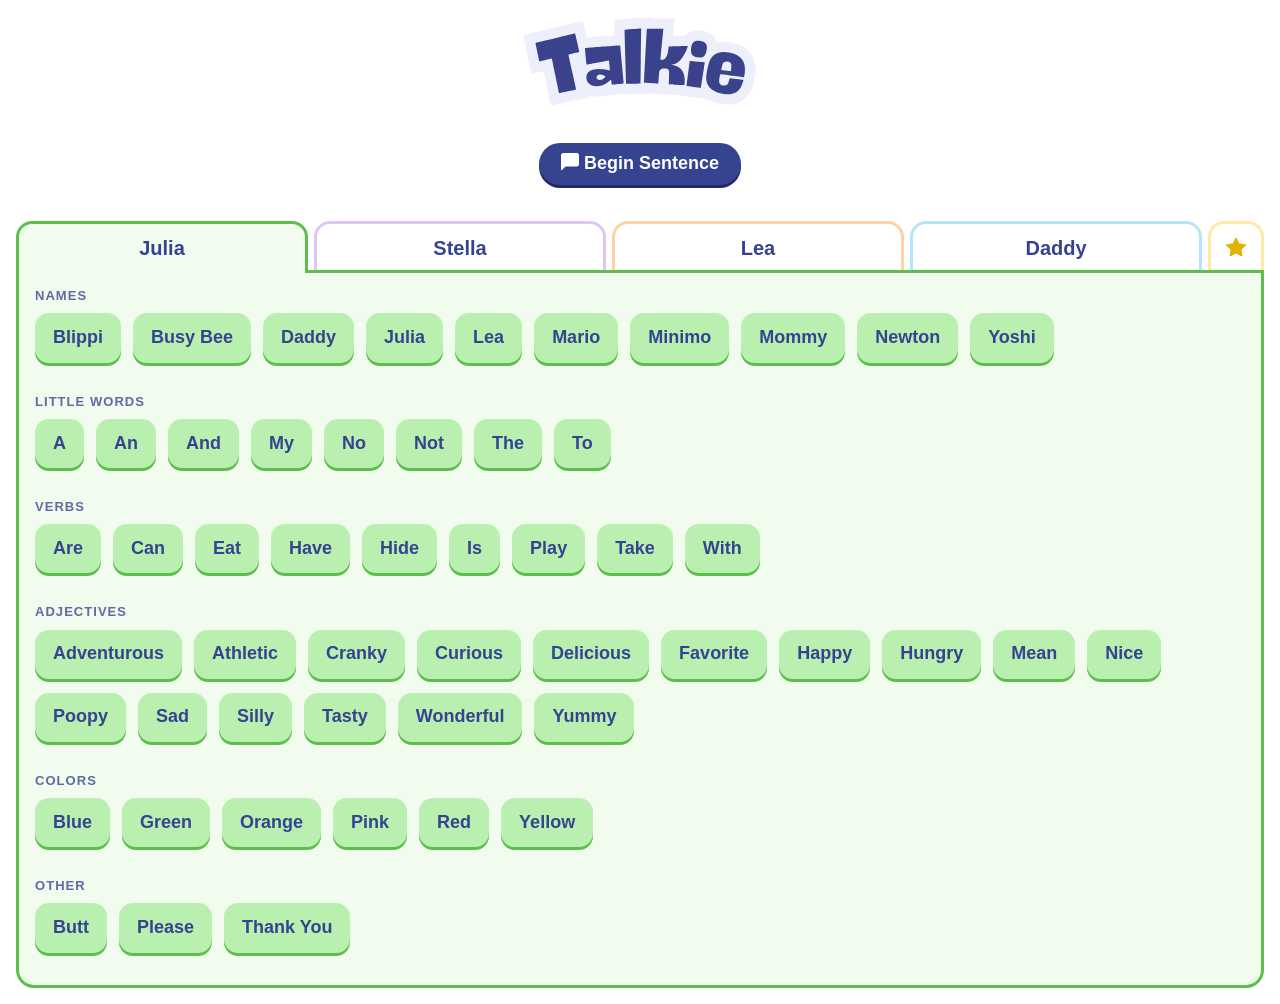
<file: talkie/index.html>
<!doctype html><html lang="en"><head><meta charset="utf-8"/><link rel="icon" href="./favicon.ico"/><meta name="viewport" content="width=device-width,user-scalable=no"/><meta name="theme-color" content="#354390"/><meta name="apple-mobile-web-app-title" content="Talkie"/><meta name="apple-mobile-web-app-capable" content="yes"/><meta name="description" content="Web site created using create-react-app"/><link rel="apple-touch-icon" href="./icon-180.png"/><link rel="manifest" href="./manifest.json"/><link rel="stylesheet" href="https://cdn.jsdelivr.net/npm/bootstrap@3.4.1/dist/css/bootstrap.min.css" integrity="sha384-HSMxcRTRxnN+Bdg0JdbxYKrThecOKuH5zCYotlSAcp1+c8xmyTe9GYg1l9a69psu" crossorigin="anonymous"><link rel="stylesheet" href="https://cdn.jsdelivr.net/npm/bootstrap-icons@1.10.5/font/bootstrap-icons.css"><title>Talkie</title><script defer="defer" src="./static/js/main.a578d090.js"></script><link href="./static/css/main.39e36716.css" rel="stylesheet"></head><body><noscript>You need to enable JavaScript to run this app.</noscript><div id="root"></div></body><script src="code.createjs.com_1.0.0_soundjs.min.js"></script></html>
</file>
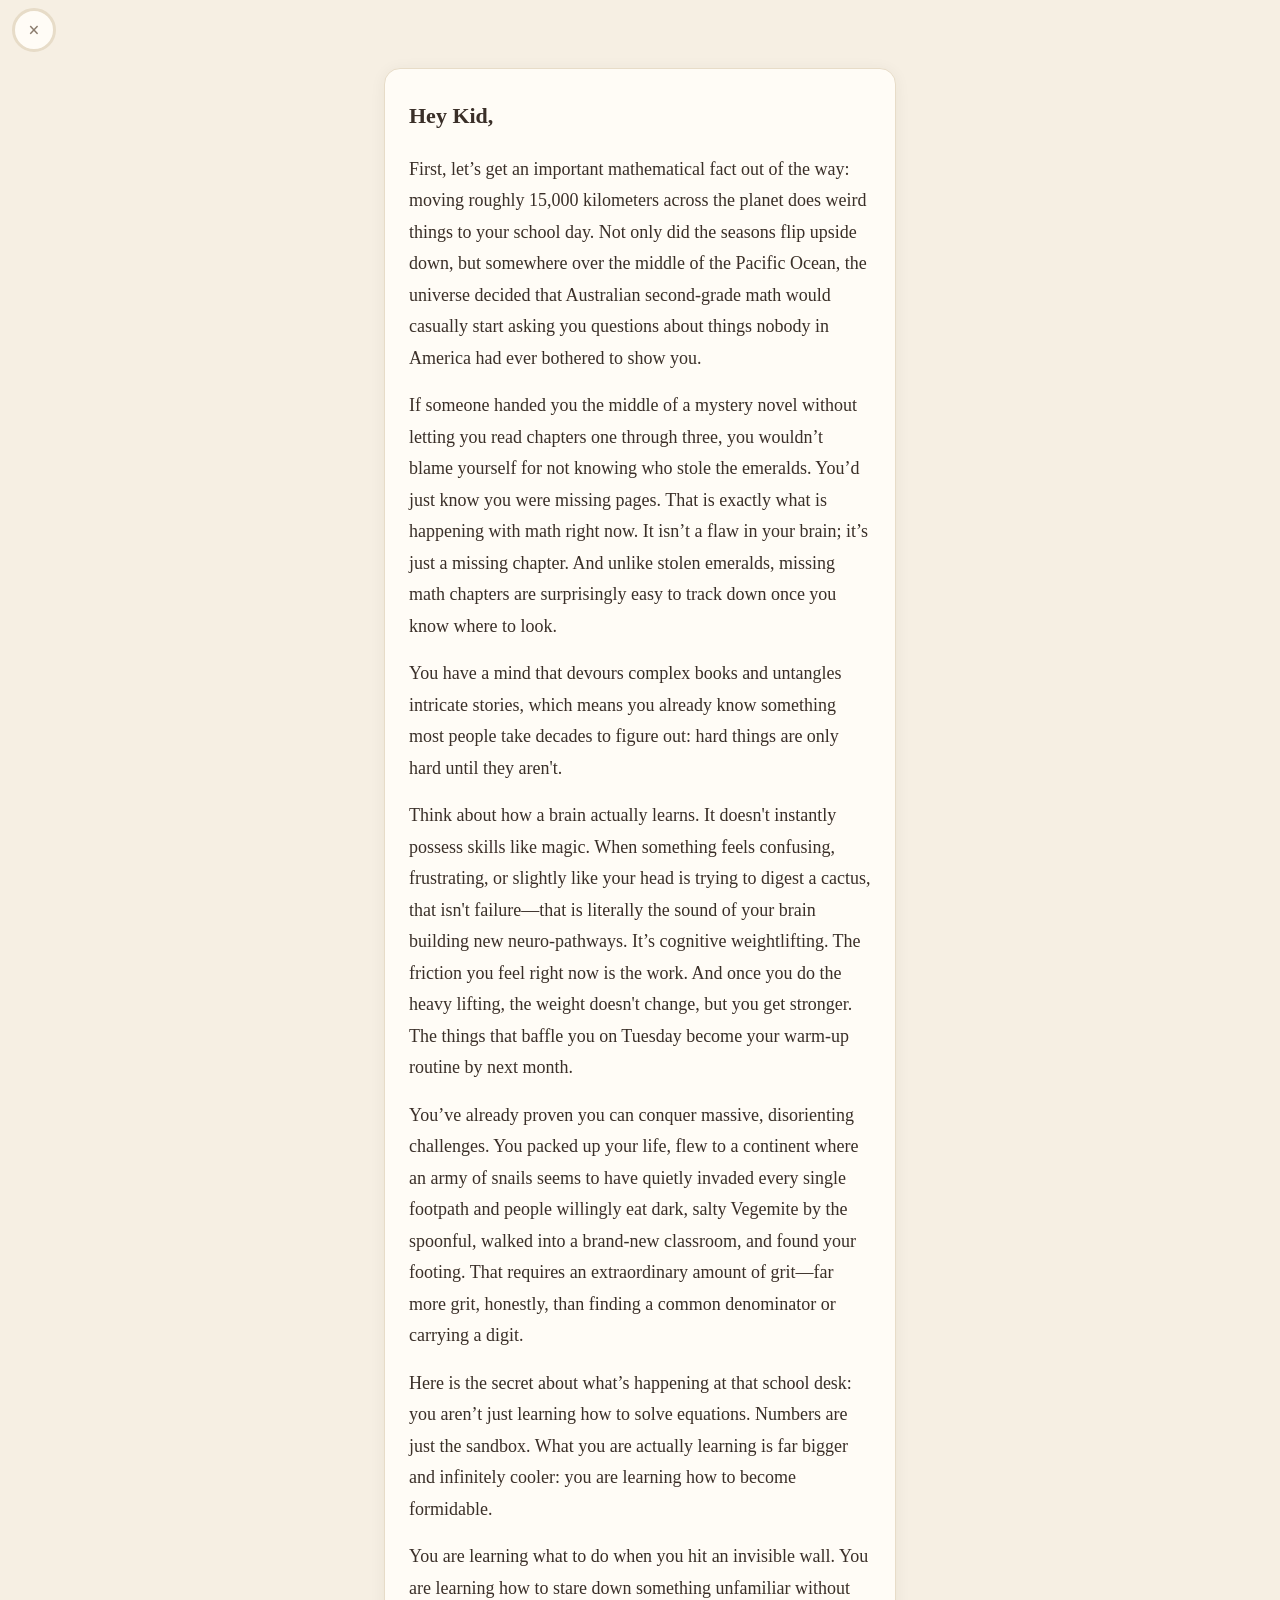
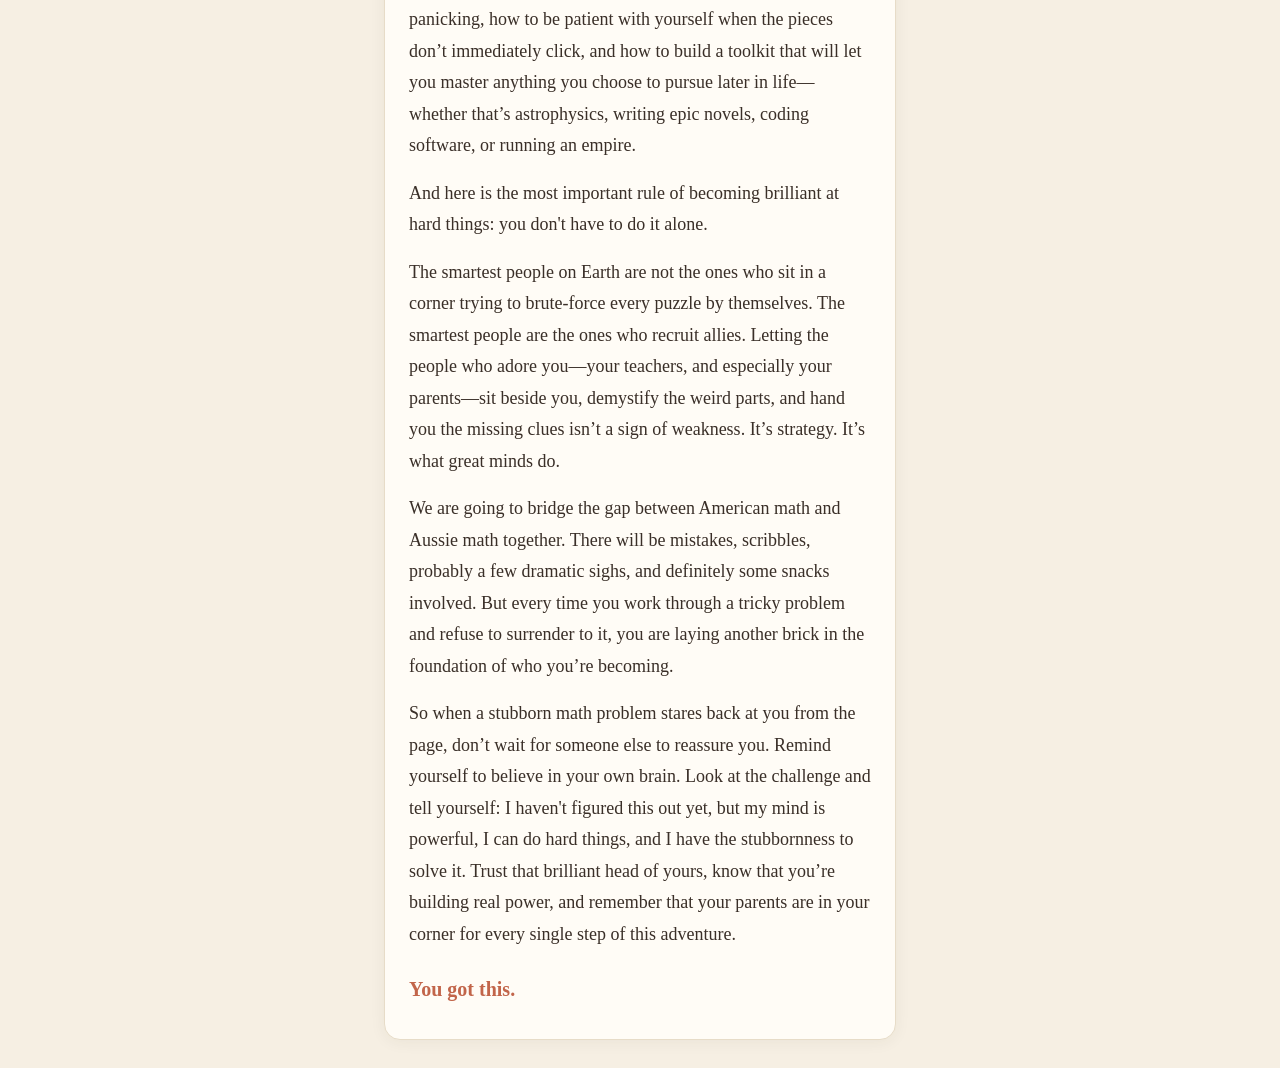
<file: math-practice/hey-kid.html>
<!DOCTYPE html>
<html lang="en">
<head>
<meta charset="utf-8">
<meta name="viewport" content="width=device-width, initial-scale=1.0, viewport-fit=cover">
<title>Hey Kid</title>
<link rel="icon" type="image/svg+xml" href="./icon.svg">
<meta name="theme-color" content="#f6efe3">
<style>
  :root {
    --bg: #f6efe3;
    --paper: #fffcf6;
    --ink: #3a2f28;
    --muted: #8a7b6c;
    --accent: #c2654a;
    --line: #e7dcc8;
  }

  * { box-sizing: border-box; }

  html, body {
    margin: 0;
    background: var(--bg);
    color: var(--ink);
  }

  body {
    font-family: ui-serif, Georgia, 'Times New Roman', serif;
    font-size: 18px;
    line-height: 1.75;
    -webkit-font-smoothing: antialiased;
    padding: env(safe-area-inset-top) 0 calc(28px + env(safe-area-inset-bottom));
  }

  .quit {
    display: inline-flex;
    align-items: center;
    justify-content: center;
    width: 44px;
    height: 44px;
    margin: 8px 0 0 12px;
    border-radius: 50%;
    background: var(--paper);
    border: 3px solid var(--line);
    font-size: 20px;
    font-weight: 700;
    color: var(--muted);
    text-decoration: none;
  }

  main {
    max-width: 560px;
    margin: 0 auto;
    padding: 8px 24px 0;
  }

  .letter {
    background: var(--paper);
    border: 1px solid var(--line);
    border-radius: 16px;
    padding: 28px 24px 32px;
    margin-top: 8px;
    box-shadow: 0 2px 16px rgba(58, 47, 40, 0.06);
  }

  .greeting {
    font-size: 22px;
    font-weight: 600;
    margin: 0 0 18px;
  }

  p { margin: 0 0 16px; }
  p:last-child { margin-bottom: 0; }

  .closing {
    margin-top: 22px;
    font-size: 20px;
    font-weight: 600;
    color: var(--accent);
  }
</style>
</head>
<body>

<a class="quit" href="index.html" aria-label="Back to Math Practice">&times;</a>

<main>
  <div class="letter">
    <p class="greeting">Hey Kid,</p>

    <p>First, let&rsquo;s get an important mathematical fact out of the way: moving roughly 15,000 kilometers across the planet does weird things to your school day. Not only did the seasons flip upside down, but somewhere over the middle of the Pacific Ocean, the universe decided that Australian second-grade math would casually start asking you questions about things nobody in America had ever bothered to show you.</p>

    <p>If someone handed you the middle of a mystery novel without letting you read chapters one through three, you wouldn&rsquo;t blame yourself for not knowing who stole the emeralds. You&rsquo;d just know you were missing pages. That is exactly what is happening with math right now. It isn&rsquo;t a flaw in your brain; it&rsquo;s just a missing chapter. And unlike stolen emeralds, missing math chapters are surprisingly easy to track down once you know where to look.</p>

    <p>You have a mind that devours complex books and untangles intricate stories, which means you already know something most people take decades to figure out: hard things are only hard until they aren't.</p>

    <p>Think about how a brain actually learns. It doesn't instantly possess skills like magic. When something feels confusing, frustrating, or slightly like your head is trying to digest a cactus, that isn't failure&mdash;that is literally the sound of your brain building new neuro-pathways. It&rsquo;s cognitive weightlifting. The friction you feel right now is the work. And once you do the heavy lifting, the weight doesn't change, but you get stronger. The things that baffle you on Tuesday become your warm-up routine by next month.</p>

    <p>You&rsquo;ve already proven you can conquer massive, disorienting challenges. You packed up your life, flew to a continent where an army of snails seems to have quietly invaded every single footpath and people willingly eat dark, salty Vegemite by the spoonful, walked into a brand-new classroom, and found your footing. That requires an extraordinary amount of grit&mdash;far more grit, honestly, than finding a common denominator or carrying a digit.</p>

    <p>Here is the secret about what&rsquo;s happening at that school desk: you aren&rsquo;t just learning how to solve equations. Numbers are just the sandbox. What you are actually learning is far bigger and infinitely cooler: you are learning how to become formidable.</p>

    <p>You are learning what to do when you hit an invisible wall. You are learning how to stare down something unfamiliar without panicking, how to be patient with yourself when the pieces don&rsquo;t immediately click, and how to build a toolkit that will let you master anything you choose to pursue later in life&mdash;whether that&rsquo;s astrophysics, writing epic novels, coding software, or running an empire.</p>

    <p>And here is the most important rule of becoming brilliant at hard things: you don't have to do it alone.</p>

    <p>The smartest people on Earth are not the ones who sit in a corner trying to brute-force every puzzle by themselves. The smartest people are the ones who recruit allies. Letting the people who adore you&mdash;your teachers, and especially your parents&mdash;sit beside you, demystify the weird parts, and hand you the missing clues isn&rsquo;t a sign of weakness. It&rsquo;s strategy. It&rsquo;s what great minds do.</p>

    <p>We are going to bridge the gap between American math and Aussie math together. There will be mistakes, scribbles, probably a few dramatic sighs, and definitely some snacks involved. But every time you work through a tricky problem and refuse to surrender to it, you are laying another brick in the foundation of who you&rsquo;re becoming.</p>

    <p>So when a stubborn math problem stares back at you from the page, don&rsquo;t wait for someone else to reassure you. Remind yourself to believe in your own brain. Look at the challenge and tell yourself: I haven't figured this out yet, but my mind is powerful, I can do hard things, and I have the stubbornness to solve it. Trust that brilliant head of yours, know that you&rsquo;re building real power, and remember that your parents are in your corner for every single step of this adventure.</p>

    <p class="closing">You got this.</p>
  </div>
</main>

</body>
</html>
</file>
<file: talkie/static/css/main.39e36716.css>
:root{--main-text-color:#354390;--quiet-text-color:#5f6aa6;--quiet-fill-color:#eceffb;--quiet-edge-color:#c9cfee;--sentence-border-color:#8f99d1;--star-fill:#ffe9a3;--star-edge:#e0b400;--star-tint:#fff9e0;--voice-fill:#e6e8f5;--voice-edge:#b8bede;--voice-tint:#f6f7fc}.julia{--voice-fill:#b9f0b0;--voice-edge:#5cbf4b;--voice-tint:#f1fbee}.stella{--voice-fill:#dcc6f9;--voice-edge:#9a6fd6;--voice-tint:#f6f0fd}.lea{--voice-fill:#ffd1a6;--voice-edge:#f08a2c;--voice-tint:#fff4e8}.steve{--voice-fill:#b5e4fb;--voice-edge:#4aa3d8;--voice-tint:#eef8fe}.starred{--voice-fill:var(--star-fill);--voice-edge:var(--star-edge);--voice-tint:var(--star-tint)}body{color:#354390;color:var(--main-text-color);font-family:ui-rounded,SF Pro Rounded,Arial Rounded MT Bold,Helvetica Neue,Arial,sans-serif}.Talkie{padding:16px}.logo{margin:0 0 28px;text-align:center}.logo svg{height:auto;max-width:100%;width:240px}.logo-button{-webkit-tap-highlight-color:transparent;background:transparent;border:0;margin:0 auto;max-width:70%;outline:0;padding:0;width:240px}.logo-button,.logo-button span{display:block}.logo-bounce{-webkit-animation:logo-bounce .7s ease-out;animation:logo-bounce .7s ease-out;-webkit-transform-origin:50% 100%;transform-origin:50% 100%}@-webkit-keyframes logo-bounce{0%{-webkit-transform:translateY(0) scale(1);transform:translateY(0) scale(1)}15%{-webkit-transform:translateY(0) scale(1.1,.85);transform:translateY(0) scale(1.1,.85)}40%{-webkit-transform:translateY(-22px) scale(.95,1.08);transform:translateY(-22px) scale(.95,1.08)}65%{-webkit-transform:translateY(0) scale(1.06,.92);transform:translateY(0) scale(1.06,.92)}82%{-webkit-transform:translateY(-6px) scale(1);transform:translateY(-6px) scale(1)}to{-webkit-transform:translateY(0) scale(1);transform:translateY(0) scale(1)}}@keyframes logo-bounce{0%{-webkit-transform:translateY(0) scale(1);transform:translateY(0) scale(1)}15%{-webkit-transform:translateY(0) scale(1.1,.85);transform:translateY(0) scale(1.1,.85)}40%{-webkit-transform:translateY(-22px) scale(.95,1.08);transform:translateY(-22px) scale(.95,1.08)}65%{-webkit-transform:translateY(0) scale(1.06,.92);transform:translateY(0) scale(1.06,.92)}82%{-webkit-transform:translateY(-6px) scale(1);transform:translateY(-6px) scale(1)}to{-webkit-transform:translateY(0) scale(1);transform:translateY(0) scale(1)}}.SoundButton{background-color:#e6e8f5;background-color:var(--voice-fill);border:0;border-radius:14px;box-shadow:0 3px 0 #b8bede;box-shadow:0 3px 0 var(--voice-edge);color:#354390;color:var(--main-text-color);font-size:18px;font-weight:800;margin:0 12px 14px 0;padding:.65em 1em;transition:-webkit-transform .1s;transition:transform .1s;transition:transform .1s,-webkit-transform .1s}.SoundButton:active:not([disabled]){box-shadow:0 1px 0 #b8bede;box-shadow:0 1px 0 var(--voice-edge);-webkit-transform:translateY(2px);transform:translateY(2px)}.recording-wrapper{background-color:#fff;border:3px solid #8f99d1;border:3px solid var(--sentence-border-color);border-radius:18px;margin-bottom:36px;padding:14px 14px 4px;.recording{min-height:64px}.recording>div{color:#5f6aa6;color:var(--quiet-text-color);font-size:18px;padding:.6em 0}.recording-buttons{border-top:2px solid #eceffb;border-top:2px solid var(--quiet-fill-color);min-height:58px;padding-top:10px;.clear-sentence,.exit{float:right}}.backspace,.clear-sentence,.exit,.play,.stop{font-size:20px}.clear-sentence,.exit{background-color:initial;border:0;color:#354390;color:var(--main-text-color);font-size:17px;font-weight:700;padding:6px}.clear-sentence[disabled]{opacity:.35}.backspace{background-color:#eceffb;background-color:var(--quiet-fill-color);border:0;border-radius:14px;box-shadow:0 3px 0 #c9cfee;box-shadow:0 3px 0 var(--quiet-edge-color);color:#354390;color:var(--main-text-color);margin:0 0 14px 4px;padding:.6em .9em}.play,.stop{border:3px solid #354390;border:3px solid var(--main-text-color);border-radius:999px;font-weight:800;padding:6px 18px}.play{background-color:#354390;background-color:var(--main-text-color);color:#fff}.stop{color:#354390;color:var(--main-text-color)}.star-sentence,.stop{background-color:#fff}.star-sentence{border:3px solid #e0b400;border:3px solid var(--star-edge);border-radius:50%;color:#e0b400;color:var(--star-edge);font-size:22px;height:44px;line-height:1;margin-left:6px;padding:0;vertical-align:top;width:44px}.star-sentence[aria-pressed=true]{background-color:#ffe9a3;background-color:var(--star-fill)}.star-sentence[disabled]{opacity:.35}}.sound-is-playing{position:relative}.sound-is-playing:after{border:5px solid red;border-radius:5px;bottom:-5px;content:"";height:6px;left:calc(50% - 3px);position:absolute;width:6px}.tab-wrapper{background-color:#fff}.voice-tabs{display:flex;list-style:none;margin:0;padding:0}.voice-tab{display:flex;flex:1 1;margin-right:6px;min-width:0}.voice-tab:last-child{margin-right:0}.voice-tabs a,.voice-tabs a:focus,.voice-tabs a:hover{align-items:center;background-color:#fff;border:3px solid #e6e8f5;border:3px solid var(--voice-fill);border-bottom:0;border-radius:16px 16px 0 0;color:#354390;color:var(--main-text-color);display:flex;flex:1 1;font-size:16px;font-weight:800;justify-content:center;outline:0;padding:10px 2px 8px;text-align:center;text-decoration:none}.voice-tabs a:focus-visible{box-shadow:inset 0 0 0 3px #b8bede;box-shadow:inset 0 0 0 3px var(--voice-edge)}.voice-tab.active a{background-color:#f6f7fc;background-color:var(--voice-tint);border-color:#b8bede;border-color:var(--voice-edge);margin-bottom:-3px;padding-bottom:11px;position:relative;z-index:1}.voice-tab.starred{flex:0 0 56px}.voice-tab.starred a{color:#e0b400;color:var(--star-edge);font-size:20px}@media (max-width:360px){.voice-tabs a{font-size:14px}.recording-wrapper .button-label{display:none}}@media (min-width:600px){.voice-tabs a{font-size:20px}}.tab-body-wrapper{background-color:#f6f7fc;background-color:var(--voice-tint);border:3px solid #b8bede;border:3px solid var(--voice-edge);border-radius:0 0 18px 18px;padding:16px 16px 0}.begin-record-wrapper{margin-bottom:36px;text-align:center}.begin-record-wrapper button.begin-recording-button{background-color:#354390;background-color:var(--main-text-color);border:0;border-radius:999px;box-shadow:0 3px 0 #1f2a63;color:#fff;font-size:18px;font-weight:800;padding:8px 22px}.category-group{margin-bottom:18px}.starred-empty{color:#5f6aa6;color:var(--quiet-text-color);font-size:18px;margin:0 0 18px}.starred-list{list-style:none;margin:0;padding:0}.starred-row{border-bottom:2px solid #ffe9a3;border-bottom:2px solid var(--star-fill);margin-bottom:14px;padding-bottom:6px}.starred-row:last-child{border-bottom:0;margin-bottom:0}.starred-row .SoundButton{font-size:16px;margin-bottom:10px}.starred-actions{align-items:center;display:flex;margin-bottom:12px}.starred-play{background-color:#354390;background-color:var(--main-text-color);color:#fff}.starred-play,.starred-stop{border:3px solid #354390;border:3px solid var(--main-text-color);border-radius:999px;font-size:18px;font-weight:800;padding:6px 20px}.starred-stop{background-color:#fff;color:#354390;color:var(--main-text-color)}.starred-edit,.starred-remove{background-color:initial;border:0;border-radius:999px;color:#5f6aa6;color:var(--quiet-text-color);font-size:18px;font-weight:700;margin-left:8px;padding:6px 12px}.starred-remove.confirming{background-color:#ffe3e3;color:#b3261e}.starred-edit[disabled],.starred-play[disabled],.starred-remove[disabled]{opacity:.35}.category{color:#5f6aa6;color:var(--quiet-text-color);font-size:13px;font-weight:800;letter-spacing:.08em;margin:0 0 10px;text-transform:uppercase}.SoundButton,.noselect,a,button,li{-webkit-touch-callout:none;-webkit-user-select:none;user-select:none}
/*# sourceMappingURL=main.39e36716.css.map*/
</file>
